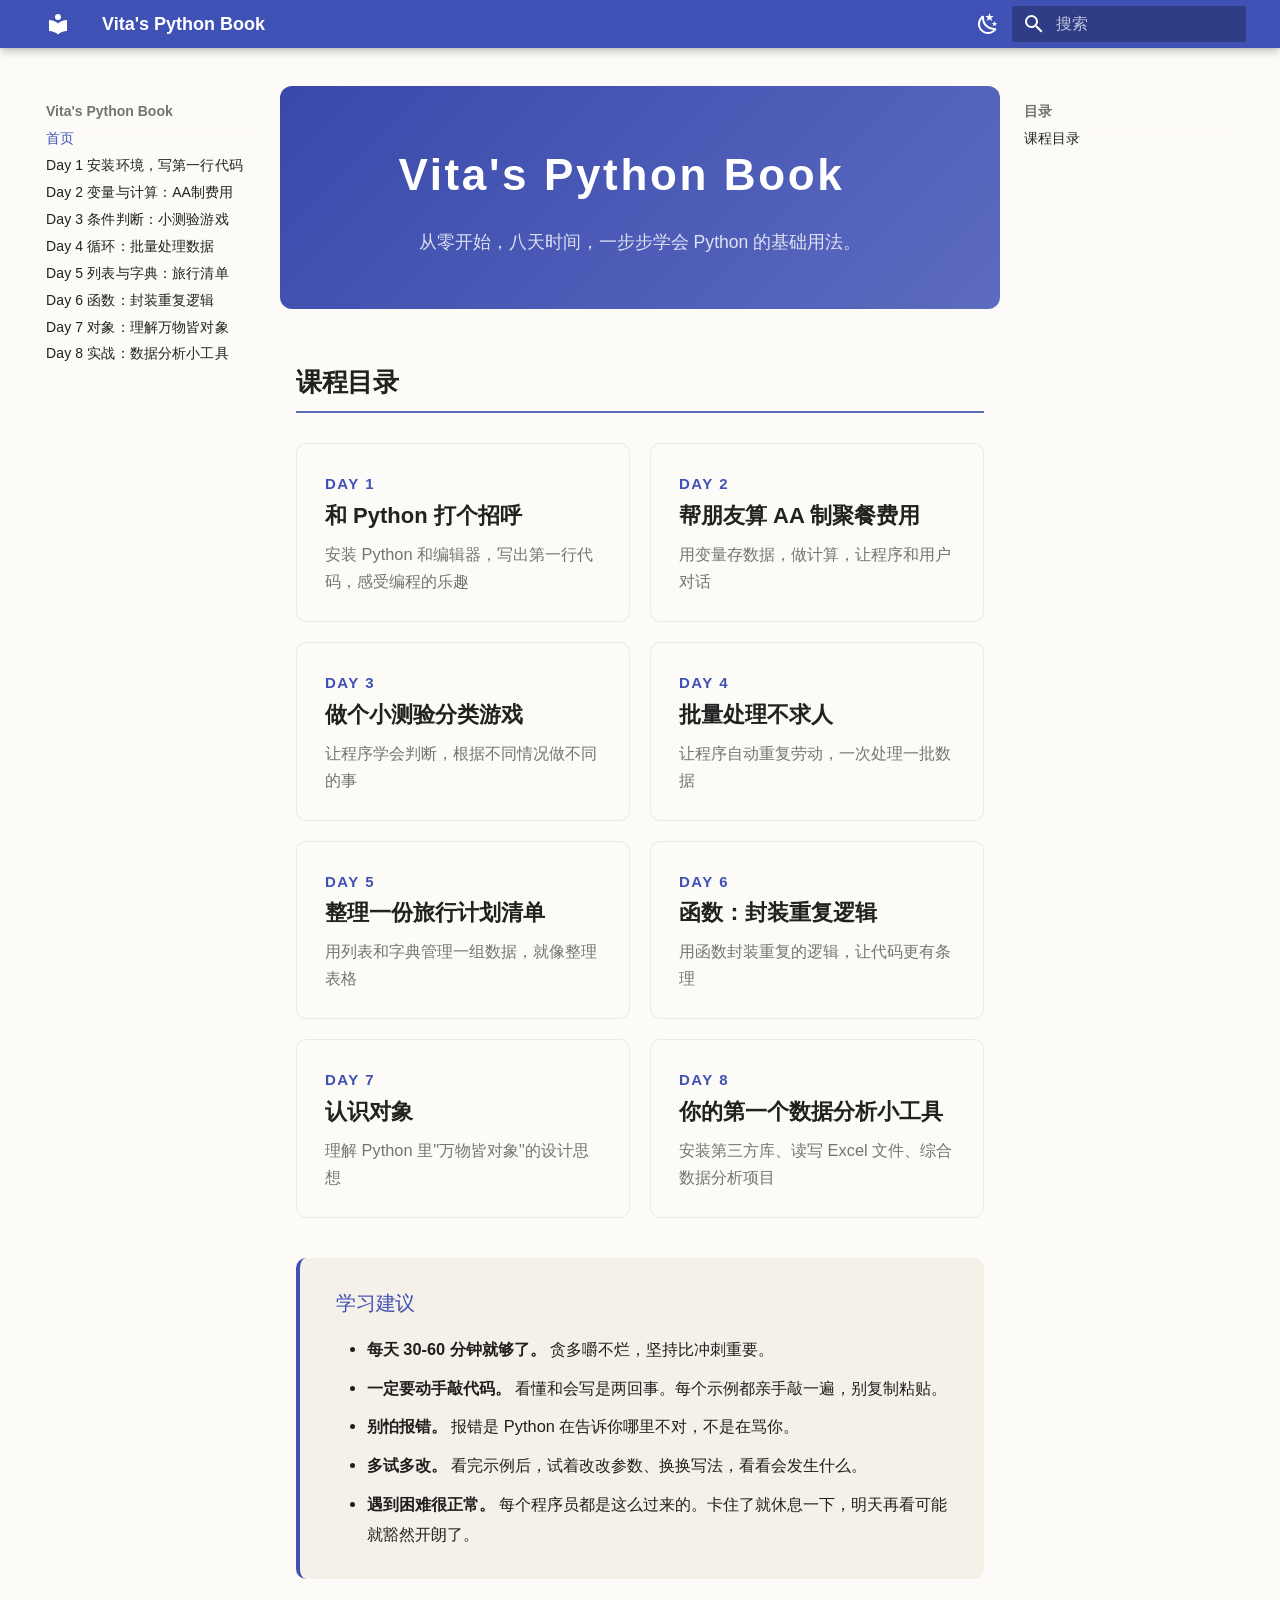
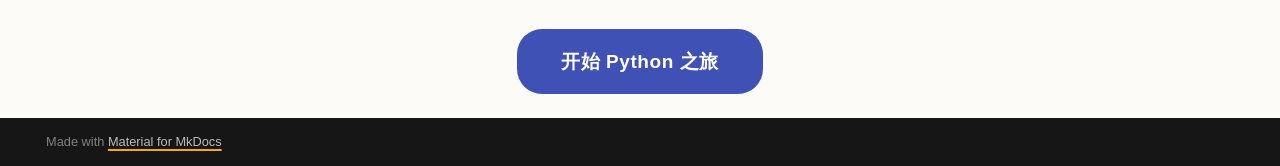
<file: index.html>
<!doctype html>
<html lang="zh" class="no-js">
  <head>
    
      <meta charset="utf-8">
      <meta name="viewport" content="width=device-width,initial-scale=1">
      
        <meta name="description" content="从零开始，八天入门 Python">
      
      
      
      
      
        <link rel="next" href="day1/">
      
      
        
      
      
      <link rel="icon" href="assets/images/favicon.png">
      <meta name="generator" content="mkdocs-1.6.1, mkdocs-material-9.7.5">
    
    
      
        <title>Vita's Python Book</title>
      
    
    
      <link rel="stylesheet" href="assets/stylesheets/main.484c7ddc.min.css">
      
        
        <link rel="stylesheet" href="assets/stylesheets/palette.ab4e12ef.min.css">
      
      


    
    
      
    
    
      
        
        
        <link rel="preconnect" href="https://fonts.gstatic.com" crossorigin>
        <link rel="stylesheet" href="https://fonts.googleapis.com/css?family=LXGW+WenKai:300,300i,400,400i,700,700i%7CJetBrains+Mono:400,400i,700,700i&display=fallback">
        <style>:root{--md-text-font:"LXGW WenKai";--md-code-font:"JetBrains Mono"}</style>
      
    
    
      <link rel="stylesheet" href="stylesheets/extra.css">
    
    <script>__md_scope=new URL(".",location),__md_hash=e=>[...e].reduce(((e,_)=>(e<<5)-e+_.charCodeAt(0)),0),__md_get=(e,_=localStorage,t=__md_scope)=>JSON.parse(_.getItem(t.pathname+"."+e)),__md_set=(e,_,t=localStorage,a=__md_scope)=>{try{t.setItem(a.pathname+"."+e,JSON.stringify(_))}catch(e){}}</script>
    
      

    
    
  </head>
  
  
    
    
      
    
    
    
    
    <body dir="ltr" data-md-color-scheme="default" data-md-color-primary="indigo" data-md-color-accent="amber">
  
    
    <input class="md-toggle" data-md-toggle="drawer" type="checkbox" id="__drawer" autocomplete="off">
    <input class="md-toggle" data-md-toggle="search" type="checkbox" id="__search" autocomplete="off">
    <label class="md-overlay" for="__drawer"></label>
    <div data-md-component="skip">
      
        
        <a href="#vitas-python-book" class="md-skip">
          跳转至
        </a>
      
    </div>
    <div data-md-component="announce">
      
    </div>
    
    
      

  

<header class="md-header md-header--shadow" data-md-component="header">
  <nav class="md-header__inner md-grid" aria-label="页眉">
    <a href="." title="Vita&#39;s Python Book" class="md-header__button md-logo" aria-label="Vita's Python Book" data-md-component="logo">
      
  
  <svg xmlns="http://www.w3.org/2000/svg" viewBox="0 0 24 24"><path d="M12 8a3 3 0 0 0 3-3 3 3 0 0 0-3-3 3 3 0 0 0-3 3 3 3 0 0 0 3 3m0 3.54C9.64 9.35 6.5 8 3 8v11c3.5 0 6.64 1.35 9 3.54 2.36-2.19 5.5-3.54 9-3.54V8c-3.5 0-6.64 1.35-9 3.54"/></svg>

    </a>
    <label class="md-header__button md-icon" for="__drawer">
      
      <svg xmlns="http://www.w3.org/2000/svg" viewBox="0 0 24 24"><path d="M3 6h18v2H3zm0 5h18v2H3zm0 5h18v2H3z"/></svg>
    </label>
    <div class="md-header__title" data-md-component="header-title">
      <div class="md-header__ellipsis">
        <div class="md-header__topic">
          <span class="md-ellipsis">
            Vita's Python Book
          </span>
        </div>
        <div class="md-header__topic" data-md-component="header-topic">
          <span class="md-ellipsis">
            
              首页
            
          </span>
        </div>
      </div>
    </div>
    
      
        <form class="md-header__option" data-md-component="palette">
  
    
    
    
    <input class="md-option" data-md-color-media="" data-md-color-scheme="default" data-md-color-primary="indigo" data-md-color-accent="amber"  aria-label="切换到深色模式"  type="radio" name="__palette" id="__palette_0">
    
      <label class="md-header__button md-icon" title="切换到深色模式" for="__palette_1" hidden>
        <svg xmlns="http://www.w3.org/2000/svg" viewBox="0 0 24 24"><path d="m17.75 4.09-2.53 1.94.91 3.06-2.63-1.81-2.63 1.81.91-3.06-2.53-1.94L12.44 4l1.06-3 1.06 3zm3.5 6.91-1.64 1.25.59 1.98-1.7-1.17-1.7 1.17.59-1.98L15.75 11l2.06-.05L18.5 9l.69 1.95zm-2.28 4.95c.83-.08 1.72 1.1 1.19 1.85-.32.45-.66.87-1.08 1.27C15.17 23 8.84 23 4.94 19.07c-3.91-3.9-3.91-10.24 0-14.14.4-.4.82-.76 1.27-1.08.75-.53 1.93.36 1.85 1.19-.27 2.86.69 5.83 2.89 8.02a9.96 9.96 0 0 0 8.02 2.89m-1.64 2.02a12.08 12.08 0 0 1-7.8-3.47c-2.17-2.19-3.33-5-3.49-7.82-2.81 3.14-2.7 7.96.31 10.98 3.02 3.01 7.84 3.12 10.98.31"/></svg>
      </label>
    
  
    
    
    
    <input class="md-option" data-md-color-media="" data-md-color-scheme="slate" data-md-color-primary="indigo" data-md-color-accent="amber"  aria-label="切换到浅色模式"  type="radio" name="__palette" id="__palette_1">
    
      <label class="md-header__button md-icon" title="切换到浅色模式" for="__palette_0" hidden>
        <svg xmlns="http://www.w3.org/2000/svg" viewBox="0 0 24 24"><path d="M12 7a5 5 0 0 1 5 5 5 5 0 0 1-5 5 5 5 0 0 1-5-5 5 5 0 0 1 5-5m0 2a3 3 0 0 0-3 3 3 3 0 0 0 3 3 3 3 0 0 0 3-3 3 3 0 0 0-3-3m0-7 2.39 3.42C13.65 5.15 12.84 5 12 5s-1.65.15-2.39.42zM3.34 7l4.16-.35A7.2 7.2 0 0 0 5.94 8.5c-.44.74-.69 1.5-.83 2.29zm.02 10 1.76-3.77a7.131 7.131 0 0 0 2.38 4.14zM20.65 7l-1.77 3.79a7.02 7.02 0 0 0-2.38-4.15zm-.01 10-4.14.36c.59-.51 1.12-1.14 1.54-1.86.42-.73.69-1.5.83-2.29zM12 22l-2.41-3.44c.74.27 1.55.44 2.41.44.82 0 1.63-.17 2.37-.44z"/></svg>
      </label>
    
  
</form>
      
    
    
      <script>var palette=__md_get("__palette");if(palette&&palette.color){if("(prefers-color-scheme)"===palette.color.media){var media=matchMedia("(prefers-color-scheme: light)"),input=document.querySelector(media.matches?"[data-md-color-media='(prefers-color-scheme: light)']":"[data-md-color-media='(prefers-color-scheme: dark)']");palette.color.media=input.getAttribute("data-md-color-media"),palette.color.scheme=input.getAttribute("data-md-color-scheme"),palette.color.primary=input.getAttribute("data-md-color-primary"),palette.color.accent=input.getAttribute("data-md-color-accent")}for(var[key,value]of Object.entries(palette.color))document.body.setAttribute("data-md-color-"+key,value)}</script>
    
    
    
      
      
        <label class="md-header__button md-icon" for="__search">
          
          <svg xmlns="http://www.w3.org/2000/svg" viewBox="0 0 24 24"><path d="M9.5 3A6.5 6.5 0 0 1 16 9.5c0 1.61-.59 3.09-1.56 4.23l.27.27h.79l5 5-1.5 1.5-5-5v-.79l-.27-.27A6.52 6.52 0 0 1 9.5 16 6.5 6.5 0 0 1 3 9.5 6.5 6.5 0 0 1 9.5 3m0 2C7 5 5 7 5 9.5S7 14 9.5 14 14 12 14 9.5 12 5 9.5 5"/></svg>
        </label>
        <div class="md-search" data-md-component="search" role="dialog">
  <label class="md-search__overlay" for="__search"></label>
  <div class="md-search__inner" role="search">
    <form class="md-search__form" name="search">
      <input type="text" class="md-search__input" name="query" aria-label="搜索" placeholder="搜索" autocapitalize="off" autocorrect="off" autocomplete="off" spellcheck="false" data-md-component="search-query" required>
      <label class="md-search__icon md-icon" for="__search">
        
        <svg xmlns="http://www.w3.org/2000/svg" viewBox="0 0 24 24"><path d="M9.5 3A6.5 6.5 0 0 1 16 9.5c0 1.61-.59 3.09-1.56 4.23l.27.27h.79l5 5-1.5 1.5-5-5v-.79l-.27-.27A6.52 6.52 0 0 1 9.5 16 6.5 6.5 0 0 1 3 9.5 6.5 6.5 0 0 1 9.5 3m0 2C7 5 5 7 5 9.5S7 14 9.5 14 14 12 14 9.5 12 5 9.5 5"/></svg>
        
        <svg xmlns="http://www.w3.org/2000/svg" viewBox="0 0 24 24"><path d="M20 11v2H8l5.5 5.5-1.42 1.42L4.16 12l7.92-7.92L13.5 5.5 8 11z"/></svg>
      </label>
      <nav class="md-search__options" aria-label="查找">
        
        <button type="reset" class="md-search__icon md-icon" title="清空当前内容" aria-label="清空当前内容" tabindex="-1">
          
          <svg xmlns="http://www.w3.org/2000/svg" viewBox="0 0 24 24"><path d="M19 6.41 17.59 5 12 10.59 6.41 5 5 6.41 10.59 12 5 17.59 6.41 19 12 13.41 17.59 19 19 17.59 13.41 12z"/></svg>
        </button>
      </nav>
      
    </form>
    <div class="md-search__output">
      <div class="md-search__scrollwrap" tabindex="0" data-md-scrollfix>
        <div class="md-search-result" data-md-component="search-result">
          <div class="md-search-result__meta">
            正在初始化搜索引擎
          </div>
          <ol class="md-search-result__list" role="presentation"></ol>
        </div>
      </div>
    </div>
  </div>
</div>
      
    
    
  </nav>
  
</header>
    
    <div class="md-container" data-md-component="container">
      
      
        
          
        
      
      <main class="md-main" data-md-component="main">
        <div class="md-main__inner md-grid">
          
            
              
              <div class="md-sidebar md-sidebar--primary" data-md-component="sidebar" data-md-type="navigation" >
                <div class="md-sidebar__scrollwrap">
                  <div class="md-sidebar__inner">
                    



<nav class="md-nav md-nav--primary" aria-label="导航栏" data-md-level="0">
  <label class="md-nav__title" for="__drawer">
    <a href="." title="Vita&#39;s Python Book" class="md-nav__button md-logo" aria-label="Vita's Python Book" data-md-component="logo">
      
  
  <svg xmlns="http://www.w3.org/2000/svg" viewBox="0 0 24 24"><path d="M12 8a3 3 0 0 0 3-3 3 3 0 0 0-3-3 3 3 0 0 0-3 3 3 3 0 0 0 3 3m0 3.54C9.64 9.35 6.5 8 3 8v11c3.5 0 6.64 1.35 9 3.54 2.36-2.19 5.5-3.54 9-3.54V8c-3.5 0-6.64 1.35-9 3.54"/></svg>

    </a>
    Vita's Python Book
  </label>
  
  <ul class="md-nav__list" data-md-scrollfix>
    
      
      
  
  
    
  
  
  
    <li class="md-nav__item md-nav__item--active">
      
      <input class="md-nav__toggle md-toggle" type="checkbox" id="__toc">
      
      
        
      
      
        <label class="md-nav__link md-nav__link--active" for="__toc">
          
  
  
  <span class="md-ellipsis">
    
  
    首页
  

    
  </span>
  
  

          <span class="md-nav__icon md-icon"></span>
        </label>
      
      <a href="." class="md-nav__link md-nav__link--active">
        
  
  
  <span class="md-ellipsis">
    
  
    首页
  

    
  </span>
  
  

      </a>
      
        

<nav class="md-nav md-nav--secondary" aria-label="目录">
  
  
  
    
  
  
    <label class="md-nav__title" for="__toc">
      <span class="md-nav__icon md-icon"></span>
      目录
    </label>
    <ul class="md-nav__list" data-md-component="toc" data-md-scrollfix>
      
        <li class="md-nav__item">
  <a href="#_1" class="md-nav__link">
    <span class="md-ellipsis">
      
        课程目录
      
    </span>
  </a>
  
</li>
      
    </ul>
  
</nav>
      
    </li>
  

    
      
      
  
  
  
  
    <li class="md-nav__item">
      <a href="day1/" class="md-nav__link">
        
  
  
  <span class="md-ellipsis">
    
  
    Day 1 安装环境，写第一行代码
  

    
  </span>
  
  

      </a>
    </li>
  

    
      
      
  
  
  
  
    <li class="md-nav__item">
      <a href="day2/" class="md-nav__link">
        
  
  
  <span class="md-ellipsis">
    
  
    Day 2 变量与计算：AA制费用
  

    
  </span>
  
  

      </a>
    </li>
  

    
      
      
  
  
  
  
    <li class="md-nav__item">
      <a href="day3/" class="md-nav__link">
        
  
  
  <span class="md-ellipsis">
    
  
    Day 3 条件判断：小测验游戏
  

    
  </span>
  
  

      </a>
    </li>
  

    
      
      
  
  
  
  
    <li class="md-nav__item">
      <a href="day4/" class="md-nav__link">
        
  
  
  <span class="md-ellipsis">
    
  
    Day 4 循环：批量处理数据
  

    
  </span>
  
  

      </a>
    </li>
  

    
      
      
  
  
  
  
    <li class="md-nav__item">
      <a href="day5/" class="md-nav__link">
        
  
  
  <span class="md-ellipsis">
    
  
    Day 5 列表与字典：旅行清单
  

    
  </span>
  
  

      </a>
    </li>
  

    
      
      
  
  
  
  
    <li class="md-nav__item">
      <a href="day6/" class="md-nav__link">
        
  
  
  <span class="md-ellipsis">
    
  
    Day 6 函数：封装重复逻辑
  

    
  </span>
  
  

      </a>
    </li>
  

    
      
      
  
  
  
  
    <li class="md-nav__item">
      <a href="day7/" class="md-nav__link">
        
  
  
  <span class="md-ellipsis">
    
  
    Day 7 对象：理解万物皆对象
  

    
  </span>
  
  

      </a>
    </li>
  

    
      
      
  
  
  
  
    <li class="md-nav__item">
      <a href="day8/" class="md-nav__link">
        
  
  
  <span class="md-ellipsis">
    
  
    Day 8 实战：数据分析小工具
  

    
  </span>
  
  

      </a>
    </li>
  

    
  </ul>
</nav>
                  </div>
                </div>
              </div>
            
            
              
              <div class="md-sidebar md-sidebar--secondary" data-md-component="sidebar" data-md-type="toc" >
                <div class="md-sidebar__scrollwrap">
                  <div class="md-sidebar__inner">
                    

<nav class="md-nav md-nav--secondary" aria-label="目录">
  
  
  
    
  
  
    <label class="md-nav__title" for="__toc">
      <span class="md-nav__icon md-icon"></span>
      目录
    </label>
    <ul class="md-nav__list" data-md-component="toc" data-md-scrollfix>
      
        <li class="md-nav__item">
  <a href="#_1" class="md-nav__link">
    <span class="md-ellipsis">
      
        课程目录
      
    </span>
  </a>
  
</li>
      
    </ul>
  
</nav>
                  </div>
                </div>
              </div>
            
          
          
            <div class="md-content" data-md-component="content">
              
              <article class="md-content__inner md-typeset">
                
                  



<div class="hero-section">
<h1 id="vitas-python-book">Vita's Python Book<a class="headerlink" href="#vitas-python-book" title="Permanent link">&para;</a></h1>
<p class="intro">
从零开始，八天时间，一步步学会 Python 的基础用法。
</p>
</div>
<h2 id="_1">课程目录<a class="headerlink" href="#_1" title="Permanent link">&para;</a></h2>
<div class="day-cards">

<a class="day-card" href="day1/">
  <span class="day-num">DAY 1</span>
  <span class="day-title">和 Python 打个招呼</span>
  <span class="day-desc">安装 Python 和编辑器，写出第一行代码，感受编程的乐趣</span>
</a>

<a class="day-card" href="day2/">
  <span class="day-num">DAY 2</span>
  <span class="day-title">帮朋友算 AA 制聚餐费用</span>
  <span class="day-desc">用变量存数据，做计算，让程序和用户对话</span>
</a>

<a class="day-card" href="day3/">
  <span class="day-num">DAY 3</span>
  <span class="day-title">做个小测验分类游戏</span>
  <span class="day-desc">让程序学会判断，根据不同情况做不同的事</span>
</a>

<a class="day-card" href="day4/">
  <span class="day-num">DAY 4</span>
  <span class="day-title">批量处理不求人</span>
  <span class="day-desc">让程序自动重复劳动，一次处理一批数据</span>
</a>

<a class="day-card" href="day5/">
  <span class="day-num">DAY 5</span>
  <span class="day-title">整理一份旅行计划清单</span>
  <span class="day-desc">用列表和字典管理一组数据，就像整理表格</span>
</a>

<a class="day-card" href="day6/">
  <span class="day-num">DAY 6</span>
  <span class="day-title">函数：封装重复逻辑</span>
  <span class="day-desc">用函数封装重复的逻辑，让代码更有条理</span>
</a>

<a class="day-card" href="day7/">
  <span class="day-num">DAY 7</span>
  <span class="day-title">认识对象</span>
  <span class="day-desc">理解 Python 里"万物皆对象"的设计思想</span>
</a>

<a class="day-card" href="day8/">
  <span class="day-num">DAY 8</span>
  <span class="day-title">你的第一个数据分析小工具</span>
  <span class="day-desc">安装第三方库、读写 Excel 文件、综合数据分析项目</span>
</a>

</div>

<div class="tips-box">
<h3 id="_2">学习建议<a class="headerlink" href="#_2" title="Permanent link">&para;</a></h3>
<ul>
<li><strong>每天 30-60 分钟就够了。</strong> 贪多嚼不烂，坚持比冲刺重要。</li>
<li><strong>一定要动手敲代码。</strong> 看懂和会写是两回事。每个示例都亲手敲一遍，别复制粘贴。</li>
<li><strong>别怕报错。</strong> 报错是 Python 在告诉你哪里不对，不是在骂你。</li>
<li><strong>多试多改。</strong> 看完示例后，试着改改参数、换换写法，看看会发生什么。</li>
<li><strong>遇到困难很正常。</strong> 每个程序员都是这么过来的。卡住了就休息一下，明天再看可能就豁然开朗了。</li>
</ul>
</div>
<div class="cta-section">
<p><a class="cta-button" href="day1/">开始 Python 之旅</a></p>
</div>












                
              </article>
            </div>
          
          
<script>var target=document.getElementById(location.hash.slice(1));target&&target.name&&(target.checked=target.name.startsWith("__tabbed_"))</script>
        </div>
        
          <button type="button" class="md-top md-icon" data-md-component="top" hidden>
  
  <svg xmlns="http://www.w3.org/2000/svg" viewBox="0 0 24 24"><path d="M13 20h-2V8l-5.5 5.5-1.42-1.42L12 4.16l7.92 7.92-1.42 1.42L13 8z"/></svg>
  回到页面顶部
</button>
        
      </main>
      
        <footer class="md-footer">
  
  <div class="md-footer-meta md-typeset">
    <div class="md-footer-meta__inner md-grid">
      <div class="md-copyright">
  
  
    Made with
    <a href="https://squidfunk.github.io/mkdocs-material/" target="_blank" rel="noopener">
      Material for MkDocs
    </a>
  
</div>
      
    </div>
  </div>
</footer>
      
    </div>
    <div class="md-dialog" data-md-component="dialog">
      <div class="md-dialog__inner md-typeset"></div>
    </div>
    
    
    
      
      
      <script id="__config" type="application/json">{"annotate": null, "base": ".", "features": ["navigation.sections", "navigation.top", "navigation.instant", "content.code.copy", "toc.follow"], "search": "assets/javascripts/workers/search.2c215733.min.js", "tags": null, "translations": {"clipboard.copied": "\u5df2\u590d\u5236", "clipboard.copy": "\u590d\u5236", "search.result.more.one": "\u5728\u8be5\u9875\u4e0a\u8fd8\u6709 1 \u4e2a\u7b26\u5408\u6761\u4ef6\u7684\u7ed3\u679c", "search.result.more.other": "\u5728\u8be5\u9875\u4e0a\u8fd8\u6709 # \u4e2a\u7b26\u5408\u6761\u4ef6\u7684\u7ed3\u679c", "search.result.none": "\u6ca1\u6709\u627e\u5230\u7b26\u5408\u6761\u4ef6\u7684\u7ed3\u679c", "search.result.one": "\u627e\u5230 1 \u4e2a\u7b26\u5408\u6761\u4ef6\u7684\u7ed3\u679c", "search.result.other": "# \u4e2a\u7b26\u5408\u6761\u4ef6\u7684\u7ed3\u679c", "search.result.placeholder": "\u952e\u5165\u4ee5\u5f00\u59cb\u641c\u7d22", "search.result.term.missing": "\u7f3a\u5c11", "select.version": "\u9009\u62e9\u5f53\u524d\u7248\u672c"}, "version": null}</script>
    
    
      <script src="assets/javascripts/bundle.79ae519e.min.js"></script>
      
    
  </body>
</html>
</file>
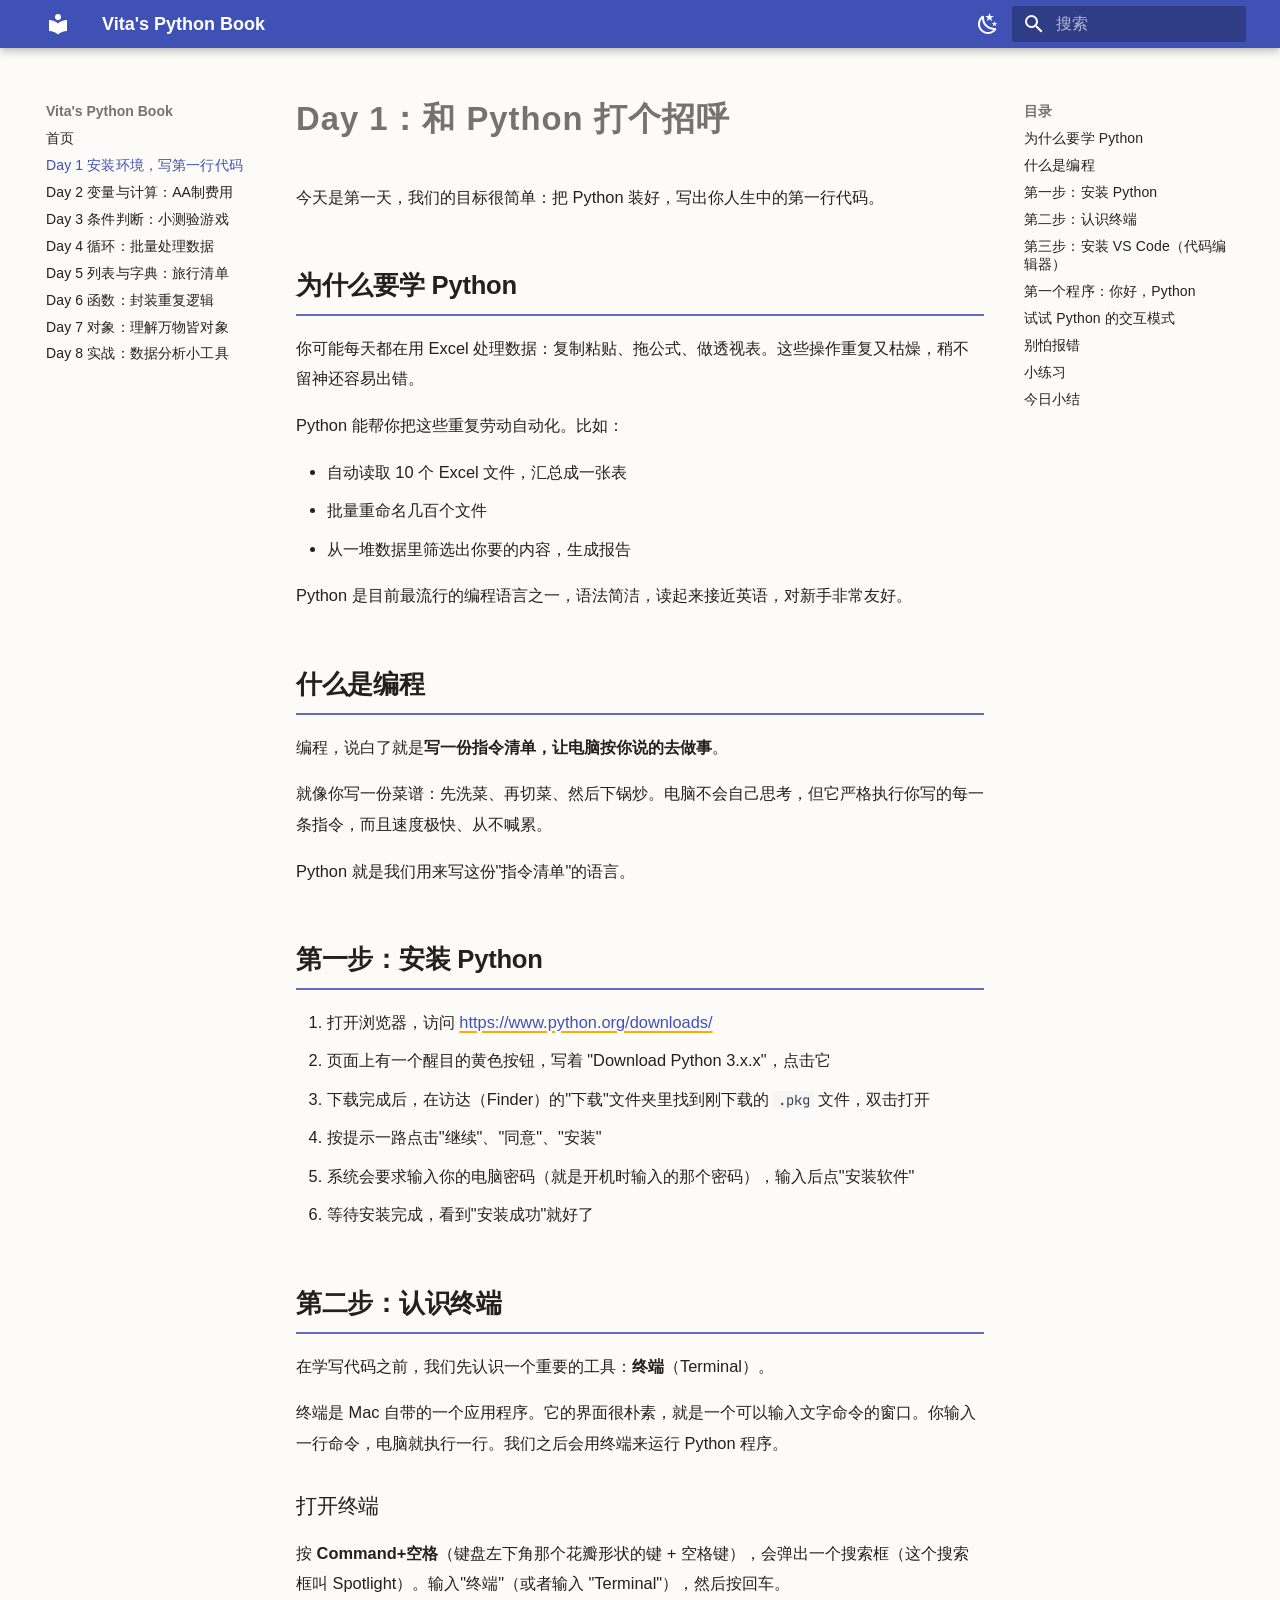
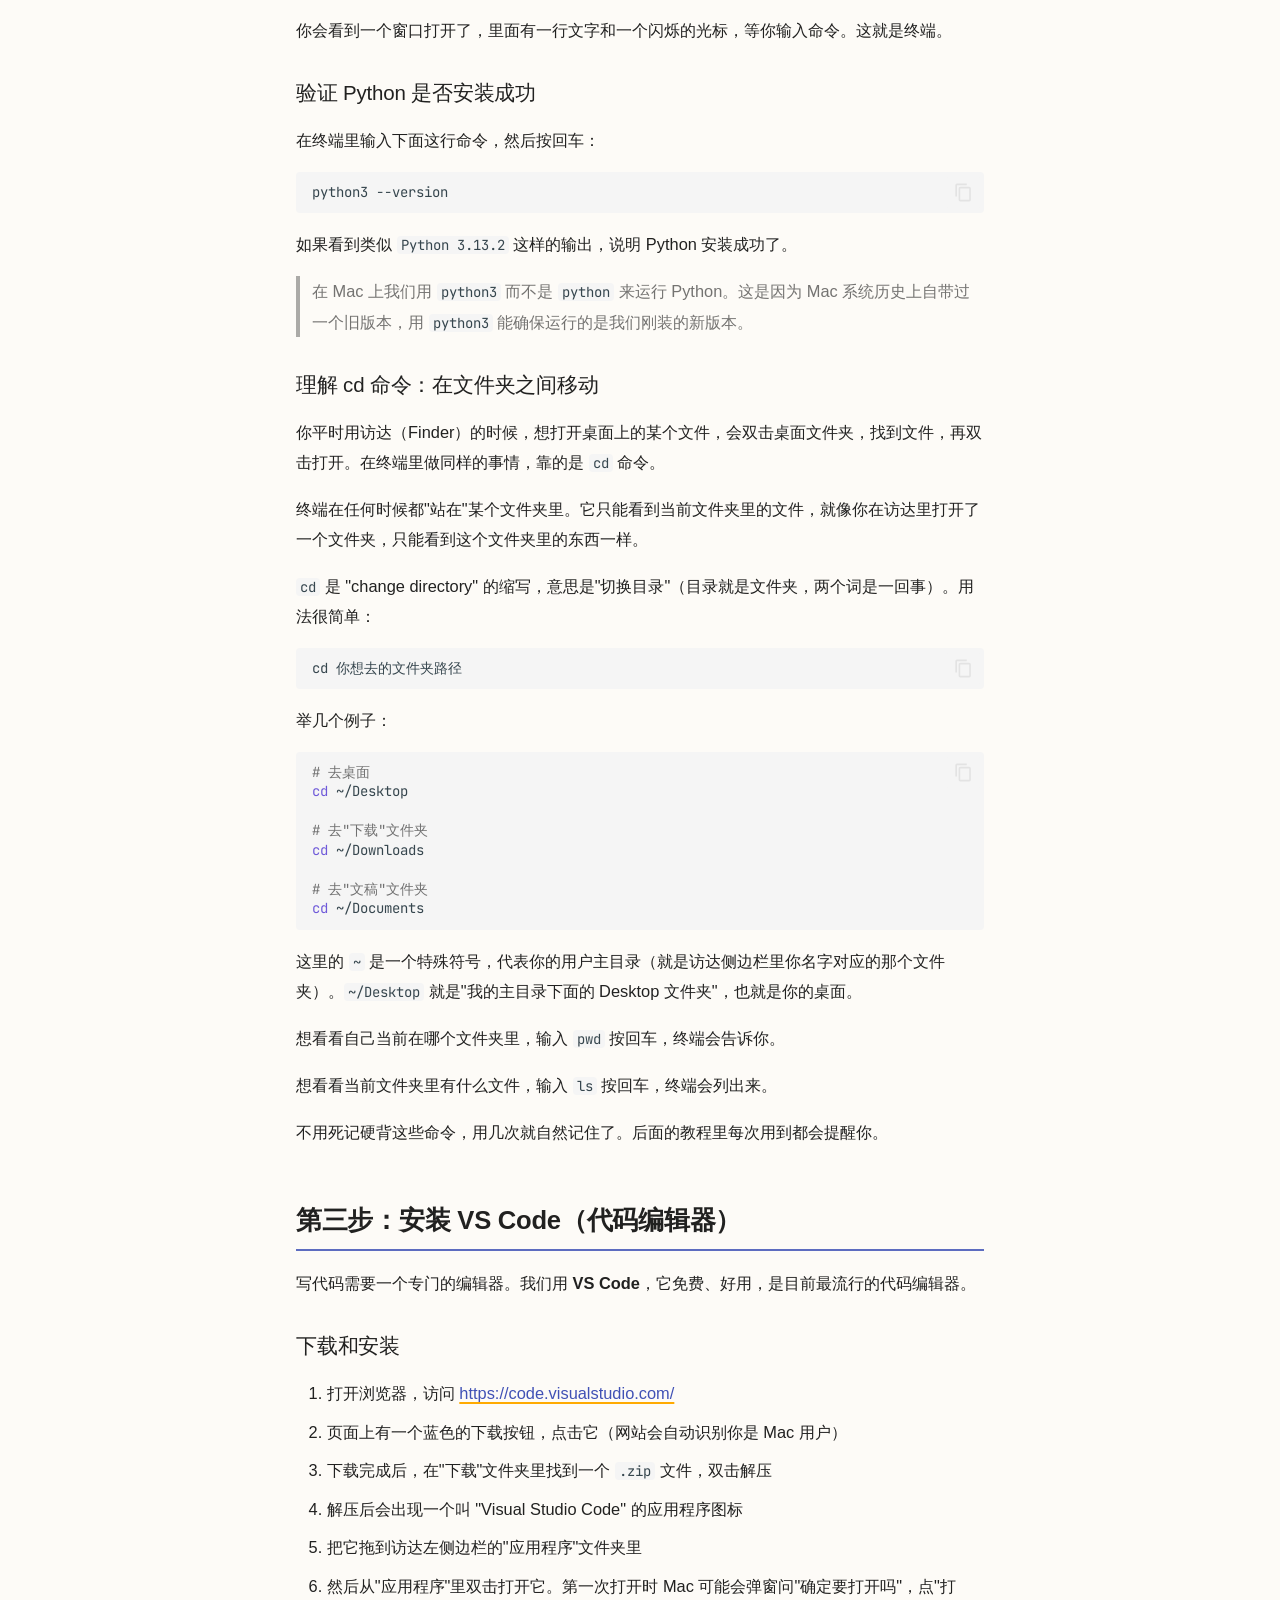
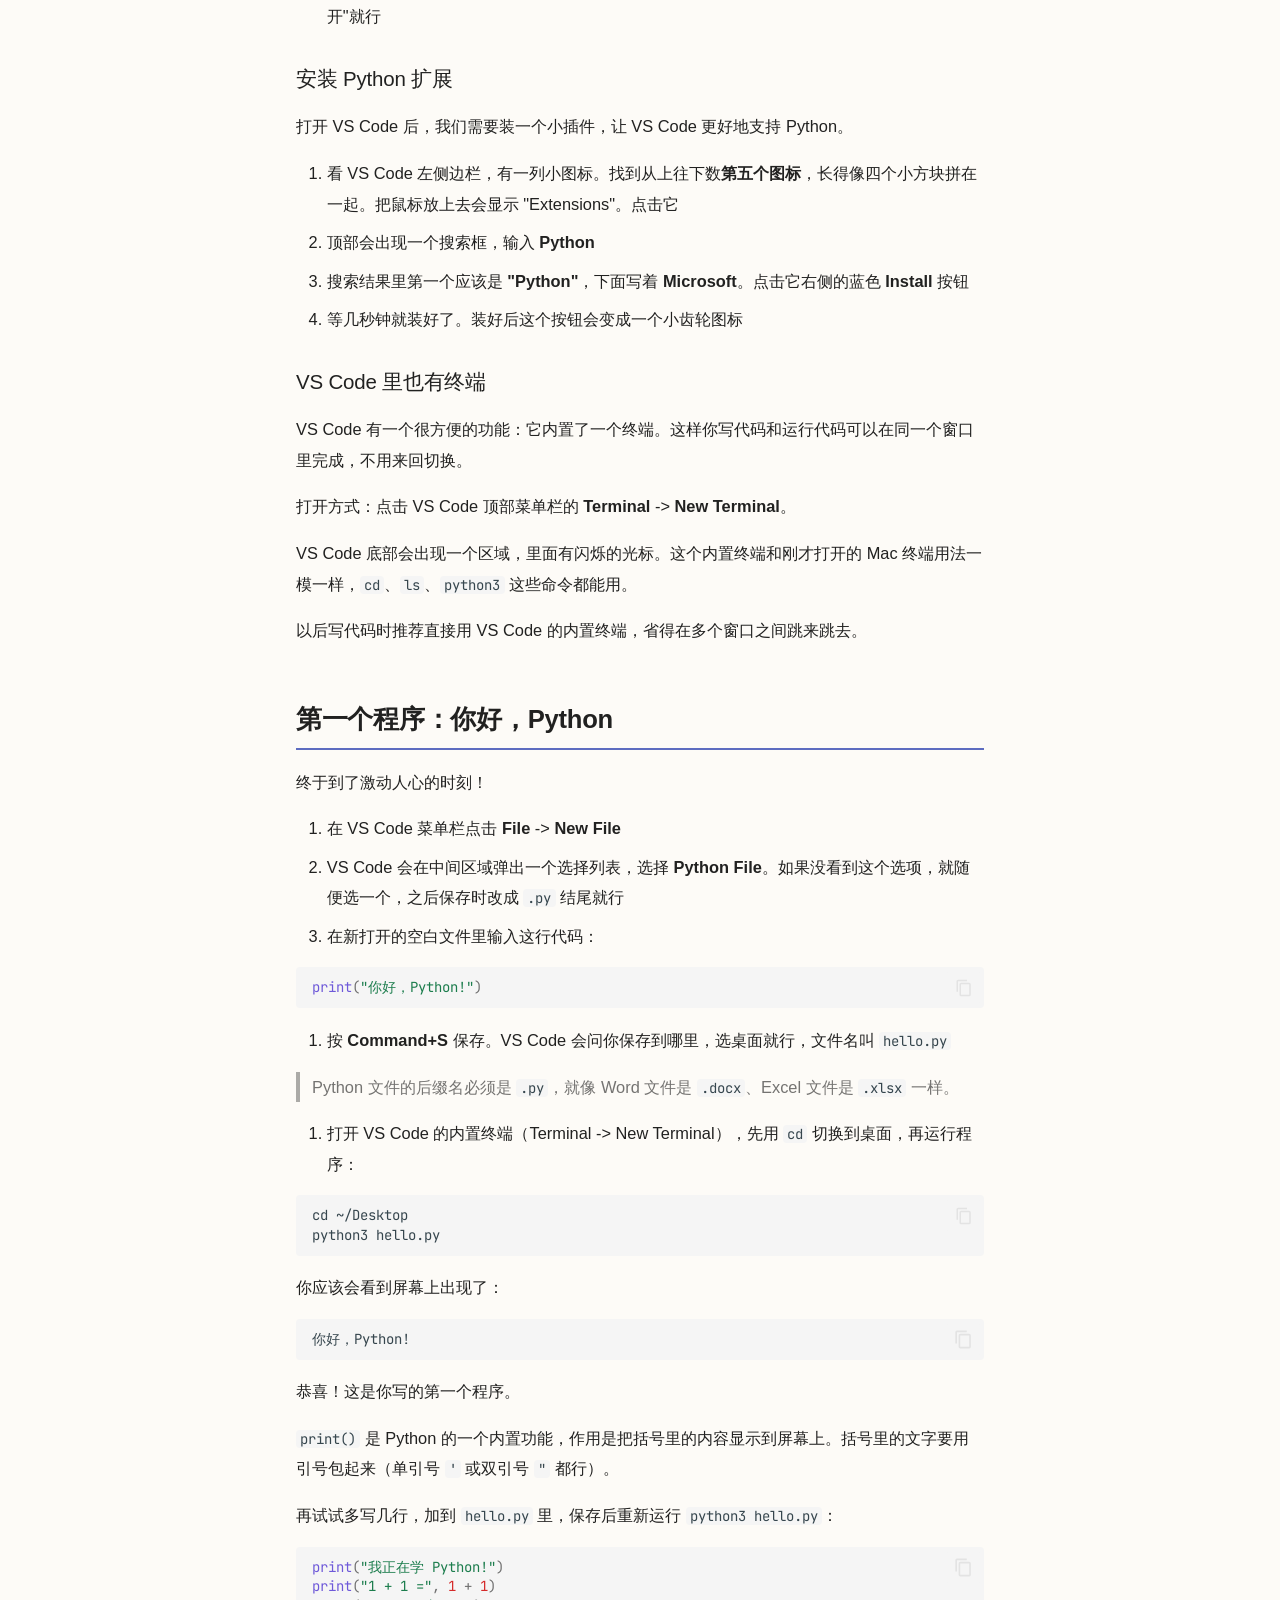
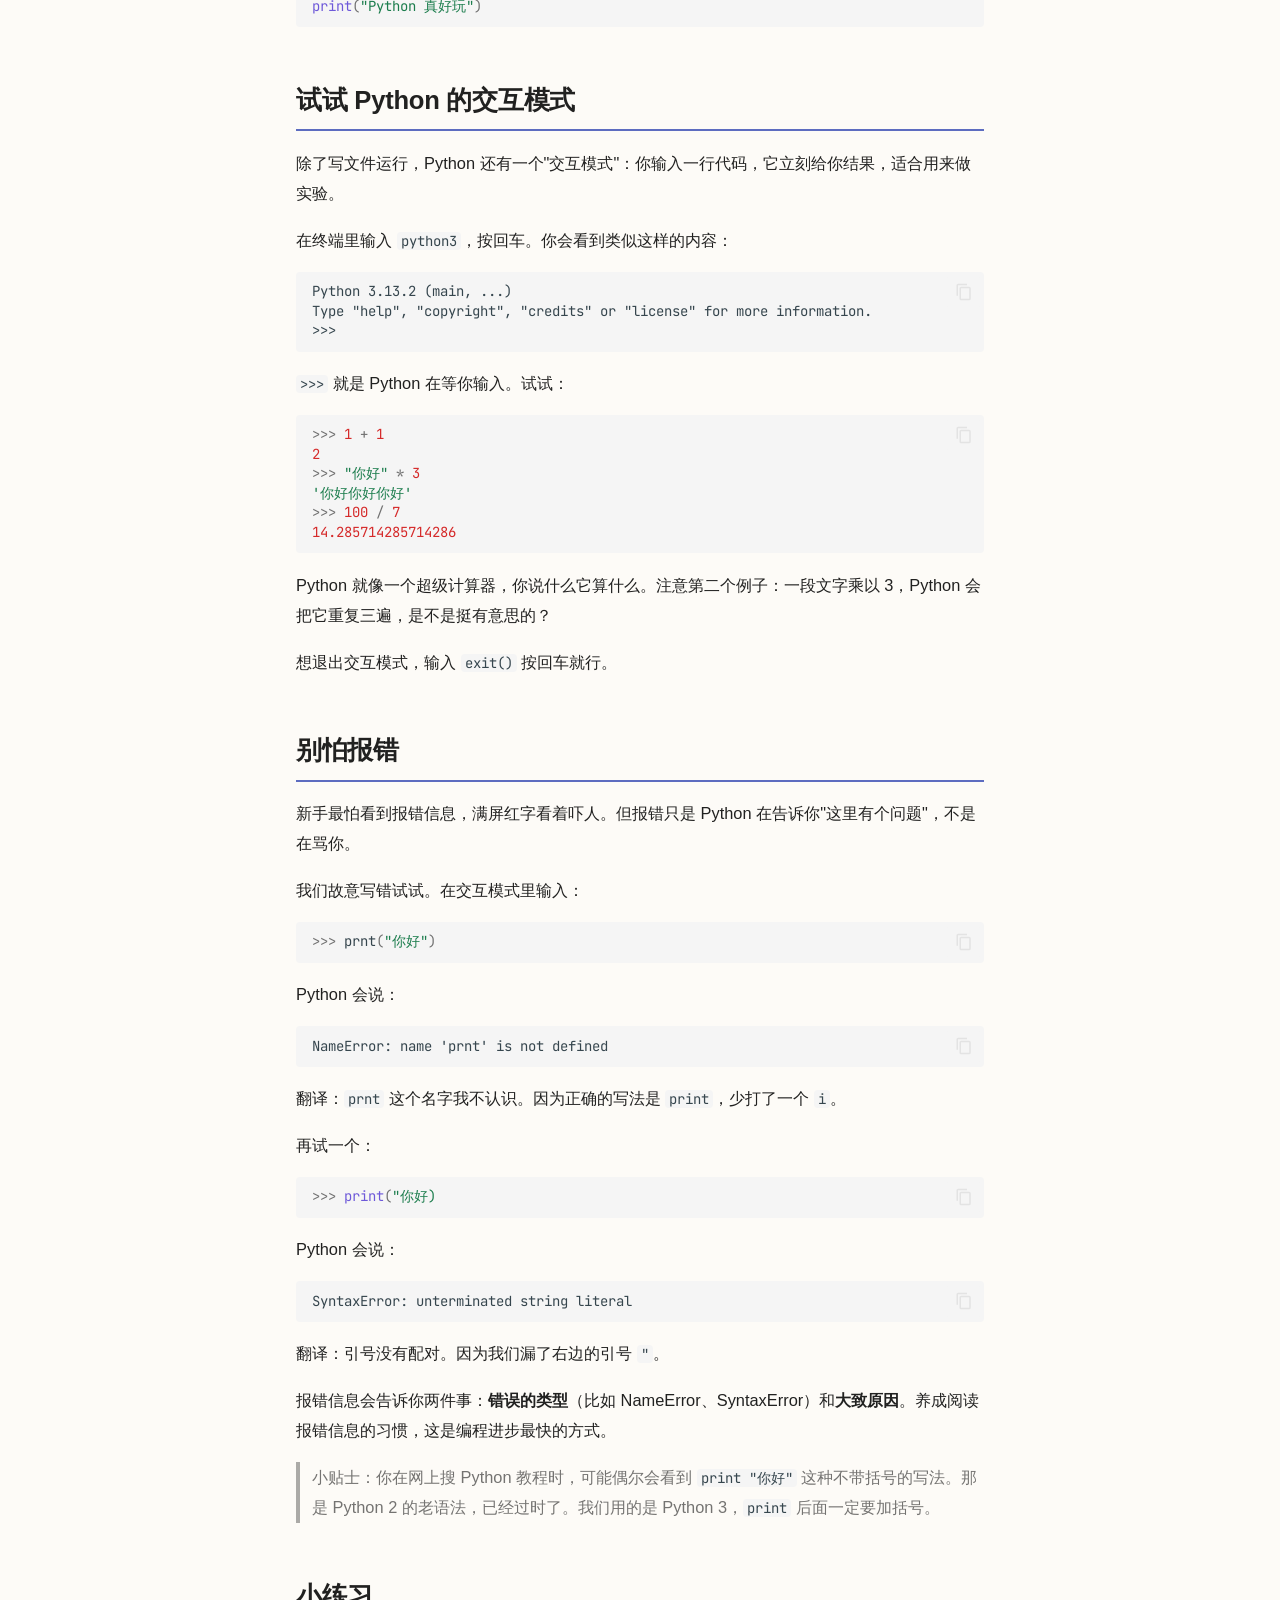
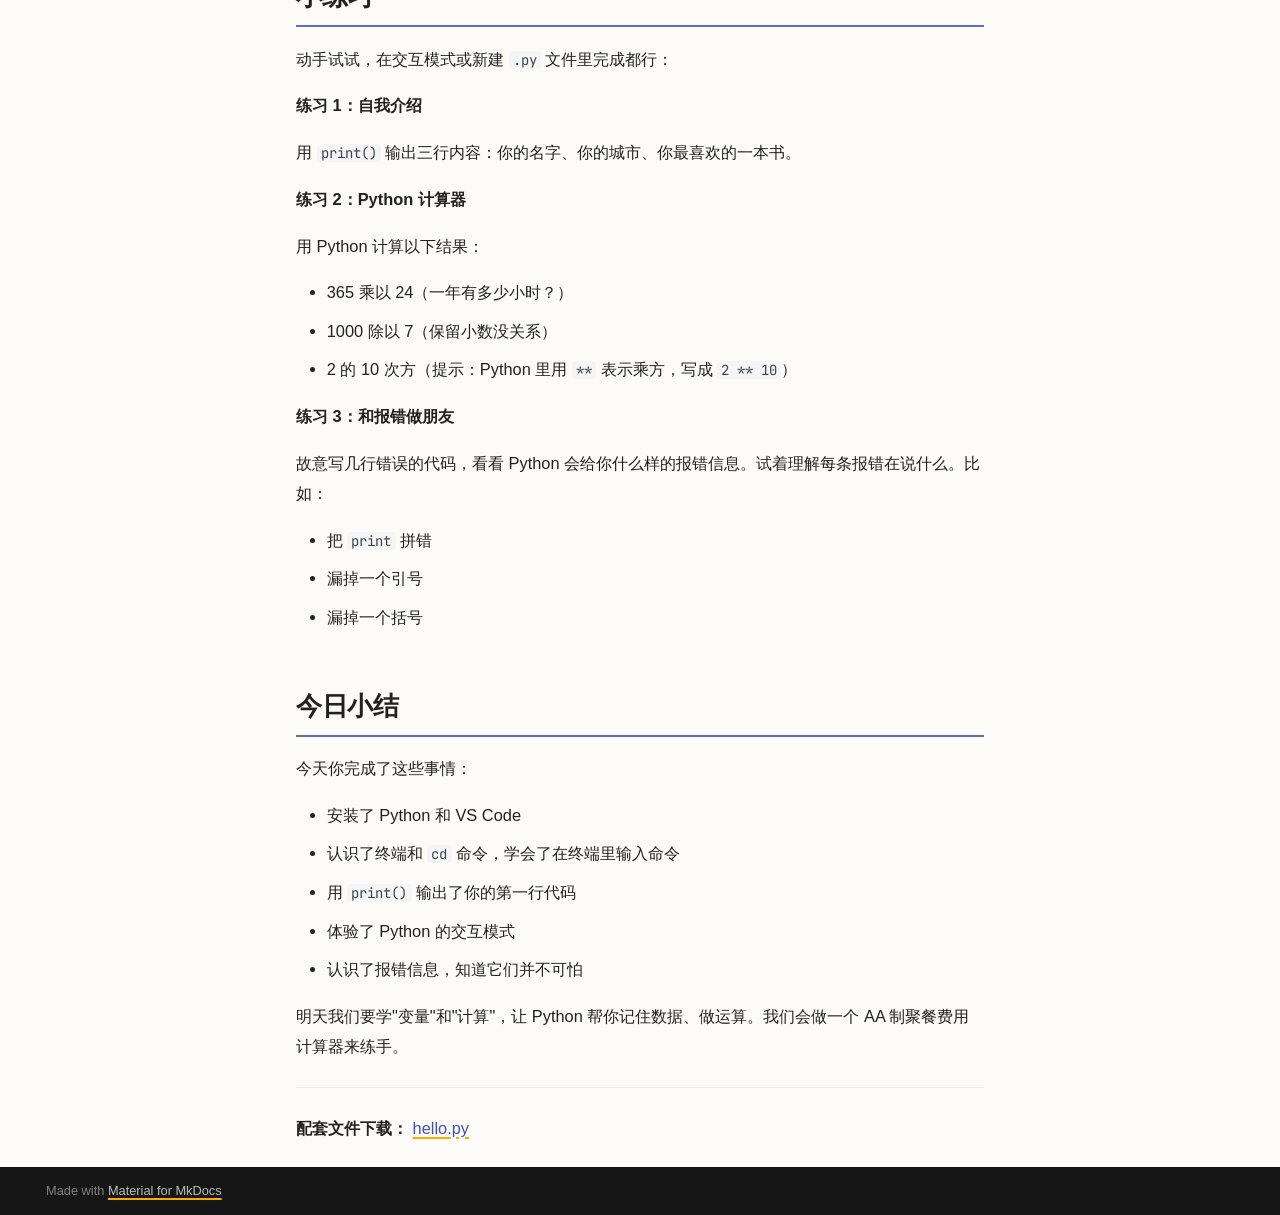
<file: day1/index.html>
<!doctype html>
<html lang="zh" class="no-js">
  <head>
    
      <meta charset="utf-8">
      <meta name="viewport" content="width=device-width,initial-scale=1">
      
        <meta name="description" content="从零开始，八天入门 Python">
      
      
      
      
        <link rel="prev" href="..">
      
      
        <link rel="next" href="../day2/">
      
      
        
      
      
      <link rel="icon" href="../assets/images/favicon.png">
      <meta name="generator" content="mkdocs-1.6.1, mkdocs-material-9.7.5">
    
    
      
        <title>Day 1 安装环境，写第一行代码 - Vita's Python Book</title>
      
    
    
      <link rel="stylesheet" href="../assets/stylesheets/main.484c7ddc.min.css">
      
        
        <link rel="stylesheet" href="../assets/stylesheets/palette.ab4e12ef.min.css">
      
      


    
    
      
    
    
      
        
        
        <link rel="preconnect" href="https://fonts.gstatic.com" crossorigin>
        <link rel="stylesheet" href="https://fonts.googleapis.com/css?family=LXGW+WenKai:300,300i,400,400i,700,700i%7CJetBrains+Mono:400,400i,700,700i&display=fallback">
        <style>:root{--md-text-font:"LXGW WenKai";--md-code-font:"JetBrains Mono"}</style>
      
    
    
      <link rel="stylesheet" href="../stylesheets/extra.css">
    
    <script>__md_scope=new URL("..",location),__md_hash=e=>[...e].reduce(((e,_)=>(e<<5)-e+_.charCodeAt(0)),0),__md_get=(e,_=localStorage,t=__md_scope)=>JSON.parse(_.getItem(t.pathname+"."+e)),__md_set=(e,_,t=localStorage,a=__md_scope)=>{try{t.setItem(a.pathname+"."+e,JSON.stringify(_))}catch(e){}}</script>
    
      

    
    
  </head>
  
  
    
    
      
    
    
    
    
    <body dir="ltr" data-md-color-scheme="default" data-md-color-primary="indigo" data-md-color-accent="amber">
  
    
    <input class="md-toggle" data-md-toggle="drawer" type="checkbox" id="__drawer" autocomplete="off">
    <input class="md-toggle" data-md-toggle="search" type="checkbox" id="__search" autocomplete="off">
    <label class="md-overlay" for="__drawer"></label>
    <div data-md-component="skip">
      
        
        <a href="#day-1-python" class="md-skip">
          跳转至
        </a>
      
    </div>
    <div data-md-component="announce">
      
    </div>
    
    
      

  

<header class="md-header md-header--shadow" data-md-component="header">
  <nav class="md-header__inner md-grid" aria-label="页眉">
    <a href=".." title="Vita&#39;s Python Book" class="md-header__button md-logo" aria-label="Vita's Python Book" data-md-component="logo">
      
  
  <svg xmlns="http://www.w3.org/2000/svg" viewBox="0 0 24 24"><path d="M12 8a3 3 0 0 0 3-3 3 3 0 0 0-3-3 3 3 0 0 0-3 3 3 3 0 0 0 3 3m0 3.54C9.64 9.35 6.5 8 3 8v11c3.5 0 6.64 1.35 9 3.54 2.36-2.19 5.5-3.54 9-3.54V8c-3.5 0-6.64 1.35-9 3.54"/></svg>

    </a>
    <label class="md-header__button md-icon" for="__drawer">
      
      <svg xmlns="http://www.w3.org/2000/svg" viewBox="0 0 24 24"><path d="M3 6h18v2H3zm0 5h18v2H3zm0 5h18v2H3z"/></svg>
    </label>
    <div class="md-header__title" data-md-component="header-title">
      <div class="md-header__ellipsis">
        <div class="md-header__topic">
          <span class="md-ellipsis">
            Vita's Python Book
          </span>
        </div>
        <div class="md-header__topic" data-md-component="header-topic">
          <span class="md-ellipsis">
            
              Day 1 安装环境，写第一行代码
            
          </span>
        </div>
      </div>
    </div>
    
      
        <form class="md-header__option" data-md-component="palette">
  
    
    
    
    <input class="md-option" data-md-color-media="" data-md-color-scheme="default" data-md-color-primary="indigo" data-md-color-accent="amber"  aria-label="切换到深色模式"  type="radio" name="__palette" id="__palette_0">
    
      <label class="md-header__button md-icon" title="切换到深色模式" for="__palette_1" hidden>
        <svg xmlns="http://www.w3.org/2000/svg" viewBox="0 0 24 24"><path d="m17.75 4.09-2.53 1.94.91 3.06-2.63-1.81-2.63 1.81.91-3.06-2.53-1.94L12.44 4l1.06-3 1.06 3zm3.5 6.91-1.64 1.25.59 1.98-1.7-1.17-1.7 1.17.59-1.98L15.75 11l2.06-.05L18.5 9l.69 1.95zm-2.28 4.95c.83-.08 1.72 1.1 1.19 1.85-.32.45-.66.87-1.08 1.27C15.17 23 8.84 23 4.94 19.07c-3.91-3.9-3.91-10.24 0-14.14.4-.4.82-.76 1.27-1.08.75-.53 1.93.36 1.85 1.19-.27 2.86.69 5.83 2.89 8.02a9.96 9.96 0 0 0 8.02 2.89m-1.64 2.02a12.08 12.08 0 0 1-7.8-3.47c-2.17-2.19-3.33-5-3.49-7.82-2.81 3.14-2.7 7.96.31 10.98 3.02 3.01 7.84 3.12 10.98.31"/></svg>
      </label>
    
  
    
    
    
    <input class="md-option" data-md-color-media="" data-md-color-scheme="slate" data-md-color-primary="indigo" data-md-color-accent="amber"  aria-label="切换到浅色模式"  type="radio" name="__palette" id="__palette_1">
    
      <label class="md-header__button md-icon" title="切换到浅色模式" for="__palette_0" hidden>
        <svg xmlns="http://www.w3.org/2000/svg" viewBox="0 0 24 24"><path d="M12 7a5 5 0 0 1 5 5 5 5 0 0 1-5 5 5 5 0 0 1-5-5 5 5 0 0 1 5-5m0 2a3 3 0 0 0-3 3 3 3 0 0 0 3 3 3 3 0 0 0 3-3 3 3 0 0 0-3-3m0-7 2.39 3.42C13.65 5.15 12.84 5 12 5s-1.65.15-2.39.42zM3.34 7l4.16-.35A7.2 7.2 0 0 0 5.94 8.5c-.44.74-.69 1.5-.83 2.29zm.02 10 1.76-3.77a7.131 7.131 0 0 0 2.38 4.14zM20.65 7l-1.77 3.79a7.02 7.02 0 0 0-2.38-4.15zm-.01 10-4.14.36c.59-.51 1.12-1.14 1.54-1.86.42-.73.69-1.5.83-2.29zM12 22l-2.41-3.44c.74.27 1.55.44 2.41.44.82 0 1.63-.17 2.37-.44z"/></svg>
      </label>
    
  
</form>
      
    
    
      <script>var palette=__md_get("__palette");if(palette&&palette.color){if("(prefers-color-scheme)"===palette.color.media){var media=matchMedia("(prefers-color-scheme: light)"),input=document.querySelector(media.matches?"[data-md-color-media='(prefers-color-scheme: light)']":"[data-md-color-media='(prefers-color-scheme: dark)']");palette.color.media=input.getAttribute("data-md-color-media"),palette.color.scheme=input.getAttribute("data-md-color-scheme"),palette.color.primary=input.getAttribute("data-md-color-primary"),palette.color.accent=input.getAttribute("data-md-color-accent")}for(var[key,value]of Object.entries(palette.color))document.body.setAttribute("data-md-color-"+key,value)}</script>
    
    
    
      
      
        <label class="md-header__button md-icon" for="__search">
          
          <svg xmlns="http://www.w3.org/2000/svg" viewBox="0 0 24 24"><path d="M9.5 3A6.5 6.5 0 0 1 16 9.5c0 1.61-.59 3.09-1.56 4.23l.27.27h.79l5 5-1.5 1.5-5-5v-.79l-.27-.27A6.52 6.52 0 0 1 9.5 16 6.5 6.5 0 0 1 3 9.5 6.5 6.5 0 0 1 9.5 3m0 2C7 5 5 7 5 9.5S7 14 9.5 14 14 12 14 9.5 12 5 9.5 5"/></svg>
        </label>
        <div class="md-search" data-md-component="search" role="dialog">
  <label class="md-search__overlay" for="__search"></label>
  <div class="md-search__inner" role="search">
    <form class="md-search__form" name="search">
      <input type="text" class="md-search__input" name="query" aria-label="搜索" placeholder="搜索" autocapitalize="off" autocorrect="off" autocomplete="off" spellcheck="false" data-md-component="search-query" required>
      <label class="md-search__icon md-icon" for="__search">
        
        <svg xmlns="http://www.w3.org/2000/svg" viewBox="0 0 24 24"><path d="M9.5 3A6.5 6.5 0 0 1 16 9.5c0 1.61-.59 3.09-1.56 4.23l.27.27h.79l5 5-1.5 1.5-5-5v-.79l-.27-.27A6.52 6.52 0 0 1 9.5 16 6.5 6.5 0 0 1 3 9.5 6.5 6.5 0 0 1 9.5 3m0 2C7 5 5 7 5 9.5S7 14 9.5 14 14 12 14 9.5 12 5 9.5 5"/></svg>
        
        <svg xmlns="http://www.w3.org/2000/svg" viewBox="0 0 24 24"><path d="M20 11v2H8l5.5 5.5-1.42 1.42L4.16 12l7.92-7.92L13.5 5.5 8 11z"/></svg>
      </label>
      <nav class="md-search__options" aria-label="查找">
        
        <button type="reset" class="md-search__icon md-icon" title="清空当前内容" aria-label="清空当前内容" tabindex="-1">
          
          <svg xmlns="http://www.w3.org/2000/svg" viewBox="0 0 24 24"><path d="M19 6.41 17.59 5 12 10.59 6.41 5 5 6.41 10.59 12 5 17.59 6.41 19 12 13.41 17.59 19 19 17.59 13.41 12z"/></svg>
        </button>
      </nav>
      
    </form>
    <div class="md-search__output">
      <div class="md-search__scrollwrap" tabindex="0" data-md-scrollfix>
        <div class="md-search-result" data-md-component="search-result">
          <div class="md-search-result__meta">
            正在初始化搜索引擎
          </div>
          <ol class="md-search-result__list" role="presentation"></ol>
        </div>
      </div>
    </div>
  </div>
</div>
      
    
    
  </nav>
  
</header>
    
    <div class="md-container" data-md-component="container">
      
      
        
          
        
      
      <main class="md-main" data-md-component="main">
        <div class="md-main__inner md-grid">
          
            
              
              <div class="md-sidebar md-sidebar--primary" data-md-component="sidebar" data-md-type="navigation" >
                <div class="md-sidebar__scrollwrap">
                  <div class="md-sidebar__inner">
                    



<nav class="md-nav md-nav--primary" aria-label="导航栏" data-md-level="0">
  <label class="md-nav__title" for="__drawer">
    <a href=".." title="Vita&#39;s Python Book" class="md-nav__button md-logo" aria-label="Vita's Python Book" data-md-component="logo">
      
  
  <svg xmlns="http://www.w3.org/2000/svg" viewBox="0 0 24 24"><path d="M12 8a3 3 0 0 0 3-3 3 3 0 0 0-3-3 3 3 0 0 0-3 3 3 3 0 0 0 3 3m0 3.54C9.64 9.35 6.5 8 3 8v11c3.5 0 6.64 1.35 9 3.54 2.36-2.19 5.5-3.54 9-3.54V8c-3.5 0-6.64 1.35-9 3.54"/></svg>

    </a>
    Vita's Python Book
  </label>
  
  <ul class="md-nav__list" data-md-scrollfix>
    
      
      
  
  
  
  
    <li class="md-nav__item">
      <a href=".." class="md-nav__link">
        
  
  
  <span class="md-ellipsis">
    
  
    首页
  

    
  </span>
  
  

      </a>
    </li>
  

    
      
      
  
  
    
  
  
  
    <li class="md-nav__item md-nav__item--active">
      
      <input class="md-nav__toggle md-toggle" type="checkbox" id="__toc">
      
      
        
      
      
        <label class="md-nav__link md-nav__link--active" for="__toc">
          
  
  
  <span class="md-ellipsis">
    
  
    Day 1 安装环境，写第一行代码
  

    
  </span>
  
  

          <span class="md-nav__icon md-icon"></span>
        </label>
      
      <a href="./" class="md-nav__link md-nav__link--active">
        
  
  
  <span class="md-ellipsis">
    
  
    Day 1 安装环境，写第一行代码
  

    
  </span>
  
  

      </a>
      
        

<nav class="md-nav md-nav--secondary" aria-label="目录">
  
  
  
    
  
  
    <label class="md-nav__title" for="__toc">
      <span class="md-nav__icon md-icon"></span>
      目录
    </label>
    <ul class="md-nav__list" data-md-component="toc" data-md-scrollfix>
      
        <li class="md-nav__item">
  <a href="#python" class="md-nav__link">
    <span class="md-ellipsis">
      
        为什么要学 Python
      
    </span>
  </a>
  
</li>
      
        <li class="md-nav__item">
  <a href="#_1" class="md-nav__link">
    <span class="md-ellipsis">
      
        什么是编程
      
    </span>
  </a>
  
</li>
      
        <li class="md-nav__item">
  <a href="#python_1" class="md-nav__link">
    <span class="md-ellipsis">
      
        第一步：安装 Python
      
    </span>
  </a>
  
</li>
      
        <li class="md-nav__item">
  <a href="#_2" class="md-nav__link">
    <span class="md-ellipsis">
      
        第二步：认识终端
      
    </span>
  </a>
  
</li>
      
        <li class="md-nav__item">
  <a href="#vs-code" class="md-nav__link">
    <span class="md-ellipsis">
      
        第三步：安装 VS Code（代码编辑器）
      
    </span>
  </a>
  
</li>
      
        <li class="md-nav__item">
  <a href="#python_4" class="md-nav__link">
    <span class="md-ellipsis">
      
        第一个程序：你好，Python
      
    </span>
  </a>
  
</li>
      
        <li class="md-nav__item">
  <a href="#python_5" class="md-nav__link">
    <span class="md-ellipsis">
      
        试试 Python 的交互模式
      
    </span>
  </a>
  
</li>
      
        <li class="md-nav__item">
  <a href="#_5" class="md-nav__link">
    <span class="md-ellipsis">
      
        别怕报错
      
    </span>
  </a>
  
</li>
      
        <li class="md-nav__item">
  <a href="#_6" class="md-nav__link">
    <span class="md-ellipsis">
      
        小练习
      
    </span>
  </a>
  
</li>
      
        <li class="md-nav__item">
  <a href="#_7" class="md-nav__link">
    <span class="md-ellipsis">
      
        今日小结
      
    </span>
  </a>
  
</li>
      
    </ul>
  
</nav>
      
    </li>
  

    
      
      
  
  
  
  
    <li class="md-nav__item">
      <a href="../day2/" class="md-nav__link">
        
  
  
  <span class="md-ellipsis">
    
  
    Day 2 变量与计算：AA制费用
  

    
  </span>
  
  

      </a>
    </li>
  

    
      
      
  
  
  
  
    <li class="md-nav__item">
      <a href="../day3/" class="md-nav__link">
        
  
  
  <span class="md-ellipsis">
    
  
    Day 3 条件判断：小测验游戏
  

    
  </span>
  
  

      </a>
    </li>
  

    
      
      
  
  
  
  
    <li class="md-nav__item">
      <a href="../day4/" class="md-nav__link">
        
  
  
  <span class="md-ellipsis">
    
  
    Day 4 循环：批量处理数据
  

    
  </span>
  
  

      </a>
    </li>
  

    
      
      
  
  
  
  
    <li class="md-nav__item">
      <a href="../day5/" class="md-nav__link">
        
  
  
  <span class="md-ellipsis">
    
  
    Day 5 列表与字典：旅行清单
  

    
  </span>
  
  

      </a>
    </li>
  

    
      
      
  
  
  
  
    <li class="md-nav__item">
      <a href="../day6/" class="md-nav__link">
        
  
  
  <span class="md-ellipsis">
    
  
    Day 6 函数：封装重复逻辑
  

    
  </span>
  
  

      </a>
    </li>
  

    
      
      
  
  
  
  
    <li class="md-nav__item">
      <a href="../day7/" class="md-nav__link">
        
  
  
  <span class="md-ellipsis">
    
  
    Day 7 对象：理解万物皆对象
  

    
  </span>
  
  

      </a>
    </li>
  

    
      
      
  
  
  
  
    <li class="md-nav__item">
      <a href="../day8/" class="md-nav__link">
        
  
  
  <span class="md-ellipsis">
    
  
    Day 8 实战：数据分析小工具
  

    
  </span>
  
  

      </a>
    </li>
  

    
  </ul>
</nav>
                  </div>
                </div>
              </div>
            
            
              
              <div class="md-sidebar md-sidebar--secondary" data-md-component="sidebar" data-md-type="toc" >
                <div class="md-sidebar__scrollwrap">
                  <div class="md-sidebar__inner">
                    

<nav class="md-nav md-nav--secondary" aria-label="目录">
  
  
  
    
  
  
    <label class="md-nav__title" for="__toc">
      <span class="md-nav__icon md-icon"></span>
      目录
    </label>
    <ul class="md-nav__list" data-md-component="toc" data-md-scrollfix>
      
        <li class="md-nav__item">
  <a href="#python" class="md-nav__link">
    <span class="md-ellipsis">
      
        为什么要学 Python
      
    </span>
  </a>
  
</li>
      
        <li class="md-nav__item">
  <a href="#_1" class="md-nav__link">
    <span class="md-ellipsis">
      
        什么是编程
      
    </span>
  </a>
  
</li>
      
        <li class="md-nav__item">
  <a href="#python_1" class="md-nav__link">
    <span class="md-ellipsis">
      
        第一步：安装 Python
      
    </span>
  </a>
  
</li>
      
        <li class="md-nav__item">
  <a href="#_2" class="md-nav__link">
    <span class="md-ellipsis">
      
        第二步：认识终端
      
    </span>
  </a>
  
</li>
      
        <li class="md-nav__item">
  <a href="#vs-code" class="md-nav__link">
    <span class="md-ellipsis">
      
        第三步：安装 VS Code（代码编辑器）
      
    </span>
  </a>
  
</li>
      
        <li class="md-nav__item">
  <a href="#python_4" class="md-nav__link">
    <span class="md-ellipsis">
      
        第一个程序：你好，Python
      
    </span>
  </a>
  
</li>
      
        <li class="md-nav__item">
  <a href="#python_5" class="md-nav__link">
    <span class="md-ellipsis">
      
        试试 Python 的交互模式
      
    </span>
  </a>
  
</li>
      
        <li class="md-nav__item">
  <a href="#_5" class="md-nav__link">
    <span class="md-ellipsis">
      
        别怕报错
      
    </span>
  </a>
  
</li>
      
        <li class="md-nav__item">
  <a href="#_6" class="md-nav__link">
    <span class="md-ellipsis">
      
        小练习
      
    </span>
  </a>
  
</li>
      
        <li class="md-nav__item">
  <a href="#_7" class="md-nav__link">
    <span class="md-ellipsis">
      
        今日小结
      
    </span>
  </a>
  
</li>
      
    </ul>
  
</nav>
                  </div>
                </div>
              </div>
            
          
          
            <div class="md-content" data-md-component="content">
              
              <article class="md-content__inner md-typeset">
                
                  



<h1 id="day-1-python">Day 1：和 Python 打个招呼<a class="headerlink" href="#day-1-python" title="Permanent link">&para;</a></h1>
<p>今天是第一天，我们的目标很简单：把 Python 装好，写出你人生中的第一行代码。</p>
<h2 id="python">为什么要学 Python<a class="headerlink" href="#python" title="Permanent link">&para;</a></h2>
<p>你可能每天都在用 Excel 处理数据：复制粘贴、拖公式、做透视表。这些操作重复又枯燥，稍不留神还容易出错。</p>
<p>Python 能帮你把这些重复劳动自动化。比如：</p>
<ul>
<li>自动读取 10 个 Excel 文件，汇总成一张表</li>
<li>批量重命名几百个文件</li>
<li>从一堆数据里筛选出你要的内容，生成报告</li>
</ul>
<p>Python 是目前最流行的编程语言之一，语法简洁，读起来接近英语，对新手非常友好。</p>
<h2 id="_1">什么是编程<a class="headerlink" href="#_1" title="Permanent link">&para;</a></h2>
<p>编程，说白了就是<strong>写一份指令清单，让电脑按你说的去做事</strong>。</p>
<p>就像你写一份菜谱：先洗菜、再切菜、然后下锅炒。电脑不会自己思考，但它严格执行你写的每一条指令，而且速度极快、从不喊累。</p>
<p>Python 就是我们用来写这份"指令清单"的语言。</p>
<h2 id="python_1">第一步：安装 Python<a class="headerlink" href="#python_1" title="Permanent link">&para;</a></h2>
<ol>
<li>打开浏览器，访问 <a href="https://www.python.org/downloads/">https://www.python.org/downloads/</a></li>
<li>页面上有一个醒目的黄色按钮，写着 "Download Python 3.x.x"，点击它</li>
<li>下载完成后，在访达（Finder）的"下载"文件夹里找到刚下载的 <code>.pkg</code> 文件，双击打开</li>
<li>按提示一路点击"继续"、"同意"、"安装"</li>
<li>系统会要求输入你的电脑密码（就是开机时输入的那个密码），输入后点"安装软件"</li>
<li>等待安装完成，看到"安装成功"就好了</li>
</ol>
<h2 id="_2">第二步：认识终端<a class="headerlink" href="#_2" title="Permanent link">&para;</a></h2>
<p>在学写代码之前，我们先认识一个重要的工具：<strong>终端</strong>（Terminal）。</p>
<p>终端是 Mac 自带的一个应用程序。它的界面很朴素，就是一个可以输入文字命令的窗口。你输入一行命令，电脑就执行一行。我们之后会用终端来运行 Python 程序。</p>
<h3 id="_3">打开终端<a class="headerlink" href="#_3" title="Permanent link">&para;</a></h3>
<p>按 <strong>Command+空格</strong>（键盘左下角那个花瓣形状的键 + 空格键），会弹出一个搜索框（这个搜索框叫 Spotlight）。输入"终端"（或者输入 "Terminal"），然后按回车。</p>
<p>你会看到一个窗口打开了，里面有一行文字和一个闪烁的光标，等你输入命令。这就是终端。</p>
<h3 id="python_2">验证 Python 是否安装成功<a class="headerlink" href="#python_2" title="Permanent link">&para;</a></h3>
<p>在终端里输入下面这行命令，然后按回车：</p>
<div class="highlight"><pre><span></span><code><a id="__codelineno-0-1" name="__codelineno-0-1" href="#__codelineno-0-1"></a>python3 --version
</code></pre></div>
<p>如果看到类似 <code>Python 3.13.2</code> 这样的输出，说明 Python 安装成功了。</p>
<blockquote>
<p>在 Mac 上我们用 <code>python3</code> 而不是 <code>python</code> 来运行 Python。这是因为 Mac 系统历史上自带过一个旧版本，用 <code>python3</code> 能确保运行的是我们刚装的新版本。</p>
</blockquote>
<h3 id="cd">理解 cd 命令：在文件夹之间移动<a class="headerlink" href="#cd" title="Permanent link">&para;</a></h3>
<p>你平时用访达（Finder）的时候，想打开桌面上的某个文件，会双击桌面文件夹，找到文件，再双击打开。在终端里做同样的事情，靠的是 <code>cd</code> 命令。</p>
<p>终端在任何时候都"站在"某个文件夹里。它只能看到当前文件夹里的文件，就像你在访达里打开了一个文件夹，只能看到这个文件夹里的东西一样。</p>
<p><code>cd</code> 是 "change directory" 的缩写，意思是"切换目录"（目录就是文件夹，两个词是一回事）。用法很简单：</p>
<div class="highlight"><pre><span></span><code><a id="__codelineno-1-1" name="__codelineno-1-1" href="#__codelineno-1-1"></a>cd 你想去的文件夹路径
</code></pre></div>
<p>举几个例子：</p>
<div class="highlight"><pre><span></span><code><a id="__codelineno-2-1" name="__codelineno-2-1" href="#__codelineno-2-1"></a><span class="c1"># 去桌面</span>
<a id="__codelineno-2-2" name="__codelineno-2-2" href="#__codelineno-2-2"></a><span class="nb">cd</span><span class="w"> </span>~/Desktop
<a id="__codelineno-2-3" name="__codelineno-2-3" href="#__codelineno-2-3"></a>
<a id="__codelineno-2-4" name="__codelineno-2-4" href="#__codelineno-2-4"></a><span class="c1"># 去&quot;下载&quot;文件夹</span>
<a id="__codelineno-2-5" name="__codelineno-2-5" href="#__codelineno-2-5"></a><span class="nb">cd</span><span class="w"> </span>~/Downloads
<a id="__codelineno-2-6" name="__codelineno-2-6" href="#__codelineno-2-6"></a>
<a id="__codelineno-2-7" name="__codelineno-2-7" href="#__codelineno-2-7"></a><span class="c1"># 去&quot;文稿&quot;文件夹</span>
<a id="__codelineno-2-8" name="__codelineno-2-8" href="#__codelineno-2-8"></a><span class="nb">cd</span><span class="w"> </span>~/Documents
</code></pre></div>
<p>这里的 <code>~</code> 是一个特殊符号，代表你的用户主目录（就是访达侧边栏里你名字对应的那个文件夹）。<code>~/Desktop</code> 就是"我的主目录下面的 Desktop 文件夹"，也就是你的桌面。</p>
<p>想看看自己当前在哪个文件夹里，输入 <code>pwd</code> 按回车，终端会告诉你。</p>
<p>想看看当前文件夹里有什么文件，输入 <code>ls</code> 按回车，终端会列出来。</p>
<p>不用死记硬背这些命令，用几次就自然记住了。后面的教程里每次用到都会提醒你。</p>
<h2 id="vs-code">第三步：安装 VS Code（代码编辑器）<a class="headerlink" href="#vs-code" title="Permanent link">&para;</a></h2>
<p>写代码需要一个专门的编辑器。我们用 <strong>VS Code</strong>，它免费、好用，是目前最流行的代码编辑器。</p>
<h3 id="_4">下载和安装<a class="headerlink" href="#_4" title="Permanent link">&para;</a></h3>
<ol>
<li>打开浏览器，访问 <a href="https://code.visualstudio.com/">https://code.visualstudio.com/</a></li>
<li>页面上有一个蓝色的下载按钮，点击它（网站会自动识别你是 Mac 用户）</li>
<li>下载完成后，在"下载"文件夹里找到一个 <code>.zip</code> 文件，双击解压</li>
<li>解压后会出现一个叫 "Visual Studio Code" 的应用程序图标</li>
<li>把它拖到访达左侧边栏的"应用程序"文件夹里</li>
<li>然后从"应用程序"里双击打开它。第一次打开时 Mac 可能会弹窗问"确定要打开吗"，点"打开"就行</li>
</ol>
<h3 id="python_3">安装 Python 扩展<a class="headerlink" href="#python_3" title="Permanent link">&para;</a></h3>
<p>打开 VS Code 后，我们需要装一个小插件，让 VS Code 更好地支持 Python。</p>
<ol>
<li>看 VS Code 左侧边栏，有一列小图标。找到从上往下数<strong>第五个图标</strong>，长得像四个小方块拼在一起。把鼠标放上去会显示 "Extensions"。点击它</li>
<li>顶部会出现一个搜索框，输入 <strong>Python</strong></li>
<li>搜索结果里第一个应该是 <strong>"Python"</strong>，下面写着 <strong>Microsoft</strong>。点击它右侧的蓝色 <strong>Install</strong> 按钮</li>
<li>等几秒钟就装好了。装好后这个按钮会变成一个小齿轮图标</li>
</ol>
<h3 id="vs-code_1">VS Code 里也有终端<a class="headerlink" href="#vs-code_1" title="Permanent link">&para;</a></h3>
<p>VS Code 有一个很方便的功能：它内置了一个终端。这样你写代码和运行代码可以在同一个窗口里完成，不用来回切换。</p>
<p>打开方式：点击 VS Code 顶部菜单栏的 <strong>Terminal</strong> -&gt; <strong>New Terminal</strong>。</p>
<p>VS Code 底部会出现一个区域，里面有闪烁的光标。这个内置终端和刚才打开的 Mac 终端用法一模一样，<code>cd</code>、<code>ls</code>、<code>python3</code> 这些命令都能用。</p>
<p>以后写代码时推荐直接用 VS Code 的内置终端，省得在多个窗口之间跳来跳去。</p>
<h2 id="python_4">第一个程序：你好，Python<a class="headerlink" href="#python_4" title="Permanent link">&para;</a></h2>
<p>终于到了激动人心的时刻！</p>
<ol>
<li>在 VS Code 菜单栏点击 <strong>File</strong> -&gt; <strong>New File</strong></li>
<li>VS Code 会在中间区域弹出一个选择列表，选择 <strong>Python File</strong>。如果没看到这个选项，就随便选一个，之后保存时改成 <code>.py</code> 结尾就行</li>
<li>在新打开的空白文件里输入这行代码：</li>
</ol>
<div class="highlight"><pre><span></span><code><a id="__codelineno-3-1" name="__codelineno-3-1" href="#__codelineno-3-1"></a><span class="nb">print</span><span class="p">(</span><span class="s2">&quot;你好，Python!&quot;</span><span class="p">)</span>
</code></pre></div>
<ol>
<li>按 <strong>Command+S</strong> 保存。VS Code 会问你保存到哪里，选桌面就行，文件名叫 <code>hello.py</code></li>
</ol>
<blockquote>
<p>Python 文件的后缀名必须是 <code>.py</code>，就像 Word 文件是 <code>.docx</code>、Excel 文件是 <code>.xlsx</code> 一样。</p>
</blockquote>
<ol>
<li>打开 VS Code 的内置终端（Terminal -&gt; New Terminal），先用 <code>cd</code> 切换到桌面，再运行程序：</li>
</ol>
<div class="highlight"><pre><span></span><code><a id="__codelineno-4-1" name="__codelineno-4-1" href="#__codelineno-4-1"></a>cd ~/Desktop
<a id="__codelineno-4-2" name="__codelineno-4-2" href="#__codelineno-4-2"></a>python3 hello.py
</code></pre></div>
<p>你应该会看到屏幕上出现了：</p>
<div class="highlight"><pre><span></span><code><a id="__codelineno-5-1" name="__codelineno-5-1" href="#__codelineno-5-1"></a>你好，Python!
</code></pre></div>
<p>恭喜！这是你写的第一个程序。</p>
<p><code>print()</code> 是 Python 的一个内置功能，作用是把括号里的内容显示到屏幕上。括号里的文字要用引号包起来（单引号 <code>'</code> 或双引号 <code>"</code> 都行）。</p>
<p>再试试多写几行，加到 <code>hello.py</code> 里，保存后重新运行 <code>python3 hello.py</code>：</p>
<div class="highlight"><pre><span></span><code><a id="__codelineno-6-1" name="__codelineno-6-1" href="#__codelineno-6-1"></a><span class="nb">print</span><span class="p">(</span><span class="s2">&quot;我正在学 Python!&quot;</span><span class="p">)</span>
<a id="__codelineno-6-2" name="__codelineno-6-2" href="#__codelineno-6-2"></a><span class="nb">print</span><span class="p">(</span><span class="s2">&quot;1 + 1 =&quot;</span><span class="p">,</span> <span class="mi">1</span> <span class="o">+</span> <span class="mi">1</span><span class="p">)</span>
<a id="__codelineno-6-3" name="__codelineno-6-3" href="#__codelineno-6-3"></a><span class="nb">print</span><span class="p">(</span><span class="s2">&quot;Python 真好玩&quot;</span><span class="p">)</span>
</code></pre></div>
<h2 id="python_5">试试 Python 的交互模式<a class="headerlink" href="#python_5" title="Permanent link">&para;</a></h2>
<p>除了写文件运行，Python 还有一个"交互模式"：你输入一行代码，它立刻给你结果，适合用来做实验。</p>
<p>在终端里输入 <code>python3</code>，按回车。你会看到类似这样的内容：</p>
<div class="highlight"><pre><span></span><code><a id="__codelineno-7-1" name="__codelineno-7-1" href="#__codelineno-7-1"></a>Python 3.13.2 (main, ...)
<a id="__codelineno-7-2" name="__codelineno-7-2" href="#__codelineno-7-2"></a>Type &quot;help&quot;, &quot;copyright&quot;, &quot;credits&quot; or &quot;license&quot; for more information.
<a id="__codelineno-7-3" name="__codelineno-7-3" href="#__codelineno-7-3"></a>&gt;&gt;&gt;
</code></pre></div>
<p><code>&gt;&gt;&gt;</code> 就是 Python 在等你输入。试试：</p>
<div class="highlight"><pre><span></span><code><a id="__codelineno-8-1" name="__codelineno-8-1" href="#__codelineno-8-1"></a><span class="o">&gt;&gt;&gt;</span> <span class="mi">1</span> <span class="o">+</span> <span class="mi">1</span>
<a id="__codelineno-8-2" name="__codelineno-8-2" href="#__codelineno-8-2"></a><span class="mi">2</span>
<a id="__codelineno-8-3" name="__codelineno-8-3" href="#__codelineno-8-3"></a><span class="o">&gt;&gt;&gt;</span> <span class="s2">&quot;你好&quot;</span> <span class="o">*</span> <span class="mi">3</span>
<a id="__codelineno-8-4" name="__codelineno-8-4" href="#__codelineno-8-4"></a><span class="s1">&#39;你好你好你好&#39;</span>
<a id="__codelineno-8-5" name="__codelineno-8-5" href="#__codelineno-8-5"></a><span class="o">&gt;&gt;&gt;</span> <span class="mi">100</span> <span class="o">/</span> <span class="mi">7</span>
<a id="__codelineno-8-6" name="__codelineno-8-6" href="#__codelineno-8-6"></a><span class="mf">14.285714285714286</span>
</code></pre></div>
<p>Python 就像一个超级计算器，你说什么它算什么。注意第二个例子：一段文字乘以 3，Python 会把它重复三遍，是不是挺有意思的？</p>
<p>想退出交互模式，输入 <code>exit()</code> 按回车就行。</p>
<h2 id="_5">别怕报错<a class="headerlink" href="#_5" title="Permanent link">&para;</a></h2>
<p>新手最怕看到报错信息，满屏红字看着吓人。但报错只是 Python 在告诉你"这里有个问题"，不是在骂你。</p>
<p>我们故意写错试试。在交互模式里输入：</p>
<div class="highlight"><pre><span></span><code><a id="__codelineno-9-1" name="__codelineno-9-1" href="#__codelineno-9-1"></a><span class="o">&gt;&gt;&gt;</span> <span class="n">prnt</span><span class="p">(</span><span class="s2">&quot;你好&quot;</span><span class="p">)</span>
</code></pre></div>
<p>Python 会说：</p>
<div class="highlight"><pre><span></span><code><a id="__codelineno-10-1" name="__codelineno-10-1" href="#__codelineno-10-1"></a>NameError: name &#39;prnt&#39; is not defined
</code></pre></div>
<p>翻译：<code>prnt</code> 这个名字我不认识。因为正确的写法是 <code>print</code>，少打了一个 <code>i</code>。</p>
<p>再试一个：</p>
<div class="highlight"><pre><span></span><code><a id="__codelineno-11-1" name="__codelineno-11-1" href="#__codelineno-11-1"></a><span class="o">&gt;&gt;&gt;</span> <span class="nb">print</span><span class="p">(</span><span class="s2">&quot;你好)</span>
</code></pre></div>
<p>Python 会说：</p>
<div class="highlight"><pre><span></span><code><a id="__codelineno-12-1" name="__codelineno-12-1" href="#__codelineno-12-1"></a>SyntaxError: unterminated string literal
</code></pre></div>
<p>翻译：引号没有配对。因为我们漏了右边的引号 <code>"</code>。</p>
<p>报错信息会告诉你两件事：<strong>错误的类型</strong>（比如 NameError、SyntaxError）和<strong>大致原因</strong>。养成阅读报错信息的习惯，这是编程进步最快的方式。</p>
<blockquote>
<p>小贴士：你在网上搜 Python 教程时，可能偶尔会看到 <code>print "你好"</code> 这种不带括号的写法。那是 Python 2 的老语法，已经过时了。我们用的是 Python 3，<code>print</code> 后面一定要加括号。</p>
</blockquote>
<h2 id="_6">小练习<a class="headerlink" href="#_6" title="Permanent link">&para;</a></h2>
<p>动手试试，在交互模式或新建 <code>.py</code> 文件里完成都行：</p>
<p><strong>练习 1：自我介绍</strong></p>
<p>用 <code>print()</code> 输出三行内容：你的名字、你的城市、你最喜欢的一本书。</p>
<p><strong>练习 2：Python 计算器</strong></p>
<p>用 Python 计算以下结果：</p>
<ul>
<li>365 乘以 24（一年有多少小时？）</li>
<li>1000 除以 7（保留小数没关系）</li>
<li>2 的 10 次方（提示：Python 里用 <code>**</code> 表示乘方，写成 <code>2 ** 10</code>）</li>
</ul>
<p><strong>练习 3：和报错做朋友</strong></p>
<p>故意写几行错误的代码，看看 Python 会给你什么样的报错信息。试着理解每条报错在说什么。比如：</p>
<ul>
<li>把 <code>print</code> 拼错</li>
<li>漏掉一个引号</li>
<li>漏掉一个括号</li>
</ul>
<h2 id="_7">今日小结<a class="headerlink" href="#_7" title="Permanent link">&para;</a></h2>
<p>今天你完成了这些事情：</p>
<ul>
<li>安装了 Python 和 VS Code</li>
<li>认识了终端和 <code>cd</code> 命令，学会了在终端里输入命令</li>
<li>用 <code>print()</code> 输出了你的第一行代码</li>
<li>体验了 Python 的交互模式</li>
<li>认识了报错信息，知道它们并不可怕</li>
</ul>
<p>明天我们要学"变量"和"计算"，让 Python 帮你记住数据、做运算。我们会做一个 AA 制聚餐费用计算器来练手。</p>
<hr />
<p><strong>配套文件下载：</strong> <a download="hello.py" href="../downloads/hello.py">hello.py</a></p>












                
              </article>
            </div>
          
          
<script>var target=document.getElementById(location.hash.slice(1));target&&target.name&&(target.checked=target.name.startsWith("__tabbed_"))</script>
        </div>
        
          <button type="button" class="md-top md-icon" data-md-component="top" hidden>
  
  <svg xmlns="http://www.w3.org/2000/svg" viewBox="0 0 24 24"><path d="M13 20h-2V8l-5.5 5.5-1.42-1.42L12 4.16l7.92 7.92-1.42 1.42L13 8z"/></svg>
  回到页面顶部
</button>
        
      </main>
      
        <footer class="md-footer">
  
  <div class="md-footer-meta md-typeset">
    <div class="md-footer-meta__inner md-grid">
      <div class="md-copyright">
  
  
    Made with
    <a href="https://squidfunk.github.io/mkdocs-material/" target="_blank" rel="noopener">
      Material for MkDocs
    </a>
  
</div>
      
    </div>
  </div>
</footer>
      
    </div>
    <div class="md-dialog" data-md-component="dialog">
      <div class="md-dialog__inner md-typeset"></div>
    </div>
    
    
    
      
      
      <script id="__config" type="application/json">{"annotate": null, "base": "..", "features": ["navigation.sections", "navigation.top", "navigation.instant", "content.code.copy", "toc.follow"], "search": "../assets/javascripts/workers/search.2c215733.min.js", "tags": null, "translations": {"clipboard.copied": "\u5df2\u590d\u5236", "clipboard.copy": "\u590d\u5236", "search.result.more.one": "\u5728\u8be5\u9875\u4e0a\u8fd8\u6709 1 \u4e2a\u7b26\u5408\u6761\u4ef6\u7684\u7ed3\u679c", "search.result.more.other": "\u5728\u8be5\u9875\u4e0a\u8fd8\u6709 # \u4e2a\u7b26\u5408\u6761\u4ef6\u7684\u7ed3\u679c", "search.result.none": "\u6ca1\u6709\u627e\u5230\u7b26\u5408\u6761\u4ef6\u7684\u7ed3\u679c", "search.result.one": "\u627e\u5230 1 \u4e2a\u7b26\u5408\u6761\u4ef6\u7684\u7ed3\u679c", "search.result.other": "# \u4e2a\u7b26\u5408\u6761\u4ef6\u7684\u7ed3\u679c", "search.result.placeholder": "\u952e\u5165\u4ee5\u5f00\u59cb\u641c\u7d22", "search.result.term.missing": "\u7f3a\u5c11", "select.version": "\u9009\u62e9\u5f53\u524d\u7248\u672c"}, "version": null}</script>
    
    
      <script src="../assets/javascripts/bundle.79ae519e.min.js"></script>
      
    
  </body>
</html>
</file>
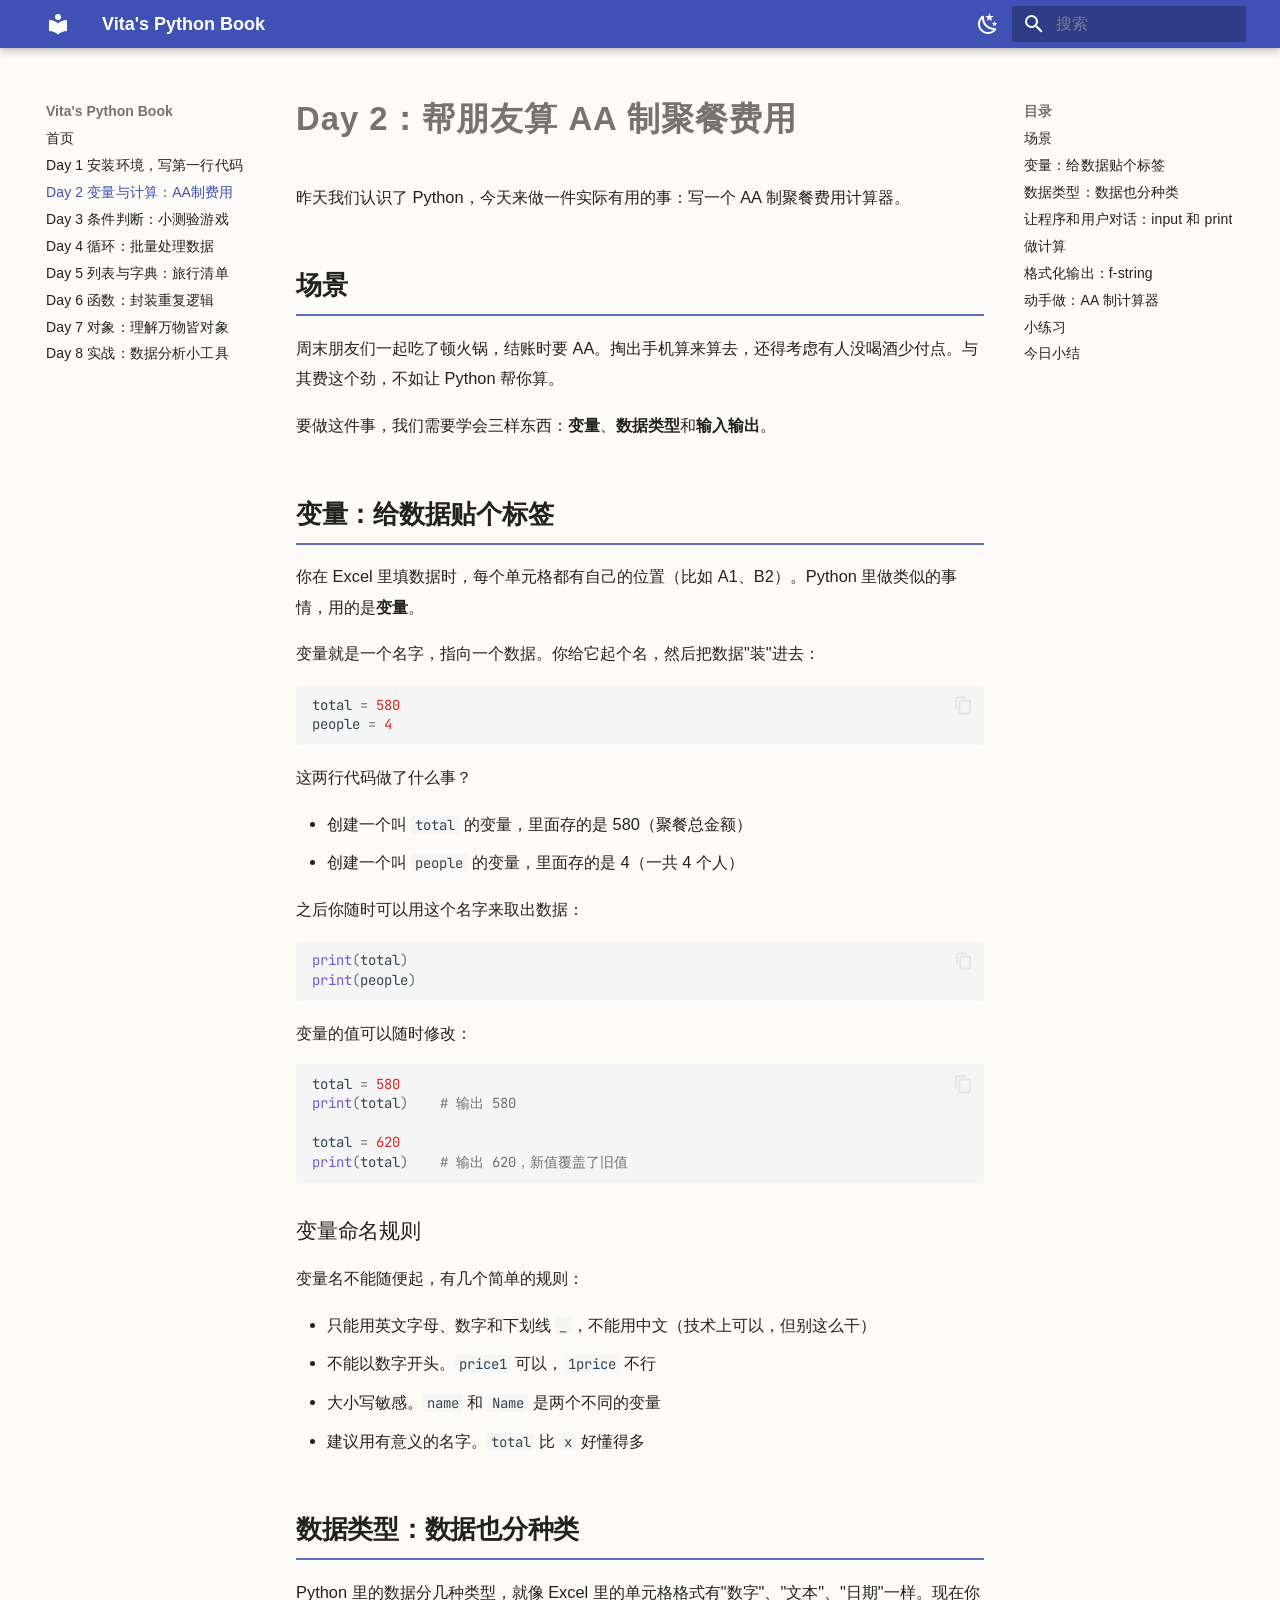
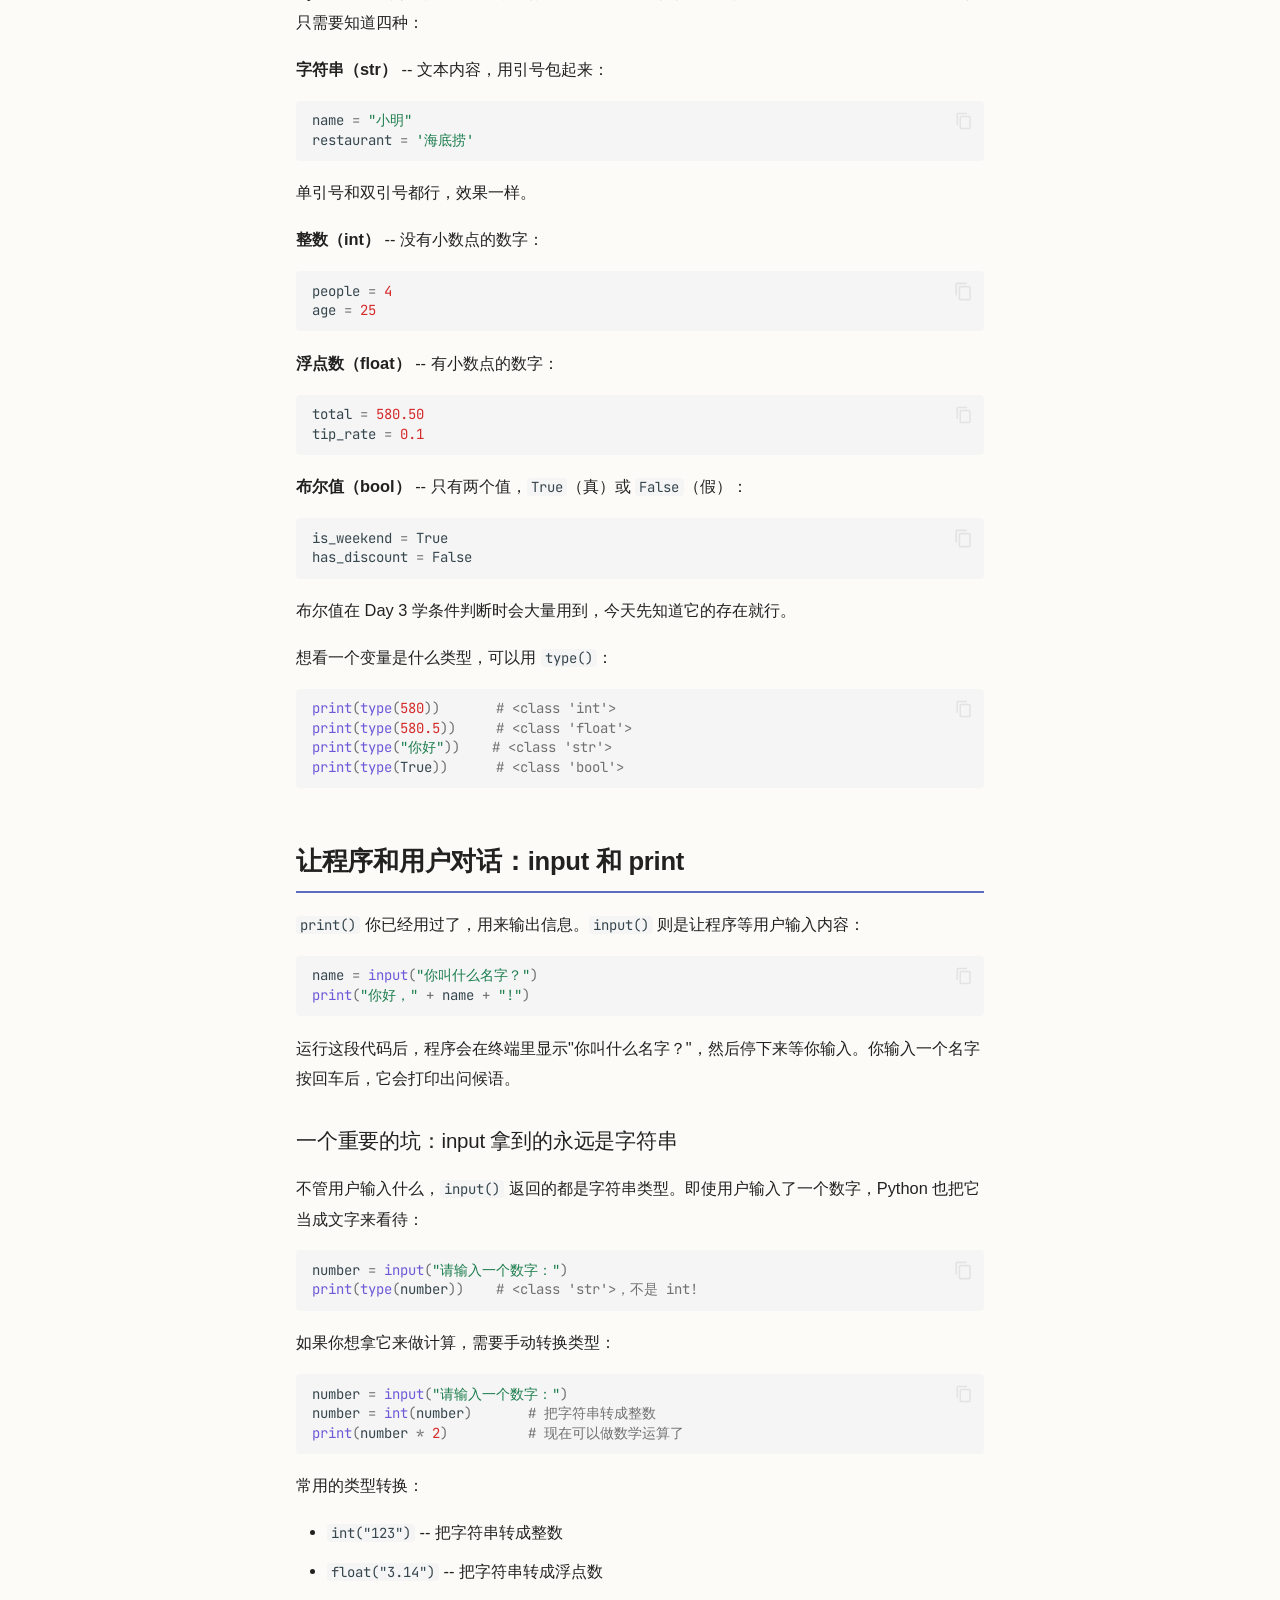
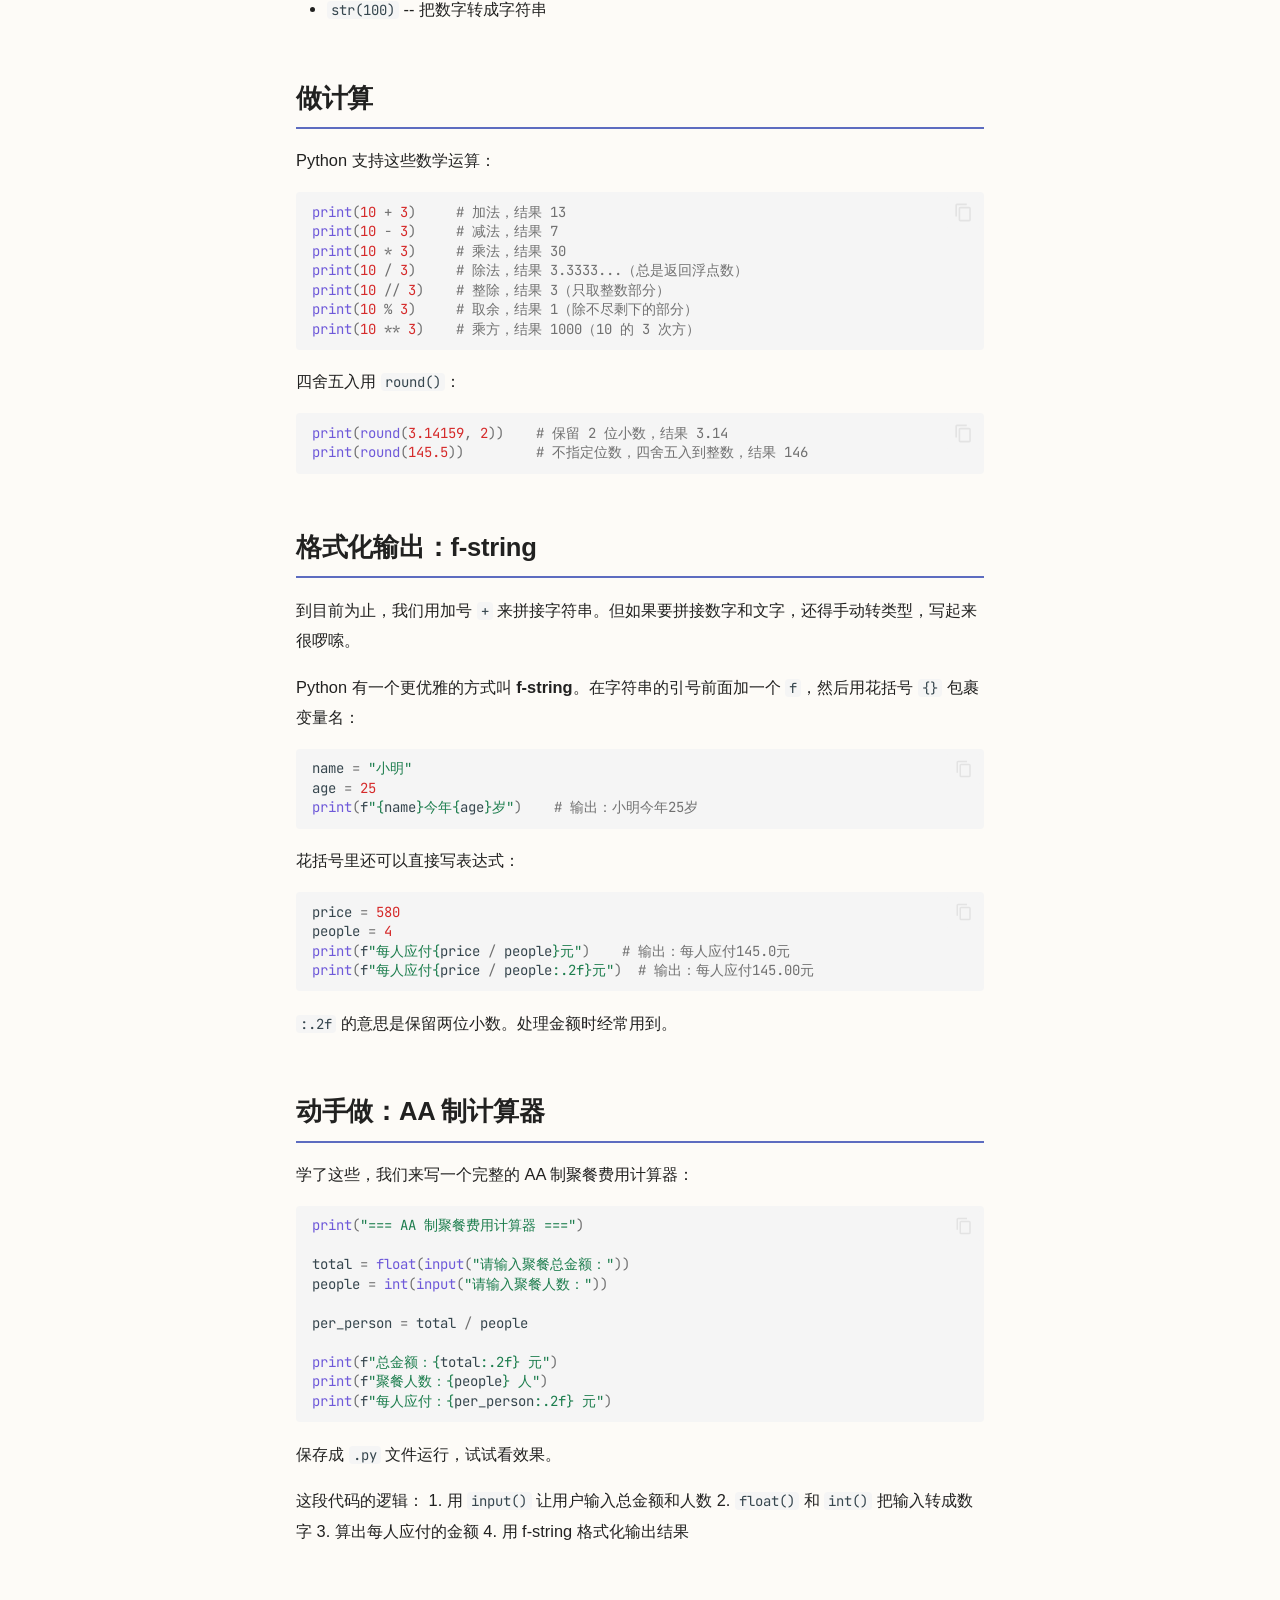
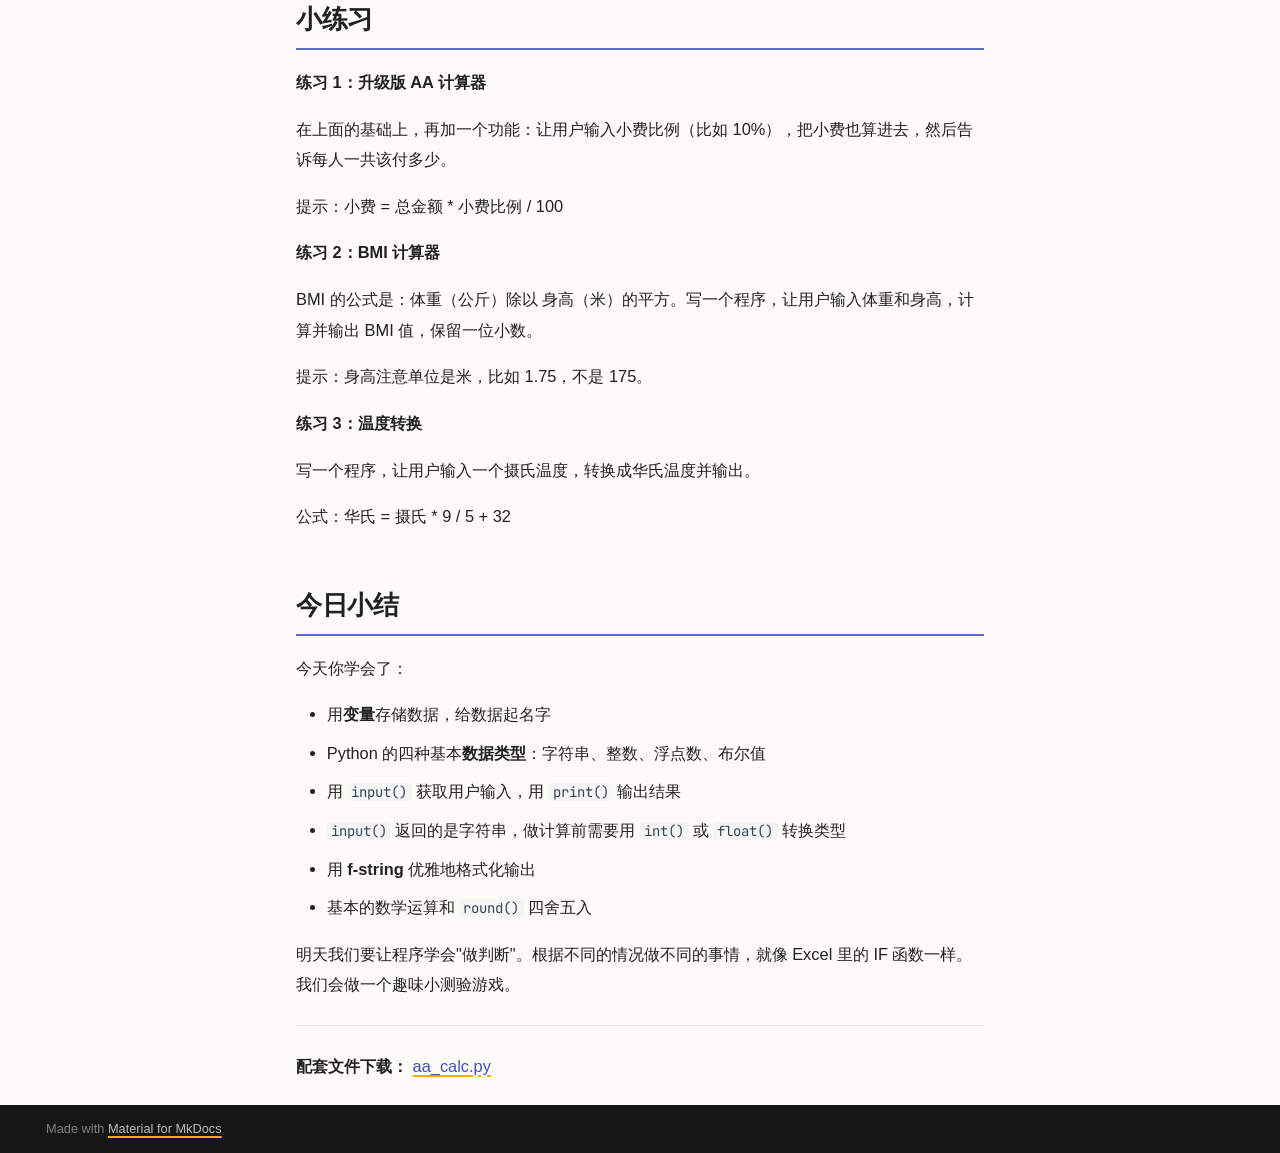
<file: day2/index.html>
<!doctype html>
<html lang="zh" class="no-js">
  <head>
    
      <meta charset="utf-8">
      <meta name="viewport" content="width=device-width,initial-scale=1">
      
        <meta name="description" content="从零开始，八天入门 Python">
      
      
      
      
        <link rel="prev" href="../day1/">
      
      
        <link rel="next" href="../day3/">
      
      
        
      
      
      <link rel="icon" href="../assets/images/favicon.png">
      <meta name="generator" content="mkdocs-1.6.1, mkdocs-material-9.7.5">
    
    
      
        <title>Day 2 变量与计算：AA制费用 - Vita's Python Book</title>
      
    
    
      <link rel="stylesheet" href="../assets/stylesheets/main.484c7ddc.min.css">
      
        
        <link rel="stylesheet" href="../assets/stylesheets/palette.ab4e12ef.min.css">
      
      


    
    
      
    
    
      
        
        
        <link rel="preconnect" href="https://fonts.gstatic.com" crossorigin>
        <link rel="stylesheet" href="https://fonts.googleapis.com/css?family=LXGW+WenKai:300,300i,400,400i,700,700i%7CJetBrains+Mono:400,400i,700,700i&display=fallback">
        <style>:root{--md-text-font:"LXGW WenKai";--md-code-font:"JetBrains Mono"}</style>
      
    
    
      <link rel="stylesheet" href="../stylesheets/extra.css">
    
    <script>__md_scope=new URL("..",location),__md_hash=e=>[...e].reduce(((e,_)=>(e<<5)-e+_.charCodeAt(0)),0),__md_get=(e,_=localStorage,t=__md_scope)=>JSON.parse(_.getItem(t.pathname+"."+e)),__md_set=(e,_,t=localStorage,a=__md_scope)=>{try{t.setItem(a.pathname+"."+e,JSON.stringify(_))}catch(e){}}</script>
    
      

    
    
  </head>
  
  
    
    
      
    
    
    
    
    <body dir="ltr" data-md-color-scheme="default" data-md-color-primary="indigo" data-md-color-accent="amber">
  
    
    <input class="md-toggle" data-md-toggle="drawer" type="checkbox" id="__drawer" autocomplete="off">
    <input class="md-toggle" data-md-toggle="search" type="checkbox" id="__search" autocomplete="off">
    <label class="md-overlay" for="__drawer"></label>
    <div data-md-component="skip">
      
        
        <a href="#day-2-aa" class="md-skip">
          跳转至
        </a>
      
    </div>
    <div data-md-component="announce">
      
    </div>
    
    
      

  

<header class="md-header md-header--shadow" data-md-component="header">
  <nav class="md-header__inner md-grid" aria-label="页眉">
    <a href=".." title="Vita&#39;s Python Book" class="md-header__button md-logo" aria-label="Vita's Python Book" data-md-component="logo">
      
  
  <svg xmlns="http://www.w3.org/2000/svg" viewBox="0 0 24 24"><path d="M12 8a3 3 0 0 0 3-3 3 3 0 0 0-3-3 3 3 0 0 0-3 3 3 3 0 0 0 3 3m0 3.54C9.64 9.35 6.5 8 3 8v11c3.5 0 6.64 1.35 9 3.54 2.36-2.19 5.5-3.54 9-3.54V8c-3.5 0-6.64 1.35-9 3.54"/></svg>

    </a>
    <label class="md-header__button md-icon" for="__drawer">
      
      <svg xmlns="http://www.w3.org/2000/svg" viewBox="0 0 24 24"><path d="M3 6h18v2H3zm0 5h18v2H3zm0 5h18v2H3z"/></svg>
    </label>
    <div class="md-header__title" data-md-component="header-title">
      <div class="md-header__ellipsis">
        <div class="md-header__topic">
          <span class="md-ellipsis">
            Vita's Python Book
          </span>
        </div>
        <div class="md-header__topic" data-md-component="header-topic">
          <span class="md-ellipsis">
            
              Day 2 变量与计算：AA制费用
            
          </span>
        </div>
      </div>
    </div>
    
      
        <form class="md-header__option" data-md-component="palette">
  
    
    
    
    <input class="md-option" data-md-color-media="" data-md-color-scheme="default" data-md-color-primary="indigo" data-md-color-accent="amber"  aria-label="切换到深色模式"  type="radio" name="__palette" id="__palette_0">
    
      <label class="md-header__button md-icon" title="切换到深色模式" for="__palette_1" hidden>
        <svg xmlns="http://www.w3.org/2000/svg" viewBox="0 0 24 24"><path d="m17.75 4.09-2.53 1.94.91 3.06-2.63-1.81-2.63 1.81.91-3.06-2.53-1.94L12.44 4l1.06-3 1.06 3zm3.5 6.91-1.64 1.25.59 1.98-1.7-1.17-1.7 1.17.59-1.98L15.75 11l2.06-.05L18.5 9l.69 1.95zm-2.28 4.95c.83-.08 1.72 1.1 1.19 1.85-.32.45-.66.87-1.08 1.27C15.17 23 8.84 23 4.94 19.07c-3.91-3.9-3.91-10.24 0-14.14.4-.4.82-.76 1.27-1.08.75-.53 1.93.36 1.85 1.19-.27 2.86.69 5.83 2.89 8.02a9.96 9.96 0 0 0 8.02 2.89m-1.64 2.02a12.08 12.08 0 0 1-7.8-3.47c-2.17-2.19-3.33-5-3.49-7.82-2.81 3.14-2.7 7.96.31 10.98 3.02 3.01 7.84 3.12 10.98.31"/></svg>
      </label>
    
  
    
    
    
    <input class="md-option" data-md-color-media="" data-md-color-scheme="slate" data-md-color-primary="indigo" data-md-color-accent="amber"  aria-label="切换到浅色模式"  type="radio" name="__palette" id="__palette_1">
    
      <label class="md-header__button md-icon" title="切换到浅色模式" for="__palette_0" hidden>
        <svg xmlns="http://www.w3.org/2000/svg" viewBox="0 0 24 24"><path d="M12 7a5 5 0 0 1 5 5 5 5 0 0 1-5 5 5 5 0 0 1-5-5 5 5 0 0 1 5-5m0 2a3 3 0 0 0-3 3 3 3 0 0 0 3 3 3 3 0 0 0 3-3 3 3 0 0 0-3-3m0-7 2.39 3.42C13.65 5.15 12.84 5 12 5s-1.65.15-2.39.42zM3.34 7l4.16-.35A7.2 7.2 0 0 0 5.94 8.5c-.44.74-.69 1.5-.83 2.29zm.02 10 1.76-3.77a7.131 7.131 0 0 0 2.38 4.14zM20.65 7l-1.77 3.79a7.02 7.02 0 0 0-2.38-4.15zm-.01 10-4.14.36c.59-.51 1.12-1.14 1.54-1.86.42-.73.69-1.5.83-2.29zM12 22l-2.41-3.44c.74.27 1.55.44 2.41.44.82 0 1.63-.17 2.37-.44z"/></svg>
      </label>
    
  
</form>
      
    
    
      <script>var palette=__md_get("__palette");if(palette&&palette.color){if("(prefers-color-scheme)"===palette.color.media){var media=matchMedia("(prefers-color-scheme: light)"),input=document.querySelector(media.matches?"[data-md-color-media='(prefers-color-scheme: light)']":"[data-md-color-media='(prefers-color-scheme: dark)']");palette.color.media=input.getAttribute("data-md-color-media"),palette.color.scheme=input.getAttribute("data-md-color-scheme"),palette.color.primary=input.getAttribute("data-md-color-primary"),palette.color.accent=input.getAttribute("data-md-color-accent")}for(var[key,value]of Object.entries(palette.color))document.body.setAttribute("data-md-color-"+key,value)}</script>
    
    
    
      
      
        <label class="md-header__button md-icon" for="__search">
          
          <svg xmlns="http://www.w3.org/2000/svg" viewBox="0 0 24 24"><path d="M9.5 3A6.5 6.5 0 0 1 16 9.5c0 1.61-.59 3.09-1.56 4.23l.27.27h.79l5 5-1.5 1.5-5-5v-.79l-.27-.27A6.52 6.52 0 0 1 9.5 16 6.5 6.5 0 0 1 3 9.5 6.5 6.5 0 0 1 9.5 3m0 2C7 5 5 7 5 9.5S7 14 9.5 14 14 12 14 9.5 12 5 9.5 5"/></svg>
        </label>
        <div class="md-search" data-md-component="search" role="dialog">
  <label class="md-search__overlay" for="__search"></label>
  <div class="md-search__inner" role="search">
    <form class="md-search__form" name="search">
      <input type="text" class="md-search__input" name="query" aria-label="搜索" placeholder="搜索" autocapitalize="off" autocorrect="off" autocomplete="off" spellcheck="false" data-md-component="search-query" required>
      <label class="md-search__icon md-icon" for="__search">
        
        <svg xmlns="http://www.w3.org/2000/svg" viewBox="0 0 24 24"><path d="M9.5 3A6.5 6.5 0 0 1 16 9.5c0 1.61-.59 3.09-1.56 4.23l.27.27h.79l5 5-1.5 1.5-5-5v-.79l-.27-.27A6.52 6.52 0 0 1 9.5 16 6.5 6.5 0 0 1 3 9.5 6.5 6.5 0 0 1 9.5 3m0 2C7 5 5 7 5 9.5S7 14 9.5 14 14 12 14 9.5 12 5 9.5 5"/></svg>
        
        <svg xmlns="http://www.w3.org/2000/svg" viewBox="0 0 24 24"><path d="M20 11v2H8l5.5 5.5-1.42 1.42L4.16 12l7.92-7.92L13.5 5.5 8 11z"/></svg>
      </label>
      <nav class="md-search__options" aria-label="查找">
        
        <button type="reset" class="md-search__icon md-icon" title="清空当前内容" aria-label="清空当前内容" tabindex="-1">
          
          <svg xmlns="http://www.w3.org/2000/svg" viewBox="0 0 24 24"><path d="M19 6.41 17.59 5 12 10.59 6.41 5 5 6.41 10.59 12 5 17.59 6.41 19 12 13.41 17.59 19 19 17.59 13.41 12z"/></svg>
        </button>
      </nav>
      
    </form>
    <div class="md-search__output">
      <div class="md-search__scrollwrap" tabindex="0" data-md-scrollfix>
        <div class="md-search-result" data-md-component="search-result">
          <div class="md-search-result__meta">
            正在初始化搜索引擎
          </div>
          <ol class="md-search-result__list" role="presentation"></ol>
        </div>
      </div>
    </div>
  </div>
</div>
      
    
    
  </nav>
  
</header>
    
    <div class="md-container" data-md-component="container">
      
      
        
          
        
      
      <main class="md-main" data-md-component="main">
        <div class="md-main__inner md-grid">
          
            
              
              <div class="md-sidebar md-sidebar--primary" data-md-component="sidebar" data-md-type="navigation" >
                <div class="md-sidebar__scrollwrap">
                  <div class="md-sidebar__inner">
                    



<nav class="md-nav md-nav--primary" aria-label="导航栏" data-md-level="0">
  <label class="md-nav__title" for="__drawer">
    <a href=".." title="Vita&#39;s Python Book" class="md-nav__button md-logo" aria-label="Vita's Python Book" data-md-component="logo">
      
  
  <svg xmlns="http://www.w3.org/2000/svg" viewBox="0 0 24 24"><path d="M12 8a3 3 0 0 0 3-3 3 3 0 0 0-3-3 3 3 0 0 0-3 3 3 3 0 0 0 3 3m0 3.54C9.64 9.35 6.5 8 3 8v11c3.5 0 6.64 1.35 9 3.54 2.36-2.19 5.5-3.54 9-3.54V8c-3.5 0-6.64 1.35-9 3.54"/></svg>

    </a>
    Vita's Python Book
  </label>
  
  <ul class="md-nav__list" data-md-scrollfix>
    
      
      
  
  
  
  
    <li class="md-nav__item">
      <a href=".." class="md-nav__link">
        
  
  
  <span class="md-ellipsis">
    
  
    首页
  

    
  </span>
  
  

      </a>
    </li>
  

    
      
      
  
  
  
  
    <li class="md-nav__item">
      <a href="../day1/" class="md-nav__link">
        
  
  
  <span class="md-ellipsis">
    
  
    Day 1 安装环境，写第一行代码
  

    
  </span>
  
  

      </a>
    </li>
  

    
      
      
  
  
    
  
  
  
    <li class="md-nav__item md-nav__item--active">
      
      <input class="md-nav__toggle md-toggle" type="checkbox" id="__toc">
      
      
        
      
      
        <label class="md-nav__link md-nav__link--active" for="__toc">
          
  
  
  <span class="md-ellipsis">
    
  
    Day 2 变量与计算：AA制费用
  

    
  </span>
  
  

          <span class="md-nav__icon md-icon"></span>
        </label>
      
      <a href="./" class="md-nav__link md-nav__link--active">
        
  
  
  <span class="md-ellipsis">
    
  
    Day 2 变量与计算：AA制费用
  

    
  </span>
  
  

      </a>
      
        

<nav class="md-nav md-nav--secondary" aria-label="目录">
  
  
  
    
  
  
    <label class="md-nav__title" for="__toc">
      <span class="md-nav__icon md-icon"></span>
      目录
    </label>
    <ul class="md-nav__list" data-md-component="toc" data-md-scrollfix>
      
        <li class="md-nav__item">
  <a href="#_1" class="md-nav__link">
    <span class="md-ellipsis">
      
        场景
      
    </span>
  </a>
  
</li>
      
        <li class="md-nav__item">
  <a href="#_2" class="md-nav__link">
    <span class="md-ellipsis">
      
        变量：给数据贴个标签
      
    </span>
  </a>
  
</li>
      
        <li class="md-nav__item">
  <a href="#_4" class="md-nav__link">
    <span class="md-ellipsis">
      
        数据类型：数据也分种类
      
    </span>
  </a>
  
</li>
      
        <li class="md-nav__item">
  <a href="#input-print" class="md-nav__link">
    <span class="md-ellipsis">
      
        让程序和用户对话：input 和 print
      
    </span>
  </a>
  
</li>
      
        <li class="md-nav__item">
  <a href="#_5" class="md-nav__link">
    <span class="md-ellipsis">
      
        做计算
      
    </span>
  </a>
  
</li>
      
        <li class="md-nav__item">
  <a href="#f-string" class="md-nav__link">
    <span class="md-ellipsis">
      
        格式化输出：f-string
      
    </span>
  </a>
  
</li>
      
        <li class="md-nav__item">
  <a href="#aa" class="md-nav__link">
    <span class="md-ellipsis">
      
        动手做：AA 制计算器
      
    </span>
  </a>
  
</li>
      
        <li class="md-nav__item">
  <a href="#_6" class="md-nav__link">
    <span class="md-ellipsis">
      
        小练习
      
    </span>
  </a>
  
</li>
      
        <li class="md-nav__item">
  <a href="#_7" class="md-nav__link">
    <span class="md-ellipsis">
      
        今日小结
      
    </span>
  </a>
  
</li>
      
    </ul>
  
</nav>
      
    </li>
  

    
      
      
  
  
  
  
    <li class="md-nav__item">
      <a href="../day3/" class="md-nav__link">
        
  
  
  <span class="md-ellipsis">
    
  
    Day 3 条件判断：小测验游戏
  

    
  </span>
  
  

      </a>
    </li>
  

    
      
      
  
  
  
  
    <li class="md-nav__item">
      <a href="../day4/" class="md-nav__link">
        
  
  
  <span class="md-ellipsis">
    
  
    Day 4 循环：批量处理数据
  

    
  </span>
  
  

      </a>
    </li>
  

    
      
      
  
  
  
  
    <li class="md-nav__item">
      <a href="../day5/" class="md-nav__link">
        
  
  
  <span class="md-ellipsis">
    
  
    Day 5 列表与字典：旅行清单
  

    
  </span>
  
  

      </a>
    </li>
  

    
      
      
  
  
  
  
    <li class="md-nav__item">
      <a href="../day6/" class="md-nav__link">
        
  
  
  <span class="md-ellipsis">
    
  
    Day 6 函数：封装重复逻辑
  

    
  </span>
  
  

      </a>
    </li>
  

    
      
      
  
  
  
  
    <li class="md-nav__item">
      <a href="../day7/" class="md-nav__link">
        
  
  
  <span class="md-ellipsis">
    
  
    Day 7 对象：理解万物皆对象
  

    
  </span>
  
  

      </a>
    </li>
  

    
      
      
  
  
  
  
    <li class="md-nav__item">
      <a href="../day8/" class="md-nav__link">
        
  
  
  <span class="md-ellipsis">
    
  
    Day 8 实战：数据分析小工具
  

    
  </span>
  
  

      </a>
    </li>
  

    
  </ul>
</nav>
                  </div>
                </div>
              </div>
            
            
              
              <div class="md-sidebar md-sidebar--secondary" data-md-component="sidebar" data-md-type="toc" >
                <div class="md-sidebar__scrollwrap">
                  <div class="md-sidebar__inner">
                    

<nav class="md-nav md-nav--secondary" aria-label="目录">
  
  
  
    
  
  
    <label class="md-nav__title" for="__toc">
      <span class="md-nav__icon md-icon"></span>
      目录
    </label>
    <ul class="md-nav__list" data-md-component="toc" data-md-scrollfix>
      
        <li class="md-nav__item">
  <a href="#_1" class="md-nav__link">
    <span class="md-ellipsis">
      
        场景
      
    </span>
  </a>
  
</li>
      
        <li class="md-nav__item">
  <a href="#_2" class="md-nav__link">
    <span class="md-ellipsis">
      
        变量：给数据贴个标签
      
    </span>
  </a>
  
</li>
      
        <li class="md-nav__item">
  <a href="#_4" class="md-nav__link">
    <span class="md-ellipsis">
      
        数据类型：数据也分种类
      
    </span>
  </a>
  
</li>
      
        <li class="md-nav__item">
  <a href="#input-print" class="md-nav__link">
    <span class="md-ellipsis">
      
        让程序和用户对话：input 和 print
      
    </span>
  </a>
  
</li>
      
        <li class="md-nav__item">
  <a href="#_5" class="md-nav__link">
    <span class="md-ellipsis">
      
        做计算
      
    </span>
  </a>
  
</li>
      
        <li class="md-nav__item">
  <a href="#f-string" class="md-nav__link">
    <span class="md-ellipsis">
      
        格式化输出：f-string
      
    </span>
  </a>
  
</li>
      
        <li class="md-nav__item">
  <a href="#aa" class="md-nav__link">
    <span class="md-ellipsis">
      
        动手做：AA 制计算器
      
    </span>
  </a>
  
</li>
      
        <li class="md-nav__item">
  <a href="#_6" class="md-nav__link">
    <span class="md-ellipsis">
      
        小练习
      
    </span>
  </a>
  
</li>
      
        <li class="md-nav__item">
  <a href="#_7" class="md-nav__link">
    <span class="md-ellipsis">
      
        今日小结
      
    </span>
  </a>
  
</li>
      
    </ul>
  
</nav>
                  </div>
                </div>
              </div>
            
          
          
            <div class="md-content" data-md-component="content">
              
              <article class="md-content__inner md-typeset">
                
                  



<h1 id="day-2-aa">Day 2：帮朋友算 AA 制聚餐费用<a class="headerlink" href="#day-2-aa" title="Permanent link">&para;</a></h1>
<p>昨天我们认识了 Python，今天来做一件实际有用的事：写一个 AA 制聚餐费用计算器。</p>
<h2 id="_1">场景<a class="headerlink" href="#_1" title="Permanent link">&para;</a></h2>
<p>周末朋友们一起吃了顿火锅，结账时要 AA。掏出手机算来算去，还得考虑有人没喝酒少付点。与其费这个劲，不如让 Python 帮你算。</p>
<p>要做这件事，我们需要学会三样东西：<strong>变量</strong>、<strong>数据类型</strong>和<strong>输入输出</strong>。</p>
<h2 id="_2">变量：给数据贴个标签<a class="headerlink" href="#_2" title="Permanent link">&para;</a></h2>
<p>你在 Excel 里填数据时，每个单元格都有自己的位置（比如 A1、B2）。Python 里做类似的事情，用的是<strong>变量</strong>。</p>
<p>变量就是一个名字，指向一个数据。你给它起个名，然后把数据"装"进去：</p>
<div class="highlight"><pre><span></span><code><a id="__codelineno-0-1" name="__codelineno-0-1" href="#__codelineno-0-1"></a><span class="n">total</span> <span class="o">=</span> <span class="mi">580</span>
<a id="__codelineno-0-2" name="__codelineno-0-2" href="#__codelineno-0-2"></a><span class="n">people</span> <span class="o">=</span> <span class="mi">4</span>
</code></pre></div>
<p>这两行代码做了什么事？</p>
<ul>
<li>创建一个叫 <code>total</code> 的变量，里面存的是 580（聚餐总金额）</li>
<li>创建一个叫 <code>people</code> 的变量，里面存的是 4（一共 4 个人）</li>
</ul>
<p>之后你随时可以用这个名字来取出数据：</p>
<div class="highlight"><pre><span></span><code><a id="__codelineno-1-1" name="__codelineno-1-1" href="#__codelineno-1-1"></a><span class="nb">print</span><span class="p">(</span><span class="n">total</span><span class="p">)</span>
<a id="__codelineno-1-2" name="__codelineno-1-2" href="#__codelineno-1-2"></a><span class="nb">print</span><span class="p">(</span><span class="n">people</span><span class="p">)</span>
</code></pre></div>
<p>变量的值可以随时修改：</p>
<div class="highlight"><pre><span></span><code><a id="__codelineno-2-1" name="__codelineno-2-1" href="#__codelineno-2-1"></a><span class="n">total</span> <span class="o">=</span> <span class="mi">580</span>
<a id="__codelineno-2-2" name="__codelineno-2-2" href="#__codelineno-2-2"></a><span class="nb">print</span><span class="p">(</span><span class="n">total</span><span class="p">)</span>    <span class="c1"># 输出 580</span>
<a id="__codelineno-2-3" name="__codelineno-2-3" href="#__codelineno-2-3"></a>
<a id="__codelineno-2-4" name="__codelineno-2-4" href="#__codelineno-2-4"></a><span class="n">total</span> <span class="o">=</span> <span class="mi">620</span>
<a id="__codelineno-2-5" name="__codelineno-2-5" href="#__codelineno-2-5"></a><span class="nb">print</span><span class="p">(</span><span class="n">total</span><span class="p">)</span>    <span class="c1"># 输出 620，新值覆盖了旧值</span>
</code></pre></div>
<h3 id="_3">变量命名规则<a class="headerlink" href="#_3" title="Permanent link">&para;</a></h3>
<p>变量名不能随便起，有几个简单的规则：</p>
<ul>
<li>只能用英文字母、数字和下划线 <code>_</code>，不能用中文（技术上可以，但别这么干）</li>
<li>不能以数字开头。<code>price1</code> 可以，<code>1price</code> 不行</li>
<li>大小写敏感。<code>name</code> 和 <code>Name</code> 是两个不同的变量</li>
<li>建议用有意义的名字。<code>total</code> 比 <code>x</code> 好懂得多</li>
</ul>
<h2 id="_4">数据类型：数据也分种类<a class="headerlink" href="#_4" title="Permanent link">&para;</a></h2>
<p>Python 里的数据分几种类型，就像 Excel 里的单元格格式有"数字"、"文本"、"日期"一样。现在你只需要知道四种：</p>
<p><strong>字符串（str）</strong> -- 文本内容，用引号包起来：</p>
<div class="highlight"><pre><span></span><code><a id="__codelineno-3-1" name="__codelineno-3-1" href="#__codelineno-3-1"></a><span class="n">name</span> <span class="o">=</span> <span class="s2">&quot;小明&quot;</span>
<a id="__codelineno-3-2" name="__codelineno-3-2" href="#__codelineno-3-2"></a><span class="n">restaurant</span> <span class="o">=</span> <span class="s1">&#39;海底捞&#39;</span>
</code></pre></div>
<p>单引号和双引号都行，效果一样。</p>
<p><strong>整数（int）</strong> -- 没有小数点的数字：</p>
<div class="highlight"><pre><span></span><code><a id="__codelineno-4-1" name="__codelineno-4-1" href="#__codelineno-4-1"></a><span class="n">people</span> <span class="o">=</span> <span class="mi">4</span>
<a id="__codelineno-4-2" name="__codelineno-4-2" href="#__codelineno-4-2"></a><span class="n">age</span> <span class="o">=</span> <span class="mi">25</span>
</code></pre></div>
<p><strong>浮点数（float）</strong> -- 有小数点的数字：</p>
<div class="highlight"><pre><span></span><code><a id="__codelineno-5-1" name="__codelineno-5-1" href="#__codelineno-5-1"></a><span class="n">total</span> <span class="o">=</span> <span class="mf">580.50</span>
<a id="__codelineno-5-2" name="__codelineno-5-2" href="#__codelineno-5-2"></a><span class="n">tip_rate</span> <span class="o">=</span> <span class="mf">0.1</span>
</code></pre></div>
<p><strong>布尔值（bool）</strong> -- 只有两个值，<code>True</code>（真）或 <code>False</code>（假）：</p>
<div class="highlight"><pre><span></span><code><a id="__codelineno-6-1" name="__codelineno-6-1" href="#__codelineno-6-1"></a><span class="n">is_weekend</span> <span class="o">=</span> <span class="kc">True</span>
<a id="__codelineno-6-2" name="__codelineno-6-2" href="#__codelineno-6-2"></a><span class="n">has_discount</span> <span class="o">=</span> <span class="kc">False</span>
</code></pre></div>
<p>布尔值在 Day 3 学条件判断时会大量用到，今天先知道它的存在就行。</p>
<p>想看一个变量是什么类型，可以用 <code>type()</code>：</p>
<div class="highlight"><pre><span></span><code><a id="__codelineno-7-1" name="__codelineno-7-1" href="#__codelineno-7-1"></a><span class="nb">print</span><span class="p">(</span><span class="nb">type</span><span class="p">(</span><span class="mi">580</span><span class="p">))</span>       <span class="c1"># &lt;class &#39;int&#39;&gt;</span>
<a id="__codelineno-7-2" name="__codelineno-7-2" href="#__codelineno-7-2"></a><span class="nb">print</span><span class="p">(</span><span class="nb">type</span><span class="p">(</span><span class="mf">580.5</span><span class="p">))</span>     <span class="c1"># &lt;class &#39;float&#39;&gt;</span>
<a id="__codelineno-7-3" name="__codelineno-7-3" href="#__codelineno-7-3"></a><span class="nb">print</span><span class="p">(</span><span class="nb">type</span><span class="p">(</span><span class="s2">&quot;你好&quot;</span><span class="p">))</span>    <span class="c1"># &lt;class &#39;str&#39;&gt;</span>
<a id="__codelineno-7-4" name="__codelineno-7-4" href="#__codelineno-7-4"></a><span class="nb">print</span><span class="p">(</span><span class="nb">type</span><span class="p">(</span><span class="kc">True</span><span class="p">))</span>      <span class="c1"># &lt;class &#39;bool&#39;&gt;</span>
</code></pre></div>
<h2 id="input-print">让程序和用户对话：input 和 print<a class="headerlink" href="#input-print" title="Permanent link">&para;</a></h2>
<p><code>print()</code> 你已经用过了，用来输出信息。<code>input()</code> 则是让程序等用户输入内容：</p>
<div class="highlight"><pre><span></span><code><a id="__codelineno-8-1" name="__codelineno-8-1" href="#__codelineno-8-1"></a><span class="n">name</span> <span class="o">=</span> <span class="nb">input</span><span class="p">(</span><span class="s2">&quot;你叫什么名字？&quot;</span><span class="p">)</span>
<a id="__codelineno-8-2" name="__codelineno-8-2" href="#__codelineno-8-2"></a><span class="nb">print</span><span class="p">(</span><span class="s2">&quot;你好，&quot;</span> <span class="o">+</span> <span class="n">name</span> <span class="o">+</span> <span class="s2">&quot;!&quot;</span><span class="p">)</span>
</code></pre></div>
<p>运行这段代码后，程序会在终端里显示"你叫什么名字？"，然后停下来等你输入。你输入一个名字按回车后，它会打印出问候语。</p>
<h3 id="input">一个重要的坑：input 拿到的永远是字符串<a class="headerlink" href="#input" title="Permanent link">&para;</a></h3>
<p>不管用户输入什么，<code>input()</code> 返回的都是字符串类型。即使用户输入了一个数字，Python 也把它当成文字来看待：</p>
<div class="highlight"><pre><span></span><code><a id="__codelineno-9-1" name="__codelineno-9-1" href="#__codelineno-9-1"></a><span class="n">number</span> <span class="o">=</span> <span class="nb">input</span><span class="p">(</span><span class="s2">&quot;请输入一个数字：&quot;</span><span class="p">)</span>
<a id="__codelineno-9-2" name="__codelineno-9-2" href="#__codelineno-9-2"></a><span class="nb">print</span><span class="p">(</span><span class="nb">type</span><span class="p">(</span><span class="n">number</span><span class="p">))</span>    <span class="c1"># &lt;class &#39;str&#39;&gt;，不是 int!</span>
</code></pre></div>
<p>如果你想拿它来做计算，需要手动转换类型：</p>
<div class="highlight"><pre><span></span><code><a id="__codelineno-10-1" name="__codelineno-10-1" href="#__codelineno-10-1"></a><span class="n">number</span> <span class="o">=</span> <span class="nb">input</span><span class="p">(</span><span class="s2">&quot;请输入一个数字：&quot;</span><span class="p">)</span>
<a id="__codelineno-10-2" name="__codelineno-10-2" href="#__codelineno-10-2"></a><span class="n">number</span> <span class="o">=</span> <span class="nb">int</span><span class="p">(</span><span class="n">number</span><span class="p">)</span>       <span class="c1"># 把字符串转成整数</span>
<a id="__codelineno-10-3" name="__codelineno-10-3" href="#__codelineno-10-3"></a><span class="nb">print</span><span class="p">(</span><span class="n">number</span> <span class="o">*</span> <span class="mi">2</span><span class="p">)</span>          <span class="c1"># 现在可以做数学运算了</span>
</code></pre></div>
<p>常用的类型转换：</p>
<ul>
<li><code>int("123")</code> -- 把字符串转成整数</li>
<li><code>float("3.14")</code> -- 把字符串转成浮点数</li>
<li><code>str(100)</code> -- 把数字转成字符串</li>
</ul>
<h2 id="_5">做计算<a class="headerlink" href="#_5" title="Permanent link">&para;</a></h2>
<p>Python 支持这些数学运算：</p>
<div class="highlight"><pre><span></span><code><a id="__codelineno-11-1" name="__codelineno-11-1" href="#__codelineno-11-1"></a><span class="nb">print</span><span class="p">(</span><span class="mi">10</span> <span class="o">+</span> <span class="mi">3</span><span class="p">)</span>     <span class="c1"># 加法，结果 13</span>
<a id="__codelineno-11-2" name="__codelineno-11-2" href="#__codelineno-11-2"></a><span class="nb">print</span><span class="p">(</span><span class="mi">10</span> <span class="o">-</span> <span class="mi">3</span><span class="p">)</span>     <span class="c1"># 减法，结果 7</span>
<a id="__codelineno-11-3" name="__codelineno-11-3" href="#__codelineno-11-3"></a><span class="nb">print</span><span class="p">(</span><span class="mi">10</span> <span class="o">*</span> <span class="mi">3</span><span class="p">)</span>     <span class="c1"># 乘法，结果 30</span>
<a id="__codelineno-11-4" name="__codelineno-11-4" href="#__codelineno-11-4"></a><span class="nb">print</span><span class="p">(</span><span class="mi">10</span> <span class="o">/</span> <span class="mi">3</span><span class="p">)</span>     <span class="c1"># 除法，结果 3.3333...（总是返回浮点数）</span>
<a id="__codelineno-11-5" name="__codelineno-11-5" href="#__codelineno-11-5"></a><span class="nb">print</span><span class="p">(</span><span class="mi">10</span> <span class="o">//</span> <span class="mi">3</span><span class="p">)</span>    <span class="c1"># 整除，结果 3（只取整数部分）</span>
<a id="__codelineno-11-6" name="__codelineno-11-6" href="#__codelineno-11-6"></a><span class="nb">print</span><span class="p">(</span><span class="mi">10</span> <span class="o">%</span> <span class="mi">3</span><span class="p">)</span>     <span class="c1"># 取余，结果 1（除不尽剩下的部分）</span>
<a id="__codelineno-11-7" name="__codelineno-11-7" href="#__codelineno-11-7"></a><span class="nb">print</span><span class="p">(</span><span class="mi">10</span> <span class="o">**</span> <span class="mi">3</span><span class="p">)</span>    <span class="c1"># 乘方，结果 1000（10 的 3 次方）</span>
</code></pre></div>
<p>四舍五入用 <code>round()</code>：</p>
<div class="highlight"><pre><span></span><code><a id="__codelineno-12-1" name="__codelineno-12-1" href="#__codelineno-12-1"></a><span class="nb">print</span><span class="p">(</span><span class="nb">round</span><span class="p">(</span><span class="mf">3.14159</span><span class="p">,</span> <span class="mi">2</span><span class="p">))</span>    <span class="c1"># 保留 2 位小数，结果 3.14</span>
<a id="__codelineno-12-2" name="__codelineno-12-2" href="#__codelineno-12-2"></a><span class="nb">print</span><span class="p">(</span><span class="nb">round</span><span class="p">(</span><span class="mf">145.5</span><span class="p">))</span>         <span class="c1"># 不指定位数，四舍五入到整数，结果 146</span>
</code></pre></div>
<h2 id="f-string">格式化输出：f-string<a class="headerlink" href="#f-string" title="Permanent link">&para;</a></h2>
<p>到目前为止，我们用加号 <code>+</code> 来拼接字符串。但如果要拼接数字和文字，还得手动转类型，写起来很啰嗦。</p>
<p>Python 有一个更优雅的方式叫 <strong>f-string</strong>。在字符串的引号前面加一个 <code>f</code>，然后用花括号 <code>{}</code> 包裹变量名：</p>
<div class="highlight"><pre><span></span><code><a id="__codelineno-13-1" name="__codelineno-13-1" href="#__codelineno-13-1"></a><span class="n">name</span> <span class="o">=</span> <span class="s2">&quot;小明&quot;</span>
<a id="__codelineno-13-2" name="__codelineno-13-2" href="#__codelineno-13-2"></a><span class="n">age</span> <span class="o">=</span> <span class="mi">25</span>
<a id="__codelineno-13-3" name="__codelineno-13-3" href="#__codelineno-13-3"></a><span class="nb">print</span><span class="p">(</span><span class="sa">f</span><span class="s2">&quot;</span><span class="si">{</span><span class="n">name</span><span class="si">}</span><span class="s2">今年</span><span class="si">{</span><span class="n">age</span><span class="si">}</span><span class="s2">岁&quot;</span><span class="p">)</span>    <span class="c1"># 输出：小明今年25岁</span>
</code></pre></div>
<p>花括号里还可以直接写表达式：</p>
<div class="highlight"><pre><span></span><code><a id="__codelineno-14-1" name="__codelineno-14-1" href="#__codelineno-14-1"></a><span class="n">price</span> <span class="o">=</span> <span class="mi">580</span>
<a id="__codelineno-14-2" name="__codelineno-14-2" href="#__codelineno-14-2"></a><span class="n">people</span> <span class="o">=</span> <span class="mi">4</span>
<a id="__codelineno-14-3" name="__codelineno-14-3" href="#__codelineno-14-3"></a><span class="nb">print</span><span class="p">(</span><span class="sa">f</span><span class="s2">&quot;每人应付</span><span class="si">{</span><span class="n">price</span><span class="w"> </span><span class="o">/</span><span class="w"> </span><span class="n">people</span><span class="si">}</span><span class="s2">元&quot;</span><span class="p">)</span>    <span class="c1"># 输出：每人应付145.0元</span>
<a id="__codelineno-14-4" name="__codelineno-14-4" href="#__codelineno-14-4"></a><span class="nb">print</span><span class="p">(</span><span class="sa">f</span><span class="s2">&quot;每人应付</span><span class="si">{</span><span class="n">price</span><span class="w"> </span><span class="o">/</span><span class="w"> </span><span class="n">people</span><span class="si">:</span><span class="s2">.2f</span><span class="si">}</span><span class="s2">元&quot;</span><span class="p">)</span>  <span class="c1"># 输出：每人应付145.00元</span>
</code></pre></div>
<p><code>:.2f</code> 的意思是保留两位小数。处理金额时经常用到。</p>
<h2 id="aa">动手做：AA 制计算器<a class="headerlink" href="#aa" title="Permanent link">&para;</a></h2>
<p>学了这些，我们来写一个完整的 AA 制聚餐费用计算器：</p>
<div class="highlight"><pre><span></span><code><a id="__codelineno-15-1" name="__codelineno-15-1" href="#__codelineno-15-1"></a><span class="nb">print</span><span class="p">(</span><span class="s2">&quot;=== AA 制聚餐费用计算器 ===&quot;</span><span class="p">)</span>
<a id="__codelineno-15-2" name="__codelineno-15-2" href="#__codelineno-15-2"></a>
<a id="__codelineno-15-3" name="__codelineno-15-3" href="#__codelineno-15-3"></a><span class="n">total</span> <span class="o">=</span> <span class="nb">float</span><span class="p">(</span><span class="nb">input</span><span class="p">(</span><span class="s2">&quot;请输入聚餐总金额：&quot;</span><span class="p">))</span>
<a id="__codelineno-15-4" name="__codelineno-15-4" href="#__codelineno-15-4"></a><span class="n">people</span> <span class="o">=</span> <span class="nb">int</span><span class="p">(</span><span class="nb">input</span><span class="p">(</span><span class="s2">&quot;请输入聚餐人数：&quot;</span><span class="p">))</span>
<a id="__codelineno-15-5" name="__codelineno-15-5" href="#__codelineno-15-5"></a>
<a id="__codelineno-15-6" name="__codelineno-15-6" href="#__codelineno-15-6"></a><span class="n">per_person</span> <span class="o">=</span> <span class="n">total</span> <span class="o">/</span> <span class="n">people</span>
<a id="__codelineno-15-7" name="__codelineno-15-7" href="#__codelineno-15-7"></a>
<a id="__codelineno-15-8" name="__codelineno-15-8" href="#__codelineno-15-8"></a><span class="nb">print</span><span class="p">(</span><span class="sa">f</span><span class="s2">&quot;总金额：</span><span class="si">{</span><span class="n">total</span><span class="si">:</span><span class="s2">.2f</span><span class="si">}</span><span class="s2"> 元&quot;</span><span class="p">)</span>
<a id="__codelineno-15-9" name="__codelineno-15-9" href="#__codelineno-15-9"></a><span class="nb">print</span><span class="p">(</span><span class="sa">f</span><span class="s2">&quot;聚餐人数：</span><span class="si">{</span><span class="n">people</span><span class="si">}</span><span class="s2"> 人&quot;</span><span class="p">)</span>
<a id="__codelineno-15-10" name="__codelineno-15-10" href="#__codelineno-15-10"></a><span class="nb">print</span><span class="p">(</span><span class="sa">f</span><span class="s2">&quot;每人应付：</span><span class="si">{</span><span class="n">per_person</span><span class="si">:</span><span class="s2">.2f</span><span class="si">}</span><span class="s2"> 元&quot;</span><span class="p">)</span>
</code></pre></div>
<p>保存成 <code>.py</code> 文件运行，试试看效果。</p>
<p>这段代码的逻辑：
1. 用 <code>input()</code> 让用户输入总金额和人数
2. <code>float()</code> 和 <code>int()</code> 把输入转成数字
3. 算出每人应付的金额
4. 用 f-string 格式化输出结果</p>
<h2 id="_6">小练习<a class="headerlink" href="#_6" title="Permanent link">&para;</a></h2>
<p><strong>练习 1：升级版 AA 计算器</strong></p>
<p>在上面的基础上，再加一个功能：让用户输入小费比例（比如 10%），把小费也算进去，然后告诉每人一共该付多少。</p>
<p>提示：小费 = 总金额 * 小费比例 / 100</p>
<p><strong>练习 2：BMI 计算器</strong></p>
<p>BMI 的公式是：体重（公斤）除以 身高（米）的平方。写一个程序，让用户输入体重和身高，计算并输出 BMI 值，保留一位小数。</p>
<p>提示：身高注意单位是米，比如 1.75，不是 175。</p>
<p><strong>练习 3：温度转换</strong></p>
<p>写一个程序，让用户输入一个摄氏温度，转换成华氏温度并输出。</p>
<p>公式：华氏 = 摄氏 * 9 / 5 + 32</p>
<h2 id="_7">今日小结<a class="headerlink" href="#_7" title="Permanent link">&para;</a></h2>
<p>今天你学会了：</p>
<ul>
<li>用<strong>变量</strong>存储数据，给数据起名字</li>
<li>Python 的四种基本<strong>数据类型</strong>：字符串、整数、浮点数、布尔值</li>
<li>用 <code>input()</code> 获取用户输入，用 <code>print()</code> 输出结果</li>
<li><code>input()</code> 返回的是字符串，做计算前需要用 <code>int()</code> 或 <code>float()</code> 转换类型</li>
<li>用 <strong>f-string</strong> 优雅地格式化输出</li>
<li>基本的数学运算和 <code>round()</code> 四舍五入</li>
</ul>
<p>明天我们要让程序学会"做判断"。根据不同的情况做不同的事情，就像 Excel 里的 IF 函数一样。我们会做一个趣味小测验游戏。</p>
<hr />
<p><strong>配套文件下载：</strong> <a download="aa_calc.py" href="../downloads/aa_calc.py">aa_calc.py</a></p>












                
              </article>
            </div>
          
          
<script>var target=document.getElementById(location.hash.slice(1));target&&target.name&&(target.checked=target.name.startsWith("__tabbed_"))</script>
        </div>
        
          <button type="button" class="md-top md-icon" data-md-component="top" hidden>
  
  <svg xmlns="http://www.w3.org/2000/svg" viewBox="0 0 24 24"><path d="M13 20h-2V8l-5.5 5.5-1.42-1.42L12 4.16l7.92 7.92-1.42 1.42L13 8z"/></svg>
  回到页面顶部
</button>
        
      </main>
      
        <footer class="md-footer">
  
  <div class="md-footer-meta md-typeset">
    <div class="md-footer-meta__inner md-grid">
      <div class="md-copyright">
  
  
    Made with
    <a href="https://squidfunk.github.io/mkdocs-material/" target="_blank" rel="noopener">
      Material for MkDocs
    </a>
  
</div>
      
    </div>
  </div>
</footer>
      
    </div>
    <div class="md-dialog" data-md-component="dialog">
      <div class="md-dialog__inner md-typeset"></div>
    </div>
    
    
    
      
      
      <script id="__config" type="application/json">{"annotate": null, "base": "..", "features": ["navigation.sections", "navigation.top", "navigation.instant", "content.code.copy", "toc.follow"], "search": "../assets/javascripts/workers/search.2c215733.min.js", "tags": null, "translations": {"clipboard.copied": "\u5df2\u590d\u5236", "clipboard.copy": "\u590d\u5236", "search.result.more.one": "\u5728\u8be5\u9875\u4e0a\u8fd8\u6709 1 \u4e2a\u7b26\u5408\u6761\u4ef6\u7684\u7ed3\u679c", "search.result.more.other": "\u5728\u8be5\u9875\u4e0a\u8fd8\u6709 # \u4e2a\u7b26\u5408\u6761\u4ef6\u7684\u7ed3\u679c", "search.result.none": "\u6ca1\u6709\u627e\u5230\u7b26\u5408\u6761\u4ef6\u7684\u7ed3\u679c", "search.result.one": "\u627e\u5230 1 \u4e2a\u7b26\u5408\u6761\u4ef6\u7684\u7ed3\u679c", "search.result.other": "# \u4e2a\u7b26\u5408\u6761\u4ef6\u7684\u7ed3\u679c", "search.result.placeholder": "\u952e\u5165\u4ee5\u5f00\u59cb\u641c\u7d22", "search.result.term.missing": "\u7f3a\u5c11", "select.version": "\u9009\u62e9\u5f53\u524d\u7248\u672c"}, "version": null}</script>
    
    
      <script src="../assets/javascripts/bundle.79ae519e.min.js"></script>
      
    
  </body>
</html>
</file>
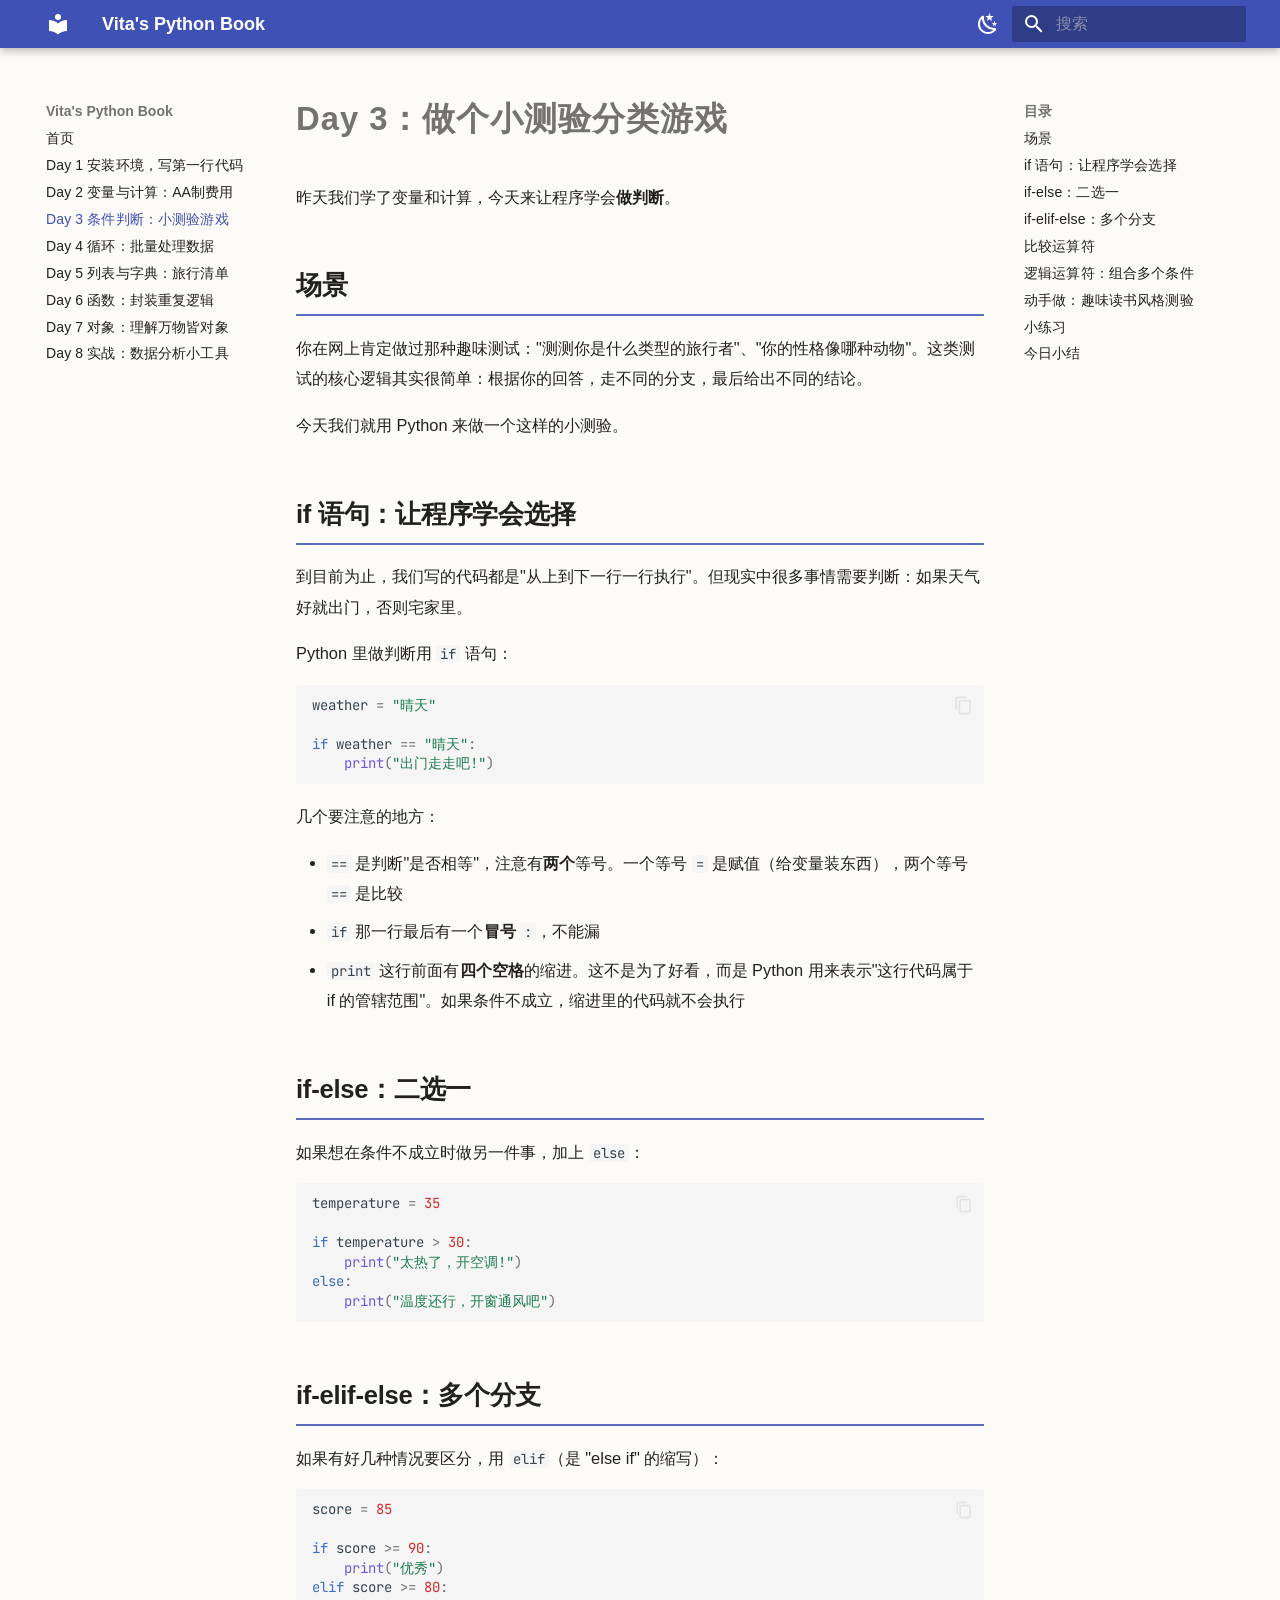
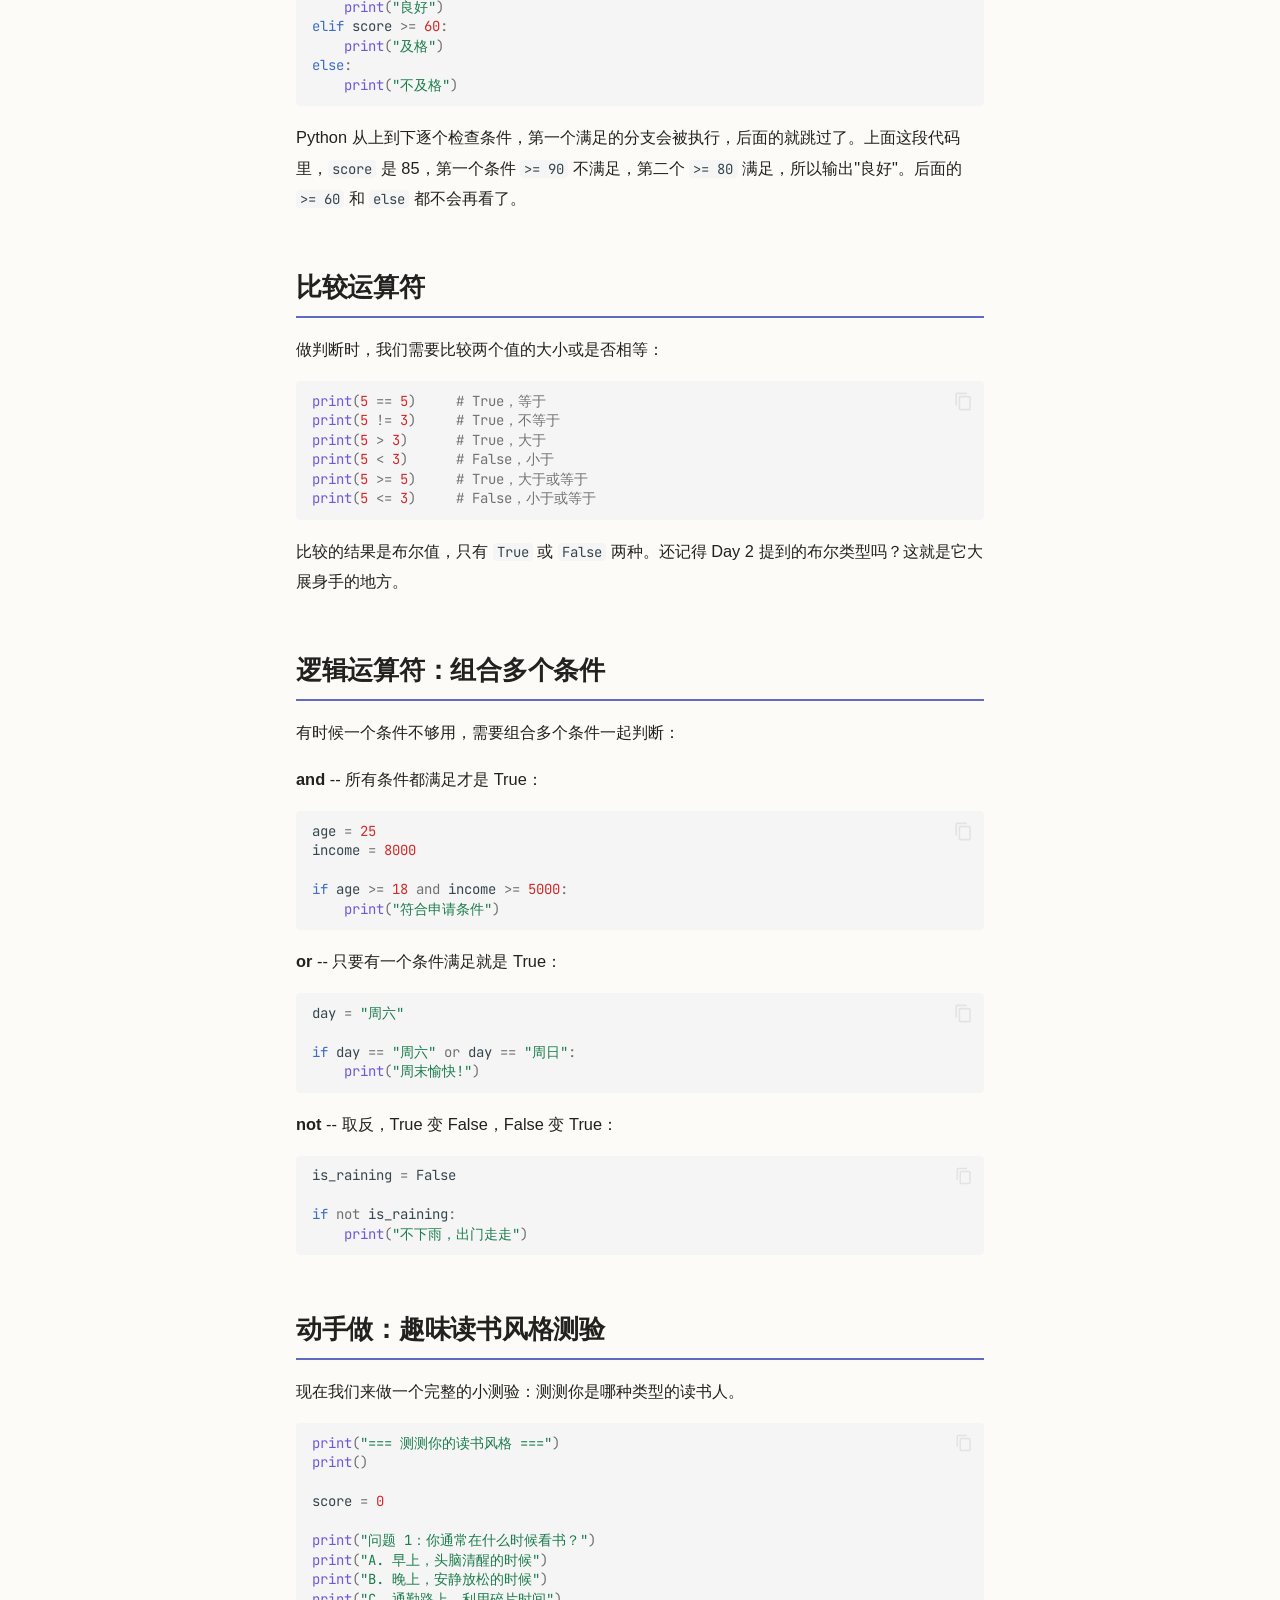
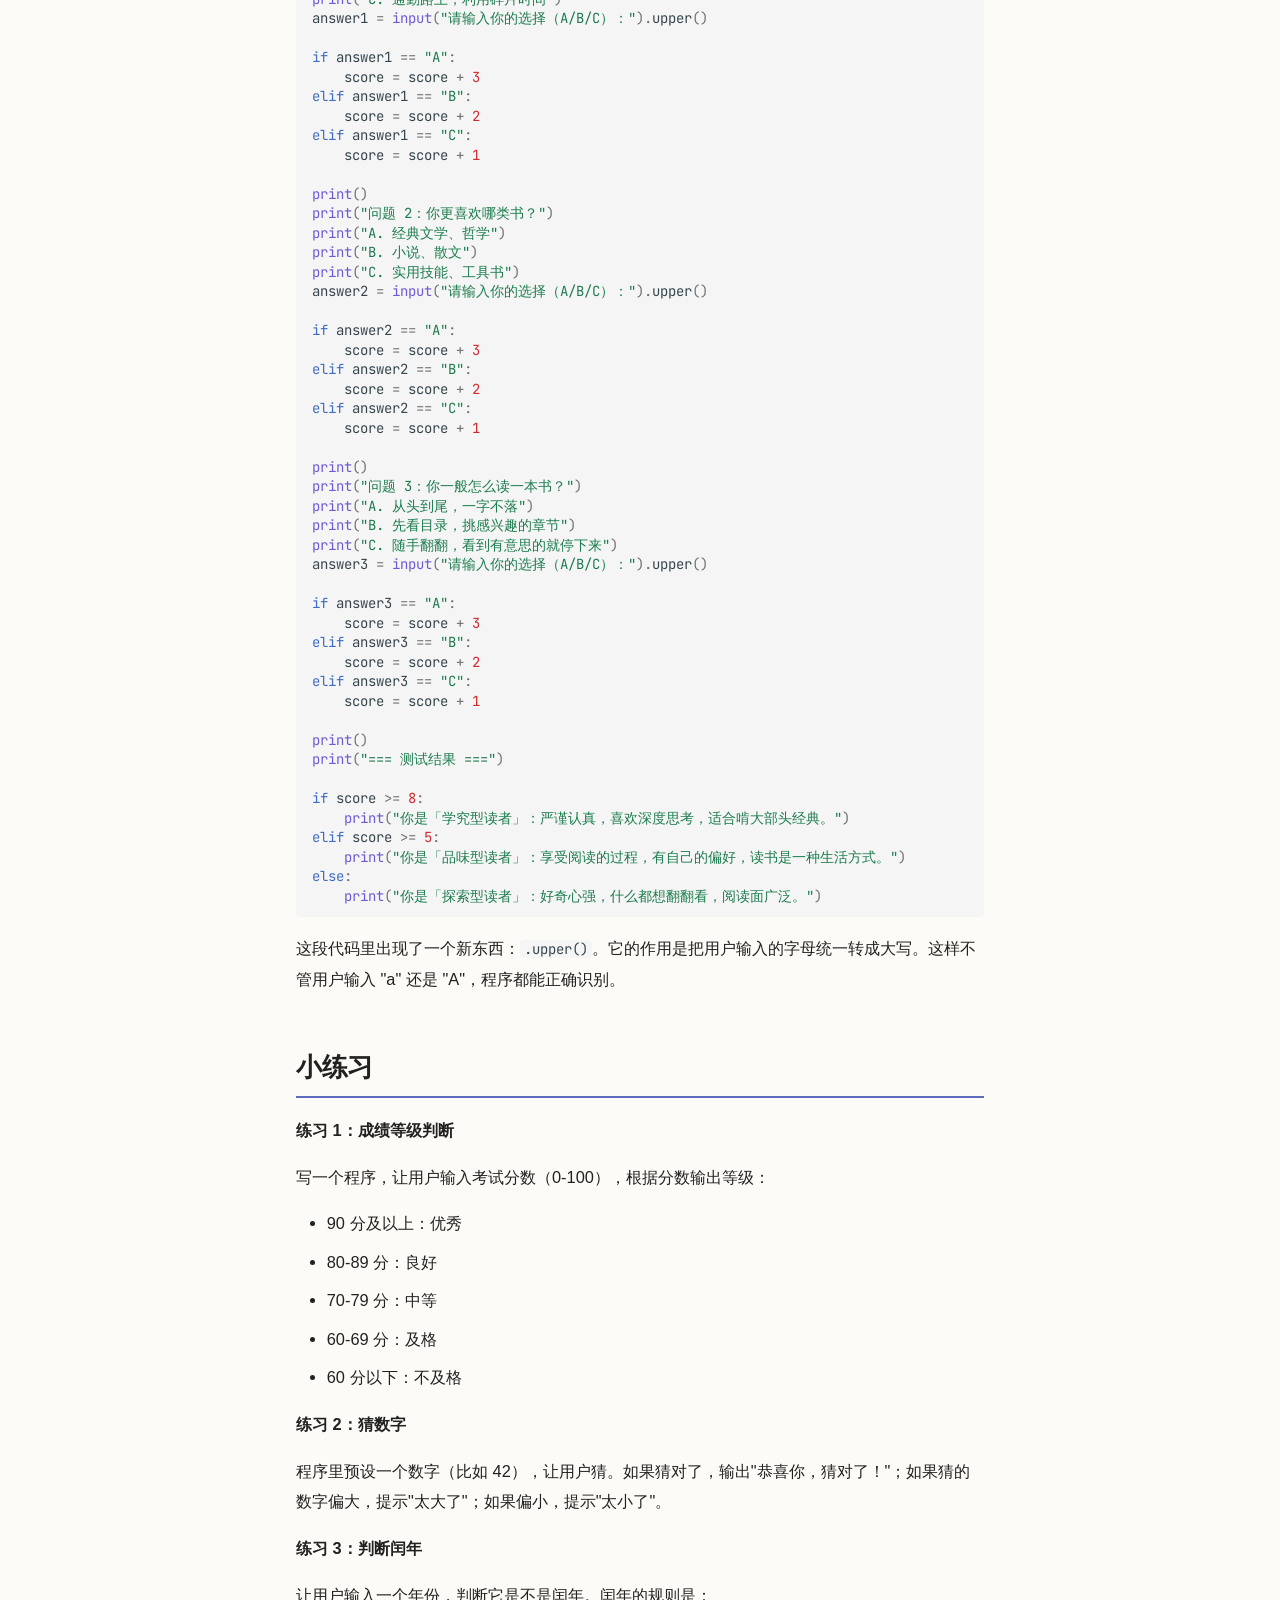
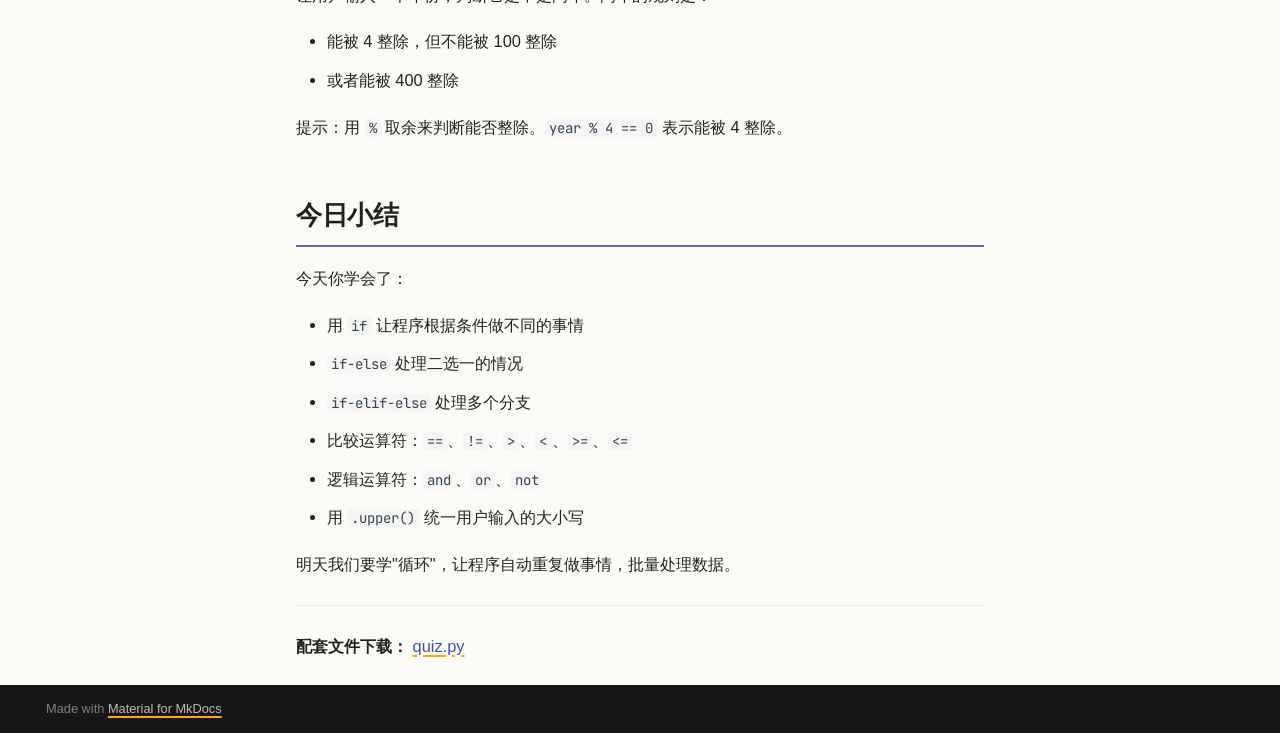
<file: day3/index.html>
<!doctype html>
<html lang="zh" class="no-js">
  <head>
    
      <meta charset="utf-8">
      <meta name="viewport" content="width=device-width,initial-scale=1">
      
        <meta name="description" content="从零开始，八天入门 Python">
      
      
      
      
        <link rel="prev" href="../day2/">
      
      
        <link rel="next" href="../day4/">
      
      
        
      
      
      <link rel="icon" href="../assets/images/favicon.png">
      <meta name="generator" content="mkdocs-1.6.1, mkdocs-material-9.7.5">
    
    
      
        <title>Day 3 条件判断：小测验游戏 - Vita's Python Book</title>
      
    
    
      <link rel="stylesheet" href="../assets/stylesheets/main.484c7ddc.min.css">
      
        
        <link rel="stylesheet" href="../assets/stylesheets/palette.ab4e12ef.min.css">
      
      


    
    
      
    
    
      
        
        
        <link rel="preconnect" href="https://fonts.gstatic.com" crossorigin>
        <link rel="stylesheet" href="https://fonts.googleapis.com/css?family=LXGW+WenKai:300,300i,400,400i,700,700i%7CJetBrains+Mono:400,400i,700,700i&display=fallback">
        <style>:root{--md-text-font:"LXGW WenKai";--md-code-font:"JetBrains Mono"}</style>
      
    
    
      <link rel="stylesheet" href="../stylesheets/extra.css">
    
    <script>__md_scope=new URL("..",location),__md_hash=e=>[...e].reduce(((e,_)=>(e<<5)-e+_.charCodeAt(0)),0),__md_get=(e,_=localStorage,t=__md_scope)=>JSON.parse(_.getItem(t.pathname+"."+e)),__md_set=(e,_,t=localStorage,a=__md_scope)=>{try{t.setItem(a.pathname+"."+e,JSON.stringify(_))}catch(e){}}</script>
    
      

    
    
  </head>
  
  
    
    
      
    
    
    
    
    <body dir="ltr" data-md-color-scheme="default" data-md-color-primary="indigo" data-md-color-accent="amber">
  
    
    <input class="md-toggle" data-md-toggle="drawer" type="checkbox" id="__drawer" autocomplete="off">
    <input class="md-toggle" data-md-toggle="search" type="checkbox" id="__search" autocomplete="off">
    <label class="md-overlay" for="__drawer"></label>
    <div data-md-component="skip">
      
        
        <a href="#day-3" class="md-skip">
          跳转至
        </a>
      
    </div>
    <div data-md-component="announce">
      
    </div>
    
    
      

  

<header class="md-header md-header--shadow" data-md-component="header">
  <nav class="md-header__inner md-grid" aria-label="页眉">
    <a href=".." title="Vita&#39;s Python Book" class="md-header__button md-logo" aria-label="Vita's Python Book" data-md-component="logo">
      
  
  <svg xmlns="http://www.w3.org/2000/svg" viewBox="0 0 24 24"><path d="M12 8a3 3 0 0 0 3-3 3 3 0 0 0-3-3 3 3 0 0 0-3 3 3 3 0 0 0 3 3m0 3.54C9.64 9.35 6.5 8 3 8v11c3.5 0 6.64 1.35 9 3.54 2.36-2.19 5.5-3.54 9-3.54V8c-3.5 0-6.64 1.35-9 3.54"/></svg>

    </a>
    <label class="md-header__button md-icon" for="__drawer">
      
      <svg xmlns="http://www.w3.org/2000/svg" viewBox="0 0 24 24"><path d="M3 6h18v2H3zm0 5h18v2H3zm0 5h18v2H3z"/></svg>
    </label>
    <div class="md-header__title" data-md-component="header-title">
      <div class="md-header__ellipsis">
        <div class="md-header__topic">
          <span class="md-ellipsis">
            Vita's Python Book
          </span>
        </div>
        <div class="md-header__topic" data-md-component="header-topic">
          <span class="md-ellipsis">
            
              Day 3 条件判断：小测验游戏
            
          </span>
        </div>
      </div>
    </div>
    
      
        <form class="md-header__option" data-md-component="palette">
  
    
    
    
    <input class="md-option" data-md-color-media="" data-md-color-scheme="default" data-md-color-primary="indigo" data-md-color-accent="amber"  aria-label="切换到深色模式"  type="radio" name="__palette" id="__palette_0">
    
      <label class="md-header__button md-icon" title="切换到深色模式" for="__palette_1" hidden>
        <svg xmlns="http://www.w3.org/2000/svg" viewBox="0 0 24 24"><path d="m17.75 4.09-2.53 1.94.91 3.06-2.63-1.81-2.63 1.81.91-3.06-2.53-1.94L12.44 4l1.06-3 1.06 3zm3.5 6.91-1.64 1.25.59 1.98-1.7-1.17-1.7 1.17.59-1.98L15.75 11l2.06-.05L18.5 9l.69 1.95zm-2.28 4.95c.83-.08 1.72 1.1 1.19 1.85-.32.45-.66.87-1.08 1.27C15.17 23 8.84 23 4.94 19.07c-3.91-3.9-3.91-10.24 0-14.14.4-.4.82-.76 1.27-1.08.75-.53 1.93.36 1.85 1.19-.27 2.86.69 5.83 2.89 8.02a9.96 9.96 0 0 0 8.02 2.89m-1.64 2.02a12.08 12.08 0 0 1-7.8-3.47c-2.17-2.19-3.33-5-3.49-7.82-2.81 3.14-2.7 7.96.31 10.98 3.02 3.01 7.84 3.12 10.98.31"/></svg>
      </label>
    
  
    
    
    
    <input class="md-option" data-md-color-media="" data-md-color-scheme="slate" data-md-color-primary="indigo" data-md-color-accent="amber"  aria-label="切换到浅色模式"  type="radio" name="__palette" id="__palette_1">
    
      <label class="md-header__button md-icon" title="切换到浅色模式" for="__palette_0" hidden>
        <svg xmlns="http://www.w3.org/2000/svg" viewBox="0 0 24 24"><path d="M12 7a5 5 0 0 1 5 5 5 5 0 0 1-5 5 5 5 0 0 1-5-5 5 5 0 0 1 5-5m0 2a3 3 0 0 0-3 3 3 3 0 0 0 3 3 3 3 0 0 0 3-3 3 3 0 0 0-3-3m0-7 2.39 3.42C13.65 5.15 12.84 5 12 5s-1.65.15-2.39.42zM3.34 7l4.16-.35A7.2 7.2 0 0 0 5.94 8.5c-.44.74-.69 1.5-.83 2.29zm.02 10 1.76-3.77a7.131 7.131 0 0 0 2.38 4.14zM20.65 7l-1.77 3.79a7.02 7.02 0 0 0-2.38-4.15zm-.01 10-4.14.36c.59-.51 1.12-1.14 1.54-1.86.42-.73.69-1.5.83-2.29zM12 22l-2.41-3.44c.74.27 1.55.44 2.41.44.82 0 1.63-.17 2.37-.44z"/></svg>
      </label>
    
  
</form>
      
    
    
      <script>var palette=__md_get("__palette");if(palette&&palette.color){if("(prefers-color-scheme)"===palette.color.media){var media=matchMedia("(prefers-color-scheme: light)"),input=document.querySelector(media.matches?"[data-md-color-media='(prefers-color-scheme: light)']":"[data-md-color-media='(prefers-color-scheme: dark)']");palette.color.media=input.getAttribute("data-md-color-media"),palette.color.scheme=input.getAttribute("data-md-color-scheme"),palette.color.primary=input.getAttribute("data-md-color-primary"),palette.color.accent=input.getAttribute("data-md-color-accent")}for(var[key,value]of Object.entries(palette.color))document.body.setAttribute("data-md-color-"+key,value)}</script>
    
    
    
      
      
        <label class="md-header__button md-icon" for="__search">
          
          <svg xmlns="http://www.w3.org/2000/svg" viewBox="0 0 24 24"><path d="M9.5 3A6.5 6.5 0 0 1 16 9.5c0 1.61-.59 3.09-1.56 4.23l.27.27h.79l5 5-1.5 1.5-5-5v-.79l-.27-.27A6.52 6.52 0 0 1 9.5 16 6.5 6.5 0 0 1 3 9.5 6.5 6.5 0 0 1 9.5 3m0 2C7 5 5 7 5 9.5S7 14 9.5 14 14 12 14 9.5 12 5 9.5 5"/></svg>
        </label>
        <div class="md-search" data-md-component="search" role="dialog">
  <label class="md-search__overlay" for="__search"></label>
  <div class="md-search__inner" role="search">
    <form class="md-search__form" name="search">
      <input type="text" class="md-search__input" name="query" aria-label="搜索" placeholder="搜索" autocapitalize="off" autocorrect="off" autocomplete="off" spellcheck="false" data-md-component="search-query" required>
      <label class="md-search__icon md-icon" for="__search">
        
        <svg xmlns="http://www.w3.org/2000/svg" viewBox="0 0 24 24"><path d="M9.5 3A6.5 6.5 0 0 1 16 9.5c0 1.61-.59 3.09-1.56 4.23l.27.27h.79l5 5-1.5 1.5-5-5v-.79l-.27-.27A6.52 6.52 0 0 1 9.5 16 6.5 6.5 0 0 1 3 9.5 6.5 6.5 0 0 1 9.5 3m0 2C7 5 5 7 5 9.5S7 14 9.5 14 14 12 14 9.5 12 5 9.5 5"/></svg>
        
        <svg xmlns="http://www.w3.org/2000/svg" viewBox="0 0 24 24"><path d="M20 11v2H8l5.5 5.5-1.42 1.42L4.16 12l7.92-7.92L13.5 5.5 8 11z"/></svg>
      </label>
      <nav class="md-search__options" aria-label="查找">
        
        <button type="reset" class="md-search__icon md-icon" title="清空当前内容" aria-label="清空当前内容" tabindex="-1">
          
          <svg xmlns="http://www.w3.org/2000/svg" viewBox="0 0 24 24"><path d="M19 6.41 17.59 5 12 10.59 6.41 5 5 6.41 10.59 12 5 17.59 6.41 19 12 13.41 17.59 19 19 17.59 13.41 12z"/></svg>
        </button>
      </nav>
      
    </form>
    <div class="md-search__output">
      <div class="md-search__scrollwrap" tabindex="0" data-md-scrollfix>
        <div class="md-search-result" data-md-component="search-result">
          <div class="md-search-result__meta">
            正在初始化搜索引擎
          </div>
          <ol class="md-search-result__list" role="presentation"></ol>
        </div>
      </div>
    </div>
  </div>
</div>
      
    
    
  </nav>
  
</header>
    
    <div class="md-container" data-md-component="container">
      
      
        
          
        
      
      <main class="md-main" data-md-component="main">
        <div class="md-main__inner md-grid">
          
            
              
              <div class="md-sidebar md-sidebar--primary" data-md-component="sidebar" data-md-type="navigation" >
                <div class="md-sidebar__scrollwrap">
                  <div class="md-sidebar__inner">
                    



<nav class="md-nav md-nav--primary" aria-label="导航栏" data-md-level="0">
  <label class="md-nav__title" for="__drawer">
    <a href=".." title="Vita&#39;s Python Book" class="md-nav__button md-logo" aria-label="Vita's Python Book" data-md-component="logo">
      
  
  <svg xmlns="http://www.w3.org/2000/svg" viewBox="0 0 24 24"><path d="M12 8a3 3 0 0 0 3-3 3 3 0 0 0-3-3 3 3 0 0 0-3 3 3 3 0 0 0 3 3m0 3.54C9.64 9.35 6.5 8 3 8v11c3.5 0 6.64 1.35 9 3.54 2.36-2.19 5.5-3.54 9-3.54V8c-3.5 0-6.64 1.35-9 3.54"/></svg>

    </a>
    Vita's Python Book
  </label>
  
  <ul class="md-nav__list" data-md-scrollfix>
    
      
      
  
  
  
  
    <li class="md-nav__item">
      <a href=".." class="md-nav__link">
        
  
  
  <span class="md-ellipsis">
    
  
    首页
  

    
  </span>
  
  

      </a>
    </li>
  

    
      
      
  
  
  
  
    <li class="md-nav__item">
      <a href="../day1/" class="md-nav__link">
        
  
  
  <span class="md-ellipsis">
    
  
    Day 1 安装环境，写第一行代码
  

    
  </span>
  
  

      </a>
    </li>
  

    
      
      
  
  
  
  
    <li class="md-nav__item">
      <a href="../day2/" class="md-nav__link">
        
  
  
  <span class="md-ellipsis">
    
  
    Day 2 变量与计算：AA制费用
  

    
  </span>
  
  

      </a>
    </li>
  

    
      
      
  
  
    
  
  
  
    <li class="md-nav__item md-nav__item--active">
      
      <input class="md-nav__toggle md-toggle" type="checkbox" id="__toc">
      
      
        
      
      
        <label class="md-nav__link md-nav__link--active" for="__toc">
          
  
  
  <span class="md-ellipsis">
    
  
    Day 3 条件判断：小测验游戏
  

    
  </span>
  
  

          <span class="md-nav__icon md-icon"></span>
        </label>
      
      <a href="./" class="md-nav__link md-nav__link--active">
        
  
  
  <span class="md-ellipsis">
    
  
    Day 3 条件判断：小测验游戏
  

    
  </span>
  
  

      </a>
      
        

<nav class="md-nav md-nav--secondary" aria-label="目录">
  
  
  
    
  
  
    <label class="md-nav__title" for="__toc">
      <span class="md-nav__icon md-icon"></span>
      目录
    </label>
    <ul class="md-nav__list" data-md-component="toc" data-md-scrollfix>
      
        <li class="md-nav__item">
  <a href="#_1" class="md-nav__link">
    <span class="md-ellipsis">
      
        场景
      
    </span>
  </a>
  
</li>
      
        <li class="md-nav__item">
  <a href="#if" class="md-nav__link">
    <span class="md-ellipsis">
      
        if 语句：让程序学会选择
      
    </span>
  </a>
  
</li>
      
        <li class="md-nav__item">
  <a href="#if-else" class="md-nav__link">
    <span class="md-ellipsis">
      
        if-else：二选一
      
    </span>
  </a>
  
</li>
      
        <li class="md-nav__item">
  <a href="#if-elif-else" class="md-nav__link">
    <span class="md-ellipsis">
      
        if-elif-else：多个分支
      
    </span>
  </a>
  
</li>
      
        <li class="md-nav__item">
  <a href="#_2" class="md-nav__link">
    <span class="md-ellipsis">
      
        比较运算符
      
    </span>
  </a>
  
</li>
      
        <li class="md-nav__item">
  <a href="#_3" class="md-nav__link">
    <span class="md-ellipsis">
      
        逻辑运算符：组合多个条件
      
    </span>
  </a>
  
</li>
      
        <li class="md-nav__item">
  <a href="#_4" class="md-nav__link">
    <span class="md-ellipsis">
      
        动手做：趣味读书风格测验
      
    </span>
  </a>
  
</li>
      
        <li class="md-nav__item">
  <a href="#_5" class="md-nav__link">
    <span class="md-ellipsis">
      
        小练习
      
    </span>
  </a>
  
</li>
      
        <li class="md-nav__item">
  <a href="#_6" class="md-nav__link">
    <span class="md-ellipsis">
      
        今日小结
      
    </span>
  </a>
  
</li>
      
    </ul>
  
</nav>
      
    </li>
  

    
      
      
  
  
  
  
    <li class="md-nav__item">
      <a href="../day4/" class="md-nav__link">
        
  
  
  <span class="md-ellipsis">
    
  
    Day 4 循环：批量处理数据
  

    
  </span>
  
  

      </a>
    </li>
  

    
      
      
  
  
  
  
    <li class="md-nav__item">
      <a href="../day5/" class="md-nav__link">
        
  
  
  <span class="md-ellipsis">
    
  
    Day 5 列表与字典：旅行清单
  

    
  </span>
  
  

      </a>
    </li>
  

    
      
      
  
  
  
  
    <li class="md-nav__item">
      <a href="../day6/" class="md-nav__link">
        
  
  
  <span class="md-ellipsis">
    
  
    Day 6 函数：封装重复逻辑
  

    
  </span>
  
  

      </a>
    </li>
  

    
      
      
  
  
  
  
    <li class="md-nav__item">
      <a href="../day7/" class="md-nav__link">
        
  
  
  <span class="md-ellipsis">
    
  
    Day 7 对象：理解万物皆对象
  

    
  </span>
  
  

      </a>
    </li>
  

    
      
      
  
  
  
  
    <li class="md-nav__item">
      <a href="../day8/" class="md-nav__link">
        
  
  
  <span class="md-ellipsis">
    
  
    Day 8 实战：数据分析小工具
  

    
  </span>
  
  

      </a>
    </li>
  

    
  </ul>
</nav>
                  </div>
                </div>
              </div>
            
            
              
              <div class="md-sidebar md-sidebar--secondary" data-md-component="sidebar" data-md-type="toc" >
                <div class="md-sidebar__scrollwrap">
                  <div class="md-sidebar__inner">
                    

<nav class="md-nav md-nav--secondary" aria-label="目录">
  
  
  
    
  
  
    <label class="md-nav__title" for="__toc">
      <span class="md-nav__icon md-icon"></span>
      目录
    </label>
    <ul class="md-nav__list" data-md-component="toc" data-md-scrollfix>
      
        <li class="md-nav__item">
  <a href="#_1" class="md-nav__link">
    <span class="md-ellipsis">
      
        场景
      
    </span>
  </a>
  
</li>
      
        <li class="md-nav__item">
  <a href="#if" class="md-nav__link">
    <span class="md-ellipsis">
      
        if 语句：让程序学会选择
      
    </span>
  </a>
  
</li>
      
        <li class="md-nav__item">
  <a href="#if-else" class="md-nav__link">
    <span class="md-ellipsis">
      
        if-else：二选一
      
    </span>
  </a>
  
</li>
      
        <li class="md-nav__item">
  <a href="#if-elif-else" class="md-nav__link">
    <span class="md-ellipsis">
      
        if-elif-else：多个分支
      
    </span>
  </a>
  
</li>
      
        <li class="md-nav__item">
  <a href="#_2" class="md-nav__link">
    <span class="md-ellipsis">
      
        比较运算符
      
    </span>
  </a>
  
</li>
      
        <li class="md-nav__item">
  <a href="#_3" class="md-nav__link">
    <span class="md-ellipsis">
      
        逻辑运算符：组合多个条件
      
    </span>
  </a>
  
</li>
      
        <li class="md-nav__item">
  <a href="#_4" class="md-nav__link">
    <span class="md-ellipsis">
      
        动手做：趣味读书风格测验
      
    </span>
  </a>
  
</li>
      
        <li class="md-nav__item">
  <a href="#_5" class="md-nav__link">
    <span class="md-ellipsis">
      
        小练习
      
    </span>
  </a>
  
</li>
      
        <li class="md-nav__item">
  <a href="#_6" class="md-nav__link">
    <span class="md-ellipsis">
      
        今日小结
      
    </span>
  </a>
  
</li>
      
    </ul>
  
</nav>
                  </div>
                </div>
              </div>
            
          
          
            <div class="md-content" data-md-component="content">
              
              <article class="md-content__inner md-typeset">
                
                  



<h1 id="day-3">Day 3：做个小测验分类游戏<a class="headerlink" href="#day-3" title="Permanent link">&para;</a></h1>
<p>昨天我们学了变量和计算，今天来让程序学会<strong>做判断</strong>。</p>
<h2 id="_1">场景<a class="headerlink" href="#_1" title="Permanent link">&para;</a></h2>
<p>你在网上肯定做过那种趣味测试："测测你是什么类型的旅行者"、"你的性格像哪种动物"。这类测试的核心逻辑其实很简单：根据你的回答，走不同的分支，最后给出不同的结论。</p>
<p>今天我们就用 Python 来做一个这样的小测验。</p>
<h2 id="if">if 语句：让程序学会选择<a class="headerlink" href="#if" title="Permanent link">&para;</a></h2>
<p>到目前为止，我们写的代码都是"从上到下一行一行执行"。但现实中很多事情需要判断：如果天气好就出门，否则宅家里。</p>
<p>Python 里做判断用 <code>if</code> 语句：</p>
<div class="highlight"><pre><span></span><code><a id="__codelineno-0-1" name="__codelineno-0-1" href="#__codelineno-0-1"></a><span class="n">weather</span> <span class="o">=</span> <span class="s2">&quot;晴天&quot;</span>
<a id="__codelineno-0-2" name="__codelineno-0-2" href="#__codelineno-0-2"></a>
<a id="__codelineno-0-3" name="__codelineno-0-3" href="#__codelineno-0-3"></a><span class="k">if</span> <span class="n">weather</span> <span class="o">==</span> <span class="s2">&quot;晴天&quot;</span><span class="p">:</span>
<a id="__codelineno-0-4" name="__codelineno-0-4" href="#__codelineno-0-4"></a>    <span class="nb">print</span><span class="p">(</span><span class="s2">&quot;出门走走吧!&quot;</span><span class="p">)</span>
</code></pre></div>
<p>几个要注意的地方：</p>
<ul>
<li><code>==</code> 是判断"是否相等"，注意有<strong>两个</strong>等号。一个等号 <code>=</code> 是赋值（给变量装东西），两个等号 <code>==</code> 是比较</li>
<li><code>if</code> 那一行最后有一个<strong>冒号</strong> <code>:</code>，不能漏</li>
<li><code>print</code> 这行前面有<strong>四个空格</strong>的缩进。这不是为了好看，而是 Python 用来表示"这行代码属于 if 的管辖范围"。如果条件不成立，缩进里的代码就不会执行</li>
</ul>
<h2 id="if-else">if-else：二选一<a class="headerlink" href="#if-else" title="Permanent link">&para;</a></h2>
<p>如果想在条件不成立时做另一件事，加上 <code>else</code>：</p>
<div class="highlight"><pre><span></span><code><a id="__codelineno-1-1" name="__codelineno-1-1" href="#__codelineno-1-1"></a><span class="n">temperature</span> <span class="o">=</span> <span class="mi">35</span>
<a id="__codelineno-1-2" name="__codelineno-1-2" href="#__codelineno-1-2"></a>
<a id="__codelineno-1-3" name="__codelineno-1-3" href="#__codelineno-1-3"></a><span class="k">if</span> <span class="n">temperature</span> <span class="o">&gt;</span> <span class="mi">30</span><span class="p">:</span>
<a id="__codelineno-1-4" name="__codelineno-1-4" href="#__codelineno-1-4"></a>    <span class="nb">print</span><span class="p">(</span><span class="s2">&quot;太热了，开空调!&quot;</span><span class="p">)</span>
<a id="__codelineno-1-5" name="__codelineno-1-5" href="#__codelineno-1-5"></a><span class="k">else</span><span class="p">:</span>
<a id="__codelineno-1-6" name="__codelineno-1-6" href="#__codelineno-1-6"></a>    <span class="nb">print</span><span class="p">(</span><span class="s2">&quot;温度还行，开窗通风吧&quot;</span><span class="p">)</span>
</code></pre></div>
<h2 id="if-elif-else">if-elif-else：多个分支<a class="headerlink" href="#if-elif-else" title="Permanent link">&para;</a></h2>
<p>如果有好几种情况要区分，用 <code>elif</code>（是 "else if" 的缩写）：</p>
<div class="highlight"><pre><span></span><code><a id="__codelineno-2-1" name="__codelineno-2-1" href="#__codelineno-2-1"></a><span class="n">score</span> <span class="o">=</span> <span class="mi">85</span>
<a id="__codelineno-2-2" name="__codelineno-2-2" href="#__codelineno-2-2"></a>
<a id="__codelineno-2-3" name="__codelineno-2-3" href="#__codelineno-2-3"></a><span class="k">if</span> <span class="n">score</span> <span class="o">&gt;=</span> <span class="mi">90</span><span class="p">:</span>
<a id="__codelineno-2-4" name="__codelineno-2-4" href="#__codelineno-2-4"></a>    <span class="nb">print</span><span class="p">(</span><span class="s2">&quot;优秀&quot;</span><span class="p">)</span>
<a id="__codelineno-2-5" name="__codelineno-2-5" href="#__codelineno-2-5"></a><span class="k">elif</span> <span class="n">score</span> <span class="o">&gt;=</span> <span class="mi">80</span><span class="p">:</span>
<a id="__codelineno-2-6" name="__codelineno-2-6" href="#__codelineno-2-6"></a>    <span class="nb">print</span><span class="p">(</span><span class="s2">&quot;良好&quot;</span><span class="p">)</span>
<a id="__codelineno-2-7" name="__codelineno-2-7" href="#__codelineno-2-7"></a><span class="k">elif</span> <span class="n">score</span> <span class="o">&gt;=</span> <span class="mi">60</span><span class="p">:</span>
<a id="__codelineno-2-8" name="__codelineno-2-8" href="#__codelineno-2-8"></a>    <span class="nb">print</span><span class="p">(</span><span class="s2">&quot;及格&quot;</span><span class="p">)</span>
<a id="__codelineno-2-9" name="__codelineno-2-9" href="#__codelineno-2-9"></a><span class="k">else</span><span class="p">:</span>
<a id="__codelineno-2-10" name="__codelineno-2-10" href="#__codelineno-2-10"></a>    <span class="nb">print</span><span class="p">(</span><span class="s2">&quot;不及格&quot;</span><span class="p">)</span>
</code></pre></div>
<p>Python 从上到下逐个检查条件，第一个满足的分支会被执行，后面的就跳过了。上面这段代码里，<code>score</code> 是 85，第一个条件 <code>&gt;= 90</code> 不满足，第二个 <code>&gt;= 80</code> 满足，所以输出"良好"。后面的 <code>&gt;= 60</code> 和 <code>else</code> 都不会再看了。</p>
<h2 id="_2">比较运算符<a class="headerlink" href="#_2" title="Permanent link">&para;</a></h2>
<p>做判断时，我们需要比较两个值的大小或是否相等：</p>
<div class="highlight"><pre><span></span><code><a id="__codelineno-3-1" name="__codelineno-3-1" href="#__codelineno-3-1"></a><span class="nb">print</span><span class="p">(</span><span class="mi">5</span> <span class="o">==</span> <span class="mi">5</span><span class="p">)</span>     <span class="c1"># True，等于</span>
<a id="__codelineno-3-2" name="__codelineno-3-2" href="#__codelineno-3-2"></a><span class="nb">print</span><span class="p">(</span><span class="mi">5</span> <span class="o">!=</span> <span class="mi">3</span><span class="p">)</span>     <span class="c1"># True，不等于</span>
<a id="__codelineno-3-3" name="__codelineno-3-3" href="#__codelineno-3-3"></a><span class="nb">print</span><span class="p">(</span><span class="mi">5</span> <span class="o">&gt;</span> <span class="mi">3</span><span class="p">)</span>      <span class="c1"># True，大于</span>
<a id="__codelineno-3-4" name="__codelineno-3-4" href="#__codelineno-3-4"></a><span class="nb">print</span><span class="p">(</span><span class="mi">5</span> <span class="o">&lt;</span> <span class="mi">3</span><span class="p">)</span>      <span class="c1"># False，小于</span>
<a id="__codelineno-3-5" name="__codelineno-3-5" href="#__codelineno-3-5"></a><span class="nb">print</span><span class="p">(</span><span class="mi">5</span> <span class="o">&gt;=</span> <span class="mi">5</span><span class="p">)</span>     <span class="c1"># True，大于或等于</span>
<a id="__codelineno-3-6" name="__codelineno-3-6" href="#__codelineno-3-6"></a><span class="nb">print</span><span class="p">(</span><span class="mi">5</span> <span class="o">&lt;=</span> <span class="mi">3</span><span class="p">)</span>     <span class="c1"># False，小于或等于</span>
</code></pre></div>
<p>比较的结果是布尔值，只有 <code>True</code> 或 <code>False</code> 两种。还记得 Day 2 提到的布尔类型吗？这就是它大展身手的地方。</p>
<h2 id="_3">逻辑运算符：组合多个条件<a class="headerlink" href="#_3" title="Permanent link">&para;</a></h2>
<p>有时候一个条件不够用，需要组合多个条件一起判断：</p>
<p><strong>and</strong> -- 所有条件都满足才是 True：</p>
<div class="highlight"><pre><span></span><code><a id="__codelineno-4-1" name="__codelineno-4-1" href="#__codelineno-4-1"></a><span class="n">age</span> <span class="o">=</span> <span class="mi">25</span>
<a id="__codelineno-4-2" name="__codelineno-4-2" href="#__codelineno-4-2"></a><span class="n">income</span> <span class="o">=</span> <span class="mi">8000</span>
<a id="__codelineno-4-3" name="__codelineno-4-3" href="#__codelineno-4-3"></a>
<a id="__codelineno-4-4" name="__codelineno-4-4" href="#__codelineno-4-4"></a><span class="k">if</span> <span class="n">age</span> <span class="o">&gt;=</span> <span class="mi">18</span> <span class="ow">and</span> <span class="n">income</span> <span class="o">&gt;=</span> <span class="mi">5000</span><span class="p">:</span>
<a id="__codelineno-4-5" name="__codelineno-4-5" href="#__codelineno-4-5"></a>    <span class="nb">print</span><span class="p">(</span><span class="s2">&quot;符合申请条件&quot;</span><span class="p">)</span>
</code></pre></div>
<p><strong>or</strong> -- 只要有一个条件满足就是 True：</p>
<div class="highlight"><pre><span></span><code><a id="__codelineno-5-1" name="__codelineno-5-1" href="#__codelineno-5-1"></a><span class="n">day</span> <span class="o">=</span> <span class="s2">&quot;周六&quot;</span>
<a id="__codelineno-5-2" name="__codelineno-5-2" href="#__codelineno-5-2"></a>
<a id="__codelineno-5-3" name="__codelineno-5-3" href="#__codelineno-5-3"></a><span class="k">if</span> <span class="n">day</span> <span class="o">==</span> <span class="s2">&quot;周六&quot;</span> <span class="ow">or</span> <span class="n">day</span> <span class="o">==</span> <span class="s2">&quot;周日&quot;</span><span class="p">:</span>
<a id="__codelineno-5-4" name="__codelineno-5-4" href="#__codelineno-5-4"></a>    <span class="nb">print</span><span class="p">(</span><span class="s2">&quot;周末愉快!&quot;</span><span class="p">)</span>
</code></pre></div>
<p><strong>not</strong> -- 取反，True 变 False，False 变 True：</p>
<div class="highlight"><pre><span></span><code><a id="__codelineno-6-1" name="__codelineno-6-1" href="#__codelineno-6-1"></a><span class="n">is_raining</span> <span class="o">=</span> <span class="kc">False</span>
<a id="__codelineno-6-2" name="__codelineno-6-2" href="#__codelineno-6-2"></a>
<a id="__codelineno-6-3" name="__codelineno-6-3" href="#__codelineno-6-3"></a><span class="k">if</span> <span class="ow">not</span> <span class="n">is_raining</span><span class="p">:</span>
<a id="__codelineno-6-4" name="__codelineno-6-4" href="#__codelineno-6-4"></a>    <span class="nb">print</span><span class="p">(</span><span class="s2">&quot;不下雨，出门走走&quot;</span><span class="p">)</span>
</code></pre></div>
<h2 id="_4">动手做：趣味读书风格测验<a class="headerlink" href="#_4" title="Permanent link">&para;</a></h2>
<p>现在我们来做一个完整的小测验：测测你是哪种类型的读书人。</p>
<div class="highlight"><pre><span></span><code><a id="__codelineno-7-1" name="__codelineno-7-1" href="#__codelineno-7-1"></a><span class="nb">print</span><span class="p">(</span><span class="s2">&quot;=== 测测你的读书风格 ===&quot;</span><span class="p">)</span>
<a id="__codelineno-7-2" name="__codelineno-7-2" href="#__codelineno-7-2"></a><span class="nb">print</span><span class="p">()</span>
<a id="__codelineno-7-3" name="__codelineno-7-3" href="#__codelineno-7-3"></a>
<a id="__codelineno-7-4" name="__codelineno-7-4" href="#__codelineno-7-4"></a><span class="n">score</span> <span class="o">=</span> <span class="mi">0</span>
<a id="__codelineno-7-5" name="__codelineno-7-5" href="#__codelineno-7-5"></a>
<a id="__codelineno-7-6" name="__codelineno-7-6" href="#__codelineno-7-6"></a><span class="nb">print</span><span class="p">(</span><span class="s2">&quot;问题 1：你通常在什么时候看书？&quot;</span><span class="p">)</span>
<a id="__codelineno-7-7" name="__codelineno-7-7" href="#__codelineno-7-7"></a><span class="nb">print</span><span class="p">(</span><span class="s2">&quot;A. 早上，头脑清醒的时候&quot;</span><span class="p">)</span>
<a id="__codelineno-7-8" name="__codelineno-7-8" href="#__codelineno-7-8"></a><span class="nb">print</span><span class="p">(</span><span class="s2">&quot;B. 晚上，安静放松的时候&quot;</span><span class="p">)</span>
<a id="__codelineno-7-9" name="__codelineno-7-9" href="#__codelineno-7-9"></a><span class="nb">print</span><span class="p">(</span><span class="s2">&quot;C. 通勤路上，利用碎片时间&quot;</span><span class="p">)</span>
<a id="__codelineno-7-10" name="__codelineno-7-10" href="#__codelineno-7-10"></a><span class="n">answer1</span> <span class="o">=</span> <span class="nb">input</span><span class="p">(</span><span class="s2">&quot;请输入你的选择（A/B/C）：&quot;</span><span class="p">)</span><span class="o">.</span><span class="n">upper</span><span class="p">()</span>
<a id="__codelineno-7-11" name="__codelineno-7-11" href="#__codelineno-7-11"></a>
<a id="__codelineno-7-12" name="__codelineno-7-12" href="#__codelineno-7-12"></a><span class="k">if</span> <span class="n">answer1</span> <span class="o">==</span> <span class="s2">&quot;A&quot;</span><span class="p">:</span>
<a id="__codelineno-7-13" name="__codelineno-7-13" href="#__codelineno-7-13"></a>    <span class="n">score</span> <span class="o">=</span> <span class="n">score</span> <span class="o">+</span> <span class="mi">3</span>
<a id="__codelineno-7-14" name="__codelineno-7-14" href="#__codelineno-7-14"></a><span class="k">elif</span> <span class="n">answer1</span> <span class="o">==</span> <span class="s2">&quot;B&quot;</span><span class="p">:</span>
<a id="__codelineno-7-15" name="__codelineno-7-15" href="#__codelineno-7-15"></a>    <span class="n">score</span> <span class="o">=</span> <span class="n">score</span> <span class="o">+</span> <span class="mi">2</span>
<a id="__codelineno-7-16" name="__codelineno-7-16" href="#__codelineno-7-16"></a><span class="k">elif</span> <span class="n">answer1</span> <span class="o">==</span> <span class="s2">&quot;C&quot;</span><span class="p">:</span>
<a id="__codelineno-7-17" name="__codelineno-7-17" href="#__codelineno-7-17"></a>    <span class="n">score</span> <span class="o">=</span> <span class="n">score</span> <span class="o">+</span> <span class="mi">1</span>
<a id="__codelineno-7-18" name="__codelineno-7-18" href="#__codelineno-7-18"></a>
<a id="__codelineno-7-19" name="__codelineno-7-19" href="#__codelineno-7-19"></a><span class="nb">print</span><span class="p">()</span>
<a id="__codelineno-7-20" name="__codelineno-7-20" href="#__codelineno-7-20"></a><span class="nb">print</span><span class="p">(</span><span class="s2">&quot;问题 2：你更喜欢哪类书？&quot;</span><span class="p">)</span>
<a id="__codelineno-7-21" name="__codelineno-7-21" href="#__codelineno-7-21"></a><span class="nb">print</span><span class="p">(</span><span class="s2">&quot;A. 经典文学、哲学&quot;</span><span class="p">)</span>
<a id="__codelineno-7-22" name="__codelineno-7-22" href="#__codelineno-7-22"></a><span class="nb">print</span><span class="p">(</span><span class="s2">&quot;B. 小说、散文&quot;</span><span class="p">)</span>
<a id="__codelineno-7-23" name="__codelineno-7-23" href="#__codelineno-7-23"></a><span class="nb">print</span><span class="p">(</span><span class="s2">&quot;C. 实用技能、工具书&quot;</span><span class="p">)</span>
<a id="__codelineno-7-24" name="__codelineno-7-24" href="#__codelineno-7-24"></a><span class="n">answer2</span> <span class="o">=</span> <span class="nb">input</span><span class="p">(</span><span class="s2">&quot;请输入你的选择（A/B/C）：&quot;</span><span class="p">)</span><span class="o">.</span><span class="n">upper</span><span class="p">()</span>
<a id="__codelineno-7-25" name="__codelineno-7-25" href="#__codelineno-7-25"></a>
<a id="__codelineno-7-26" name="__codelineno-7-26" href="#__codelineno-7-26"></a><span class="k">if</span> <span class="n">answer2</span> <span class="o">==</span> <span class="s2">&quot;A&quot;</span><span class="p">:</span>
<a id="__codelineno-7-27" name="__codelineno-7-27" href="#__codelineno-7-27"></a>    <span class="n">score</span> <span class="o">=</span> <span class="n">score</span> <span class="o">+</span> <span class="mi">3</span>
<a id="__codelineno-7-28" name="__codelineno-7-28" href="#__codelineno-7-28"></a><span class="k">elif</span> <span class="n">answer2</span> <span class="o">==</span> <span class="s2">&quot;B&quot;</span><span class="p">:</span>
<a id="__codelineno-7-29" name="__codelineno-7-29" href="#__codelineno-7-29"></a>    <span class="n">score</span> <span class="o">=</span> <span class="n">score</span> <span class="o">+</span> <span class="mi">2</span>
<a id="__codelineno-7-30" name="__codelineno-7-30" href="#__codelineno-7-30"></a><span class="k">elif</span> <span class="n">answer2</span> <span class="o">==</span> <span class="s2">&quot;C&quot;</span><span class="p">:</span>
<a id="__codelineno-7-31" name="__codelineno-7-31" href="#__codelineno-7-31"></a>    <span class="n">score</span> <span class="o">=</span> <span class="n">score</span> <span class="o">+</span> <span class="mi">1</span>
<a id="__codelineno-7-32" name="__codelineno-7-32" href="#__codelineno-7-32"></a>
<a id="__codelineno-7-33" name="__codelineno-7-33" href="#__codelineno-7-33"></a><span class="nb">print</span><span class="p">()</span>
<a id="__codelineno-7-34" name="__codelineno-7-34" href="#__codelineno-7-34"></a><span class="nb">print</span><span class="p">(</span><span class="s2">&quot;问题 3：你一般怎么读一本书？&quot;</span><span class="p">)</span>
<a id="__codelineno-7-35" name="__codelineno-7-35" href="#__codelineno-7-35"></a><span class="nb">print</span><span class="p">(</span><span class="s2">&quot;A. 从头到尾，一字不落&quot;</span><span class="p">)</span>
<a id="__codelineno-7-36" name="__codelineno-7-36" href="#__codelineno-7-36"></a><span class="nb">print</span><span class="p">(</span><span class="s2">&quot;B. 先看目录，挑感兴趣的章节&quot;</span><span class="p">)</span>
<a id="__codelineno-7-37" name="__codelineno-7-37" href="#__codelineno-7-37"></a><span class="nb">print</span><span class="p">(</span><span class="s2">&quot;C. 随手翻翻，看到有意思的就停下来&quot;</span><span class="p">)</span>
<a id="__codelineno-7-38" name="__codelineno-7-38" href="#__codelineno-7-38"></a><span class="n">answer3</span> <span class="o">=</span> <span class="nb">input</span><span class="p">(</span><span class="s2">&quot;请输入你的选择（A/B/C）：&quot;</span><span class="p">)</span><span class="o">.</span><span class="n">upper</span><span class="p">()</span>
<a id="__codelineno-7-39" name="__codelineno-7-39" href="#__codelineno-7-39"></a>
<a id="__codelineno-7-40" name="__codelineno-7-40" href="#__codelineno-7-40"></a><span class="k">if</span> <span class="n">answer3</span> <span class="o">==</span> <span class="s2">&quot;A&quot;</span><span class="p">:</span>
<a id="__codelineno-7-41" name="__codelineno-7-41" href="#__codelineno-7-41"></a>    <span class="n">score</span> <span class="o">=</span> <span class="n">score</span> <span class="o">+</span> <span class="mi">3</span>
<a id="__codelineno-7-42" name="__codelineno-7-42" href="#__codelineno-7-42"></a><span class="k">elif</span> <span class="n">answer3</span> <span class="o">==</span> <span class="s2">&quot;B&quot;</span><span class="p">:</span>
<a id="__codelineno-7-43" name="__codelineno-7-43" href="#__codelineno-7-43"></a>    <span class="n">score</span> <span class="o">=</span> <span class="n">score</span> <span class="o">+</span> <span class="mi">2</span>
<a id="__codelineno-7-44" name="__codelineno-7-44" href="#__codelineno-7-44"></a><span class="k">elif</span> <span class="n">answer3</span> <span class="o">==</span> <span class="s2">&quot;C&quot;</span><span class="p">:</span>
<a id="__codelineno-7-45" name="__codelineno-7-45" href="#__codelineno-7-45"></a>    <span class="n">score</span> <span class="o">=</span> <span class="n">score</span> <span class="o">+</span> <span class="mi">1</span>
<a id="__codelineno-7-46" name="__codelineno-7-46" href="#__codelineno-7-46"></a>
<a id="__codelineno-7-47" name="__codelineno-7-47" href="#__codelineno-7-47"></a><span class="nb">print</span><span class="p">()</span>
<a id="__codelineno-7-48" name="__codelineno-7-48" href="#__codelineno-7-48"></a><span class="nb">print</span><span class="p">(</span><span class="s2">&quot;=== 测试结果 ===&quot;</span><span class="p">)</span>
<a id="__codelineno-7-49" name="__codelineno-7-49" href="#__codelineno-7-49"></a>
<a id="__codelineno-7-50" name="__codelineno-7-50" href="#__codelineno-7-50"></a><span class="k">if</span> <span class="n">score</span> <span class="o">&gt;=</span> <span class="mi">8</span><span class="p">:</span>
<a id="__codelineno-7-51" name="__codelineno-7-51" href="#__codelineno-7-51"></a>    <span class="nb">print</span><span class="p">(</span><span class="s2">&quot;你是「学究型读者」：严谨认真，喜欢深度思考，适合啃大部头经典。&quot;</span><span class="p">)</span>
<a id="__codelineno-7-52" name="__codelineno-7-52" href="#__codelineno-7-52"></a><span class="k">elif</span> <span class="n">score</span> <span class="o">&gt;=</span> <span class="mi">5</span><span class="p">:</span>
<a id="__codelineno-7-53" name="__codelineno-7-53" href="#__codelineno-7-53"></a>    <span class="nb">print</span><span class="p">(</span><span class="s2">&quot;你是「品味型读者」：享受阅读的过程，有自己的偏好，读书是一种生活方式。&quot;</span><span class="p">)</span>
<a id="__codelineno-7-54" name="__codelineno-7-54" href="#__codelineno-7-54"></a><span class="k">else</span><span class="p">:</span>
<a id="__codelineno-7-55" name="__codelineno-7-55" href="#__codelineno-7-55"></a>    <span class="nb">print</span><span class="p">(</span><span class="s2">&quot;你是「探索型读者」：好奇心强，什么都想翻翻看，阅读面广泛。&quot;</span><span class="p">)</span>
</code></pre></div>
<p>这段代码里出现了一个新东西：<code>.upper()</code>。它的作用是把用户输入的字母统一转成大写。这样不管用户输入 "a" 还是 "A"，程序都能正确识别。</p>
<h2 id="_5">小练习<a class="headerlink" href="#_5" title="Permanent link">&para;</a></h2>
<p><strong>练习 1：成绩等级判断</strong></p>
<p>写一个程序，让用户输入考试分数（0-100），根据分数输出等级：</p>
<ul>
<li>90 分及以上：优秀</li>
<li>80-89 分：良好</li>
<li>70-79 分：中等</li>
<li>60-69 分：及格</li>
<li>60 分以下：不及格</li>
</ul>
<p><strong>练习 2：猜数字</strong></p>
<p>程序里预设一个数字（比如 42），让用户猜。如果猜对了，输出"恭喜你，猜对了！"；如果猜的数字偏大，提示"太大了"；如果偏小，提示"太小了"。</p>
<p><strong>练习 3：判断闰年</strong></p>
<p>让用户输入一个年份，判断它是不是闰年。闰年的规则是：</p>
<ul>
<li>能被 4 整除，但不能被 100 整除</li>
<li>或者能被 400 整除</li>
</ul>
<p>提示：用 <code>%</code> 取余来判断能否整除。<code>year % 4 == 0</code> 表示能被 4 整除。</p>
<h2 id="_6">今日小结<a class="headerlink" href="#_6" title="Permanent link">&para;</a></h2>
<p>今天你学会了：</p>
<ul>
<li>用 <code>if</code> 让程序根据条件做不同的事情</li>
<li><code>if-else</code> 处理二选一的情况</li>
<li><code>if-elif-else</code> 处理多个分支</li>
<li>比较运算符：<code>==</code>、<code>!=</code>、<code>&gt;</code>、<code>&lt;</code>、<code>&gt;=</code>、<code>&lt;=</code></li>
<li>逻辑运算符：<code>and</code>、<code>or</code>、<code>not</code></li>
<li>用 <code>.upper()</code> 统一用户输入的大小写</li>
</ul>
<p>明天我们要学"循环"，让程序自动重复做事情，批量处理数据。</p>
<hr />
<p><strong>配套文件下载：</strong> <a download="quiz.py" href="../downloads/quiz.py">quiz.py</a></p>












                
              </article>
            </div>
          
          
<script>var target=document.getElementById(location.hash.slice(1));target&&target.name&&(target.checked=target.name.startsWith("__tabbed_"))</script>
        </div>
        
          <button type="button" class="md-top md-icon" data-md-component="top" hidden>
  
  <svg xmlns="http://www.w3.org/2000/svg" viewBox="0 0 24 24"><path d="M13 20h-2V8l-5.5 5.5-1.42-1.42L12 4.16l7.92 7.92-1.42 1.42L13 8z"/></svg>
  回到页面顶部
</button>
        
      </main>
      
        <footer class="md-footer">
  
  <div class="md-footer-meta md-typeset">
    <div class="md-footer-meta__inner md-grid">
      <div class="md-copyright">
  
  
    Made with
    <a href="https://squidfunk.github.io/mkdocs-material/" target="_blank" rel="noopener">
      Material for MkDocs
    </a>
  
</div>
      
    </div>
  </div>
</footer>
      
    </div>
    <div class="md-dialog" data-md-component="dialog">
      <div class="md-dialog__inner md-typeset"></div>
    </div>
    
    
    
      
      
      <script id="__config" type="application/json">{"annotate": null, "base": "..", "features": ["navigation.sections", "navigation.top", "navigation.instant", "content.code.copy", "toc.follow"], "search": "../assets/javascripts/workers/search.2c215733.min.js", "tags": null, "translations": {"clipboard.copied": "\u5df2\u590d\u5236", "clipboard.copy": "\u590d\u5236", "search.result.more.one": "\u5728\u8be5\u9875\u4e0a\u8fd8\u6709 1 \u4e2a\u7b26\u5408\u6761\u4ef6\u7684\u7ed3\u679c", "search.result.more.other": "\u5728\u8be5\u9875\u4e0a\u8fd8\u6709 # \u4e2a\u7b26\u5408\u6761\u4ef6\u7684\u7ed3\u679c", "search.result.none": "\u6ca1\u6709\u627e\u5230\u7b26\u5408\u6761\u4ef6\u7684\u7ed3\u679c", "search.result.one": "\u627e\u5230 1 \u4e2a\u7b26\u5408\u6761\u4ef6\u7684\u7ed3\u679c", "search.result.other": "# \u4e2a\u7b26\u5408\u6761\u4ef6\u7684\u7ed3\u679c", "search.result.placeholder": "\u952e\u5165\u4ee5\u5f00\u59cb\u641c\u7d22", "search.result.term.missing": "\u7f3a\u5c11", "select.version": "\u9009\u62e9\u5f53\u524d\u7248\u672c"}, "version": null}</script>
    
    
      <script src="../assets/javascripts/bundle.79ae519e.min.js"></script>
      
    
  </body>
</html>
</file>
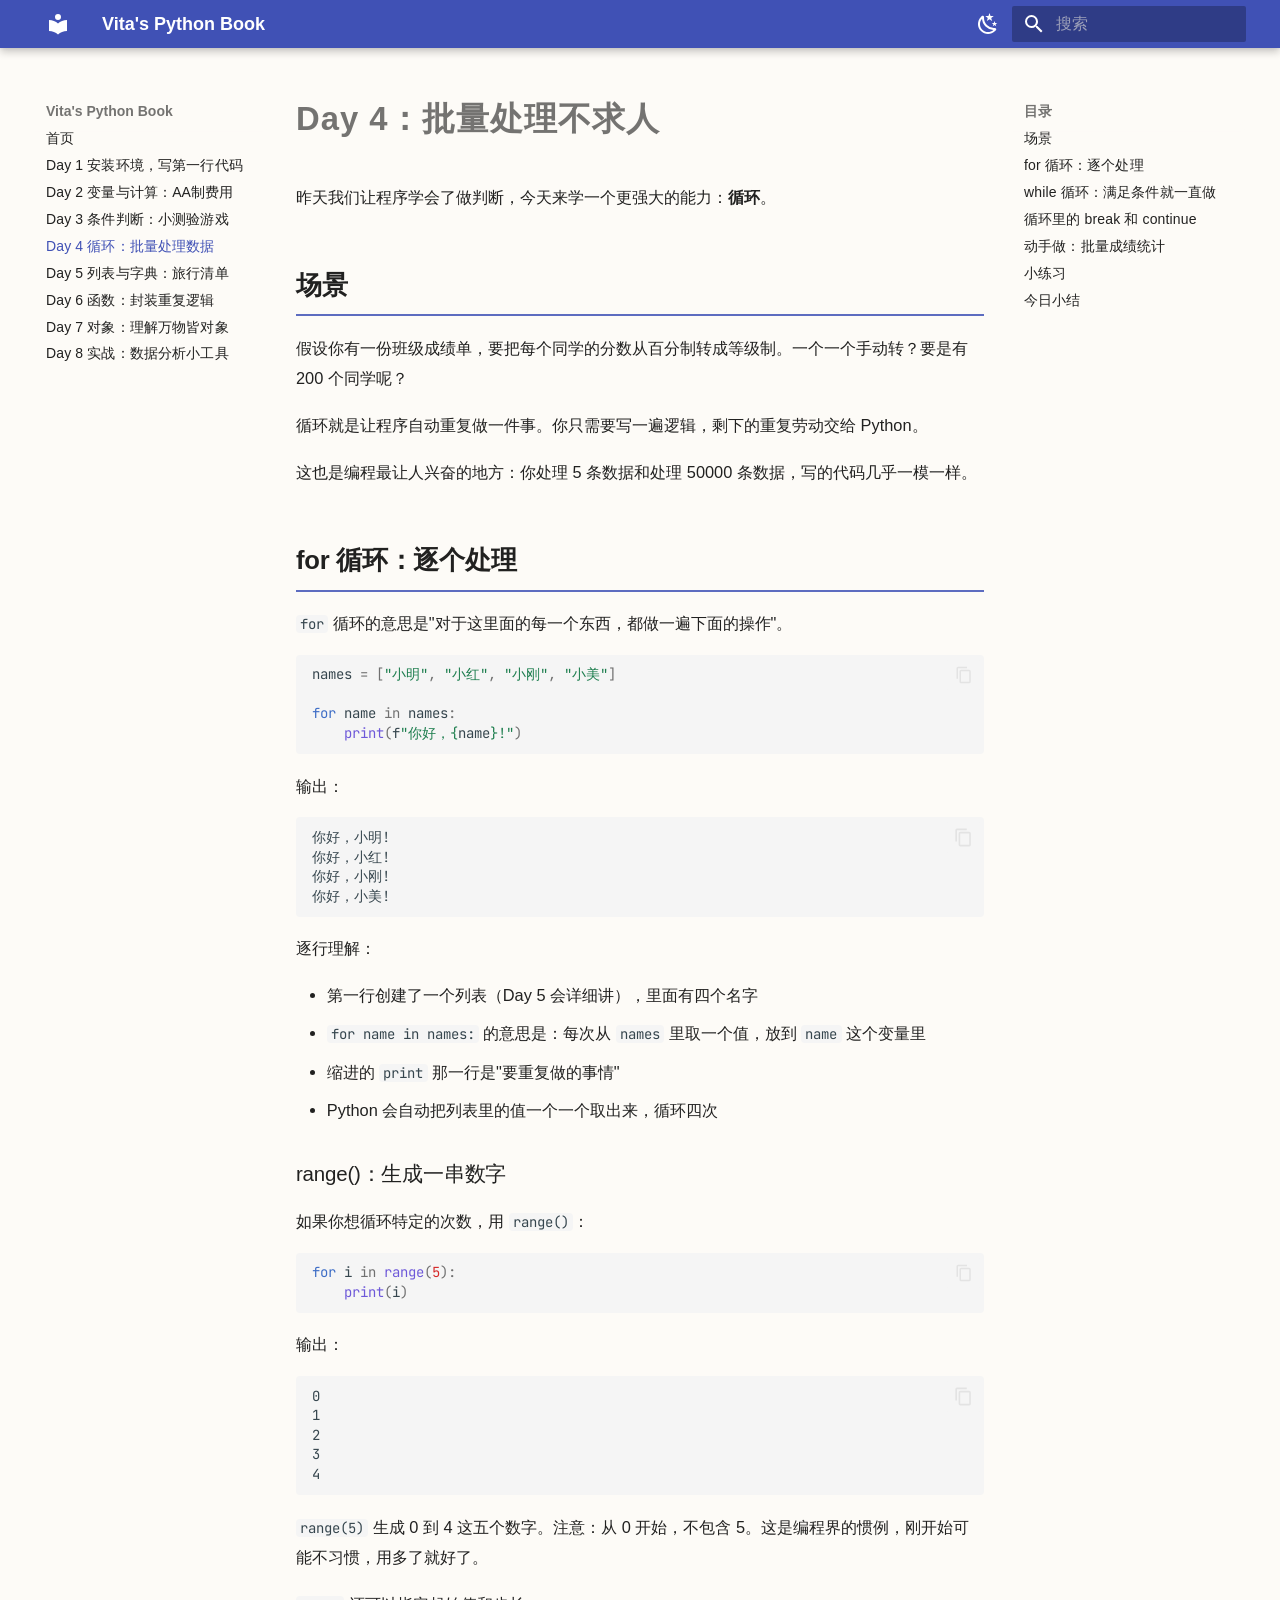
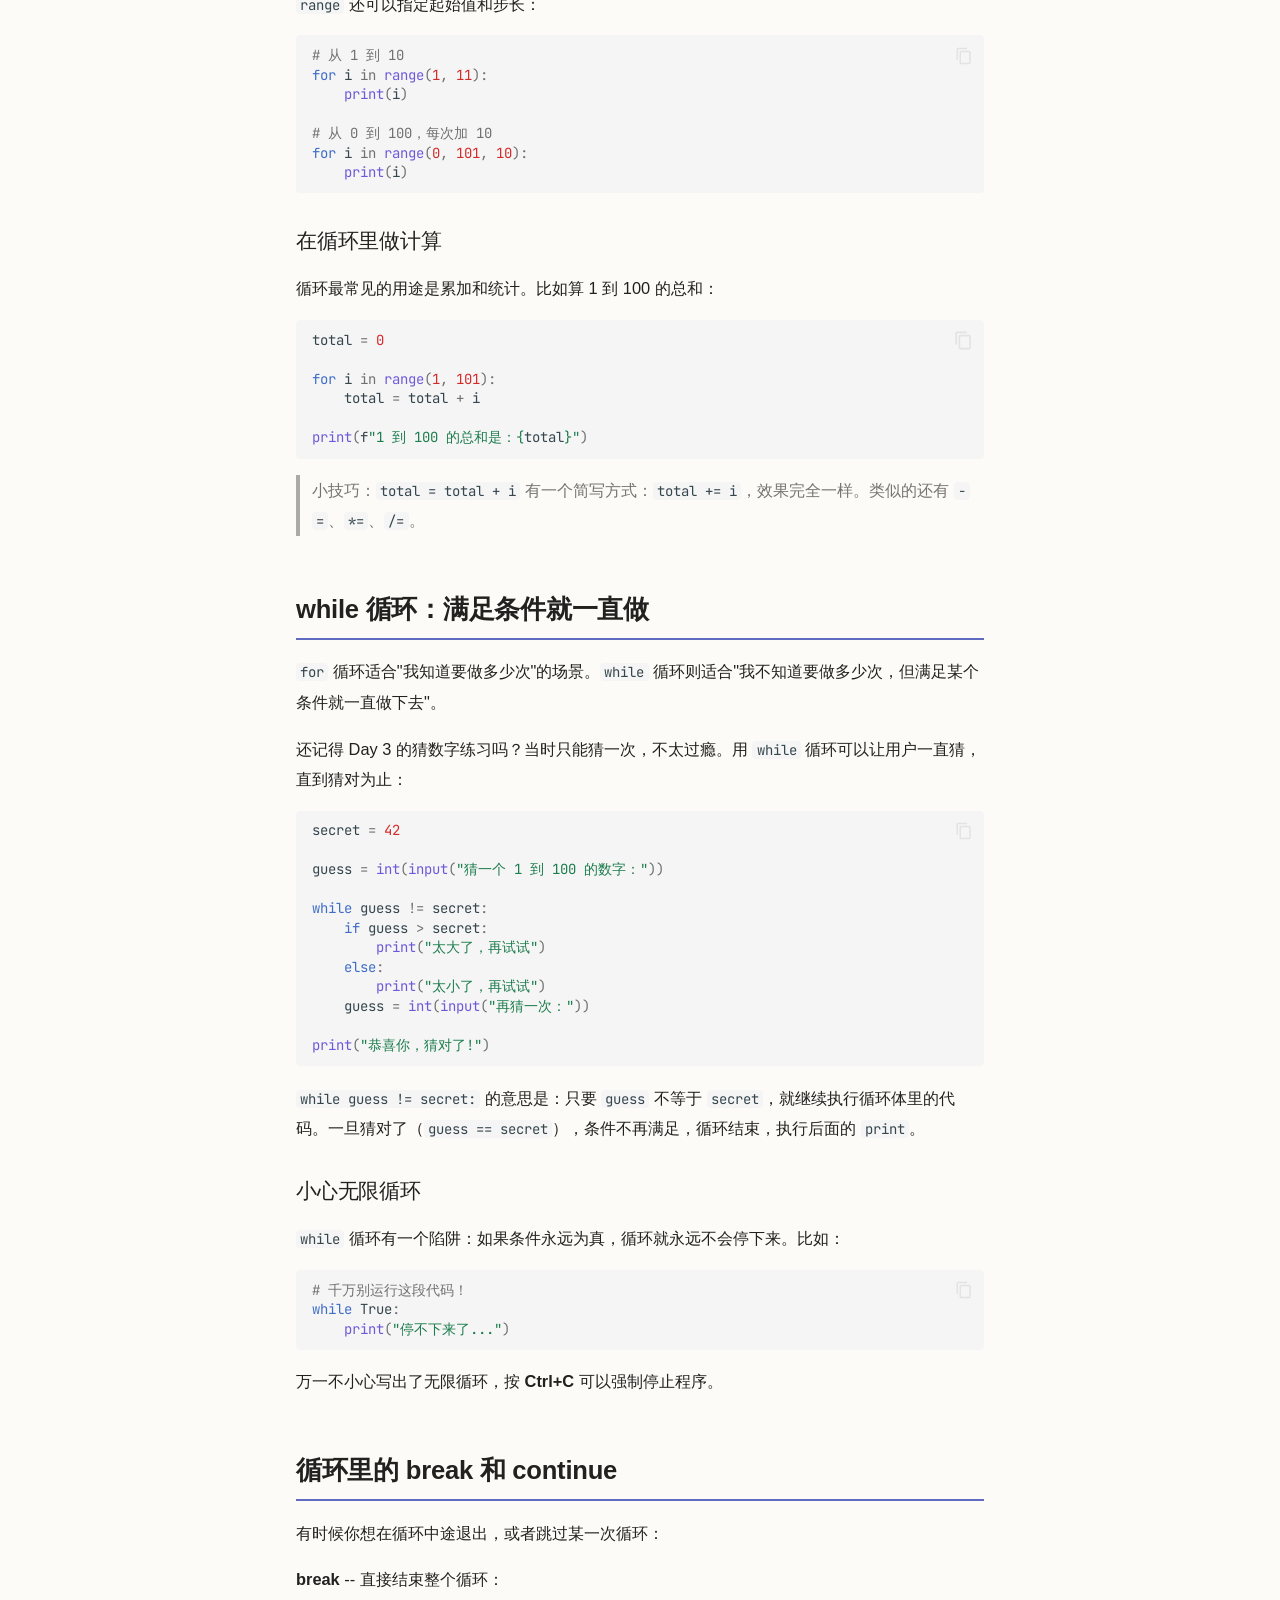
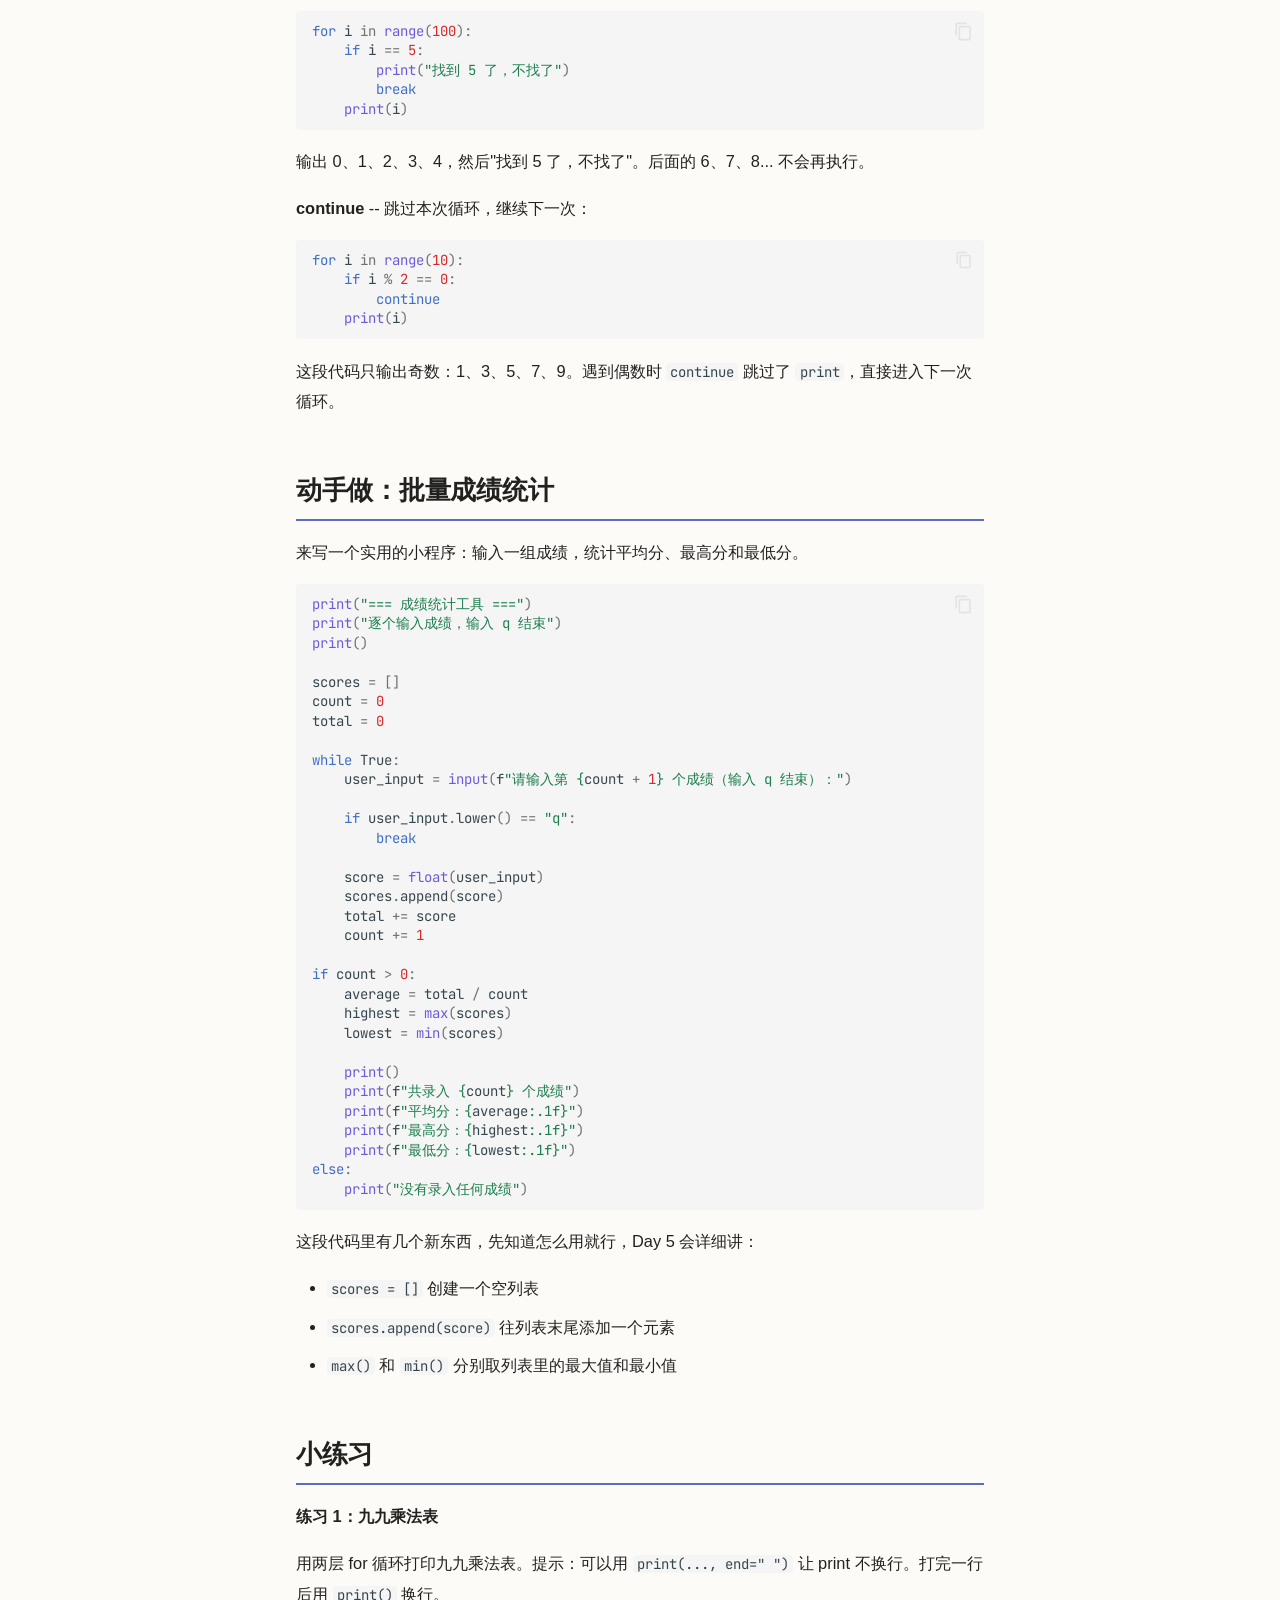
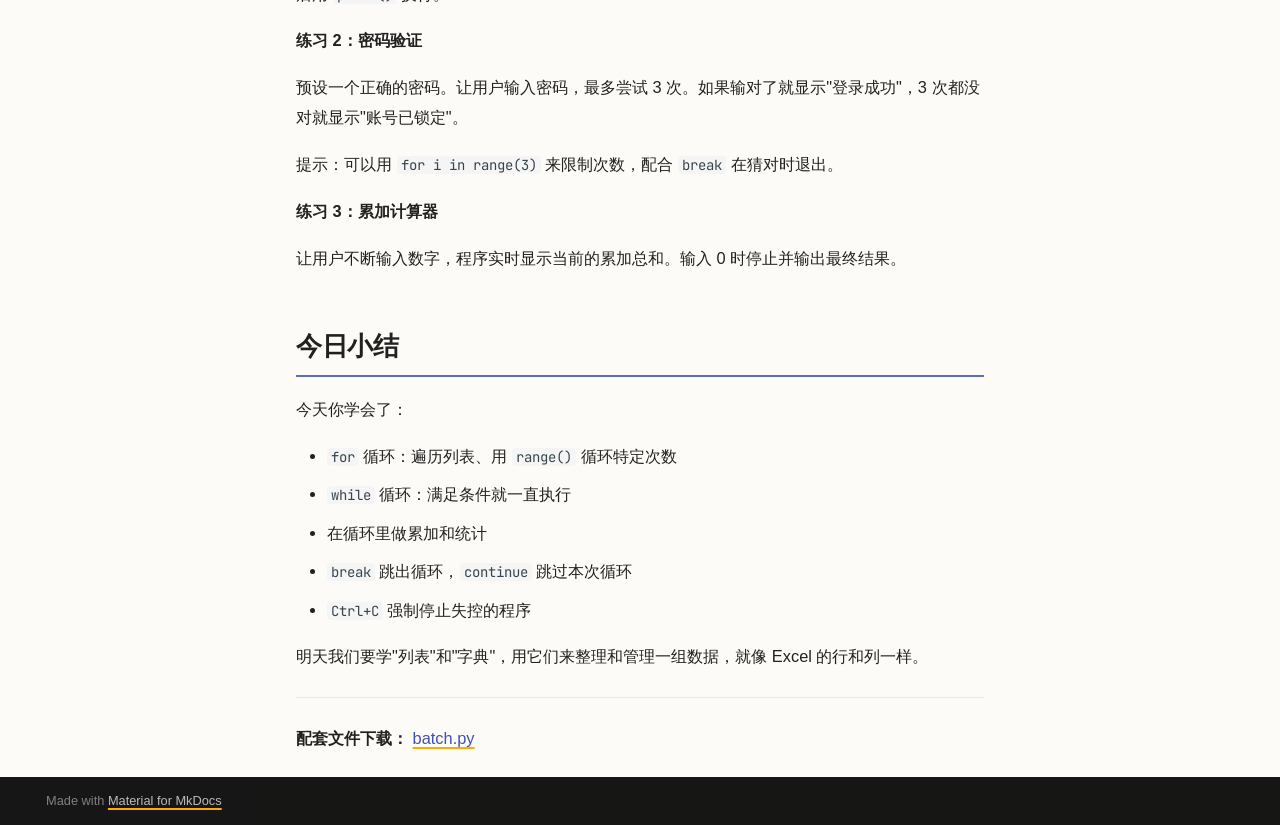
<file: day4/index.html>
<!doctype html>
<html lang="zh" class="no-js">
  <head>
    
      <meta charset="utf-8">
      <meta name="viewport" content="width=device-width,initial-scale=1">
      
        <meta name="description" content="从零开始，八天入门 Python">
      
      
      
      
        <link rel="prev" href="../day3/">
      
      
        <link rel="next" href="../day5/">
      
      
        
      
      
      <link rel="icon" href="../assets/images/favicon.png">
      <meta name="generator" content="mkdocs-1.6.1, mkdocs-material-9.7.5">
    
    
      
        <title>Day 4 循环：批量处理数据 - Vita's Python Book</title>
      
    
    
      <link rel="stylesheet" href="../assets/stylesheets/main.484c7ddc.min.css">
      
        
        <link rel="stylesheet" href="../assets/stylesheets/palette.ab4e12ef.min.css">
      
      


    
    
      
    
    
      
        
        
        <link rel="preconnect" href="https://fonts.gstatic.com" crossorigin>
        <link rel="stylesheet" href="https://fonts.googleapis.com/css?family=LXGW+WenKai:300,300i,400,400i,700,700i%7CJetBrains+Mono:400,400i,700,700i&display=fallback">
        <style>:root{--md-text-font:"LXGW WenKai";--md-code-font:"JetBrains Mono"}</style>
      
    
    
      <link rel="stylesheet" href="../stylesheets/extra.css">
    
    <script>__md_scope=new URL("..",location),__md_hash=e=>[...e].reduce(((e,_)=>(e<<5)-e+_.charCodeAt(0)),0),__md_get=(e,_=localStorage,t=__md_scope)=>JSON.parse(_.getItem(t.pathname+"."+e)),__md_set=(e,_,t=localStorage,a=__md_scope)=>{try{t.setItem(a.pathname+"."+e,JSON.stringify(_))}catch(e){}}</script>
    
      

    
    
  </head>
  
  
    
    
      
    
    
    
    
    <body dir="ltr" data-md-color-scheme="default" data-md-color-primary="indigo" data-md-color-accent="amber">
  
    
    <input class="md-toggle" data-md-toggle="drawer" type="checkbox" id="__drawer" autocomplete="off">
    <input class="md-toggle" data-md-toggle="search" type="checkbox" id="__search" autocomplete="off">
    <label class="md-overlay" for="__drawer"></label>
    <div data-md-component="skip">
      
        
        <a href="#day-4" class="md-skip">
          跳转至
        </a>
      
    </div>
    <div data-md-component="announce">
      
    </div>
    
    
      

  

<header class="md-header md-header--shadow" data-md-component="header">
  <nav class="md-header__inner md-grid" aria-label="页眉">
    <a href=".." title="Vita&#39;s Python Book" class="md-header__button md-logo" aria-label="Vita's Python Book" data-md-component="logo">
      
  
  <svg xmlns="http://www.w3.org/2000/svg" viewBox="0 0 24 24"><path d="M12 8a3 3 0 0 0 3-3 3 3 0 0 0-3-3 3 3 0 0 0-3 3 3 3 0 0 0 3 3m0 3.54C9.64 9.35 6.5 8 3 8v11c3.5 0 6.64 1.35 9 3.54 2.36-2.19 5.5-3.54 9-3.54V8c-3.5 0-6.64 1.35-9 3.54"/></svg>

    </a>
    <label class="md-header__button md-icon" for="__drawer">
      
      <svg xmlns="http://www.w3.org/2000/svg" viewBox="0 0 24 24"><path d="M3 6h18v2H3zm0 5h18v2H3zm0 5h18v2H3z"/></svg>
    </label>
    <div class="md-header__title" data-md-component="header-title">
      <div class="md-header__ellipsis">
        <div class="md-header__topic">
          <span class="md-ellipsis">
            Vita's Python Book
          </span>
        </div>
        <div class="md-header__topic" data-md-component="header-topic">
          <span class="md-ellipsis">
            
              Day 4 循环：批量处理数据
            
          </span>
        </div>
      </div>
    </div>
    
      
        <form class="md-header__option" data-md-component="palette">
  
    
    
    
    <input class="md-option" data-md-color-media="" data-md-color-scheme="default" data-md-color-primary="indigo" data-md-color-accent="amber"  aria-label="切换到深色模式"  type="radio" name="__palette" id="__palette_0">
    
      <label class="md-header__button md-icon" title="切换到深色模式" for="__palette_1" hidden>
        <svg xmlns="http://www.w3.org/2000/svg" viewBox="0 0 24 24"><path d="m17.75 4.09-2.53 1.94.91 3.06-2.63-1.81-2.63 1.81.91-3.06-2.53-1.94L12.44 4l1.06-3 1.06 3zm3.5 6.91-1.64 1.25.59 1.98-1.7-1.17-1.7 1.17.59-1.98L15.75 11l2.06-.05L18.5 9l.69 1.95zm-2.28 4.95c.83-.08 1.72 1.1 1.19 1.85-.32.45-.66.87-1.08 1.27C15.17 23 8.84 23 4.94 19.07c-3.91-3.9-3.91-10.24 0-14.14.4-.4.82-.76 1.27-1.08.75-.53 1.93.36 1.85 1.19-.27 2.86.69 5.83 2.89 8.02a9.96 9.96 0 0 0 8.02 2.89m-1.64 2.02a12.08 12.08 0 0 1-7.8-3.47c-2.17-2.19-3.33-5-3.49-7.82-2.81 3.14-2.7 7.96.31 10.98 3.02 3.01 7.84 3.12 10.98.31"/></svg>
      </label>
    
  
    
    
    
    <input class="md-option" data-md-color-media="" data-md-color-scheme="slate" data-md-color-primary="indigo" data-md-color-accent="amber"  aria-label="切换到浅色模式"  type="radio" name="__palette" id="__palette_1">
    
      <label class="md-header__button md-icon" title="切换到浅色模式" for="__palette_0" hidden>
        <svg xmlns="http://www.w3.org/2000/svg" viewBox="0 0 24 24"><path d="M12 7a5 5 0 0 1 5 5 5 5 0 0 1-5 5 5 5 0 0 1-5-5 5 5 0 0 1 5-5m0 2a3 3 0 0 0-3 3 3 3 0 0 0 3 3 3 3 0 0 0 3-3 3 3 0 0 0-3-3m0-7 2.39 3.42C13.65 5.15 12.84 5 12 5s-1.65.15-2.39.42zM3.34 7l4.16-.35A7.2 7.2 0 0 0 5.94 8.5c-.44.74-.69 1.5-.83 2.29zm.02 10 1.76-3.77a7.131 7.131 0 0 0 2.38 4.14zM20.65 7l-1.77 3.79a7.02 7.02 0 0 0-2.38-4.15zm-.01 10-4.14.36c.59-.51 1.12-1.14 1.54-1.86.42-.73.69-1.5.83-2.29zM12 22l-2.41-3.44c.74.27 1.55.44 2.41.44.82 0 1.63-.17 2.37-.44z"/></svg>
      </label>
    
  
</form>
      
    
    
      <script>var palette=__md_get("__palette");if(palette&&palette.color){if("(prefers-color-scheme)"===palette.color.media){var media=matchMedia("(prefers-color-scheme: light)"),input=document.querySelector(media.matches?"[data-md-color-media='(prefers-color-scheme: light)']":"[data-md-color-media='(prefers-color-scheme: dark)']");palette.color.media=input.getAttribute("data-md-color-media"),palette.color.scheme=input.getAttribute("data-md-color-scheme"),palette.color.primary=input.getAttribute("data-md-color-primary"),palette.color.accent=input.getAttribute("data-md-color-accent")}for(var[key,value]of Object.entries(palette.color))document.body.setAttribute("data-md-color-"+key,value)}</script>
    
    
    
      
      
        <label class="md-header__button md-icon" for="__search">
          
          <svg xmlns="http://www.w3.org/2000/svg" viewBox="0 0 24 24"><path d="M9.5 3A6.5 6.5 0 0 1 16 9.5c0 1.61-.59 3.09-1.56 4.23l.27.27h.79l5 5-1.5 1.5-5-5v-.79l-.27-.27A6.52 6.52 0 0 1 9.5 16 6.5 6.5 0 0 1 3 9.5 6.5 6.5 0 0 1 9.5 3m0 2C7 5 5 7 5 9.5S7 14 9.5 14 14 12 14 9.5 12 5 9.5 5"/></svg>
        </label>
        <div class="md-search" data-md-component="search" role="dialog">
  <label class="md-search__overlay" for="__search"></label>
  <div class="md-search__inner" role="search">
    <form class="md-search__form" name="search">
      <input type="text" class="md-search__input" name="query" aria-label="搜索" placeholder="搜索" autocapitalize="off" autocorrect="off" autocomplete="off" spellcheck="false" data-md-component="search-query" required>
      <label class="md-search__icon md-icon" for="__search">
        
        <svg xmlns="http://www.w3.org/2000/svg" viewBox="0 0 24 24"><path d="M9.5 3A6.5 6.5 0 0 1 16 9.5c0 1.61-.59 3.09-1.56 4.23l.27.27h.79l5 5-1.5 1.5-5-5v-.79l-.27-.27A6.52 6.52 0 0 1 9.5 16 6.5 6.5 0 0 1 3 9.5 6.5 6.5 0 0 1 9.5 3m0 2C7 5 5 7 5 9.5S7 14 9.5 14 14 12 14 9.5 12 5 9.5 5"/></svg>
        
        <svg xmlns="http://www.w3.org/2000/svg" viewBox="0 0 24 24"><path d="M20 11v2H8l5.5 5.5-1.42 1.42L4.16 12l7.92-7.92L13.5 5.5 8 11z"/></svg>
      </label>
      <nav class="md-search__options" aria-label="查找">
        
        <button type="reset" class="md-search__icon md-icon" title="清空当前内容" aria-label="清空当前内容" tabindex="-1">
          
          <svg xmlns="http://www.w3.org/2000/svg" viewBox="0 0 24 24"><path d="M19 6.41 17.59 5 12 10.59 6.41 5 5 6.41 10.59 12 5 17.59 6.41 19 12 13.41 17.59 19 19 17.59 13.41 12z"/></svg>
        </button>
      </nav>
      
    </form>
    <div class="md-search__output">
      <div class="md-search__scrollwrap" tabindex="0" data-md-scrollfix>
        <div class="md-search-result" data-md-component="search-result">
          <div class="md-search-result__meta">
            正在初始化搜索引擎
          </div>
          <ol class="md-search-result__list" role="presentation"></ol>
        </div>
      </div>
    </div>
  </div>
</div>
      
    
    
  </nav>
  
</header>
    
    <div class="md-container" data-md-component="container">
      
      
        
          
        
      
      <main class="md-main" data-md-component="main">
        <div class="md-main__inner md-grid">
          
            
              
              <div class="md-sidebar md-sidebar--primary" data-md-component="sidebar" data-md-type="navigation" >
                <div class="md-sidebar__scrollwrap">
                  <div class="md-sidebar__inner">
                    



<nav class="md-nav md-nav--primary" aria-label="导航栏" data-md-level="0">
  <label class="md-nav__title" for="__drawer">
    <a href=".." title="Vita&#39;s Python Book" class="md-nav__button md-logo" aria-label="Vita's Python Book" data-md-component="logo">
      
  
  <svg xmlns="http://www.w3.org/2000/svg" viewBox="0 0 24 24"><path d="M12 8a3 3 0 0 0 3-3 3 3 0 0 0-3-3 3 3 0 0 0-3 3 3 3 0 0 0 3 3m0 3.54C9.64 9.35 6.5 8 3 8v11c3.5 0 6.64 1.35 9 3.54 2.36-2.19 5.5-3.54 9-3.54V8c-3.5 0-6.64 1.35-9 3.54"/></svg>

    </a>
    Vita's Python Book
  </label>
  
  <ul class="md-nav__list" data-md-scrollfix>
    
      
      
  
  
  
  
    <li class="md-nav__item">
      <a href=".." class="md-nav__link">
        
  
  
  <span class="md-ellipsis">
    
  
    首页
  

    
  </span>
  
  

      </a>
    </li>
  

    
      
      
  
  
  
  
    <li class="md-nav__item">
      <a href="../day1/" class="md-nav__link">
        
  
  
  <span class="md-ellipsis">
    
  
    Day 1 安装环境，写第一行代码
  

    
  </span>
  
  

      </a>
    </li>
  

    
      
      
  
  
  
  
    <li class="md-nav__item">
      <a href="../day2/" class="md-nav__link">
        
  
  
  <span class="md-ellipsis">
    
  
    Day 2 变量与计算：AA制费用
  

    
  </span>
  
  

      </a>
    </li>
  

    
      
      
  
  
  
  
    <li class="md-nav__item">
      <a href="../day3/" class="md-nav__link">
        
  
  
  <span class="md-ellipsis">
    
  
    Day 3 条件判断：小测验游戏
  

    
  </span>
  
  

      </a>
    </li>
  

    
      
      
  
  
    
  
  
  
    <li class="md-nav__item md-nav__item--active">
      
      <input class="md-nav__toggle md-toggle" type="checkbox" id="__toc">
      
      
        
      
      
        <label class="md-nav__link md-nav__link--active" for="__toc">
          
  
  
  <span class="md-ellipsis">
    
  
    Day 4 循环：批量处理数据
  

    
  </span>
  
  

          <span class="md-nav__icon md-icon"></span>
        </label>
      
      <a href="./" class="md-nav__link md-nav__link--active">
        
  
  
  <span class="md-ellipsis">
    
  
    Day 4 循环：批量处理数据
  

    
  </span>
  
  

      </a>
      
        

<nav class="md-nav md-nav--secondary" aria-label="目录">
  
  
  
    
  
  
    <label class="md-nav__title" for="__toc">
      <span class="md-nav__icon md-icon"></span>
      目录
    </label>
    <ul class="md-nav__list" data-md-component="toc" data-md-scrollfix>
      
        <li class="md-nav__item">
  <a href="#_1" class="md-nav__link">
    <span class="md-ellipsis">
      
        场景
      
    </span>
  </a>
  
</li>
      
        <li class="md-nav__item">
  <a href="#for" class="md-nav__link">
    <span class="md-ellipsis">
      
        for 循环：逐个处理
      
    </span>
  </a>
  
</li>
      
        <li class="md-nav__item">
  <a href="#while" class="md-nav__link">
    <span class="md-ellipsis">
      
        while 循环：满足条件就一直做
      
    </span>
  </a>
  
</li>
      
        <li class="md-nav__item">
  <a href="#break-continue" class="md-nav__link">
    <span class="md-ellipsis">
      
        循环里的 break 和 continue
      
    </span>
  </a>
  
</li>
      
        <li class="md-nav__item">
  <a href="#_4" class="md-nav__link">
    <span class="md-ellipsis">
      
        动手做：批量成绩统计
      
    </span>
  </a>
  
</li>
      
        <li class="md-nav__item">
  <a href="#_5" class="md-nav__link">
    <span class="md-ellipsis">
      
        小练习
      
    </span>
  </a>
  
</li>
      
        <li class="md-nav__item">
  <a href="#_6" class="md-nav__link">
    <span class="md-ellipsis">
      
        今日小结
      
    </span>
  </a>
  
</li>
      
    </ul>
  
</nav>
      
    </li>
  

    
      
      
  
  
  
  
    <li class="md-nav__item">
      <a href="../day5/" class="md-nav__link">
        
  
  
  <span class="md-ellipsis">
    
  
    Day 5 列表与字典：旅行清单
  

    
  </span>
  
  

      </a>
    </li>
  

    
      
      
  
  
  
  
    <li class="md-nav__item">
      <a href="../day6/" class="md-nav__link">
        
  
  
  <span class="md-ellipsis">
    
  
    Day 6 函数：封装重复逻辑
  

    
  </span>
  
  

      </a>
    </li>
  

    
      
      
  
  
  
  
    <li class="md-nav__item">
      <a href="../day7/" class="md-nav__link">
        
  
  
  <span class="md-ellipsis">
    
  
    Day 7 对象：理解万物皆对象
  

    
  </span>
  
  

      </a>
    </li>
  

    
      
      
  
  
  
  
    <li class="md-nav__item">
      <a href="../day8/" class="md-nav__link">
        
  
  
  <span class="md-ellipsis">
    
  
    Day 8 实战：数据分析小工具
  

    
  </span>
  
  

      </a>
    </li>
  

    
  </ul>
</nav>
                  </div>
                </div>
              </div>
            
            
              
              <div class="md-sidebar md-sidebar--secondary" data-md-component="sidebar" data-md-type="toc" >
                <div class="md-sidebar__scrollwrap">
                  <div class="md-sidebar__inner">
                    

<nav class="md-nav md-nav--secondary" aria-label="目录">
  
  
  
    
  
  
    <label class="md-nav__title" for="__toc">
      <span class="md-nav__icon md-icon"></span>
      目录
    </label>
    <ul class="md-nav__list" data-md-component="toc" data-md-scrollfix>
      
        <li class="md-nav__item">
  <a href="#_1" class="md-nav__link">
    <span class="md-ellipsis">
      
        场景
      
    </span>
  </a>
  
</li>
      
        <li class="md-nav__item">
  <a href="#for" class="md-nav__link">
    <span class="md-ellipsis">
      
        for 循环：逐个处理
      
    </span>
  </a>
  
</li>
      
        <li class="md-nav__item">
  <a href="#while" class="md-nav__link">
    <span class="md-ellipsis">
      
        while 循环：满足条件就一直做
      
    </span>
  </a>
  
</li>
      
        <li class="md-nav__item">
  <a href="#break-continue" class="md-nav__link">
    <span class="md-ellipsis">
      
        循环里的 break 和 continue
      
    </span>
  </a>
  
</li>
      
        <li class="md-nav__item">
  <a href="#_4" class="md-nav__link">
    <span class="md-ellipsis">
      
        动手做：批量成绩统计
      
    </span>
  </a>
  
</li>
      
        <li class="md-nav__item">
  <a href="#_5" class="md-nav__link">
    <span class="md-ellipsis">
      
        小练习
      
    </span>
  </a>
  
</li>
      
        <li class="md-nav__item">
  <a href="#_6" class="md-nav__link">
    <span class="md-ellipsis">
      
        今日小结
      
    </span>
  </a>
  
</li>
      
    </ul>
  
</nav>
                  </div>
                </div>
              </div>
            
          
          
            <div class="md-content" data-md-component="content">
              
              <article class="md-content__inner md-typeset">
                
                  



<h1 id="day-4">Day 4：批量处理不求人<a class="headerlink" href="#day-4" title="Permanent link">&para;</a></h1>
<p>昨天我们让程序学会了做判断，今天来学一个更强大的能力：<strong>循环</strong>。</p>
<h2 id="_1">场景<a class="headerlink" href="#_1" title="Permanent link">&para;</a></h2>
<p>假设你有一份班级成绩单，要把每个同学的分数从百分制转成等级制。一个一个手动转？要是有 200 个同学呢？</p>
<p>循环就是让程序自动重复做一件事。你只需要写一遍逻辑，剩下的重复劳动交给 Python。</p>
<p>这也是编程最让人兴奋的地方：你处理 5 条数据和处理 50000 条数据，写的代码几乎一模一样。</p>
<h2 id="for">for 循环：逐个处理<a class="headerlink" href="#for" title="Permanent link">&para;</a></h2>
<p><code>for</code> 循环的意思是"对于这里面的每一个东西，都做一遍下面的操作"。</p>
<div class="highlight"><pre><span></span><code><a id="__codelineno-0-1" name="__codelineno-0-1" href="#__codelineno-0-1"></a><span class="n">names</span> <span class="o">=</span> <span class="p">[</span><span class="s2">&quot;小明&quot;</span><span class="p">,</span> <span class="s2">&quot;小红&quot;</span><span class="p">,</span> <span class="s2">&quot;小刚&quot;</span><span class="p">,</span> <span class="s2">&quot;小美&quot;</span><span class="p">]</span>
<a id="__codelineno-0-2" name="__codelineno-0-2" href="#__codelineno-0-2"></a>
<a id="__codelineno-0-3" name="__codelineno-0-3" href="#__codelineno-0-3"></a><span class="k">for</span> <span class="n">name</span> <span class="ow">in</span> <span class="n">names</span><span class="p">:</span>
<a id="__codelineno-0-4" name="__codelineno-0-4" href="#__codelineno-0-4"></a>    <span class="nb">print</span><span class="p">(</span><span class="sa">f</span><span class="s2">&quot;你好，</span><span class="si">{</span><span class="n">name</span><span class="si">}</span><span class="s2">!&quot;</span><span class="p">)</span>
</code></pre></div>
<p>输出：</p>
<div class="highlight"><pre><span></span><code><a id="__codelineno-1-1" name="__codelineno-1-1" href="#__codelineno-1-1"></a>你好，小明!
<a id="__codelineno-1-2" name="__codelineno-1-2" href="#__codelineno-1-2"></a>你好，小红!
<a id="__codelineno-1-3" name="__codelineno-1-3" href="#__codelineno-1-3"></a>你好，小刚!
<a id="__codelineno-1-4" name="__codelineno-1-4" href="#__codelineno-1-4"></a>你好，小美!
</code></pre></div>
<p>逐行理解：</p>
<ul>
<li>第一行创建了一个列表（Day 5 会详细讲），里面有四个名字</li>
<li><code>for name in names:</code> 的意思是：每次从 <code>names</code> 里取一个值，放到 <code>name</code> 这个变量里</li>
<li>缩进的 <code>print</code> 那一行是"要重复做的事情"</li>
<li>Python 会自动把列表里的值一个一个取出来，循环四次</li>
</ul>
<h3 id="range">range()：生成一串数字<a class="headerlink" href="#range" title="Permanent link">&para;</a></h3>
<p>如果你想循环特定的次数，用 <code>range()</code>：</p>
<div class="highlight"><pre><span></span><code><a id="__codelineno-2-1" name="__codelineno-2-1" href="#__codelineno-2-1"></a><span class="k">for</span> <span class="n">i</span> <span class="ow">in</span> <span class="nb">range</span><span class="p">(</span><span class="mi">5</span><span class="p">):</span>
<a id="__codelineno-2-2" name="__codelineno-2-2" href="#__codelineno-2-2"></a>    <span class="nb">print</span><span class="p">(</span><span class="n">i</span><span class="p">)</span>
</code></pre></div>
<p>输出：</p>
<div class="highlight"><pre><span></span><code><a id="__codelineno-3-1" name="__codelineno-3-1" href="#__codelineno-3-1"></a>0
<a id="__codelineno-3-2" name="__codelineno-3-2" href="#__codelineno-3-2"></a>1
<a id="__codelineno-3-3" name="__codelineno-3-3" href="#__codelineno-3-3"></a>2
<a id="__codelineno-3-4" name="__codelineno-3-4" href="#__codelineno-3-4"></a>3
<a id="__codelineno-3-5" name="__codelineno-3-5" href="#__codelineno-3-5"></a>4
</code></pre></div>
<p><code>range(5)</code> 生成 0 到 4 这五个数字。注意：从 0 开始，不包含 5。这是编程界的惯例，刚开始可能不习惯，用多了就好了。</p>
<p><code>range</code> 还可以指定起始值和步长：</p>
<div class="highlight"><pre><span></span><code><a id="__codelineno-4-1" name="__codelineno-4-1" href="#__codelineno-4-1"></a><span class="c1"># 从 1 到 10</span>
<a id="__codelineno-4-2" name="__codelineno-4-2" href="#__codelineno-4-2"></a><span class="k">for</span> <span class="n">i</span> <span class="ow">in</span> <span class="nb">range</span><span class="p">(</span><span class="mi">1</span><span class="p">,</span> <span class="mi">11</span><span class="p">):</span>
<a id="__codelineno-4-3" name="__codelineno-4-3" href="#__codelineno-4-3"></a>    <span class="nb">print</span><span class="p">(</span><span class="n">i</span><span class="p">)</span>
<a id="__codelineno-4-4" name="__codelineno-4-4" href="#__codelineno-4-4"></a>
<a id="__codelineno-4-5" name="__codelineno-4-5" href="#__codelineno-4-5"></a><span class="c1"># 从 0 到 100，每次加 10</span>
<a id="__codelineno-4-6" name="__codelineno-4-6" href="#__codelineno-4-6"></a><span class="k">for</span> <span class="n">i</span> <span class="ow">in</span> <span class="nb">range</span><span class="p">(</span><span class="mi">0</span><span class="p">,</span> <span class="mi">101</span><span class="p">,</span> <span class="mi">10</span><span class="p">):</span>
<a id="__codelineno-4-7" name="__codelineno-4-7" href="#__codelineno-4-7"></a>    <span class="nb">print</span><span class="p">(</span><span class="n">i</span><span class="p">)</span>
</code></pre></div>
<h3 id="_2">在循环里做计算<a class="headerlink" href="#_2" title="Permanent link">&para;</a></h3>
<p>循环最常见的用途是累加和统计。比如算 1 到 100 的总和：</p>
<div class="highlight"><pre><span></span><code><a id="__codelineno-5-1" name="__codelineno-5-1" href="#__codelineno-5-1"></a><span class="n">total</span> <span class="o">=</span> <span class="mi">0</span>
<a id="__codelineno-5-2" name="__codelineno-5-2" href="#__codelineno-5-2"></a>
<a id="__codelineno-5-3" name="__codelineno-5-3" href="#__codelineno-5-3"></a><span class="k">for</span> <span class="n">i</span> <span class="ow">in</span> <span class="nb">range</span><span class="p">(</span><span class="mi">1</span><span class="p">,</span> <span class="mi">101</span><span class="p">):</span>
<a id="__codelineno-5-4" name="__codelineno-5-4" href="#__codelineno-5-4"></a>    <span class="n">total</span> <span class="o">=</span> <span class="n">total</span> <span class="o">+</span> <span class="n">i</span>
<a id="__codelineno-5-5" name="__codelineno-5-5" href="#__codelineno-5-5"></a>
<a id="__codelineno-5-6" name="__codelineno-5-6" href="#__codelineno-5-6"></a><span class="nb">print</span><span class="p">(</span><span class="sa">f</span><span class="s2">&quot;1 到 100 的总和是：</span><span class="si">{</span><span class="n">total</span><span class="si">}</span><span class="s2">&quot;</span><span class="p">)</span>
</code></pre></div>
<blockquote>
<p>小技巧：<code>total = total + i</code> 有一个简写方式：<code>total += i</code>，效果完全一样。类似的还有 <code>-=</code>、<code>*=</code>、<code>/=</code>。</p>
</blockquote>
<h2 id="while">while 循环：满足条件就一直做<a class="headerlink" href="#while" title="Permanent link">&para;</a></h2>
<p><code>for</code> 循环适合"我知道要做多少次"的场景。<code>while</code> 循环则适合"我不知道要做多少次，但满足某个条件就一直做下去"。</p>
<p>还记得 Day 3 的猜数字练习吗？当时只能猜一次，不太过瘾。用 <code>while</code> 循环可以让用户一直猜，直到猜对为止：</p>
<div class="highlight"><pre><span></span><code><a id="__codelineno-6-1" name="__codelineno-6-1" href="#__codelineno-6-1"></a><span class="n">secret</span> <span class="o">=</span> <span class="mi">42</span>
<a id="__codelineno-6-2" name="__codelineno-6-2" href="#__codelineno-6-2"></a>
<a id="__codelineno-6-3" name="__codelineno-6-3" href="#__codelineno-6-3"></a><span class="n">guess</span> <span class="o">=</span> <span class="nb">int</span><span class="p">(</span><span class="nb">input</span><span class="p">(</span><span class="s2">&quot;猜一个 1 到 100 的数字：&quot;</span><span class="p">))</span>
<a id="__codelineno-6-4" name="__codelineno-6-4" href="#__codelineno-6-4"></a>
<a id="__codelineno-6-5" name="__codelineno-6-5" href="#__codelineno-6-5"></a><span class="k">while</span> <span class="n">guess</span> <span class="o">!=</span> <span class="n">secret</span><span class="p">:</span>
<a id="__codelineno-6-6" name="__codelineno-6-6" href="#__codelineno-6-6"></a>    <span class="k">if</span> <span class="n">guess</span> <span class="o">&gt;</span> <span class="n">secret</span><span class="p">:</span>
<a id="__codelineno-6-7" name="__codelineno-6-7" href="#__codelineno-6-7"></a>        <span class="nb">print</span><span class="p">(</span><span class="s2">&quot;太大了，再试试&quot;</span><span class="p">)</span>
<a id="__codelineno-6-8" name="__codelineno-6-8" href="#__codelineno-6-8"></a>    <span class="k">else</span><span class="p">:</span>
<a id="__codelineno-6-9" name="__codelineno-6-9" href="#__codelineno-6-9"></a>        <span class="nb">print</span><span class="p">(</span><span class="s2">&quot;太小了，再试试&quot;</span><span class="p">)</span>
<a id="__codelineno-6-10" name="__codelineno-6-10" href="#__codelineno-6-10"></a>    <span class="n">guess</span> <span class="o">=</span> <span class="nb">int</span><span class="p">(</span><span class="nb">input</span><span class="p">(</span><span class="s2">&quot;再猜一次：&quot;</span><span class="p">))</span>
<a id="__codelineno-6-11" name="__codelineno-6-11" href="#__codelineno-6-11"></a>
<a id="__codelineno-6-12" name="__codelineno-6-12" href="#__codelineno-6-12"></a><span class="nb">print</span><span class="p">(</span><span class="s2">&quot;恭喜你，猜对了!&quot;</span><span class="p">)</span>
</code></pre></div>
<p><code>while guess != secret:</code> 的意思是：只要 <code>guess</code> 不等于 <code>secret</code>，就继续执行循环体里的代码。一旦猜对了（<code>guess == secret</code>），条件不再满足，循环结束，执行后面的 <code>print</code>。</p>
<h3 id="_3">小心无限循环<a class="headerlink" href="#_3" title="Permanent link">&para;</a></h3>
<p><code>while</code> 循环有一个陷阱：如果条件永远为真，循环就永远不会停下来。比如：</p>
<div class="highlight"><pre><span></span><code><a id="__codelineno-7-1" name="__codelineno-7-1" href="#__codelineno-7-1"></a><span class="c1"># 千万别运行这段代码！</span>
<a id="__codelineno-7-2" name="__codelineno-7-2" href="#__codelineno-7-2"></a><span class="k">while</span> <span class="kc">True</span><span class="p">:</span>
<a id="__codelineno-7-3" name="__codelineno-7-3" href="#__codelineno-7-3"></a>    <span class="nb">print</span><span class="p">(</span><span class="s2">&quot;停不下来了...&quot;</span><span class="p">)</span>
</code></pre></div>
<p>万一不小心写出了无限循环，按 <strong>Ctrl+C</strong> 可以强制停止程序。</p>
<h2 id="break-continue">循环里的 break 和 continue<a class="headerlink" href="#break-continue" title="Permanent link">&para;</a></h2>
<p>有时候你想在循环中途退出，或者跳过某一次循环：</p>
<p><strong>break</strong> -- 直接结束整个循环：</p>
<div class="highlight"><pre><span></span><code><a id="__codelineno-8-1" name="__codelineno-8-1" href="#__codelineno-8-1"></a><span class="k">for</span> <span class="n">i</span> <span class="ow">in</span> <span class="nb">range</span><span class="p">(</span><span class="mi">100</span><span class="p">):</span>
<a id="__codelineno-8-2" name="__codelineno-8-2" href="#__codelineno-8-2"></a>    <span class="k">if</span> <span class="n">i</span> <span class="o">==</span> <span class="mi">5</span><span class="p">:</span>
<a id="__codelineno-8-3" name="__codelineno-8-3" href="#__codelineno-8-3"></a>        <span class="nb">print</span><span class="p">(</span><span class="s2">&quot;找到 5 了，不找了&quot;</span><span class="p">)</span>
<a id="__codelineno-8-4" name="__codelineno-8-4" href="#__codelineno-8-4"></a>        <span class="k">break</span>
<a id="__codelineno-8-5" name="__codelineno-8-5" href="#__codelineno-8-5"></a>    <span class="nb">print</span><span class="p">(</span><span class="n">i</span><span class="p">)</span>
</code></pre></div>
<p>输出 0、1、2、3、4，然后"找到 5 了，不找了"。后面的 6、7、8... 不会再执行。</p>
<p><strong>continue</strong> -- 跳过本次循环，继续下一次：</p>
<div class="highlight"><pre><span></span><code><a id="__codelineno-9-1" name="__codelineno-9-1" href="#__codelineno-9-1"></a><span class="k">for</span> <span class="n">i</span> <span class="ow">in</span> <span class="nb">range</span><span class="p">(</span><span class="mi">10</span><span class="p">):</span>
<a id="__codelineno-9-2" name="__codelineno-9-2" href="#__codelineno-9-2"></a>    <span class="k">if</span> <span class="n">i</span> <span class="o">%</span> <span class="mi">2</span> <span class="o">==</span> <span class="mi">0</span><span class="p">:</span>
<a id="__codelineno-9-3" name="__codelineno-9-3" href="#__codelineno-9-3"></a>        <span class="k">continue</span>
<a id="__codelineno-9-4" name="__codelineno-9-4" href="#__codelineno-9-4"></a>    <span class="nb">print</span><span class="p">(</span><span class="n">i</span><span class="p">)</span>
</code></pre></div>
<p>这段代码只输出奇数：1、3、5、7、9。遇到偶数时 <code>continue</code> 跳过了 <code>print</code>，直接进入下一次循环。</p>
<h2 id="_4">动手做：批量成绩统计<a class="headerlink" href="#_4" title="Permanent link">&para;</a></h2>
<p>来写一个实用的小程序：输入一组成绩，统计平均分、最高分和最低分。</p>
<div class="highlight"><pre><span></span><code><a id="__codelineno-10-1" name="__codelineno-10-1" href="#__codelineno-10-1"></a><span class="nb">print</span><span class="p">(</span><span class="s2">&quot;=== 成绩统计工具 ===&quot;</span><span class="p">)</span>
<a id="__codelineno-10-2" name="__codelineno-10-2" href="#__codelineno-10-2"></a><span class="nb">print</span><span class="p">(</span><span class="s2">&quot;逐个输入成绩，输入 q 结束&quot;</span><span class="p">)</span>
<a id="__codelineno-10-3" name="__codelineno-10-3" href="#__codelineno-10-3"></a><span class="nb">print</span><span class="p">()</span>
<a id="__codelineno-10-4" name="__codelineno-10-4" href="#__codelineno-10-4"></a>
<a id="__codelineno-10-5" name="__codelineno-10-5" href="#__codelineno-10-5"></a><span class="n">scores</span> <span class="o">=</span> <span class="p">[]</span>
<a id="__codelineno-10-6" name="__codelineno-10-6" href="#__codelineno-10-6"></a><span class="n">count</span> <span class="o">=</span> <span class="mi">0</span>
<a id="__codelineno-10-7" name="__codelineno-10-7" href="#__codelineno-10-7"></a><span class="n">total</span> <span class="o">=</span> <span class="mi">0</span>
<a id="__codelineno-10-8" name="__codelineno-10-8" href="#__codelineno-10-8"></a>
<a id="__codelineno-10-9" name="__codelineno-10-9" href="#__codelineno-10-9"></a><span class="k">while</span> <span class="kc">True</span><span class="p">:</span>
<a id="__codelineno-10-10" name="__codelineno-10-10" href="#__codelineno-10-10"></a>    <span class="n">user_input</span> <span class="o">=</span> <span class="nb">input</span><span class="p">(</span><span class="sa">f</span><span class="s2">&quot;请输入第 </span><span class="si">{</span><span class="n">count</span><span class="w"> </span><span class="o">+</span><span class="w"> </span><span class="mi">1</span><span class="si">}</span><span class="s2"> 个成绩（输入 q 结束）：&quot;</span><span class="p">)</span>
<a id="__codelineno-10-11" name="__codelineno-10-11" href="#__codelineno-10-11"></a>
<a id="__codelineno-10-12" name="__codelineno-10-12" href="#__codelineno-10-12"></a>    <span class="k">if</span> <span class="n">user_input</span><span class="o">.</span><span class="n">lower</span><span class="p">()</span> <span class="o">==</span> <span class="s2">&quot;q&quot;</span><span class="p">:</span>
<a id="__codelineno-10-13" name="__codelineno-10-13" href="#__codelineno-10-13"></a>        <span class="k">break</span>
<a id="__codelineno-10-14" name="__codelineno-10-14" href="#__codelineno-10-14"></a>
<a id="__codelineno-10-15" name="__codelineno-10-15" href="#__codelineno-10-15"></a>    <span class="n">score</span> <span class="o">=</span> <span class="nb">float</span><span class="p">(</span><span class="n">user_input</span><span class="p">)</span>
<a id="__codelineno-10-16" name="__codelineno-10-16" href="#__codelineno-10-16"></a>    <span class="n">scores</span><span class="o">.</span><span class="n">append</span><span class="p">(</span><span class="n">score</span><span class="p">)</span>
<a id="__codelineno-10-17" name="__codelineno-10-17" href="#__codelineno-10-17"></a>    <span class="n">total</span> <span class="o">+=</span> <span class="n">score</span>
<a id="__codelineno-10-18" name="__codelineno-10-18" href="#__codelineno-10-18"></a>    <span class="n">count</span> <span class="o">+=</span> <span class="mi">1</span>
<a id="__codelineno-10-19" name="__codelineno-10-19" href="#__codelineno-10-19"></a>
<a id="__codelineno-10-20" name="__codelineno-10-20" href="#__codelineno-10-20"></a><span class="k">if</span> <span class="n">count</span> <span class="o">&gt;</span> <span class="mi">0</span><span class="p">:</span>
<a id="__codelineno-10-21" name="__codelineno-10-21" href="#__codelineno-10-21"></a>    <span class="n">average</span> <span class="o">=</span> <span class="n">total</span> <span class="o">/</span> <span class="n">count</span>
<a id="__codelineno-10-22" name="__codelineno-10-22" href="#__codelineno-10-22"></a>    <span class="n">highest</span> <span class="o">=</span> <span class="nb">max</span><span class="p">(</span><span class="n">scores</span><span class="p">)</span>
<a id="__codelineno-10-23" name="__codelineno-10-23" href="#__codelineno-10-23"></a>    <span class="n">lowest</span> <span class="o">=</span> <span class="nb">min</span><span class="p">(</span><span class="n">scores</span><span class="p">)</span>
<a id="__codelineno-10-24" name="__codelineno-10-24" href="#__codelineno-10-24"></a>
<a id="__codelineno-10-25" name="__codelineno-10-25" href="#__codelineno-10-25"></a>    <span class="nb">print</span><span class="p">()</span>
<a id="__codelineno-10-26" name="__codelineno-10-26" href="#__codelineno-10-26"></a>    <span class="nb">print</span><span class="p">(</span><span class="sa">f</span><span class="s2">&quot;共录入 </span><span class="si">{</span><span class="n">count</span><span class="si">}</span><span class="s2"> 个成绩&quot;</span><span class="p">)</span>
<a id="__codelineno-10-27" name="__codelineno-10-27" href="#__codelineno-10-27"></a>    <span class="nb">print</span><span class="p">(</span><span class="sa">f</span><span class="s2">&quot;平均分：</span><span class="si">{</span><span class="n">average</span><span class="si">:</span><span class="s2">.1f</span><span class="si">}</span><span class="s2">&quot;</span><span class="p">)</span>
<a id="__codelineno-10-28" name="__codelineno-10-28" href="#__codelineno-10-28"></a>    <span class="nb">print</span><span class="p">(</span><span class="sa">f</span><span class="s2">&quot;最高分：</span><span class="si">{</span><span class="n">highest</span><span class="si">:</span><span class="s2">.1f</span><span class="si">}</span><span class="s2">&quot;</span><span class="p">)</span>
<a id="__codelineno-10-29" name="__codelineno-10-29" href="#__codelineno-10-29"></a>    <span class="nb">print</span><span class="p">(</span><span class="sa">f</span><span class="s2">&quot;最低分：</span><span class="si">{</span><span class="n">lowest</span><span class="si">:</span><span class="s2">.1f</span><span class="si">}</span><span class="s2">&quot;</span><span class="p">)</span>
<a id="__codelineno-10-30" name="__codelineno-10-30" href="#__codelineno-10-30"></a><span class="k">else</span><span class="p">:</span>
<a id="__codelineno-10-31" name="__codelineno-10-31" href="#__codelineno-10-31"></a>    <span class="nb">print</span><span class="p">(</span><span class="s2">&quot;没有录入任何成绩&quot;</span><span class="p">)</span>
</code></pre></div>
<p>这段代码里有几个新东西，先知道怎么用就行，Day 5 会详细讲：</p>
<ul>
<li><code>scores = []</code> 创建一个空列表</li>
<li><code>scores.append(score)</code> 往列表末尾添加一个元素</li>
<li><code>max()</code> 和 <code>min()</code> 分别取列表里的最大值和最小值</li>
</ul>
<h2 id="_5">小练习<a class="headerlink" href="#_5" title="Permanent link">&para;</a></h2>
<p><strong>练习 1：九九乘法表</strong></p>
<p>用两层 for 循环打印九九乘法表。提示：可以用 <code>print(..., end=" ")</code> 让 print 不换行。打完一行后用 <code>print()</code> 换行。</p>
<p><strong>练习 2：密码验证</strong></p>
<p>预设一个正确的密码。让用户输入密码，最多尝试 3 次。如果输对了就显示"登录成功"，3 次都没对就显示"账号已锁定"。</p>
<p>提示：可以用 <code>for i in range(3)</code> 来限制次数，配合 <code>break</code> 在猜对时退出。</p>
<p><strong>练习 3：累加计算器</strong></p>
<p>让用户不断输入数字，程序实时显示当前的累加总和。输入 0 时停止并输出最终结果。</p>
<h2 id="_6">今日小结<a class="headerlink" href="#_6" title="Permanent link">&para;</a></h2>
<p>今天你学会了：</p>
<ul>
<li><code>for</code> 循环：遍历列表、用 <code>range()</code> 循环特定次数</li>
<li><code>while</code> 循环：满足条件就一直执行</li>
<li>在循环里做累加和统计</li>
<li><code>break</code> 跳出循环，<code>continue</code> 跳过本次循环</li>
<li><code>Ctrl+C</code> 强制停止失控的程序</li>
</ul>
<p>明天我们要学"列表"和"字典"，用它们来整理和管理一组数据，就像 Excel 的行和列一样。</p>
<hr />
<p><strong>配套文件下载：</strong> <a download="batch.py" href="../downloads/batch.py">batch.py</a></p>












                
              </article>
            </div>
          
          
<script>var target=document.getElementById(location.hash.slice(1));target&&target.name&&(target.checked=target.name.startsWith("__tabbed_"))</script>
        </div>
        
          <button type="button" class="md-top md-icon" data-md-component="top" hidden>
  
  <svg xmlns="http://www.w3.org/2000/svg" viewBox="0 0 24 24"><path d="M13 20h-2V8l-5.5 5.5-1.42-1.42L12 4.16l7.92 7.92-1.42 1.42L13 8z"/></svg>
  回到页面顶部
</button>
        
      </main>
      
        <footer class="md-footer">
  
  <div class="md-footer-meta md-typeset">
    <div class="md-footer-meta__inner md-grid">
      <div class="md-copyright">
  
  
    Made with
    <a href="https://squidfunk.github.io/mkdocs-material/" target="_blank" rel="noopener">
      Material for MkDocs
    </a>
  
</div>
      
    </div>
  </div>
</footer>
      
    </div>
    <div class="md-dialog" data-md-component="dialog">
      <div class="md-dialog__inner md-typeset"></div>
    </div>
    
    
    
      
      
      <script id="__config" type="application/json">{"annotate": null, "base": "..", "features": ["navigation.sections", "navigation.top", "navigation.instant", "content.code.copy", "toc.follow"], "search": "../assets/javascripts/workers/search.2c215733.min.js", "tags": null, "translations": {"clipboard.copied": "\u5df2\u590d\u5236", "clipboard.copy": "\u590d\u5236", "search.result.more.one": "\u5728\u8be5\u9875\u4e0a\u8fd8\u6709 1 \u4e2a\u7b26\u5408\u6761\u4ef6\u7684\u7ed3\u679c", "search.result.more.other": "\u5728\u8be5\u9875\u4e0a\u8fd8\u6709 # \u4e2a\u7b26\u5408\u6761\u4ef6\u7684\u7ed3\u679c", "search.result.none": "\u6ca1\u6709\u627e\u5230\u7b26\u5408\u6761\u4ef6\u7684\u7ed3\u679c", "search.result.one": "\u627e\u5230 1 \u4e2a\u7b26\u5408\u6761\u4ef6\u7684\u7ed3\u679c", "search.result.other": "# \u4e2a\u7b26\u5408\u6761\u4ef6\u7684\u7ed3\u679c", "search.result.placeholder": "\u952e\u5165\u4ee5\u5f00\u59cb\u641c\u7d22", "search.result.term.missing": "\u7f3a\u5c11", "select.version": "\u9009\u62e9\u5f53\u524d\u7248\u672c"}, "version": null}</script>
    
    
      <script src="../assets/javascripts/bundle.79ae519e.min.js"></script>
      
    
  </body>
</html>
</file>
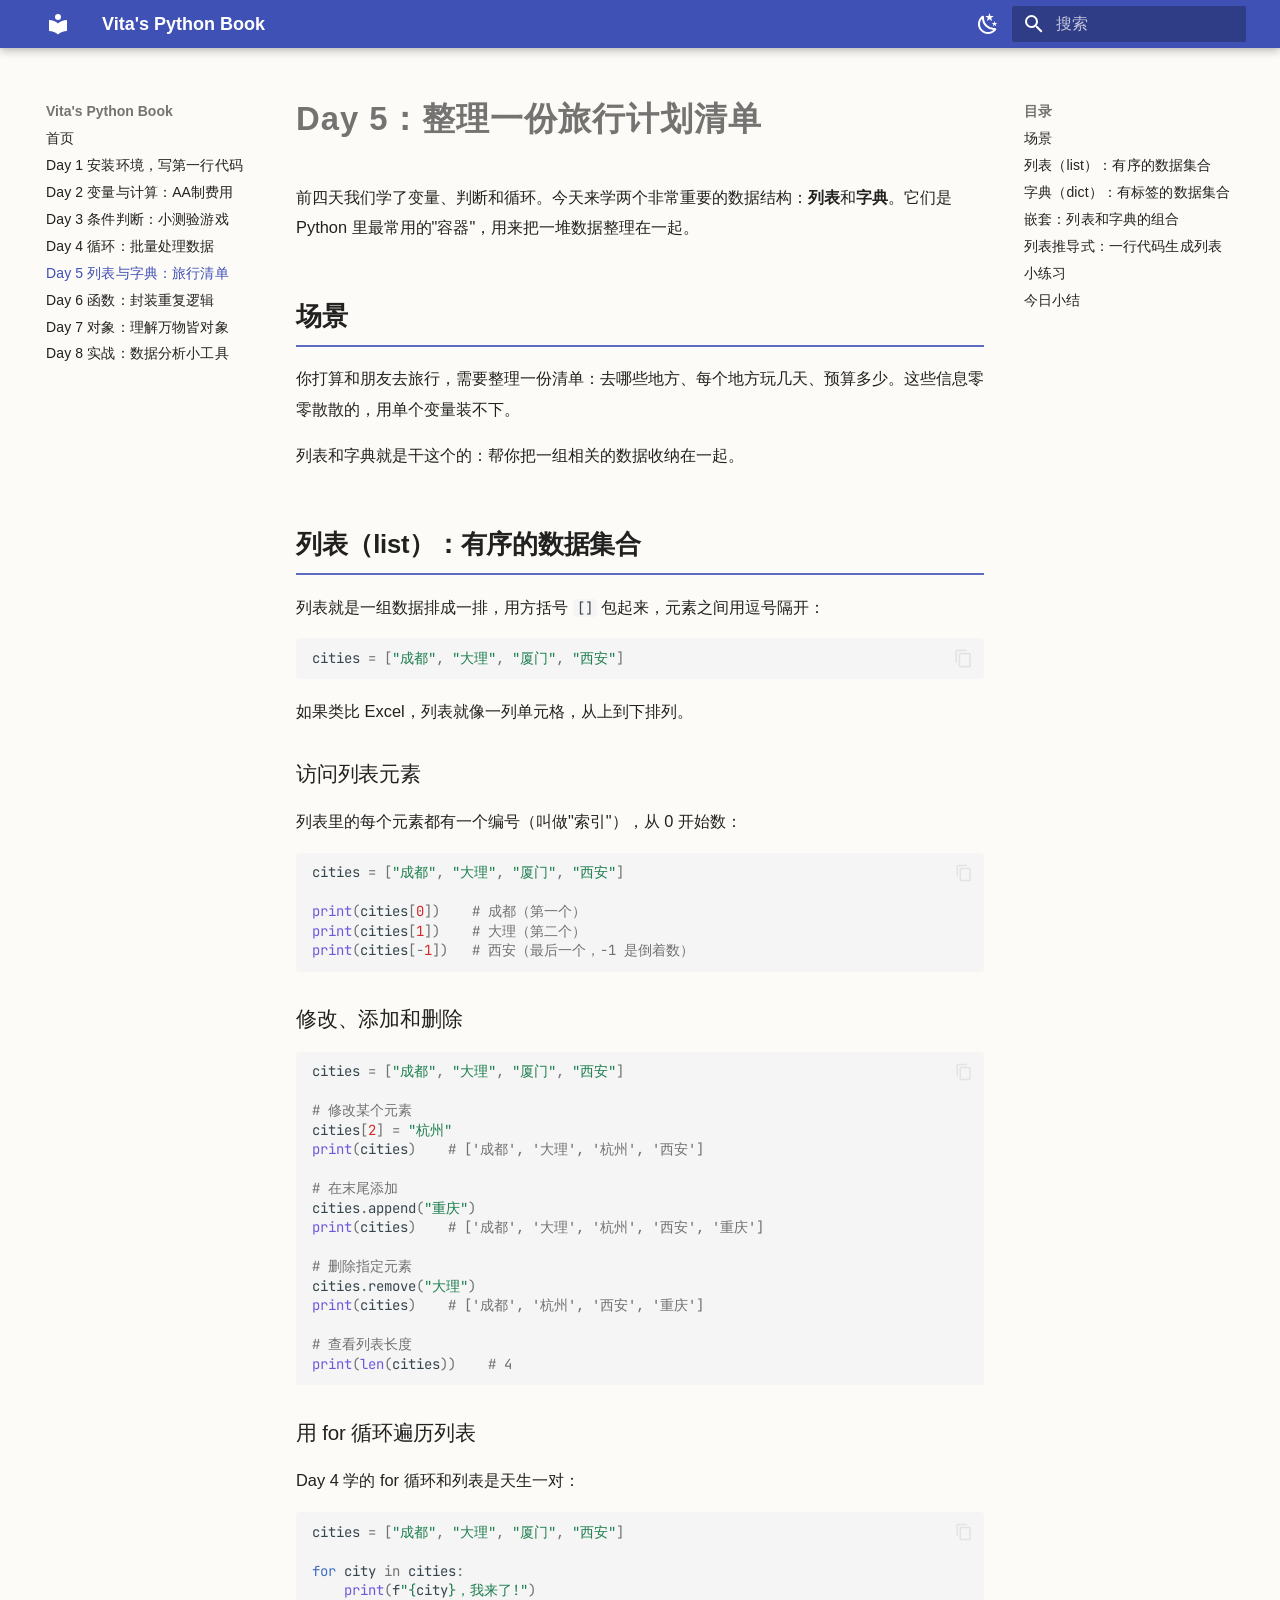
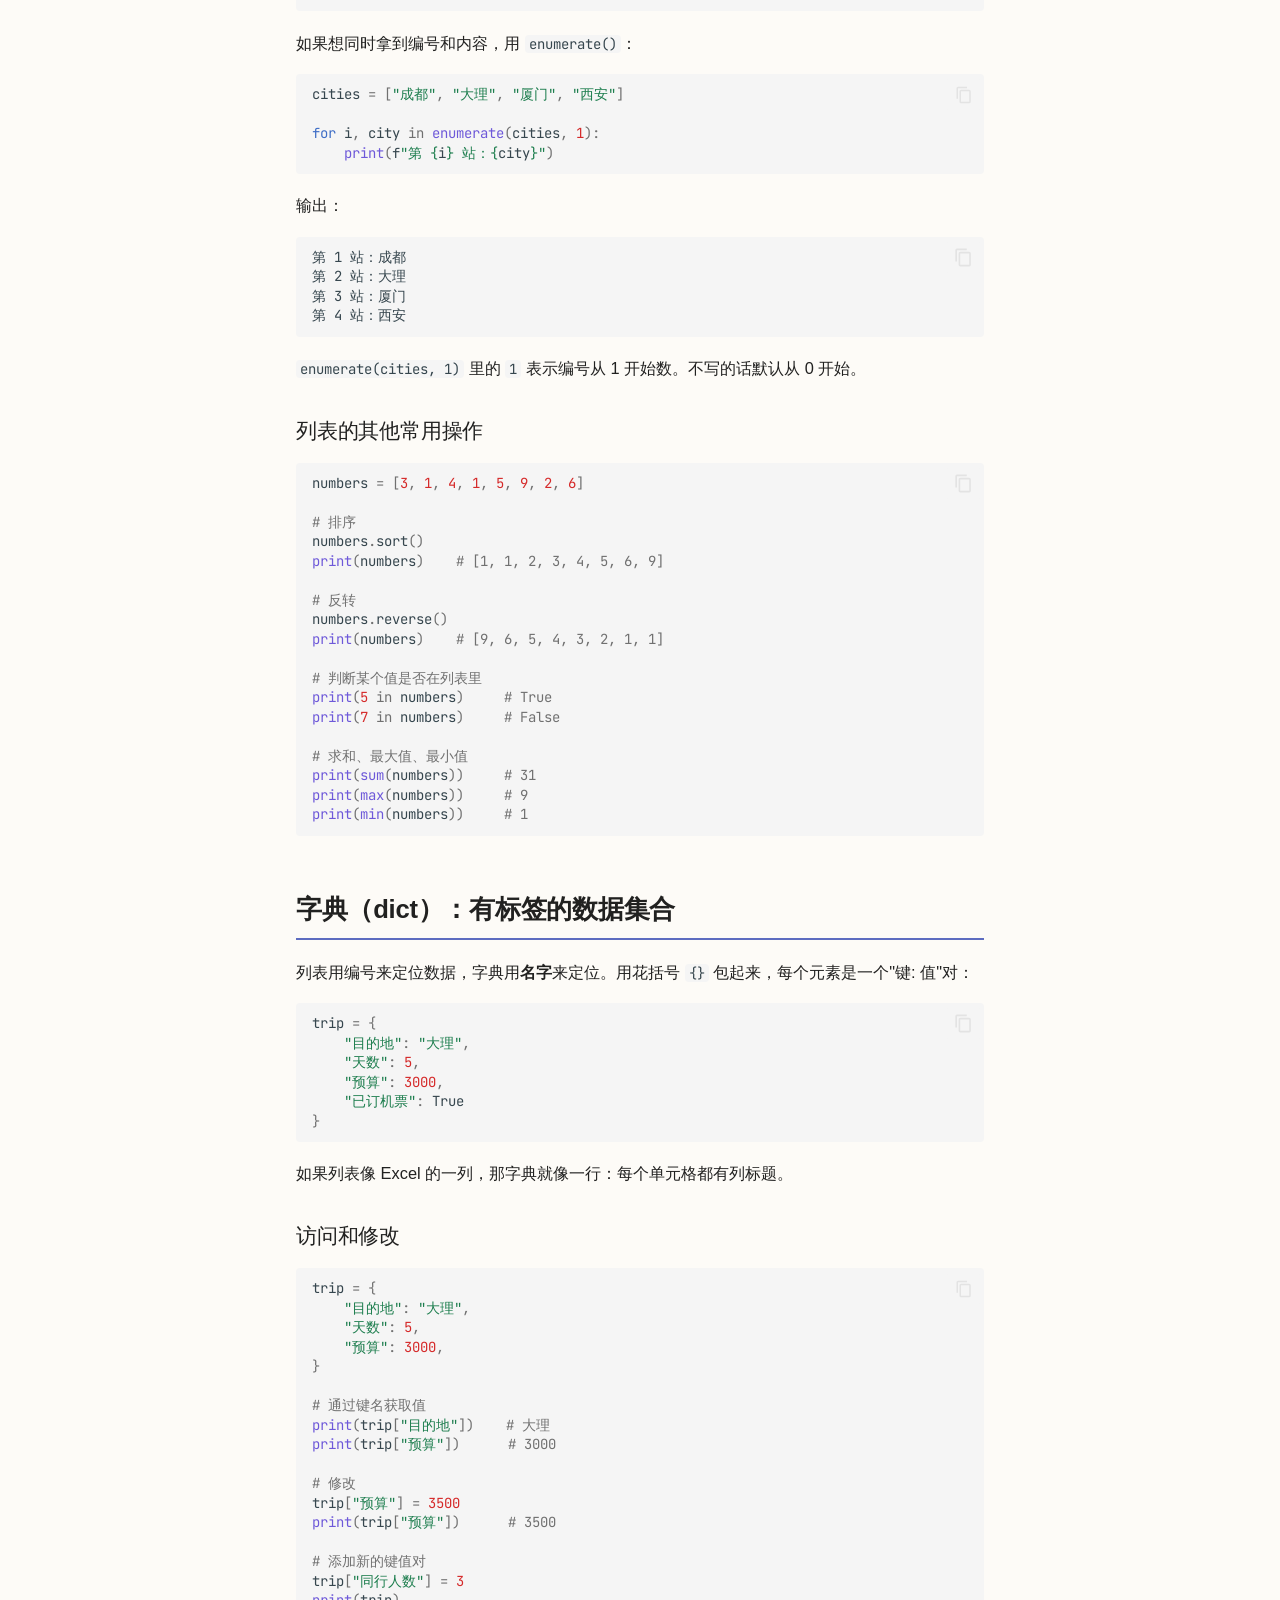
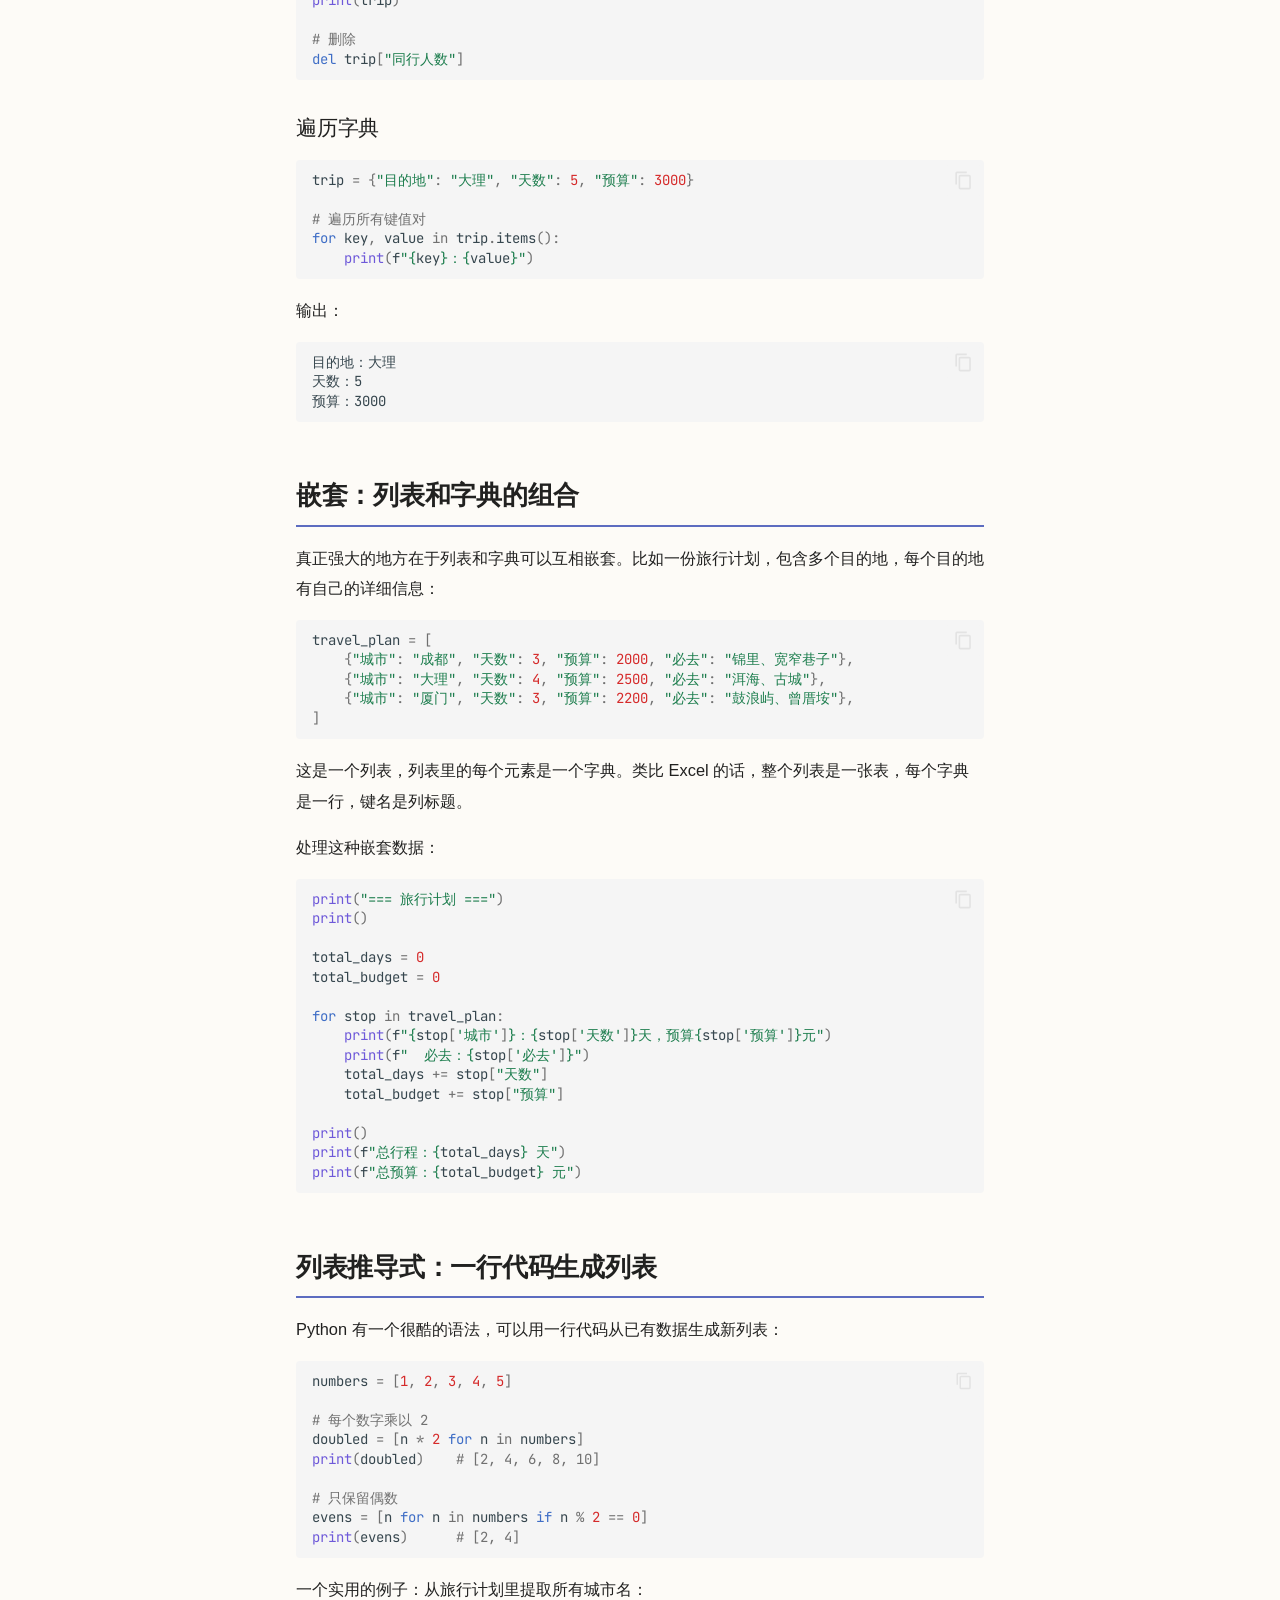
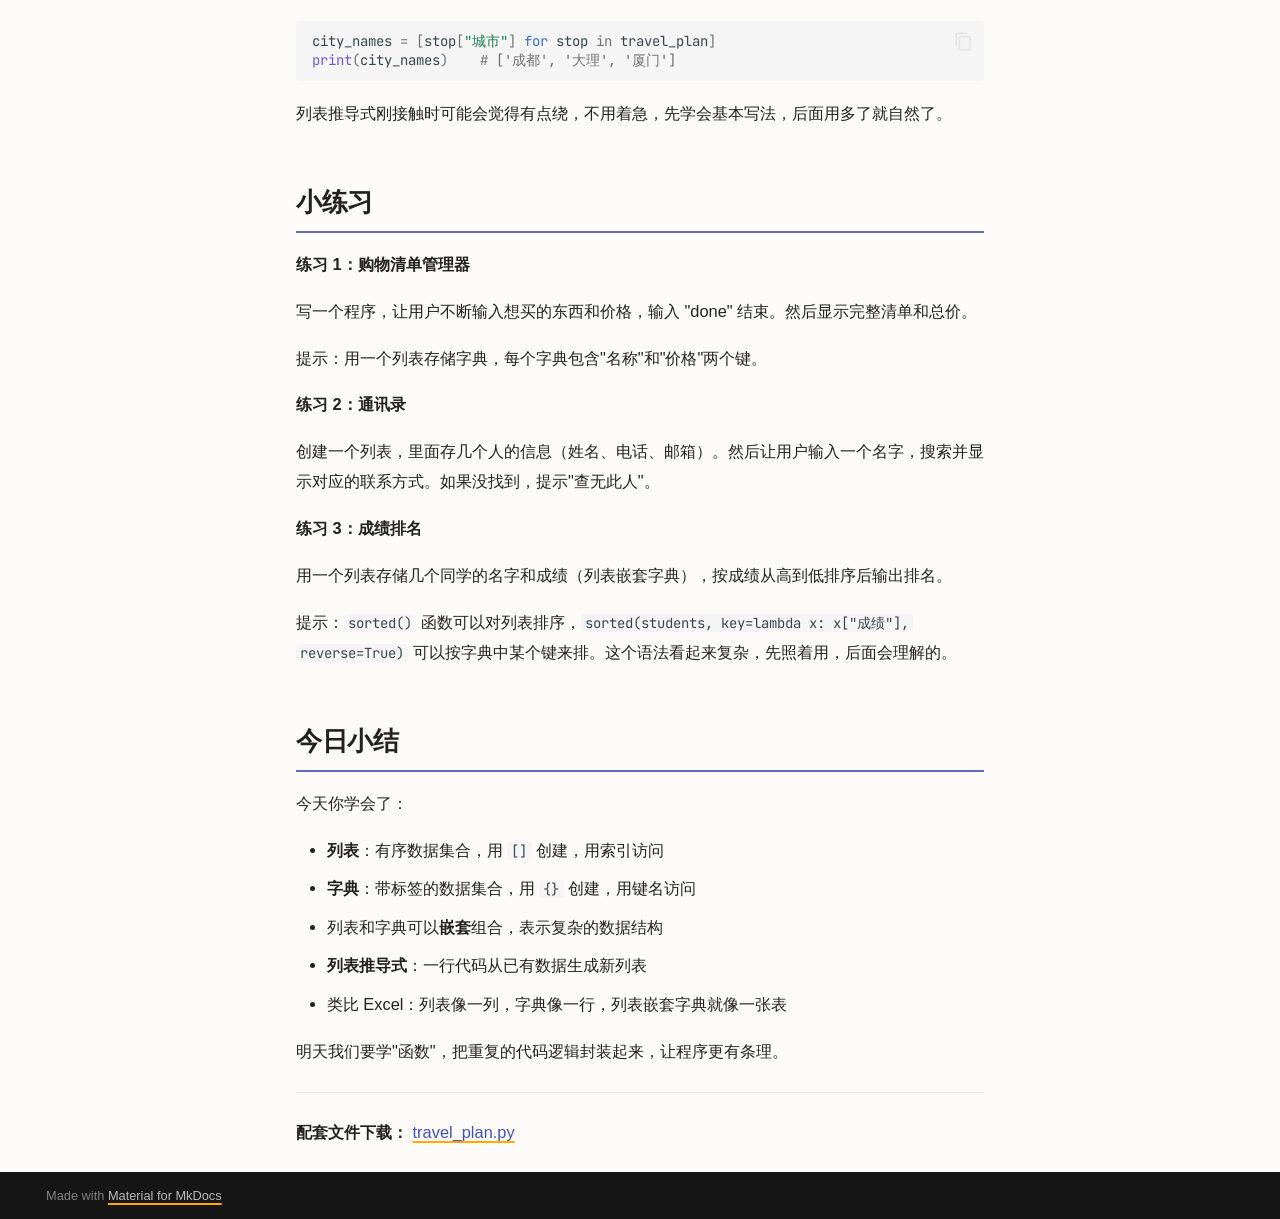
<file: day5/index.html>
<!doctype html>
<html lang="zh" class="no-js">
  <head>
    
      <meta charset="utf-8">
      <meta name="viewport" content="width=device-width,initial-scale=1">
      
        <meta name="description" content="从零开始，八天入门 Python">
      
      
      
      
        <link rel="prev" href="../day4/">
      
      
        <link rel="next" href="../day6/">
      
      
        
      
      
      <link rel="icon" href="../assets/images/favicon.png">
      <meta name="generator" content="mkdocs-1.6.1, mkdocs-material-9.7.5">
    
    
      
        <title>Day 5 列表与字典：旅行清单 - Vita's Python Book</title>
      
    
    
      <link rel="stylesheet" href="../assets/stylesheets/main.484c7ddc.min.css">
      
        
        <link rel="stylesheet" href="../assets/stylesheets/palette.ab4e12ef.min.css">
      
      


    
    
      
    
    
      
        
        
        <link rel="preconnect" href="https://fonts.gstatic.com" crossorigin>
        <link rel="stylesheet" href="https://fonts.googleapis.com/css?family=LXGW+WenKai:300,300i,400,400i,700,700i%7CJetBrains+Mono:400,400i,700,700i&display=fallback">
        <style>:root{--md-text-font:"LXGW WenKai";--md-code-font:"JetBrains Mono"}</style>
      
    
    
      <link rel="stylesheet" href="../stylesheets/extra.css">
    
    <script>__md_scope=new URL("..",location),__md_hash=e=>[...e].reduce(((e,_)=>(e<<5)-e+_.charCodeAt(0)),0),__md_get=(e,_=localStorage,t=__md_scope)=>JSON.parse(_.getItem(t.pathname+"."+e)),__md_set=(e,_,t=localStorage,a=__md_scope)=>{try{t.setItem(a.pathname+"."+e,JSON.stringify(_))}catch(e){}}</script>
    
      

    
    
  </head>
  
  
    
    
      
    
    
    
    
    <body dir="ltr" data-md-color-scheme="default" data-md-color-primary="indigo" data-md-color-accent="amber">
  
    
    <input class="md-toggle" data-md-toggle="drawer" type="checkbox" id="__drawer" autocomplete="off">
    <input class="md-toggle" data-md-toggle="search" type="checkbox" id="__search" autocomplete="off">
    <label class="md-overlay" for="__drawer"></label>
    <div data-md-component="skip">
      
        
        <a href="#day-5" class="md-skip">
          跳转至
        </a>
      
    </div>
    <div data-md-component="announce">
      
    </div>
    
    
      

  

<header class="md-header md-header--shadow" data-md-component="header">
  <nav class="md-header__inner md-grid" aria-label="页眉">
    <a href=".." title="Vita&#39;s Python Book" class="md-header__button md-logo" aria-label="Vita's Python Book" data-md-component="logo">
      
  
  <svg xmlns="http://www.w3.org/2000/svg" viewBox="0 0 24 24"><path d="M12 8a3 3 0 0 0 3-3 3 3 0 0 0-3-3 3 3 0 0 0-3 3 3 3 0 0 0 3 3m0 3.54C9.64 9.35 6.5 8 3 8v11c3.5 0 6.64 1.35 9 3.54 2.36-2.19 5.5-3.54 9-3.54V8c-3.5 0-6.64 1.35-9 3.54"/></svg>

    </a>
    <label class="md-header__button md-icon" for="__drawer">
      
      <svg xmlns="http://www.w3.org/2000/svg" viewBox="0 0 24 24"><path d="M3 6h18v2H3zm0 5h18v2H3zm0 5h18v2H3z"/></svg>
    </label>
    <div class="md-header__title" data-md-component="header-title">
      <div class="md-header__ellipsis">
        <div class="md-header__topic">
          <span class="md-ellipsis">
            Vita's Python Book
          </span>
        </div>
        <div class="md-header__topic" data-md-component="header-topic">
          <span class="md-ellipsis">
            
              Day 5 列表与字典：旅行清单
            
          </span>
        </div>
      </div>
    </div>
    
      
        <form class="md-header__option" data-md-component="palette">
  
    
    
    
    <input class="md-option" data-md-color-media="" data-md-color-scheme="default" data-md-color-primary="indigo" data-md-color-accent="amber"  aria-label="切换到深色模式"  type="radio" name="__palette" id="__palette_0">
    
      <label class="md-header__button md-icon" title="切换到深色模式" for="__palette_1" hidden>
        <svg xmlns="http://www.w3.org/2000/svg" viewBox="0 0 24 24"><path d="m17.75 4.09-2.53 1.94.91 3.06-2.63-1.81-2.63 1.81.91-3.06-2.53-1.94L12.44 4l1.06-3 1.06 3zm3.5 6.91-1.64 1.25.59 1.98-1.7-1.17-1.7 1.17.59-1.98L15.75 11l2.06-.05L18.5 9l.69 1.95zm-2.28 4.95c.83-.08 1.72 1.1 1.19 1.85-.32.45-.66.87-1.08 1.27C15.17 23 8.84 23 4.94 19.07c-3.91-3.9-3.91-10.24 0-14.14.4-.4.82-.76 1.27-1.08.75-.53 1.93.36 1.85 1.19-.27 2.86.69 5.83 2.89 8.02a9.96 9.96 0 0 0 8.02 2.89m-1.64 2.02a12.08 12.08 0 0 1-7.8-3.47c-2.17-2.19-3.33-5-3.49-7.82-2.81 3.14-2.7 7.96.31 10.98 3.02 3.01 7.84 3.12 10.98.31"/></svg>
      </label>
    
  
    
    
    
    <input class="md-option" data-md-color-media="" data-md-color-scheme="slate" data-md-color-primary="indigo" data-md-color-accent="amber"  aria-label="切换到浅色模式"  type="radio" name="__palette" id="__palette_1">
    
      <label class="md-header__button md-icon" title="切换到浅色模式" for="__palette_0" hidden>
        <svg xmlns="http://www.w3.org/2000/svg" viewBox="0 0 24 24"><path d="M12 7a5 5 0 0 1 5 5 5 5 0 0 1-5 5 5 5 0 0 1-5-5 5 5 0 0 1 5-5m0 2a3 3 0 0 0-3 3 3 3 0 0 0 3 3 3 3 0 0 0 3-3 3 3 0 0 0-3-3m0-7 2.39 3.42C13.65 5.15 12.84 5 12 5s-1.65.15-2.39.42zM3.34 7l4.16-.35A7.2 7.2 0 0 0 5.94 8.5c-.44.74-.69 1.5-.83 2.29zm.02 10 1.76-3.77a7.131 7.131 0 0 0 2.38 4.14zM20.65 7l-1.77 3.79a7.02 7.02 0 0 0-2.38-4.15zm-.01 10-4.14.36c.59-.51 1.12-1.14 1.54-1.86.42-.73.69-1.5.83-2.29zM12 22l-2.41-3.44c.74.27 1.55.44 2.41.44.82 0 1.63-.17 2.37-.44z"/></svg>
      </label>
    
  
</form>
      
    
    
      <script>var palette=__md_get("__palette");if(palette&&palette.color){if("(prefers-color-scheme)"===palette.color.media){var media=matchMedia("(prefers-color-scheme: light)"),input=document.querySelector(media.matches?"[data-md-color-media='(prefers-color-scheme: light)']":"[data-md-color-media='(prefers-color-scheme: dark)']");palette.color.media=input.getAttribute("data-md-color-media"),palette.color.scheme=input.getAttribute("data-md-color-scheme"),palette.color.primary=input.getAttribute("data-md-color-primary"),palette.color.accent=input.getAttribute("data-md-color-accent")}for(var[key,value]of Object.entries(palette.color))document.body.setAttribute("data-md-color-"+key,value)}</script>
    
    
    
      
      
        <label class="md-header__button md-icon" for="__search">
          
          <svg xmlns="http://www.w3.org/2000/svg" viewBox="0 0 24 24"><path d="M9.5 3A6.5 6.5 0 0 1 16 9.5c0 1.61-.59 3.09-1.56 4.23l.27.27h.79l5 5-1.5 1.5-5-5v-.79l-.27-.27A6.52 6.52 0 0 1 9.5 16 6.5 6.5 0 0 1 3 9.5 6.5 6.5 0 0 1 9.5 3m0 2C7 5 5 7 5 9.5S7 14 9.5 14 14 12 14 9.5 12 5 9.5 5"/></svg>
        </label>
        <div class="md-search" data-md-component="search" role="dialog">
  <label class="md-search__overlay" for="__search"></label>
  <div class="md-search__inner" role="search">
    <form class="md-search__form" name="search">
      <input type="text" class="md-search__input" name="query" aria-label="搜索" placeholder="搜索" autocapitalize="off" autocorrect="off" autocomplete="off" spellcheck="false" data-md-component="search-query" required>
      <label class="md-search__icon md-icon" for="__search">
        
        <svg xmlns="http://www.w3.org/2000/svg" viewBox="0 0 24 24"><path d="M9.5 3A6.5 6.5 0 0 1 16 9.5c0 1.61-.59 3.09-1.56 4.23l.27.27h.79l5 5-1.5 1.5-5-5v-.79l-.27-.27A6.52 6.52 0 0 1 9.5 16 6.5 6.5 0 0 1 3 9.5 6.5 6.5 0 0 1 9.5 3m0 2C7 5 5 7 5 9.5S7 14 9.5 14 14 12 14 9.5 12 5 9.5 5"/></svg>
        
        <svg xmlns="http://www.w3.org/2000/svg" viewBox="0 0 24 24"><path d="M20 11v2H8l5.5 5.5-1.42 1.42L4.16 12l7.92-7.92L13.5 5.5 8 11z"/></svg>
      </label>
      <nav class="md-search__options" aria-label="查找">
        
        <button type="reset" class="md-search__icon md-icon" title="清空当前内容" aria-label="清空当前内容" tabindex="-1">
          
          <svg xmlns="http://www.w3.org/2000/svg" viewBox="0 0 24 24"><path d="M19 6.41 17.59 5 12 10.59 6.41 5 5 6.41 10.59 12 5 17.59 6.41 19 12 13.41 17.59 19 19 17.59 13.41 12z"/></svg>
        </button>
      </nav>
      
    </form>
    <div class="md-search__output">
      <div class="md-search__scrollwrap" tabindex="0" data-md-scrollfix>
        <div class="md-search-result" data-md-component="search-result">
          <div class="md-search-result__meta">
            正在初始化搜索引擎
          </div>
          <ol class="md-search-result__list" role="presentation"></ol>
        </div>
      </div>
    </div>
  </div>
</div>
      
    
    
  </nav>
  
</header>
    
    <div class="md-container" data-md-component="container">
      
      
        
          
        
      
      <main class="md-main" data-md-component="main">
        <div class="md-main__inner md-grid">
          
            
              
              <div class="md-sidebar md-sidebar--primary" data-md-component="sidebar" data-md-type="navigation" >
                <div class="md-sidebar__scrollwrap">
                  <div class="md-sidebar__inner">
                    



<nav class="md-nav md-nav--primary" aria-label="导航栏" data-md-level="0">
  <label class="md-nav__title" for="__drawer">
    <a href=".." title="Vita&#39;s Python Book" class="md-nav__button md-logo" aria-label="Vita's Python Book" data-md-component="logo">
      
  
  <svg xmlns="http://www.w3.org/2000/svg" viewBox="0 0 24 24"><path d="M12 8a3 3 0 0 0 3-3 3 3 0 0 0-3-3 3 3 0 0 0-3 3 3 3 0 0 0 3 3m0 3.54C9.64 9.35 6.5 8 3 8v11c3.5 0 6.64 1.35 9 3.54 2.36-2.19 5.5-3.54 9-3.54V8c-3.5 0-6.64 1.35-9 3.54"/></svg>

    </a>
    Vita's Python Book
  </label>
  
  <ul class="md-nav__list" data-md-scrollfix>
    
      
      
  
  
  
  
    <li class="md-nav__item">
      <a href=".." class="md-nav__link">
        
  
  
  <span class="md-ellipsis">
    
  
    首页
  

    
  </span>
  
  

      </a>
    </li>
  

    
      
      
  
  
  
  
    <li class="md-nav__item">
      <a href="../day1/" class="md-nav__link">
        
  
  
  <span class="md-ellipsis">
    
  
    Day 1 安装环境，写第一行代码
  

    
  </span>
  
  

      </a>
    </li>
  

    
      
      
  
  
  
  
    <li class="md-nav__item">
      <a href="../day2/" class="md-nav__link">
        
  
  
  <span class="md-ellipsis">
    
  
    Day 2 变量与计算：AA制费用
  

    
  </span>
  
  

      </a>
    </li>
  

    
      
      
  
  
  
  
    <li class="md-nav__item">
      <a href="../day3/" class="md-nav__link">
        
  
  
  <span class="md-ellipsis">
    
  
    Day 3 条件判断：小测验游戏
  

    
  </span>
  
  

      </a>
    </li>
  

    
      
      
  
  
  
  
    <li class="md-nav__item">
      <a href="../day4/" class="md-nav__link">
        
  
  
  <span class="md-ellipsis">
    
  
    Day 4 循环：批量处理数据
  

    
  </span>
  
  

      </a>
    </li>
  

    
      
      
  
  
    
  
  
  
    <li class="md-nav__item md-nav__item--active">
      
      <input class="md-nav__toggle md-toggle" type="checkbox" id="__toc">
      
      
        
      
      
        <label class="md-nav__link md-nav__link--active" for="__toc">
          
  
  
  <span class="md-ellipsis">
    
  
    Day 5 列表与字典：旅行清单
  

    
  </span>
  
  

          <span class="md-nav__icon md-icon"></span>
        </label>
      
      <a href="./" class="md-nav__link md-nav__link--active">
        
  
  
  <span class="md-ellipsis">
    
  
    Day 5 列表与字典：旅行清单
  

    
  </span>
  
  

      </a>
      
        

<nav class="md-nav md-nav--secondary" aria-label="目录">
  
  
  
    
  
  
    <label class="md-nav__title" for="__toc">
      <span class="md-nav__icon md-icon"></span>
      目录
    </label>
    <ul class="md-nav__list" data-md-component="toc" data-md-scrollfix>
      
        <li class="md-nav__item">
  <a href="#_1" class="md-nav__link">
    <span class="md-ellipsis">
      
        场景
      
    </span>
  </a>
  
</li>
      
        <li class="md-nav__item">
  <a href="#list" class="md-nav__link">
    <span class="md-ellipsis">
      
        列表（list）：有序的数据集合
      
    </span>
  </a>
  
</li>
      
        <li class="md-nav__item">
  <a href="#dict" class="md-nav__link">
    <span class="md-ellipsis">
      
        字典（dict）：有标签的数据集合
      
    </span>
  </a>
  
</li>
      
        <li class="md-nav__item">
  <a href="#_7" class="md-nav__link">
    <span class="md-ellipsis">
      
        嵌套：列表和字典的组合
      
    </span>
  </a>
  
</li>
      
        <li class="md-nav__item">
  <a href="#_8" class="md-nav__link">
    <span class="md-ellipsis">
      
        列表推导式：一行代码生成列表
      
    </span>
  </a>
  
</li>
      
        <li class="md-nav__item">
  <a href="#_9" class="md-nav__link">
    <span class="md-ellipsis">
      
        小练习
      
    </span>
  </a>
  
</li>
      
        <li class="md-nav__item">
  <a href="#_10" class="md-nav__link">
    <span class="md-ellipsis">
      
        今日小结
      
    </span>
  </a>
  
</li>
      
    </ul>
  
</nav>
      
    </li>
  

    
      
      
  
  
  
  
    <li class="md-nav__item">
      <a href="../day6/" class="md-nav__link">
        
  
  
  <span class="md-ellipsis">
    
  
    Day 6 函数：封装重复逻辑
  

    
  </span>
  
  

      </a>
    </li>
  

    
      
      
  
  
  
  
    <li class="md-nav__item">
      <a href="../day7/" class="md-nav__link">
        
  
  
  <span class="md-ellipsis">
    
  
    Day 7 对象：理解万物皆对象
  

    
  </span>
  
  

      </a>
    </li>
  

    
      
      
  
  
  
  
    <li class="md-nav__item">
      <a href="../day8/" class="md-nav__link">
        
  
  
  <span class="md-ellipsis">
    
  
    Day 8 实战：数据分析小工具
  

    
  </span>
  
  

      </a>
    </li>
  

    
  </ul>
</nav>
                  </div>
                </div>
              </div>
            
            
              
              <div class="md-sidebar md-sidebar--secondary" data-md-component="sidebar" data-md-type="toc" >
                <div class="md-sidebar__scrollwrap">
                  <div class="md-sidebar__inner">
                    

<nav class="md-nav md-nav--secondary" aria-label="目录">
  
  
  
    
  
  
    <label class="md-nav__title" for="__toc">
      <span class="md-nav__icon md-icon"></span>
      目录
    </label>
    <ul class="md-nav__list" data-md-component="toc" data-md-scrollfix>
      
        <li class="md-nav__item">
  <a href="#_1" class="md-nav__link">
    <span class="md-ellipsis">
      
        场景
      
    </span>
  </a>
  
</li>
      
        <li class="md-nav__item">
  <a href="#list" class="md-nav__link">
    <span class="md-ellipsis">
      
        列表（list）：有序的数据集合
      
    </span>
  </a>
  
</li>
      
        <li class="md-nav__item">
  <a href="#dict" class="md-nav__link">
    <span class="md-ellipsis">
      
        字典（dict）：有标签的数据集合
      
    </span>
  </a>
  
</li>
      
        <li class="md-nav__item">
  <a href="#_7" class="md-nav__link">
    <span class="md-ellipsis">
      
        嵌套：列表和字典的组合
      
    </span>
  </a>
  
</li>
      
        <li class="md-nav__item">
  <a href="#_8" class="md-nav__link">
    <span class="md-ellipsis">
      
        列表推导式：一行代码生成列表
      
    </span>
  </a>
  
</li>
      
        <li class="md-nav__item">
  <a href="#_9" class="md-nav__link">
    <span class="md-ellipsis">
      
        小练习
      
    </span>
  </a>
  
</li>
      
        <li class="md-nav__item">
  <a href="#_10" class="md-nav__link">
    <span class="md-ellipsis">
      
        今日小结
      
    </span>
  </a>
  
</li>
      
    </ul>
  
</nav>
                  </div>
                </div>
              </div>
            
          
          
            <div class="md-content" data-md-component="content">
              
              <article class="md-content__inner md-typeset">
                
                  



<h1 id="day-5">Day 5：整理一份旅行计划清单<a class="headerlink" href="#day-5" title="Permanent link">&para;</a></h1>
<p>前四天我们学了变量、判断和循环。今天来学两个非常重要的数据结构：<strong>列表</strong>和<strong>字典</strong>。它们是 Python 里最常用的"容器"，用来把一堆数据整理在一起。</p>
<h2 id="_1">场景<a class="headerlink" href="#_1" title="Permanent link">&para;</a></h2>
<p>你打算和朋友去旅行，需要整理一份清单：去哪些地方、每个地方玩几天、预算多少。这些信息零零散散的，用单个变量装不下。</p>
<p>列表和字典就是干这个的：帮你把一组相关的数据收纳在一起。</p>
<h2 id="list">列表（list）：有序的数据集合<a class="headerlink" href="#list" title="Permanent link">&para;</a></h2>
<p>列表就是一组数据排成一排，用方括号 <code>[]</code> 包起来，元素之间用逗号隔开：</p>
<div class="highlight"><pre><span></span><code><a id="__codelineno-0-1" name="__codelineno-0-1" href="#__codelineno-0-1"></a><span class="n">cities</span> <span class="o">=</span> <span class="p">[</span><span class="s2">&quot;成都&quot;</span><span class="p">,</span> <span class="s2">&quot;大理&quot;</span><span class="p">,</span> <span class="s2">&quot;厦门&quot;</span><span class="p">,</span> <span class="s2">&quot;西安&quot;</span><span class="p">]</span>
</code></pre></div>
<p>如果类比 Excel，列表就像一列单元格，从上到下排列。</p>
<h3 id="_2">访问列表元素<a class="headerlink" href="#_2" title="Permanent link">&para;</a></h3>
<p>列表里的每个元素都有一个编号（叫做"索引"），从 0 开始数：</p>
<div class="highlight"><pre><span></span><code><a id="__codelineno-1-1" name="__codelineno-1-1" href="#__codelineno-1-1"></a><span class="n">cities</span> <span class="o">=</span> <span class="p">[</span><span class="s2">&quot;成都&quot;</span><span class="p">,</span> <span class="s2">&quot;大理&quot;</span><span class="p">,</span> <span class="s2">&quot;厦门&quot;</span><span class="p">,</span> <span class="s2">&quot;西安&quot;</span><span class="p">]</span>
<a id="__codelineno-1-2" name="__codelineno-1-2" href="#__codelineno-1-2"></a>
<a id="__codelineno-1-3" name="__codelineno-1-3" href="#__codelineno-1-3"></a><span class="nb">print</span><span class="p">(</span><span class="n">cities</span><span class="p">[</span><span class="mi">0</span><span class="p">])</span>    <span class="c1"># 成都（第一个）</span>
<a id="__codelineno-1-4" name="__codelineno-1-4" href="#__codelineno-1-4"></a><span class="nb">print</span><span class="p">(</span><span class="n">cities</span><span class="p">[</span><span class="mi">1</span><span class="p">])</span>    <span class="c1"># 大理（第二个）</span>
<a id="__codelineno-1-5" name="__codelineno-1-5" href="#__codelineno-1-5"></a><span class="nb">print</span><span class="p">(</span><span class="n">cities</span><span class="p">[</span><span class="o">-</span><span class="mi">1</span><span class="p">])</span>   <span class="c1"># 西安（最后一个，-1 是倒着数）</span>
</code></pre></div>
<h3 id="_3">修改、添加和删除<a class="headerlink" href="#_3" title="Permanent link">&para;</a></h3>
<div class="highlight"><pre><span></span><code><a id="__codelineno-2-1" name="__codelineno-2-1" href="#__codelineno-2-1"></a><span class="n">cities</span> <span class="o">=</span> <span class="p">[</span><span class="s2">&quot;成都&quot;</span><span class="p">,</span> <span class="s2">&quot;大理&quot;</span><span class="p">,</span> <span class="s2">&quot;厦门&quot;</span><span class="p">,</span> <span class="s2">&quot;西安&quot;</span><span class="p">]</span>
<a id="__codelineno-2-2" name="__codelineno-2-2" href="#__codelineno-2-2"></a>
<a id="__codelineno-2-3" name="__codelineno-2-3" href="#__codelineno-2-3"></a><span class="c1"># 修改某个元素</span>
<a id="__codelineno-2-4" name="__codelineno-2-4" href="#__codelineno-2-4"></a><span class="n">cities</span><span class="p">[</span><span class="mi">2</span><span class="p">]</span> <span class="o">=</span> <span class="s2">&quot;杭州&quot;</span>
<a id="__codelineno-2-5" name="__codelineno-2-5" href="#__codelineno-2-5"></a><span class="nb">print</span><span class="p">(</span><span class="n">cities</span><span class="p">)</span>    <span class="c1"># [&#39;成都&#39;, &#39;大理&#39;, &#39;杭州&#39;, &#39;西安&#39;]</span>
<a id="__codelineno-2-6" name="__codelineno-2-6" href="#__codelineno-2-6"></a>
<a id="__codelineno-2-7" name="__codelineno-2-7" href="#__codelineno-2-7"></a><span class="c1"># 在末尾添加</span>
<a id="__codelineno-2-8" name="__codelineno-2-8" href="#__codelineno-2-8"></a><span class="n">cities</span><span class="o">.</span><span class="n">append</span><span class="p">(</span><span class="s2">&quot;重庆&quot;</span><span class="p">)</span>
<a id="__codelineno-2-9" name="__codelineno-2-9" href="#__codelineno-2-9"></a><span class="nb">print</span><span class="p">(</span><span class="n">cities</span><span class="p">)</span>    <span class="c1"># [&#39;成都&#39;, &#39;大理&#39;, &#39;杭州&#39;, &#39;西安&#39;, &#39;重庆&#39;]</span>
<a id="__codelineno-2-10" name="__codelineno-2-10" href="#__codelineno-2-10"></a>
<a id="__codelineno-2-11" name="__codelineno-2-11" href="#__codelineno-2-11"></a><span class="c1"># 删除指定元素</span>
<a id="__codelineno-2-12" name="__codelineno-2-12" href="#__codelineno-2-12"></a><span class="n">cities</span><span class="o">.</span><span class="n">remove</span><span class="p">(</span><span class="s2">&quot;大理&quot;</span><span class="p">)</span>
<a id="__codelineno-2-13" name="__codelineno-2-13" href="#__codelineno-2-13"></a><span class="nb">print</span><span class="p">(</span><span class="n">cities</span><span class="p">)</span>    <span class="c1"># [&#39;成都&#39;, &#39;杭州&#39;, &#39;西安&#39;, &#39;重庆&#39;]</span>
<a id="__codelineno-2-14" name="__codelineno-2-14" href="#__codelineno-2-14"></a>
<a id="__codelineno-2-15" name="__codelineno-2-15" href="#__codelineno-2-15"></a><span class="c1"># 查看列表长度</span>
<a id="__codelineno-2-16" name="__codelineno-2-16" href="#__codelineno-2-16"></a><span class="nb">print</span><span class="p">(</span><span class="nb">len</span><span class="p">(</span><span class="n">cities</span><span class="p">))</span>    <span class="c1"># 4</span>
</code></pre></div>
<h3 id="for">用 for 循环遍历列表<a class="headerlink" href="#for" title="Permanent link">&para;</a></h3>
<p>Day 4 学的 for 循环和列表是天生一对：</p>
<div class="highlight"><pre><span></span><code><a id="__codelineno-3-1" name="__codelineno-3-1" href="#__codelineno-3-1"></a><span class="n">cities</span> <span class="o">=</span> <span class="p">[</span><span class="s2">&quot;成都&quot;</span><span class="p">,</span> <span class="s2">&quot;大理&quot;</span><span class="p">,</span> <span class="s2">&quot;厦门&quot;</span><span class="p">,</span> <span class="s2">&quot;西安&quot;</span><span class="p">]</span>
<a id="__codelineno-3-2" name="__codelineno-3-2" href="#__codelineno-3-2"></a>
<a id="__codelineno-3-3" name="__codelineno-3-3" href="#__codelineno-3-3"></a><span class="k">for</span> <span class="n">city</span> <span class="ow">in</span> <span class="n">cities</span><span class="p">:</span>
<a id="__codelineno-3-4" name="__codelineno-3-4" href="#__codelineno-3-4"></a>    <span class="nb">print</span><span class="p">(</span><span class="sa">f</span><span class="s2">&quot;</span><span class="si">{</span><span class="n">city</span><span class="si">}</span><span class="s2">，我来了!&quot;</span><span class="p">)</span>
</code></pre></div>
<p>如果想同时拿到编号和内容，用 <code>enumerate()</code>：</p>
<div class="highlight"><pre><span></span><code><a id="__codelineno-4-1" name="__codelineno-4-1" href="#__codelineno-4-1"></a><span class="n">cities</span> <span class="o">=</span> <span class="p">[</span><span class="s2">&quot;成都&quot;</span><span class="p">,</span> <span class="s2">&quot;大理&quot;</span><span class="p">,</span> <span class="s2">&quot;厦门&quot;</span><span class="p">,</span> <span class="s2">&quot;西安&quot;</span><span class="p">]</span>
<a id="__codelineno-4-2" name="__codelineno-4-2" href="#__codelineno-4-2"></a>
<a id="__codelineno-4-3" name="__codelineno-4-3" href="#__codelineno-4-3"></a><span class="k">for</span> <span class="n">i</span><span class="p">,</span> <span class="n">city</span> <span class="ow">in</span> <span class="nb">enumerate</span><span class="p">(</span><span class="n">cities</span><span class="p">,</span> <span class="mi">1</span><span class="p">):</span>
<a id="__codelineno-4-4" name="__codelineno-4-4" href="#__codelineno-4-4"></a>    <span class="nb">print</span><span class="p">(</span><span class="sa">f</span><span class="s2">&quot;第 </span><span class="si">{</span><span class="n">i</span><span class="si">}</span><span class="s2"> 站：</span><span class="si">{</span><span class="n">city</span><span class="si">}</span><span class="s2">&quot;</span><span class="p">)</span>
</code></pre></div>
<p>输出：</p>
<div class="highlight"><pre><span></span><code><a id="__codelineno-5-1" name="__codelineno-5-1" href="#__codelineno-5-1"></a>第 1 站：成都
<a id="__codelineno-5-2" name="__codelineno-5-2" href="#__codelineno-5-2"></a>第 2 站：大理
<a id="__codelineno-5-3" name="__codelineno-5-3" href="#__codelineno-5-3"></a>第 3 站：厦门
<a id="__codelineno-5-4" name="__codelineno-5-4" href="#__codelineno-5-4"></a>第 4 站：西安
</code></pre></div>
<p><code>enumerate(cities, 1)</code> 里的 <code>1</code> 表示编号从 1 开始数。不写的话默认从 0 开始。</p>
<h3 id="_4">列表的其他常用操作<a class="headerlink" href="#_4" title="Permanent link">&para;</a></h3>
<div class="highlight"><pre><span></span><code><a id="__codelineno-6-1" name="__codelineno-6-1" href="#__codelineno-6-1"></a><span class="n">numbers</span> <span class="o">=</span> <span class="p">[</span><span class="mi">3</span><span class="p">,</span> <span class="mi">1</span><span class="p">,</span> <span class="mi">4</span><span class="p">,</span> <span class="mi">1</span><span class="p">,</span> <span class="mi">5</span><span class="p">,</span> <span class="mi">9</span><span class="p">,</span> <span class="mi">2</span><span class="p">,</span> <span class="mi">6</span><span class="p">]</span>
<a id="__codelineno-6-2" name="__codelineno-6-2" href="#__codelineno-6-2"></a>
<a id="__codelineno-6-3" name="__codelineno-6-3" href="#__codelineno-6-3"></a><span class="c1"># 排序</span>
<a id="__codelineno-6-4" name="__codelineno-6-4" href="#__codelineno-6-4"></a><span class="n">numbers</span><span class="o">.</span><span class="n">sort</span><span class="p">()</span>
<a id="__codelineno-6-5" name="__codelineno-6-5" href="#__codelineno-6-5"></a><span class="nb">print</span><span class="p">(</span><span class="n">numbers</span><span class="p">)</span>    <span class="c1"># [1, 1, 2, 3, 4, 5, 6, 9]</span>
<a id="__codelineno-6-6" name="__codelineno-6-6" href="#__codelineno-6-6"></a>
<a id="__codelineno-6-7" name="__codelineno-6-7" href="#__codelineno-6-7"></a><span class="c1"># 反转</span>
<a id="__codelineno-6-8" name="__codelineno-6-8" href="#__codelineno-6-8"></a><span class="n">numbers</span><span class="o">.</span><span class="n">reverse</span><span class="p">()</span>
<a id="__codelineno-6-9" name="__codelineno-6-9" href="#__codelineno-6-9"></a><span class="nb">print</span><span class="p">(</span><span class="n">numbers</span><span class="p">)</span>    <span class="c1"># [9, 6, 5, 4, 3, 2, 1, 1]</span>
<a id="__codelineno-6-10" name="__codelineno-6-10" href="#__codelineno-6-10"></a>
<a id="__codelineno-6-11" name="__codelineno-6-11" href="#__codelineno-6-11"></a><span class="c1"># 判断某个值是否在列表里</span>
<a id="__codelineno-6-12" name="__codelineno-6-12" href="#__codelineno-6-12"></a><span class="nb">print</span><span class="p">(</span><span class="mi">5</span> <span class="ow">in</span> <span class="n">numbers</span><span class="p">)</span>     <span class="c1"># True</span>
<a id="__codelineno-6-13" name="__codelineno-6-13" href="#__codelineno-6-13"></a><span class="nb">print</span><span class="p">(</span><span class="mi">7</span> <span class="ow">in</span> <span class="n">numbers</span><span class="p">)</span>     <span class="c1"># False</span>
<a id="__codelineno-6-14" name="__codelineno-6-14" href="#__codelineno-6-14"></a>
<a id="__codelineno-6-15" name="__codelineno-6-15" href="#__codelineno-6-15"></a><span class="c1"># 求和、最大值、最小值</span>
<a id="__codelineno-6-16" name="__codelineno-6-16" href="#__codelineno-6-16"></a><span class="nb">print</span><span class="p">(</span><span class="nb">sum</span><span class="p">(</span><span class="n">numbers</span><span class="p">))</span>     <span class="c1"># 31</span>
<a id="__codelineno-6-17" name="__codelineno-6-17" href="#__codelineno-6-17"></a><span class="nb">print</span><span class="p">(</span><span class="nb">max</span><span class="p">(</span><span class="n">numbers</span><span class="p">))</span>     <span class="c1"># 9</span>
<a id="__codelineno-6-18" name="__codelineno-6-18" href="#__codelineno-6-18"></a><span class="nb">print</span><span class="p">(</span><span class="nb">min</span><span class="p">(</span><span class="n">numbers</span><span class="p">))</span>     <span class="c1"># 1</span>
</code></pre></div>
<h2 id="dict">字典（dict）：有标签的数据集合<a class="headerlink" href="#dict" title="Permanent link">&para;</a></h2>
<p>列表用编号来定位数据，字典用<strong>名字</strong>来定位。用花括号 <code>{}</code> 包起来，每个元素是一个"键: 值"对：</p>
<div class="highlight"><pre><span></span><code><a id="__codelineno-7-1" name="__codelineno-7-1" href="#__codelineno-7-1"></a><span class="n">trip</span> <span class="o">=</span> <span class="p">{</span>
<a id="__codelineno-7-2" name="__codelineno-7-2" href="#__codelineno-7-2"></a>    <span class="s2">&quot;目的地&quot;</span><span class="p">:</span> <span class="s2">&quot;大理&quot;</span><span class="p">,</span>
<a id="__codelineno-7-3" name="__codelineno-7-3" href="#__codelineno-7-3"></a>    <span class="s2">&quot;天数&quot;</span><span class="p">:</span> <span class="mi">5</span><span class="p">,</span>
<a id="__codelineno-7-4" name="__codelineno-7-4" href="#__codelineno-7-4"></a>    <span class="s2">&quot;预算&quot;</span><span class="p">:</span> <span class="mi">3000</span><span class="p">,</span>
<a id="__codelineno-7-5" name="__codelineno-7-5" href="#__codelineno-7-5"></a>    <span class="s2">&quot;已订机票&quot;</span><span class="p">:</span> <span class="kc">True</span>
<a id="__codelineno-7-6" name="__codelineno-7-6" href="#__codelineno-7-6"></a><span class="p">}</span>
</code></pre></div>
<p>如果列表像 Excel 的一列，那字典就像一行：每个单元格都有列标题。</p>
<h3 id="_5">访问和修改<a class="headerlink" href="#_5" title="Permanent link">&para;</a></h3>
<div class="highlight"><pre><span></span><code><a id="__codelineno-8-1" name="__codelineno-8-1" href="#__codelineno-8-1"></a><span class="n">trip</span> <span class="o">=</span> <span class="p">{</span>
<a id="__codelineno-8-2" name="__codelineno-8-2" href="#__codelineno-8-2"></a>    <span class="s2">&quot;目的地&quot;</span><span class="p">:</span> <span class="s2">&quot;大理&quot;</span><span class="p">,</span>
<a id="__codelineno-8-3" name="__codelineno-8-3" href="#__codelineno-8-3"></a>    <span class="s2">&quot;天数&quot;</span><span class="p">:</span> <span class="mi">5</span><span class="p">,</span>
<a id="__codelineno-8-4" name="__codelineno-8-4" href="#__codelineno-8-4"></a>    <span class="s2">&quot;预算&quot;</span><span class="p">:</span> <span class="mi">3000</span><span class="p">,</span>
<a id="__codelineno-8-5" name="__codelineno-8-5" href="#__codelineno-8-5"></a><span class="p">}</span>
<a id="__codelineno-8-6" name="__codelineno-8-6" href="#__codelineno-8-6"></a>
<a id="__codelineno-8-7" name="__codelineno-8-7" href="#__codelineno-8-7"></a><span class="c1"># 通过键名获取值</span>
<a id="__codelineno-8-8" name="__codelineno-8-8" href="#__codelineno-8-8"></a><span class="nb">print</span><span class="p">(</span><span class="n">trip</span><span class="p">[</span><span class="s2">&quot;目的地&quot;</span><span class="p">])</span>    <span class="c1"># 大理</span>
<a id="__codelineno-8-9" name="__codelineno-8-9" href="#__codelineno-8-9"></a><span class="nb">print</span><span class="p">(</span><span class="n">trip</span><span class="p">[</span><span class="s2">&quot;预算&quot;</span><span class="p">])</span>      <span class="c1"># 3000</span>
<a id="__codelineno-8-10" name="__codelineno-8-10" href="#__codelineno-8-10"></a>
<a id="__codelineno-8-11" name="__codelineno-8-11" href="#__codelineno-8-11"></a><span class="c1"># 修改</span>
<a id="__codelineno-8-12" name="__codelineno-8-12" href="#__codelineno-8-12"></a><span class="n">trip</span><span class="p">[</span><span class="s2">&quot;预算&quot;</span><span class="p">]</span> <span class="o">=</span> <span class="mi">3500</span>
<a id="__codelineno-8-13" name="__codelineno-8-13" href="#__codelineno-8-13"></a><span class="nb">print</span><span class="p">(</span><span class="n">trip</span><span class="p">[</span><span class="s2">&quot;预算&quot;</span><span class="p">])</span>      <span class="c1"># 3500</span>
<a id="__codelineno-8-14" name="__codelineno-8-14" href="#__codelineno-8-14"></a>
<a id="__codelineno-8-15" name="__codelineno-8-15" href="#__codelineno-8-15"></a><span class="c1"># 添加新的键值对</span>
<a id="__codelineno-8-16" name="__codelineno-8-16" href="#__codelineno-8-16"></a><span class="n">trip</span><span class="p">[</span><span class="s2">&quot;同行人数&quot;</span><span class="p">]</span> <span class="o">=</span> <span class="mi">3</span>
<a id="__codelineno-8-17" name="__codelineno-8-17" href="#__codelineno-8-17"></a><span class="nb">print</span><span class="p">(</span><span class="n">trip</span><span class="p">)</span>
<a id="__codelineno-8-18" name="__codelineno-8-18" href="#__codelineno-8-18"></a>
<a id="__codelineno-8-19" name="__codelineno-8-19" href="#__codelineno-8-19"></a><span class="c1"># 删除</span>
<a id="__codelineno-8-20" name="__codelineno-8-20" href="#__codelineno-8-20"></a><span class="k">del</span> <span class="n">trip</span><span class="p">[</span><span class="s2">&quot;同行人数&quot;</span><span class="p">]</span>
</code></pre></div>
<h3 id="_6">遍历字典<a class="headerlink" href="#_6" title="Permanent link">&para;</a></h3>
<div class="highlight"><pre><span></span><code><a id="__codelineno-9-1" name="__codelineno-9-1" href="#__codelineno-9-1"></a><span class="n">trip</span> <span class="o">=</span> <span class="p">{</span><span class="s2">&quot;目的地&quot;</span><span class="p">:</span> <span class="s2">&quot;大理&quot;</span><span class="p">,</span> <span class="s2">&quot;天数&quot;</span><span class="p">:</span> <span class="mi">5</span><span class="p">,</span> <span class="s2">&quot;预算&quot;</span><span class="p">:</span> <span class="mi">3000</span><span class="p">}</span>
<a id="__codelineno-9-2" name="__codelineno-9-2" href="#__codelineno-9-2"></a>
<a id="__codelineno-9-3" name="__codelineno-9-3" href="#__codelineno-9-3"></a><span class="c1"># 遍历所有键值对</span>
<a id="__codelineno-9-4" name="__codelineno-9-4" href="#__codelineno-9-4"></a><span class="k">for</span> <span class="n">key</span><span class="p">,</span> <span class="n">value</span> <span class="ow">in</span> <span class="n">trip</span><span class="o">.</span><span class="n">items</span><span class="p">():</span>
<a id="__codelineno-9-5" name="__codelineno-9-5" href="#__codelineno-9-5"></a>    <span class="nb">print</span><span class="p">(</span><span class="sa">f</span><span class="s2">&quot;</span><span class="si">{</span><span class="n">key</span><span class="si">}</span><span class="s2">：</span><span class="si">{</span><span class="n">value</span><span class="si">}</span><span class="s2">&quot;</span><span class="p">)</span>
</code></pre></div>
<p>输出：</p>
<div class="highlight"><pre><span></span><code><a id="__codelineno-10-1" name="__codelineno-10-1" href="#__codelineno-10-1"></a>目的地：大理
<a id="__codelineno-10-2" name="__codelineno-10-2" href="#__codelineno-10-2"></a>天数：5
<a id="__codelineno-10-3" name="__codelineno-10-3" href="#__codelineno-10-3"></a>预算：3000
</code></pre></div>
<h2 id="_7">嵌套：列表和字典的组合<a class="headerlink" href="#_7" title="Permanent link">&para;</a></h2>
<p>真正强大的地方在于列表和字典可以互相嵌套。比如一份旅行计划，包含多个目的地，每个目的地有自己的详细信息：</p>
<div class="highlight"><pre><span></span><code><a id="__codelineno-11-1" name="__codelineno-11-1" href="#__codelineno-11-1"></a><span class="n">travel_plan</span> <span class="o">=</span> <span class="p">[</span>
<a id="__codelineno-11-2" name="__codelineno-11-2" href="#__codelineno-11-2"></a>    <span class="p">{</span><span class="s2">&quot;城市&quot;</span><span class="p">:</span> <span class="s2">&quot;成都&quot;</span><span class="p">,</span> <span class="s2">&quot;天数&quot;</span><span class="p">:</span> <span class="mi">3</span><span class="p">,</span> <span class="s2">&quot;预算&quot;</span><span class="p">:</span> <span class="mi">2000</span><span class="p">,</span> <span class="s2">&quot;必去&quot;</span><span class="p">:</span> <span class="s2">&quot;锦里、宽窄巷子&quot;</span><span class="p">},</span>
<a id="__codelineno-11-3" name="__codelineno-11-3" href="#__codelineno-11-3"></a>    <span class="p">{</span><span class="s2">&quot;城市&quot;</span><span class="p">:</span> <span class="s2">&quot;大理&quot;</span><span class="p">,</span> <span class="s2">&quot;天数&quot;</span><span class="p">:</span> <span class="mi">4</span><span class="p">,</span> <span class="s2">&quot;预算&quot;</span><span class="p">:</span> <span class="mi">2500</span><span class="p">,</span> <span class="s2">&quot;必去&quot;</span><span class="p">:</span> <span class="s2">&quot;洱海、古城&quot;</span><span class="p">},</span>
<a id="__codelineno-11-4" name="__codelineno-11-4" href="#__codelineno-11-4"></a>    <span class="p">{</span><span class="s2">&quot;城市&quot;</span><span class="p">:</span> <span class="s2">&quot;厦门&quot;</span><span class="p">,</span> <span class="s2">&quot;天数&quot;</span><span class="p">:</span> <span class="mi">3</span><span class="p">,</span> <span class="s2">&quot;预算&quot;</span><span class="p">:</span> <span class="mi">2200</span><span class="p">,</span> <span class="s2">&quot;必去&quot;</span><span class="p">:</span> <span class="s2">&quot;鼓浪屿、曾厝垵&quot;</span><span class="p">},</span>
<a id="__codelineno-11-5" name="__codelineno-11-5" href="#__codelineno-11-5"></a><span class="p">]</span>
</code></pre></div>
<p>这是一个列表，列表里的每个元素是一个字典。类比 Excel 的话，整个列表是一张表，每个字典是一行，键名是列标题。</p>
<p>处理这种嵌套数据：</p>
<div class="highlight"><pre><span></span><code><a id="__codelineno-12-1" name="__codelineno-12-1" href="#__codelineno-12-1"></a><span class="nb">print</span><span class="p">(</span><span class="s2">&quot;=== 旅行计划 ===&quot;</span><span class="p">)</span>
<a id="__codelineno-12-2" name="__codelineno-12-2" href="#__codelineno-12-2"></a><span class="nb">print</span><span class="p">()</span>
<a id="__codelineno-12-3" name="__codelineno-12-3" href="#__codelineno-12-3"></a>
<a id="__codelineno-12-4" name="__codelineno-12-4" href="#__codelineno-12-4"></a><span class="n">total_days</span> <span class="o">=</span> <span class="mi">0</span>
<a id="__codelineno-12-5" name="__codelineno-12-5" href="#__codelineno-12-5"></a><span class="n">total_budget</span> <span class="o">=</span> <span class="mi">0</span>
<a id="__codelineno-12-6" name="__codelineno-12-6" href="#__codelineno-12-6"></a>
<a id="__codelineno-12-7" name="__codelineno-12-7" href="#__codelineno-12-7"></a><span class="k">for</span> <span class="n">stop</span> <span class="ow">in</span> <span class="n">travel_plan</span><span class="p">:</span>
<a id="__codelineno-12-8" name="__codelineno-12-8" href="#__codelineno-12-8"></a>    <span class="nb">print</span><span class="p">(</span><span class="sa">f</span><span class="s2">&quot;</span><span class="si">{</span><span class="n">stop</span><span class="p">[</span><span class="s1">&#39;城市&#39;</span><span class="p">]</span><span class="si">}</span><span class="s2">：</span><span class="si">{</span><span class="n">stop</span><span class="p">[</span><span class="s1">&#39;天数&#39;</span><span class="p">]</span><span class="si">}</span><span class="s2">天，预算</span><span class="si">{</span><span class="n">stop</span><span class="p">[</span><span class="s1">&#39;预算&#39;</span><span class="p">]</span><span class="si">}</span><span class="s2">元&quot;</span><span class="p">)</span>
<a id="__codelineno-12-9" name="__codelineno-12-9" href="#__codelineno-12-9"></a>    <span class="nb">print</span><span class="p">(</span><span class="sa">f</span><span class="s2">&quot;  必去：</span><span class="si">{</span><span class="n">stop</span><span class="p">[</span><span class="s1">&#39;必去&#39;</span><span class="p">]</span><span class="si">}</span><span class="s2">&quot;</span><span class="p">)</span>
<a id="__codelineno-12-10" name="__codelineno-12-10" href="#__codelineno-12-10"></a>    <span class="n">total_days</span> <span class="o">+=</span> <span class="n">stop</span><span class="p">[</span><span class="s2">&quot;天数&quot;</span><span class="p">]</span>
<a id="__codelineno-12-11" name="__codelineno-12-11" href="#__codelineno-12-11"></a>    <span class="n">total_budget</span> <span class="o">+=</span> <span class="n">stop</span><span class="p">[</span><span class="s2">&quot;预算&quot;</span><span class="p">]</span>
<a id="__codelineno-12-12" name="__codelineno-12-12" href="#__codelineno-12-12"></a>
<a id="__codelineno-12-13" name="__codelineno-12-13" href="#__codelineno-12-13"></a><span class="nb">print</span><span class="p">()</span>
<a id="__codelineno-12-14" name="__codelineno-12-14" href="#__codelineno-12-14"></a><span class="nb">print</span><span class="p">(</span><span class="sa">f</span><span class="s2">&quot;总行程：</span><span class="si">{</span><span class="n">total_days</span><span class="si">}</span><span class="s2"> 天&quot;</span><span class="p">)</span>
<a id="__codelineno-12-15" name="__codelineno-12-15" href="#__codelineno-12-15"></a><span class="nb">print</span><span class="p">(</span><span class="sa">f</span><span class="s2">&quot;总预算：</span><span class="si">{</span><span class="n">total_budget</span><span class="si">}</span><span class="s2"> 元&quot;</span><span class="p">)</span>
</code></pre></div>
<h2 id="_8">列表推导式：一行代码生成列表<a class="headerlink" href="#_8" title="Permanent link">&para;</a></h2>
<p>Python 有一个很酷的语法，可以用一行代码从已有数据生成新列表：</p>
<div class="highlight"><pre><span></span><code><a id="__codelineno-13-1" name="__codelineno-13-1" href="#__codelineno-13-1"></a><span class="n">numbers</span> <span class="o">=</span> <span class="p">[</span><span class="mi">1</span><span class="p">,</span> <span class="mi">2</span><span class="p">,</span> <span class="mi">3</span><span class="p">,</span> <span class="mi">4</span><span class="p">,</span> <span class="mi">5</span><span class="p">]</span>
<a id="__codelineno-13-2" name="__codelineno-13-2" href="#__codelineno-13-2"></a>
<a id="__codelineno-13-3" name="__codelineno-13-3" href="#__codelineno-13-3"></a><span class="c1"># 每个数字乘以 2</span>
<a id="__codelineno-13-4" name="__codelineno-13-4" href="#__codelineno-13-4"></a><span class="n">doubled</span> <span class="o">=</span> <span class="p">[</span><span class="n">n</span> <span class="o">*</span> <span class="mi">2</span> <span class="k">for</span> <span class="n">n</span> <span class="ow">in</span> <span class="n">numbers</span><span class="p">]</span>
<a id="__codelineno-13-5" name="__codelineno-13-5" href="#__codelineno-13-5"></a><span class="nb">print</span><span class="p">(</span><span class="n">doubled</span><span class="p">)</span>    <span class="c1"># [2, 4, 6, 8, 10]</span>
<a id="__codelineno-13-6" name="__codelineno-13-6" href="#__codelineno-13-6"></a>
<a id="__codelineno-13-7" name="__codelineno-13-7" href="#__codelineno-13-7"></a><span class="c1"># 只保留偶数</span>
<a id="__codelineno-13-8" name="__codelineno-13-8" href="#__codelineno-13-8"></a><span class="n">evens</span> <span class="o">=</span> <span class="p">[</span><span class="n">n</span> <span class="k">for</span> <span class="n">n</span> <span class="ow">in</span> <span class="n">numbers</span> <span class="k">if</span> <span class="n">n</span> <span class="o">%</span> <span class="mi">2</span> <span class="o">==</span> <span class="mi">0</span><span class="p">]</span>
<a id="__codelineno-13-9" name="__codelineno-13-9" href="#__codelineno-13-9"></a><span class="nb">print</span><span class="p">(</span><span class="n">evens</span><span class="p">)</span>      <span class="c1"># [2, 4]</span>
</code></pre></div>
<p>一个实用的例子：从旅行计划里提取所有城市名：</p>
<div class="highlight"><pre><span></span><code><a id="__codelineno-14-1" name="__codelineno-14-1" href="#__codelineno-14-1"></a><span class="n">city_names</span> <span class="o">=</span> <span class="p">[</span><span class="n">stop</span><span class="p">[</span><span class="s2">&quot;城市&quot;</span><span class="p">]</span> <span class="k">for</span> <span class="n">stop</span> <span class="ow">in</span> <span class="n">travel_plan</span><span class="p">]</span>
<a id="__codelineno-14-2" name="__codelineno-14-2" href="#__codelineno-14-2"></a><span class="nb">print</span><span class="p">(</span><span class="n">city_names</span><span class="p">)</span>    <span class="c1"># [&#39;成都&#39;, &#39;大理&#39;, &#39;厦门&#39;]</span>
</code></pre></div>
<p>列表推导式刚接触时可能会觉得有点绕，不用着急，先学会基本写法，后面用多了就自然了。</p>
<h2 id="_9">小练习<a class="headerlink" href="#_9" title="Permanent link">&para;</a></h2>
<p><strong>练习 1：购物清单管理器</strong></p>
<p>写一个程序，让用户不断输入想买的东西和价格，输入 "done" 结束。然后显示完整清单和总价。</p>
<p>提示：用一个列表存储字典，每个字典包含"名称"和"价格"两个键。</p>
<p><strong>练习 2：通讯录</strong></p>
<p>创建一个列表，里面存几个人的信息（姓名、电话、邮箱）。然后让用户输入一个名字，搜索并显示对应的联系方式。如果没找到，提示"查无此人"。</p>
<p><strong>练习 3：成绩排名</strong></p>
<p>用一个列表存储几个同学的名字和成绩（列表嵌套字典），按成绩从高到低排序后输出排名。</p>
<p>提示：<code>sorted()</code> 函数可以对列表排序，<code>sorted(students, key=lambda x: x["成绩"], reverse=True)</code> 可以按字典中某个键来排。这个语法看起来复杂，先照着用，后面会理解的。</p>
<h2 id="_10">今日小结<a class="headerlink" href="#_10" title="Permanent link">&para;</a></h2>
<p>今天你学会了：</p>
<ul>
<li><strong>列表</strong>：有序数据集合，用 <code>[]</code> 创建，用索引访问</li>
<li><strong>字典</strong>：带标签的数据集合，用 <code>{}</code> 创建，用键名访问</li>
<li>列表和字典可以<strong>嵌套</strong>组合，表示复杂的数据结构</li>
<li><strong>列表推导式</strong>：一行代码从已有数据生成新列表</li>
<li>类比 Excel：列表像一列，字典像一行，列表嵌套字典就像一张表</li>
</ul>
<p>明天我们要学"函数"，把重复的代码逻辑封装起来，让程序更有条理。</p>
<hr />
<p><strong>配套文件下载：</strong> <a download="travel_plan.py" href="../downloads/travel_plan.py">travel_plan.py</a></p>












                
              </article>
            </div>
          
          
<script>var target=document.getElementById(location.hash.slice(1));target&&target.name&&(target.checked=target.name.startsWith("__tabbed_"))</script>
        </div>
        
          <button type="button" class="md-top md-icon" data-md-component="top" hidden>
  
  <svg xmlns="http://www.w3.org/2000/svg" viewBox="0 0 24 24"><path d="M13 20h-2V8l-5.5 5.5-1.42-1.42L12 4.16l7.92 7.92-1.42 1.42L13 8z"/></svg>
  回到页面顶部
</button>
        
      </main>
      
        <footer class="md-footer">
  
  <div class="md-footer-meta md-typeset">
    <div class="md-footer-meta__inner md-grid">
      <div class="md-copyright">
  
  
    Made with
    <a href="https://squidfunk.github.io/mkdocs-material/" target="_blank" rel="noopener">
      Material for MkDocs
    </a>
  
</div>
      
    </div>
  </div>
</footer>
      
    </div>
    <div class="md-dialog" data-md-component="dialog">
      <div class="md-dialog__inner md-typeset"></div>
    </div>
    
    
    
      
      
      <script id="__config" type="application/json">{"annotate": null, "base": "..", "features": ["navigation.sections", "navigation.top", "navigation.instant", "content.code.copy", "toc.follow"], "search": "../assets/javascripts/workers/search.2c215733.min.js", "tags": null, "translations": {"clipboard.copied": "\u5df2\u590d\u5236", "clipboard.copy": "\u590d\u5236", "search.result.more.one": "\u5728\u8be5\u9875\u4e0a\u8fd8\u6709 1 \u4e2a\u7b26\u5408\u6761\u4ef6\u7684\u7ed3\u679c", "search.result.more.other": "\u5728\u8be5\u9875\u4e0a\u8fd8\u6709 # \u4e2a\u7b26\u5408\u6761\u4ef6\u7684\u7ed3\u679c", "search.result.none": "\u6ca1\u6709\u627e\u5230\u7b26\u5408\u6761\u4ef6\u7684\u7ed3\u679c", "search.result.one": "\u627e\u5230 1 \u4e2a\u7b26\u5408\u6761\u4ef6\u7684\u7ed3\u679c", "search.result.other": "# \u4e2a\u7b26\u5408\u6761\u4ef6\u7684\u7ed3\u679c", "search.result.placeholder": "\u952e\u5165\u4ee5\u5f00\u59cb\u641c\u7d22", "search.result.term.missing": "\u7f3a\u5c11", "select.version": "\u9009\u62e9\u5f53\u524d\u7248\u672c"}, "version": null}</script>
    
    
      <script src="../assets/javascripts/bundle.79ae519e.min.js"></script>
      
    
  </body>
</html>
</file>
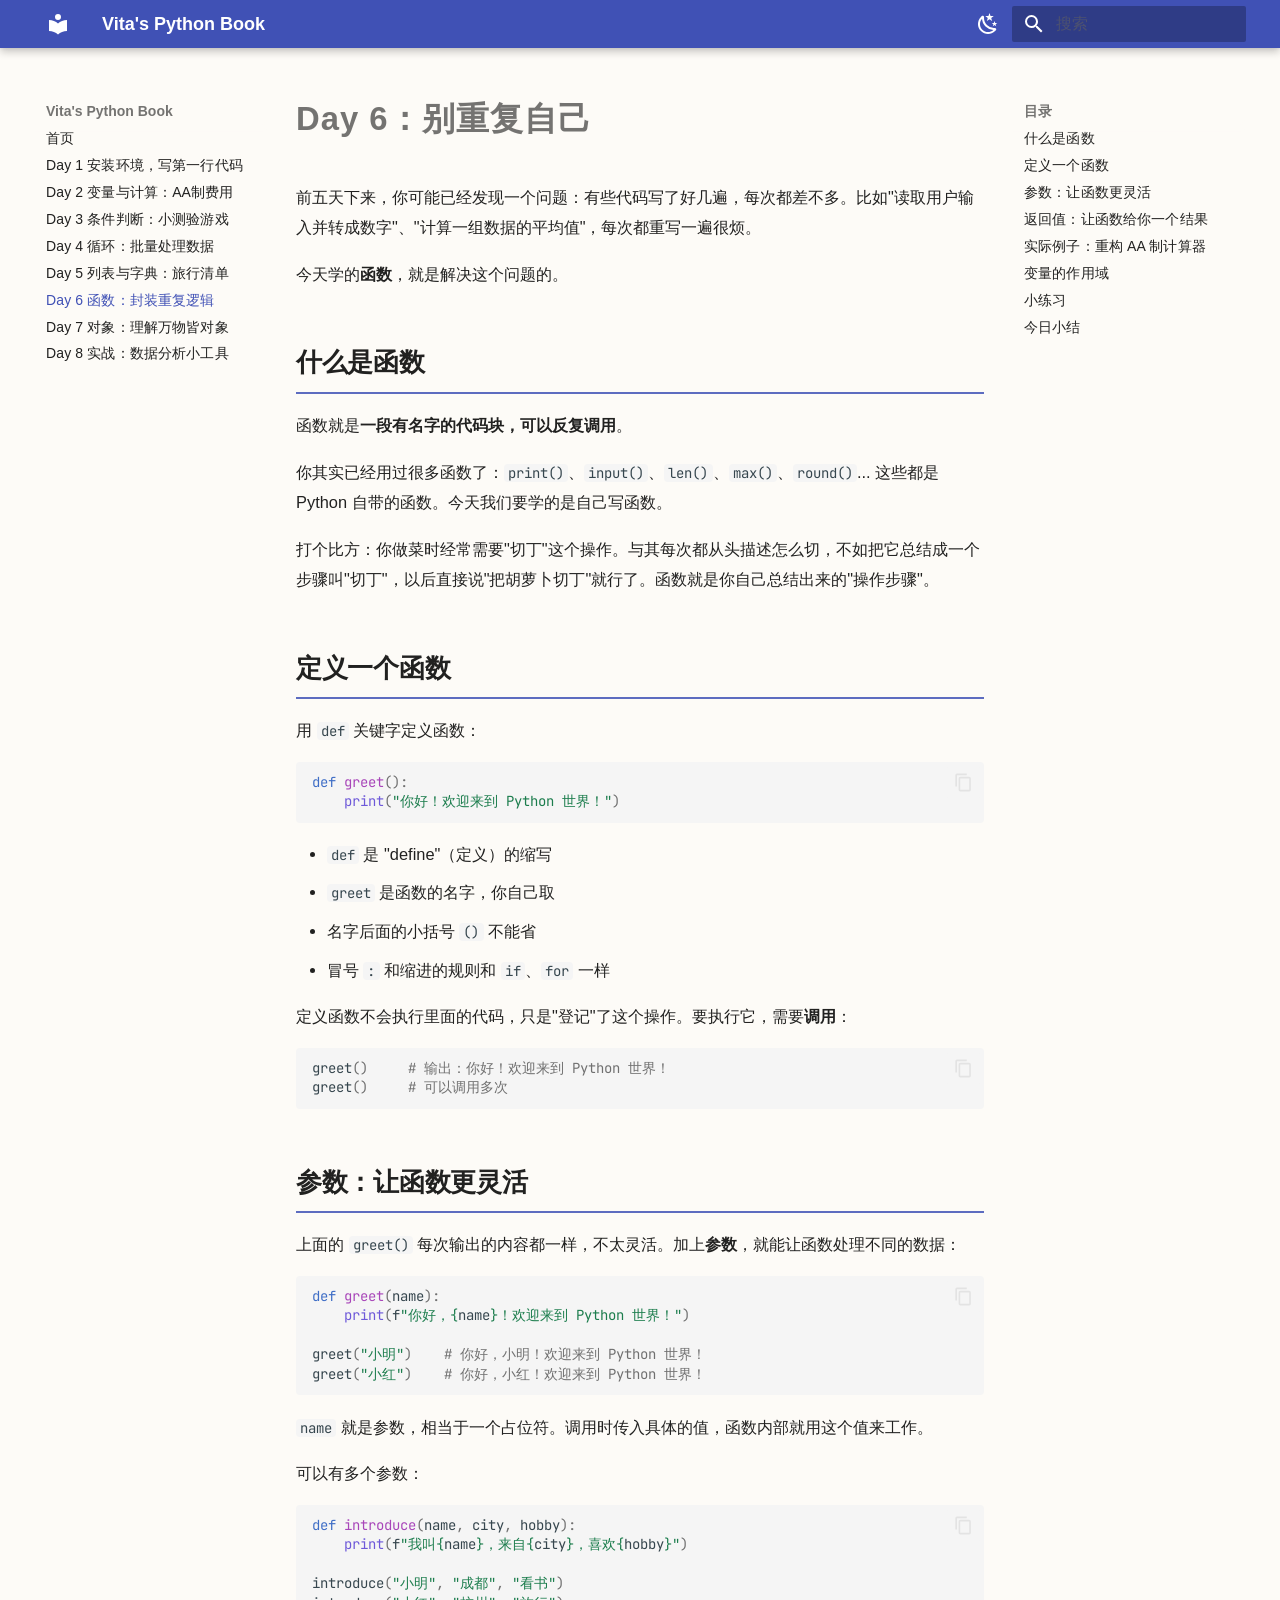
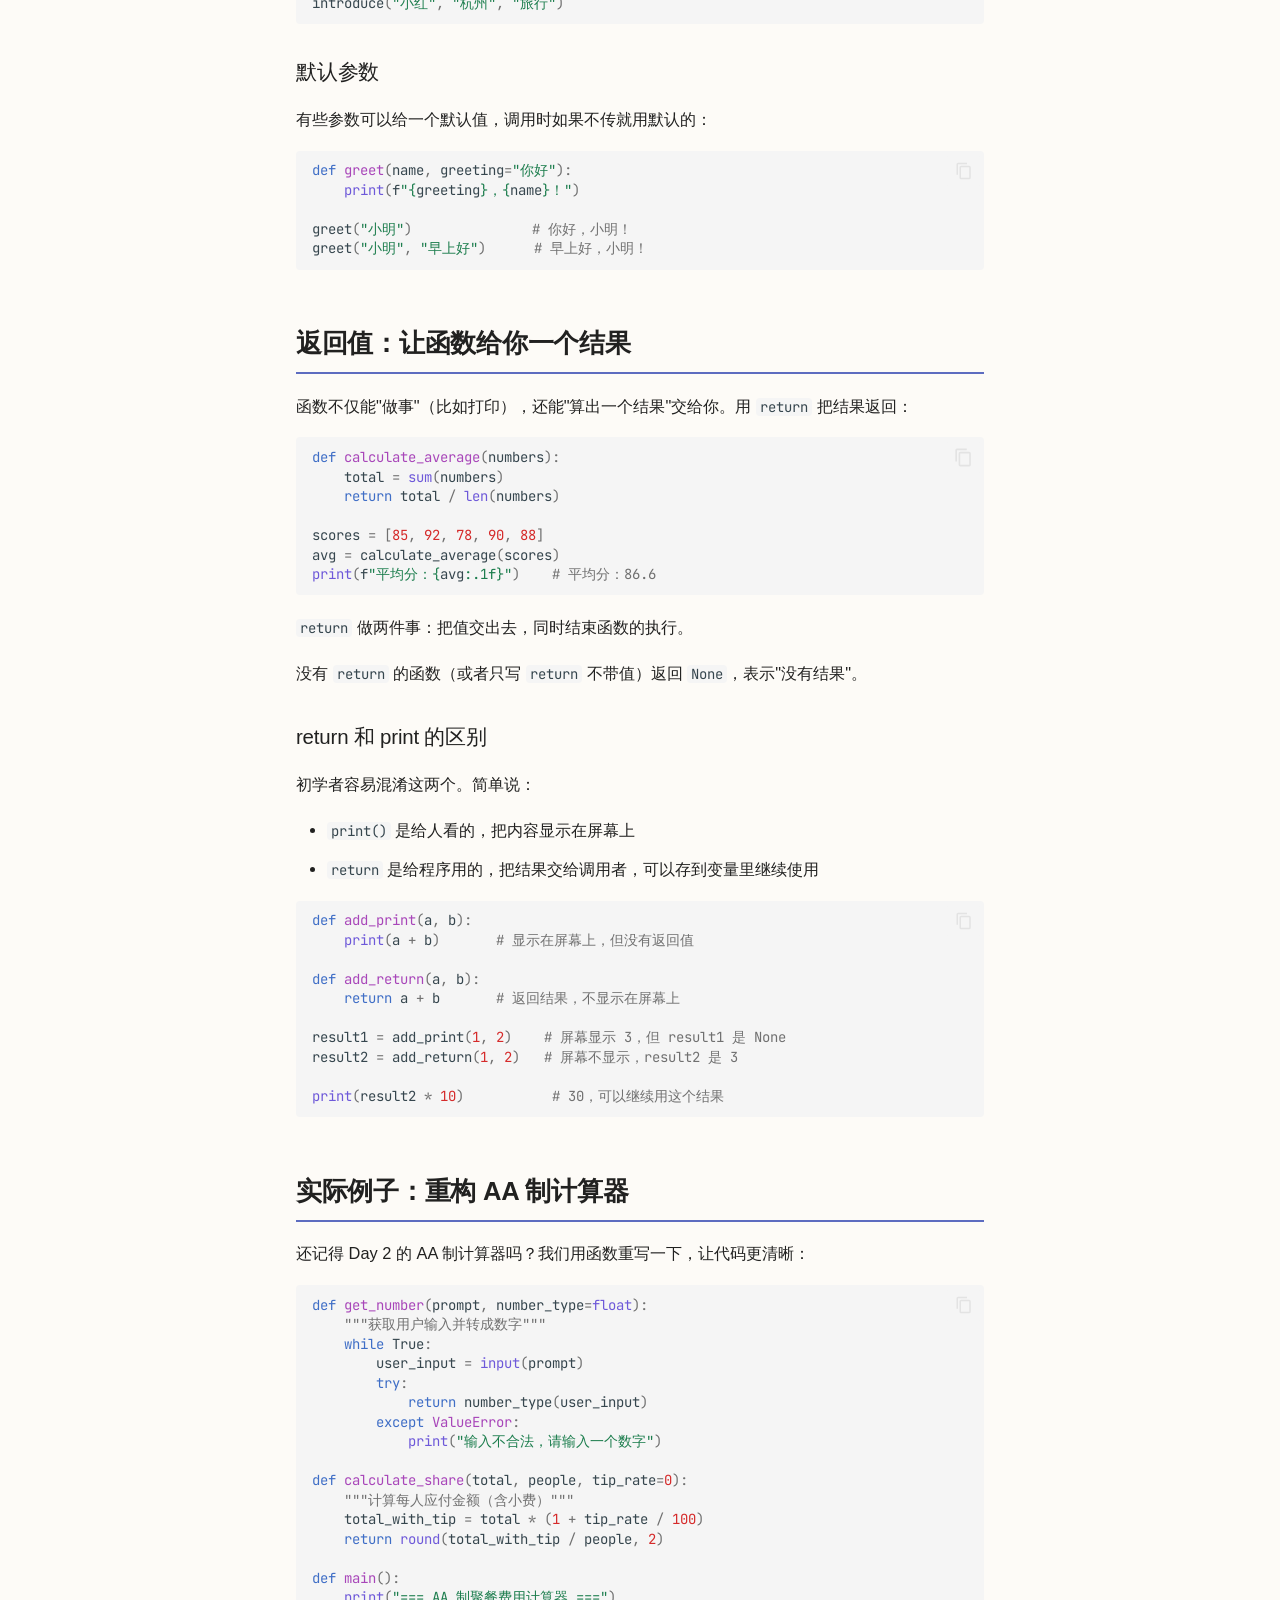
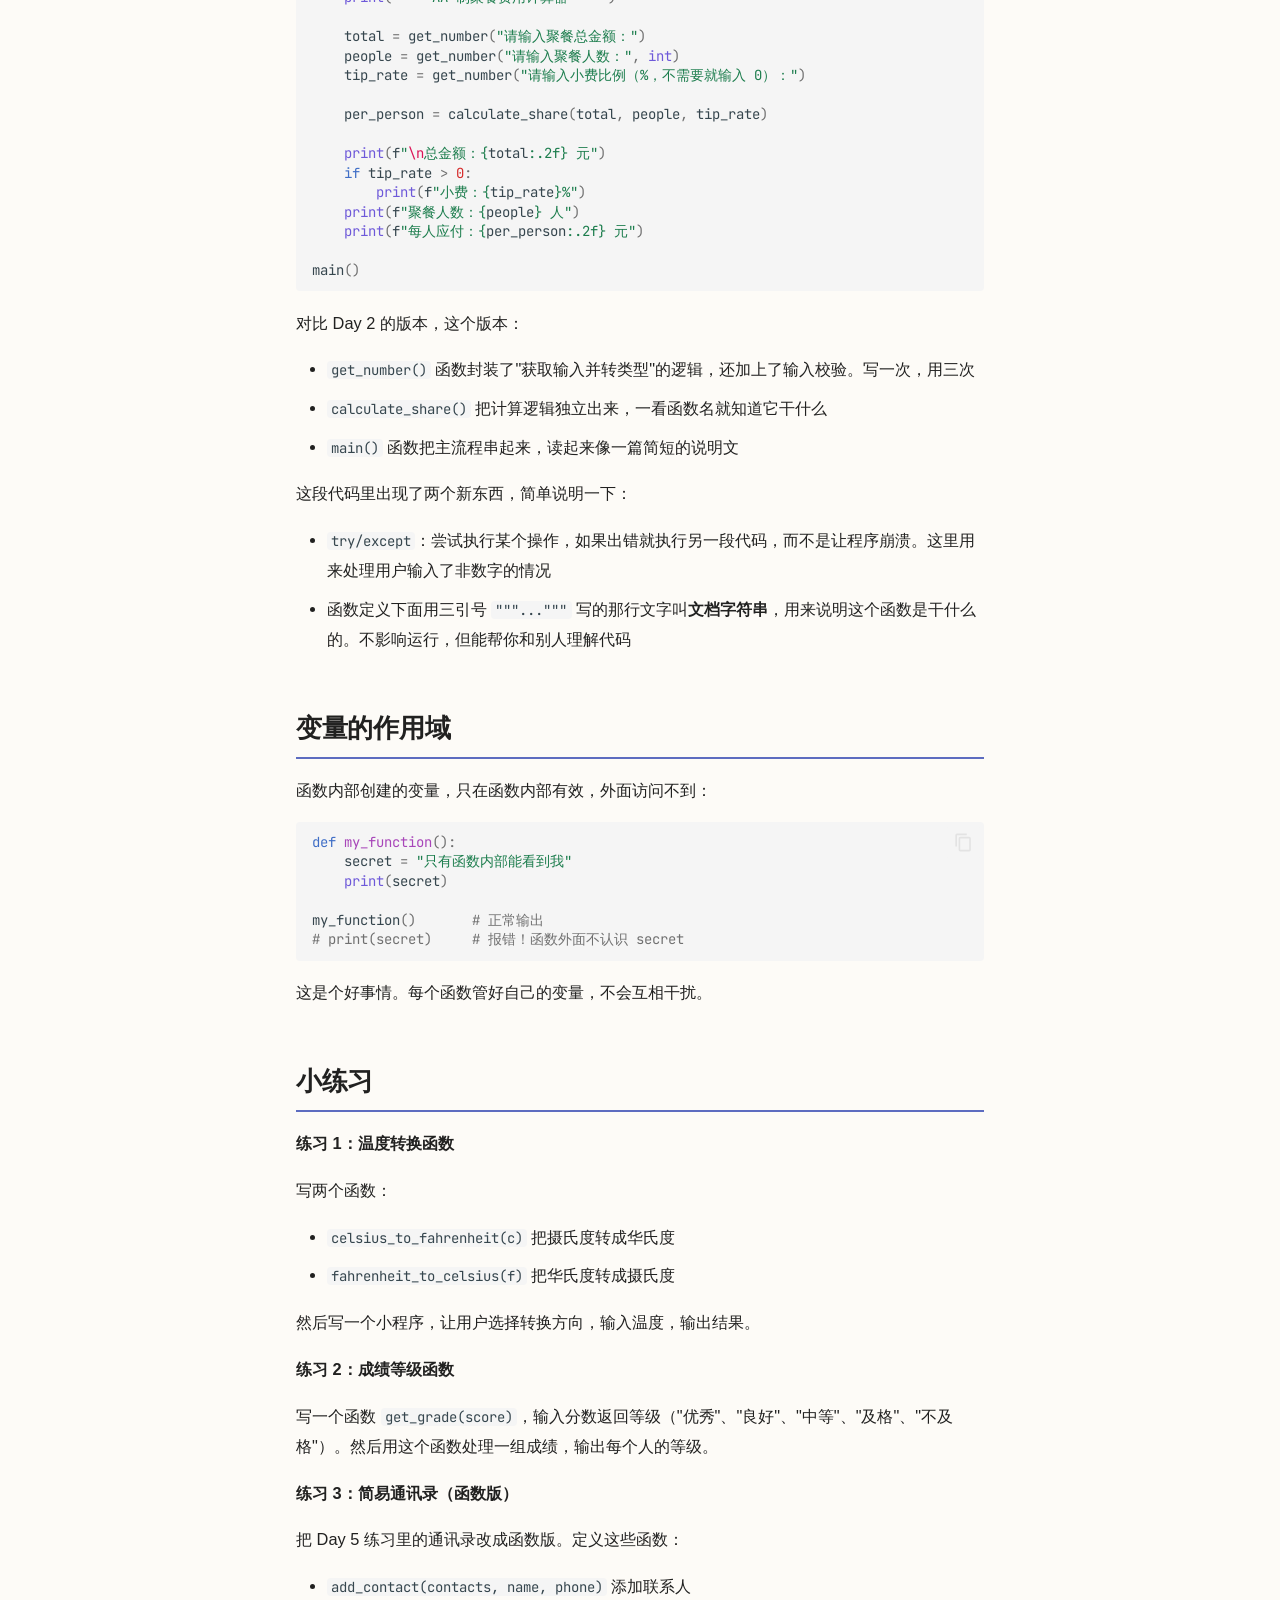
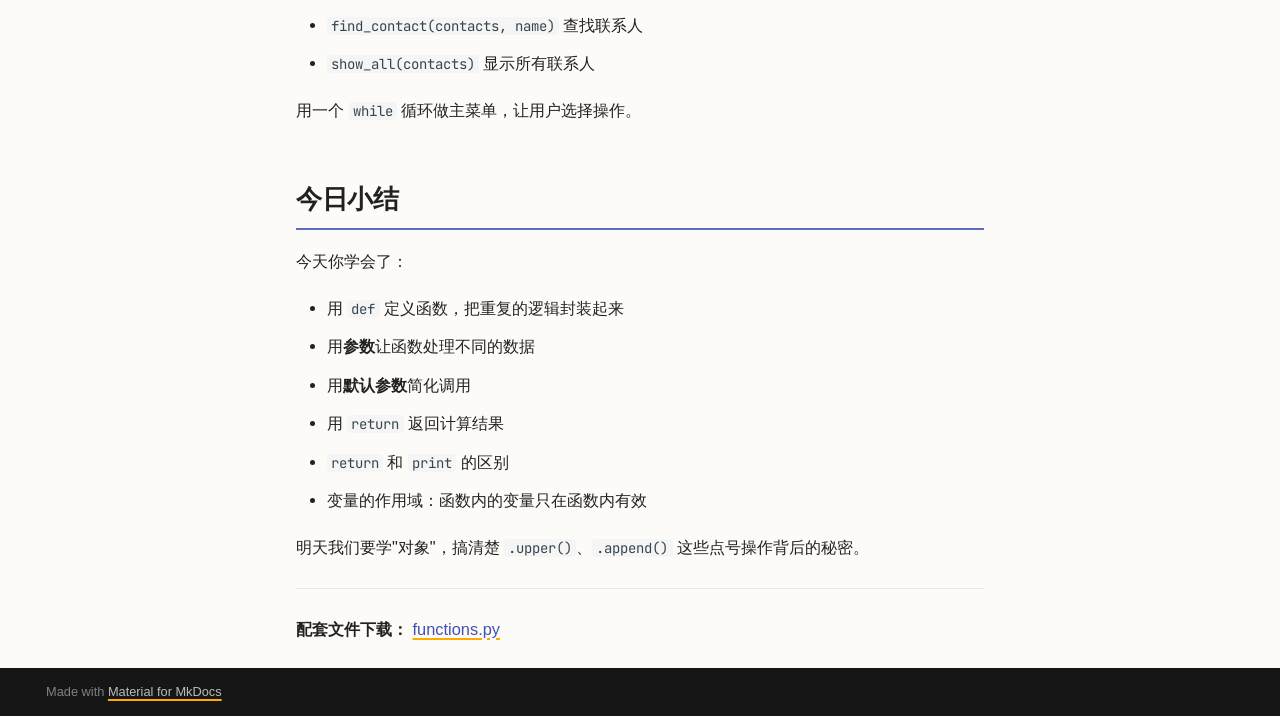
<file: day6/index.html>
<!doctype html>
<html lang="zh" class="no-js">
  <head>
    
      <meta charset="utf-8">
      <meta name="viewport" content="width=device-width,initial-scale=1">
      
        <meta name="description" content="从零开始，八天入门 Python">
      
      
      
      
        <link rel="prev" href="../day5/">
      
      
        <link rel="next" href="../day7/">
      
      
        
      
      
      <link rel="icon" href="../assets/images/favicon.png">
      <meta name="generator" content="mkdocs-1.6.1, mkdocs-material-9.7.5">
    
    
      
        <title>Day 6 函数：封装重复逻辑 - Vita's Python Book</title>
      
    
    
      <link rel="stylesheet" href="../assets/stylesheets/main.484c7ddc.min.css">
      
        
        <link rel="stylesheet" href="../assets/stylesheets/palette.ab4e12ef.min.css">
      
      


    
    
      
    
    
      
        
        
        <link rel="preconnect" href="https://fonts.gstatic.com" crossorigin>
        <link rel="stylesheet" href="https://fonts.googleapis.com/css?family=LXGW+WenKai:300,300i,400,400i,700,700i%7CJetBrains+Mono:400,400i,700,700i&display=fallback">
        <style>:root{--md-text-font:"LXGW WenKai";--md-code-font:"JetBrains Mono"}</style>
      
    
    
      <link rel="stylesheet" href="../stylesheets/extra.css">
    
    <script>__md_scope=new URL("..",location),__md_hash=e=>[...e].reduce(((e,_)=>(e<<5)-e+_.charCodeAt(0)),0),__md_get=(e,_=localStorage,t=__md_scope)=>JSON.parse(_.getItem(t.pathname+"."+e)),__md_set=(e,_,t=localStorage,a=__md_scope)=>{try{t.setItem(a.pathname+"."+e,JSON.stringify(_))}catch(e){}}</script>
    
      

    
    
  </head>
  
  
    
    
      
    
    
    
    
    <body dir="ltr" data-md-color-scheme="default" data-md-color-primary="indigo" data-md-color-accent="amber">
  
    
    <input class="md-toggle" data-md-toggle="drawer" type="checkbox" id="__drawer" autocomplete="off">
    <input class="md-toggle" data-md-toggle="search" type="checkbox" id="__search" autocomplete="off">
    <label class="md-overlay" for="__drawer"></label>
    <div data-md-component="skip">
      
        
        <a href="#day-6" class="md-skip">
          跳转至
        </a>
      
    </div>
    <div data-md-component="announce">
      
    </div>
    
    
      

  

<header class="md-header md-header--shadow" data-md-component="header">
  <nav class="md-header__inner md-grid" aria-label="页眉">
    <a href=".." title="Vita&#39;s Python Book" class="md-header__button md-logo" aria-label="Vita's Python Book" data-md-component="logo">
      
  
  <svg xmlns="http://www.w3.org/2000/svg" viewBox="0 0 24 24"><path d="M12 8a3 3 0 0 0 3-3 3 3 0 0 0-3-3 3 3 0 0 0-3 3 3 3 0 0 0 3 3m0 3.54C9.64 9.35 6.5 8 3 8v11c3.5 0 6.64 1.35 9 3.54 2.36-2.19 5.5-3.54 9-3.54V8c-3.5 0-6.64 1.35-9 3.54"/></svg>

    </a>
    <label class="md-header__button md-icon" for="__drawer">
      
      <svg xmlns="http://www.w3.org/2000/svg" viewBox="0 0 24 24"><path d="M3 6h18v2H3zm0 5h18v2H3zm0 5h18v2H3z"/></svg>
    </label>
    <div class="md-header__title" data-md-component="header-title">
      <div class="md-header__ellipsis">
        <div class="md-header__topic">
          <span class="md-ellipsis">
            Vita's Python Book
          </span>
        </div>
        <div class="md-header__topic" data-md-component="header-topic">
          <span class="md-ellipsis">
            
              Day 6 函数：封装重复逻辑
            
          </span>
        </div>
      </div>
    </div>
    
      
        <form class="md-header__option" data-md-component="palette">
  
    
    
    
    <input class="md-option" data-md-color-media="" data-md-color-scheme="default" data-md-color-primary="indigo" data-md-color-accent="amber"  aria-label="切换到深色模式"  type="radio" name="__palette" id="__palette_0">
    
      <label class="md-header__button md-icon" title="切换到深色模式" for="__palette_1" hidden>
        <svg xmlns="http://www.w3.org/2000/svg" viewBox="0 0 24 24"><path d="m17.75 4.09-2.53 1.94.91 3.06-2.63-1.81-2.63 1.81.91-3.06-2.53-1.94L12.44 4l1.06-3 1.06 3zm3.5 6.91-1.64 1.25.59 1.98-1.7-1.17-1.7 1.17.59-1.98L15.75 11l2.06-.05L18.5 9l.69 1.95zm-2.28 4.95c.83-.08 1.72 1.1 1.19 1.85-.32.45-.66.87-1.08 1.27C15.17 23 8.84 23 4.94 19.07c-3.91-3.9-3.91-10.24 0-14.14.4-.4.82-.76 1.27-1.08.75-.53 1.93.36 1.85 1.19-.27 2.86.69 5.83 2.89 8.02a9.96 9.96 0 0 0 8.02 2.89m-1.64 2.02a12.08 12.08 0 0 1-7.8-3.47c-2.17-2.19-3.33-5-3.49-7.82-2.81 3.14-2.7 7.96.31 10.98 3.02 3.01 7.84 3.12 10.98.31"/></svg>
      </label>
    
  
    
    
    
    <input class="md-option" data-md-color-media="" data-md-color-scheme="slate" data-md-color-primary="indigo" data-md-color-accent="amber"  aria-label="切换到浅色模式"  type="radio" name="__palette" id="__palette_1">
    
      <label class="md-header__button md-icon" title="切换到浅色模式" for="__palette_0" hidden>
        <svg xmlns="http://www.w3.org/2000/svg" viewBox="0 0 24 24"><path d="M12 7a5 5 0 0 1 5 5 5 5 0 0 1-5 5 5 5 0 0 1-5-5 5 5 0 0 1 5-5m0 2a3 3 0 0 0-3 3 3 3 0 0 0 3 3 3 3 0 0 0 3-3 3 3 0 0 0-3-3m0-7 2.39 3.42C13.65 5.15 12.84 5 12 5s-1.65.15-2.39.42zM3.34 7l4.16-.35A7.2 7.2 0 0 0 5.94 8.5c-.44.74-.69 1.5-.83 2.29zm.02 10 1.76-3.77a7.131 7.131 0 0 0 2.38 4.14zM20.65 7l-1.77 3.79a7.02 7.02 0 0 0-2.38-4.15zm-.01 10-4.14.36c.59-.51 1.12-1.14 1.54-1.86.42-.73.69-1.5.83-2.29zM12 22l-2.41-3.44c.74.27 1.55.44 2.41.44.82 0 1.63-.17 2.37-.44z"/></svg>
      </label>
    
  
</form>
      
    
    
      <script>var palette=__md_get("__palette");if(palette&&palette.color){if("(prefers-color-scheme)"===palette.color.media){var media=matchMedia("(prefers-color-scheme: light)"),input=document.querySelector(media.matches?"[data-md-color-media='(prefers-color-scheme: light)']":"[data-md-color-media='(prefers-color-scheme: dark)']");palette.color.media=input.getAttribute("data-md-color-media"),palette.color.scheme=input.getAttribute("data-md-color-scheme"),palette.color.primary=input.getAttribute("data-md-color-primary"),palette.color.accent=input.getAttribute("data-md-color-accent")}for(var[key,value]of Object.entries(palette.color))document.body.setAttribute("data-md-color-"+key,value)}</script>
    
    
    
      
      
        <label class="md-header__button md-icon" for="__search">
          
          <svg xmlns="http://www.w3.org/2000/svg" viewBox="0 0 24 24"><path d="M9.5 3A6.5 6.5 0 0 1 16 9.5c0 1.61-.59 3.09-1.56 4.23l.27.27h.79l5 5-1.5 1.5-5-5v-.79l-.27-.27A6.52 6.52 0 0 1 9.5 16 6.5 6.5 0 0 1 3 9.5 6.5 6.5 0 0 1 9.5 3m0 2C7 5 5 7 5 9.5S7 14 9.5 14 14 12 14 9.5 12 5 9.5 5"/></svg>
        </label>
        <div class="md-search" data-md-component="search" role="dialog">
  <label class="md-search__overlay" for="__search"></label>
  <div class="md-search__inner" role="search">
    <form class="md-search__form" name="search">
      <input type="text" class="md-search__input" name="query" aria-label="搜索" placeholder="搜索" autocapitalize="off" autocorrect="off" autocomplete="off" spellcheck="false" data-md-component="search-query" required>
      <label class="md-search__icon md-icon" for="__search">
        
        <svg xmlns="http://www.w3.org/2000/svg" viewBox="0 0 24 24"><path d="M9.5 3A6.5 6.5 0 0 1 16 9.5c0 1.61-.59 3.09-1.56 4.23l.27.27h.79l5 5-1.5 1.5-5-5v-.79l-.27-.27A6.52 6.52 0 0 1 9.5 16 6.5 6.5 0 0 1 3 9.5 6.5 6.5 0 0 1 9.5 3m0 2C7 5 5 7 5 9.5S7 14 9.5 14 14 12 14 9.5 12 5 9.5 5"/></svg>
        
        <svg xmlns="http://www.w3.org/2000/svg" viewBox="0 0 24 24"><path d="M20 11v2H8l5.5 5.5-1.42 1.42L4.16 12l7.92-7.92L13.5 5.5 8 11z"/></svg>
      </label>
      <nav class="md-search__options" aria-label="查找">
        
        <button type="reset" class="md-search__icon md-icon" title="清空当前内容" aria-label="清空当前内容" tabindex="-1">
          
          <svg xmlns="http://www.w3.org/2000/svg" viewBox="0 0 24 24"><path d="M19 6.41 17.59 5 12 10.59 6.41 5 5 6.41 10.59 12 5 17.59 6.41 19 12 13.41 17.59 19 19 17.59 13.41 12z"/></svg>
        </button>
      </nav>
      
    </form>
    <div class="md-search__output">
      <div class="md-search__scrollwrap" tabindex="0" data-md-scrollfix>
        <div class="md-search-result" data-md-component="search-result">
          <div class="md-search-result__meta">
            正在初始化搜索引擎
          </div>
          <ol class="md-search-result__list" role="presentation"></ol>
        </div>
      </div>
    </div>
  </div>
</div>
      
    
    
  </nav>
  
</header>
    
    <div class="md-container" data-md-component="container">
      
      
        
          
        
      
      <main class="md-main" data-md-component="main">
        <div class="md-main__inner md-grid">
          
            
              
              <div class="md-sidebar md-sidebar--primary" data-md-component="sidebar" data-md-type="navigation" >
                <div class="md-sidebar__scrollwrap">
                  <div class="md-sidebar__inner">
                    



<nav class="md-nav md-nav--primary" aria-label="导航栏" data-md-level="0">
  <label class="md-nav__title" for="__drawer">
    <a href=".." title="Vita&#39;s Python Book" class="md-nav__button md-logo" aria-label="Vita's Python Book" data-md-component="logo">
      
  
  <svg xmlns="http://www.w3.org/2000/svg" viewBox="0 0 24 24"><path d="M12 8a3 3 0 0 0 3-3 3 3 0 0 0-3-3 3 3 0 0 0-3 3 3 3 0 0 0 3 3m0 3.54C9.64 9.35 6.5 8 3 8v11c3.5 0 6.64 1.35 9 3.54 2.36-2.19 5.5-3.54 9-3.54V8c-3.5 0-6.64 1.35-9 3.54"/></svg>

    </a>
    Vita's Python Book
  </label>
  
  <ul class="md-nav__list" data-md-scrollfix>
    
      
      
  
  
  
  
    <li class="md-nav__item">
      <a href=".." class="md-nav__link">
        
  
  
  <span class="md-ellipsis">
    
  
    首页
  

    
  </span>
  
  

      </a>
    </li>
  

    
      
      
  
  
  
  
    <li class="md-nav__item">
      <a href="../day1/" class="md-nav__link">
        
  
  
  <span class="md-ellipsis">
    
  
    Day 1 安装环境，写第一行代码
  

    
  </span>
  
  

      </a>
    </li>
  

    
      
      
  
  
  
  
    <li class="md-nav__item">
      <a href="../day2/" class="md-nav__link">
        
  
  
  <span class="md-ellipsis">
    
  
    Day 2 变量与计算：AA制费用
  

    
  </span>
  
  

      </a>
    </li>
  

    
      
      
  
  
  
  
    <li class="md-nav__item">
      <a href="../day3/" class="md-nav__link">
        
  
  
  <span class="md-ellipsis">
    
  
    Day 3 条件判断：小测验游戏
  

    
  </span>
  
  

      </a>
    </li>
  

    
      
      
  
  
  
  
    <li class="md-nav__item">
      <a href="../day4/" class="md-nav__link">
        
  
  
  <span class="md-ellipsis">
    
  
    Day 4 循环：批量处理数据
  

    
  </span>
  
  

      </a>
    </li>
  

    
      
      
  
  
  
  
    <li class="md-nav__item">
      <a href="../day5/" class="md-nav__link">
        
  
  
  <span class="md-ellipsis">
    
  
    Day 5 列表与字典：旅行清单
  

    
  </span>
  
  

      </a>
    </li>
  

    
      
      
  
  
    
  
  
  
    <li class="md-nav__item md-nav__item--active">
      
      <input class="md-nav__toggle md-toggle" type="checkbox" id="__toc">
      
      
        
      
      
        <label class="md-nav__link md-nav__link--active" for="__toc">
          
  
  
  <span class="md-ellipsis">
    
  
    Day 6 函数：封装重复逻辑
  

    
  </span>
  
  

          <span class="md-nav__icon md-icon"></span>
        </label>
      
      <a href="./" class="md-nav__link md-nav__link--active">
        
  
  
  <span class="md-ellipsis">
    
  
    Day 6 函数：封装重复逻辑
  

    
  </span>
  
  

      </a>
      
        

<nav class="md-nav md-nav--secondary" aria-label="目录">
  
  
  
    
  
  
    <label class="md-nav__title" for="__toc">
      <span class="md-nav__icon md-icon"></span>
      目录
    </label>
    <ul class="md-nav__list" data-md-component="toc" data-md-scrollfix>
      
        <li class="md-nav__item">
  <a href="#_1" class="md-nav__link">
    <span class="md-ellipsis">
      
        什么是函数
      
    </span>
  </a>
  
</li>
      
        <li class="md-nav__item">
  <a href="#_2" class="md-nav__link">
    <span class="md-ellipsis">
      
        定义一个函数
      
    </span>
  </a>
  
</li>
      
        <li class="md-nav__item">
  <a href="#_3" class="md-nav__link">
    <span class="md-ellipsis">
      
        参数：让函数更灵活
      
    </span>
  </a>
  
</li>
      
        <li class="md-nav__item">
  <a href="#_5" class="md-nav__link">
    <span class="md-ellipsis">
      
        返回值：让函数给你一个结果
      
    </span>
  </a>
  
</li>
      
        <li class="md-nav__item">
  <a href="#aa" class="md-nav__link">
    <span class="md-ellipsis">
      
        实际例子：重构 AA 制计算器
      
    </span>
  </a>
  
</li>
      
        <li class="md-nav__item">
  <a href="#_6" class="md-nav__link">
    <span class="md-ellipsis">
      
        变量的作用域
      
    </span>
  </a>
  
</li>
      
        <li class="md-nav__item">
  <a href="#_7" class="md-nav__link">
    <span class="md-ellipsis">
      
        小练习
      
    </span>
  </a>
  
</li>
      
        <li class="md-nav__item">
  <a href="#_8" class="md-nav__link">
    <span class="md-ellipsis">
      
        今日小结
      
    </span>
  </a>
  
</li>
      
    </ul>
  
</nav>
      
    </li>
  

    
      
      
  
  
  
  
    <li class="md-nav__item">
      <a href="../day7/" class="md-nav__link">
        
  
  
  <span class="md-ellipsis">
    
  
    Day 7 对象：理解万物皆对象
  

    
  </span>
  
  

      </a>
    </li>
  

    
      
      
  
  
  
  
    <li class="md-nav__item">
      <a href="../day8/" class="md-nav__link">
        
  
  
  <span class="md-ellipsis">
    
  
    Day 8 实战：数据分析小工具
  

    
  </span>
  
  

      </a>
    </li>
  

    
  </ul>
</nav>
                  </div>
                </div>
              </div>
            
            
              
              <div class="md-sidebar md-sidebar--secondary" data-md-component="sidebar" data-md-type="toc" >
                <div class="md-sidebar__scrollwrap">
                  <div class="md-sidebar__inner">
                    

<nav class="md-nav md-nav--secondary" aria-label="目录">
  
  
  
    
  
  
    <label class="md-nav__title" for="__toc">
      <span class="md-nav__icon md-icon"></span>
      目录
    </label>
    <ul class="md-nav__list" data-md-component="toc" data-md-scrollfix>
      
        <li class="md-nav__item">
  <a href="#_1" class="md-nav__link">
    <span class="md-ellipsis">
      
        什么是函数
      
    </span>
  </a>
  
</li>
      
        <li class="md-nav__item">
  <a href="#_2" class="md-nav__link">
    <span class="md-ellipsis">
      
        定义一个函数
      
    </span>
  </a>
  
</li>
      
        <li class="md-nav__item">
  <a href="#_3" class="md-nav__link">
    <span class="md-ellipsis">
      
        参数：让函数更灵活
      
    </span>
  </a>
  
</li>
      
        <li class="md-nav__item">
  <a href="#_5" class="md-nav__link">
    <span class="md-ellipsis">
      
        返回值：让函数给你一个结果
      
    </span>
  </a>
  
</li>
      
        <li class="md-nav__item">
  <a href="#aa" class="md-nav__link">
    <span class="md-ellipsis">
      
        实际例子：重构 AA 制计算器
      
    </span>
  </a>
  
</li>
      
        <li class="md-nav__item">
  <a href="#_6" class="md-nav__link">
    <span class="md-ellipsis">
      
        变量的作用域
      
    </span>
  </a>
  
</li>
      
        <li class="md-nav__item">
  <a href="#_7" class="md-nav__link">
    <span class="md-ellipsis">
      
        小练习
      
    </span>
  </a>
  
</li>
      
        <li class="md-nav__item">
  <a href="#_8" class="md-nav__link">
    <span class="md-ellipsis">
      
        今日小结
      
    </span>
  </a>
  
</li>
      
    </ul>
  
</nav>
                  </div>
                </div>
              </div>
            
          
          
            <div class="md-content" data-md-component="content">
              
              <article class="md-content__inner md-typeset">
                
                  



<h1 id="day-6">Day 6：别重复自己<a class="headerlink" href="#day-6" title="Permanent link">&para;</a></h1>
<p>前五天下来，你可能已经发现一个问题：有些代码写了好几遍，每次都差不多。比如"读取用户输入并转成数字"、"计算一组数据的平均值"，每次都重写一遍很烦。</p>
<p>今天学的<strong>函数</strong>，就是解决这个问题的。</p>
<h2 id="_1">什么是函数<a class="headerlink" href="#_1" title="Permanent link">&para;</a></h2>
<p>函数就是<strong>一段有名字的代码块，可以反复调用</strong>。</p>
<p>你其实已经用过很多函数了：<code>print()</code>、<code>input()</code>、<code>len()</code>、<code>max()</code>、<code>round()</code>... 这些都是 Python 自带的函数。今天我们要学的是自己写函数。</p>
<p>打个比方：你做菜时经常需要"切丁"这个操作。与其每次都从头描述怎么切，不如把它总结成一个步骤叫"切丁"，以后直接说"把胡萝卜切丁"就行了。函数就是你自己总结出来的"操作步骤"。</p>
<h2 id="_2">定义一个函数<a class="headerlink" href="#_2" title="Permanent link">&para;</a></h2>
<p>用 <code>def</code> 关键字定义函数：</p>
<div class="highlight"><pre><span></span><code><a id="__codelineno-0-1" name="__codelineno-0-1" href="#__codelineno-0-1"></a><span class="k">def</span><span class="w"> </span><span class="nf">greet</span><span class="p">():</span>
<a id="__codelineno-0-2" name="__codelineno-0-2" href="#__codelineno-0-2"></a>    <span class="nb">print</span><span class="p">(</span><span class="s2">&quot;你好！欢迎来到 Python 世界！&quot;</span><span class="p">)</span>
</code></pre></div>
<ul>
<li><code>def</code> 是 "define"（定义）的缩写</li>
<li><code>greet</code> 是函数的名字，你自己取</li>
<li>名字后面的小括号 <code>()</code> 不能省</li>
<li>冒号 <code>:</code> 和缩进的规则和 <code>if</code>、<code>for</code> 一样</li>
</ul>
<p>定义函数不会执行里面的代码，只是"登记"了这个操作。要执行它，需要<strong>调用</strong>：</p>
<div class="highlight"><pre><span></span><code><a id="__codelineno-1-1" name="__codelineno-1-1" href="#__codelineno-1-1"></a><span class="n">greet</span><span class="p">()</span>     <span class="c1"># 输出：你好！欢迎来到 Python 世界！</span>
<a id="__codelineno-1-2" name="__codelineno-1-2" href="#__codelineno-1-2"></a><span class="n">greet</span><span class="p">()</span>     <span class="c1"># 可以调用多次</span>
</code></pre></div>
<h2 id="_3">参数：让函数更灵活<a class="headerlink" href="#_3" title="Permanent link">&para;</a></h2>
<p>上面的 <code>greet()</code> 每次输出的内容都一样，不太灵活。加上<strong>参数</strong>，就能让函数处理不同的数据：</p>
<div class="highlight"><pre><span></span><code><a id="__codelineno-2-1" name="__codelineno-2-1" href="#__codelineno-2-1"></a><span class="k">def</span><span class="w"> </span><span class="nf">greet</span><span class="p">(</span><span class="n">name</span><span class="p">):</span>
<a id="__codelineno-2-2" name="__codelineno-2-2" href="#__codelineno-2-2"></a>    <span class="nb">print</span><span class="p">(</span><span class="sa">f</span><span class="s2">&quot;你好，</span><span class="si">{</span><span class="n">name</span><span class="si">}</span><span class="s2">！欢迎来到 Python 世界！&quot;</span><span class="p">)</span>
<a id="__codelineno-2-3" name="__codelineno-2-3" href="#__codelineno-2-3"></a>
<a id="__codelineno-2-4" name="__codelineno-2-4" href="#__codelineno-2-4"></a><span class="n">greet</span><span class="p">(</span><span class="s2">&quot;小明&quot;</span><span class="p">)</span>    <span class="c1"># 你好，小明！欢迎来到 Python 世界！</span>
<a id="__codelineno-2-5" name="__codelineno-2-5" href="#__codelineno-2-5"></a><span class="n">greet</span><span class="p">(</span><span class="s2">&quot;小红&quot;</span><span class="p">)</span>    <span class="c1"># 你好，小红！欢迎来到 Python 世界！</span>
</code></pre></div>
<p><code>name</code> 就是参数，相当于一个占位符。调用时传入具体的值，函数内部就用这个值来工作。</p>
<p>可以有多个参数：</p>
<div class="highlight"><pre><span></span><code><a id="__codelineno-3-1" name="__codelineno-3-1" href="#__codelineno-3-1"></a><span class="k">def</span><span class="w"> </span><span class="nf">introduce</span><span class="p">(</span><span class="n">name</span><span class="p">,</span> <span class="n">city</span><span class="p">,</span> <span class="n">hobby</span><span class="p">):</span>
<a id="__codelineno-3-2" name="__codelineno-3-2" href="#__codelineno-3-2"></a>    <span class="nb">print</span><span class="p">(</span><span class="sa">f</span><span class="s2">&quot;我叫</span><span class="si">{</span><span class="n">name</span><span class="si">}</span><span class="s2">，来自</span><span class="si">{</span><span class="n">city</span><span class="si">}</span><span class="s2">，喜欢</span><span class="si">{</span><span class="n">hobby</span><span class="si">}</span><span class="s2">&quot;</span><span class="p">)</span>
<a id="__codelineno-3-3" name="__codelineno-3-3" href="#__codelineno-3-3"></a>
<a id="__codelineno-3-4" name="__codelineno-3-4" href="#__codelineno-3-4"></a><span class="n">introduce</span><span class="p">(</span><span class="s2">&quot;小明&quot;</span><span class="p">,</span> <span class="s2">&quot;成都&quot;</span><span class="p">,</span> <span class="s2">&quot;看书&quot;</span><span class="p">)</span>
<a id="__codelineno-3-5" name="__codelineno-3-5" href="#__codelineno-3-5"></a><span class="n">introduce</span><span class="p">(</span><span class="s2">&quot;小红&quot;</span><span class="p">,</span> <span class="s2">&quot;杭州&quot;</span><span class="p">,</span> <span class="s2">&quot;旅行&quot;</span><span class="p">)</span>
</code></pre></div>
<h3 id="_4">默认参数<a class="headerlink" href="#_4" title="Permanent link">&para;</a></h3>
<p>有些参数可以给一个默认值，调用时如果不传就用默认的：</p>
<div class="highlight"><pre><span></span><code><a id="__codelineno-4-1" name="__codelineno-4-1" href="#__codelineno-4-1"></a><span class="k">def</span><span class="w"> </span><span class="nf">greet</span><span class="p">(</span><span class="n">name</span><span class="p">,</span> <span class="n">greeting</span><span class="o">=</span><span class="s2">&quot;你好&quot;</span><span class="p">):</span>
<a id="__codelineno-4-2" name="__codelineno-4-2" href="#__codelineno-4-2"></a>    <span class="nb">print</span><span class="p">(</span><span class="sa">f</span><span class="s2">&quot;</span><span class="si">{</span><span class="n">greeting</span><span class="si">}</span><span class="s2">，</span><span class="si">{</span><span class="n">name</span><span class="si">}</span><span class="s2">！&quot;</span><span class="p">)</span>
<a id="__codelineno-4-3" name="__codelineno-4-3" href="#__codelineno-4-3"></a>
<a id="__codelineno-4-4" name="__codelineno-4-4" href="#__codelineno-4-4"></a><span class="n">greet</span><span class="p">(</span><span class="s2">&quot;小明&quot;</span><span class="p">)</span>               <span class="c1"># 你好，小明！</span>
<a id="__codelineno-4-5" name="__codelineno-4-5" href="#__codelineno-4-5"></a><span class="n">greet</span><span class="p">(</span><span class="s2">&quot;小明&quot;</span><span class="p">,</span> <span class="s2">&quot;早上好&quot;</span><span class="p">)</span>      <span class="c1"># 早上好，小明！</span>
</code></pre></div>
<h2 id="_5">返回值：让函数给你一个结果<a class="headerlink" href="#_5" title="Permanent link">&para;</a></h2>
<p>函数不仅能"做事"（比如打印），还能"算出一个结果"交给你。用 <code>return</code> 把结果返回：</p>
<div class="highlight"><pre><span></span><code><a id="__codelineno-5-1" name="__codelineno-5-1" href="#__codelineno-5-1"></a><span class="k">def</span><span class="w"> </span><span class="nf">calculate_average</span><span class="p">(</span><span class="n">numbers</span><span class="p">):</span>
<a id="__codelineno-5-2" name="__codelineno-5-2" href="#__codelineno-5-2"></a>    <span class="n">total</span> <span class="o">=</span> <span class="nb">sum</span><span class="p">(</span><span class="n">numbers</span><span class="p">)</span>
<a id="__codelineno-5-3" name="__codelineno-5-3" href="#__codelineno-5-3"></a>    <span class="k">return</span> <span class="n">total</span> <span class="o">/</span> <span class="nb">len</span><span class="p">(</span><span class="n">numbers</span><span class="p">)</span>
<a id="__codelineno-5-4" name="__codelineno-5-4" href="#__codelineno-5-4"></a>
<a id="__codelineno-5-5" name="__codelineno-5-5" href="#__codelineno-5-5"></a><span class="n">scores</span> <span class="o">=</span> <span class="p">[</span><span class="mi">85</span><span class="p">,</span> <span class="mi">92</span><span class="p">,</span> <span class="mi">78</span><span class="p">,</span> <span class="mi">90</span><span class="p">,</span> <span class="mi">88</span><span class="p">]</span>
<a id="__codelineno-5-6" name="__codelineno-5-6" href="#__codelineno-5-6"></a><span class="n">avg</span> <span class="o">=</span> <span class="n">calculate_average</span><span class="p">(</span><span class="n">scores</span><span class="p">)</span>
<a id="__codelineno-5-7" name="__codelineno-5-7" href="#__codelineno-5-7"></a><span class="nb">print</span><span class="p">(</span><span class="sa">f</span><span class="s2">&quot;平均分：</span><span class="si">{</span><span class="n">avg</span><span class="si">:</span><span class="s2">.1f</span><span class="si">}</span><span class="s2">&quot;</span><span class="p">)</span>    <span class="c1"># 平均分：86.6</span>
</code></pre></div>
<p><code>return</code> 做两件事：把值交出去，同时结束函数的执行。</p>
<p>没有 <code>return</code> 的函数（或者只写 <code>return</code> 不带值）返回 <code>None</code>，表示"没有结果"。</p>
<h3 id="return-print">return 和 print 的区别<a class="headerlink" href="#return-print" title="Permanent link">&para;</a></h3>
<p>初学者容易混淆这两个。简单说：</p>
<ul>
<li><code>print()</code> 是给人看的，把内容显示在屏幕上</li>
<li><code>return</code> 是给程序用的，把结果交给调用者，可以存到变量里继续使用</li>
</ul>
<div class="highlight"><pre><span></span><code><a id="__codelineno-6-1" name="__codelineno-6-1" href="#__codelineno-6-1"></a><span class="k">def</span><span class="w"> </span><span class="nf">add_print</span><span class="p">(</span><span class="n">a</span><span class="p">,</span> <span class="n">b</span><span class="p">):</span>
<a id="__codelineno-6-2" name="__codelineno-6-2" href="#__codelineno-6-2"></a>    <span class="nb">print</span><span class="p">(</span><span class="n">a</span> <span class="o">+</span> <span class="n">b</span><span class="p">)</span>       <span class="c1"># 显示在屏幕上，但没有返回值</span>
<a id="__codelineno-6-3" name="__codelineno-6-3" href="#__codelineno-6-3"></a>
<a id="__codelineno-6-4" name="__codelineno-6-4" href="#__codelineno-6-4"></a><span class="k">def</span><span class="w"> </span><span class="nf">add_return</span><span class="p">(</span><span class="n">a</span><span class="p">,</span> <span class="n">b</span><span class="p">):</span>
<a id="__codelineno-6-5" name="__codelineno-6-5" href="#__codelineno-6-5"></a>    <span class="k">return</span> <span class="n">a</span> <span class="o">+</span> <span class="n">b</span>       <span class="c1"># 返回结果，不显示在屏幕上</span>
<a id="__codelineno-6-6" name="__codelineno-6-6" href="#__codelineno-6-6"></a>
<a id="__codelineno-6-7" name="__codelineno-6-7" href="#__codelineno-6-7"></a><span class="n">result1</span> <span class="o">=</span> <span class="n">add_print</span><span class="p">(</span><span class="mi">1</span><span class="p">,</span> <span class="mi">2</span><span class="p">)</span>    <span class="c1"># 屏幕显示 3，但 result1 是 None</span>
<a id="__codelineno-6-8" name="__codelineno-6-8" href="#__codelineno-6-8"></a><span class="n">result2</span> <span class="o">=</span> <span class="n">add_return</span><span class="p">(</span><span class="mi">1</span><span class="p">,</span> <span class="mi">2</span><span class="p">)</span>   <span class="c1"># 屏幕不显示，result2 是 3</span>
<a id="__codelineno-6-9" name="__codelineno-6-9" href="#__codelineno-6-9"></a>
<a id="__codelineno-6-10" name="__codelineno-6-10" href="#__codelineno-6-10"></a><span class="nb">print</span><span class="p">(</span><span class="n">result2</span> <span class="o">*</span> <span class="mi">10</span><span class="p">)</span>           <span class="c1"># 30，可以继续用这个结果</span>
</code></pre></div>
<h2 id="aa">实际例子：重构 AA 制计算器<a class="headerlink" href="#aa" title="Permanent link">&para;</a></h2>
<p>还记得 Day 2 的 AA 制计算器吗？我们用函数重写一下，让代码更清晰：</p>
<div class="highlight"><pre><span></span><code><a id="__codelineno-7-1" name="__codelineno-7-1" href="#__codelineno-7-1"></a><span class="k">def</span><span class="w"> </span><span class="nf">get_number</span><span class="p">(</span><span class="n">prompt</span><span class="p">,</span> <span class="n">number_type</span><span class="o">=</span><span class="nb">float</span><span class="p">):</span>
<a id="__codelineno-7-2" name="__codelineno-7-2" href="#__codelineno-7-2"></a><span class="w">    </span><span class="sd">&quot;&quot;&quot;获取用户输入并转成数字&quot;&quot;&quot;</span>
<a id="__codelineno-7-3" name="__codelineno-7-3" href="#__codelineno-7-3"></a>    <span class="k">while</span> <span class="kc">True</span><span class="p">:</span>
<a id="__codelineno-7-4" name="__codelineno-7-4" href="#__codelineno-7-4"></a>        <span class="n">user_input</span> <span class="o">=</span> <span class="nb">input</span><span class="p">(</span><span class="n">prompt</span><span class="p">)</span>
<a id="__codelineno-7-5" name="__codelineno-7-5" href="#__codelineno-7-5"></a>        <span class="k">try</span><span class="p">:</span>
<a id="__codelineno-7-6" name="__codelineno-7-6" href="#__codelineno-7-6"></a>            <span class="k">return</span> <span class="n">number_type</span><span class="p">(</span><span class="n">user_input</span><span class="p">)</span>
<a id="__codelineno-7-7" name="__codelineno-7-7" href="#__codelineno-7-7"></a>        <span class="k">except</span> <span class="ne">ValueError</span><span class="p">:</span>
<a id="__codelineno-7-8" name="__codelineno-7-8" href="#__codelineno-7-8"></a>            <span class="nb">print</span><span class="p">(</span><span class="s2">&quot;输入不合法，请输入一个数字&quot;</span><span class="p">)</span>
<a id="__codelineno-7-9" name="__codelineno-7-9" href="#__codelineno-7-9"></a>
<a id="__codelineno-7-10" name="__codelineno-7-10" href="#__codelineno-7-10"></a><span class="k">def</span><span class="w"> </span><span class="nf">calculate_share</span><span class="p">(</span><span class="n">total</span><span class="p">,</span> <span class="n">people</span><span class="p">,</span> <span class="n">tip_rate</span><span class="o">=</span><span class="mi">0</span><span class="p">):</span>
<a id="__codelineno-7-11" name="__codelineno-7-11" href="#__codelineno-7-11"></a><span class="w">    </span><span class="sd">&quot;&quot;&quot;计算每人应付金额（含小费）&quot;&quot;&quot;</span>
<a id="__codelineno-7-12" name="__codelineno-7-12" href="#__codelineno-7-12"></a>    <span class="n">total_with_tip</span> <span class="o">=</span> <span class="n">total</span> <span class="o">*</span> <span class="p">(</span><span class="mi">1</span> <span class="o">+</span> <span class="n">tip_rate</span> <span class="o">/</span> <span class="mi">100</span><span class="p">)</span>
<a id="__codelineno-7-13" name="__codelineno-7-13" href="#__codelineno-7-13"></a>    <span class="k">return</span> <span class="nb">round</span><span class="p">(</span><span class="n">total_with_tip</span> <span class="o">/</span> <span class="n">people</span><span class="p">,</span> <span class="mi">2</span><span class="p">)</span>
<a id="__codelineno-7-14" name="__codelineno-7-14" href="#__codelineno-7-14"></a>
<a id="__codelineno-7-15" name="__codelineno-7-15" href="#__codelineno-7-15"></a><span class="k">def</span><span class="w"> </span><span class="nf">main</span><span class="p">():</span>
<a id="__codelineno-7-16" name="__codelineno-7-16" href="#__codelineno-7-16"></a>    <span class="nb">print</span><span class="p">(</span><span class="s2">&quot;=== AA 制聚餐费用计算器 ===&quot;</span><span class="p">)</span>
<a id="__codelineno-7-17" name="__codelineno-7-17" href="#__codelineno-7-17"></a>
<a id="__codelineno-7-18" name="__codelineno-7-18" href="#__codelineno-7-18"></a>    <span class="n">total</span> <span class="o">=</span> <span class="n">get_number</span><span class="p">(</span><span class="s2">&quot;请输入聚餐总金额：&quot;</span><span class="p">)</span>
<a id="__codelineno-7-19" name="__codelineno-7-19" href="#__codelineno-7-19"></a>    <span class="n">people</span> <span class="o">=</span> <span class="n">get_number</span><span class="p">(</span><span class="s2">&quot;请输入聚餐人数：&quot;</span><span class="p">,</span> <span class="nb">int</span><span class="p">)</span>
<a id="__codelineno-7-20" name="__codelineno-7-20" href="#__codelineno-7-20"></a>    <span class="n">tip_rate</span> <span class="o">=</span> <span class="n">get_number</span><span class="p">(</span><span class="s2">&quot;请输入小费比例（%，不需要就输入 0）：&quot;</span><span class="p">)</span>
<a id="__codelineno-7-21" name="__codelineno-7-21" href="#__codelineno-7-21"></a>
<a id="__codelineno-7-22" name="__codelineno-7-22" href="#__codelineno-7-22"></a>    <span class="n">per_person</span> <span class="o">=</span> <span class="n">calculate_share</span><span class="p">(</span><span class="n">total</span><span class="p">,</span> <span class="n">people</span><span class="p">,</span> <span class="n">tip_rate</span><span class="p">)</span>
<a id="__codelineno-7-23" name="__codelineno-7-23" href="#__codelineno-7-23"></a>
<a id="__codelineno-7-24" name="__codelineno-7-24" href="#__codelineno-7-24"></a>    <span class="nb">print</span><span class="p">(</span><span class="sa">f</span><span class="s2">&quot;</span><span class="se">\n</span><span class="s2">总金额：</span><span class="si">{</span><span class="n">total</span><span class="si">:</span><span class="s2">.2f</span><span class="si">}</span><span class="s2"> 元&quot;</span><span class="p">)</span>
<a id="__codelineno-7-25" name="__codelineno-7-25" href="#__codelineno-7-25"></a>    <span class="k">if</span> <span class="n">tip_rate</span> <span class="o">&gt;</span> <span class="mi">0</span><span class="p">:</span>
<a id="__codelineno-7-26" name="__codelineno-7-26" href="#__codelineno-7-26"></a>        <span class="nb">print</span><span class="p">(</span><span class="sa">f</span><span class="s2">&quot;小费：</span><span class="si">{</span><span class="n">tip_rate</span><span class="si">}</span><span class="s2">%&quot;</span><span class="p">)</span>
<a id="__codelineno-7-27" name="__codelineno-7-27" href="#__codelineno-7-27"></a>    <span class="nb">print</span><span class="p">(</span><span class="sa">f</span><span class="s2">&quot;聚餐人数：</span><span class="si">{</span><span class="n">people</span><span class="si">}</span><span class="s2"> 人&quot;</span><span class="p">)</span>
<a id="__codelineno-7-28" name="__codelineno-7-28" href="#__codelineno-7-28"></a>    <span class="nb">print</span><span class="p">(</span><span class="sa">f</span><span class="s2">&quot;每人应付：</span><span class="si">{</span><span class="n">per_person</span><span class="si">:</span><span class="s2">.2f</span><span class="si">}</span><span class="s2"> 元&quot;</span><span class="p">)</span>
<a id="__codelineno-7-29" name="__codelineno-7-29" href="#__codelineno-7-29"></a>
<a id="__codelineno-7-30" name="__codelineno-7-30" href="#__codelineno-7-30"></a><span class="n">main</span><span class="p">()</span>
</code></pre></div>
<p>对比 Day 2 的版本，这个版本：</p>
<ul>
<li><code>get_number()</code> 函数封装了"获取输入并转类型"的逻辑，还加上了输入校验。写一次，用三次</li>
<li><code>calculate_share()</code> 把计算逻辑独立出来，一看函数名就知道它干什么</li>
<li><code>main()</code> 函数把主流程串起来，读起来像一篇简短的说明文</li>
</ul>
<p>这段代码里出现了两个新东西，简单说明一下：</p>
<ul>
<li><code>try/except</code>：尝试执行某个操作，如果出错就执行另一段代码，而不是让程序崩溃。这里用来处理用户输入了非数字的情况</li>
<li>函数定义下面用三引号 <code>"""..."""</code> 写的那行文字叫<strong>文档字符串</strong>，用来说明这个函数是干什么的。不影响运行，但能帮你和别人理解代码</li>
</ul>
<h2 id="_6">变量的作用域<a class="headerlink" href="#_6" title="Permanent link">&para;</a></h2>
<p>函数内部创建的变量，只在函数内部有效，外面访问不到：</p>
<div class="highlight"><pre><span></span><code><a id="__codelineno-8-1" name="__codelineno-8-1" href="#__codelineno-8-1"></a><span class="k">def</span><span class="w"> </span><span class="nf">my_function</span><span class="p">():</span>
<a id="__codelineno-8-2" name="__codelineno-8-2" href="#__codelineno-8-2"></a>    <span class="n">secret</span> <span class="o">=</span> <span class="s2">&quot;只有函数内部能看到我&quot;</span>
<a id="__codelineno-8-3" name="__codelineno-8-3" href="#__codelineno-8-3"></a>    <span class="nb">print</span><span class="p">(</span><span class="n">secret</span><span class="p">)</span>
<a id="__codelineno-8-4" name="__codelineno-8-4" href="#__codelineno-8-4"></a>
<a id="__codelineno-8-5" name="__codelineno-8-5" href="#__codelineno-8-5"></a><span class="n">my_function</span><span class="p">()</span>       <span class="c1"># 正常输出</span>
<a id="__codelineno-8-6" name="__codelineno-8-6" href="#__codelineno-8-6"></a><span class="c1"># print(secret)     # 报错！函数外面不认识 secret</span>
</code></pre></div>
<p>这是个好事情。每个函数管好自己的变量，不会互相干扰。</p>
<h2 id="_7">小练习<a class="headerlink" href="#_7" title="Permanent link">&para;</a></h2>
<p><strong>练习 1：温度转换函数</strong></p>
<p>写两个函数：</p>
<ul>
<li><code>celsius_to_fahrenheit(c)</code> 把摄氏度转成华氏度</li>
<li><code>fahrenheit_to_celsius(f)</code> 把华氏度转成摄氏度</li>
</ul>
<p>然后写一个小程序，让用户选择转换方向，输入温度，输出结果。</p>
<p><strong>练习 2：成绩等级函数</strong></p>
<p>写一个函数 <code>get_grade(score)</code>，输入分数返回等级（"优秀"、"良好"、"中等"、"及格"、"不及格"）。然后用这个函数处理一组成绩，输出每个人的等级。</p>
<p><strong>练习 3：简易通讯录（函数版）</strong></p>
<p>把 Day 5 练习里的通讯录改成函数版。定义这些函数：</p>
<ul>
<li><code>add_contact(contacts, name, phone)</code> 添加联系人</li>
<li><code>find_contact(contacts, name)</code> 查找联系人</li>
<li><code>show_all(contacts)</code> 显示所有联系人</li>
</ul>
<p>用一个 <code>while</code> 循环做主菜单，让用户选择操作。</p>
<h2 id="_8">今日小结<a class="headerlink" href="#_8" title="Permanent link">&para;</a></h2>
<p>今天你学会了：</p>
<ul>
<li>用 <code>def</code> 定义函数，把重复的逻辑封装起来</li>
<li>用<strong>参数</strong>让函数处理不同的数据</li>
<li>用<strong>默认参数</strong>简化调用</li>
<li>用 <code>return</code> 返回计算结果</li>
<li><code>return</code> 和 <code>print</code> 的区别</li>
<li>变量的作用域：函数内的变量只在函数内有效</li>
</ul>
<p>明天我们要学"对象"，搞清楚 <code>.upper()</code>、<code>.append()</code> 这些点号操作背后的秘密。</p>
<hr />
<p><strong>配套文件下载：</strong> <a download="functions.py" href="../downloads/functions.py">functions.py</a></p>












                
              </article>
            </div>
          
          
<script>var target=document.getElementById(location.hash.slice(1));target&&target.name&&(target.checked=target.name.startsWith("__tabbed_"))</script>
        </div>
        
          <button type="button" class="md-top md-icon" data-md-component="top" hidden>
  
  <svg xmlns="http://www.w3.org/2000/svg" viewBox="0 0 24 24"><path d="M13 20h-2V8l-5.5 5.5-1.42-1.42L12 4.16l7.92 7.92-1.42 1.42L13 8z"/></svg>
  回到页面顶部
</button>
        
      </main>
      
        <footer class="md-footer">
  
  <div class="md-footer-meta md-typeset">
    <div class="md-footer-meta__inner md-grid">
      <div class="md-copyright">
  
  
    Made with
    <a href="https://squidfunk.github.io/mkdocs-material/" target="_blank" rel="noopener">
      Material for MkDocs
    </a>
  
</div>
      
    </div>
  </div>
</footer>
      
    </div>
    <div class="md-dialog" data-md-component="dialog">
      <div class="md-dialog__inner md-typeset"></div>
    </div>
    
    
    
      
      
      <script id="__config" type="application/json">{"annotate": null, "base": "..", "features": ["navigation.sections", "navigation.top", "navigation.instant", "content.code.copy", "toc.follow"], "search": "../assets/javascripts/workers/search.2c215733.min.js", "tags": null, "translations": {"clipboard.copied": "\u5df2\u590d\u5236", "clipboard.copy": "\u590d\u5236", "search.result.more.one": "\u5728\u8be5\u9875\u4e0a\u8fd8\u6709 1 \u4e2a\u7b26\u5408\u6761\u4ef6\u7684\u7ed3\u679c", "search.result.more.other": "\u5728\u8be5\u9875\u4e0a\u8fd8\u6709 # \u4e2a\u7b26\u5408\u6761\u4ef6\u7684\u7ed3\u679c", "search.result.none": "\u6ca1\u6709\u627e\u5230\u7b26\u5408\u6761\u4ef6\u7684\u7ed3\u679c", "search.result.one": "\u627e\u5230 1 \u4e2a\u7b26\u5408\u6761\u4ef6\u7684\u7ed3\u679c", "search.result.other": "# \u4e2a\u7b26\u5408\u6761\u4ef6\u7684\u7ed3\u679c", "search.result.placeholder": "\u952e\u5165\u4ee5\u5f00\u59cb\u641c\u7d22", "search.result.term.missing": "\u7f3a\u5c11", "select.version": "\u9009\u62e9\u5f53\u524d\u7248\u672c"}, "version": null}</script>
    
    
      <script src="../assets/javascripts/bundle.79ae519e.min.js"></script>
      
    
  </body>
</html>
</file>
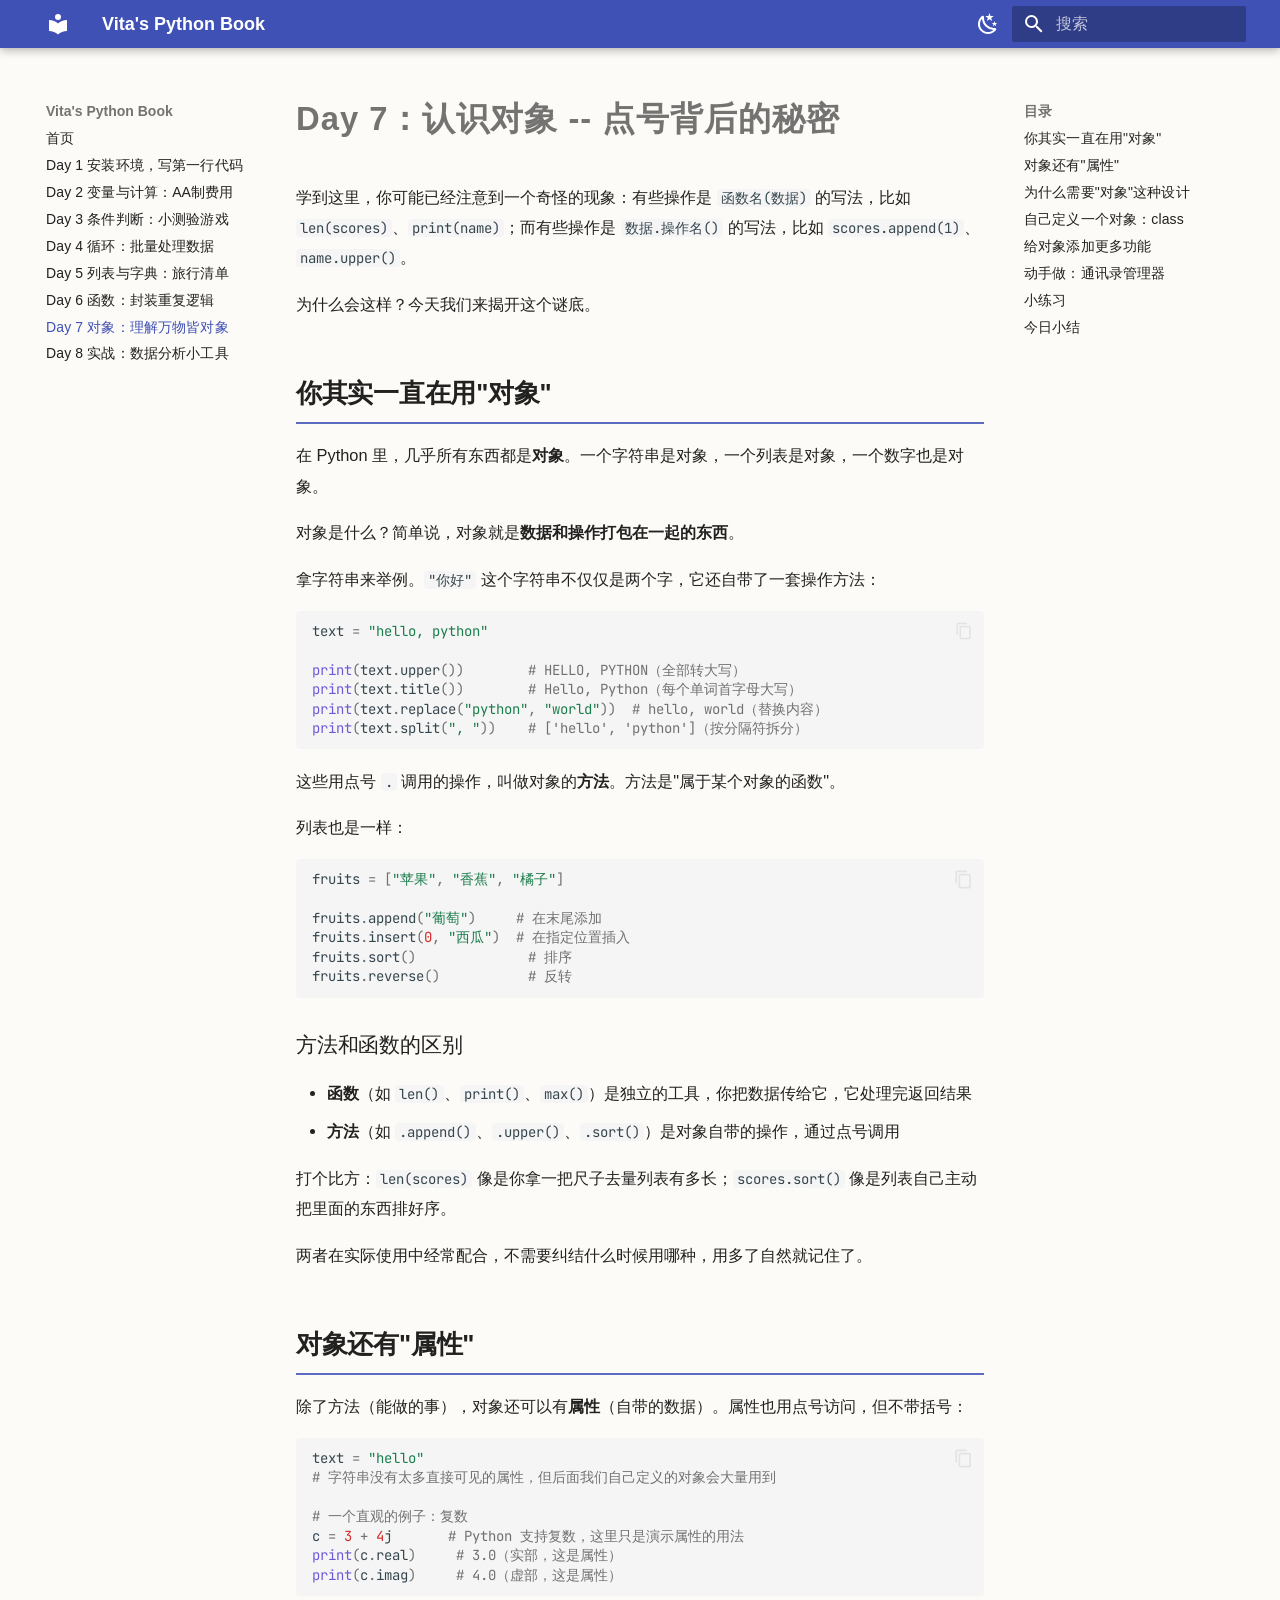
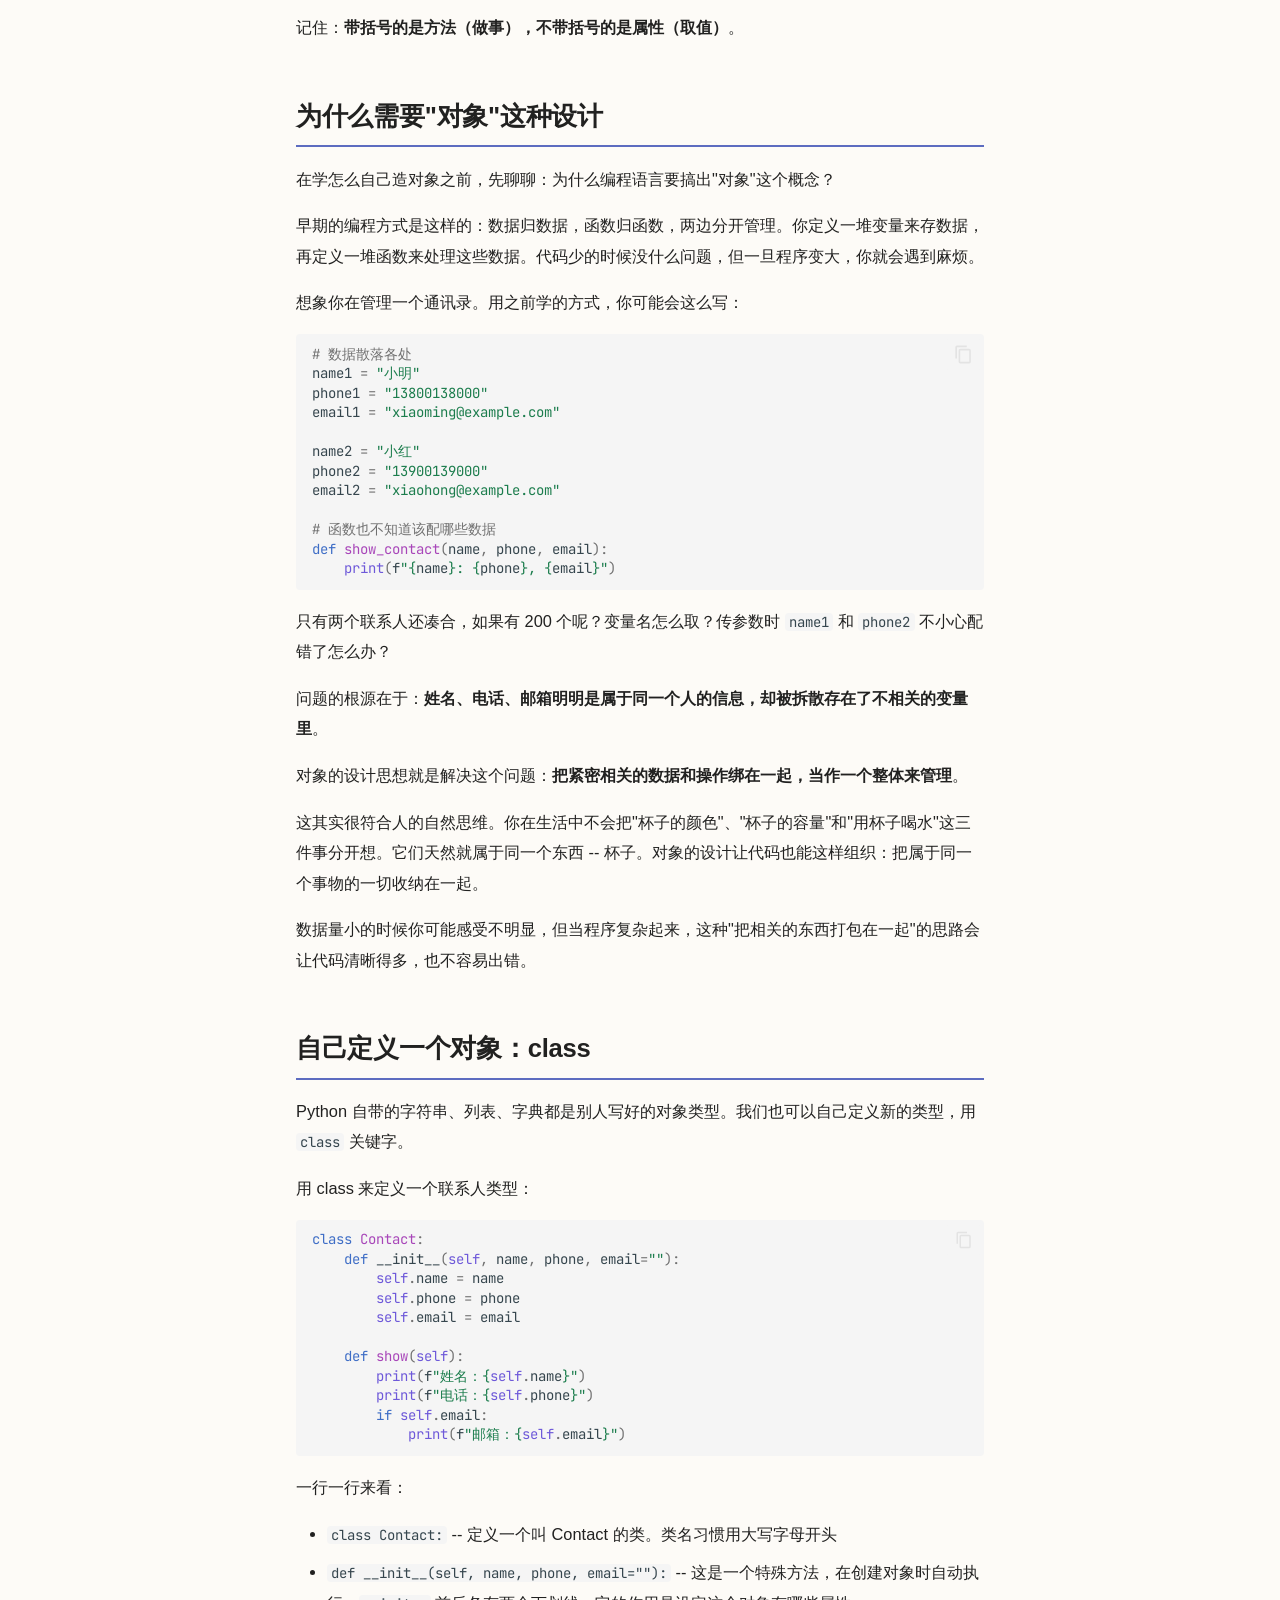
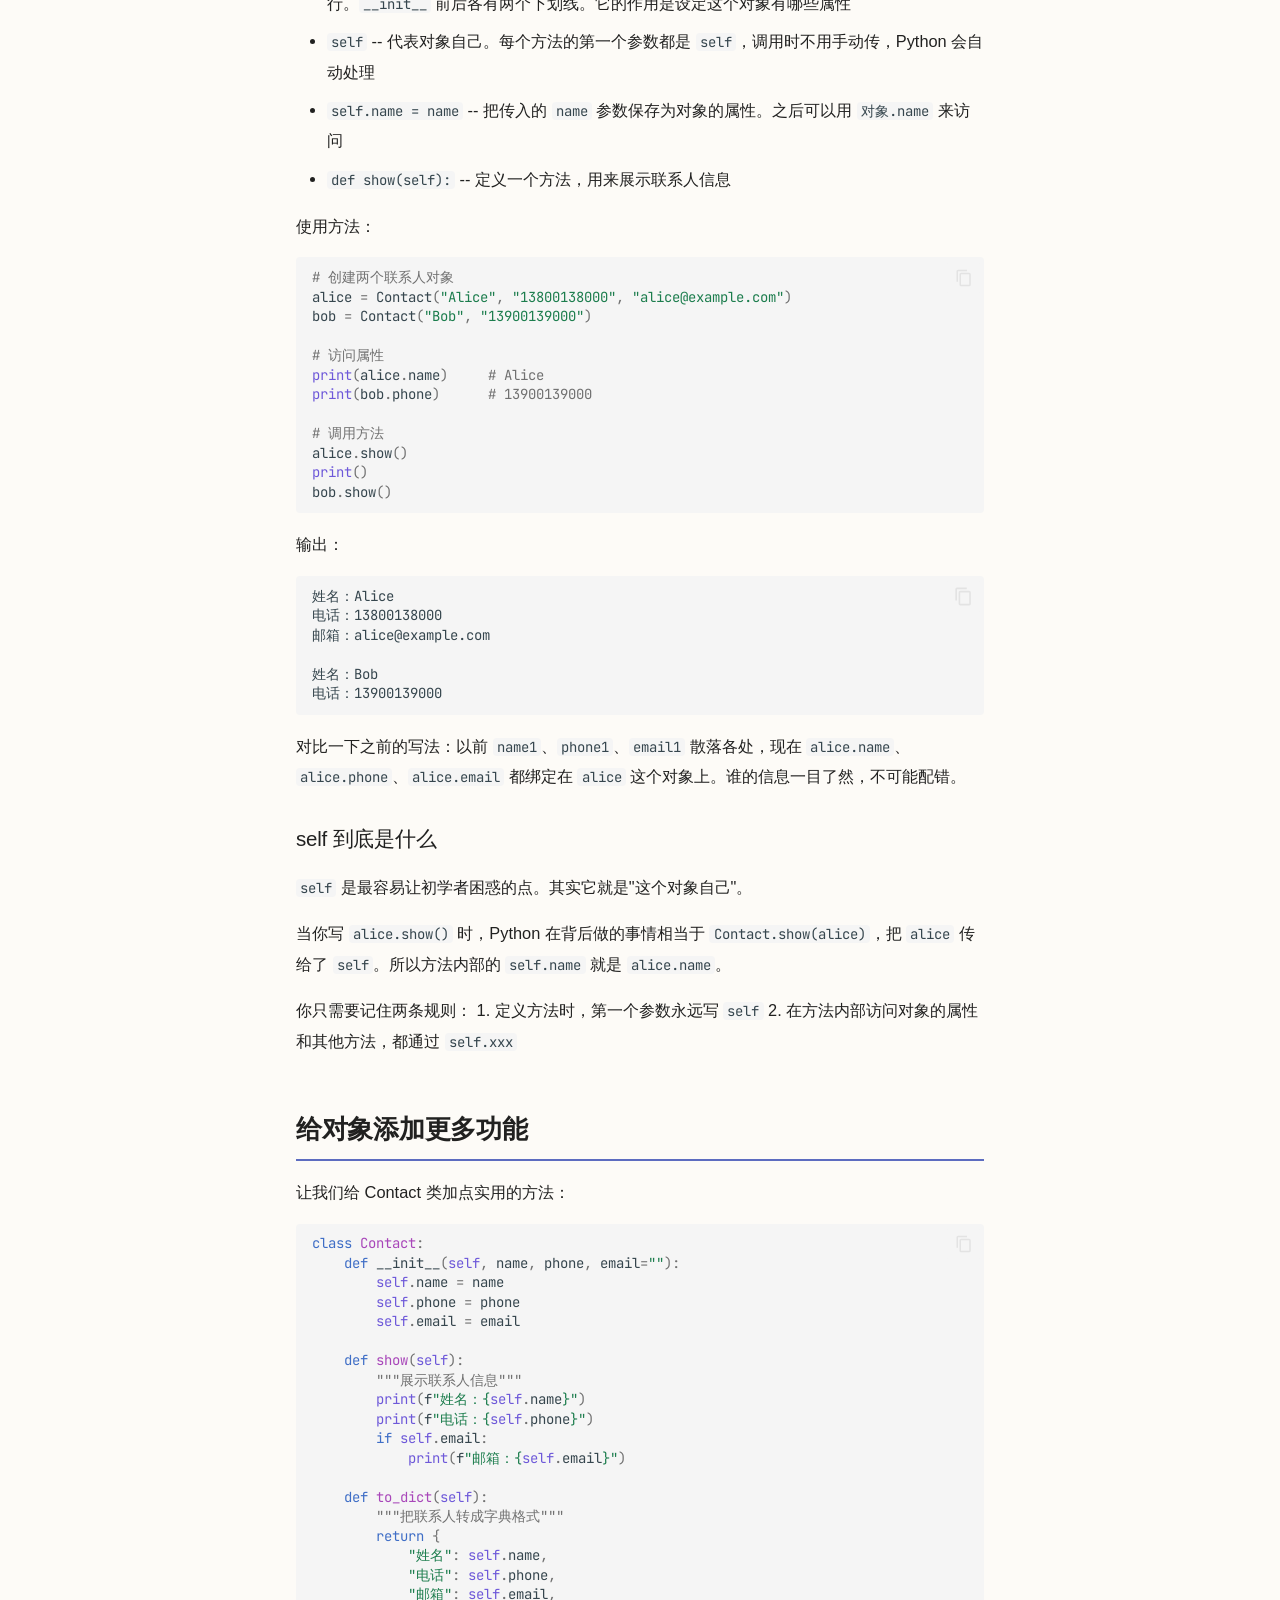
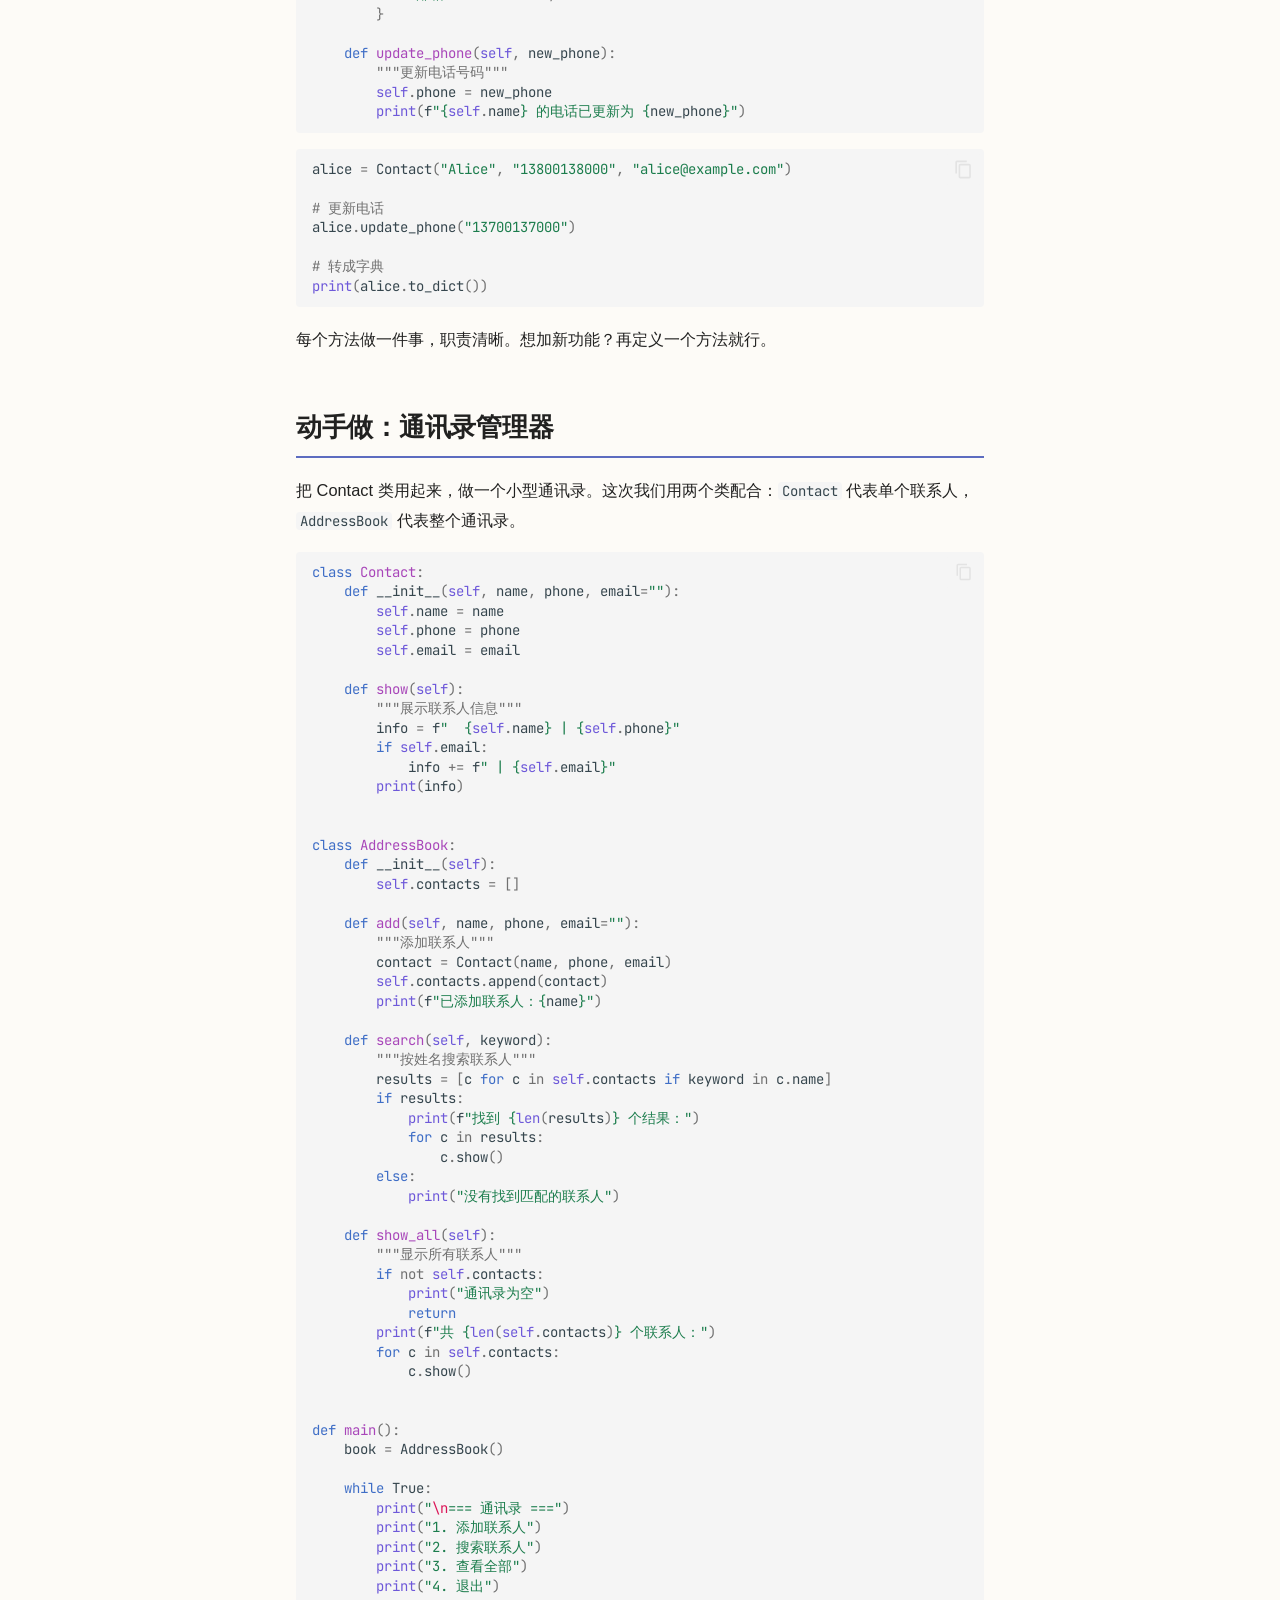
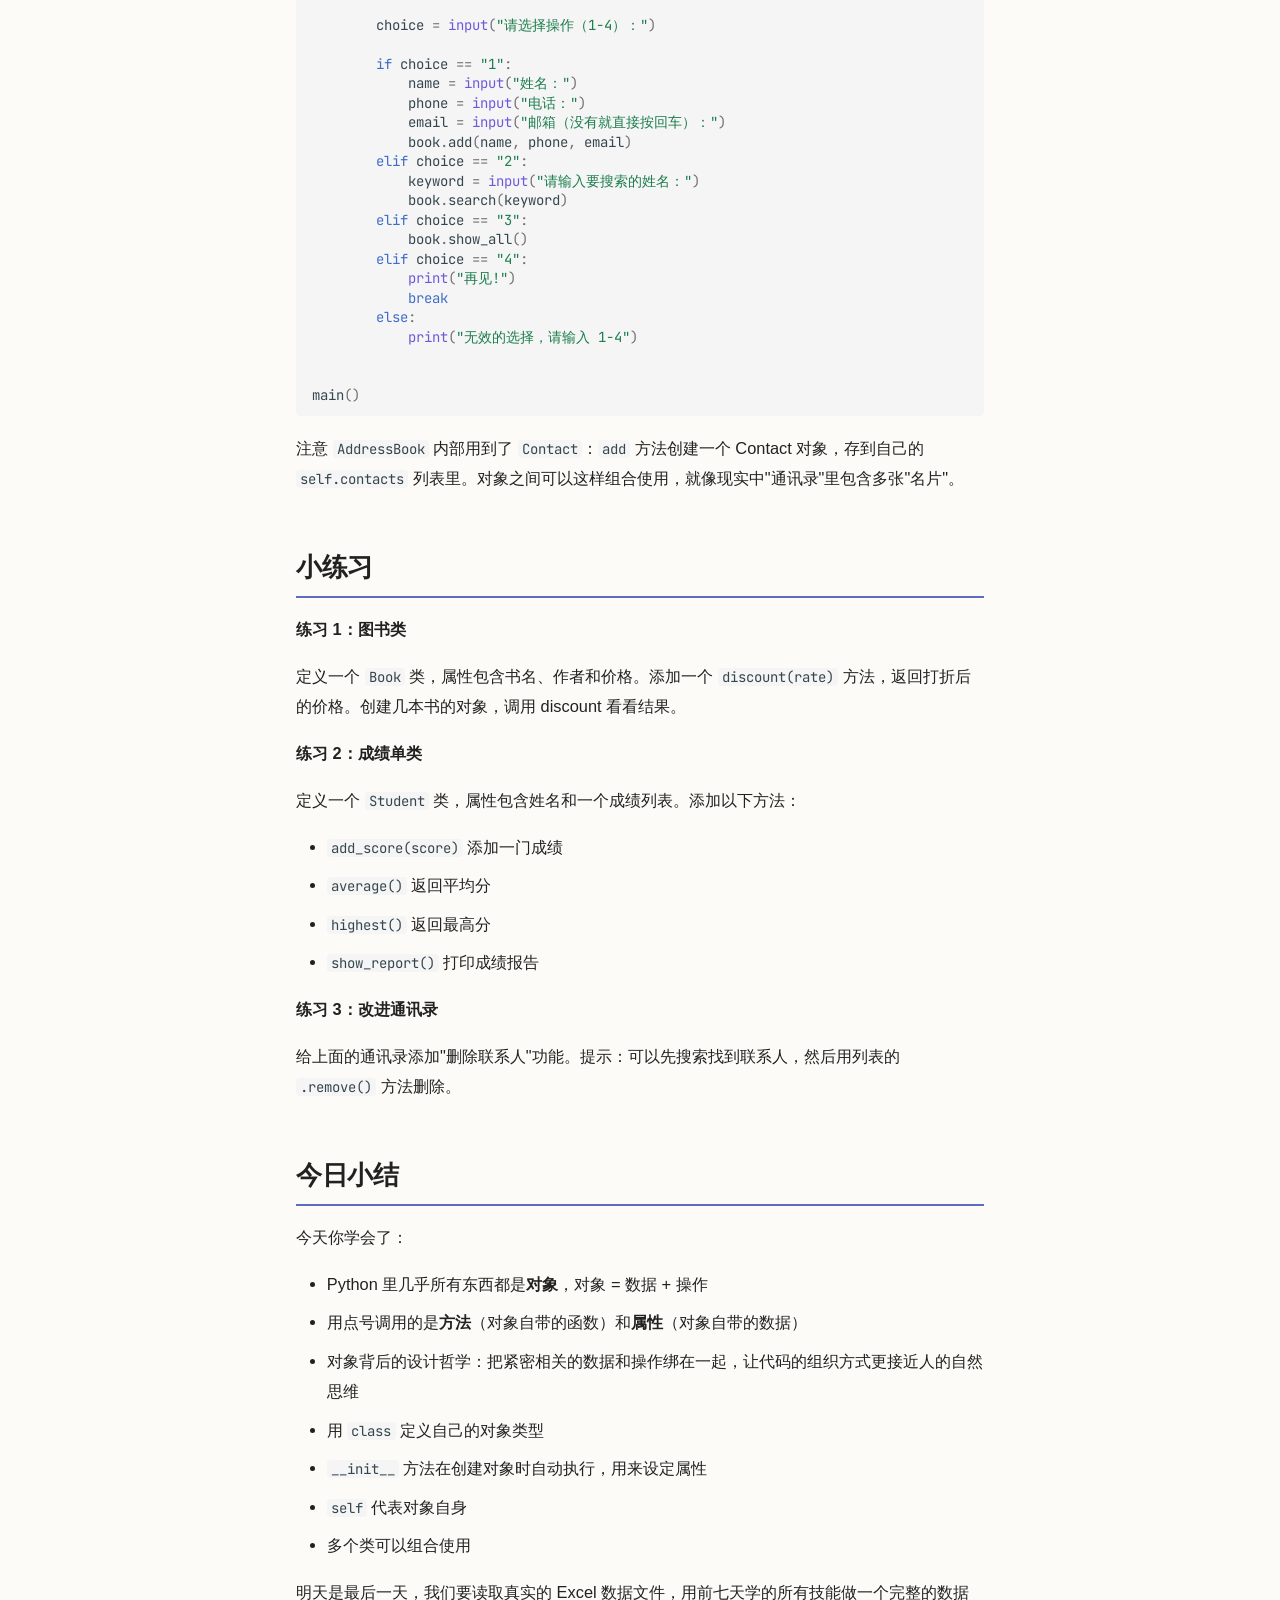
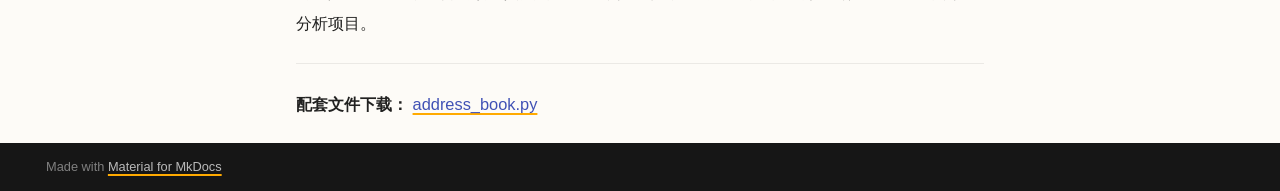
<file: day7/index.html>
<!doctype html>
<html lang="zh" class="no-js">
  <head>
    
      <meta charset="utf-8">
      <meta name="viewport" content="width=device-width,initial-scale=1">
      
        <meta name="description" content="从零开始，八天入门 Python">
      
      
      
      
        <link rel="prev" href="../day6/">
      
      
        <link rel="next" href="../day8/">
      
      
        
      
      
      <link rel="icon" href="../assets/images/favicon.png">
      <meta name="generator" content="mkdocs-1.6.1, mkdocs-material-9.7.5">
    
    
      
        <title>Day 7 对象：理解万物皆对象 - Vita's Python Book</title>
      
    
    
      <link rel="stylesheet" href="../assets/stylesheets/main.484c7ddc.min.css">
      
        
        <link rel="stylesheet" href="../assets/stylesheets/palette.ab4e12ef.min.css">
      
      


    
    
      
    
    
      
        
        
        <link rel="preconnect" href="https://fonts.gstatic.com" crossorigin>
        <link rel="stylesheet" href="https://fonts.googleapis.com/css?family=LXGW+WenKai:300,300i,400,400i,700,700i%7CJetBrains+Mono:400,400i,700,700i&display=fallback">
        <style>:root{--md-text-font:"LXGW WenKai";--md-code-font:"JetBrains Mono"}</style>
      
    
    
      <link rel="stylesheet" href="../stylesheets/extra.css">
    
    <script>__md_scope=new URL("..",location),__md_hash=e=>[...e].reduce(((e,_)=>(e<<5)-e+_.charCodeAt(0)),0),__md_get=(e,_=localStorage,t=__md_scope)=>JSON.parse(_.getItem(t.pathname+"."+e)),__md_set=(e,_,t=localStorage,a=__md_scope)=>{try{t.setItem(a.pathname+"."+e,JSON.stringify(_))}catch(e){}}</script>
    
      

    
    
  </head>
  
  
    
    
      
    
    
    
    
    <body dir="ltr" data-md-color-scheme="default" data-md-color-primary="indigo" data-md-color-accent="amber">
  
    
    <input class="md-toggle" data-md-toggle="drawer" type="checkbox" id="__drawer" autocomplete="off">
    <input class="md-toggle" data-md-toggle="search" type="checkbox" id="__search" autocomplete="off">
    <label class="md-overlay" for="__drawer"></label>
    <div data-md-component="skip">
      
        
        <a href="#day-7-" class="md-skip">
          跳转至
        </a>
      
    </div>
    <div data-md-component="announce">
      
    </div>
    
    
      

  

<header class="md-header md-header--shadow" data-md-component="header">
  <nav class="md-header__inner md-grid" aria-label="页眉">
    <a href=".." title="Vita&#39;s Python Book" class="md-header__button md-logo" aria-label="Vita's Python Book" data-md-component="logo">
      
  
  <svg xmlns="http://www.w3.org/2000/svg" viewBox="0 0 24 24"><path d="M12 8a3 3 0 0 0 3-3 3 3 0 0 0-3-3 3 3 0 0 0-3 3 3 3 0 0 0 3 3m0 3.54C9.64 9.35 6.5 8 3 8v11c3.5 0 6.64 1.35 9 3.54 2.36-2.19 5.5-3.54 9-3.54V8c-3.5 0-6.64 1.35-9 3.54"/></svg>

    </a>
    <label class="md-header__button md-icon" for="__drawer">
      
      <svg xmlns="http://www.w3.org/2000/svg" viewBox="0 0 24 24"><path d="M3 6h18v2H3zm0 5h18v2H3zm0 5h18v2H3z"/></svg>
    </label>
    <div class="md-header__title" data-md-component="header-title">
      <div class="md-header__ellipsis">
        <div class="md-header__topic">
          <span class="md-ellipsis">
            Vita's Python Book
          </span>
        </div>
        <div class="md-header__topic" data-md-component="header-topic">
          <span class="md-ellipsis">
            
              Day 7 对象：理解万物皆对象
            
          </span>
        </div>
      </div>
    </div>
    
      
        <form class="md-header__option" data-md-component="palette">
  
    
    
    
    <input class="md-option" data-md-color-media="" data-md-color-scheme="default" data-md-color-primary="indigo" data-md-color-accent="amber"  aria-label="切换到深色模式"  type="radio" name="__palette" id="__palette_0">
    
      <label class="md-header__button md-icon" title="切换到深色模式" for="__palette_1" hidden>
        <svg xmlns="http://www.w3.org/2000/svg" viewBox="0 0 24 24"><path d="m17.75 4.09-2.53 1.94.91 3.06-2.63-1.81-2.63 1.81.91-3.06-2.53-1.94L12.44 4l1.06-3 1.06 3zm3.5 6.91-1.64 1.25.59 1.98-1.7-1.17-1.7 1.17.59-1.98L15.75 11l2.06-.05L18.5 9l.69 1.95zm-2.28 4.95c.83-.08 1.72 1.1 1.19 1.85-.32.45-.66.87-1.08 1.27C15.17 23 8.84 23 4.94 19.07c-3.91-3.9-3.91-10.24 0-14.14.4-.4.82-.76 1.27-1.08.75-.53 1.93.36 1.85 1.19-.27 2.86.69 5.83 2.89 8.02a9.96 9.96 0 0 0 8.02 2.89m-1.64 2.02a12.08 12.08 0 0 1-7.8-3.47c-2.17-2.19-3.33-5-3.49-7.82-2.81 3.14-2.7 7.96.31 10.98 3.02 3.01 7.84 3.12 10.98.31"/></svg>
      </label>
    
  
    
    
    
    <input class="md-option" data-md-color-media="" data-md-color-scheme="slate" data-md-color-primary="indigo" data-md-color-accent="amber"  aria-label="切换到浅色模式"  type="radio" name="__palette" id="__palette_1">
    
      <label class="md-header__button md-icon" title="切换到浅色模式" for="__palette_0" hidden>
        <svg xmlns="http://www.w3.org/2000/svg" viewBox="0 0 24 24"><path d="M12 7a5 5 0 0 1 5 5 5 5 0 0 1-5 5 5 5 0 0 1-5-5 5 5 0 0 1 5-5m0 2a3 3 0 0 0-3 3 3 3 0 0 0 3 3 3 3 0 0 0 3-3 3 3 0 0 0-3-3m0-7 2.39 3.42C13.65 5.15 12.84 5 12 5s-1.65.15-2.39.42zM3.34 7l4.16-.35A7.2 7.2 0 0 0 5.94 8.5c-.44.74-.69 1.5-.83 2.29zm.02 10 1.76-3.77a7.131 7.131 0 0 0 2.38 4.14zM20.65 7l-1.77 3.79a7.02 7.02 0 0 0-2.38-4.15zm-.01 10-4.14.36c.59-.51 1.12-1.14 1.54-1.86.42-.73.69-1.5.83-2.29zM12 22l-2.41-3.44c.74.27 1.55.44 2.41.44.82 0 1.63-.17 2.37-.44z"/></svg>
      </label>
    
  
</form>
      
    
    
      <script>var palette=__md_get("__palette");if(palette&&palette.color){if("(prefers-color-scheme)"===palette.color.media){var media=matchMedia("(prefers-color-scheme: light)"),input=document.querySelector(media.matches?"[data-md-color-media='(prefers-color-scheme: light)']":"[data-md-color-media='(prefers-color-scheme: dark)']");palette.color.media=input.getAttribute("data-md-color-media"),palette.color.scheme=input.getAttribute("data-md-color-scheme"),palette.color.primary=input.getAttribute("data-md-color-primary"),palette.color.accent=input.getAttribute("data-md-color-accent")}for(var[key,value]of Object.entries(palette.color))document.body.setAttribute("data-md-color-"+key,value)}</script>
    
    
    
      
      
        <label class="md-header__button md-icon" for="__search">
          
          <svg xmlns="http://www.w3.org/2000/svg" viewBox="0 0 24 24"><path d="M9.5 3A6.5 6.5 0 0 1 16 9.5c0 1.61-.59 3.09-1.56 4.23l.27.27h.79l5 5-1.5 1.5-5-5v-.79l-.27-.27A6.52 6.52 0 0 1 9.5 16 6.5 6.5 0 0 1 3 9.5 6.5 6.5 0 0 1 9.5 3m0 2C7 5 5 7 5 9.5S7 14 9.5 14 14 12 14 9.5 12 5 9.5 5"/></svg>
        </label>
        <div class="md-search" data-md-component="search" role="dialog">
  <label class="md-search__overlay" for="__search"></label>
  <div class="md-search__inner" role="search">
    <form class="md-search__form" name="search">
      <input type="text" class="md-search__input" name="query" aria-label="搜索" placeholder="搜索" autocapitalize="off" autocorrect="off" autocomplete="off" spellcheck="false" data-md-component="search-query" required>
      <label class="md-search__icon md-icon" for="__search">
        
        <svg xmlns="http://www.w3.org/2000/svg" viewBox="0 0 24 24"><path d="M9.5 3A6.5 6.5 0 0 1 16 9.5c0 1.61-.59 3.09-1.56 4.23l.27.27h.79l5 5-1.5 1.5-5-5v-.79l-.27-.27A6.52 6.52 0 0 1 9.5 16 6.5 6.5 0 0 1 3 9.5 6.5 6.5 0 0 1 9.5 3m0 2C7 5 5 7 5 9.5S7 14 9.5 14 14 12 14 9.5 12 5 9.5 5"/></svg>
        
        <svg xmlns="http://www.w3.org/2000/svg" viewBox="0 0 24 24"><path d="M20 11v2H8l5.5 5.5-1.42 1.42L4.16 12l7.92-7.92L13.5 5.5 8 11z"/></svg>
      </label>
      <nav class="md-search__options" aria-label="查找">
        
        <button type="reset" class="md-search__icon md-icon" title="清空当前内容" aria-label="清空当前内容" tabindex="-1">
          
          <svg xmlns="http://www.w3.org/2000/svg" viewBox="0 0 24 24"><path d="M19 6.41 17.59 5 12 10.59 6.41 5 5 6.41 10.59 12 5 17.59 6.41 19 12 13.41 17.59 19 19 17.59 13.41 12z"/></svg>
        </button>
      </nav>
      
    </form>
    <div class="md-search__output">
      <div class="md-search__scrollwrap" tabindex="0" data-md-scrollfix>
        <div class="md-search-result" data-md-component="search-result">
          <div class="md-search-result__meta">
            正在初始化搜索引擎
          </div>
          <ol class="md-search-result__list" role="presentation"></ol>
        </div>
      </div>
    </div>
  </div>
</div>
      
    
    
  </nav>
  
</header>
    
    <div class="md-container" data-md-component="container">
      
      
        
          
        
      
      <main class="md-main" data-md-component="main">
        <div class="md-main__inner md-grid">
          
            
              
              <div class="md-sidebar md-sidebar--primary" data-md-component="sidebar" data-md-type="navigation" >
                <div class="md-sidebar__scrollwrap">
                  <div class="md-sidebar__inner">
                    



<nav class="md-nav md-nav--primary" aria-label="导航栏" data-md-level="0">
  <label class="md-nav__title" for="__drawer">
    <a href=".." title="Vita&#39;s Python Book" class="md-nav__button md-logo" aria-label="Vita's Python Book" data-md-component="logo">
      
  
  <svg xmlns="http://www.w3.org/2000/svg" viewBox="0 0 24 24"><path d="M12 8a3 3 0 0 0 3-3 3 3 0 0 0-3-3 3 3 0 0 0-3 3 3 3 0 0 0 3 3m0 3.54C9.64 9.35 6.5 8 3 8v11c3.5 0 6.64 1.35 9 3.54 2.36-2.19 5.5-3.54 9-3.54V8c-3.5 0-6.64 1.35-9 3.54"/></svg>

    </a>
    Vita's Python Book
  </label>
  
  <ul class="md-nav__list" data-md-scrollfix>
    
      
      
  
  
  
  
    <li class="md-nav__item">
      <a href=".." class="md-nav__link">
        
  
  
  <span class="md-ellipsis">
    
  
    首页
  

    
  </span>
  
  

      </a>
    </li>
  

    
      
      
  
  
  
  
    <li class="md-nav__item">
      <a href="../day1/" class="md-nav__link">
        
  
  
  <span class="md-ellipsis">
    
  
    Day 1 安装环境，写第一行代码
  

    
  </span>
  
  

      </a>
    </li>
  

    
      
      
  
  
  
  
    <li class="md-nav__item">
      <a href="../day2/" class="md-nav__link">
        
  
  
  <span class="md-ellipsis">
    
  
    Day 2 变量与计算：AA制费用
  

    
  </span>
  
  

      </a>
    </li>
  

    
      
      
  
  
  
  
    <li class="md-nav__item">
      <a href="../day3/" class="md-nav__link">
        
  
  
  <span class="md-ellipsis">
    
  
    Day 3 条件判断：小测验游戏
  

    
  </span>
  
  

      </a>
    </li>
  

    
      
      
  
  
  
  
    <li class="md-nav__item">
      <a href="../day4/" class="md-nav__link">
        
  
  
  <span class="md-ellipsis">
    
  
    Day 4 循环：批量处理数据
  

    
  </span>
  
  

      </a>
    </li>
  

    
      
      
  
  
  
  
    <li class="md-nav__item">
      <a href="../day5/" class="md-nav__link">
        
  
  
  <span class="md-ellipsis">
    
  
    Day 5 列表与字典：旅行清单
  

    
  </span>
  
  

      </a>
    </li>
  

    
      
      
  
  
  
  
    <li class="md-nav__item">
      <a href="../day6/" class="md-nav__link">
        
  
  
  <span class="md-ellipsis">
    
  
    Day 6 函数：封装重复逻辑
  

    
  </span>
  
  

      </a>
    </li>
  

    
      
      
  
  
    
  
  
  
    <li class="md-nav__item md-nav__item--active">
      
      <input class="md-nav__toggle md-toggle" type="checkbox" id="__toc">
      
      
        
      
      
        <label class="md-nav__link md-nav__link--active" for="__toc">
          
  
  
  <span class="md-ellipsis">
    
  
    Day 7 对象：理解万物皆对象
  

    
  </span>
  
  

          <span class="md-nav__icon md-icon"></span>
        </label>
      
      <a href="./" class="md-nav__link md-nav__link--active">
        
  
  
  <span class="md-ellipsis">
    
  
    Day 7 对象：理解万物皆对象
  

    
  </span>
  
  

      </a>
      
        

<nav class="md-nav md-nav--secondary" aria-label="目录">
  
  
  
    
  
  
    <label class="md-nav__title" for="__toc">
      <span class="md-nav__icon md-icon"></span>
      目录
    </label>
    <ul class="md-nav__list" data-md-component="toc" data-md-scrollfix>
      
        <li class="md-nav__item">
  <a href="#_1" class="md-nav__link">
    <span class="md-ellipsis">
      
        你其实一直在用"对象"
      
    </span>
  </a>
  
</li>
      
        <li class="md-nav__item">
  <a href="#_3" class="md-nav__link">
    <span class="md-ellipsis">
      
        对象还有"属性"
      
    </span>
  </a>
  
</li>
      
        <li class="md-nav__item">
  <a href="#_4" class="md-nav__link">
    <span class="md-ellipsis">
      
        为什么需要"对象"这种设计
      
    </span>
  </a>
  
</li>
      
        <li class="md-nav__item">
  <a href="#class" class="md-nav__link">
    <span class="md-ellipsis">
      
        自己定义一个对象：class
      
    </span>
  </a>
  
</li>
      
        <li class="md-nav__item">
  <a href="#_5" class="md-nav__link">
    <span class="md-ellipsis">
      
        给对象添加更多功能
      
    </span>
  </a>
  
</li>
      
        <li class="md-nav__item">
  <a href="#_6" class="md-nav__link">
    <span class="md-ellipsis">
      
        动手做：通讯录管理器
      
    </span>
  </a>
  
</li>
      
        <li class="md-nav__item">
  <a href="#_7" class="md-nav__link">
    <span class="md-ellipsis">
      
        小练习
      
    </span>
  </a>
  
</li>
      
        <li class="md-nav__item">
  <a href="#_8" class="md-nav__link">
    <span class="md-ellipsis">
      
        今日小结
      
    </span>
  </a>
  
</li>
      
    </ul>
  
</nav>
      
    </li>
  

    
      
      
  
  
  
  
    <li class="md-nav__item">
      <a href="../day8/" class="md-nav__link">
        
  
  
  <span class="md-ellipsis">
    
  
    Day 8 实战：数据分析小工具
  

    
  </span>
  
  

      </a>
    </li>
  

    
  </ul>
</nav>
                  </div>
                </div>
              </div>
            
            
              
              <div class="md-sidebar md-sidebar--secondary" data-md-component="sidebar" data-md-type="toc" >
                <div class="md-sidebar__scrollwrap">
                  <div class="md-sidebar__inner">
                    

<nav class="md-nav md-nav--secondary" aria-label="目录">
  
  
  
    
  
  
    <label class="md-nav__title" for="__toc">
      <span class="md-nav__icon md-icon"></span>
      目录
    </label>
    <ul class="md-nav__list" data-md-component="toc" data-md-scrollfix>
      
        <li class="md-nav__item">
  <a href="#_1" class="md-nav__link">
    <span class="md-ellipsis">
      
        你其实一直在用"对象"
      
    </span>
  </a>
  
</li>
      
        <li class="md-nav__item">
  <a href="#_3" class="md-nav__link">
    <span class="md-ellipsis">
      
        对象还有"属性"
      
    </span>
  </a>
  
</li>
      
        <li class="md-nav__item">
  <a href="#_4" class="md-nav__link">
    <span class="md-ellipsis">
      
        为什么需要"对象"这种设计
      
    </span>
  </a>
  
</li>
      
        <li class="md-nav__item">
  <a href="#class" class="md-nav__link">
    <span class="md-ellipsis">
      
        自己定义一个对象：class
      
    </span>
  </a>
  
</li>
      
        <li class="md-nav__item">
  <a href="#_5" class="md-nav__link">
    <span class="md-ellipsis">
      
        给对象添加更多功能
      
    </span>
  </a>
  
</li>
      
        <li class="md-nav__item">
  <a href="#_6" class="md-nav__link">
    <span class="md-ellipsis">
      
        动手做：通讯录管理器
      
    </span>
  </a>
  
</li>
      
        <li class="md-nav__item">
  <a href="#_7" class="md-nav__link">
    <span class="md-ellipsis">
      
        小练习
      
    </span>
  </a>
  
</li>
      
        <li class="md-nav__item">
  <a href="#_8" class="md-nav__link">
    <span class="md-ellipsis">
      
        今日小结
      
    </span>
  </a>
  
</li>
      
    </ul>
  
</nav>
                  </div>
                </div>
              </div>
            
          
          
            <div class="md-content" data-md-component="content">
              
              <article class="md-content__inner md-typeset">
                
                  



<h1 id="day-7-">Day 7：认识对象 -- 点号背后的秘密<a class="headerlink" href="#day-7-" title="Permanent link">&para;</a></h1>
<p>学到这里，你可能已经注意到一个奇怪的现象：有些操作是 <code>函数名(数据)</code> 的写法，比如 <code>len(scores)</code>、<code>print(name)</code>；而有些操作是 <code>数据.操作名()</code> 的写法，比如 <code>scores.append(1)</code>、<code>name.upper()</code>。</p>
<p>为什么会这样？今天我们来揭开这个谜底。</p>
<h2 id="_1">你其实一直在用"对象"<a class="headerlink" href="#_1" title="Permanent link">&para;</a></h2>
<p>在 Python 里，几乎所有东西都是<strong>对象</strong>。一个字符串是对象，一个列表是对象，一个数字也是对象。</p>
<p>对象是什么？简单说，对象就是<strong>数据和操作打包在一起的东西</strong>。</p>
<p>拿字符串来举例。<code>"你好"</code> 这个字符串不仅仅是两个字，它还自带了一套操作方法：</p>
<div class="highlight"><pre><span></span><code><a id="__codelineno-0-1" name="__codelineno-0-1" href="#__codelineno-0-1"></a><span class="n">text</span> <span class="o">=</span> <span class="s2">&quot;hello, python&quot;</span>
<a id="__codelineno-0-2" name="__codelineno-0-2" href="#__codelineno-0-2"></a>
<a id="__codelineno-0-3" name="__codelineno-0-3" href="#__codelineno-0-3"></a><span class="nb">print</span><span class="p">(</span><span class="n">text</span><span class="o">.</span><span class="n">upper</span><span class="p">())</span>        <span class="c1"># HELLO, PYTHON（全部转大写）</span>
<a id="__codelineno-0-4" name="__codelineno-0-4" href="#__codelineno-0-4"></a><span class="nb">print</span><span class="p">(</span><span class="n">text</span><span class="o">.</span><span class="n">title</span><span class="p">())</span>        <span class="c1"># Hello, Python（每个单词首字母大写）</span>
<a id="__codelineno-0-5" name="__codelineno-0-5" href="#__codelineno-0-5"></a><span class="nb">print</span><span class="p">(</span><span class="n">text</span><span class="o">.</span><span class="n">replace</span><span class="p">(</span><span class="s2">&quot;python&quot;</span><span class="p">,</span> <span class="s2">&quot;world&quot;</span><span class="p">))</span>  <span class="c1"># hello, world（替换内容）</span>
<a id="__codelineno-0-6" name="__codelineno-0-6" href="#__codelineno-0-6"></a><span class="nb">print</span><span class="p">(</span><span class="n">text</span><span class="o">.</span><span class="n">split</span><span class="p">(</span><span class="s2">&quot;, &quot;</span><span class="p">))</span>    <span class="c1"># [&#39;hello&#39;, &#39;python&#39;]（按分隔符拆分）</span>
</code></pre></div>
<p>这些用点号 <code>.</code> 调用的操作，叫做对象的<strong>方法</strong>。方法是"属于某个对象的函数"。</p>
<p>列表也是一样：</p>
<div class="highlight"><pre><span></span><code><a id="__codelineno-1-1" name="__codelineno-1-1" href="#__codelineno-1-1"></a><span class="n">fruits</span> <span class="o">=</span> <span class="p">[</span><span class="s2">&quot;苹果&quot;</span><span class="p">,</span> <span class="s2">&quot;香蕉&quot;</span><span class="p">,</span> <span class="s2">&quot;橘子&quot;</span><span class="p">]</span>
<a id="__codelineno-1-2" name="__codelineno-1-2" href="#__codelineno-1-2"></a>
<a id="__codelineno-1-3" name="__codelineno-1-3" href="#__codelineno-1-3"></a><span class="n">fruits</span><span class="o">.</span><span class="n">append</span><span class="p">(</span><span class="s2">&quot;葡萄&quot;</span><span class="p">)</span>     <span class="c1"># 在末尾添加</span>
<a id="__codelineno-1-4" name="__codelineno-1-4" href="#__codelineno-1-4"></a><span class="n">fruits</span><span class="o">.</span><span class="n">insert</span><span class="p">(</span><span class="mi">0</span><span class="p">,</span> <span class="s2">&quot;西瓜&quot;</span><span class="p">)</span>  <span class="c1"># 在指定位置插入</span>
<a id="__codelineno-1-5" name="__codelineno-1-5" href="#__codelineno-1-5"></a><span class="n">fruits</span><span class="o">.</span><span class="n">sort</span><span class="p">()</span>              <span class="c1"># 排序</span>
<a id="__codelineno-1-6" name="__codelineno-1-6" href="#__codelineno-1-6"></a><span class="n">fruits</span><span class="o">.</span><span class="n">reverse</span><span class="p">()</span>           <span class="c1"># 反转</span>
</code></pre></div>
<h3 id="_2">方法和函数的区别<a class="headerlink" href="#_2" title="Permanent link">&para;</a></h3>
<ul>
<li><strong>函数</strong>（如 <code>len()</code>、<code>print()</code>、<code>max()</code>）是独立的工具，你把数据传给它，它处理完返回结果</li>
<li><strong>方法</strong>（如 <code>.append()</code>、<code>.upper()</code>、<code>.sort()</code>）是对象自带的操作，通过点号调用</li>
</ul>
<p>打个比方：<code>len(scores)</code> 像是你拿一把尺子去量列表有多长；<code>scores.sort()</code> 像是列表自己主动把里面的东西排好序。</p>
<p>两者在实际使用中经常配合，不需要纠结什么时候用哪种，用多了自然就记住了。</p>
<h2 id="_3">对象还有"属性"<a class="headerlink" href="#_3" title="Permanent link">&para;</a></h2>
<p>除了方法（能做的事），对象还可以有<strong>属性</strong>（自带的数据）。属性也用点号访问，但不带括号：</p>
<div class="highlight"><pre><span></span><code><a id="__codelineno-2-1" name="__codelineno-2-1" href="#__codelineno-2-1"></a><span class="n">text</span> <span class="o">=</span> <span class="s2">&quot;hello&quot;</span>
<a id="__codelineno-2-2" name="__codelineno-2-2" href="#__codelineno-2-2"></a><span class="c1"># 字符串没有太多直接可见的属性，但后面我们自己定义的对象会大量用到</span>
<a id="__codelineno-2-3" name="__codelineno-2-3" href="#__codelineno-2-3"></a>
<a id="__codelineno-2-4" name="__codelineno-2-4" href="#__codelineno-2-4"></a><span class="c1"># 一个直观的例子：复数</span>
<a id="__codelineno-2-5" name="__codelineno-2-5" href="#__codelineno-2-5"></a><span class="n">c</span> <span class="o">=</span> <span class="mi">3</span> <span class="o">+</span> <span class="mi">4</span><span class="n">j</span>       <span class="c1"># Python 支持复数，这里只是演示属性的用法</span>
<a id="__codelineno-2-6" name="__codelineno-2-6" href="#__codelineno-2-6"></a><span class="nb">print</span><span class="p">(</span><span class="n">c</span><span class="o">.</span><span class="n">real</span><span class="p">)</span>     <span class="c1"># 3.0（实部，这是属性）</span>
<a id="__codelineno-2-7" name="__codelineno-2-7" href="#__codelineno-2-7"></a><span class="nb">print</span><span class="p">(</span><span class="n">c</span><span class="o">.</span><span class="n">imag</span><span class="p">)</span>     <span class="c1"># 4.0（虚部，这是属性）</span>
</code></pre></div>
<p>记住：<strong>带括号的是方法（做事），不带括号的是属性（取值）</strong>。</p>
<h2 id="_4">为什么需要"对象"这种设计<a class="headerlink" href="#_4" title="Permanent link">&para;</a></h2>
<p>在学怎么自己造对象之前，先聊聊：为什么编程语言要搞出"对象"这个概念？</p>
<p>早期的编程方式是这样的：数据归数据，函数归函数，两边分开管理。你定义一堆变量来存数据，再定义一堆函数来处理这些数据。代码少的时候没什么问题，但一旦程序变大，你就会遇到麻烦。</p>
<p>想象你在管理一个通讯录。用之前学的方式，你可能会这么写：</p>
<div class="highlight"><pre><span></span><code><a id="__codelineno-3-1" name="__codelineno-3-1" href="#__codelineno-3-1"></a><span class="c1"># 数据散落各处</span>
<a id="__codelineno-3-2" name="__codelineno-3-2" href="#__codelineno-3-2"></a><span class="n">name1</span> <span class="o">=</span> <span class="s2">&quot;小明&quot;</span>
<a id="__codelineno-3-3" name="__codelineno-3-3" href="#__codelineno-3-3"></a><span class="n">phone1</span> <span class="o">=</span> <span class="s2">&quot;13800138000&quot;</span>
<a id="__codelineno-3-4" name="__codelineno-3-4" href="#__codelineno-3-4"></a><span class="n">email1</span> <span class="o">=</span> <span class="s2">&quot;xiaoming@example.com&quot;</span>
<a id="__codelineno-3-5" name="__codelineno-3-5" href="#__codelineno-3-5"></a>
<a id="__codelineno-3-6" name="__codelineno-3-6" href="#__codelineno-3-6"></a><span class="n">name2</span> <span class="o">=</span> <span class="s2">&quot;小红&quot;</span>
<a id="__codelineno-3-7" name="__codelineno-3-7" href="#__codelineno-3-7"></a><span class="n">phone2</span> <span class="o">=</span> <span class="s2">&quot;13900139000&quot;</span>
<a id="__codelineno-3-8" name="__codelineno-3-8" href="#__codelineno-3-8"></a><span class="n">email2</span> <span class="o">=</span> <span class="s2">&quot;xiaohong@example.com&quot;</span>
<a id="__codelineno-3-9" name="__codelineno-3-9" href="#__codelineno-3-9"></a>
<a id="__codelineno-3-10" name="__codelineno-3-10" href="#__codelineno-3-10"></a><span class="c1"># 函数也不知道该配哪些数据</span>
<a id="__codelineno-3-11" name="__codelineno-3-11" href="#__codelineno-3-11"></a><span class="k">def</span><span class="w"> </span><span class="nf">show_contact</span><span class="p">(</span><span class="n">name</span><span class="p">,</span> <span class="n">phone</span><span class="p">,</span> <span class="n">email</span><span class="p">):</span>
<a id="__codelineno-3-12" name="__codelineno-3-12" href="#__codelineno-3-12"></a>    <span class="nb">print</span><span class="p">(</span><span class="sa">f</span><span class="s2">&quot;</span><span class="si">{</span><span class="n">name</span><span class="si">}</span><span class="s2">: </span><span class="si">{</span><span class="n">phone</span><span class="si">}</span><span class="s2">, </span><span class="si">{</span><span class="n">email</span><span class="si">}</span><span class="s2">&quot;</span><span class="p">)</span>
</code></pre></div>
<p>只有两个联系人还凑合，如果有 200 个呢？变量名怎么取？传参数时 <code>name1</code> 和 <code>phone2</code> 不小心配错了怎么办？</p>
<p>问题的根源在于：<strong>姓名、电话、邮箱明明是属于同一个人的信息，却被拆散存在了不相关的变量里</strong>。</p>
<p>对象的设计思想就是解决这个问题：<strong>把紧密相关的数据和操作绑在一起，当作一个整体来管理</strong>。</p>
<p>这其实很符合人的自然思维。你在生活中不会把"杯子的颜色"、"杯子的容量"和"用杯子喝水"这三件事分开想。它们天然就属于同一个东西 -- 杯子。对象的设计让代码也能这样组织：把属于同一个事物的一切收纳在一起。</p>
<p>数据量小的时候你可能感受不明显，但当程序复杂起来，这种"把相关的东西打包在一起"的思路会让代码清晰得多，也不容易出错。</p>
<h2 id="class">自己定义一个对象：class<a class="headerlink" href="#class" title="Permanent link">&para;</a></h2>
<p>Python 自带的字符串、列表、字典都是别人写好的对象类型。我们也可以自己定义新的类型，用 <code>class</code> 关键字。</p>
<p>用 class 来定义一个联系人类型：</p>
<div class="highlight"><pre><span></span><code><a id="__codelineno-4-1" name="__codelineno-4-1" href="#__codelineno-4-1"></a><span class="k">class</span><span class="w"> </span><span class="nc">Contact</span><span class="p">:</span>
<a id="__codelineno-4-2" name="__codelineno-4-2" href="#__codelineno-4-2"></a>    <span class="k">def</span><span class="w"> </span><span class="fm">__init__</span><span class="p">(</span><span class="bp">self</span><span class="p">,</span> <span class="n">name</span><span class="p">,</span> <span class="n">phone</span><span class="p">,</span> <span class="n">email</span><span class="o">=</span><span class="s2">&quot;&quot;</span><span class="p">):</span>
<a id="__codelineno-4-3" name="__codelineno-4-3" href="#__codelineno-4-3"></a>        <span class="bp">self</span><span class="o">.</span><span class="n">name</span> <span class="o">=</span> <span class="n">name</span>
<a id="__codelineno-4-4" name="__codelineno-4-4" href="#__codelineno-4-4"></a>        <span class="bp">self</span><span class="o">.</span><span class="n">phone</span> <span class="o">=</span> <span class="n">phone</span>
<a id="__codelineno-4-5" name="__codelineno-4-5" href="#__codelineno-4-5"></a>        <span class="bp">self</span><span class="o">.</span><span class="n">email</span> <span class="o">=</span> <span class="n">email</span>
<a id="__codelineno-4-6" name="__codelineno-4-6" href="#__codelineno-4-6"></a>
<a id="__codelineno-4-7" name="__codelineno-4-7" href="#__codelineno-4-7"></a>    <span class="k">def</span><span class="w"> </span><span class="nf">show</span><span class="p">(</span><span class="bp">self</span><span class="p">):</span>
<a id="__codelineno-4-8" name="__codelineno-4-8" href="#__codelineno-4-8"></a>        <span class="nb">print</span><span class="p">(</span><span class="sa">f</span><span class="s2">&quot;姓名：</span><span class="si">{</span><span class="bp">self</span><span class="o">.</span><span class="n">name</span><span class="si">}</span><span class="s2">&quot;</span><span class="p">)</span>
<a id="__codelineno-4-9" name="__codelineno-4-9" href="#__codelineno-4-9"></a>        <span class="nb">print</span><span class="p">(</span><span class="sa">f</span><span class="s2">&quot;电话：</span><span class="si">{</span><span class="bp">self</span><span class="o">.</span><span class="n">phone</span><span class="si">}</span><span class="s2">&quot;</span><span class="p">)</span>
<a id="__codelineno-4-10" name="__codelineno-4-10" href="#__codelineno-4-10"></a>        <span class="k">if</span> <span class="bp">self</span><span class="o">.</span><span class="n">email</span><span class="p">:</span>
<a id="__codelineno-4-11" name="__codelineno-4-11" href="#__codelineno-4-11"></a>            <span class="nb">print</span><span class="p">(</span><span class="sa">f</span><span class="s2">&quot;邮箱：</span><span class="si">{</span><span class="bp">self</span><span class="o">.</span><span class="n">email</span><span class="si">}</span><span class="s2">&quot;</span><span class="p">)</span>
</code></pre></div>
<p>一行一行来看：</p>
<ul>
<li><code>class Contact:</code> -- 定义一个叫 Contact 的类。类名习惯用大写字母开头</li>
<li><code>def __init__(self, name, phone, email=""):</code> -- 这是一个特殊方法，在创建对象时自动执行。<code>__init__</code> 前后各有两个下划线。它的作用是设定这个对象有哪些属性</li>
<li><code>self</code> -- 代表对象自己。每个方法的第一个参数都是 <code>self</code>，调用时不用手动传，Python 会自动处理</li>
<li><code>self.name = name</code> -- 把传入的 <code>name</code> 参数保存为对象的属性。之后可以用 <code>对象.name</code> 来访问</li>
<li><code>def show(self):</code> -- 定义一个方法，用来展示联系人信息</li>
</ul>
<p>使用方法：</p>
<div class="highlight"><pre><span></span><code><a id="__codelineno-5-1" name="__codelineno-5-1" href="#__codelineno-5-1"></a><span class="c1"># 创建两个联系人对象</span>
<a id="__codelineno-5-2" name="__codelineno-5-2" href="#__codelineno-5-2"></a><span class="n">alice</span> <span class="o">=</span> <span class="n">Contact</span><span class="p">(</span><span class="s2">&quot;Alice&quot;</span><span class="p">,</span> <span class="s2">&quot;13800138000&quot;</span><span class="p">,</span> <span class="s2">&quot;alice@example.com&quot;</span><span class="p">)</span>
<a id="__codelineno-5-3" name="__codelineno-5-3" href="#__codelineno-5-3"></a><span class="n">bob</span> <span class="o">=</span> <span class="n">Contact</span><span class="p">(</span><span class="s2">&quot;Bob&quot;</span><span class="p">,</span> <span class="s2">&quot;13900139000&quot;</span><span class="p">)</span>
<a id="__codelineno-5-4" name="__codelineno-5-4" href="#__codelineno-5-4"></a>
<a id="__codelineno-5-5" name="__codelineno-5-5" href="#__codelineno-5-5"></a><span class="c1"># 访问属性</span>
<a id="__codelineno-5-6" name="__codelineno-5-6" href="#__codelineno-5-6"></a><span class="nb">print</span><span class="p">(</span><span class="n">alice</span><span class="o">.</span><span class="n">name</span><span class="p">)</span>     <span class="c1"># Alice</span>
<a id="__codelineno-5-7" name="__codelineno-5-7" href="#__codelineno-5-7"></a><span class="nb">print</span><span class="p">(</span><span class="n">bob</span><span class="o">.</span><span class="n">phone</span><span class="p">)</span>      <span class="c1"># 13900139000</span>
<a id="__codelineno-5-8" name="__codelineno-5-8" href="#__codelineno-5-8"></a>
<a id="__codelineno-5-9" name="__codelineno-5-9" href="#__codelineno-5-9"></a><span class="c1"># 调用方法</span>
<a id="__codelineno-5-10" name="__codelineno-5-10" href="#__codelineno-5-10"></a><span class="n">alice</span><span class="o">.</span><span class="n">show</span><span class="p">()</span>
<a id="__codelineno-5-11" name="__codelineno-5-11" href="#__codelineno-5-11"></a><span class="nb">print</span><span class="p">()</span>
<a id="__codelineno-5-12" name="__codelineno-5-12" href="#__codelineno-5-12"></a><span class="n">bob</span><span class="o">.</span><span class="n">show</span><span class="p">()</span>
</code></pre></div>
<p>输出：</p>
<div class="highlight"><pre><span></span><code><a id="__codelineno-6-1" name="__codelineno-6-1" href="#__codelineno-6-1"></a>姓名：Alice
<a id="__codelineno-6-2" name="__codelineno-6-2" href="#__codelineno-6-2"></a>电话：13800138000
<a id="__codelineno-6-3" name="__codelineno-6-3" href="#__codelineno-6-3"></a>邮箱：alice@example.com
<a id="__codelineno-6-4" name="__codelineno-6-4" href="#__codelineno-6-4"></a>
<a id="__codelineno-6-5" name="__codelineno-6-5" href="#__codelineno-6-5"></a>姓名：Bob
<a id="__codelineno-6-6" name="__codelineno-6-6" href="#__codelineno-6-6"></a>电话：13900139000
</code></pre></div>
<p>对比一下之前的写法：以前 <code>name1</code>、<code>phone1</code>、<code>email1</code> 散落各处，现在 <code>alice.name</code>、<code>alice.phone</code>、<code>alice.email</code> 都绑定在 <code>alice</code> 这个对象上。谁的信息一目了然，不可能配错。</p>
<h3 id="self">self 到底是什么<a class="headerlink" href="#self" title="Permanent link">&para;</a></h3>
<p><code>self</code> 是最容易让初学者困惑的点。其实它就是"这个对象自己"。</p>
<p>当你写 <code>alice.show()</code> 时，Python 在背后做的事情相当于 <code>Contact.show(alice)</code>，把 <code>alice</code> 传给了 <code>self</code>。所以方法内部的 <code>self.name</code> 就是 <code>alice.name</code>。</p>
<p>你只需要记住两条规则：
1. 定义方法时，第一个参数永远写 <code>self</code>
2. 在方法内部访问对象的属性和其他方法，都通过 <code>self.xxx</code></p>
<h2 id="_5">给对象添加更多功能<a class="headerlink" href="#_5" title="Permanent link">&para;</a></h2>
<p>让我们给 Contact 类加点实用的方法：</p>
<div class="highlight"><pre><span></span><code><a id="__codelineno-7-1" name="__codelineno-7-1" href="#__codelineno-7-1"></a><span class="k">class</span><span class="w"> </span><span class="nc">Contact</span><span class="p">:</span>
<a id="__codelineno-7-2" name="__codelineno-7-2" href="#__codelineno-7-2"></a>    <span class="k">def</span><span class="w"> </span><span class="fm">__init__</span><span class="p">(</span><span class="bp">self</span><span class="p">,</span> <span class="n">name</span><span class="p">,</span> <span class="n">phone</span><span class="p">,</span> <span class="n">email</span><span class="o">=</span><span class="s2">&quot;&quot;</span><span class="p">):</span>
<a id="__codelineno-7-3" name="__codelineno-7-3" href="#__codelineno-7-3"></a>        <span class="bp">self</span><span class="o">.</span><span class="n">name</span> <span class="o">=</span> <span class="n">name</span>
<a id="__codelineno-7-4" name="__codelineno-7-4" href="#__codelineno-7-4"></a>        <span class="bp">self</span><span class="o">.</span><span class="n">phone</span> <span class="o">=</span> <span class="n">phone</span>
<a id="__codelineno-7-5" name="__codelineno-7-5" href="#__codelineno-7-5"></a>        <span class="bp">self</span><span class="o">.</span><span class="n">email</span> <span class="o">=</span> <span class="n">email</span>
<a id="__codelineno-7-6" name="__codelineno-7-6" href="#__codelineno-7-6"></a>
<a id="__codelineno-7-7" name="__codelineno-7-7" href="#__codelineno-7-7"></a>    <span class="k">def</span><span class="w"> </span><span class="nf">show</span><span class="p">(</span><span class="bp">self</span><span class="p">):</span>
<a id="__codelineno-7-8" name="__codelineno-7-8" href="#__codelineno-7-8"></a><span class="w">        </span><span class="sd">&quot;&quot;&quot;展示联系人信息&quot;&quot;&quot;</span>
<a id="__codelineno-7-9" name="__codelineno-7-9" href="#__codelineno-7-9"></a>        <span class="nb">print</span><span class="p">(</span><span class="sa">f</span><span class="s2">&quot;姓名：</span><span class="si">{</span><span class="bp">self</span><span class="o">.</span><span class="n">name</span><span class="si">}</span><span class="s2">&quot;</span><span class="p">)</span>
<a id="__codelineno-7-10" name="__codelineno-7-10" href="#__codelineno-7-10"></a>        <span class="nb">print</span><span class="p">(</span><span class="sa">f</span><span class="s2">&quot;电话：</span><span class="si">{</span><span class="bp">self</span><span class="o">.</span><span class="n">phone</span><span class="si">}</span><span class="s2">&quot;</span><span class="p">)</span>
<a id="__codelineno-7-11" name="__codelineno-7-11" href="#__codelineno-7-11"></a>        <span class="k">if</span> <span class="bp">self</span><span class="o">.</span><span class="n">email</span><span class="p">:</span>
<a id="__codelineno-7-12" name="__codelineno-7-12" href="#__codelineno-7-12"></a>            <span class="nb">print</span><span class="p">(</span><span class="sa">f</span><span class="s2">&quot;邮箱：</span><span class="si">{</span><span class="bp">self</span><span class="o">.</span><span class="n">email</span><span class="si">}</span><span class="s2">&quot;</span><span class="p">)</span>
<a id="__codelineno-7-13" name="__codelineno-7-13" href="#__codelineno-7-13"></a>
<a id="__codelineno-7-14" name="__codelineno-7-14" href="#__codelineno-7-14"></a>    <span class="k">def</span><span class="w"> </span><span class="nf">to_dict</span><span class="p">(</span><span class="bp">self</span><span class="p">):</span>
<a id="__codelineno-7-15" name="__codelineno-7-15" href="#__codelineno-7-15"></a><span class="w">        </span><span class="sd">&quot;&quot;&quot;把联系人转成字典格式&quot;&quot;&quot;</span>
<a id="__codelineno-7-16" name="__codelineno-7-16" href="#__codelineno-7-16"></a>        <span class="k">return</span> <span class="p">{</span>
<a id="__codelineno-7-17" name="__codelineno-7-17" href="#__codelineno-7-17"></a>            <span class="s2">&quot;姓名&quot;</span><span class="p">:</span> <span class="bp">self</span><span class="o">.</span><span class="n">name</span><span class="p">,</span>
<a id="__codelineno-7-18" name="__codelineno-7-18" href="#__codelineno-7-18"></a>            <span class="s2">&quot;电话&quot;</span><span class="p">:</span> <span class="bp">self</span><span class="o">.</span><span class="n">phone</span><span class="p">,</span>
<a id="__codelineno-7-19" name="__codelineno-7-19" href="#__codelineno-7-19"></a>            <span class="s2">&quot;邮箱&quot;</span><span class="p">:</span> <span class="bp">self</span><span class="o">.</span><span class="n">email</span><span class="p">,</span>
<a id="__codelineno-7-20" name="__codelineno-7-20" href="#__codelineno-7-20"></a>        <span class="p">}</span>
<a id="__codelineno-7-21" name="__codelineno-7-21" href="#__codelineno-7-21"></a>
<a id="__codelineno-7-22" name="__codelineno-7-22" href="#__codelineno-7-22"></a>    <span class="k">def</span><span class="w"> </span><span class="nf">update_phone</span><span class="p">(</span><span class="bp">self</span><span class="p">,</span> <span class="n">new_phone</span><span class="p">):</span>
<a id="__codelineno-7-23" name="__codelineno-7-23" href="#__codelineno-7-23"></a><span class="w">        </span><span class="sd">&quot;&quot;&quot;更新电话号码&quot;&quot;&quot;</span>
<a id="__codelineno-7-24" name="__codelineno-7-24" href="#__codelineno-7-24"></a>        <span class="bp">self</span><span class="o">.</span><span class="n">phone</span> <span class="o">=</span> <span class="n">new_phone</span>
<a id="__codelineno-7-25" name="__codelineno-7-25" href="#__codelineno-7-25"></a>        <span class="nb">print</span><span class="p">(</span><span class="sa">f</span><span class="s2">&quot;</span><span class="si">{</span><span class="bp">self</span><span class="o">.</span><span class="n">name</span><span class="si">}</span><span class="s2"> 的电话已更新为 </span><span class="si">{</span><span class="n">new_phone</span><span class="si">}</span><span class="s2">&quot;</span><span class="p">)</span>
</code></pre></div>
<div class="highlight"><pre><span></span><code><a id="__codelineno-8-1" name="__codelineno-8-1" href="#__codelineno-8-1"></a><span class="n">alice</span> <span class="o">=</span> <span class="n">Contact</span><span class="p">(</span><span class="s2">&quot;Alice&quot;</span><span class="p">,</span> <span class="s2">&quot;13800138000&quot;</span><span class="p">,</span> <span class="s2">&quot;alice@example.com&quot;</span><span class="p">)</span>
<a id="__codelineno-8-2" name="__codelineno-8-2" href="#__codelineno-8-2"></a>
<a id="__codelineno-8-3" name="__codelineno-8-3" href="#__codelineno-8-3"></a><span class="c1"># 更新电话</span>
<a id="__codelineno-8-4" name="__codelineno-8-4" href="#__codelineno-8-4"></a><span class="n">alice</span><span class="o">.</span><span class="n">update_phone</span><span class="p">(</span><span class="s2">&quot;13700137000&quot;</span><span class="p">)</span>
<a id="__codelineno-8-5" name="__codelineno-8-5" href="#__codelineno-8-5"></a>
<a id="__codelineno-8-6" name="__codelineno-8-6" href="#__codelineno-8-6"></a><span class="c1"># 转成字典</span>
<a id="__codelineno-8-7" name="__codelineno-8-7" href="#__codelineno-8-7"></a><span class="nb">print</span><span class="p">(</span><span class="n">alice</span><span class="o">.</span><span class="n">to_dict</span><span class="p">())</span>
</code></pre></div>
<p>每个方法做一件事，职责清晰。想加新功能？再定义一个方法就行。</p>
<h2 id="_6">动手做：通讯录管理器<a class="headerlink" href="#_6" title="Permanent link">&para;</a></h2>
<p>把 Contact 类用起来，做一个小型通讯录。这次我们用两个类配合：<code>Contact</code> 代表单个联系人，<code>AddressBook</code> 代表整个通讯录。</p>
<div class="highlight"><pre><span></span><code><a id="__codelineno-9-1" name="__codelineno-9-1" href="#__codelineno-9-1"></a><span class="k">class</span><span class="w"> </span><span class="nc">Contact</span><span class="p">:</span>
<a id="__codelineno-9-2" name="__codelineno-9-2" href="#__codelineno-9-2"></a>    <span class="k">def</span><span class="w"> </span><span class="fm">__init__</span><span class="p">(</span><span class="bp">self</span><span class="p">,</span> <span class="n">name</span><span class="p">,</span> <span class="n">phone</span><span class="p">,</span> <span class="n">email</span><span class="o">=</span><span class="s2">&quot;&quot;</span><span class="p">):</span>
<a id="__codelineno-9-3" name="__codelineno-9-3" href="#__codelineno-9-3"></a>        <span class="bp">self</span><span class="o">.</span><span class="n">name</span> <span class="o">=</span> <span class="n">name</span>
<a id="__codelineno-9-4" name="__codelineno-9-4" href="#__codelineno-9-4"></a>        <span class="bp">self</span><span class="o">.</span><span class="n">phone</span> <span class="o">=</span> <span class="n">phone</span>
<a id="__codelineno-9-5" name="__codelineno-9-5" href="#__codelineno-9-5"></a>        <span class="bp">self</span><span class="o">.</span><span class="n">email</span> <span class="o">=</span> <span class="n">email</span>
<a id="__codelineno-9-6" name="__codelineno-9-6" href="#__codelineno-9-6"></a>
<a id="__codelineno-9-7" name="__codelineno-9-7" href="#__codelineno-9-7"></a>    <span class="k">def</span><span class="w"> </span><span class="nf">show</span><span class="p">(</span><span class="bp">self</span><span class="p">):</span>
<a id="__codelineno-9-8" name="__codelineno-9-8" href="#__codelineno-9-8"></a><span class="w">        </span><span class="sd">&quot;&quot;&quot;展示联系人信息&quot;&quot;&quot;</span>
<a id="__codelineno-9-9" name="__codelineno-9-9" href="#__codelineno-9-9"></a>        <span class="n">info</span> <span class="o">=</span> <span class="sa">f</span><span class="s2">&quot;  </span><span class="si">{</span><span class="bp">self</span><span class="o">.</span><span class="n">name</span><span class="si">}</span><span class="s2"> | </span><span class="si">{</span><span class="bp">self</span><span class="o">.</span><span class="n">phone</span><span class="si">}</span><span class="s2">&quot;</span>
<a id="__codelineno-9-10" name="__codelineno-9-10" href="#__codelineno-9-10"></a>        <span class="k">if</span> <span class="bp">self</span><span class="o">.</span><span class="n">email</span><span class="p">:</span>
<a id="__codelineno-9-11" name="__codelineno-9-11" href="#__codelineno-9-11"></a>            <span class="n">info</span> <span class="o">+=</span> <span class="sa">f</span><span class="s2">&quot; | </span><span class="si">{</span><span class="bp">self</span><span class="o">.</span><span class="n">email</span><span class="si">}</span><span class="s2">&quot;</span>
<a id="__codelineno-9-12" name="__codelineno-9-12" href="#__codelineno-9-12"></a>        <span class="nb">print</span><span class="p">(</span><span class="n">info</span><span class="p">)</span>
<a id="__codelineno-9-13" name="__codelineno-9-13" href="#__codelineno-9-13"></a>
<a id="__codelineno-9-14" name="__codelineno-9-14" href="#__codelineno-9-14"></a>
<a id="__codelineno-9-15" name="__codelineno-9-15" href="#__codelineno-9-15"></a><span class="k">class</span><span class="w"> </span><span class="nc">AddressBook</span><span class="p">:</span>
<a id="__codelineno-9-16" name="__codelineno-9-16" href="#__codelineno-9-16"></a>    <span class="k">def</span><span class="w"> </span><span class="fm">__init__</span><span class="p">(</span><span class="bp">self</span><span class="p">):</span>
<a id="__codelineno-9-17" name="__codelineno-9-17" href="#__codelineno-9-17"></a>        <span class="bp">self</span><span class="o">.</span><span class="n">contacts</span> <span class="o">=</span> <span class="p">[]</span>
<a id="__codelineno-9-18" name="__codelineno-9-18" href="#__codelineno-9-18"></a>
<a id="__codelineno-9-19" name="__codelineno-9-19" href="#__codelineno-9-19"></a>    <span class="k">def</span><span class="w"> </span><span class="nf">add</span><span class="p">(</span><span class="bp">self</span><span class="p">,</span> <span class="n">name</span><span class="p">,</span> <span class="n">phone</span><span class="p">,</span> <span class="n">email</span><span class="o">=</span><span class="s2">&quot;&quot;</span><span class="p">):</span>
<a id="__codelineno-9-20" name="__codelineno-9-20" href="#__codelineno-9-20"></a><span class="w">        </span><span class="sd">&quot;&quot;&quot;添加联系人&quot;&quot;&quot;</span>
<a id="__codelineno-9-21" name="__codelineno-9-21" href="#__codelineno-9-21"></a>        <span class="n">contact</span> <span class="o">=</span> <span class="n">Contact</span><span class="p">(</span><span class="n">name</span><span class="p">,</span> <span class="n">phone</span><span class="p">,</span> <span class="n">email</span><span class="p">)</span>
<a id="__codelineno-9-22" name="__codelineno-9-22" href="#__codelineno-9-22"></a>        <span class="bp">self</span><span class="o">.</span><span class="n">contacts</span><span class="o">.</span><span class="n">append</span><span class="p">(</span><span class="n">contact</span><span class="p">)</span>
<a id="__codelineno-9-23" name="__codelineno-9-23" href="#__codelineno-9-23"></a>        <span class="nb">print</span><span class="p">(</span><span class="sa">f</span><span class="s2">&quot;已添加联系人：</span><span class="si">{</span><span class="n">name</span><span class="si">}</span><span class="s2">&quot;</span><span class="p">)</span>
<a id="__codelineno-9-24" name="__codelineno-9-24" href="#__codelineno-9-24"></a>
<a id="__codelineno-9-25" name="__codelineno-9-25" href="#__codelineno-9-25"></a>    <span class="k">def</span><span class="w"> </span><span class="nf">search</span><span class="p">(</span><span class="bp">self</span><span class="p">,</span> <span class="n">keyword</span><span class="p">):</span>
<a id="__codelineno-9-26" name="__codelineno-9-26" href="#__codelineno-9-26"></a><span class="w">        </span><span class="sd">&quot;&quot;&quot;按姓名搜索联系人&quot;&quot;&quot;</span>
<a id="__codelineno-9-27" name="__codelineno-9-27" href="#__codelineno-9-27"></a>        <span class="n">results</span> <span class="o">=</span> <span class="p">[</span><span class="n">c</span> <span class="k">for</span> <span class="n">c</span> <span class="ow">in</span> <span class="bp">self</span><span class="o">.</span><span class="n">contacts</span> <span class="k">if</span> <span class="n">keyword</span> <span class="ow">in</span> <span class="n">c</span><span class="o">.</span><span class="n">name</span><span class="p">]</span>
<a id="__codelineno-9-28" name="__codelineno-9-28" href="#__codelineno-9-28"></a>        <span class="k">if</span> <span class="n">results</span><span class="p">:</span>
<a id="__codelineno-9-29" name="__codelineno-9-29" href="#__codelineno-9-29"></a>            <span class="nb">print</span><span class="p">(</span><span class="sa">f</span><span class="s2">&quot;找到 </span><span class="si">{</span><span class="nb">len</span><span class="p">(</span><span class="n">results</span><span class="p">)</span><span class="si">}</span><span class="s2"> 个结果：&quot;</span><span class="p">)</span>
<a id="__codelineno-9-30" name="__codelineno-9-30" href="#__codelineno-9-30"></a>            <span class="k">for</span> <span class="n">c</span> <span class="ow">in</span> <span class="n">results</span><span class="p">:</span>
<a id="__codelineno-9-31" name="__codelineno-9-31" href="#__codelineno-9-31"></a>                <span class="n">c</span><span class="o">.</span><span class="n">show</span><span class="p">()</span>
<a id="__codelineno-9-32" name="__codelineno-9-32" href="#__codelineno-9-32"></a>        <span class="k">else</span><span class="p">:</span>
<a id="__codelineno-9-33" name="__codelineno-9-33" href="#__codelineno-9-33"></a>            <span class="nb">print</span><span class="p">(</span><span class="s2">&quot;没有找到匹配的联系人&quot;</span><span class="p">)</span>
<a id="__codelineno-9-34" name="__codelineno-9-34" href="#__codelineno-9-34"></a>
<a id="__codelineno-9-35" name="__codelineno-9-35" href="#__codelineno-9-35"></a>    <span class="k">def</span><span class="w"> </span><span class="nf">show_all</span><span class="p">(</span><span class="bp">self</span><span class="p">):</span>
<a id="__codelineno-9-36" name="__codelineno-9-36" href="#__codelineno-9-36"></a><span class="w">        </span><span class="sd">&quot;&quot;&quot;显示所有联系人&quot;&quot;&quot;</span>
<a id="__codelineno-9-37" name="__codelineno-9-37" href="#__codelineno-9-37"></a>        <span class="k">if</span> <span class="ow">not</span> <span class="bp">self</span><span class="o">.</span><span class="n">contacts</span><span class="p">:</span>
<a id="__codelineno-9-38" name="__codelineno-9-38" href="#__codelineno-9-38"></a>            <span class="nb">print</span><span class="p">(</span><span class="s2">&quot;通讯录为空&quot;</span><span class="p">)</span>
<a id="__codelineno-9-39" name="__codelineno-9-39" href="#__codelineno-9-39"></a>            <span class="k">return</span>
<a id="__codelineno-9-40" name="__codelineno-9-40" href="#__codelineno-9-40"></a>        <span class="nb">print</span><span class="p">(</span><span class="sa">f</span><span class="s2">&quot;共 </span><span class="si">{</span><span class="nb">len</span><span class="p">(</span><span class="bp">self</span><span class="o">.</span><span class="n">contacts</span><span class="p">)</span><span class="si">}</span><span class="s2"> 个联系人：&quot;</span><span class="p">)</span>
<a id="__codelineno-9-41" name="__codelineno-9-41" href="#__codelineno-9-41"></a>        <span class="k">for</span> <span class="n">c</span> <span class="ow">in</span> <span class="bp">self</span><span class="o">.</span><span class="n">contacts</span><span class="p">:</span>
<a id="__codelineno-9-42" name="__codelineno-9-42" href="#__codelineno-9-42"></a>            <span class="n">c</span><span class="o">.</span><span class="n">show</span><span class="p">()</span>
<a id="__codelineno-9-43" name="__codelineno-9-43" href="#__codelineno-9-43"></a>
<a id="__codelineno-9-44" name="__codelineno-9-44" href="#__codelineno-9-44"></a>
<a id="__codelineno-9-45" name="__codelineno-9-45" href="#__codelineno-9-45"></a><span class="k">def</span><span class="w"> </span><span class="nf">main</span><span class="p">():</span>
<a id="__codelineno-9-46" name="__codelineno-9-46" href="#__codelineno-9-46"></a>    <span class="n">book</span> <span class="o">=</span> <span class="n">AddressBook</span><span class="p">()</span>
<a id="__codelineno-9-47" name="__codelineno-9-47" href="#__codelineno-9-47"></a>
<a id="__codelineno-9-48" name="__codelineno-9-48" href="#__codelineno-9-48"></a>    <span class="k">while</span> <span class="kc">True</span><span class="p">:</span>
<a id="__codelineno-9-49" name="__codelineno-9-49" href="#__codelineno-9-49"></a>        <span class="nb">print</span><span class="p">(</span><span class="s2">&quot;</span><span class="se">\n</span><span class="s2">=== 通讯录 ===&quot;</span><span class="p">)</span>
<a id="__codelineno-9-50" name="__codelineno-9-50" href="#__codelineno-9-50"></a>        <span class="nb">print</span><span class="p">(</span><span class="s2">&quot;1. 添加联系人&quot;</span><span class="p">)</span>
<a id="__codelineno-9-51" name="__codelineno-9-51" href="#__codelineno-9-51"></a>        <span class="nb">print</span><span class="p">(</span><span class="s2">&quot;2. 搜索联系人&quot;</span><span class="p">)</span>
<a id="__codelineno-9-52" name="__codelineno-9-52" href="#__codelineno-9-52"></a>        <span class="nb">print</span><span class="p">(</span><span class="s2">&quot;3. 查看全部&quot;</span><span class="p">)</span>
<a id="__codelineno-9-53" name="__codelineno-9-53" href="#__codelineno-9-53"></a>        <span class="nb">print</span><span class="p">(</span><span class="s2">&quot;4. 退出&quot;</span><span class="p">)</span>
<a id="__codelineno-9-54" name="__codelineno-9-54" href="#__codelineno-9-54"></a>
<a id="__codelineno-9-55" name="__codelineno-9-55" href="#__codelineno-9-55"></a>        <span class="n">choice</span> <span class="o">=</span> <span class="nb">input</span><span class="p">(</span><span class="s2">&quot;请选择操作（1-4）：&quot;</span><span class="p">)</span>
<a id="__codelineno-9-56" name="__codelineno-9-56" href="#__codelineno-9-56"></a>
<a id="__codelineno-9-57" name="__codelineno-9-57" href="#__codelineno-9-57"></a>        <span class="k">if</span> <span class="n">choice</span> <span class="o">==</span> <span class="s2">&quot;1&quot;</span><span class="p">:</span>
<a id="__codelineno-9-58" name="__codelineno-9-58" href="#__codelineno-9-58"></a>            <span class="n">name</span> <span class="o">=</span> <span class="nb">input</span><span class="p">(</span><span class="s2">&quot;姓名：&quot;</span><span class="p">)</span>
<a id="__codelineno-9-59" name="__codelineno-9-59" href="#__codelineno-9-59"></a>            <span class="n">phone</span> <span class="o">=</span> <span class="nb">input</span><span class="p">(</span><span class="s2">&quot;电话：&quot;</span><span class="p">)</span>
<a id="__codelineno-9-60" name="__codelineno-9-60" href="#__codelineno-9-60"></a>            <span class="n">email</span> <span class="o">=</span> <span class="nb">input</span><span class="p">(</span><span class="s2">&quot;邮箱（没有就直接按回车）：&quot;</span><span class="p">)</span>
<a id="__codelineno-9-61" name="__codelineno-9-61" href="#__codelineno-9-61"></a>            <span class="n">book</span><span class="o">.</span><span class="n">add</span><span class="p">(</span><span class="n">name</span><span class="p">,</span> <span class="n">phone</span><span class="p">,</span> <span class="n">email</span><span class="p">)</span>
<a id="__codelineno-9-62" name="__codelineno-9-62" href="#__codelineno-9-62"></a>        <span class="k">elif</span> <span class="n">choice</span> <span class="o">==</span> <span class="s2">&quot;2&quot;</span><span class="p">:</span>
<a id="__codelineno-9-63" name="__codelineno-9-63" href="#__codelineno-9-63"></a>            <span class="n">keyword</span> <span class="o">=</span> <span class="nb">input</span><span class="p">(</span><span class="s2">&quot;请输入要搜索的姓名：&quot;</span><span class="p">)</span>
<a id="__codelineno-9-64" name="__codelineno-9-64" href="#__codelineno-9-64"></a>            <span class="n">book</span><span class="o">.</span><span class="n">search</span><span class="p">(</span><span class="n">keyword</span><span class="p">)</span>
<a id="__codelineno-9-65" name="__codelineno-9-65" href="#__codelineno-9-65"></a>        <span class="k">elif</span> <span class="n">choice</span> <span class="o">==</span> <span class="s2">&quot;3&quot;</span><span class="p">:</span>
<a id="__codelineno-9-66" name="__codelineno-9-66" href="#__codelineno-9-66"></a>            <span class="n">book</span><span class="o">.</span><span class="n">show_all</span><span class="p">()</span>
<a id="__codelineno-9-67" name="__codelineno-9-67" href="#__codelineno-9-67"></a>        <span class="k">elif</span> <span class="n">choice</span> <span class="o">==</span> <span class="s2">&quot;4&quot;</span><span class="p">:</span>
<a id="__codelineno-9-68" name="__codelineno-9-68" href="#__codelineno-9-68"></a>            <span class="nb">print</span><span class="p">(</span><span class="s2">&quot;再见!&quot;</span><span class="p">)</span>
<a id="__codelineno-9-69" name="__codelineno-9-69" href="#__codelineno-9-69"></a>            <span class="k">break</span>
<a id="__codelineno-9-70" name="__codelineno-9-70" href="#__codelineno-9-70"></a>        <span class="k">else</span><span class="p">:</span>
<a id="__codelineno-9-71" name="__codelineno-9-71" href="#__codelineno-9-71"></a>            <span class="nb">print</span><span class="p">(</span><span class="s2">&quot;无效的选择，请输入 1-4&quot;</span><span class="p">)</span>
<a id="__codelineno-9-72" name="__codelineno-9-72" href="#__codelineno-9-72"></a>
<a id="__codelineno-9-73" name="__codelineno-9-73" href="#__codelineno-9-73"></a>
<a id="__codelineno-9-74" name="__codelineno-9-74" href="#__codelineno-9-74"></a><span class="n">main</span><span class="p">()</span>
</code></pre></div>
<p>注意 <code>AddressBook</code> 内部用到了 <code>Contact</code>：<code>add</code> 方法创建一个 Contact 对象，存到自己的 <code>self.contacts</code> 列表里。对象之间可以这样组合使用，就像现实中"通讯录"里包含多张"名片"。</p>
<h2 id="_7">小练习<a class="headerlink" href="#_7" title="Permanent link">&para;</a></h2>
<p><strong>练习 1：图书类</strong></p>
<p>定义一个 <code>Book</code> 类，属性包含书名、作者和价格。添加一个 <code>discount(rate)</code> 方法，返回打折后的价格。创建几本书的对象，调用 discount 看看结果。</p>
<p><strong>练习 2：成绩单类</strong></p>
<p>定义一个 <code>Student</code> 类，属性包含姓名和一个成绩列表。添加以下方法：</p>
<ul>
<li><code>add_score(score)</code> 添加一门成绩</li>
<li><code>average()</code> 返回平均分</li>
<li><code>highest()</code> 返回最高分</li>
<li><code>show_report()</code> 打印成绩报告</li>
</ul>
<p><strong>练习 3：改进通讯录</strong></p>
<p>给上面的通讯录添加"删除联系人"功能。提示：可以先搜索找到联系人，然后用列表的 <code>.remove()</code> 方法删除。</p>
<h2 id="_8">今日小结<a class="headerlink" href="#_8" title="Permanent link">&para;</a></h2>
<p>今天你学会了：</p>
<ul>
<li>Python 里几乎所有东西都是<strong>对象</strong>，对象 = 数据 + 操作</li>
<li>用点号调用的是<strong>方法</strong>（对象自带的函数）和<strong>属性</strong>（对象自带的数据）</li>
<li>对象背后的设计哲学：把紧密相关的数据和操作绑在一起，让代码的组织方式更接近人的自然思维</li>
<li>用 <code>class</code> 定义自己的对象类型</li>
<li><code>__init__</code> 方法在创建对象时自动执行，用来设定属性</li>
<li><code>self</code> 代表对象自身</li>
<li>多个类可以组合使用</li>
</ul>
<p>明天是最后一天，我们要读取真实的 Excel 数据文件，用前七天学的所有技能做一个完整的数据分析项目。</p>
<hr />
<p><strong>配套文件下载：</strong> <a download="address_book.py" href="../downloads/address_book.py">address_book.py</a></p>












                
              </article>
            </div>
          
          
<script>var target=document.getElementById(location.hash.slice(1));target&&target.name&&(target.checked=target.name.startsWith("__tabbed_"))</script>
        </div>
        
          <button type="button" class="md-top md-icon" data-md-component="top" hidden>
  
  <svg xmlns="http://www.w3.org/2000/svg" viewBox="0 0 24 24"><path d="M13 20h-2V8l-5.5 5.5-1.42-1.42L12 4.16l7.92 7.92-1.42 1.42L13 8z"/></svg>
  回到页面顶部
</button>
        
      </main>
      
        <footer class="md-footer">
  
  <div class="md-footer-meta md-typeset">
    <div class="md-footer-meta__inner md-grid">
      <div class="md-copyright">
  
  
    Made with
    <a href="https://squidfunk.github.io/mkdocs-material/" target="_blank" rel="noopener">
      Material for MkDocs
    </a>
  
</div>
      
    </div>
  </div>
</footer>
      
    </div>
    <div class="md-dialog" data-md-component="dialog">
      <div class="md-dialog__inner md-typeset"></div>
    </div>
    
    
    
      
      
      <script id="__config" type="application/json">{"annotate": null, "base": "..", "features": ["navigation.sections", "navigation.top", "navigation.instant", "content.code.copy", "toc.follow"], "search": "../assets/javascripts/workers/search.2c215733.min.js", "tags": null, "translations": {"clipboard.copied": "\u5df2\u590d\u5236", "clipboard.copy": "\u590d\u5236", "search.result.more.one": "\u5728\u8be5\u9875\u4e0a\u8fd8\u6709 1 \u4e2a\u7b26\u5408\u6761\u4ef6\u7684\u7ed3\u679c", "search.result.more.other": "\u5728\u8be5\u9875\u4e0a\u8fd8\u6709 # \u4e2a\u7b26\u5408\u6761\u4ef6\u7684\u7ed3\u679c", "search.result.none": "\u6ca1\u6709\u627e\u5230\u7b26\u5408\u6761\u4ef6\u7684\u7ed3\u679c", "search.result.one": "\u627e\u5230 1 \u4e2a\u7b26\u5408\u6761\u4ef6\u7684\u7ed3\u679c", "search.result.other": "# \u4e2a\u7b26\u5408\u6761\u4ef6\u7684\u7ed3\u679c", "search.result.placeholder": "\u952e\u5165\u4ee5\u5f00\u59cb\u641c\u7d22", "search.result.term.missing": "\u7f3a\u5c11", "select.version": "\u9009\u62e9\u5f53\u524d\u7248\u672c"}, "version": null}</script>
    
    
      <script src="../assets/javascripts/bundle.79ae519e.min.js"></script>
      
    
  </body>
</html>
</file>
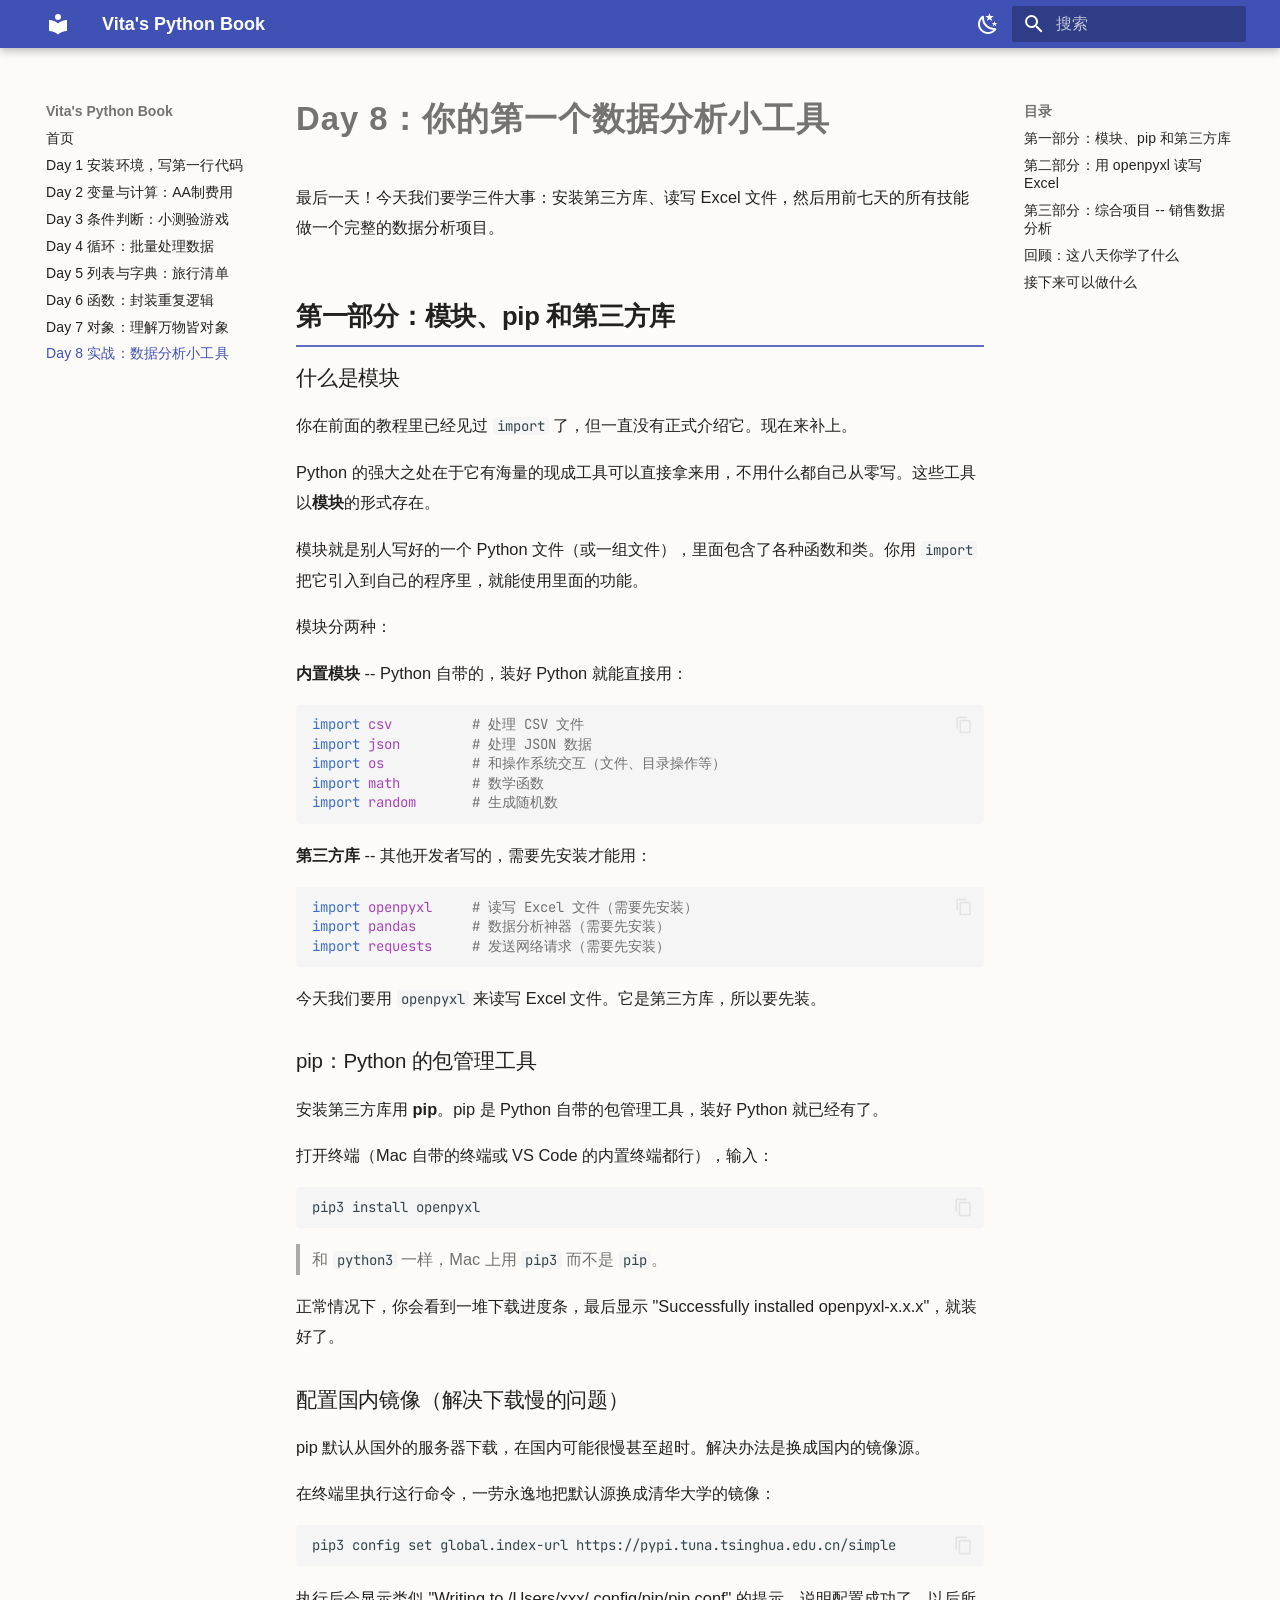
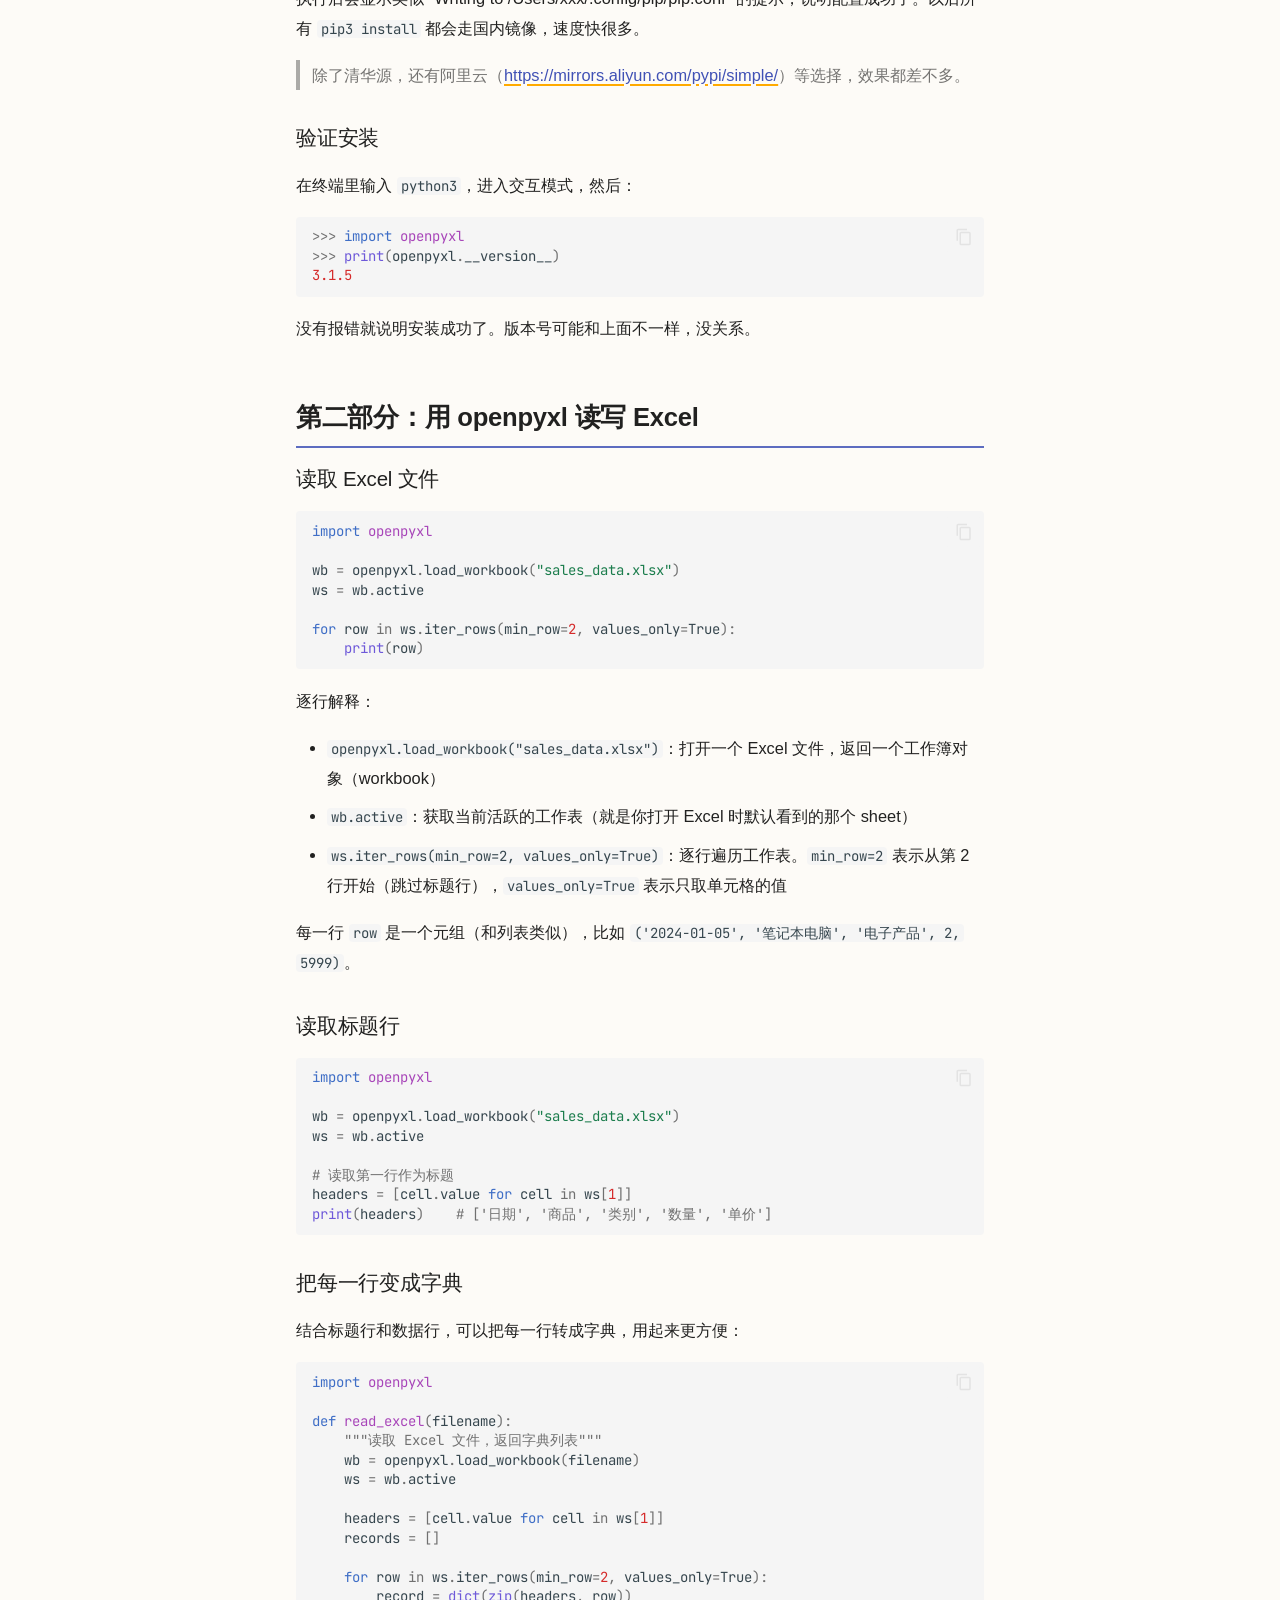
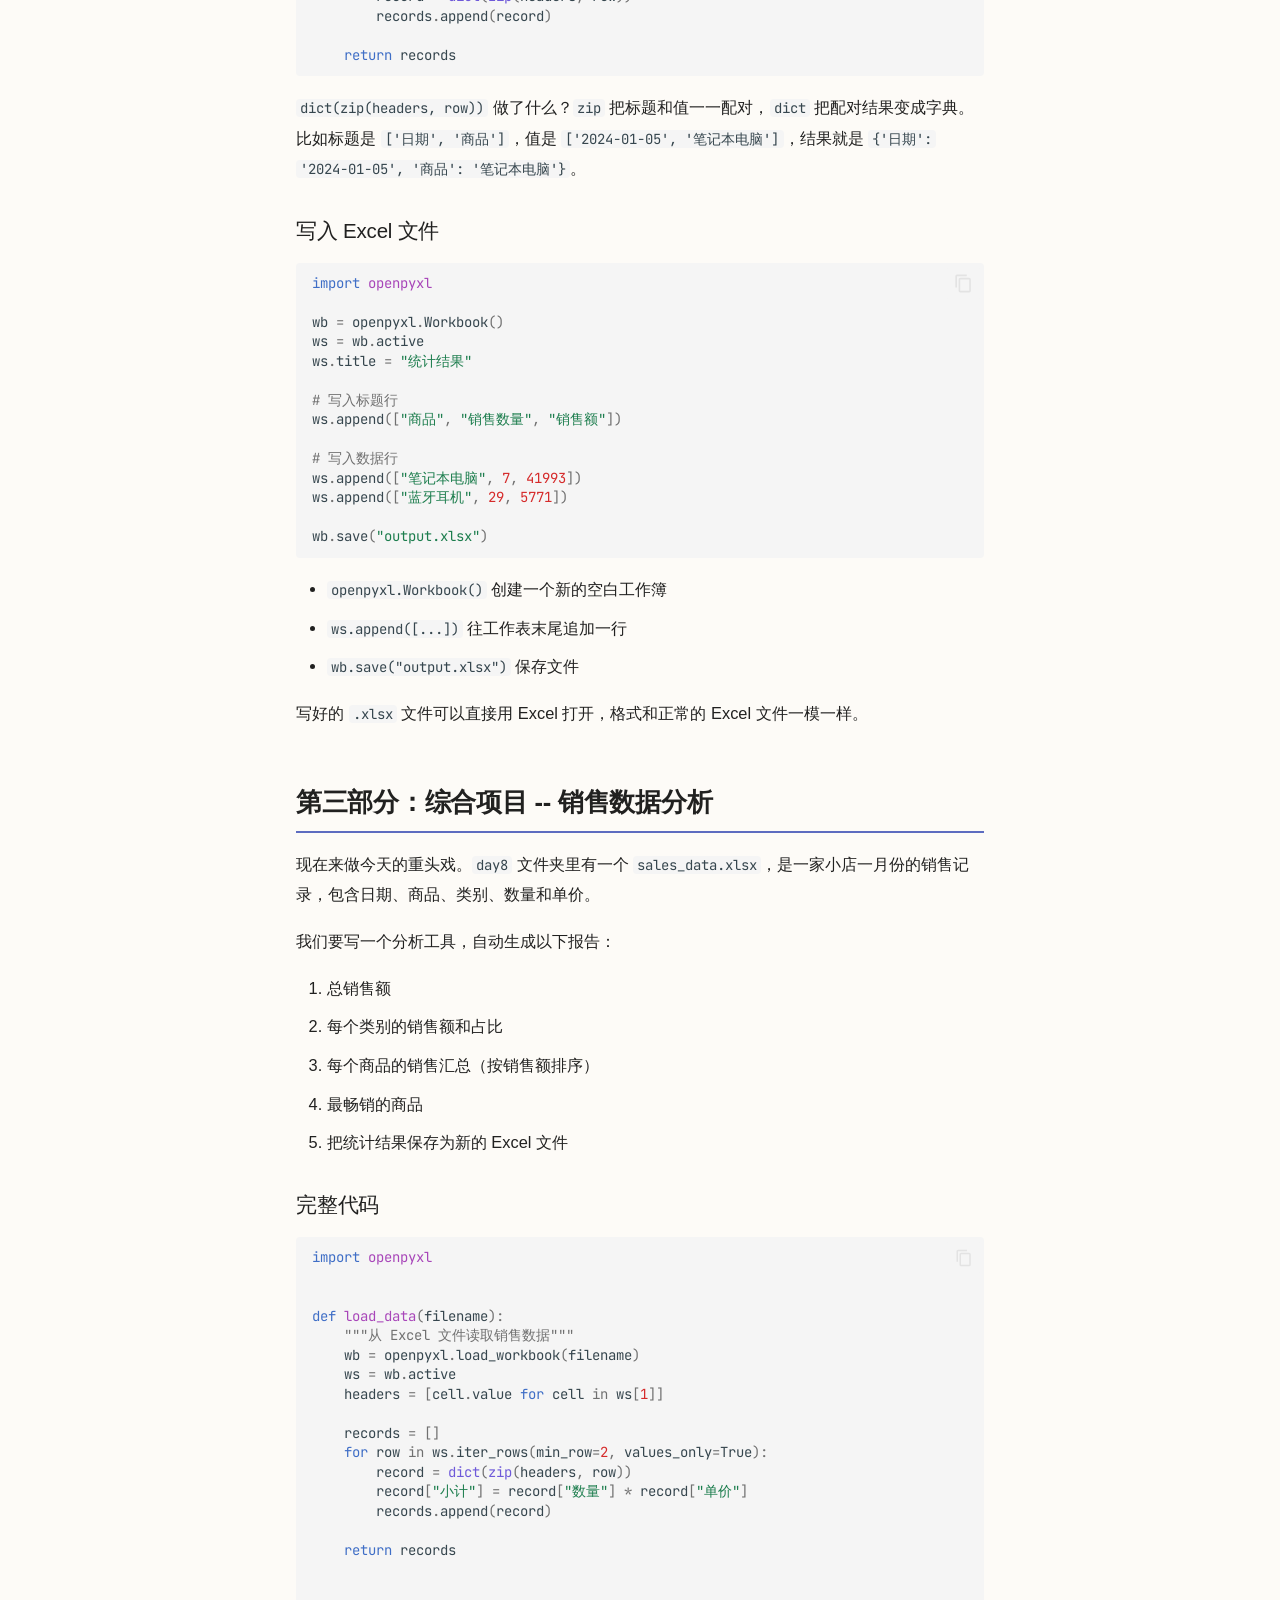
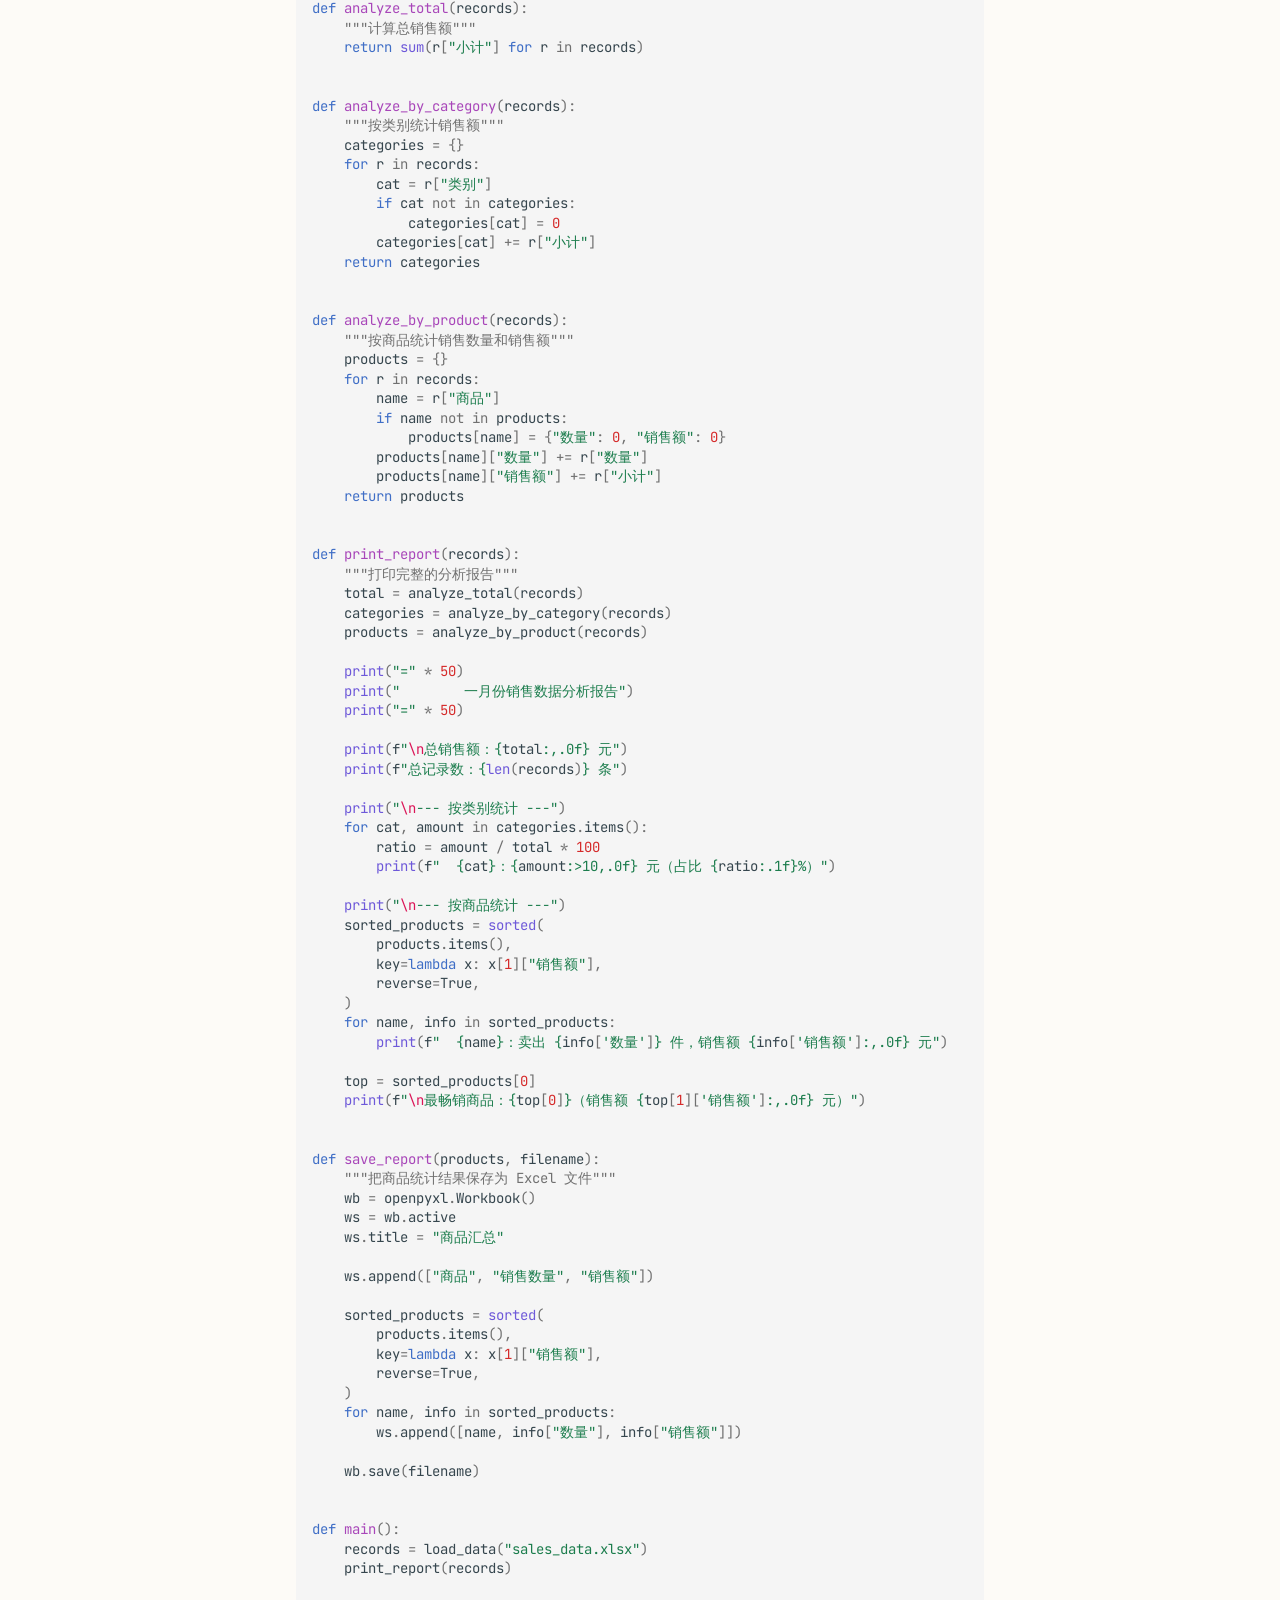
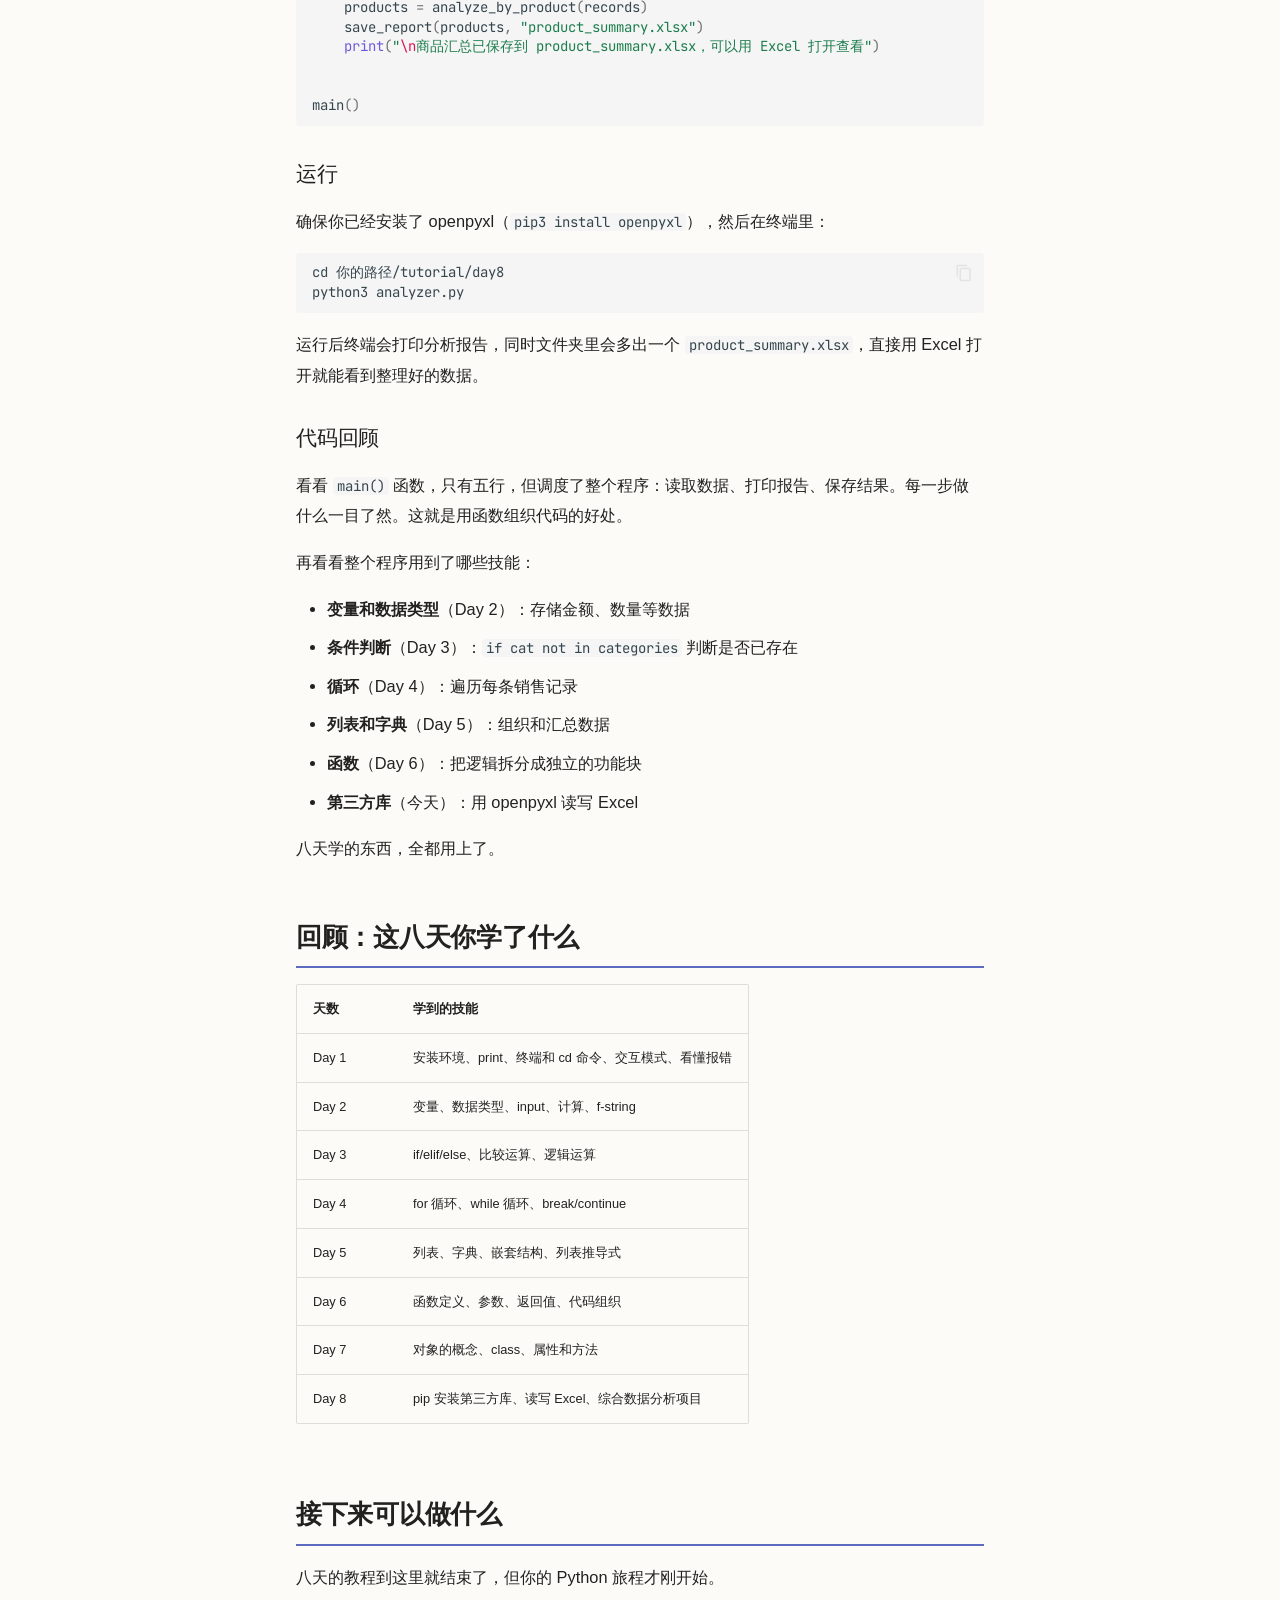
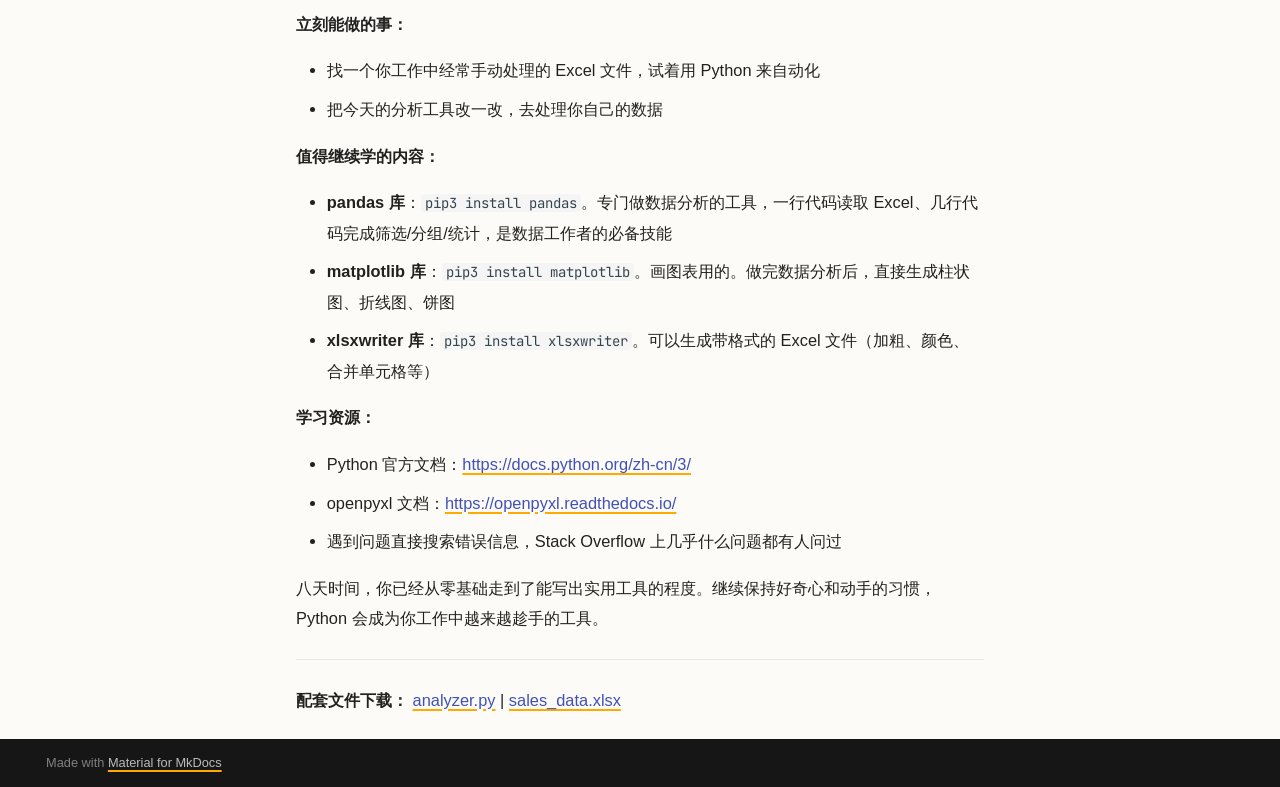
<file: day8/index.html>
<!doctype html>
<html lang="zh" class="no-js">
  <head>
    
      <meta charset="utf-8">
      <meta name="viewport" content="width=device-width,initial-scale=1">
      
        <meta name="description" content="从零开始，八天入门 Python">
      
      
      
      
        <link rel="prev" href="../day7/">
      
      
      
        
      
      
      <link rel="icon" href="../assets/images/favicon.png">
      <meta name="generator" content="mkdocs-1.6.1, mkdocs-material-9.7.5">
    
    
      
        <title>Day 8 实战：数据分析小工具 - Vita's Python Book</title>
      
    
    
      <link rel="stylesheet" href="../assets/stylesheets/main.484c7ddc.min.css">
      
        
        <link rel="stylesheet" href="../assets/stylesheets/palette.ab4e12ef.min.css">
      
      


    
    
      
    
    
      
        
        
        <link rel="preconnect" href="https://fonts.gstatic.com" crossorigin>
        <link rel="stylesheet" href="https://fonts.googleapis.com/css?family=LXGW+WenKai:300,300i,400,400i,700,700i%7CJetBrains+Mono:400,400i,700,700i&display=fallback">
        <style>:root{--md-text-font:"LXGW WenKai";--md-code-font:"JetBrains Mono"}</style>
      
    
    
      <link rel="stylesheet" href="../stylesheets/extra.css">
    
    <script>__md_scope=new URL("..",location),__md_hash=e=>[...e].reduce(((e,_)=>(e<<5)-e+_.charCodeAt(0)),0),__md_get=(e,_=localStorage,t=__md_scope)=>JSON.parse(_.getItem(t.pathname+"."+e)),__md_set=(e,_,t=localStorage,a=__md_scope)=>{try{t.setItem(a.pathname+"."+e,JSON.stringify(_))}catch(e){}}</script>
    
      

    
    
  </head>
  
  
    
    
      
    
    
    
    
    <body dir="ltr" data-md-color-scheme="default" data-md-color-primary="indigo" data-md-color-accent="amber">
  
    
    <input class="md-toggle" data-md-toggle="drawer" type="checkbox" id="__drawer" autocomplete="off">
    <input class="md-toggle" data-md-toggle="search" type="checkbox" id="__search" autocomplete="off">
    <label class="md-overlay" for="__drawer"></label>
    <div data-md-component="skip">
      
        
        <a href="#day-8" class="md-skip">
          跳转至
        </a>
      
    </div>
    <div data-md-component="announce">
      
    </div>
    
    
      

  

<header class="md-header md-header--shadow" data-md-component="header">
  <nav class="md-header__inner md-grid" aria-label="页眉">
    <a href=".." title="Vita&#39;s Python Book" class="md-header__button md-logo" aria-label="Vita's Python Book" data-md-component="logo">
      
  
  <svg xmlns="http://www.w3.org/2000/svg" viewBox="0 0 24 24"><path d="M12 8a3 3 0 0 0 3-3 3 3 0 0 0-3-3 3 3 0 0 0-3 3 3 3 0 0 0 3 3m0 3.54C9.64 9.35 6.5 8 3 8v11c3.5 0 6.64 1.35 9 3.54 2.36-2.19 5.5-3.54 9-3.54V8c-3.5 0-6.64 1.35-9 3.54"/></svg>

    </a>
    <label class="md-header__button md-icon" for="__drawer">
      
      <svg xmlns="http://www.w3.org/2000/svg" viewBox="0 0 24 24"><path d="M3 6h18v2H3zm0 5h18v2H3zm0 5h18v2H3z"/></svg>
    </label>
    <div class="md-header__title" data-md-component="header-title">
      <div class="md-header__ellipsis">
        <div class="md-header__topic">
          <span class="md-ellipsis">
            Vita's Python Book
          </span>
        </div>
        <div class="md-header__topic" data-md-component="header-topic">
          <span class="md-ellipsis">
            
              Day 8 实战：数据分析小工具
            
          </span>
        </div>
      </div>
    </div>
    
      
        <form class="md-header__option" data-md-component="palette">
  
    
    
    
    <input class="md-option" data-md-color-media="" data-md-color-scheme="default" data-md-color-primary="indigo" data-md-color-accent="amber"  aria-label="切换到深色模式"  type="radio" name="__palette" id="__palette_0">
    
      <label class="md-header__button md-icon" title="切换到深色模式" for="__palette_1" hidden>
        <svg xmlns="http://www.w3.org/2000/svg" viewBox="0 0 24 24"><path d="m17.75 4.09-2.53 1.94.91 3.06-2.63-1.81-2.63 1.81.91-3.06-2.53-1.94L12.44 4l1.06-3 1.06 3zm3.5 6.91-1.64 1.25.59 1.98-1.7-1.17-1.7 1.17.59-1.98L15.75 11l2.06-.05L18.5 9l.69 1.95zm-2.28 4.95c.83-.08 1.72 1.1 1.19 1.85-.32.45-.66.87-1.08 1.27C15.17 23 8.84 23 4.94 19.07c-3.91-3.9-3.91-10.24 0-14.14.4-.4.82-.76 1.27-1.08.75-.53 1.93.36 1.85 1.19-.27 2.86.69 5.83 2.89 8.02a9.96 9.96 0 0 0 8.02 2.89m-1.64 2.02a12.08 12.08 0 0 1-7.8-3.47c-2.17-2.19-3.33-5-3.49-7.82-2.81 3.14-2.7 7.96.31 10.98 3.02 3.01 7.84 3.12 10.98.31"/></svg>
      </label>
    
  
    
    
    
    <input class="md-option" data-md-color-media="" data-md-color-scheme="slate" data-md-color-primary="indigo" data-md-color-accent="amber"  aria-label="切换到浅色模式"  type="radio" name="__palette" id="__palette_1">
    
      <label class="md-header__button md-icon" title="切换到浅色模式" for="__palette_0" hidden>
        <svg xmlns="http://www.w3.org/2000/svg" viewBox="0 0 24 24"><path d="M12 7a5 5 0 0 1 5 5 5 5 0 0 1-5 5 5 5 0 0 1-5-5 5 5 0 0 1 5-5m0 2a3 3 0 0 0-3 3 3 3 0 0 0 3 3 3 3 0 0 0 3-3 3 3 0 0 0-3-3m0-7 2.39 3.42C13.65 5.15 12.84 5 12 5s-1.65.15-2.39.42zM3.34 7l4.16-.35A7.2 7.2 0 0 0 5.94 8.5c-.44.74-.69 1.5-.83 2.29zm.02 10 1.76-3.77a7.131 7.131 0 0 0 2.38 4.14zM20.65 7l-1.77 3.79a7.02 7.02 0 0 0-2.38-4.15zm-.01 10-4.14.36c.59-.51 1.12-1.14 1.54-1.86.42-.73.69-1.5.83-2.29zM12 22l-2.41-3.44c.74.27 1.55.44 2.41.44.82 0 1.63-.17 2.37-.44z"/></svg>
      </label>
    
  
</form>
      
    
    
      <script>var palette=__md_get("__palette");if(palette&&palette.color){if("(prefers-color-scheme)"===palette.color.media){var media=matchMedia("(prefers-color-scheme: light)"),input=document.querySelector(media.matches?"[data-md-color-media='(prefers-color-scheme: light)']":"[data-md-color-media='(prefers-color-scheme: dark)']");palette.color.media=input.getAttribute("data-md-color-media"),palette.color.scheme=input.getAttribute("data-md-color-scheme"),palette.color.primary=input.getAttribute("data-md-color-primary"),palette.color.accent=input.getAttribute("data-md-color-accent")}for(var[key,value]of Object.entries(palette.color))document.body.setAttribute("data-md-color-"+key,value)}</script>
    
    
    
      
      
        <label class="md-header__button md-icon" for="__search">
          
          <svg xmlns="http://www.w3.org/2000/svg" viewBox="0 0 24 24"><path d="M9.5 3A6.5 6.5 0 0 1 16 9.5c0 1.61-.59 3.09-1.56 4.23l.27.27h.79l5 5-1.5 1.5-5-5v-.79l-.27-.27A6.52 6.52 0 0 1 9.5 16 6.5 6.5 0 0 1 3 9.5 6.5 6.5 0 0 1 9.5 3m0 2C7 5 5 7 5 9.5S7 14 9.5 14 14 12 14 9.5 12 5 9.5 5"/></svg>
        </label>
        <div class="md-search" data-md-component="search" role="dialog">
  <label class="md-search__overlay" for="__search"></label>
  <div class="md-search__inner" role="search">
    <form class="md-search__form" name="search">
      <input type="text" class="md-search__input" name="query" aria-label="搜索" placeholder="搜索" autocapitalize="off" autocorrect="off" autocomplete="off" spellcheck="false" data-md-component="search-query" required>
      <label class="md-search__icon md-icon" for="__search">
        
        <svg xmlns="http://www.w3.org/2000/svg" viewBox="0 0 24 24"><path d="M9.5 3A6.5 6.5 0 0 1 16 9.5c0 1.61-.59 3.09-1.56 4.23l.27.27h.79l5 5-1.5 1.5-5-5v-.79l-.27-.27A6.52 6.52 0 0 1 9.5 16 6.5 6.5 0 0 1 3 9.5 6.5 6.5 0 0 1 9.5 3m0 2C7 5 5 7 5 9.5S7 14 9.5 14 14 12 14 9.5 12 5 9.5 5"/></svg>
        
        <svg xmlns="http://www.w3.org/2000/svg" viewBox="0 0 24 24"><path d="M20 11v2H8l5.5 5.5-1.42 1.42L4.16 12l7.92-7.92L13.5 5.5 8 11z"/></svg>
      </label>
      <nav class="md-search__options" aria-label="查找">
        
        <button type="reset" class="md-search__icon md-icon" title="清空当前内容" aria-label="清空当前内容" tabindex="-1">
          
          <svg xmlns="http://www.w3.org/2000/svg" viewBox="0 0 24 24"><path d="M19 6.41 17.59 5 12 10.59 6.41 5 5 6.41 10.59 12 5 17.59 6.41 19 12 13.41 17.59 19 19 17.59 13.41 12z"/></svg>
        </button>
      </nav>
      
    </form>
    <div class="md-search__output">
      <div class="md-search__scrollwrap" tabindex="0" data-md-scrollfix>
        <div class="md-search-result" data-md-component="search-result">
          <div class="md-search-result__meta">
            正在初始化搜索引擎
          </div>
          <ol class="md-search-result__list" role="presentation"></ol>
        </div>
      </div>
    </div>
  </div>
</div>
      
    
    
  </nav>
  
</header>
    
    <div class="md-container" data-md-component="container">
      
      
        
          
        
      
      <main class="md-main" data-md-component="main">
        <div class="md-main__inner md-grid">
          
            
              
              <div class="md-sidebar md-sidebar--primary" data-md-component="sidebar" data-md-type="navigation" >
                <div class="md-sidebar__scrollwrap">
                  <div class="md-sidebar__inner">
                    



<nav class="md-nav md-nav--primary" aria-label="导航栏" data-md-level="0">
  <label class="md-nav__title" for="__drawer">
    <a href=".." title="Vita&#39;s Python Book" class="md-nav__button md-logo" aria-label="Vita's Python Book" data-md-component="logo">
      
  
  <svg xmlns="http://www.w3.org/2000/svg" viewBox="0 0 24 24"><path d="M12 8a3 3 0 0 0 3-3 3 3 0 0 0-3-3 3 3 0 0 0-3 3 3 3 0 0 0 3 3m0 3.54C9.64 9.35 6.5 8 3 8v11c3.5 0 6.64 1.35 9 3.54 2.36-2.19 5.5-3.54 9-3.54V8c-3.5 0-6.64 1.35-9 3.54"/></svg>

    </a>
    Vita's Python Book
  </label>
  
  <ul class="md-nav__list" data-md-scrollfix>
    
      
      
  
  
  
  
    <li class="md-nav__item">
      <a href=".." class="md-nav__link">
        
  
  
  <span class="md-ellipsis">
    
  
    首页
  

    
  </span>
  
  

      </a>
    </li>
  

    
      
      
  
  
  
  
    <li class="md-nav__item">
      <a href="../day1/" class="md-nav__link">
        
  
  
  <span class="md-ellipsis">
    
  
    Day 1 安装环境，写第一行代码
  

    
  </span>
  
  

      </a>
    </li>
  

    
      
      
  
  
  
  
    <li class="md-nav__item">
      <a href="../day2/" class="md-nav__link">
        
  
  
  <span class="md-ellipsis">
    
  
    Day 2 变量与计算：AA制费用
  

    
  </span>
  
  

      </a>
    </li>
  

    
      
      
  
  
  
  
    <li class="md-nav__item">
      <a href="../day3/" class="md-nav__link">
        
  
  
  <span class="md-ellipsis">
    
  
    Day 3 条件判断：小测验游戏
  

    
  </span>
  
  

      </a>
    </li>
  

    
      
      
  
  
  
  
    <li class="md-nav__item">
      <a href="../day4/" class="md-nav__link">
        
  
  
  <span class="md-ellipsis">
    
  
    Day 4 循环：批量处理数据
  

    
  </span>
  
  

      </a>
    </li>
  

    
      
      
  
  
  
  
    <li class="md-nav__item">
      <a href="../day5/" class="md-nav__link">
        
  
  
  <span class="md-ellipsis">
    
  
    Day 5 列表与字典：旅行清单
  

    
  </span>
  
  

      </a>
    </li>
  

    
      
      
  
  
  
  
    <li class="md-nav__item">
      <a href="../day6/" class="md-nav__link">
        
  
  
  <span class="md-ellipsis">
    
  
    Day 6 函数：封装重复逻辑
  

    
  </span>
  
  

      </a>
    </li>
  

    
      
      
  
  
  
  
    <li class="md-nav__item">
      <a href="../day7/" class="md-nav__link">
        
  
  
  <span class="md-ellipsis">
    
  
    Day 7 对象：理解万物皆对象
  

    
  </span>
  
  

      </a>
    </li>
  

    
      
      
  
  
    
  
  
  
    <li class="md-nav__item md-nav__item--active">
      
      <input class="md-nav__toggle md-toggle" type="checkbox" id="__toc">
      
      
        
      
      
        <label class="md-nav__link md-nav__link--active" for="__toc">
          
  
  
  <span class="md-ellipsis">
    
  
    Day 8 实战：数据分析小工具
  

    
  </span>
  
  

          <span class="md-nav__icon md-icon"></span>
        </label>
      
      <a href="./" class="md-nav__link md-nav__link--active">
        
  
  
  <span class="md-ellipsis">
    
  
    Day 8 实战：数据分析小工具
  

    
  </span>
  
  

      </a>
      
        

<nav class="md-nav md-nav--secondary" aria-label="目录">
  
  
  
    
  
  
    <label class="md-nav__title" for="__toc">
      <span class="md-nav__icon md-icon"></span>
      目录
    </label>
    <ul class="md-nav__list" data-md-component="toc" data-md-scrollfix>
      
        <li class="md-nav__item">
  <a href="#pip" class="md-nav__link">
    <span class="md-ellipsis">
      
        第一部分：模块、pip 和第三方库
      
    </span>
  </a>
  
</li>
      
        <li class="md-nav__item">
  <a href="#openpyxl-excel" class="md-nav__link">
    <span class="md-ellipsis">
      
        第二部分：用 openpyxl 读写 Excel
      
    </span>
  </a>
  
</li>
      
        <li class="md-nav__item">
  <a href="#-" class="md-nav__link">
    <span class="md-ellipsis">
      
        第三部分：综合项目 -- 销售数据分析
      
    </span>
  </a>
  
</li>
      
        <li class="md-nav__item">
  <a href="#_9" class="md-nav__link">
    <span class="md-ellipsis">
      
        回顾：这八天你学了什么
      
    </span>
  </a>
  
</li>
      
        <li class="md-nav__item">
  <a href="#_10" class="md-nav__link">
    <span class="md-ellipsis">
      
        接下来可以做什么
      
    </span>
  </a>
  
</li>
      
    </ul>
  
</nav>
      
    </li>
  

    
  </ul>
</nav>
                  </div>
                </div>
              </div>
            
            
              
              <div class="md-sidebar md-sidebar--secondary" data-md-component="sidebar" data-md-type="toc" >
                <div class="md-sidebar__scrollwrap">
                  <div class="md-sidebar__inner">
                    

<nav class="md-nav md-nav--secondary" aria-label="目录">
  
  
  
    
  
  
    <label class="md-nav__title" for="__toc">
      <span class="md-nav__icon md-icon"></span>
      目录
    </label>
    <ul class="md-nav__list" data-md-component="toc" data-md-scrollfix>
      
        <li class="md-nav__item">
  <a href="#pip" class="md-nav__link">
    <span class="md-ellipsis">
      
        第一部分：模块、pip 和第三方库
      
    </span>
  </a>
  
</li>
      
        <li class="md-nav__item">
  <a href="#openpyxl-excel" class="md-nav__link">
    <span class="md-ellipsis">
      
        第二部分：用 openpyxl 读写 Excel
      
    </span>
  </a>
  
</li>
      
        <li class="md-nav__item">
  <a href="#-" class="md-nav__link">
    <span class="md-ellipsis">
      
        第三部分：综合项目 -- 销售数据分析
      
    </span>
  </a>
  
</li>
      
        <li class="md-nav__item">
  <a href="#_9" class="md-nav__link">
    <span class="md-ellipsis">
      
        回顾：这八天你学了什么
      
    </span>
  </a>
  
</li>
      
        <li class="md-nav__item">
  <a href="#_10" class="md-nav__link">
    <span class="md-ellipsis">
      
        接下来可以做什么
      
    </span>
  </a>
  
</li>
      
    </ul>
  
</nav>
                  </div>
                </div>
              </div>
            
          
          
            <div class="md-content" data-md-component="content">
              
              <article class="md-content__inner md-typeset">
                
                  



<h1 id="day-8">Day 8：你的第一个数据分析小工具<a class="headerlink" href="#day-8" title="Permanent link">&para;</a></h1>
<p>最后一天！今天我们要学三件大事：安装第三方库、读写 Excel 文件，然后用前七天的所有技能做一个完整的数据分析项目。</p>
<h2 id="pip">第一部分：模块、pip 和第三方库<a class="headerlink" href="#pip" title="Permanent link">&para;</a></h2>
<h3 id="_1">什么是模块<a class="headerlink" href="#_1" title="Permanent link">&para;</a></h3>
<p>你在前面的教程里已经见过 <code>import</code> 了，但一直没有正式介绍它。现在来补上。</p>
<p>Python 的强大之处在于它有海量的现成工具可以直接拿来用，不用什么都自己从零写。这些工具以<strong>模块</strong>的形式存在。</p>
<p>模块就是别人写好的一个 Python 文件（或一组文件），里面包含了各种函数和类。你用 <code>import</code> 把它引入到自己的程序里，就能使用里面的功能。</p>
<p>模块分两种：</p>
<p><strong>内置模块</strong> -- Python 自带的，装好 Python 就能直接用：</p>
<div class="highlight"><pre><span></span><code><a id="__codelineno-0-1" name="__codelineno-0-1" href="#__codelineno-0-1"></a><span class="kn">import</span><span class="w"> </span><span class="nn">csv</span>          <span class="c1"># 处理 CSV 文件</span>
<a id="__codelineno-0-2" name="__codelineno-0-2" href="#__codelineno-0-2"></a><span class="kn">import</span><span class="w"> </span><span class="nn">json</span>         <span class="c1"># 处理 JSON 数据</span>
<a id="__codelineno-0-3" name="__codelineno-0-3" href="#__codelineno-0-3"></a><span class="kn">import</span><span class="w"> </span><span class="nn">os</span>           <span class="c1"># 和操作系统交互（文件、目录操作等）</span>
<a id="__codelineno-0-4" name="__codelineno-0-4" href="#__codelineno-0-4"></a><span class="kn">import</span><span class="w"> </span><span class="nn">math</span>         <span class="c1"># 数学函数</span>
<a id="__codelineno-0-5" name="__codelineno-0-5" href="#__codelineno-0-5"></a><span class="kn">import</span><span class="w"> </span><span class="nn">random</span>       <span class="c1"># 生成随机数</span>
</code></pre></div>
<p><strong>第三方库</strong> -- 其他开发者写的，需要先安装才能用：</p>
<div class="highlight"><pre><span></span><code><a id="__codelineno-1-1" name="__codelineno-1-1" href="#__codelineno-1-1"></a><span class="kn">import</span><span class="w"> </span><span class="nn">openpyxl</span>     <span class="c1"># 读写 Excel 文件（需要先安装）</span>
<a id="__codelineno-1-2" name="__codelineno-1-2" href="#__codelineno-1-2"></a><span class="kn">import</span><span class="w"> </span><span class="nn">pandas</span>       <span class="c1"># 数据分析神器（需要先安装）</span>
<a id="__codelineno-1-3" name="__codelineno-1-3" href="#__codelineno-1-3"></a><span class="kn">import</span><span class="w"> </span><span class="nn">requests</span>     <span class="c1"># 发送网络请求（需要先安装）</span>
</code></pre></div>
<p>今天我们要用 <code>openpyxl</code> 来读写 Excel 文件。它是第三方库，所以要先装。</p>
<h3 id="pippython">pip：Python 的包管理工具<a class="headerlink" href="#pippython" title="Permanent link">&para;</a></h3>
<p>安装第三方库用 <strong>pip</strong>。pip 是 Python 自带的包管理工具，装好 Python 就已经有了。</p>
<p>打开终端（Mac 自带的终端或 VS Code 的内置终端都行），输入：</p>
<div class="highlight"><pre><span></span><code><a id="__codelineno-2-1" name="__codelineno-2-1" href="#__codelineno-2-1"></a>pip3 install openpyxl
</code></pre></div>
<blockquote>
<p>和 <code>python3</code> 一样，Mac 上用 <code>pip3</code> 而不是 <code>pip</code>。</p>
</blockquote>
<p>正常情况下，你会看到一堆下载进度条，最后显示 "Successfully installed openpyxl-x.x.x"，就装好了。</p>
<h3 id="_2">配置国内镜像（解决下载慢的问题）<a class="headerlink" href="#_2" title="Permanent link">&para;</a></h3>
<p>pip 默认从国外的服务器下载，在国内可能很慢甚至超时。解决办法是换成国内的镜像源。</p>
<p>在终端里执行这行命令，一劳永逸地把默认源换成清华大学的镜像：</p>
<div class="highlight"><pre><span></span><code><a id="__codelineno-3-1" name="__codelineno-3-1" href="#__codelineno-3-1"></a>pip3 config set global.index-url https://pypi.tuna.tsinghua.edu.cn/simple
</code></pre></div>
<p>执行后会显示类似 "Writing to /Users/xxx/.config/pip/pip.conf" 的提示，说明配置成功了。以后所有 <code>pip3 install</code> 都会走国内镜像，速度快很多。</p>
<blockquote>
<p>除了清华源，还有阿里云（<a href="https://mirrors.aliyun.com/pypi/simple/">https://mirrors.aliyun.com/pypi/simple/</a>）等选择，效果都差不多。</p>
</blockquote>
<h3 id="_3">验证安装<a class="headerlink" href="#_3" title="Permanent link">&para;</a></h3>
<p>在终端里输入 <code>python3</code>，进入交互模式，然后：</p>
<div class="highlight"><pre><span></span><code><a id="__codelineno-4-1" name="__codelineno-4-1" href="#__codelineno-4-1"></a><span class="o">&gt;&gt;&gt;</span> <span class="kn">import</span><span class="w"> </span><span class="nn">openpyxl</span>
<a id="__codelineno-4-2" name="__codelineno-4-2" href="#__codelineno-4-2"></a><span class="o">&gt;&gt;&gt;</span> <span class="nb">print</span><span class="p">(</span><span class="n">openpyxl</span><span class="o">.</span><span class="n">__version__</span><span class="p">)</span>
<a id="__codelineno-4-3" name="__codelineno-4-3" href="#__codelineno-4-3"></a><span class="mf">3.1.5</span>
</code></pre></div>
<p>没有报错就说明安装成功了。版本号可能和上面不一样，没关系。</p>
<h2 id="openpyxl-excel">第二部分：用 openpyxl 读写 Excel<a class="headerlink" href="#openpyxl-excel" title="Permanent link">&para;</a></h2>
<h3 id="excel">读取 Excel 文件<a class="headerlink" href="#excel" title="Permanent link">&para;</a></h3>
<div class="highlight"><pre><span></span><code><a id="__codelineno-5-1" name="__codelineno-5-1" href="#__codelineno-5-1"></a><span class="kn">import</span><span class="w"> </span><span class="nn">openpyxl</span>
<a id="__codelineno-5-2" name="__codelineno-5-2" href="#__codelineno-5-2"></a>
<a id="__codelineno-5-3" name="__codelineno-5-3" href="#__codelineno-5-3"></a><span class="n">wb</span> <span class="o">=</span> <span class="n">openpyxl</span><span class="o">.</span><span class="n">load_workbook</span><span class="p">(</span><span class="s2">&quot;sales_data.xlsx&quot;</span><span class="p">)</span>
<a id="__codelineno-5-4" name="__codelineno-5-4" href="#__codelineno-5-4"></a><span class="n">ws</span> <span class="o">=</span> <span class="n">wb</span><span class="o">.</span><span class="n">active</span>
<a id="__codelineno-5-5" name="__codelineno-5-5" href="#__codelineno-5-5"></a>
<a id="__codelineno-5-6" name="__codelineno-5-6" href="#__codelineno-5-6"></a><span class="k">for</span> <span class="n">row</span> <span class="ow">in</span> <span class="n">ws</span><span class="o">.</span><span class="n">iter_rows</span><span class="p">(</span><span class="n">min_row</span><span class="o">=</span><span class="mi">2</span><span class="p">,</span> <span class="n">values_only</span><span class="o">=</span><span class="kc">True</span><span class="p">):</span>
<a id="__codelineno-5-7" name="__codelineno-5-7" href="#__codelineno-5-7"></a>    <span class="nb">print</span><span class="p">(</span><span class="n">row</span><span class="p">)</span>
</code></pre></div>
<p>逐行解释：</p>
<ul>
<li><code>openpyxl.load_workbook("sales_data.xlsx")</code>：打开一个 Excel 文件，返回一个工作簿对象（workbook）</li>
<li><code>wb.active</code>：获取当前活跃的工作表（就是你打开 Excel 时默认看到的那个 sheet）</li>
<li><code>ws.iter_rows(min_row=2, values_only=True)</code>：逐行遍历工作表。<code>min_row=2</code> 表示从第 2 行开始（跳过标题行），<code>values_only=True</code> 表示只取单元格的值</li>
</ul>
<p>每一行 <code>row</code> 是一个元组（和列表类似），比如 <code>('2024-01-05', '笔记本电脑', '电子产品', 2, 5999)</code>。</p>
<h3 id="_4">读取标题行<a class="headerlink" href="#_4" title="Permanent link">&para;</a></h3>
<div class="highlight"><pre><span></span><code><a id="__codelineno-6-1" name="__codelineno-6-1" href="#__codelineno-6-1"></a><span class="kn">import</span><span class="w"> </span><span class="nn">openpyxl</span>
<a id="__codelineno-6-2" name="__codelineno-6-2" href="#__codelineno-6-2"></a>
<a id="__codelineno-6-3" name="__codelineno-6-3" href="#__codelineno-6-3"></a><span class="n">wb</span> <span class="o">=</span> <span class="n">openpyxl</span><span class="o">.</span><span class="n">load_workbook</span><span class="p">(</span><span class="s2">&quot;sales_data.xlsx&quot;</span><span class="p">)</span>
<a id="__codelineno-6-4" name="__codelineno-6-4" href="#__codelineno-6-4"></a><span class="n">ws</span> <span class="o">=</span> <span class="n">wb</span><span class="o">.</span><span class="n">active</span>
<a id="__codelineno-6-5" name="__codelineno-6-5" href="#__codelineno-6-5"></a>
<a id="__codelineno-6-6" name="__codelineno-6-6" href="#__codelineno-6-6"></a><span class="c1"># 读取第一行作为标题</span>
<a id="__codelineno-6-7" name="__codelineno-6-7" href="#__codelineno-6-7"></a><span class="n">headers</span> <span class="o">=</span> <span class="p">[</span><span class="n">cell</span><span class="o">.</span><span class="n">value</span> <span class="k">for</span> <span class="n">cell</span> <span class="ow">in</span> <span class="n">ws</span><span class="p">[</span><span class="mi">1</span><span class="p">]]</span>
<a id="__codelineno-6-8" name="__codelineno-6-8" href="#__codelineno-6-8"></a><span class="nb">print</span><span class="p">(</span><span class="n">headers</span><span class="p">)</span>    <span class="c1"># [&#39;日期&#39;, &#39;商品&#39;, &#39;类别&#39;, &#39;数量&#39;, &#39;单价&#39;]</span>
</code></pre></div>
<h3 id="_5">把每一行变成字典<a class="headerlink" href="#_5" title="Permanent link">&para;</a></h3>
<p>结合标题行和数据行，可以把每一行转成字典，用起来更方便：</p>
<div class="highlight"><pre><span></span><code><a id="__codelineno-7-1" name="__codelineno-7-1" href="#__codelineno-7-1"></a><span class="kn">import</span><span class="w"> </span><span class="nn">openpyxl</span>
<a id="__codelineno-7-2" name="__codelineno-7-2" href="#__codelineno-7-2"></a>
<a id="__codelineno-7-3" name="__codelineno-7-3" href="#__codelineno-7-3"></a><span class="k">def</span><span class="w"> </span><span class="nf">read_excel</span><span class="p">(</span><span class="n">filename</span><span class="p">):</span>
<a id="__codelineno-7-4" name="__codelineno-7-4" href="#__codelineno-7-4"></a><span class="w">    </span><span class="sd">&quot;&quot;&quot;读取 Excel 文件，返回字典列表&quot;&quot;&quot;</span>
<a id="__codelineno-7-5" name="__codelineno-7-5" href="#__codelineno-7-5"></a>    <span class="n">wb</span> <span class="o">=</span> <span class="n">openpyxl</span><span class="o">.</span><span class="n">load_workbook</span><span class="p">(</span><span class="n">filename</span><span class="p">)</span>
<a id="__codelineno-7-6" name="__codelineno-7-6" href="#__codelineno-7-6"></a>    <span class="n">ws</span> <span class="o">=</span> <span class="n">wb</span><span class="o">.</span><span class="n">active</span>
<a id="__codelineno-7-7" name="__codelineno-7-7" href="#__codelineno-7-7"></a>
<a id="__codelineno-7-8" name="__codelineno-7-8" href="#__codelineno-7-8"></a>    <span class="n">headers</span> <span class="o">=</span> <span class="p">[</span><span class="n">cell</span><span class="o">.</span><span class="n">value</span> <span class="k">for</span> <span class="n">cell</span> <span class="ow">in</span> <span class="n">ws</span><span class="p">[</span><span class="mi">1</span><span class="p">]]</span>
<a id="__codelineno-7-9" name="__codelineno-7-9" href="#__codelineno-7-9"></a>    <span class="n">records</span> <span class="o">=</span> <span class="p">[]</span>
<a id="__codelineno-7-10" name="__codelineno-7-10" href="#__codelineno-7-10"></a>
<a id="__codelineno-7-11" name="__codelineno-7-11" href="#__codelineno-7-11"></a>    <span class="k">for</span> <span class="n">row</span> <span class="ow">in</span> <span class="n">ws</span><span class="o">.</span><span class="n">iter_rows</span><span class="p">(</span><span class="n">min_row</span><span class="o">=</span><span class="mi">2</span><span class="p">,</span> <span class="n">values_only</span><span class="o">=</span><span class="kc">True</span><span class="p">):</span>
<a id="__codelineno-7-12" name="__codelineno-7-12" href="#__codelineno-7-12"></a>        <span class="n">record</span> <span class="o">=</span> <span class="nb">dict</span><span class="p">(</span><span class="nb">zip</span><span class="p">(</span><span class="n">headers</span><span class="p">,</span> <span class="n">row</span><span class="p">))</span>
<a id="__codelineno-7-13" name="__codelineno-7-13" href="#__codelineno-7-13"></a>        <span class="n">records</span><span class="o">.</span><span class="n">append</span><span class="p">(</span><span class="n">record</span><span class="p">)</span>
<a id="__codelineno-7-14" name="__codelineno-7-14" href="#__codelineno-7-14"></a>
<a id="__codelineno-7-15" name="__codelineno-7-15" href="#__codelineno-7-15"></a>    <span class="k">return</span> <span class="n">records</span>
</code></pre></div>
<p><code>dict(zip(headers, row))</code> 做了什么？<code>zip</code> 把标题和值一一配对，<code>dict</code> 把配对结果变成字典。比如标题是 <code>['日期', '商品']</code>，值是 <code>['2024-01-05', '笔记本电脑']</code>，结果就是 <code>{'日期': '2024-01-05', '商品': '笔记本电脑'}</code>。</p>
<h3 id="excel_1">写入 Excel 文件<a class="headerlink" href="#excel_1" title="Permanent link">&para;</a></h3>
<div class="highlight"><pre><span></span><code><a id="__codelineno-8-1" name="__codelineno-8-1" href="#__codelineno-8-1"></a><span class="kn">import</span><span class="w"> </span><span class="nn">openpyxl</span>
<a id="__codelineno-8-2" name="__codelineno-8-2" href="#__codelineno-8-2"></a>
<a id="__codelineno-8-3" name="__codelineno-8-3" href="#__codelineno-8-3"></a><span class="n">wb</span> <span class="o">=</span> <span class="n">openpyxl</span><span class="o">.</span><span class="n">Workbook</span><span class="p">()</span>
<a id="__codelineno-8-4" name="__codelineno-8-4" href="#__codelineno-8-4"></a><span class="n">ws</span> <span class="o">=</span> <span class="n">wb</span><span class="o">.</span><span class="n">active</span>
<a id="__codelineno-8-5" name="__codelineno-8-5" href="#__codelineno-8-5"></a><span class="n">ws</span><span class="o">.</span><span class="n">title</span> <span class="o">=</span> <span class="s2">&quot;统计结果&quot;</span>
<a id="__codelineno-8-6" name="__codelineno-8-6" href="#__codelineno-8-6"></a>
<a id="__codelineno-8-7" name="__codelineno-8-7" href="#__codelineno-8-7"></a><span class="c1"># 写入标题行</span>
<a id="__codelineno-8-8" name="__codelineno-8-8" href="#__codelineno-8-8"></a><span class="n">ws</span><span class="o">.</span><span class="n">append</span><span class="p">([</span><span class="s2">&quot;商品&quot;</span><span class="p">,</span> <span class="s2">&quot;销售数量&quot;</span><span class="p">,</span> <span class="s2">&quot;销售额&quot;</span><span class="p">])</span>
<a id="__codelineno-8-9" name="__codelineno-8-9" href="#__codelineno-8-9"></a>
<a id="__codelineno-8-10" name="__codelineno-8-10" href="#__codelineno-8-10"></a><span class="c1"># 写入数据行</span>
<a id="__codelineno-8-11" name="__codelineno-8-11" href="#__codelineno-8-11"></a><span class="n">ws</span><span class="o">.</span><span class="n">append</span><span class="p">([</span><span class="s2">&quot;笔记本电脑&quot;</span><span class="p">,</span> <span class="mi">7</span><span class="p">,</span> <span class="mi">41993</span><span class="p">])</span>
<a id="__codelineno-8-12" name="__codelineno-8-12" href="#__codelineno-8-12"></a><span class="n">ws</span><span class="o">.</span><span class="n">append</span><span class="p">([</span><span class="s2">&quot;蓝牙耳机&quot;</span><span class="p">,</span> <span class="mi">29</span><span class="p">,</span> <span class="mi">5771</span><span class="p">])</span>
<a id="__codelineno-8-13" name="__codelineno-8-13" href="#__codelineno-8-13"></a>
<a id="__codelineno-8-14" name="__codelineno-8-14" href="#__codelineno-8-14"></a><span class="n">wb</span><span class="o">.</span><span class="n">save</span><span class="p">(</span><span class="s2">&quot;output.xlsx&quot;</span><span class="p">)</span>
</code></pre></div>
<ul>
<li><code>openpyxl.Workbook()</code> 创建一个新的空白工作簿</li>
<li><code>ws.append([...])</code> 往工作表末尾追加一行</li>
<li><code>wb.save("output.xlsx")</code> 保存文件</li>
</ul>
<p>写好的 <code>.xlsx</code> 文件可以直接用 Excel 打开，格式和正常的 Excel 文件一模一样。</p>
<h2 id="-">第三部分：综合项目 -- 销售数据分析<a class="headerlink" href="#-" title="Permanent link">&para;</a></h2>
<p>现在来做今天的重头戏。<code>day8</code> 文件夹里有一个 <code>sales_data.xlsx</code>，是一家小店一月份的销售记录，包含日期、商品、类别、数量和单价。</p>
<p>我们要写一个分析工具，自动生成以下报告：</p>
<ol>
<li>总销售额</li>
<li>每个类别的销售额和占比</li>
<li>每个商品的销售汇总（按销售额排序）</li>
<li>最畅销的商品</li>
<li>把统计结果保存为新的 Excel 文件</li>
</ol>
<h3 id="_6">完整代码<a class="headerlink" href="#_6" title="Permanent link">&para;</a></h3>
<div class="highlight"><pre><span></span><code><a id="__codelineno-9-1" name="__codelineno-9-1" href="#__codelineno-9-1"></a><span class="kn">import</span><span class="w"> </span><span class="nn">openpyxl</span>
<a id="__codelineno-9-2" name="__codelineno-9-2" href="#__codelineno-9-2"></a>
<a id="__codelineno-9-3" name="__codelineno-9-3" href="#__codelineno-9-3"></a>
<a id="__codelineno-9-4" name="__codelineno-9-4" href="#__codelineno-9-4"></a><span class="k">def</span><span class="w"> </span><span class="nf">load_data</span><span class="p">(</span><span class="n">filename</span><span class="p">):</span>
<a id="__codelineno-9-5" name="__codelineno-9-5" href="#__codelineno-9-5"></a><span class="w">    </span><span class="sd">&quot;&quot;&quot;从 Excel 文件读取销售数据&quot;&quot;&quot;</span>
<a id="__codelineno-9-6" name="__codelineno-9-6" href="#__codelineno-9-6"></a>    <span class="n">wb</span> <span class="o">=</span> <span class="n">openpyxl</span><span class="o">.</span><span class="n">load_workbook</span><span class="p">(</span><span class="n">filename</span><span class="p">)</span>
<a id="__codelineno-9-7" name="__codelineno-9-7" href="#__codelineno-9-7"></a>    <span class="n">ws</span> <span class="o">=</span> <span class="n">wb</span><span class="o">.</span><span class="n">active</span>
<a id="__codelineno-9-8" name="__codelineno-9-8" href="#__codelineno-9-8"></a>    <span class="n">headers</span> <span class="o">=</span> <span class="p">[</span><span class="n">cell</span><span class="o">.</span><span class="n">value</span> <span class="k">for</span> <span class="n">cell</span> <span class="ow">in</span> <span class="n">ws</span><span class="p">[</span><span class="mi">1</span><span class="p">]]</span>
<a id="__codelineno-9-9" name="__codelineno-9-9" href="#__codelineno-9-9"></a>
<a id="__codelineno-9-10" name="__codelineno-9-10" href="#__codelineno-9-10"></a>    <span class="n">records</span> <span class="o">=</span> <span class="p">[]</span>
<a id="__codelineno-9-11" name="__codelineno-9-11" href="#__codelineno-9-11"></a>    <span class="k">for</span> <span class="n">row</span> <span class="ow">in</span> <span class="n">ws</span><span class="o">.</span><span class="n">iter_rows</span><span class="p">(</span><span class="n">min_row</span><span class="o">=</span><span class="mi">2</span><span class="p">,</span> <span class="n">values_only</span><span class="o">=</span><span class="kc">True</span><span class="p">):</span>
<a id="__codelineno-9-12" name="__codelineno-9-12" href="#__codelineno-9-12"></a>        <span class="n">record</span> <span class="o">=</span> <span class="nb">dict</span><span class="p">(</span><span class="nb">zip</span><span class="p">(</span><span class="n">headers</span><span class="p">,</span> <span class="n">row</span><span class="p">))</span>
<a id="__codelineno-9-13" name="__codelineno-9-13" href="#__codelineno-9-13"></a>        <span class="n">record</span><span class="p">[</span><span class="s2">&quot;小计&quot;</span><span class="p">]</span> <span class="o">=</span> <span class="n">record</span><span class="p">[</span><span class="s2">&quot;数量&quot;</span><span class="p">]</span> <span class="o">*</span> <span class="n">record</span><span class="p">[</span><span class="s2">&quot;单价&quot;</span><span class="p">]</span>
<a id="__codelineno-9-14" name="__codelineno-9-14" href="#__codelineno-9-14"></a>        <span class="n">records</span><span class="o">.</span><span class="n">append</span><span class="p">(</span><span class="n">record</span><span class="p">)</span>
<a id="__codelineno-9-15" name="__codelineno-9-15" href="#__codelineno-9-15"></a>
<a id="__codelineno-9-16" name="__codelineno-9-16" href="#__codelineno-9-16"></a>    <span class="k">return</span> <span class="n">records</span>
<a id="__codelineno-9-17" name="__codelineno-9-17" href="#__codelineno-9-17"></a>
<a id="__codelineno-9-18" name="__codelineno-9-18" href="#__codelineno-9-18"></a>
<a id="__codelineno-9-19" name="__codelineno-9-19" href="#__codelineno-9-19"></a><span class="k">def</span><span class="w"> </span><span class="nf">analyze_total</span><span class="p">(</span><span class="n">records</span><span class="p">):</span>
<a id="__codelineno-9-20" name="__codelineno-9-20" href="#__codelineno-9-20"></a><span class="w">    </span><span class="sd">&quot;&quot;&quot;计算总销售额&quot;&quot;&quot;</span>
<a id="__codelineno-9-21" name="__codelineno-9-21" href="#__codelineno-9-21"></a>    <span class="k">return</span> <span class="nb">sum</span><span class="p">(</span><span class="n">r</span><span class="p">[</span><span class="s2">&quot;小计&quot;</span><span class="p">]</span> <span class="k">for</span> <span class="n">r</span> <span class="ow">in</span> <span class="n">records</span><span class="p">)</span>
<a id="__codelineno-9-22" name="__codelineno-9-22" href="#__codelineno-9-22"></a>
<a id="__codelineno-9-23" name="__codelineno-9-23" href="#__codelineno-9-23"></a>
<a id="__codelineno-9-24" name="__codelineno-9-24" href="#__codelineno-9-24"></a><span class="k">def</span><span class="w"> </span><span class="nf">analyze_by_category</span><span class="p">(</span><span class="n">records</span><span class="p">):</span>
<a id="__codelineno-9-25" name="__codelineno-9-25" href="#__codelineno-9-25"></a><span class="w">    </span><span class="sd">&quot;&quot;&quot;按类别统计销售额&quot;&quot;&quot;</span>
<a id="__codelineno-9-26" name="__codelineno-9-26" href="#__codelineno-9-26"></a>    <span class="n">categories</span> <span class="o">=</span> <span class="p">{}</span>
<a id="__codelineno-9-27" name="__codelineno-9-27" href="#__codelineno-9-27"></a>    <span class="k">for</span> <span class="n">r</span> <span class="ow">in</span> <span class="n">records</span><span class="p">:</span>
<a id="__codelineno-9-28" name="__codelineno-9-28" href="#__codelineno-9-28"></a>        <span class="n">cat</span> <span class="o">=</span> <span class="n">r</span><span class="p">[</span><span class="s2">&quot;类别&quot;</span><span class="p">]</span>
<a id="__codelineno-9-29" name="__codelineno-9-29" href="#__codelineno-9-29"></a>        <span class="k">if</span> <span class="n">cat</span> <span class="ow">not</span> <span class="ow">in</span> <span class="n">categories</span><span class="p">:</span>
<a id="__codelineno-9-30" name="__codelineno-9-30" href="#__codelineno-9-30"></a>            <span class="n">categories</span><span class="p">[</span><span class="n">cat</span><span class="p">]</span> <span class="o">=</span> <span class="mi">0</span>
<a id="__codelineno-9-31" name="__codelineno-9-31" href="#__codelineno-9-31"></a>        <span class="n">categories</span><span class="p">[</span><span class="n">cat</span><span class="p">]</span> <span class="o">+=</span> <span class="n">r</span><span class="p">[</span><span class="s2">&quot;小计&quot;</span><span class="p">]</span>
<a id="__codelineno-9-32" name="__codelineno-9-32" href="#__codelineno-9-32"></a>    <span class="k">return</span> <span class="n">categories</span>
<a id="__codelineno-9-33" name="__codelineno-9-33" href="#__codelineno-9-33"></a>
<a id="__codelineno-9-34" name="__codelineno-9-34" href="#__codelineno-9-34"></a>
<a id="__codelineno-9-35" name="__codelineno-9-35" href="#__codelineno-9-35"></a><span class="k">def</span><span class="w"> </span><span class="nf">analyze_by_product</span><span class="p">(</span><span class="n">records</span><span class="p">):</span>
<a id="__codelineno-9-36" name="__codelineno-9-36" href="#__codelineno-9-36"></a><span class="w">    </span><span class="sd">&quot;&quot;&quot;按商品统计销售数量和销售额&quot;&quot;&quot;</span>
<a id="__codelineno-9-37" name="__codelineno-9-37" href="#__codelineno-9-37"></a>    <span class="n">products</span> <span class="o">=</span> <span class="p">{}</span>
<a id="__codelineno-9-38" name="__codelineno-9-38" href="#__codelineno-9-38"></a>    <span class="k">for</span> <span class="n">r</span> <span class="ow">in</span> <span class="n">records</span><span class="p">:</span>
<a id="__codelineno-9-39" name="__codelineno-9-39" href="#__codelineno-9-39"></a>        <span class="n">name</span> <span class="o">=</span> <span class="n">r</span><span class="p">[</span><span class="s2">&quot;商品&quot;</span><span class="p">]</span>
<a id="__codelineno-9-40" name="__codelineno-9-40" href="#__codelineno-9-40"></a>        <span class="k">if</span> <span class="n">name</span> <span class="ow">not</span> <span class="ow">in</span> <span class="n">products</span><span class="p">:</span>
<a id="__codelineno-9-41" name="__codelineno-9-41" href="#__codelineno-9-41"></a>            <span class="n">products</span><span class="p">[</span><span class="n">name</span><span class="p">]</span> <span class="o">=</span> <span class="p">{</span><span class="s2">&quot;数量&quot;</span><span class="p">:</span> <span class="mi">0</span><span class="p">,</span> <span class="s2">&quot;销售额&quot;</span><span class="p">:</span> <span class="mi">0</span><span class="p">}</span>
<a id="__codelineno-9-42" name="__codelineno-9-42" href="#__codelineno-9-42"></a>        <span class="n">products</span><span class="p">[</span><span class="n">name</span><span class="p">][</span><span class="s2">&quot;数量&quot;</span><span class="p">]</span> <span class="o">+=</span> <span class="n">r</span><span class="p">[</span><span class="s2">&quot;数量&quot;</span><span class="p">]</span>
<a id="__codelineno-9-43" name="__codelineno-9-43" href="#__codelineno-9-43"></a>        <span class="n">products</span><span class="p">[</span><span class="n">name</span><span class="p">][</span><span class="s2">&quot;销售额&quot;</span><span class="p">]</span> <span class="o">+=</span> <span class="n">r</span><span class="p">[</span><span class="s2">&quot;小计&quot;</span><span class="p">]</span>
<a id="__codelineno-9-44" name="__codelineno-9-44" href="#__codelineno-9-44"></a>    <span class="k">return</span> <span class="n">products</span>
<a id="__codelineno-9-45" name="__codelineno-9-45" href="#__codelineno-9-45"></a>
<a id="__codelineno-9-46" name="__codelineno-9-46" href="#__codelineno-9-46"></a>
<a id="__codelineno-9-47" name="__codelineno-9-47" href="#__codelineno-9-47"></a><span class="k">def</span><span class="w"> </span><span class="nf">print_report</span><span class="p">(</span><span class="n">records</span><span class="p">):</span>
<a id="__codelineno-9-48" name="__codelineno-9-48" href="#__codelineno-9-48"></a><span class="w">    </span><span class="sd">&quot;&quot;&quot;打印完整的分析报告&quot;&quot;&quot;</span>
<a id="__codelineno-9-49" name="__codelineno-9-49" href="#__codelineno-9-49"></a>    <span class="n">total</span> <span class="o">=</span> <span class="n">analyze_total</span><span class="p">(</span><span class="n">records</span><span class="p">)</span>
<a id="__codelineno-9-50" name="__codelineno-9-50" href="#__codelineno-9-50"></a>    <span class="n">categories</span> <span class="o">=</span> <span class="n">analyze_by_category</span><span class="p">(</span><span class="n">records</span><span class="p">)</span>
<a id="__codelineno-9-51" name="__codelineno-9-51" href="#__codelineno-9-51"></a>    <span class="n">products</span> <span class="o">=</span> <span class="n">analyze_by_product</span><span class="p">(</span><span class="n">records</span><span class="p">)</span>
<a id="__codelineno-9-52" name="__codelineno-9-52" href="#__codelineno-9-52"></a>
<a id="__codelineno-9-53" name="__codelineno-9-53" href="#__codelineno-9-53"></a>    <span class="nb">print</span><span class="p">(</span><span class="s2">&quot;=&quot;</span> <span class="o">*</span> <span class="mi">50</span><span class="p">)</span>
<a id="__codelineno-9-54" name="__codelineno-9-54" href="#__codelineno-9-54"></a>    <span class="nb">print</span><span class="p">(</span><span class="s2">&quot;        一月份销售数据分析报告&quot;</span><span class="p">)</span>
<a id="__codelineno-9-55" name="__codelineno-9-55" href="#__codelineno-9-55"></a>    <span class="nb">print</span><span class="p">(</span><span class="s2">&quot;=&quot;</span> <span class="o">*</span> <span class="mi">50</span><span class="p">)</span>
<a id="__codelineno-9-56" name="__codelineno-9-56" href="#__codelineno-9-56"></a>
<a id="__codelineno-9-57" name="__codelineno-9-57" href="#__codelineno-9-57"></a>    <span class="nb">print</span><span class="p">(</span><span class="sa">f</span><span class="s2">&quot;</span><span class="se">\n</span><span class="s2">总销售额：</span><span class="si">{</span><span class="n">total</span><span class="si">:</span><span class="s2">,.0f</span><span class="si">}</span><span class="s2"> 元&quot;</span><span class="p">)</span>
<a id="__codelineno-9-58" name="__codelineno-9-58" href="#__codelineno-9-58"></a>    <span class="nb">print</span><span class="p">(</span><span class="sa">f</span><span class="s2">&quot;总记录数：</span><span class="si">{</span><span class="nb">len</span><span class="p">(</span><span class="n">records</span><span class="p">)</span><span class="si">}</span><span class="s2"> 条&quot;</span><span class="p">)</span>
<a id="__codelineno-9-59" name="__codelineno-9-59" href="#__codelineno-9-59"></a>
<a id="__codelineno-9-60" name="__codelineno-9-60" href="#__codelineno-9-60"></a>    <span class="nb">print</span><span class="p">(</span><span class="s2">&quot;</span><span class="se">\n</span><span class="s2">--- 按类别统计 ---&quot;</span><span class="p">)</span>
<a id="__codelineno-9-61" name="__codelineno-9-61" href="#__codelineno-9-61"></a>    <span class="k">for</span> <span class="n">cat</span><span class="p">,</span> <span class="n">amount</span> <span class="ow">in</span> <span class="n">categories</span><span class="o">.</span><span class="n">items</span><span class="p">():</span>
<a id="__codelineno-9-62" name="__codelineno-9-62" href="#__codelineno-9-62"></a>        <span class="n">ratio</span> <span class="o">=</span> <span class="n">amount</span> <span class="o">/</span> <span class="n">total</span> <span class="o">*</span> <span class="mi">100</span>
<a id="__codelineno-9-63" name="__codelineno-9-63" href="#__codelineno-9-63"></a>        <span class="nb">print</span><span class="p">(</span><span class="sa">f</span><span class="s2">&quot;  </span><span class="si">{</span><span class="n">cat</span><span class="si">}</span><span class="s2">：</span><span class="si">{</span><span class="n">amount</span><span class="si">:</span><span class="s2">&gt;10,.0f</span><span class="si">}</span><span class="s2"> 元（占比 </span><span class="si">{</span><span class="n">ratio</span><span class="si">:</span><span class="s2">.1f</span><span class="si">}</span><span class="s2">%）&quot;</span><span class="p">)</span>
<a id="__codelineno-9-64" name="__codelineno-9-64" href="#__codelineno-9-64"></a>
<a id="__codelineno-9-65" name="__codelineno-9-65" href="#__codelineno-9-65"></a>    <span class="nb">print</span><span class="p">(</span><span class="s2">&quot;</span><span class="se">\n</span><span class="s2">--- 按商品统计 ---&quot;</span><span class="p">)</span>
<a id="__codelineno-9-66" name="__codelineno-9-66" href="#__codelineno-9-66"></a>    <span class="n">sorted_products</span> <span class="o">=</span> <span class="nb">sorted</span><span class="p">(</span>
<a id="__codelineno-9-67" name="__codelineno-9-67" href="#__codelineno-9-67"></a>        <span class="n">products</span><span class="o">.</span><span class="n">items</span><span class="p">(),</span>
<a id="__codelineno-9-68" name="__codelineno-9-68" href="#__codelineno-9-68"></a>        <span class="n">key</span><span class="o">=</span><span class="k">lambda</span> <span class="n">x</span><span class="p">:</span> <span class="n">x</span><span class="p">[</span><span class="mi">1</span><span class="p">][</span><span class="s2">&quot;销售额&quot;</span><span class="p">],</span>
<a id="__codelineno-9-69" name="__codelineno-9-69" href="#__codelineno-9-69"></a>        <span class="n">reverse</span><span class="o">=</span><span class="kc">True</span><span class="p">,</span>
<a id="__codelineno-9-70" name="__codelineno-9-70" href="#__codelineno-9-70"></a>    <span class="p">)</span>
<a id="__codelineno-9-71" name="__codelineno-9-71" href="#__codelineno-9-71"></a>    <span class="k">for</span> <span class="n">name</span><span class="p">,</span> <span class="n">info</span> <span class="ow">in</span> <span class="n">sorted_products</span><span class="p">:</span>
<a id="__codelineno-9-72" name="__codelineno-9-72" href="#__codelineno-9-72"></a>        <span class="nb">print</span><span class="p">(</span><span class="sa">f</span><span class="s2">&quot;  </span><span class="si">{</span><span class="n">name</span><span class="si">}</span><span class="s2">：卖出 </span><span class="si">{</span><span class="n">info</span><span class="p">[</span><span class="s1">&#39;数量&#39;</span><span class="p">]</span><span class="si">}</span><span class="s2"> 件，销售额 </span><span class="si">{</span><span class="n">info</span><span class="p">[</span><span class="s1">&#39;销售额&#39;</span><span class="p">]</span><span class="si">:</span><span class="s2">,.0f</span><span class="si">}</span><span class="s2"> 元&quot;</span><span class="p">)</span>
<a id="__codelineno-9-73" name="__codelineno-9-73" href="#__codelineno-9-73"></a>
<a id="__codelineno-9-74" name="__codelineno-9-74" href="#__codelineno-9-74"></a>    <span class="n">top</span> <span class="o">=</span> <span class="n">sorted_products</span><span class="p">[</span><span class="mi">0</span><span class="p">]</span>
<a id="__codelineno-9-75" name="__codelineno-9-75" href="#__codelineno-9-75"></a>    <span class="nb">print</span><span class="p">(</span><span class="sa">f</span><span class="s2">&quot;</span><span class="se">\n</span><span class="s2">最畅销商品：</span><span class="si">{</span><span class="n">top</span><span class="p">[</span><span class="mi">0</span><span class="p">]</span><span class="si">}</span><span class="s2">（销售额 </span><span class="si">{</span><span class="n">top</span><span class="p">[</span><span class="mi">1</span><span class="p">][</span><span class="s1">&#39;销售额&#39;</span><span class="p">]</span><span class="si">:</span><span class="s2">,.0f</span><span class="si">}</span><span class="s2"> 元）&quot;</span><span class="p">)</span>
<a id="__codelineno-9-76" name="__codelineno-9-76" href="#__codelineno-9-76"></a>
<a id="__codelineno-9-77" name="__codelineno-9-77" href="#__codelineno-9-77"></a>
<a id="__codelineno-9-78" name="__codelineno-9-78" href="#__codelineno-9-78"></a><span class="k">def</span><span class="w"> </span><span class="nf">save_report</span><span class="p">(</span><span class="n">products</span><span class="p">,</span> <span class="n">filename</span><span class="p">):</span>
<a id="__codelineno-9-79" name="__codelineno-9-79" href="#__codelineno-9-79"></a><span class="w">    </span><span class="sd">&quot;&quot;&quot;把商品统计结果保存为 Excel 文件&quot;&quot;&quot;</span>
<a id="__codelineno-9-80" name="__codelineno-9-80" href="#__codelineno-9-80"></a>    <span class="n">wb</span> <span class="o">=</span> <span class="n">openpyxl</span><span class="o">.</span><span class="n">Workbook</span><span class="p">()</span>
<a id="__codelineno-9-81" name="__codelineno-9-81" href="#__codelineno-9-81"></a>    <span class="n">ws</span> <span class="o">=</span> <span class="n">wb</span><span class="o">.</span><span class="n">active</span>
<a id="__codelineno-9-82" name="__codelineno-9-82" href="#__codelineno-9-82"></a>    <span class="n">ws</span><span class="o">.</span><span class="n">title</span> <span class="o">=</span> <span class="s2">&quot;商品汇总&quot;</span>
<a id="__codelineno-9-83" name="__codelineno-9-83" href="#__codelineno-9-83"></a>
<a id="__codelineno-9-84" name="__codelineno-9-84" href="#__codelineno-9-84"></a>    <span class="n">ws</span><span class="o">.</span><span class="n">append</span><span class="p">([</span><span class="s2">&quot;商品&quot;</span><span class="p">,</span> <span class="s2">&quot;销售数量&quot;</span><span class="p">,</span> <span class="s2">&quot;销售额&quot;</span><span class="p">])</span>
<a id="__codelineno-9-85" name="__codelineno-9-85" href="#__codelineno-9-85"></a>
<a id="__codelineno-9-86" name="__codelineno-9-86" href="#__codelineno-9-86"></a>    <span class="n">sorted_products</span> <span class="o">=</span> <span class="nb">sorted</span><span class="p">(</span>
<a id="__codelineno-9-87" name="__codelineno-9-87" href="#__codelineno-9-87"></a>        <span class="n">products</span><span class="o">.</span><span class="n">items</span><span class="p">(),</span>
<a id="__codelineno-9-88" name="__codelineno-9-88" href="#__codelineno-9-88"></a>        <span class="n">key</span><span class="o">=</span><span class="k">lambda</span> <span class="n">x</span><span class="p">:</span> <span class="n">x</span><span class="p">[</span><span class="mi">1</span><span class="p">][</span><span class="s2">&quot;销售额&quot;</span><span class="p">],</span>
<a id="__codelineno-9-89" name="__codelineno-9-89" href="#__codelineno-9-89"></a>        <span class="n">reverse</span><span class="o">=</span><span class="kc">True</span><span class="p">,</span>
<a id="__codelineno-9-90" name="__codelineno-9-90" href="#__codelineno-9-90"></a>    <span class="p">)</span>
<a id="__codelineno-9-91" name="__codelineno-9-91" href="#__codelineno-9-91"></a>    <span class="k">for</span> <span class="n">name</span><span class="p">,</span> <span class="n">info</span> <span class="ow">in</span> <span class="n">sorted_products</span><span class="p">:</span>
<a id="__codelineno-9-92" name="__codelineno-9-92" href="#__codelineno-9-92"></a>        <span class="n">ws</span><span class="o">.</span><span class="n">append</span><span class="p">([</span><span class="n">name</span><span class="p">,</span> <span class="n">info</span><span class="p">[</span><span class="s2">&quot;数量&quot;</span><span class="p">],</span> <span class="n">info</span><span class="p">[</span><span class="s2">&quot;销售额&quot;</span><span class="p">]])</span>
<a id="__codelineno-9-93" name="__codelineno-9-93" href="#__codelineno-9-93"></a>
<a id="__codelineno-9-94" name="__codelineno-9-94" href="#__codelineno-9-94"></a>    <span class="n">wb</span><span class="o">.</span><span class="n">save</span><span class="p">(</span><span class="n">filename</span><span class="p">)</span>
<a id="__codelineno-9-95" name="__codelineno-9-95" href="#__codelineno-9-95"></a>
<a id="__codelineno-9-96" name="__codelineno-9-96" href="#__codelineno-9-96"></a>
<a id="__codelineno-9-97" name="__codelineno-9-97" href="#__codelineno-9-97"></a><span class="k">def</span><span class="w"> </span><span class="nf">main</span><span class="p">():</span>
<a id="__codelineno-9-98" name="__codelineno-9-98" href="#__codelineno-9-98"></a>    <span class="n">records</span> <span class="o">=</span> <span class="n">load_data</span><span class="p">(</span><span class="s2">&quot;sales_data.xlsx&quot;</span><span class="p">)</span>
<a id="__codelineno-9-99" name="__codelineno-9-99" href="#__codelineno-9-99"></a>    <span class="n">print_report</span><span class="p">(</span><span class="n">records</span><span class="p">)</span>
<a id="__codelineno-9-100" name="__codelineno-9-100" href="#__codelineno-9-100"></a>
<a id="__codelineno-9-101" name="__codelineno-9-101" href="#__codelineno-9-101"></a>    <span class="n">products</span> <span class="o">=</span> <span class="n">analyze_by_product</span><span class="p">(</span><span class="n">records</span><span class="p">)</span>
<a id="__codelineno-9-102" name="__codelineno-9-102" href="#__codelineno-9-102"></a>    <span class="n">save_report</span><span class="p">(</span><span class="n">products</span><span class="p">,</span> <span class="s2">&quot;product_summary.xlsx&quot;</span><span class="p">)</span>
<a id="__codelineno-9-103" name="__codelineno-9-103" href="#__codelineno-9-103"></a>    <span class="nb">print</span><span class="p">(</span><span class="s2">&quot;</span><span class="se">\n</span><span class="s2">商品汇总已保存到 product_summary.xlsx，可以用 Excel 打开查看&quot;</span><span class="p">)</span>
<a id="__codelineno-9-104" name="__codelineno-9-104" href="#__codelineno-9-104"></a>
<a id="__codelineno-9-105" name="__codelineno-9-105" href="#__codelineno-9-105"></a>
<a id="__codelineno-9-106" name="__codelineno-9-106" href="#__codelineno-9-106"></a><span class="n">main</span><span class="p">()</span>
</code></pre></div>
<h3 id="_7">运行<a class="headerlink" href="#_7" title="Permanent link">&para;</a></h3>
<p>确保你已经安装了 openpyxl（<code>pip3 install openpyxl</code>），然后在终端里：</p>
<div class="highlight"><pre><span></span><code><a id="__codelineno-10-1" name="__codelineno-10-1" href="#__codelineno-10-1"></a>cd 你的路径/tutorial/day8
<a id="__codelineno-10-2" name="__codelineno-10-2" href="#__codelineno-10-2"></a>python3 analyzer.py
</code></pre></div>
<p>运行后终端会打印分析报告，同时文件夹里会多出一个 <code>product_summary.xlsx</code>，直接用 Excel 打开就能看到整理好的数据。</p>
<h3 id="_8">代码回顾<a class="headerlink" href="#_8" title="Permanent link">&para;</a></h3>
<p>看看 <code>main()</code> 函数，只有五行，但调度了整个程序：读取数据、打印报告、保存结果。每一步做什么一目了然。这就是用函数组织代码的好处。</p>
<p>再看看整个程序用到了哪些技能：</p>
<ul>
<li><strong>变量和数据类型</strong>（Day 2）：存储金额、数量等数据</li>
<li><strong>条件判断</strong>（Day 3）：<code>if cat not in categories</code> 判断是否已存在</li>
<li><strong>循环</strong>（Day 4）：遍历每条销售记录</li>
<li><strong>列表和字典</strong>（Day 5）：组织和汇总数据</li>
<li><strong>函数</strong>（Day 6）：把逻辑拆分成独立的功能块</li>
<li><strong>第三方库</strong>（今天）：用 openpyxl 读写 Excel</li>
</ul>
<p>八天学的东西，全都用上了。</p>
<h2 id="_9">回顾：这八天你学了什么<a class="headerlink" href="#_9" title="Permanent link">&para;</a></h2>
<table>
<thead>
<tr>
<th>天数</th>
<th>学到的技能</th>
</tr>
</thead>
<tbody>
<tr>
<td>Day 1</td>
<td>安装环境、print、终端和 cd 命令、交互模式、看懂报错</td>
</tr>
<tr>
<td>Day 2</td>
<td>变量、数据类型、input、计算、f-string</td>
</tr>
<tr>
<td>Day 3</td>
<td>if/elif/else、比较运算、逻辑运算</td>
</tr>
<tr>
<td>Day 4</td>
<td>for 循环、while 循环、break/continue</td>
</tr>
<tr>
<td>Day 5</td>
<td>列表、字典、嵌套结构、列表推导式</td>
</tr>
<tr>
<td>Day 6</td>
<td>函数定义、参数、返回值、代码组织</td>
</tr>
<tr>
<td>Day 7</td>
<td>对象的概念、class、属性和方法</td>
</tr>
<tr>
<td>Day 8</td>
<td>pip 安装第三方库、读写 Excel、综合数据分析项目</td>
</tr>
</tbody>
</table>
<h2 id="_10">接下来可以做什么<a class="headerlink" href="#_10" title="Permanent link">&para;</a></h2>
<p>八天的教程到这里就结束了，但你的 Python 旅程才刚开始。</p>
<p><strong>立刻能做的事：</strong></p>
<ul>
<li>找一个你工作中经常手动处理的 Excel 文件，试着用 Python 来自动化</li>
<li>把今天的分析工具改一改，去处理你自己的数据</li>
</ul>
<p><strong>值得继续学的内容：</strong></p>
<ul>
<li><strong>pandas 库</strong>：<code>pip3 install pandas</code>。专门做数据分析的工具，一行代码读取 Excel、几行代码完成筛选/分组/统计，是数据工作者的必备技能</li>
<li><strong>matplotlib 库</strong>：<code>pip3 install matplotlib</code>。画图表用的。做完数据分析后，直接生成柱状图、折线图、饼图</li>
<li><strong>xlsxwriter 库</strong>：<code>pip3 install xlsxwriter</code>。可以生成带格式的 Excel 文件（加粗、颜色、合并单元格等）</li>
</ul>
<p><strong>学习资源：</strong></p>
<ul>
<li>Python 官方文档：<a href="https://docs.python.org/zh-cn/3/">https://docs.python.org/zh-cn/3/</a></li>
<li>openpyxl 文档：<a href="https://openpyxl.readthedocs.io/">https://openpyxl.readthedocs.io/</a></li>
<li>遇到问题直接搜索错误信息，Stack Overflow 上几乎什么问题都有人问过</li>
</ul>
<p>八天时间，你已经从零基础走到了能写出实用工具的程度。继续保持好奇心和动手的习惯，Python 会成为你工作中越来越趁手的工具。</p>
<hr />
<p><strong>配套文件下载：</strong> <a download="analyzer.py" href="../downloads/analyzer.py">analyzer.py</a> | <a download="sales_data.xlsx" href="../downloads/sales_data.xlsx">sales_data.xlsx</a></p>












                
              </article>
            </div>
          
          
<script>var target=document.getElementById(location.hash.slice(1));target&&target.name&&(target.checked=target.name.startsWith("__tabbed_"))</script>
        </div>
        
          <button type="button" class="md-top md-icon" data-md-component="top" hidden>
  
  <svg xmlns="http://www.w3.org/2000/svg" viewBox="0 0 24 24"><path d="M13 20h-2V8l-5.5 5.5-1.42-1.42L12 4.16l7.92 7.92-1.42 1.42L13 8z"/></svg>
  回到页面顶部
</button>
        
      </main>
      
        <footer class="md-footer">
  
  <div class="md-footer-meta md-typeset">
    <div class="md-footer-meta__inner md-grid">
      <div class="md-copyright">
  
  
    Made with
    <a href="https://squidfunk.github.io/mkdocs-material/" target="_blank" rel="noopener">
      Material for MkDocs
    </a>
  
</div>
      
    </div>
  </div>
</footer>
      
    </div>
    <div class="md-dialog" data-md-component="dialog">
      <div class="md-dialog__inner md-typeset"></div>
    </div>
    
    
    
      
      
      <script id="__config" type="application/json">{"annotate": null, "base": "..", "features": ["navigation.sections", "navigation.top", "navigation.instant", "content.code.copy", "toc.follow"], "search": "../assets/javascripts/workers/search.2c215733.min.js", "tags": null, "translations": {"clipboard.copied": "\u5df2\u590d\u5236", "clipboard.copy": "\u590d\u5236", "search.result.more.one": "\u5728\u8be5\u9875\u4e0a\u8fd8\u6709 1 \u4e2a\u7b26\u5408\u6761\u4ef6\u7684\u7ed3\u679c", "search.result.more.other": "\u5728\u8be5\u9875\u4e0a\u8fd8\u6709 # \u4e2a\u7b26\u5408\u6761\u4ef6\u7684\u7ed3\u679c", "search.result.none": "\u6ca1\u6709\u627e\u5230\u7b26\u5408\u6761\u4ef6\u7684\u7ed3\u679c", "search.result.one": "\u627e\u5230 1 \u4e2a\u7b26\u5408\u6761\u4ef6\u7684\u7ed3\u679c", "search.result.other": "# \u4e2a\u7b26\u5408\u6761\u4ef6\u7684\u7ed3\u679c", "search.result.placeholder": "\u952e\u5165\u4ee5\u5f00\u59cb\u641c\u7d22", "search.result.term.missing": "\u7f3a\u5c11", "select.version": "\u9009\u62e9\u5f53\u524d\u7248\u672c"}, "version": null}</script>
    
    
      <script src="../assets/javascripts/bundle.79ae519e.min.js"></script>
      
    
  </body>
</html>
</file>
<file: stylesheets/extra.css>
/* === Light mode: warm literary background === */
[data-md-color-scheme="default"] {
  --md-default-bg-color: #fdfbf7;
  --md-default-bg-color--light: #f5f0e8;
}

/* === Typography === */
.md-typeset {
  font-size: 0.82rem;
  line-height: 1.85;
}

.md-typeset h1 {
  font-weight: 700;
  letter-spacing: 0.03em;
}

.md-typeset h2 {
  font-weight: 600;
  padding-bottom: 0.4em;
  margin-top: 2.2em;
  border-bottom: 2px solid var(--md-primary-fg-color--light);
}

/* === Links: clearly visible with warm underline === */
.md-typeset a:not(.md-nav__link):not(.md-header__button):not(.day-card):not(.cta-button):not(.md-footer__link):not(.headerlink) {
  text-decoration: underline;
  text-decoration-color: var(--md-accent-fg-color);
  text-underline-offset: 3px;
  text-decoration-thickness: 1.5px;
}

.md-typeset a:not(.md-nav__link):not(.md-header__button):not(.day-card):not(.cta-button):not(.md-footer__link):not(.headerlink):hover {
  color: var(--md-accent-fg-color);
}

/* === Hero section === */
.hero-section {
  text-align: center;
  padding: 3rem 1.5rem 2.5rem;
  margin: -0.6rem -0.8rem 2.5rem;
  background: linear-gradient(135deg, #3949ab 0%, #5c6bc0 100%);
  border-radius: 12px;
  color: #fff;
}

[data-md-color-scheme="slate"] .hero-section {
  background: linear-gradient(135deg, #1a237e 0%, #303f9f 100%);
}

.hero-section h1 {
  color: #fff !important;
  font-size: 2.2rem;
  margin: 0 0 0.2rem;
  border: none !important;
  letter-spacing: 0.06em;
}

.hero-section .subtitle {
  font-size: 1.05rem;
  opacity: 0.9;
  margin: 0;
}

.hero-section .intro {
  max-width: 520px;
  margin: 1.2rem auto 0;
  opacity: 0.82;
  font-size: 0.88rem;
  line-height: 1.8;
}

/* === Day cards grid === */
.day-cards {
  display: grid;
  grid-template-columns: repeat(auto-fill, minmax(260px, 1fr));
  gap: 1rem;
  margin: 1.5rem 0 2rem;
}

.day-card {
  display: block;
  border: 1px solid var(--md-default-fg-color--lightest);
  border-radius: 10px;
  padding: 1.3rem 1.4rem;
  text-decoration: none !important;
  color: var(--md-default-fg-color) !important;
  background: var(--md-default-bg-color);
  transition: all 0.25s ease;
  position: relative;
  overflow: hidden;
  cursor: pointer;
}

.day-card::before {
  content: "";
  position: absolute;
  top: 0;
  left: 0;
  right: 0;
  height: 3px;
  background: linear-gradient(90deg, var(--md-primary-fg-color), var(--md-accent-fg-color));
  opacity: 0;
  transition: opacity 0.25s ease;
}

.day-card:hover {
  transform: translateY(-3px);
  box-shadow: 0 8px 25px rgba(0, 0, 0, 0.08);
  border-color: var(--md-primary-fg-color--light);
}

[data-md-color-scheme="slate"] .day-card:hover {
  box-shadow: 0 8px 25px rgba(0, 0, 0, 0.25);
}

.day-card:hover::before {
  opacity: 1;
}

.day-num {
  display: block;
  font-size: 0.75rem;
  color: var(--md-primary-fg-color);
  font-weight: 700;
  letter-spacing: 0.1em;
  margin-bottom: 0.15rem;
}

.day-title {
  display: block;
  font-size: 1.1rem;
  font-weight: 600;
  margin-bottom: 0.45rem;
  line-height: 1.4;
}

.day-desc {
  display: block;
  font-size: 0.82rem;
  color: var(--md-default-fg-color--light);
  line-height: 1.65;
}

/* === Tips box === */
.tips-box {
  margin: 2rem 0;
  padding: 1.5rem 1.8rem;
  border-radius: 10px;
  background: var(--md-default-bg-color--light);
  border-left: 4px solid var(--md-primary-fg-color);
}

[data-md-color-scheme="slate"] .tips-box {
  background: hsla(var(--md-hue), 15%, 16%, 1);
}

.tips-box h3 {
  margin-top: 0 !important;
  font-size: 1rem;
  color: var(--md-primary-fg-color);
}

.tips-box ul {
  margin-bottom: 0;
}

.tips-box li {
  margin-bottom: 0.4rem;
}

/* === CTA button === */
.cta-section {
  text-align: center;
  margin: 2.5rem 0 1rem;
}

.cta-button {
  display: inline-block;
  padding: 0.75rem 2.2rem;
  background: var(--md-primary-fg-color);
  color: #fff !important;
  border-radius: 25px;
  text-decoration: none !important;
  font-weight: 600;
  font-size: 0.95rem;
  letter-spacing: 0.03em;
  transition: all 0.25s ease;
}

.cta-button:hover {
  transform: translateY(-2px);
  box-shadow: 0 6px 16px rgba(0, 0, 0, 0.15);
  opacity: 0.92;
}

/* === Admonition refinement === */
.md-typeset .admonition {
  border-radius: 8px;
}

/* === Code block refinement === */
.md-typeset code {
  border-radius: 4px;
}

/* === Download link at page bottom === */
.download-section {
  margin-top: 2rem;
  padding-top: 1rem;
  border-top: 1px solid var(--md-default-fg-color--lightest);
  text-align: center;
}

/* === Permalink style === */
.md-typeset .headerlink {
  opacity: 0;
  transition: opacity 0.2s;
}

.md-typeset :hover > .headerlink {
  opacity: 0.5;
}

/* === Sidebar nav refinement === */
.md-nav__link {
  letter-spacing: 0.01em;
}
</file>
<file: assets/stylesheets/main.484c7ddc.min.css>
@charset "UTF-8";html{-webkit-text-size-adjust:none;-moz-text-size-adjust:none;text-size-adjust:none;box-sizing:border-box}*,:after,:before{box-sizing:inherit}@media (prefers-reduced-motion){*,:after,:before{transition:none!important}}body{margin:0}a,button,input,label{-webkit-tap-highlight-color:transparent}a{color:inherit;text-decoration:none}hr{border:0;box-sizing:initial;display:block;height:.05rem;overflow:visible;padding:0}small{font-size:80%}sub,sup{line-height:1em}img{border-style:none}table{border-collapse:initial;border-spacing:0}td,th{font-weight:400;vertical-align:top}button{background:#0000;border:0;font-family:inherit;font-size:inherit;margin:0;padding:0}input{border:0;outline:none}:root{--md-primary-fg-color:#4051b5;--md-primary-fg-color--light:#5d6cc0;--md-primary-fg-color--dark:#303fa1;--md-primary-bg-color:#fff;--md-primary-bg-color--light:#ffffffb3;--md-accent-fg-color:#526cfe;--md-accent-fg-color--transparent:#526cfe1a;--md-accent-bg-color:#fff;--md-accent-bg-color--light:#ffffffb3}[data-md-color-scheme=default]{color-scheme:light}[data-md-color-scheme=default] img[src$="#gh-dark-mode-only"],[data-md-color-scheme=default] img[src$="#only-dark"]{display:none}:root,[data-md-color-scheme=default]{--md-hue:225deg;--md-default-fg-color:#000000de;--md-default-fg-color--light:#0000008a;--md-default-fg-color--lighter:#00000052;--md-default-fg-color--lightest:#00000012;--md-default-bg-color:#fff;--md-default-bg-color--light:#ffffffb3;--md-default-bg-color--lighter:#ffffff4d;--md-default-bg-color--lightest:#ffffff1f;--md-code-fg-color:#36464e;--md-code-bg-color:#f5f5f5;--md-code-bg-color--light:#f5f5f5b3;--md-code-bg-color--lighter:#f5f5f54d;--md-code-hl-color:#4287ff;--md-code-hl-color--light:#4287ff1a;--md-code-hl-number-color:#d52a2a;--md-code-hl-special-color:#db1457;--md-code-hl-function-color:#a846b9;--md-code-hl-constant-color:#6e59d9;--md-code-hl-keyword-color:#3f6ec6;--md-code-hl-string-color:#1c7d4d;--md-code-hl-name-color:var(--md-code-fg-color);--md-code-hl-operator-color:var(--md-default-fg-color--light);--md-code-hl-punctuation-color:var(--md-default-fg-color--light);--md-code-hl-comment-color:var(--md-default-fg-color--light);--md-code-hl-generic-color:var(--md-default-fg-color--light);--md-code-hl-variable-color:var(--md-default-fg-color--light);--md-typeset-color:var(--md-default-fg-color);--md-typeset-a-color:var(--md-primary-fg-color);--md-typeset-del-color:#f5503d26;--md-typeset-ins-color:#0bd57026;--md-typeset-kbd-color:#fafafa;--md-typeset-kbd-accent-color:#fff;--md-typeset-kbd-border-color:#b8b8b8;--md-typeset-mark-color:#ffff0080;--md-typeset-table-color:#0000001f;--md-typeset-table-color--light:rgba(0,0,0,.035);--md-admonition-fg-color:var(--md-default-fg-color);--md-admonition-bg-color:var(--md-default-bg-color);--md-warning-fg-color:#000000de;--md-warning-bg-color:#ff9;--md-footer-fg-color:#fff;--md-footer-fg-color--light:#ffffffb3;--md-footer-fg-color--lighter:#ffffff73;--md-footer-bg-color:#000000de;--md-footer-bg-color--dark:#00000052;--md-shadow-z1:0 0.2rem 0.5rem #0000000d,0 0 0.05rem #0000001a;--md-shadow-z2:0 0.2rem 0.5rem #0000001a,0 0 0.05rem #00000040;--md-shadow-z3:0 0.2rem 0.5rem #0003,0 0 0.05rem #00000059}.md-icon svg{fill:currentcolor;display:block;height:1.2rem;width:1.2rem}body{-webkit-font-smoothing:antialiased;-moz-osx-font-smoothing:grayscale;--md-text-font-family:var(--md-text-font,_),-apple-system,BlinkMacSystemFont,Helvetica,Arial,sans-serif;--md-code-font-family:var(--md-code-font,_),SFMono-Regular,Consolas,Menlo,monospace}aside,body,input{font-feature-settings:"kern","liga";color:var(--md-typeset-color);font-family:var(--md-text-font-family)}code,kbd,pre{font-feature-settings:"kern";font-family:var(--md-code-font-family)}:root{--md-typeset-table-sort-icon:url('data:image/svg+xml;charset=utf-8,<svg xmlns="http://www.w3.org/2000/svg" viewBox="0 0 24 24"><path d="m18 21-4-4h3V7h-3l4-4 4 4h-3v10h3M2 19v-2h10v2M2 13v-2h7v2M2 7V5h4v2z"/></svg>');--md-typeset-table-sort-icon--asc:url('data:image/svg+xml;charset=utf-8,<svg xmlns="http://www.w3.org/2000/svg" viewBox="0 0 24 24"><path d="M19 17h3l-4 4-4-4h3V3h2M2 17h10v2H2M6 5v2H2V5m0 6h7v2H2z"/></svg>');--md-typeset-table-sort-icon--desc:url('data:image/svg+xml;charset=utf-8,<svg xmlns="http://www.w3.org/2000/svg" viewBox="0 0 24 24"><path d="M19 7h3l-4-4-4 4h3v14h2M2 17h10v2H2M6 5v2H2V5m0 6h7v2H2z"/></svg>')}.md-typeset{-webkit-print-color-adjust:exact;color-adjust:exact;font-size:.8rem;line-height:1.6;overflow-wrap:break-word}@media print{.md-typeset{font-size:.68rem}}.md-typeset blockquote,.md-typeset dl,.md-typeset figure,.md-typeset ol,.md-typeset pre,.md-typeset ul{margin-bottom:1em;margin-top:1em}.md-typeset h1{color:var(--md-default-fg-color--light);font-size:2em;line-height:1.3;margin:0 0 1.25em}.md-typeset h1,.md-typeset h2{font-weight:300;letter-spacing:-.01em}.md-typeset h2{font-size:1.5625em;line-height:1.4;margin:1.6em 0 .64em}.md-typeset h3{font-size:1.25em;font-weight:400;letter-spacing:-.01em;line-height:1.5;margin:1.6em 0 .8em}.md-typeset h2+h3{margin-top:.8em}.md-typeset h4{font-weight:700;letter-spacing:-.01em;margin:1em 0}.md-typeset h5,.md-typeset h6{color:var(--md-default-fg-color--light);font-size:.8em;font-weight:700;letter-spacing:-.01em;margin:1.25em 0}.md-typeset h5{text-transform:uppercase}.md-typeset h5 code{text-transform:none}.md-typeset hr{border-bottom:.05rem solid var(--md-default-fg-color--lightest);display:flow-root;margin:1.5em 0}.md-typeset a{color:var(--md-typeset-a-color);word-break:break-word}.md-typeset a,.md-typeset a:before{transition:color 125ms}.md-typeset a:focus,.md-typeset a:hover{color:var(--md-accent-fg-color)}.md-typeset a:focus code,.md-typeset a:hover code{background-color:var(--md-accent-fg-color--transparent);color:var(--md-accent-fg-color)}.md-typeset a code{color:var(--md-typeset-a-color)}.md-typeset a.focus-visible{outline-color:var(--md-accent-fg-color);outline-offset:.2rem}.md-typeset code,.md-typeset kbd,.md-typeset pre{color:var(--md-code-fg-color);direction:ltr;font-variant-ligatures:none;transition:background-color 125ms}@media print{.md-typeset code,.md-typeset kbd,.md-typeset pre{white-space:pre-wrap}}.md-typeset code{background-color:var(--md-code-bg-color);border-radius:.1rem;-webkit-box-decoration-break:clone;box-decoration-break:clone;font-size:.85em;padding:0 .2941176471em;transition:color 125ms,background-color 125ms;word-break:break-word}.md-typeset code:not(.focus-visible){-webkit-tap-highlight-color:transparent;outline:none}.md-typeset pre{display:flow-root;line-height:1.4;position:relative}.md-typeset pre>code{-webkit-box-decoration-break:slice;box-decoration-break:slice;box-shadow:none;display:block;margin:0;outline-color:var(--md-accent-fg-color);overflow:auto;padding:.7720588235em 1.1764705882em;scrollbar-color:var(--md-default-fg-color--lighter) #0000;scrollbar-width:thin;touch-action:auto;word-break:normal}.md-typeset pre>code:hover{scrollbar-color:var(--md-accent-fg-color) #0000}.md-typeset pre>code::-webkit-scrollbar{height:.2rem;width:.2rem}.md-typeset pre>code::-webkit-scrollbar-thumb{background-color:var(--md-default-fg-color--lighter)}.md-typeset pre>code::-webkit-scrollbar-thumb:hover{background-color:var(--md-accent-fg-color)}.md-typeset kbd{background-color:var(--md-typeset-kbd-color);border-radius:.1rem;box-shadow:0 .1rem 0 .05rem var(--md-typeset-kbd-border-color),0 .1rem 0 var(--md-typeset-kbd-border-color),0 -.1rem .2rem var(--md-typeset-kbd-accent-color) inset;color:var(--md-default-fg-color);display:inline-block;font-size:.75em;padding:0 .6666666667em;vertical-align:text-top;word-break:break-word}.md-typeset mark{background-color:var(--md-typeset-mark-color);-webkit-box-decoration-break:clone;box-decoration-break:clone;color:inherit;word-break:break-word}.md-typeset abbr{cursor:help;text-decoration:none}.md-typeset [data-preview],.md-typeset abbr{border-bottom:.05rem dotted var(--md-default-fg-color--light)}.md-typeset small{opacity:.75}[dir=ltr] .md-typeset sub,[dir=ltr] .md-typeset sup{margin-left:.078125em}[dir=rtl] .md-typeset sub,[dir=rtl] .md-typeset sup{margin-right:.078125em}[dir=ltr] .md-typeset blockquote{padding-left:.6rem}[dir=rtl] .md-typeset blockquote{padding-right:.6rem}[dir=ltr] .md-typeset blockquote{border-left:.2rem solid var(--md-default-fg-color--lighter)}[dir=rtl] .md-typeset blockquote{border-right:.2rem solid var(--md-default-fg-color--lighter)}.md-typeset blockquote{color:var(--md-default-fg-color--light);margin-left:0;margin-right:0}.md-typeset ul{list-style-type:disc}.md-typeset ul[type]{list-style-type:revert-layer}[dir=ltr] .md-typeset ol,[dir=ltr] .md-typeset ul{margin-left:.625em}[dir=rtl] .md-typeset ol,[dir=rtl] .md-typeset ul{margin-right:.625em}.md-typeset ol,.md-typeset ul{padding:0}.md-typeset ol:not([hidden]),.md-typeset ul:not([hidden]){display:flow-root}.md-typeset ol ol,.md-typeset ul ol{list-style-type:lower-alpha}.md-typeset ol ol ol,.md-typeset ul ol ol{list-style-type:lower-roman}.md-typeset ol ol ol ol,.md-typeset ul ol ol ol{list-style-type:upper-alpha}.md-typeset ol ol ol ol ol,.md-typeset ul ol ol ol ol{list-style-type:upper-roman}.md-typeset ol[type],.md-typeset ul[type]{list-style-type:revert-layer}[dir=ltr] .md-typeset ol li,[dir=ltr] .md-typeset ul li{margin-left:1.25em}[dir=rtl] .md-typeset ol li,[dir=rtl] .md-typeset ul li{margin-right:1.25em}.md-typeset ol li,.md-typeset ul li{margin-bottom:.5em}.md-typeset ol li blockquote,.md-typeset ol li p,.md-typeset ul li blockquote,.md-typeset ul li p{margin:.5em 0}.md-typeset ol li:last-child,.md-typeset ul li:last-child{margin-bottom:0}[dir=ltr] .md-typeset ol li ol,[dir=ltr] .md-typeset ol li ul,[dir=ltr] .md-typeset ul li ol,[dir=ltr] .md-typeset ul li ul{margin-left:.625em}[dir=rtl] .md-typeset ol li ol,[dir=rtl] .md-typeset ol li ul,[dir=rtl] .md-typeset ul li ol,[dir=rtl] .md-typeset ul li ul{margin-right:.625em}.md-typeset ol li ol,.md-typeset ol li ul,.md-typeset ul li ol,.md-typeset ul li ul{margin-bottom:.5em;margin-top:.5em}[dir=ltr] .md-typeset dd{margin-left:1.875em}[dir=rtl] .md-typeset dd{margin-right:1.875em}.md-typeset dd{margin-bottom:1.5em;margin-top:1em}.md-typeset img,.md-typeset svg,.md-typeset video{height:auto;max-width:100%}.md-typeset img[align=left]{margin:1em 1em 1em 0}.md-typeset img[align=right]{margin:1em 0 1em 1em}.md-typeset img[align]:only-child{margin-top:0}.md-typeset figure{display:flow-root;margin:1em auto;max-width:100%;text-align:center;width:fit-content}.md-typeset figure img{display:block;margin:0 auto}.md-typeset figcaption{font-style:italic;margin:1em auto;max-width:24rem}.md-typeset iframe{max-width:100%}.md-typeset table:not([class]){background-color:var(--md-default-bg-color);border:.05rem solid var(--md-typeset-table-color);border-radius:.1rem;display:inline-block;font-size:.64rem;max-width:100%;overflow:auto;touch-action:auto}@media print{.md-typeset table:not([class]){display:table}}.md-typeset table:not([class])+*{margin-top:1.5em}.md-typeset table:not([class]) td>:first-child,.md-typeset table:not([class]) th>:first-child{margin-top:0}.md-typeset table:not([class]) td>:last-child,.md-typeset table:not([class]) th>:last-child{margin-bottom:0}.md-typeset table:not([class]) td:not([align]),.md-typeset table:not([class]) th:not([align]){text-align:left}[dir=rtl] .md-typeset table:not([class]) td:not([align]),[dir=rtl] .md-typeset table:not([class]) th:not([align]){text-align:right}.md-typeset table:not([class]) th{font-weight:700;min-width:5rem;padding:.9375em 1.25em;vertical-align:top}.md-typeset table:not([class]) td{border-top:.05rem solid var(--md-typeset-table-color);padding:.9375em 1.25em;vertical-align:top}.md-typeset table:not([class]) tbody tr{transition:background-color 125ms}.md-typeset table:not([class]) tbody tr:hover{background-color:var(--md-typeset-table-color--light);box-shadow:0 .05rem 0 var(--md-default-bg-color) inset}.md-typeset table:not([class]) a{word-break:normal}.md-typeset table th[role=columnheader]{cursor:pointer}[dir=ltr] .md-typeset table th[role=columnheader]:after{margin-left:.5em}[dir=rtl] .md-typeset table th[role=columnheader]:after{margin-right:.5em}.md-typeset table th[role=columnheader]:after{content:"";display:inline-block;height:1.2em;-webkit-mask-image:var(--md-typeset-table-sort-icon);mask-image:var(--md-typeset-table-sort-icon);-webkit-mask-repeat:no-repeat;mask-repeat:no-repeat;-webkit-mask-size:contain;mask-size:contain;transition:background-color 125ms;vertical-align:text-bottom;width:1.2em}.md-typeset table th[role=columnheader]:hover:after{background-color:var(--md-default-fg-color--lighter)}.md-typeset table th[role=columnheader][aria-sort=ascending]:after{background-color:var(--md-default-fg-color--light);-webkit-mask-image:var(--md-typeset-table-sort-icon--asc);mask-image:var(--md-typeset-table-sort-icon--asc)}.md-typeset table th[role=columnheader][aria-sort=descending]:after{background-color:var(--md-default-fg-color--light);-webkit-mask-image:var(--md-typeset-table-sort-icon--desc);mask-image:var(--md-typeset-table-sort-icon--desc)}.md-typeset__scrollwrap{margin:1em -.8rem;overflow-x:auto;touch-action:auto}.md-typeset__table{display:inline-block;margin-bottom:.5em;padding:0 .8rem}@media print{.md-typeset__table{display:block}}html .md-typeset__table table{display:table;margin:0;overflow:hidden;width:100%}@media screen and (max-width:44.984375em){.md-content__inner>pre{margin:1em -.8rem}.md-content__inner>pre code{border-radius:0}}.md-typeset .md-author{border-radius:100%;display:block;flex-shrink:0;height:1.6rem;overflow:hidden;position:relative;transition:color 125ms,transform 125ms;width:1.6rem}.md-typeset .md-author img{display:block}.md-typeset .md-author--more{background:var(--md-default-fg-color--lightest);color:var(--md-default-fg-color--lighter);font-size:.6rem;font-weight:700;line-height:1.6rem;text-align:center}.md-typeset .md-author--long{height:2.4rem;width:2.4rem}.md-typeset a.md-author{transform:scale(1)}.md-typeset a.md-author img{border-radius:100%;filter:grayscale(100%) opacity(75%);transition:filter 125ms}.md-typeset a.md-author:focus,.md-typeset a.md-author:hover{transform:scale(1.1);z-index:1}.md-typeset a.md-author:focus img,.md-typeset a.md-author:hover img{filter:grayscale(0)}.md-banner{background-color:var(--md-footer-bg-color);color:var(--md-footer-fg-color);overflow:auto}@media print{.md-banner{display:none}}.md-banner--warning{background-color:var(--md-warning-bg-color);color:var(--md-warning-fg-color)}.md-banner__inner{font-size:.7rem;margin:.6rem auto;padding:0 .8rem}[dir=ltr] .md-banner__button{float:right}[dir=rtl] .md-banner__button{float:left}.md-banner__button{color:inherit;cursor:pointer;transition:opacity .25s}.no-js .md-banner__button{display:none}.md-banner__button:hover{opacity:.7}html{font-size:125%;height:100%;overflow-x:hidden}@media screen and (min-width:100em){html{font-size:137.5%}}@media screen and (min-width:125em){html{font-size:150%}}body{background-color:var(--md-default-bg-color);display:flex;flex-direction:column;font-size:.5rem;min-height:100%;position:relative;width:100%}@media print{body{display:block}}@media screen and (max-width:59.984375em){body[data-md-scrolllock]{position:fixed}}.md-grid{margin-left:auto;margin-right:auto;max-width:61rem}.md-container{display:flex;flex-direction:column;flex-grow:1}@media print{.md-container{display:block}}.md-main{flex-grow:1}.md-main__inner{display:flex;height:100%;margin-top:1.5rem}.md-ellipsis{overflow:hidden;text-overflow:ellipsis}.md-toggle{display:none}.md-option{height:0;opacity:0;position:absolute;width:0}.md-option:checked+label:not([hidden]){display:block}.md-option.focus-visible+label{outline-color:var(--md-accent-fg-color);outline-style:auto}.md-skip{background-color:var(--md-default-fg-color);border-radius:.1rem;color:var(--md-default-bg-color);font-size:.64rem;margin:.5rem;opacity:0;outline-color:var(--md-accent-fg-color);padding:.3rem .5rem;position:fixed;transform:translateY(.4rem);z-index:-1}.md-skip:focus{opacity:1;transform:translateY(0);transition:transform .25s cubic-bezier(.4,0,.2,1),opacity 175ms 75ms;z-index:10}@page{margin:25mm}:root{--md-clipboard-icon:url('data:image/svg+xml;charset=utf-8,<svg xmlns="http://www.w3.org/2000/svg" viewBox="0 0 24 24"><path d="M19 21H8V7h11m0-2H8a2 2 0 0 0-2 2v14a2 2 0 0 0 2 2h11a2 2 0 0 0 2-2V7a2 2 0 0 0-2-2m-3-4H4a2 2 0 0 0-2 2v14h2V3h12z"/></svg>')}.md-clipboard{border-radius:.1rem;color:var(--md-default-fg-color--lightest);cursor:pointer;height:1.5em;outline-color:var(--md-accent-fg-color);outline-offset:.1rem;transition:color .25s;width:1.5em;z-index:1}@media print{.md-clipboard{display:none}}.md-clipboard:not(.focus-visible){-webkit-tap-highlight-color:transparent;outline:none}:hover>.md-clipboard{color:var(--md-default-fg-color--light)}.md-clipboard:focus,.md-clipboard:hover{color:var(--md-accent-fg-color)}.md-clipboard:after{background-color:currentcolor;content:"";display:block;height:1.125em;margin:0 auto;-webkit-mask-image:var(--md-clipboard-icon);mask-image:var(--md-clipboard-icon);-webkit-mask-position:center;mask-position:center;-webkit-mask-repeat:no-repeat;mask-repeat:no-repeat;-webkit-mask-size:contain;mask-size:contain;width:1.125em}.md-clipboard--inline{cursor:pointer}.md-clipboard--inline code{transition:color .25s,background-color .25s}.md-clipboard--inline:focus code,.md-clipboard--inline:hover code{background-color:var(--md-accent-fg-color--transparent);color:var(--md-accent-fg-color)}:root{--md-code-select-icon:url('data:image/svg+xml;charset=utf-8,<svg xmlns="http://www.w3.org/2000/svg" viewBox="0 0 24 24"><path d="M19 19h-4v2h4c1.1 0 2-.9 2-2v-4h-2m0-12h-4v2h4v4h2V5c0-1.1-.9-2-2-2M5 5h4V3H5c-1.1 0-2 .9-2 2v4h2m0 6H3v4c0 1.1.9 2 2 2h4v-2H5zm2-4h2v2H7zm4 0h2v2h-2zm4 0h2v2h-2zM7 7h2v2H7zm4 0h2v2h-2zm4 0h2v2h-2zm-8 8h2v2H7zm4 0h2v2h-2zm4 0h2v2h-2z"/></svg>');--md-code-copy-icon:url('data:image/svg+xml;charset=utf-8,<svg xmlns="http://www.w3.org/2000/svg" viewBox="0 0 24 24"><path d="M19 21H8V7h11m0-2H8a2 2 0 0 0-2 2v14a2 2 0 0 0 2 2h11a2 2 0 0 0 2-2V7a2 2 0 0 0-2-2m-3-4H4a2 2 0 0 0-2 2v14h2V3h12z"/></svg>')}.md-typeset .md-code__content{display:grid}.md-code__nav{background-color:var(--md-code-bg-color--lighter);border-radius:.1rem;display:flex;gap:.2rem;padding:.2rem;position:absolute;right:.25em;top:.25em;transition:background-color .25s;z-index:1}:hover>.md-code__nav{background-color:var(--md-code-bg-color--light)}.md-code__button{color:var(--md-default-fg-color--lightest);cursor:pointer;display:block;height:1.5em;outline-color:var(--md-accent-fg-color);outline-offset:.1rem;transition:color .25s;width:1.5em}:hover>*>.md-code__button{color:var(--md-default-fg-color--light)}.md-code__button.focus-visible,.md-code__button:hover{color:var(--md-accent-fg-color)}.md-code__button--active{color:var(--md-default-fg-color)!important}.md-code__button:after{background-color:currentcolor;content:"";display:block;height:1.125em;margin:0 auto;-webkit-mask-position:center;mask-position:center;-webkit-mask-repeat:no-repeat;mask-repeat:no-repeat;-webkit-mask-size:contain;mask-size:contain;width:1.125em}.md-code__button[data-md-type=select]:after{-webkit-mask-image:var(--md-code-select-icon);mask-image:var(--md-code-select-icon)}.md-code__button[data-md-type=copy]:after{-webkit-mask-image:var(--md-code-copy-icon);mask-image:var(--md-code-copy-icon)}@keyframes consent{0%{opacity:0;transform:translateY(100%)}to{opacity:1;transform:translateY(0)}}@keyframes overlay{0%{opacity:0}to{opacity:1}}.md-consent__overlay{animation:overlay .25s both;-webkit-backdrop-filter:blur(.1rem);backdrop-filter:blur(.1rem);background-color:#0000008a;height:100%;opacity:1;position:fixed;top:0;width:100%;z-index:5}.md-consent__inner{animation:consent .5s cubic-bezier(.1,.7,.1,1) both;background-color:var(--md-default-bg-color);border:0;border-radius:.1rem;bottom:0;box-shadow:0 0 .2rem #0000001a,0 .2rem .4rem #0003;max-height:100%;overflow:auto;padding:0;position:fixed;width:100%;z-index:5}.md-consent__form{padding:.8rem}.md-consent__settings{display:none;margin:1em 0}input:checked+.md-consent__settings{display:block}.md-consent__controls{margin-bottom:.8rem}.md-typeset .md-consent__controls .md-button{display:inline}@media screen and (max-width:44.984375em){.md-typeset .md-consent__controls .md-button{display:block;margin-top:.4rem;text-align:center;width:100%}}.md-consent label{cursor:pointer}.md-content{flex-grow:1;min-width:0}.md-content__inner{margin:0 .8rem 1.2rem;padding-top:.6rem}@media screen and (min-width:76.25em){[dir=ltr] .md-sidebar--primary:not([hidden])~.md-content>.md-content__inner{margin-left:1.2rem}[dir=ltr] .md-sidebar--secondary:not([hidden])~.md-content>.md-content__inner,[dir=rtl] .md-sidebar--primary:not([hidden])~.md-content>.md-content__inner{margin-right:1.2rem}[dir=rtl] .md-sidebar--secondary:not([hidden])~.md-content>.md-content__inner{margin-left:1.2rem}}.md-content__inner:before{content:"";display:block;height:.4rem}.md-content__inner>:last-child{margin-bottom:0}[dir=ltr] .md-content__button{float:right}[dir=rtl] .md-content__button{float:left}[dir=ltr] .md-content__button{margin-left:.4rem}[dir=rtl] .md-content__button{margin-right:.4rem}.md-content__button{margin:.4rem 0;padding:0}@media print{.md-content__button{display:none}}.md-typeset .md-content__button{color:var(--md-default-fg-color--lighter)}.md-content__button svg{display:inline;vertical-align:top}[dir=rtl] .md-content__button svg{transform:scaleX(-1)}[dir=ltr] .md-dialog{right:.8rem}[dir=rtl] .md-dialog{left:.8rem}.md-dialog{background-color:var(--md-default-fg-color);border-radius:.1rem;bottom:.8rem;box-shadow:var(--md-shadow-z3);min-width:11.1rem;opacity:0;padding:.4rem .6rem;pointer-events:none;position:fixed;transform:translateY(100%);transition:transform 0ms .4s,opacity .4s;z-index:4}@media print{.md-dialog{display:none}}.md-dialog--active{opacity:1;pointer-events:auto;transform:translateY(0);transition:transform .4s cubic-bezier(.075,.85,.175,1),opacity .4s}.md-dialog__inner{color:var(--md-default-bg-color);font-size:.7rem}.md-feedback{margin:2em 0 1em;text-align:center}.md-feedback fieldset{border:none;margin:0;padding:0}.md-feedback__title{font-weight:700;margin:1em auto}.md-feedback__inner{position:relative}.md-feedback__list{display:flex;flex-wrap:wrap;place-content:baseline center;position:relative}.md-feedback__list:hover .md-icon:not(:disabled){color:var(--md-default-fg-color--lighter)}:disabled .md-feedback__list{min-height:1.8rem}.md-feedback__icon{color:var(--md-default-fg-color--light);cursor:pointer;flex-shrink:0;margin:0 .1rem;transition:color 125ms}.md-feedback__icon:not(:disabled).md-icon:hover{color:var(--md-accent-fg-color)}.md-feedback__icon:disabled{color:var(--md-default-fg-color--lightest);pointer-events:none}.md-feedback__note{opacity:0;position:relative;transform:translateY(.4rem);transition:transform .4s cubic-bezier(.1,.7,.1,1),opacity .15s}.md-feedback__note>*{margin:0 auto;max-width:16rem}:disabled .md-feedback__note{opacity:1;transform:translateY(0)}@media print{.md-feedback{display:none}}.md-footer{background-color:var(--md-footer-bg-color);color:var(--md-footer-fg-color)}@media print{.md-footer{display:none}}.md-footer__inner{justify-content:space-between;overflow:auto;padding:.2rem}.md-footer__inner:not([hidden]){display:flex}.md-footer__link{align-items:end;display:flex;flex-grow:0.01;margin-bottom:.4rem;margin-top:1rem;max-width:100%;outline-color:var(--md-accent-fg-color);overflow:hidden;transition:opacity .25s}.md-footer__link:focus,.md-footer__link:hover{opacity:.7}[dir=rtl] .md-footer__link svg{transform:scaleX(-1)}@media screen and (max-width:44.984375em){.md-footer__link--prev{flex-shrink:0}.md-footer__link--prev .md-footer__title{display:none}}[dir=ltr] .md-footer__link--next{margin-left:auto}[dir=rtl] .md-footer__link--next{margin-right:auto}.md-footer__link--next{text-align:right}[dir=rtl] .md-footer__link--next{text-align:left}.md-footer__title{flex-grow:1;font-size:.9rem;margin-bottom:.7rem;max-width:calc(100% - 2.4rem);padding:0 1rem;white-space:nowrap}.md-footer__button{margin:.2rem;padding:.4rem}.md-footer__direction{font-size:.64rem;opacity:.7}.md-footer-meta{background-color:var(--md-footer-bg-color--dark)}.md-footer-meta__inner{display:flex;flex-wrap:wrap;justify-content:space-between;padding:.2rem}html .md-footer-meta.md-typeset a{color:var(--md-footer-fg-color--light)}html .md-footer-meta.md-typeset a:focus,html .md-footer-meta.md-typeset a:hover{color:var(--md-footer-fg-color)}.md-copyright{color:var(--md-footer-fg-color--lighter);font-size:.64rem;margin:auto .6rem;padding:.4rem 0;width:100%}@media screen and (min-width:45em){.md-copyright{width:auto}}.md-copyright__highlight{color:var(--md-footer-fg-color--light)}.md-social{display:inline-flex;gap:.2rem;margin:0 .4rem;padding:.2rem 0 .6rem}@media screen and (min-width:45em){.md-social{padding:.6rem 0}}.md-social__link{display:inline-block;height:1.6rem;text-align:center;width:1.6rem}.md-social__link:before{line-height:1.9}.md-social__link svg{fill:currentcolor;max-height:.8rem;vertical-align:-25%}.md-typeset .md-button{border:.1rem solid;border-radius:.1rem;color:var(--md-primary-fg-color);cursor:pointer;display:inline-block;font-weight:700;padding:.625em 2em;transition:color 125ms,background-color 125ms,border-color 125ms}.md-typeset .md-button--primary{background-color:var(--md-primary-fg-color);border-color:var(--md-primary-fg-color);color:var(--md-primary-bg-color)}.md-typeset .md-button:focus,.md-typeset .md-button:hover{background-color:var(--md-accent-fg-color);border-color:var(--md-accent-fg-color);color:var(--md-accent-bg-color)}[dir=ltr] .md-typeset .md-input{border-top-left-radius:.1rem}[dir=ltr] .md-typeset .md-input,[dir=rtl] .md-typeset .md-input{border-top-right-radius:.1rem}[dir=rtl] .md-typeset .md-input{border-top-left-radius:.1rem}.md-typeset .md-input{border-bottom:.1rem solid var(--md-default-fg-color--lighter);box-shadow:var(--md-shadow-z1);font-size:.8rem;height:1.8rem;padding:0 .6rem;transition:border .25s,box-shadow .25s}.md-typeset .md-input:focus,.md-typeset .md-input:hover{border-bottom-color:var(--md-accent-fg-color);box-shadow:var(--md-shadow-z2)}.md-typeset .md-input--stretch{width:100%}.md-header{background-color:var(--md-primary-fg-color);box-shadow:0 0 .2rem #0000,0 .2rem .4rem #0000;color:var(--md-primary-bg-color);display:block;left:0;position:sticky;right:0;top:0;z-index:4}@media print{.md-header{display:none}}.md-header[hidden]{transform:translateY(-100%);transition:transform .25s cubic-bezier(.8,0,.6,1),box-shadow .25s}.md-header--shadow{box-shadow:0 0 .2rem #0000001a,0 .2rem .4rem #0003;transition:transform .25s cubic-bezier(.1,.7,.1,1),box-shadow .25s}.md-header__inner{align-items:center;display:flex;padding:0 .2rem}.md-header__button{color:currentcolor;cursor:pointer;margin:.2rem;outline-color:var(--md-accent-fg-color);padding:.4rem;position:relative;transition:opacity .25s;vertical-align:middle;z-index:1}.md-header__button:hover{opacity:.7}.md-header__button:not([hidden]){display:inline-block}.md-header__button:not(.focus-visible){-webkit-tap-highlight-color:transparent;outline:none}.md-header__button.md-logo{margin:.2rem;padding:.4rem}@media screen and (max-width:76.234375em){.md-header__button.md-logo{display:none}}.md-header__button.md-logo img,.md-header__button.md-logo svg{fill:currentcolor;display:block;height:1.2rem;width:auto}@media screen and (min-width:60em){.md-header__button[for=__search]{display:none}}.no-js .md-header__button[for=__search]{display:none}[dir=rtl] .md-header__button[for=__search] svg{transform:scaleX(-1)}@media screen and (min-width:76.25em){.md-header__button[for=__drawer]{display:none}}.md-header__topic{display:flex;max-width:100%;position:absolute;transition:transform .4s cubic-bezier(.1,.7,.1,1),opacity .15s;white-space:nowrap}.md-header__topic+.md-header__topic{opacity:0;pointer-events:none;transform:translateX(1.25rem);transition:transform .4s cubic-bezier(1,.7,.1,.1),opacity .15s;z-index:-1}[dir=rtl] .md-header__topic+.md-header__topic{transform:translateX(-1.25rem)}.md-header__topic:first-child{font-weight:700}[dir=ltr] .md-header__title{margin-left:1rem;margin-right:.4rem}[dir=rtl] .md-header__title{margin-left:.4rem;margin-right:1rem}.md-header__title{flex-grow:1;font-size:.9rem;height:2.4rem;line-height:2.4rem}.md-header__title--active .md-header__topic{opacity:0;pointer-events:none;transform:translateX(-1.25rem);transition:transform .4s cubic-bezier(1,.7,.1,.1),opacity .15s;z-index:-1}[dir=rtl] .md-header__title--active .md-header__topic{transform:translateX(1.25rem)}.md-header__title--active .md-header__topic+.md-header__topic{opacity:1;pointer-events:auto;transform:translateX(0);transition:transform .4s cubic-bezier(.1,.7,.1,1),opacity .15s;z-index:0}.md-header__title>.md-header__ellipsis{height:100%;position:relative;width:100%}.md-header__option{display:flex;flex-shrink:0;max-width:100%;transition:max-width 0ms .25s,opacity .25s .25s;white-space:nowrap}[data-md-toggle=search]:checked~.md-header .md-header__option{max-width:0;opacity:0;transition:max-width 0ms,opacity 0ms}.md-header__option>input{bottom:0}.md-header__source{display:none}@media screen and (min-width:60em){[dir=ltr] .md-header__source{margin-left:1rem}[dir=rtl] .md-header__source{margin-right:1rem}.md-header__source{display:block;max-width:11.7rem;width:11.7rem}}@media screen and (min-width:76.25em){[dir=ltr] .md-header__source{margin-left:1.4rem}[dir=rtl] .md-header__source{margin-right:1.4rem}}.md-meta{color:var(--md-default-fg-color--light);font-size:.7rem;line-height:1.3}.md-meta__list{display:inline-flex;flex-wrap:wrap;list-style:none;margin:0;padding:0}.md-meta__item:not(:last-child):after{content:"·";margin-left:.2rem;margin-right:.2rem}.md-meta__link{color:var(--md-typeset-a-color)}.md-meta__link:focus,.md-meta__link:hover{color:var(--md-accent-fg-color)}.md-draft{background-color:#ff1744;border-radius:.125em;color:#fff;display:inline-block;font-weight:700;padding-left:.5714285714em;padding-right:.5714285714em}:root{--md-nav-icon--prev:url('data:image/svg+xml;charset=utf-8,<svg xmlns="http://www.w3.org/2000/svg" viewBox="0 0 24 24"><path d="M20 11v2H8l5.5 5.5-1.42 1.42L4.16 12l7.92-7.92L13.5 5.5 8 11z"/></svg>');--md-nav-icon--next:url('data:image/svg+xml;charset=utf-8,<svg xmlns="http://www.w3.org/2000/svg" viewBox="0 0 24 24"><path d="M8.59 16.58 13.17 12 8.59 7.41 10 6l6 6-6 6z"/></svg>');--md-toc-icon:url('data:image/svg+xml;charset=utf-8,<svg xmlns="http://www.w3.org/2000/svg" viewBox="0 0 24 24"><path d="M3 9h14V7H3zm0 4h14v-2H3zm0 4h14v-2H3zm16 0h2v-2h-2zm0-10v2h2V7zm0 6h2v-2h-2z"/></svg>')}.md-nav{font-size:.7rem;line-height:1.3}.md-nav__title{color:var(--md-default-fg-color--light);display:block;font-weight:700;overflow:hidden;padding:0 .6rem;text-overflow:ellipsis}.md-nav__title .md-nav__button{display:none}.md-nav__title .md-nav__button img{height:100%;width:auto}.md-nav__title .md-nav__button.md-logo img,.md-nav__title .md-nav__button.md-logo svg{fill:currentcolor;display:block;height:2.4rem;max-width:100%;object-fit:contain;width:auto}.md-nav__list{list-style:none;margin:0;padding:0}.md-nav__link{align-items:flex-start;display:flex;gap:.4rem;margin-top:.625em;scroll-snap-align:start;transition:color 125ms}.md-nav__link--passed,.md-nav__link--passed code{color:var(--md-default-fg-color--light)}.md-nav__item .md-nav__link--active,.md-nav__item .md-nav__link--active code{color:var(--md-typeset-a-color)}.md-nav__link .md-ellipsis{position:relative}.md-nav__link .md-ellipsis code{word-break:normal}[dir=ltr] .md-nav__link .md-icon:last-child{margin-left:auto}[dir=rtl] .md-nav__link .md-icon:last-child{margin-right:auto}.md-nav__link .md-typeset{font-size:.7rem;line-height:1.3}.md-nav__link svg{fill:currentcolor;flex-shrink:0;height:1.3em;position:relative}.md-nav__link[for]:focus,.md-nav__link[for]:hover,.md-nav__link[href]:focus,.md-nav__link[href]:hover{color:var(--md-accent-fg-color);cursor:pointer}.md-nav__link[for]:focus code,.md-nav__link[for]:hover code,.md-nav__link[href]:focus code,.md-nav__link[href]:hover code{background-color:var(--md-accent-fg-color--transparent);color:var(--md-accent-fg-color)}.md-nav__link.focus-visible{outline-color:var(--md-accent-fg-color);outline-offset:.2rem}.md-nav--primary .md-nav__link[for=__toc]{display:none}.md-nav--primary .md-nav__link[for=__toc] .md-icon:after{background-color:currentcolor;display:block;height:100%;-webkit-mask-image:var(--md-toc-icon);mask-image:var(--md-toc-icon);width:100%}.md-nav--primary .md-nav__link[for=__toc]~.md-nav{display:none}.md-nav__container>.md-nav__link{margin-top:0}.md-nav__container>.md-nav__link:first-child{flex-grow:1;min-width:0}.md-nav__icon{flex-shrink:0}.md-nav__source{display:none}@media screen and (max-width:76.234375em){.md-nav--primary,.md-nav--primary .md-nav{background-color:var(--md-default-bg-color);display:flex;flex-direction:column;height:100%;left:0;position:absolute;right:0;top:0;z-index:1}.md-nav--primary .md-nav__item,.md-nav--primary .md-nav__title{font-size:.8rem;line-height:1.5}.md-nav--primary .md-nav__title{background-color:var(--md-default-fg-color--lightest);color:var(--md-default-fg-color--light);cursor:pointer;height:5.6rem;line-height:2.4rem;padding:3rem .8rem .2rem;position:relative;white-space:nowrap}[dir=ltr] .md-nav--primary .md-nav__title .md-nav__icon{left:.4rem}[dir=rtl] .md-nav--primary .md-nav__title .md-nav__icon{right:.4rem}.md-nav--primary .md-nav__title .md-nav__icon{display:block;height:1.2rem;margin:.2rem;position:absolute;top:.4rem;width:1.2rem}.md-nav--primary .md-nav__title .md-nav__icon:after{background-color:currentcolor;content:"";display:block;height:100%;-webkit-mask-image:var(--md-nav-icon--prev);mask-image:var(--md-nav-icon--prev);-webkit-mask-position:center;mask-position:center;-webkit-mask-repeat:no-repeat;mask-repeat:no-repeat;-webkit-mask-size:contain;mask-size:contain;width:100%}.md-nav--primary .md-nav__title~.md-nav__list{background-color:var(--md-default-bg-color);box-shadow:0 .05rem 0 var(--md-default-fg-color--lightest) inset;overflow-y:auto;scroll-snap-type:y mandatory;touch-action:pan-y}.md-nav--primary .md-nav__title~.md-nav__list>:first-child{border-top:0}.md-nav--primary .md-nav__title[for=__drawer]{background-color:var(--md-primary-fg-color);color:var(--md-primary-bg-color);font-weight:700}.md-nav--primary .md-nav__title .md-logo{display:block;left:.2rem;margin:.2rem;padding:.4rem;position:absolute;right:.2rem;top:.2rem}.md-nav--primary .md-nav__list{flex:1}.md-nav--primary .md-nav__item{border-top:.05rem solid var(--md-default-fg-color--lightest)}.md-nav--primary .md-nav__item--active>.md-nav__link{color:var(--md-typeset-a-color)}.md-nav--primary .md-nav__item--active>.md-nav__link:focus,.md-nav--primary .md-nav__item--active>.md-nav__link:hover{color:var(--md-accent-fg-color)}.md-nav--primary .md-nav__link{margin-top:0;padding:.6rem .8rem}.md-nav--primary .md-nav__link svg{margin-top:.1em}.md-nav--primary .md-nav__link>.md-nav__link{padding:0}[dir=ltr] .md-nav--primary .md-nav__link .md-nav__icon{margin-right:-.2rem}[dir=rtl] .md-nav--primary .md-nav__link .md-nav__icon{margin-left:-.2rem}.md-nav--primary .md-nav__link .md-nav__icon{font-size:1.2rem;height:1.2rem;width:1.2rem}.md-nav--primary .md-nav__link .md-nav__icon:after{background-color:currentcolor;content:"";display:block;height:100%;-webkit-mask-image:var(--md-nav-icon--next);mask-image:var(--md-nav-icon--next);-webkit-mask-position:center;mask-position:center;-webkit-mask-repeat:no-repeat;mask-repeat:no-repeat;-webkit-mask-size:contain;mask-size:contain;width:100%}[dir=rtl] .md-nav--primary .md-nav__icon:after{transform:scale(-1)}.md-nav--primary .md-nav--secondary .md-nav{background-color:initial;position:static}[dir=ltr] .md-nav--primary .md-nav--secondary .md-nav .md-nav__link{padding-left:1.4rem}[dir=rtl] .md-nav--primary .md-nav--secondary .md-nav .md-nav__link{padding-right:1.4rem}[dir=ltr] .md-nav--primary .md-nav--secondary .md-nav .md-nav .md-nav__link{padding-left:2rem}[dir=rtl] .md-nav--primary .md-nav--secondary .md-nav .md-nav .md-nav__link{padding-right:2rem}[dir=ltr] .md-nav--primary .md-nav--secondary .md-nav .md-nav .md-nav .md-nav__link{padding-left:2.6rem}[dir=rtl] .md-nav--primary .md-nav--secondary .md-nav .md-nav .md-nav .md-nav__link{padding-right:2.6rem}[dir=ltr] .md-nav--primary .md-nav--secondary .md-nav .md-nav .md-nav .md-nav .md-nav__link{padding-left:3.2rem}[dir=rtl] .md-nav--primary .md-nav--secondary .md-nav .md-nav .md-nav .md-nav .md-nav__link{padding-right:3.2rem}.md-nav--secondary{background-color:initial}.md-nav__toggle~.md-nav{display:flex;opacity:0;transform:translateX(100%);transition:transform .25s cubic-bezier(.8,0,.6,1),opacity 125ms 50ms}[dir=rtl] .md-nav__toggle~.md-nav{transform:translateX(-100%)}.md-nav__toggle:checked~.md-nav{opacity:1;transform:translateX(0);transition:transform .25s cubic-bezier(.4,0,.2,1),opacity 125ms 125ms}.md-nav__toggle:checked~.md-nav>.md-nav__list{backface-visibility:hidden}}@media screen and (max-width:59.984375em){.md-nav--primary .md-nav__link[for=__toc]{display:flex}.md-nav--primary .md-nav__link[for=__toc] .md-icon:after{content:""}.md-nav--primary .md-nav__link[for=__toc]+.md-nav__link{display:none}.md-nav--primary .md-nav__link[for=__toc]~.md-nav{display:flex}.md-nav__source{background-color:var(--md-primary-fg-color--dark);color:var(--md-primary-bg-color);display:block;padding:0 .2rem}}@media screen and (min-width:60em) and (max-width:76.234375em){.md-nav--integrated .md-nav__link[for=__toc]{display:flex}.md-nav--integrated .md-nav__link[for=__toc] .md-icon:after{content:""}.md-nav--integrated .md-nav__link[for=__toc]+.md-nav__link{display:none}.md-nav--integrated .md-nav__link[for=__toc]~.md-nav{display:flex}}@media screen and (min-width:60em){.md-nav{margin-bottom:-.4rem}.md-nav--secondary .md-nav__title{background:var(--md-default-bg-color);box-shadow:0 0 .4rem .4rem var(--md-default-bg-color);position:sticky;top:0;z-index:1}.md-nav--secondary .md-nav__title[for=__toc]{scroll-snap-align:start}.md-nav--secondary .md-nav__title .md-nav__icon{display:none}[dir=ltr] .md-nav--secondary .md-nav__list{padding-left:.6rem}[dir=rtl] .md-nav--secondary .md-nav__list{padding-right:.6rem}.md-nav--secondary .md-nav__list{padding-bottom:.4rem}[dir=ltr] .md-nav--secondary .md-nav__item>.md-nav__link{margin-right:.4rem}[dir=rtl] .md-nav--secondary .md-nav__item>.md-nav__link{margin-left:.4rem}}@media screen and (min-width:76.25em){.md-nav{margin-bottom:-.4rem;transition:max-height .25s cubic-bezier(.86,0,.07,1)}.md-nav--primary .md-nav__title{background:var(--md-default-bg-color);box-shadow:0 0 .4rem .4rem var(--md-default-bg-color);position:sticky;top:0;z-index:1}.md-nav--primary .md-nav__title[for=__drawer]{scroll-snap-align:start}.md-nav--primary .md-nav__title .md-nav__icon{display:none}[dir=ltr] .md-nav--primary .md-nav__list{padding-left:.6rem}[dir=rtl] .md-nav--primary .md-nav__list{padding-right:.6rem}.md-nav--primary .md-nav__list{padding-bottom:.4rem}[dir=ltr] .md-nav--primary .md-nav__item>.md-nav__link{margin-right:.4rem}[dir=rtl] .md-nav--primary .md-nav__item>.md-nav__link{margin-left:.4rem}.md-nav__toggle~.md-nav{display:grid;grid-template-rows:minmax(.4rem,0fr);opacity:0;transition:grid-template-rows .25s cubic-bezier(.86,0,.07,1),opacity .25s,visibility 0ms .25s;visibility:collapse}.md-nav__toggle~.md-nav>.md-nav__list{overflow:hidden}.md-nav__toggle.md-toggle--indeterminate~.md-nav,.md-nav__toggle:checked~.md-nav{grid-template-rows:minmax(.4rem,1fr);opacity:1;transition:grid-template-rows .25s cubic-bezier(.86,0,.07,1),opacity .15s .1s,visibility 0ms;visibility:visible}.md-nav__toggle.md-toggle--indeterminate~.md-nav{transition:none}.md-nav__item--nested>.md-nav>.md-nav__title{display:none}.md-nav__item--section{display:block;margin:1.25em 0}.md-nav__item--section:last-child{margin-bottom:0}.md-nav__item--section>.md-nav__link{font-weight:700}.md-nav__item--section>.md-nav__link[for]{color:var(--md-default-fg-color--light)}.md-nav__item--section>.md-nav__link:not(.md-nav__container){pointer-events:none}.md-nav__item--section>.md-nav__link .md-icon,.md-nav__item--section>.md-nav__link>[for]{display:none}[dir=ltr] .md-nav__item--section>.md-nav{margin-left:-.6rem}[dir=rtl] .md-nav__item--section>.md-nav{margin-right:-.6rem}.md-nav__item--section>.md-nav{display:block;opacity:1;visibility:visible}.md-nav__item--section>.md-nav>.md-nav__list>.md-nav__item{padding:0}.md-nav__icon{border-radius:100%;height:.9rem;transition:background-color .25s;width:.9rem}.md-nav__icon:hover{background-color:var(--md-accent-fg-color--transparent)}.md-nav__icon:after{background-color:currentcolor;border-radius:100%;content:"";display:inline-block;height:100%;-webkit-mask-image:var(--md-nav-icon--next);mask-image:var(--md-nav-icon--next);-webkit-mask-position:center;mask-position:center;-webkit-mask-repeat:no-repeat;mask-repeat:no-repeat;-webkit-mask-size:contain;mask-size:contain;transition:transform .25s;vertical-align:-.1rem;width:100%}[dir=rtl] .md-nav__icon:after{transform:rotate(180deg)}.md-nav__item--nested .md-nav__toggle:checked~.md-nav__link .md-nav__icon:after,.md-nav__item--nested .md-toggle--indeterminate~.md-nav__link .md-nav__icon:after{transform:rotate(90deg)}.md-nav--lifted>.md-nav__list>.md-nav__item,.md-nav--lifted>.md-nav__title{display:none}.md-nav--lifted>.md-nav__list>.md-nav__item--active{display:block}.md-nav--lifted>.md-nav__list>.md-nav__item--active>.md-nav__link{background:var(--md-default-bg-color);box-shadow:0 0 .4rem .4rem var(--md-default-bg-color);margin-top:0;position:sticky;top:0;z-index:1}.md-nav--lifted>.md-nav__list>.md-nav__item--active>.md-nav__link:not(.md-nav__container){pointer-events:none}.md-nav--lifted>.md-nav__list>.md-nav__item--active.md-nav__item--section{margin:0}[dir=ltr] .md-nav--lifted>.md-nav__list>.md-nav__item>.md-nav:not(.md-nav--secondary){margin-left:-.6rem}[dir=rtl] .md-nav--lifted>.md-nav__list>.md-nav__item>.md-nav:not(.md-nav--secondary){margin-right:-.6rem}.md-nav--lifted>.md-nav__list>.md-nav__item>[for]{color:var(--md-default-fg-color--light)}.md-nav--lifted .md-nav[data-md-level="1"]{grid-template-rows:minmax(.4rem,1fr);opacity:1;visibility:visible}[dir=ltr] .md-nav--integrated>.md-nav__list>.md-nav__item--active .md-nav--secondary{border-left:.05rem solid var(--md-primary-fg-color)}[dir=rtl] .md-nav--integrated>.md-nav__list>.md-nav__item--active .md-nav--secondary{border-right:.05rem solid var(--md-primary-fg-color)}.md-nav--integrated>.md-nav__list>.md-nav__item--active .md-nav--secondary{display:block;margin-bottom:1.25em;opacity:1;visibility:visible}.md-nav--integrated>.md-nav__list>.md-nav__item--active .md-nav--secondary>.md-nav__list{overflow:visible;padding-bottom:0}.md-nav--integrated>.md-nav__list>.md-nav__item--active .md-nav--secondary>.md-nav__title{display:none}}.md-pagination{font-size:.8rem;font-weight:700;gap:.4rem}.md-pagination,.md-pagination>*{align-items:center;display:flex;justify-content:center}.md-pagination>*{border-radius:.2rem;height:1.8rem;min-width:1.8rem;text-align:center}.md-pagination__current{background-color:var(--md-default-fg-color--lightest);color:var(--md-default-fg-color--light)}.md-pagination__link{transition:color 125ms,background-color 125ms}.md-pagination__link:focus,.md-pagination__link:hover{background-color:var(--md-accent-fg-color--transparent);color:var(--md-accent-fg-color)}.md-pagination__link:focus svg,.md-pagination__link:hover svg{color:var(--md-accent-fg-color)}.md-pagination__link.focus-visible{outline-color:var(--md-accent-fg-color);outline-offset:.2rem}.md-pagination__link svg{fill:currentcolor;color:var(--md-default-fg-color--lighter);display:block;max-height:100%;width:1.2rem}:root{--md-path-icon:url('data:image/svg+xml;charset=utf-8,<svg xmlns="http://www.w3.org/2000/svg" viewBox="0 0 24 24"><path d="M8.59 16.58 13.17 12 8.59 7.41 10 6l6 6-6 6z"/></svg>')}.md-path{font-size:.7rem;margin:0 .8rem;overflow:auto;padding-top:1.2rem}.md-path:not([hidden]){display:block}@media screen and (min-width:76.25em){.md-path{margin:0 1.2rem}}.md-path__list{align-items:center;display:flex;gap:.2rem;list-style:none;margin:0;padding:0}.md-path__item:not(:first-child){display:inline-flex;gap:.2rem;white-space:nowrap}.md-path__item:not(:first-child):before{background-color:var(--md-default-fg-color--lighter);content:"";display:inline;height:.8rem;-webkit-mask-image:var(--md-path-icon);mask-image:var(--md-path-icon);width:.8rem}.md-path__link{align-items:center;color:var(--md-default-fg-color--light);display:flex}.md-path__link:focus,.md-path__link:hover{color:var(--md-accent-fg-color)}:root{--md-post-pin-icon:url('data:image/svg+xml;charset=utf-8,<svg xmlns="http://www.w3.org/2000/svg" viewBox="0 0 24 24"><path d="M16 12V4h1V2H7v2h1v8l-2 2v2h5.2v6h1.6v-6H18v-2z"/></svg>')}.md-post__back{border-bottom:.05rem solid var(--md-default-fg-color--lightest);margin-bottom:1.2rem;padding-bottom:1.2rem}@media screen and (max-width:76.234375em){.md-post__back{display:none}}[dir=rtl] .md-post__back svg{transform:scaleX(-1)}.md-post__authors{display:flex;flex-direction:column;gap:.6rem;margin:0 .6rem 1.2rem}.md-post .md-post__meta a{transition:color 125ms}.md-post .md-post__meta a:focus,.md-post .md-post__meta a:hover{color:var(--md-accent-fg-color)}.md-post__title{color:var(--md-default-fg-color--light);font-weight:700}.md-post--excerpt{margin-bottom:3.2rem}.md-post--excerpt .md-post__header{align-items:center;display:flex;gap:.6rem;min-height:1.6rem}.md-post--excerpt .md-post__authors{align-items:center;display:inline-flex;flex-direction:row;gap:.2rem;margin:0;min-height:2.4rem}[dir=ltr] .md-post--excerpt .md-post__meta .md-meta__list{margin-right:.4rem}[dir=rtl] .md-post--excerpt .md-post__meta .md-meta__list{margin-left:.4rem}.md-post--excerpt .md-post__content>:first-child{--md-scroll-margin:6rem;margin-top:0}.md-post>.md-nav--secondary{margin:1em 0}.md-pin{background:var(--md-default-fg-color--lightest);border-radius:1rem;margin-top:-.05rem;padding:.2rem}.md-pin:after{background-color:currentcolor;content:"";display:block;height:.6rem;margin:0 auto;-webkit-mask-image:var(--md-post-pin-icon);mask-image:var(--md-post-pin-icon);-webkit-mask-position:center;mask-position:center;-webkit-mask-repeat:no-repeat;mask-repeat:no-repeat;-webkit-mask-size:contain;mask-size:contain;width:.6rem}.md-profile{align-items:center;display:flex;font-size:.7rem;gap:.6rem;line-height:1.4;width:100%}.md-profile__description{flex-grow:1}.md-content--post{display:flex}@media screen and (max-width:76.234375em){.md-content--post{flex-flow:column-reverse}}.md-content--post>.md-content__inner{flex-grow:1;min-width:0}@media screen and (min-width:76.25em){[dir=ltr] .md-content--post>.md-content__inner{margin-left:1.2rem}[dir=rtl] .md-content--post>.md-content__inner{margin-right:1.2rem}}@media screen and (max-width:76.234375em){.md-sidebar.md-sidebar--post{padding:0;position:static;width:100%}.md-sidebar.md-sidebar--post .md-sidebar__scrollwrap{overflow:visible}.md-sidebar.md-sidebar--post .md-sidebar__inner{padding:0}.md-sidebar.md-sidebar--post .md-post__meta{margin-left:.6rem;margin-right:.6rem}.md-sidebar.md-sidebar--post .md-nav__item{border:none;display:inline}.md-sidebar.md-sidebar--post .md-nav__list{display:inline-flex;flex-wrap:wrap;gap:.6rem;padding-bottom:.6rem;padding-top:.6rem}.md-sidebar.md-sidebar--post .md-nav__link{padding:0}.md-sidebar.md-sidebar--post .md-nav{height:auto;margin-bottom:0;position:static}}:root{--md-progress-value:0;--md-progress-delay:400ms}.md-progress{background:var(--md-primary-bg-color);height:.075rem;opacity:min(clamp(0,var(--md-progress-value),1),clamp(0,100 - var(--md-progress-value),1));position:fixed;top:0;transform:scaleX(calc(var(--md-progress-value)*1%));transform-origin:left;transition:transform .5s cubic-bezier(.19,1,.22,1),opacity .25s var(--md-progress-delay);width:100%;z-index:4}:root{--md-search-result-icon:url('data:image/svg+xml;charset=utf-8,<svg xmlns="http://www.w3.org/2000/svg" viewBox="0 0 24 24"><path d="M14 2H6a2 2 0 0 0-2 2v16a2 2 0 0 0 2 2h7c-.41-.25-.8-.56-1.14-.9-.33-.33-.61-.7-.86-1.1H6V4h7v5h5v1.18c.71.16 1.39.43 2 .82V8zm6.31 16.9c1.33-2.11.69-4.9-1.4-6.22-2.11-1.33-4.91-.68-6.22 1.4-1.34 2.11-.69 4.89 1.4 6.22 1.46.93 3.32.93 4.79.02L22 23.39 23.39 22zm-3.81.1a2.5 2.5 0 0 1-2.5-2.5 2.5 2.5 0 0 1 2.5-2.5 2.5 2.5 0 0 1 2.5 2.5 2.5 2.5 0 0 1-2.5 2.5"/></svg>')}.md-search{position:relative}@media screen and (min-width:60em){.md-search{padding:.2rem 0}}.no-js .md-search{display:none}.md-search__overlay{opacity:0;z-index:1}@media screen and (max-width:59.984375em){[dir=ltr] .md-search__overlay{left:-2.2rem}[dir=rtl] .md-search__overlay{right:-2.2rem}.md-search__overlay{background-color:var(--md-default-bg-color);border-radius:1rem;height:2rem;overflow:hidden;pointer-events:none;position:absolute;top:-1rem;transform-origin:center;transition:transform .3s .1s,opacity .2s .2s;width:2rem}[data-md-toggle=search]:checked~.md-header .md-search__overlay{opacity:1;transition:transform .4s,opacity .1s}}@media screen and (min-width:60em){[dir=ltr] .md-search__overlay{left:0}[dir=rtl] .md-search__overlay{right:0}.md-search__overlay{background-color:#0000008a;cursor:pointer;height:0;position:fixed;top:0;transition:width 0ms .25s,height 0ms .25s,opacity .25s;width:0}[data-md-toggle=search]:checked~.md-header .md-search__overlay{height:200vh;opacity:1;transition:width 0ms,height 0ms,opacity .25s;width:100%}}@media screen and (max-width:29.984375em){[data-md-toggle=search]:checked~.md-header .md-search__overlay{transform:scale(45)}}@media screen and (min-width:30em) and (max-width:44.984375em){[data-md-toggle=search]:checked~.md-header .md-search__overlay{transform:scale(60)}}@media screen and (min-width:45em) and (max-width:59.984375em){[data-md-toggle=search]:checked~.md-header .md-search__overlay{transform:scale(75)}}.md-search__inner{backface-visibility:hidden}@media screen and (max-width:59.984375em){[dir=ltr] .md-search__inner{left:0}[dir=rtl] .md-search__inner{right:0}.md-search__inner{height:0;opacity:0;overflow:hidden;position:fixed;top:0;transform:translateX(5%);transition:width 0ms .3s,height 0ms .3s,transform .15s cubic-bezier(.4,0,.2,1) .15s,opacity .15s .15s;width:0;z-index:2}[dir=rtl] .md-search__inner{transform:translateX(-5%)}[data-md-toggle=search]:checked~.md-header .md-search__inner{height:100%;opacity:1;transform:translateX(0);transition:width 0ms 0ms,height 0ms 0ms,transform .15s cubic-bezier(.1,.7,.1,1) .15s,opacity .15s .15s;width:100%}}@media screen and (min-width:60em){[dir=ltr] .md-search__inner{float:right}[dir=rtl] .md-search__inner{float:left}.md-search__inner{padding:.1rem 0;position:relative;transition:width .25s cubic-bezier(.1,.7,.1,1);width:11.7rem}}@media screen and (min-width:60em) and (max-width:76.234375em){[data-md-toggle=search]:checked~.md-header .md-search__inner{width:23.4rem}}@media screen and (min-width:76.25em){[data-md-toggle=search]:checked~.md-header .md-search__inner{width:34.4rem}}.md-search__form{background-color:var(--md-default-bg-color);box-shadow:0 0 .6rem #0000;height:2.4rem;position:relative;transition:color .25s,background-color .25s;z-index:2}@media screen and (min-width:60em){.md-search__form{background-color:#00000042;border-radius:.1rem;height:1.8rem}.md-search__form:hover{background-color:#ffffff1f}}[data-md-toggle=search]:checked~.md-header .md-search__form{background-color:var(--md-default-bg-color);border-radius:.1rem .1rem 0 0;box-shadow:0 0 .6rem #00000012;color:var(--md-default-fg-color)}[dir=ltr] .md-search__input{padding-left:3.6rem;padding-right:2.2rem}[dir=rtl] .md-search__input{padding-left:2.2rem;padding-right:3.6rem}.md-search__input{background:#0000;font-size:.9rem;height:100%;position:relative;text-overflow:ellipsis;width:100%;z-index:2}.md-search__input::placeholder{transition:color .25s}.md-search__input::placeholder,.md-search__input~.md-search__icon{color:var(--md-default-fg-color--light)}.md-search__input::-ms-clear{display:none}@media screen and (max-width:59.984375em){.md-search__input{font-size:.9rem;height:2.4rem;width:100%}}@media screen and (min-width:60em){[dir=ltr] .md-search__input{padding-left:2.2rem}[dir=rtl] .md-search__input{padding-right:2.2rem}.md-search__input{color:inherit;font-size:.8rem}.md-search__input::placeholder{color:var(--md-primary-bg-color--light)}.md-search__input+.md-search__icon{color:var(--md-primary-bg-color)}[data-md-toggle=search]:checked~.md-header .md-search__input{text-overflow:clip}[data-md-toggle=search]:checked~.md-header .md-search__input+.md-search__icon{color:var(--md-default-fg-color--light)}[data-md-toggle=search]:checked~.md-header .md-search__input::placeholder{color:#0000}}.md-search__icon{cursor:pointer;display:inline-block;height:1.2rem;transition:color .25s,opacity .25s;width:1.2rem}.md-search__icon:hover{opacity:.7}[dir=ltr] .md-search__icon[for=__search]{left:.5rem}[dir=rtl] .md-search__icon[for=__search]{right:.5rem}.md-search__icon[for=__search]{position:absolute;top:.3rem;z-index:2}[dir=rtl] .md-search__icon[for=__search] svg{transform:scaleX(-1)}@media screen and (max-width:59.984375em){[dir=ltr] .md-search__icon[for=__search]{left:.8rem}[dir=rtl] .md-search__icon[for=__search]{right:.8rem}.md-search__icon[for=__search]{top:.6rem}.md-search__icon[for=__search] svg:first-child{display:none}}@media screen and (min-width:60em){.md-search__icon[for=__search]{pointer-events:none}.md-search__icon[for=__search] svg:last-child{display:none}}[dir=ltr] .md-search__options{right:.5rem}[dir=rtl] .md-search__options{left:.5rem}.md-search__options{pointer-events:none;position:absolute;top:.3rem;z-index:2}@media screen and (max-width:59.984375em){[dir=ltr] .md-search__options{right:.8rem}[dir=rtl] .md-search__options{left:.8rem}.md-search__options{top:.6rem}}[dir=ltr] .md-search__options>.md-icon{margin-left:.2rem}[dir=rtl] .md-search__options>.md-icon{margin-right:.2rem}.md-search__options>.md-icon{color:var(--md-default-fg-color--light);opacity:0;transform:scale(.75);transition:transform .15s cubic-bezier(.1,.7,.1,1),opacity .15s}.md-search__options>.md-icon:not(.focus-visible){-webkit-tap-highlight-color:transparent;outline:none}[data-md-toggle=search]:checked~.md-header .md-search__input:valid~.md-search__options>.md-icon{opacity:1;pointer-events:auto;transform:scale(1)}[data-md-toggle=search]:checked~.md-header .md-search__input:valid~.md-search__options>.md-icon:hover{opacity:.7}[dir=ltr] .md-search__suggest{padding-left:3.6rem;padding-right:2.2rem}[dir=rtl] .md-search__suggest{padding-left:2.2rem;padding-right:3.6rem}.md-search__suggest{align-items:center;color:var(--md-default-fg-color--lighter);display:flex;font-size:.9rem;height:100%;opacity:0;position:absolute;top:0;transition:opacity 50ms;white-space:nowrap;width:100%}@media screen and (min-width:60em){[dir=ltr] .md-search__suggest{padding-left:2.2rem}[dir=rtl] .md-search__suggest{padding-right:2.2rem}.md-search__suggest{font-size:.8rem}}[data-md-toggle=search]:checked~.md-header .md-search__suggest{opacity:1;transition:opacity .3s .1s}[dir=ltr] .md-search__output{border-bottom-left-radius:.1rem}[dir=ltr] .md-search__output,[dir=rtl] .md-search__output{border-bottom-right-radius:.1rem}[dir=rtl] .md-search__output{border-bottom-left-radius:.1rem}.md-search__output{overflow:hidden;position:absolute;width:100%;z-index:1}@media screen and (max-width:59.984375em){.md-search__output{bottom:0;top:2.4rem}}@media screen and (min-width:60em){.md-search__output{opacity:0;top:1.9rem;transition:opacity .4s}[data-md-toggle=search]:checked~.md-header .md-search__output{box-shadow:var(--md-shadow-z3);opacity:1}}.md-search__scrollwrap{backface-visibility:hidden;background-color:var(--md-default-bg-color);height:100%;overflow-y:auto;touch-action:pan-y}@media (-webkit-max-device-pixel-ratio:1),(max-resolution:1dppx){.md-search__scrollwrap{transform:translateZ(0)}}@media screen and (min-width:60em) and (max-width:76.234375em){.md-search__scrollwrap{width:23.4rem}}@media screen and (min-width:76.25em){.md-search__scrollwrap{width:34.4rem}}@media screen and (min-width:60em){.md-search__scrollwrap{max-height:0;scrollbar-color:var(--md-default-fg-color--lighter) #0000;scrollbar-width:thin}[data-md-toggle=search]:checked~.md-header .md-search__scrollwrap{max-height:75vh}.md-search__scrollwrap:hover{scrollbar-color:var(--md-accent-fg-color) #0000}.md-search__scrollwrap::-webkit-scrollbar{height:.2rem;width:.2rem}.md-search__scrollwrap::-webkit-scrollbar-thumb{background-color:var(--md-default-fg-color--lighter)}.md-search__scrollwrap::-webkit-scrollbar-thumb:hover{background-color:var(--md-accent-fg-color)}}.md-search-result{color:var(--md-default-fg-color);word-break:break-word}.md-search-result__meta{background-color:var(--md-default-fg-color--lightest);color:var(--md-default-fg-color--light);font-size:.64rem;line-height:1.8rem;padding:0 .8rem;scroll-snap-align:start}@media screen and (min-width:60em){[dir=ltr] .md-search-result__meta{padding-left:2.2rem}[dir=rtl] .md-search-result__meta{padding-right:2.2rem}}.md-search-result__list{list-style:none;margin:0;padding:0;-webkit-user-select:none;user-select:none}.md-search-result__item{box-shadow:0 -.05rem var(--md-default-fg-color--lightest)}.md-search-result__item:first-child{box-shadow:none}.md-search-result__link{display:block;outline:none;scroll-snap-align:start;transition:background-color .25s}.md-search-result__link:focus,.md-search-result__link:hover{background-color:var(--md-accent-fg-color--transparent)}.md-search-result__link:last-child p:last-child{margin-bottom:.6rem}.md-search-result__more>summary{cursor:pointer;display:block;outline:none;position:sticky;scroll-snap-align:start;top:0;z-index:1}.md-search-result__more>summary::marker{display:none}.md-search-result__more>summary::-webkit-details-marker{display:none}.md-search-result__more>summary>div{color:var(--md-typeset-a-color);font-size:.64rem;padding:.75em .8rem;transition:color .25s,background-color .25s}@media screen and (min-width:60em){[dir=ltr] .md-search-result__more>summary>div{padding-left:2.2rem}[dir=rtl] .md-search-result__more>summary>div{padding-right:2.2rem}}.md-search-result__more>summary:focus>div,.md-search-result__more>summary:hover>div{background-color:var(--md-accent-fg-color--transparent);color:var(--md-accent-fg-color)}.md-search-result__more[open]>summary{background-color:var(--md-default-bg-color)}.md-search-result__article{overflow:hidden;padding:0 .8rem;position:relative}@media screen and (min-width:60em){[dir=ltr] .md-search-result__article{padding-left:2.2rem}[dir=rtl] .md-search-result__article{padding-right:2.2rem}}[dir=ltr] .md-search-result__icon{left:0}[dir=rtl] .md-search-result__icon{right:0}.md-search-result__icon{color:var(--md-default-fg-color--light);height:1.2rem;margin:.5rem;position:absolute;width:1.2rem}@media screen and (max-width:59.984375em){.md-search-result__icon{display:none}}.md-search-result__icon:after{background-color:currentcolor;content:"";display:inline-block;height:100%;-webkit-mask-image:var(--md-search-result-icon);mask-image:var(--md-search-result-icon);-webkit-mask-position:center;mask-position:center;-webkit-mask-repeat:no-repeat;mask-repeat:no-repeat;-webkit-mask-size:contain;mask-size:contain;width:100%}[dir=rtl] .md-search-result__icon:after{transform:scaleX(-1)}.md-search-result .md-typeset{color:var(--md-default-fg-color--light);font-size:.64rem;line-height:1.6}.md-search-result .md-typeset h1{color:var(--md-default-fg-color);font-size:.8rem;font-weight:400;line-height:1.4;margin:.55rem 0}.md-search-result .md-typeset h1 mark{text-decoration:none}.md-search-result .md-typeset h2{color:var(--md-default-fg-color);font-size:.64rem;font-weight:700;line-height:1.6;margin:.5em 0}.md-search-result .md-typeset h2 mark{text-decoration:none}.md-search-result__terms{color:var(--md-default-fg-color);display:block;font-size:.64rem;font-style:italic;margin:.5em 0}.md-search-result mark{background-color:initial;color:var(--md-accent-fg-color);text-decoration:underline}.md-select{position:relative;z-index:1}.md-select__inner{background-color:var(--md-default-bg-color);border-radius:.1rem;box-shadow:var(--md-shadow-z2);color:var(--md-default-fg-color);left:50%;margin-top:.2rem;max-height:0;opacity:0;position:absolute;top:calc(100% - .2rem);transform:translate3d(-50%,.3rem,0);transition:transform .25s 375ms,opacity .25s .25s,max-height 0ms .5s}.md-select:focus-within .md-select__inner,.md-select:hover .md-select__inner{max-height:10rem;opacity:1;transform:translate3d(-50%,0,0);transition:transform .25s cubic-bezier(.1,.7,.1,1),opacity .25s,max-height 0ms}.md-select__inner:after{border-bottom:.2rem solid #0000;border-bottom-color:var(--md-default-bg-color);border-left:.2rem solid #0000;border-right:.2rem solid #0000;border-top:0;content:"";height:0;left:50%;margin-left:-.2rem;margin-top:-.2rem;position:absolute;top:0;width:0}.md-select__list{border-radius:.1rem;font-size:.8rem;list-style-type:none;margin:0;max-height:inherit;overflow:auto;padding:0}.md-select__item{line-height:1.8rem}[dir=ltr] .md-select__link{padding-left:.6rem;padding-right:1.2rem}[dir=rtl] .md-select__link{padding-left:1.2rem;padding-right:.6rem}.md-select__link{cursor:pointer;display:block;outline:none;scroll-snap-align:start;transition:background-color .25s,color .25s;width:100%}.md-select__link:focus,.md-select__link:hover{color:var(--md-accent-fg-color)}.md-select__link:focus{background-color:var(--md-default-fg-color--lightest)}.md-sidebar{align-self:flex-start;flex-shrink:0;padding:1.2rem 0;position:sticky;top:2.4rem;width:12.1rem}@media print{.md-sidebar{display:none}}@media screen and (max-width:76.234375em){[dir=ltr] .md-sidebar--primary{left:-12.1rem}[dir=rtl] .md-sidebar--primary{right:-12.1rem}.md-sidebar--primary{background-color:var(--md-default-bg-color);display:block;height:100%;position:fixed;top:0;transform:translateX(0);transition:transform .25s cubic-bezier(.4,0,.2,1),box-shadow .25s;width:12.1rem;z-index:5}[data-md-toggle=drawer]:checked~.md-container .md-sidebar--primary{box-shadow:var(--md-shadow-z3);transform:translateX(12.1rem)}[dir=rtl] [data-md-toggle=drawer]:checked~.md-container .md-sidebar--primary{transform:translateX(-12.1rem)}.md-sidebar--primary .md-sidebar__scrollwrap{bottom:0;left:0;margin:0;overflow:hidden;position:absolute;right:0;scroll-snap-type:none;top:0}}@media screen and (min-width:76.25em){.md-sidebar{height:0}.no-js .md-sidebar{height:auto}.md-header--lifted~.md-container .md-sidebar{top:4.8rem}}.md-sidebar--secondary{display:none;order:2}@media screen and (min-width:60em){.md-sidebar--secondary{height:0}.no-js .md-sidebar--secondary{height:auto}.md-sidebar--secondary:not([hidden]){display:block}.md-sidebar--secondary .md-sidebar__scrollwrap{touch-action:pan-y}}.md-sidebar__scrollwrap{backface-visibility:hidden;margin:0 .2rem;overflow-y:auto;scrollbar-color:var(--md-default-fg-color--lighter) #0000}@media screen and (min-width:60em){.md-sidebar__scrollwrap{scrollbar-gutter:stable;scrollbar-width:thin}}.md-sidebar__scrollwrap::-webkit-scrollbar{height:.2rem;width:.2rem}.md-sidebar__scrollwrap:focus-within,.md-sidebar__scrollwrap:hover{scrollbar-color:var(--md-accent-fg-color) #0000}.md-sidebar__scrollwrap:focus-within::-webkit-scrollbar-thumb,.md-sidebar__scrollwrap:hover::-webkit-scrollbar-thumb{background-color:var(--md-default-fg-color--lighter)}.md-sidebar__scrollwrap:focus-within::-webkit-scrollbar-thumb:hover,.md-sidebar__scrollwrap:hover::-webkit-scrollbar-thumb:hover{background-color:var(--md-accent-fg-color)}@supports selector(::-webkit-scrollbar){.md-sidebar__scrollwrap{scrollbar-gutter:auto}[dir=ltr] .md-sidebar__inner{padding-right:calc(100% - 11.5rem)}[dir=rtl] .md-sidebar__inner{padding-left:calc(100% - 11.5rem)}}@media screen and (max-width:76.234375em){.md-overlay{background-color:#0000008a;height:0;opacity:0;position:fixed;top:0;transition:width 0ms .25s,height 0ms .25s,opacity .25s;width:0;z-index:5}[data-md-toggle=drawer]:checked~.md-overlay{height:100%;opacity:1;transition:width 0ms,height 0ms,opacity .25s;width:100%}}@keyframes facts{0%{height:0}to{height:.65rem}}@keyframes fact{0%{opacity:0;transform:translateY(100%)}50%{opacity:0}to{opacity:1;transform:translateY(0)}}:root{--md-source-forks-icon:url('data:image/svg+xml;charset=utf-8,<svg xmlns="http://www.w3.org/2000/svg" viewBox="0 0 16 16"><path d="M5 5.372v.878c0 .414.336.75.75.75h4.5a.75.75 0 0 0 .75-.75v-.878a2.25 2.25 0 1 1 1.5 0v.878a2.25 2.25 0 0 1-2.25 2.25h-1.5v2.128a2.251 2.251 0 1 1-1.5 0V8.5h-1.5A2.25 2.25 0 0 1 3.5 6.25v-.878a2.25 2.25 0 1 1 1.5 0M5 3.25a.75.75 0 1 0-1.5 0 .75.75 0 0 0 1.5 0m6.75.75a.75.75 0 1 0 0-1.5.75.75 0 0 0 0 1.5m-3 8.75a.75.75 0 1 0-1.5 0 .75.75 0 0 0 1.5 0"/></svg>');--md-source-repositories-icon:url('data:image/svg+xml;charset=utf-8,<svg xmlns="http://www.w3.org/2000/svg" viewBox="0 0 16 16"><path d="M2 2.5A2.5 2.5 0 0 1 4.5 0h8.75a.75.75 0 0 1 .75.75v12.5a.75.75 0 0 1-.75.75h-2.5a.75.75 0 0 1 0-1.5h1.75v-2h-8a1 1 0 0 0-.714 1.7.75.75 0 1 1-1.072 1.05A2.5 2.5 0 0 1 2 11.5Zm10.5-1h-8a1 1 0 0 0-1 1v6.708A2.5 2.5 0 0 1 4.5 9h8ZM5 12.25a.25.25 0 0 1 .25-.25h3.5a.25.25 0 0 1 .25.25v3.25a.25.25 0 0 1-.4.2l-1.45-1.087a.25.25 0 0 0-.3 0L5.4 15.7a.25.25 0 0 1-.4-.2Z"/></svg>');--md-source-stars-icon:url('data:image/svg+xml;charset=utf-8,<svg xmlns="http://www.w3.org/2000/svg" viewBox="0 0 16 16"><path d="M8 .25a.75.75 0 0 1 .673.418l1.882 3.815 4.21.612a.75.75 0 0 1 .416 1.279l-3.046 2.97.719 4.192a.751.751 0 0 1-1.088.791L8 12.347l-3.766 1.98a.75.75 0 0 1-1.088-.79l.72-4.194L.818 6.374a.75.75 0 0 1 .416-1.28l4.21-.611L7.327.668A.75.75 0 0 1 8 .25m0 2.445L6.615 5.5a.75.75 0 0 1-.564.41l-3.097.45 2.24 2.184a.75.75 0 0 1 .216.664l-.528 3.084 2.769-1.456a.75.75 0 0 1 .698 0l2.77 1.456-.53-3.084a.75.75 0 0 1 .216-.664l2.24-2.183-3.096-.45a.75.75 0 0 1-.564-.41z"/></svg>');--md-source-version-icon:url('data:image/svg+xml;charset=utf-8,<svg xmlns="http://www.w3.org/2000/svg" viewBox="0 0 16 16"><path d="M1 7.775V2.75C1 1.784 1.784 1 2.75 1h5.025c.464 0 .91.184 1.238.513l6.25 6.25a1.75 1.75 0 0 1 0 2.474l-5.026 5.026a1.75 1.75 0 0 1-2.474 0l-6.25-6.25A1.75 1.75 0 0 1 1 7.775m1.5 0c0 .066.026.13.073.177l6.25 6.25a.25.25 0 0 0 .354 0l5.025-5.025a.25.25 0 0 0 0-.354l-6.25-6.25a.25.25 0 0 0-.177-.073H2.75a.25.25 0 0 0-.25.25ZM6 5a1 1 0 1 1 0 2 1 1 0 0 1 0-2"/></svg>')}.md-source{backface-visibility:hidden;display:block;font-size:.65rem;line-height:1.2;outline-color:var(--md-accent-fg-color);transition:opacity .25s;white-space:nowrap}.md-source:hover{opacity:.7}.md-source__icon{display:inline-block;height:2.4rem;vertical-align:middle;width:2rem}[dir=ltr] .md-source__icon svg{margin-left:.6rem}[dir=rtl] .md-source__icon svg{margin-right:.6rem}.md-source__icon svg{margin-top:.6rem}[dir=ltr] .md-source__icon+.md-source__repository{padding-left:2rem}[dir=rtl] .md-source__icon+.md-source__repository{padding-right:2rem}[dir=ltr] .md-source__icon+.md-source__repository{margin-left:-2rem}[dir=rtl] .md-source__icon+.md-source__repository{margin-right:-2rem}[dir=ltr] .md-source__repository{margin-left:.6rem}[dir=rtl] .md-source__repository{margin-right:.6rem}.md-source__repository{display:inline-block;max-width:calc(100% - 1.2rem);overflow:hidden;text-overflow:ellipsis;vertical-align:middle}.md-source__facts{display:flex;font-size:.55rem;gap:.4rem;list-style-type:none;margin:.1rem 0 0;opacity:.75;overflow:hidden;padding:0;width:100%}.md-source__repository--active .md-source__facts{animation:facts .25s ease-in}.md-source__fact{overflow:hidden;text-overflow:ellipsis}.md-source__repository--active .md-source__fact{animation:fact .4s ease-out}[dir=ltr] .md-source__fact:before{margin-right:.1rem}[dir=rtl] .md-source__fact:before{margin-left:.1rem}.md-source__fact:before{background-color:currentcolor;content:"";display:inline-block;height:.6rem;-webkit-mask-position:center;mask-position:center;-webkit-mask-repeat:no-repeat;mask-repeat:no-repeat;-webkit-mask-size:contain;mask-size:contain;vertical-align:text-top;width:.6rem}.md-source__fact:nth-child(1n+2){flex-shrink:0}.md-source__fact--version:before{-webkit-mask-image:var(--md-source-version-icon);mask-image:var(--md-source-version-icon)}.md-source__fact--stars:before{-webkit-mask-image:var(--md-source-stars-icon);mask-image:var(--md-source-stars-icon)}.md-source__fact--forks:before{-webkit-mask-image:var(--md-source-forks-icon);mask-image:var(--md-source-forks-icon)}.md-source__fact--repositories:before{-webkit-mask-image:var(--md-source-repositories-icon);mask-image:var(--md-source-repositories-icon)}.md-source-file{margin:1em 0}[dir=ltr] .md-source-file__fact{margin-right:.6rem}[dir=rtl] .md-source-file__fact{margin-left:.6rem}.md-source-file__fact{align-items:center;color:var(--md-default-fg-color--light);display:inline-flex;font-size:.68rem;gap:.3rem}.md-source-file__fact .md-icon{flex-shrink:0;margin-bottom:.05rem}[dir=ltr] .md-source-file__fact .md-author{float:left}[dir=rtl] .md-source-file__fact .md-author{float:right}.md-source-file__fact .md-author{margin-right:.2rem}.md-source-file__fact svg{width:.9rem}:root{--md-status:url('data:image/svg+xml;charset=utf-8,<svg xmlns="http://www.w3.org/2000/svg" viewBox="0 0 24 24"><path d="M11 9h2V7h-2m1 13c-4.41 0-8-3.59-8-8s3.59-8 8-8 8 3.59 8 8-3.59 8-8 8m0-18A10 10 0 0 0 2 12a10 10 0 0 0 10 10 10 10 0 0 0 10-10A10 10 0 0 0 12 2m-1 15h2v-6h-2z"/></svg>');--md-status--new:url('data:image/svg+xml;charset=utf-8,<svg xmlns="http://www.w3.org/2000/svg" viewBox="0 0 24 24"><path d="m23 12-2.44-2.78.34-3.68-3.61-.82-1.89-3.18L12 3 8.6 1.54 6.71 4.72l-3.61.81.34 3.68L1 12l2.44 2.78-.34 3.69 3.61.82 1.89 3.18L12 21l3.4 1.46 1.89-3.18 3.61-.82-.34-3.68zm-10 5h-2v-2h2zm0-4h-2V7h2z"/></svg>');--md-status--deprecated:url('data:image/svg+xml;charset=utf-8,<svg xmlns="http://www.w3.org/2000/svg" viewBox="0 0 24 24"><path d="M9 3v1H4v2h1v13a2 2 0 0 0 2 2h10a2 2 0 0 0 2-2V6h1V4h-5V3zm0 5h2v9H9zm4 0h2v9h-2z"/></svg>');--md-status--encrypted:url('data:image/svg+xml;charset=utf-8,<svg xmlns="http://www.w3.org/2000/svg" viewBox="0 0 24 24"><path d="M12 1 3 5v6c0 5.55 3.84 10.74 9 12 5.16-1.26 9-6.45 9-12V5zm0 6c1.4 0 2.8 1.1 2.8 2.5V11c.6 0 1.2.6 1.2 1.3v3.5c0 .6-.6 1.2-1.3 1.2H9.2c-.6 0-1.2-.6-1.2-1.3v-3.5c0-.6.6-1.2 1.2-1.2V9.5C9.2 8.1 10.6 7 12 7m0 1.2c-.8 0-1.5.5-1.5 1.3V11h3V9.5c0-.8-.7-1.3-1.5-1.3"/></svg>')}.md-status:after{background-color:var(--md-default-fg-color--light);content:"";display:inline-block;height:1.125em;-webkit-mask-image:var(--md-status);mask-image:var(--md-status);-webkit-mask-position:center;mask-position:center;-webkit-mask-repeat:no-repeat;mask-repeat:no-repeat;-webkit-mask-size:contain;mask-size:contain;vertical-align:text-bottom;width:1.125em}.md-status:hover:after{background-color:currentcolor}.md-status--new:after{-webkit-mask-image:var(--md-status--new);mask-image:var(--md-status--new)}.md-status--deprecated:after{-webkit-mask-image:var(--md-status--deprecated);mask-image:var(--md-status--deprecated)}.md-status--encrypted:after{-webkit-mask-image:var(--md-status--encrypted);mask-image:var(--md-status--encrypted)}.md-tabs{background-color:var(--md-primary-fg-color);color:var(--md-primary-bg-color);display:block;line-height:1.3;overflow:auto;width:100%;z-index:3}@media print{.md-tabs{display:none}}@media screen and (max-width:76.234375em){.md-tabs{display:none}}.md-tabs[hidden]{pointer-events:none}[dir=ltr] .md-tabs__list{margin-left:.2rem}[dir=rtl] .md-tabs__list{margin-right:.2rem}.md-tabs__list{contain:content;display:flex;list-style:none;margin:0;overflow:auto;padding:0;scrollbar-width:none;white-space:nowrap}.md-tabs__list::-webkit-scrollbar{display:none}.md-tabs__item{height:2.4rem;padding-left:.6rem;padding-right:.6rem}.md-tabs__item--active .md-tabs__link{color:inherit;opacity:1}.md-tabs__link{backface-visibility:hidden;display:flex;font-size:.7rem;margin-top:.8rem;opacity:.7;outline-color:var(--md-accent-fg-color);outline-offset:.2rem;transition:transform .4s cubic-bezier(.1,.7,.1,1),opacity .25s}.md-tabs__link:focus,.md-tabs__link:hover{color:inherit;opacity:1}[dir=ltr] .md-tabs__link svg{margin-right:.4rem}[dir=rtl] .md-tabs__link svg{margin-left:.4rem}.md-tabs__link svg{fill:currentcolor;height:1.3em}.md-tabs__item:nth-child(2) .md-tabs__link{transition-delay:20ms}.md-tabs__item:nth-child(3) .md-tabs__link{transition-delay:40ms}.md-tabs__item:nth-child(4) .md-tabs__link{transition-delay:60ms}.md-tabs__item:nth-child(5) .md-tabs__link{transition-delay:80ms}.md-tabs__item:nth-child(6) .md-tabs__link{transition-delay:.1s}.md-tabs__item:nth-child(7) .md-tabs__link{transition-delay:.12s}.md-tabs__item:nth-child(8) .md-tabs__link{transition-delay:.14s}.md-tabs__item:nth-child(9) .md-tabs__link{transition-delay:.16s}.md-tabs__item:nth-child(10) .md-tabs__link{transition-delay:.18s}.md-tabs__item:nth-child(11) .md-tabs__link{transition-delay:.2s}.md-tabs__item:nth-child(12) .md-tabs__link{transition-delay:.22s}.md-tabs__item:nth-child(13) .md-tabs__link{transition-delay:.24s}.md-tabs__item:nth-child(14) .md-tabs__link{transition-delay:.26s}.md-tabs__item:nth-child(15) .md-tabs__link{transition-delay:.28s}.md-tabs__item:nth-child(16) .md-tabs__link{transition-delay:.3s}.md-tabs[hidden] .md-tabs__link{opacity:0;transform:translateY(50%);transition:transform 0ms .1s,opacity .1s}:root{--md-tag-icon:url('data:image/svg+xml;charset=utf-8,<svg xmlns="http://www.w3.org/2000/svg" viewBox="0 0 24 24"><path d="m5.41 21 .71-4h-4l.35-2h4l1.06-6h-4l.35-2h4l.71-4h2l-.71 4h6l.71-4h2l-.71 4h4l-.35 2h-4l-1.06 6h4l-.35 2h-4l-.71 4h-2l.71-4h-6l-.71 4zM9.53 9l-1.06 6h6l1.06-6z"/></svg>')}.md-typeset .md-tags:not([hidden]){display:inline-flex;flex-wrap:wrap;gap:.5em;margin-bottom:.75em;margin-top:-.125em}.md-typeset .md-tag{align-items:center;background:var(--md-default-fg-color--lightest);border-radius:2.4rem;display:inline-flex;font-size:.64rem;font-size:min(.8em,.64rem);font-weight:700;gap:.5em;letter-spacing:normal;line-height:1.6;padding:.3125em .78125em}.md-typeset .md-tag[href]{-webkit-tap-highlight-color:transparent;color:inherit;outline:none;transition:color 125ms,background-color 125ms}.md-typeset .md-tag[href]:focus,.md-typeset .md-tag[href]:hover{background-color:var(--md-accent-fg-color);color:var(--md-accent-bg-color)}[id]>.md-typeset .md-tag{vertical-align:text-top}.md-typeset .md-tag-shadow{opacity:.5}.md-typeset .md-tag-icon:before{background-color:var(--md-default-fg-color--lighter);content:"";display:inline-block;height:1.2em;-webkit-mask-image:var(--md-tag-icon);mask-image:var(--md-tag-icon);-webkit-mask-position:center;mask-position:center;-webkit-mask-repeat:no-repeat;mask-repeat:no-repeat;-webkit-mask-size:contain;mask-size:contain;transition:background-color 125ms;vertical-align:text-bottom;width:1.2em}.md-typeset .md-tag-icon[href]:focus:before,.md-typeset .md-tag-icon[href]:hover:before{background-color:var(--md-accent-bg-color)}@keyframes pulse{0%{transform:scale(.95)}75%{transform:scale(1)}to{transform:scale(.95)}}:root{--md-annotation-bg-icon:url('data:image/svg+xml;charset=utf-8,<svg xmlns="http://www.w3.org/2000/svg" viewBox="0 0 24 24"><path d="M12 2A10 10 0 0 0 2 12a10 10 0 0 0 10 10 10 10 0 0 0 10-10A10 10 0 0 0 12 2"/></svg>');--md-annotation-icon:url('data:image/svg+xml;charset=utf-8,<svg xmlns="http://www.w3.org/2000/svg" viewBox="0 0 24 24"><path d="M17 13h-4v4h-2v-4H7v-2h4V7h2v4h4m-5-9A10 10 0 0 0 2 12a10 10 0 0 0 10 10 10 10 0 0 0 10-10A10 10 0 0 0 12 2"/></svg>')}.md-tooltip{backface-visibility:hidden;background-color:var(--md-default-bg-color);border-radius:.1rem;box-shadow:var(--md-shadow-z2);color:var(--md-default-fg-color);font-family:var(--md-text-font-family);left:clamp(var(--md-tooltip-0,0rem) + .8rem,var(--md-tooltip-x),100vw + var(--md-tooltip-0,0rem) + .8rem - var(--md-tooltip-width) - 2 * .8rem);max-width:calc(100vw - 1.6rem);opacity:0;position:absolute;top:var(--md-tooltip-y);transform:translateY(-.4rem);transition:transform 0ms .25s,opacity .25s,z-index .25s;width:var(--md-tooltip-width);z-index:0}.md-tooltip--active{opacity:1;transform:translateY(0);transition:transform .25s cubic-bezier(.1,.7,.1,1),opacity .25s,z-index 0ms;z-index:2}.md-tooltip--inline{font-weight:700;-webkit-user-select:none;user-select:none;width:auto}.md-tooltip--inline:not(.md-tooltip--active){transform:translateY(.2rem) scale(.9)}.md-tooltip--inline .md-tooltip__inner{font-size:.5rem;padding:.2rem .4rem}[hidden]+.md-tooltip--inline{display:none}.focus-visible>.md-tooltip,.md-tooltip:target{outline:var(--md-accent-fg-color) auto}.md-tooltip__inner{font-size:.64rem;padding:.8rem}.md-tooltip__inner.md-typeset>:first-child{margin-top:0}.md-tooltip__inner.md-typeset>:last-child{margin-bottom:0}.md-annotation{font-style:normal;font-weight:400;outline:none;text-align:initial;vertical-align:text-bottom;white-space:normal}[dir=rtl] .md-annotation{direction:rtl}code .md-annotation{font-family:var(--md-code-font-family);font-size:inherit}.md-annotation:not([hidden]){display:inline-block;line-height:1.25}.md-annotation__index{border-radius:.01px;cursor:pointer;display:inline-block;margin-left:.4ch;margin-right:.4ch;outline:none;overflow:hidden;position:relative;-webkit-user-select:none;user-select:none;vertical-align:text-top;z-index:0}.md-annotation .md-annotation__index{transition:z-index .25s}@media screen{.md-annotation__index{width:2.2ch}[data-md-visible]>.md-annotation__index{animation:pulse 2s infinite}.md-annotation__index:before{background:var(--md-default-bg-color);-webkit-mask-image:var(--md-annotation-bg-icon);mask-image:var(--md-annotation-bg-icon)}.md-annotation__index:after,.md-annotation__index:before{content:"";height:2.2ch;-webkit-mask-position:center;mask-position:center;-webkit-mask-repeat:no-repeat;mask-repeat:no-repeat;-webkit-mask-size:contain;mask-size:contain;position:absolute;top:-.1ch;width:2.2ch;z-index:-1}.md-annotation__index:after{background-color:var(--md-default-fg-color--lighter);-webkit-mask-image:var(--md-annotation-icon);mask-image:var(--md-annotation-icon);transform:scale(1.0001);transition:background-color .25s,transform .25s}.md-tooltip--active+.md-annotation__index:after{transform:rotate(45deg)}.md-tooltip--active+.md-annotation__index:after,:hover>.md-annotation__index:after{background-color:var(--md-accent-fg-color)}}.md-tooltip--active+.md-annotation__index{animation-play-state:paused;transition-duration:0ms;z-index:2}.md-annotation__index [data-md-annotation-id]{display:inline-block}@media print{.md-annotation__index [data-md-annotation-id]{background:var(--md-default-fg-color--lighter);border-radius:2ch;color:var(--md-default-bg-color);font-weight:700;padding:0 .6ch;white-space:nowrap}.md-annotation__index [data-md-annotation-id]:after{content:attr(data-md-annotation-id)}}.md-typeset .md-annotation-list{counter-reset:annotation;list-style:none!important}.md-typeset .md-annotation-list li{position:relative}[dir=ltr] .md-typeset .md-annotation-list li:before{left:-2.125em}[dir=rtl] .md-typeset .md-annotation-list li:before{right:-2.125em}.md-typeset .md-annotation-list li:before{background:var(--md-default-fg-color--lighter);border-radius:2ch;color:var(--md-default-bg-color);content:counter(annotation);counter-increment:annotation;font-size:.8875em;font-weight:700;height:2ch;line-height:1.25;min-width:2ch;padding:0 .6ch;position:absolute;text-align:center;top:.25em}:root{--md-tooltip-width:20rem;--md-tooltip-tail:0.3rem}.md-tooltip2{backface-visibility:hidden;color:var(--md-default-fg-color);font-family:var(--md-text-font-family);opacity:0;pointer-events:none;position:absolute;top:calc(var(--md-tooltip-host-y) + var(--md-tooltip-y));transform:translateY(-.4rem);transform-origin:calc(var(--md-tooltip-host-x) + var(--md-tooltip-x)) 0;transition:transform 0ms .25s,opacity .25s,z-index .25s;width:100%;z-index:0}.md-tooltip2:before{border-left:var(--md-tooltip-tail) solid #0000;border-right:var(--md-tooltip-tail) solid #0000;content:"";display:block;left:clamp(1.5 * .8rem,var(--md-tooltip-host-x) + var(--md-tooltip-x) - var(--md-tooltip-tail),100vw - 2 * var(--md-tooltip-tail) - 1.5 * .8rem);position:absolute;z-index:1}.md-tooltip2--top:before{border-top:var(--md-tooltip-tail) solid var(--md-default-bg-color);bottom:calc(var(--md-tooltip-tail)*-1 + .025rem);filter:drop-shadow(0 1px 0 hsla(0,0%,0%,.05))}.md-tooltip2--bottom:before{border-bottom:var(--md-tooltip-tail) solid var(--md-default-bg-color);filter:drop-shadow(0 -1px 0 hsla(0,0%,0%,.05));top:calc(var(--md-tooltip-tail)*-1 + .025rem)}.md-tooltip2--active{opacity:1;transform:translateY(0);transition:transform .4s cubic-bezier(0,1,.5,1),opacity .25s,z-index 0ms;z-index:2}.md-tooltip2__inner{scrollbar-gutter:stable;background-color:var(--md-default-bg-color);border-radius:.1rem;box-shadow:var(--md-shadow-z2);left:clamp(.8rem,var(--md-tooltip-host-x) - .8rem,100vw - var(--md-tooltip-width) - .8rem);max-height:40vh;max-width:calc(100vw - 1.6rem);position:relative;scrollbar-width:thin}.md-tooltip2__inner::-webkit-scrollbar{height:.2rem;width:.2rem}.md-tooltip2__inner::-webkit-scrollbar-thumb{background-color:var(--md-default-fg-color--lighter)}.md-tooltip2__inner::-webkit-scrollbar-thumb:hover{background-color:var(--md-accent-fg-color)}[role=dialog]>.md-tooltip2__inner{font-size:.64rem;overflow:auto;padding:0 .8rem;pointer-events:auto;width:var(--md-tooltip-width)}[role=dialog]>.md-tooltip2__inner:after,[role=dialog]>.md-tooltip2__inner:before{content:"";display:block;height:.8rem;position:sticky;width:100%;z-index:10}[role=dialog]>.md-tooltip2__inner:before{background:linear-gradient(var(--md-default-bg-color),#0000 75%);top:0}[role=dialog]>.md-tooltip2__inner:after{background:linear-gradient(#0000,var(--md-default-bg-color) 75%);bottom:0}[role=tooltip]>.md-tooltip2__inner{font-size:.5rem;font-weight:700;left:clamp(.8rem,var(--md-tooltip-host-x) + var(--md-tooltip-x) - var(--md-tooltip-width)/2,100vw - var(--md-tooltip-width) - .8rem);max-width:min(100vw - 2 * .8rem,400px);padding:.2rem .4rem;-webkit-user-select:none;user-select:none;width:fit-content}.md-tooltip2__inner.md-typeset>:first-child{margin-top:0}.md-tooltip2__inner.md-typeset>:last-child{margin-bottom:0}[dir=ltr] .md-top{margin-left:50%}[dir=rtl] .md-top{margin-right:50%}.md-top{background-color:var(--md-default-bg-color);border-radius:1.6rem;box-shadow:var(--md-shadow-z2);color:var(--md-default-fg-color--light);cursor:pointer;display:block;font-size:.7rem;outline:none;padding:.4rem .8rem;position:fixed;top:3.2rem;transform:translate(-50%);transition:color 125ms,background-color 125ms,transform 125ms cubic-bezier(.4,0,.2,1),opacity 125ms;z-index:2}@media print{.md-top{display:none}}[dir=rtl] .md-top{transform:translate(50%)}.md-top[hidden]{opacity:0;pointer-events:none;transform:translate(-50%,.2rem);transition-duration:0ms}[dir=rtl] .md-top[hidden]{transform:translate(50%,.2rem)}.md-top:focus,.md-top:hover{background-color:var(--md-accent-fg-color);color:var(--md-accent-bg-color)}.md-top svg{display:inline-block;vertical-align:-.5em}@keyframes hoverfix{0%{pointer-events:none}}:root{--md-version-icon:url('data:image/svg+xml;charset=utf-8,<svg xmlns="http://www.w3.org/2000/svg" viewBox="0 0 320 512"><!--! Font Awesome Free 7.1.0 by @fontawesome - https://fontawesome.com License - https://fontawesome.com/license/free (Icons: CC BY 4.0, Fonts: SIL OFL 1.1, Code: MIT License) Copyright 2025 Fonticons, Inc.--><path d="M140.3 376.8c12.6 10.2 31.1 9.5 42.8-2.2l128-128c9.2-9.2 11.9-22.9 6.9-34.9S301.4 192 288.5 192h-256c-12.9 0-24.6 7.8-29.6 19.8s-2.2 25.7 7 34.8l128 128z"/></svg>')}.md-version{flex-shrink:0;font-size:.8rem;height:2.4rem}[dir=ltr] .md-version__current{margin-left:1.4rem;margin-right:.4rem}[dir=rtl] .md-version__current{margin-left:.4rem;margin-right:1.4rem}.md-version__current{color:inherit;cursor:pointer;outline:none;position:relative;top:.05rem}[dir=ltr] .md-version__current:after{margin-left:.4rem}[dir=rtl] .md-version__current:after{margin-right:.4rem}.md-version__current:after{background-color:currentcolor;content:"";display:inline-block;height:.6rem;-webkit-mask-image:var(--md-version-icon);mask-image:var(--md-version-icon);-webkit-mask-position:center;mask-position:center;-webkit-mask-repeat:no-repeat;mask-repeat:no-repeat;-webkit-mask-size:contain;mask-size:contain;width:.4rem}.md-version__alias{margin-left:.3rem;opacity:.7}.md-version__list{background-color:var(--md-default-bg-color);border-radius:.1rem;box-shadow:var(--md-shadow-z2);color:var(--md-default-fg-color);list-style-type:none;margin:.2rem .8rem;max-height:0;opacity:0;overflow:auto;padding:0;position:absolute;scroll-snap-type:y mandatory;top:.15rem;transition:max-height 0ms .5s,opacity .25s .25s;z-index:3}.md-version:focus-within .md-version__list,.md-version:hover .md-version__list{max-height:10rem;opacity:1;transition:max-height 0ms,opacity .25s}@media (hover:none),(pointer:coarse){.md-version:hover .md-version__list{animation:hoverfix .25s forwards}.md-version:focus-within .md-version__list{animation:none}}.md-version__item{line-height:1.8rem}[dir=ltr] .md-version__link{padding-left:.6rem;padding-right:1.2rem}[dir=rtl] .md-version__link{padding-left:1.2rem;padding-right:.6rem}.md-version__link{cursor:pointer;display:block;outline:none;scroll-snap-align:start;transition:color .25s,background-color .25s;white-space:nowrap;width:100%}.md-version__link:focus,.md-version__link:hover{color:var(--md-accent-fg-color)}.md-version__link:focus{background-color:var(--md-default-fg-color--lightest)}:root{--md-admonition-icon--note:url('data:image/svg+xml;charset=utf-8,<svg xmlns="http://www.w3.org/2000/svg" viewBox="0 0 24 24"><path d="M12 2C6.47 2 2 6.47 2 12s4.47 10 10 10 10-4.47 10-10S17.53 2 12 2m3.1 5.07c.14 0 .28.05.4.16l1.27 1.27c.23.22.23.57 0 .78l-1 1-2.05-2.05 1-1c.1-.11.24-.16.38-.16m-1.97 1.74 2.06 2.06-6.06 6.06H7.07v-2.06z"/></svg>');--md-admonition-icon--abstract:url('data:image/svg+xml;charset=utf-8,<svg xmlns="http://www.w3.org/2000/svg" viewBox="0 0 24 24"><path d="M17 9H7V7h10m0 6H7v-2h10m-3 6H7v-2h7M12 3a1 1 0 0 1 1 1 1 1 0 0 1-1 1 1 1 0 0 1-1-1 1 1 0 0 1 1-1m7 0h-4.18C14.4 1.84 13.3 1 12 1s-2.4.84-2.82 2H5a2 2 0 0 0-2 2v14a2 2 0 0 0 2 2h14a2 2 0 0 0 2-2V5a2 2 0 0 0-2-2"/></svg>');--md-admonition-icon--info:url('data:image/svg+xml;charset=utf-8,<svg xmlns="http://www.w3.org/2000/svg" viewBox="0 0 24 24"><path d="M13 9h-2V7h2m0 10h-2v-6h2m-1-9A10 10 0 0 0 2 12a10 10 0 0 0 10 10 10 10 0 0 0 10-10A10 10 0 0 0 12 2"/></svg>');--md-admonition-icon--tip:url('data:image/svg+xml;charset=utf-8,<svg xmlns="http://www.w3.org/2000/svg" viewBox="0 0 24 24"><path d="M17.66 11.2c-.23-.3-.51-.56-.77-.82-.67-.6-1.43-1.03-2.07-1.66C13.33 7.26 13 4.85 13.95 3c-.95.23-1.78.75-2.49 1.32-2.59 2.08-3.61 5.75-2.39 8.9.04.1.08.2.08.33 0 .22-.15.42-.35.5-.23.1-.47.04-.66-.12a.6.6 0 0 1-.14-.17c-1.13-1.43-1.31-3.48-.55-5.12C5.78 10 4.87 12.3 5 14.47c.06.5.12 1 .29 1.5.14.6.41 1.2.71 1.73 1.08 1.73 2.95 2.97 4.96 3.22 2.14.27 4.43-.12 6.07-1.6 1.83-1.66 2.47-4.32 1.53-6.6l-.13-.26c-.21-.46-.77-1.26-.77-1.26m-3.16 6.3c-.28.24-.74.5-1.1.6-1.12.4-2.24-.16-2.9-.82 1.19-.28 1.9-1.16 2.11-2.05.17-.8-.15-1.46-.28-2.23-.12-.74-.1-1.37.17-2.06.19.38.39.76.63 1.06.77 1 1.98 1.44 2.24 2.8.04.14.06.28.06.43.03.82-.33 1.72-.93 2.27"/></svg>');--md-admonition-icon--success:url('data:image/svg+xml;charset=utf-8,<svg xmlns="http://www.w3.org/2000/svg" viewBox="0 0 24 24"><path d="M21 7 9 19l-5.5-5.5 1.41-1.41L9 16.17 19.59 5.59z"/></svg>');--md-admonition-icon--question:url('data:image/svg+xml;charset=utf-8,<svg xmlns="http://www.w3.org/2000/svg" viewBox="0 0 24 24"><path d="m15.07 11.25-.9.92C13.45 12.89 13 13.5 13 15h-2v-.5c0-1.11.45-2.11 1.17-2.83l1.24-1.26c.37-.36.59-.86.59-1.41a2 2 0 0 0-2-2 2 2 0 0 0-2 2H8a4 4 0 0 1 4-4 4 4 0 0 1 4 4 3.2 3.2 0 0 1-.93 2.25M13 19h-2v-2h2M12 2A10 10 0 0 0 2 12a10 10 0 0 0 10 10 10 10 0 0 0 10-10c0-5.53-4.5-10-10-10"/></svg>');--md-admonition-icon--warning:url('data:image/svg+xml;charset=utf-8,<svg xmlns="http://www.w3.org/2000/svg" viewBox="0 0 24 24"><path d="M13 14h-2V9h2m0 9h-2v-2h2M1 21h22L12 2z"/></svg>');--md-admonition-icon--failure:url('data:image/svg+xml;charset=utf-8,<svg xmlns="http://www.w3.org/2000/svg" viewBox="0 0 24 24"><path d="M19 6.41 17.59 5 12 10.59 6.41 5 5 6.41 10.59 12 5 17.59 6.41 19 12 13.41 17.59 19 19 17.59 13.41 12z"/></svg>');--md-admonition-icon--danger:url('data:image/svg+xml;charset=utf-8,<svg xmlns="http://www.w3.org/2000/svg" viewBox="0 0 24 24"><path d="m11.5 20 4.86-9.73H13V4l-5 9.73h3.5zM12 2c2.75 0 5.1 1 7.05 2.95S22 9.25 22 12s-1 5.1-2.95 7.05S14.75 22 12 22s-5.1-1-7.05-2.95S2 14.75 2 12s1-5.1 2.95-7.05S9.25 2 12 2"/></svg>');--md-admonition-icon--bug:url('data:image/svg+xml;charset=utf-8,<svg xmlns="http://www.w3.org/2000/svg" viewBox="0 0 24 24"><path d="M11 13h2v1h-2zm10-8v6c0 5.5-3.8 10.7-9 12-5.2-1.3-9-6.5-9-12V5l9-4zm-4 5h-2.2c-.2-.6-.6-1.1-1.1-1.5l1.2-1.2-.7-.7L12.8 8H12c-.2 0-.5 0-.7.1L9.9 6.6l-.8.8 1.2 1.2c-.5.3-.9.8-1.1 1.4H7v1h2v1H7v1h2v1H7v1h2.2c.4 1.2 1.5 2 2.8 2s2.4-.8 2.8-2H17v-1h-2v-1h2v-1h-2v-1h2zm-6 2h2v-1h-2z"/></svg>');--md-admonition-icon--example:url('data:image/svg+xml;charset=utf-8,<svg xmlns="http://www.w3.org/2000/svg" viewBox="0 0 24 24"><path d="M7 2v2h1v14a4 4 0 0 0 4 4 4 4 0 0 0 4-4V4h1V2zm4 14c-.6 0-1-.4-1-1s.4-1 1-1 1 .4 1 1-.4 1-1 1m2-4c-.6 0-1-.4-1-1s.4-1 1-1 1 .4 1 1-.4 1-1 1m1-5h-4V4h4z"/></svg>');--md-admonition-icon--quote:url('data:image/svg+xml;charset=utf-8,<svg xmlns="http://www.w3.org/2000/svg" viewBox="0 0 24 24"><path d="M14 17h3l2-4V7h-6v6h3M6 17h3l2-4V7H5v6h3z"/></svg>')}.md-typeset .admonition,.md-typeset details{background-color:var(--md-admonition-bg-color);border:.075rem solid #448aff;border-radius:.2rem;box-shadow:var(--md-shadow-z1);color:var(--md-admonition-fg-color);display:flow-root;font-size:.64rem;margin:1.5625em 0;padding:0 .6rem;page-break-inside:avoid;transition:box-shadow 125ms}@media print{.md-typeset .admonition,.md-typeset details{box-shadow:none}}.md-typeset .admonition:focus-within,.md-typeset details:focus-within{box-shadow:0 0 0 .2rem #448aff1a}.md-typeset .admonition>*,.md-typeset details>*{box-sizing:border-box}.md-typeset .admonition .admonition,.md-typeset .admonition details,.md-typeset details .admonition,.md-typeset details details{margin-bottom:1em;margin-top:1em}.md-typeset .admonition .md-typeset__scrollwrap,.md-typeset details .md-typeset__scrollwrap{margin:1em -.6rem}.md-typeset .admonition .md-typeset__table,.md-typeset details .md-typeset__table{padding:0 .6rem}.md-typeset .admonition>.tabbed-set:only-child,.md-typeset details>.tabbed-set:only-child{margin-top:0}html .md-typeset .admonition>:last-child,html .md-typeset details>:last-child{margin-bottom:.6rem}[dir=ltr] .md-typeset .admonition-title,[dir=ltr] .md-typeset summary{padding-left:2rem;padding-right:.6rem}[dir=rtl] .md-typeset .admonition-title,[dir=rtl] .md-typeset summary{padding-left:.6rem;padding-right:2rem}[dir=ltr] .md-typeset .admonition-title,[dir=ltr] .md-typeset summary{border-left-width:.2rem}[dir=rtl] .md-typeset .admonition-title,[dir=rtl] .md-typeset summary{border-right-width:.2rem}[dir=ltr] .md-typeset .admonition-title,[dir=ltr] .md-typeset summary{border-top-left-radius:.1rem}[dir=ltr] .md-typeset .admonition-title,[dir=ltr] .md-typeset summary,[dir=rtl] .md-typeset .admonition-title,[dir=rtl] .md-typeset summary{border-top-right-radius:.1rem}[dir=rtl] .md-typeset .admonition-title,[dir=rtl] .md-typeset summary{border-top-left-radius:.1rem}.md-typeset .admonition-title,.md-typeset summary{background-color:#448aff1a;border:none;font-weight:700;margin:0 -.6rem;padding-bottom:.4rem;padding-top:.4rem;position:relative}html .md-typeset .admonition-title:last-child,html .md-typeset summary:last-child{margin-bottom:0}[dir=ltr] .md-typeset .admonition-title:before,[dir=ltr] .md-typeset summary:before{left:.6rem}[dir=rtl] .md-typeset .admonition-title:before,[dir=rtl] .md-typeset summary:before{right:.6rem}.md-typeset .admonition-title:before,.md-typeset summary:before{background-color:#448aff;content:"";height:1rem;-webkit-mask-image:var(--md-admonition-icon--note);mask-image:var(--md-admonition-icon--note);-webkit-mask-position:center;mask-position:center;-webkit-mask-repeat:no-repeat;mask-repeat:no-repeat;-webkit-mask-size:contain;mask-size:contain;position:absolute;top:.625em;width:1rem}.md-typeset .admonition-title code,.md-typeset summary code{box-shadow:0 0 0 .05rem var(--md-default-fg-color--lightest)}.md-typeset .admonition.note,.md-typeset details.note{border-color:#448aff}.md-typeset .admonition.note:focus-within,.md-typeset details.note:focus-within{box-shadow:0 0 0 .2rem #448aff1a}.md-typeset .note>.admonition-title,.md-typeset .note>summary{background-color:#448aff1a}.md-typeset .note>.admonition-title:before,.md-typeset .note>summary:before{background-color:#448aff;-webkit-mask-image:var(--md-admonition-icon--note);mask-image:var(--md-admonition-icon--note)}.md-typeset .note>.admonition-title:after,.md-typeset .note>summary:after{color:#448aff}.md-typeset .admonition.abstract,.md-typeset details.abstract{border-color:#00b0ff}.md-typeset .admonition.abstract:focus-within,.md-typeset details.abstract:focus-within{box-shadow:0 0 0 .2rem #00b0ff1a}.md-typeset .abstract>.admonition-title,.md-typeset .abstract>summary{background-color:#00b0ff1a}.md-typeset .abstract>.admonition-title:before,.md-typeset .abstract>summary:before{background-color:#00b0ff;-webkit-mask-image:var(--md-admonition-icon--abstract);mask-image:var(--md-admonition-icon--abstract)}.md-typeset .abstract>.admonition-title:after,.md-typeset .abstract>summary:after{color:#00b0ff}.md-typeset .admonition.info,.md-typeset details.info{border-color:#00b8d4}.md-typeset .admonition.info:focus-within,.md-typeset details.info:focus-within{box-shadow:0 0 0 .2rem #00b8d41a}.md-typeset .info>.admonition-title,.md-typeset .info>summary{background-color:#00b8d41a}.md-typeset .info>.admonition-title:before,.md-typeset .info>summary:before{background-color:#00b8d4;-webkit-mask-image:var(--md-admonition-icon--info);mask-image:var(--md-admonition-icon--info)}.md-typeset .info>.admonition-title:after,.md-typeset .info>summary:after{color:#00b8d4}.md-typeset .admonition.tip,.md-typeset details.tip{border-color:#00bfa5}.md-typeset .admonition.tip:focus-within,.md-typeset details.tip:focus-within{box-shadow:0 0 0 .2rem #00bfa51a}.md-typeset .tip>.admonition-title,.md-typeset .tip>summary{background-color:#00bfa51a}.md-typeset .tip>.admonition-title:before,.md-typeset .tip>summary:before{background-color:#00bfa5;-webkit-mask-image:var(--md-admonition-icon--tip);mask-image:var(--md-admonition-icon--tip)}.md-typeset .tip>.admonition-title:after,.md-typeset .tip>summary:after{color:#00bfa5}.md-typeset .admonition.success,.md-typeset details.success{border-color:#00c853}.md-typeset .admonition.success:focus-within,.md-typeset details.success:focus-within{box-shadow:0 0 0 .2rem #00c8531a}.md-typeset .success>.admonition-title,.md-typeset .success>summary{background-color:#00c8531a}.md-typeset .success>.admonition-title:before,.md-typeset .success>summary:before{background-color:#00c853;-webkit-mask-image:var(--md-admonition-icon--success);mask-image:var(--md-admonition-icon--success)}.md-typeset .success>.admonition-title:after,.md-typeset .success>summary:after{color:#00c853}.md-typeset .admonition.question,.md-typeset details.question{border-color:#64dd17}.md-typeset .admonition.question:focus-within,.md-typeset details.question:focus-within{box-shadow:0 0 0 .2rem #64dd171a}.md-typeset .question>.admonition-title,.md-typeset .question>summary{background-color:#64dd171a}.md-typeset .question>.admonition-title:before,.md-typeset .question>summary:before{background-color:#64dd17;-webkit-mask-image:var(--md-admonition-icon--question);mask-image:var(--md-admonition-icon--question)}.md-typeset .question>.admonition-title:after,.md-typeset .question>summary:after{color:#64dd17}.md-typeset .admonition.warning,.md-typeset details.warning{border-color:#ff9100}.md-typeset .admonition.warning:focus-within,.md-typeset details.warning:focus-within{box-shadow:0 0 0 .2rem #ff91001a}.md-typeset .warning>.admonition-title,.md-typeset .warning>summary{background-color:#ff91001a}.md-typeset .warning>.admonition-title:before,.md-typeset .warning>summary:before{background-color:#ff9100;-webkit-mask-image:var(--md-admonition-icon--warning);mask-image:var(--md-admonition-icon--warning)}.md-typeset .warning>.admonition-title:after,.md-typeset .warning>summary:after{color:#ff9100}.md-typeset .admonition.failure,.md-typeset details.failure{border-color:#ff5252}.md-typeset .admonition.failure:focus-within,.md-typeset details.failure:focus-within{box-shadow:0 0 0 .2rem #ff52521a}.md-typeset .failure>.admonition-title,.md-typeset .failure>summary{background-color:#ff52521a}.md-typeset .failure>.admonition-title:before,.md-typeset .failure>summary:before{background-color:#ff5252;-webkit-mask-image:var(--md-admonition-icon--failure);mask-image:var(--md-admonition-icon--failure)}.md-typeset .failure>.admonition-title:after,.md-typeset .failure>summary:after{color:#ff5252}.md-typeset .admonition.danger,.md-typeset details.danger{border-color:#ff1744}.md-typeset .admonition.danger:focus-within,.md-typeset details.danger:focus-within{box-shadow:0 0 0 .2rem #ff17441a}.md-typeset .danger>.admonition-title,.md-typeset .danger>summary{background-color:#ff17441a}.md-typeset .danger>.admonition-title:before,.md-typeset .danger>summary:before{background-color:#ff1744;-webkit-mask-image:var(--md-admonition-icon--danger);mask-image:var(--md-admonition-icon--danger)}.md-typeset .danger>.admonition-title:after,.md-typeset .danger>summary:after{color:#ff1744}.md-typeset .admonition.bug,.md-typeset details.bug{border-color:#f50057}.md-typeset .admonition.bug:focus-within,.md-typeset details.bug:focus-within{box-shadow:0 0 0 .2rem #f500571a}.md-typeset .bug>.admonition-title,.md-typeset .bug>summary{background-color:#f500571a}.md-typeset .bug>.admonition-title:before,.md-typeset .bug>summary:before{background-color:#f50057;-webkit-mask-image:var(--md-admonition-icon--bug);mask-image:var(--md-admonition-icon--bug)}.md-typeset .bug>.admonition-title:after,.md-typeset .bug>summary:after{color:#f50057}.md-typeset .admonition.example,.md-typeset details.example{border-color:#7c4dff}.md-typeset .admonition.example:focus-within,.md-typeset details.example:focus-within{box-shadow:0 0 0 .2rem #7c4dff1a}.md-typeset .example>.admonition-title,.md-typeset .example>summary{background-color:#7c4dff1a}.md-typeset .example>.admonition-title:before,.md-typeset .example>summary:before{background-color:#7c4dff;-webkit-mask-image:var(--md-admonition-icon--example);mask-image:var(--md-admonition-icon--example)}.md-typeset .example>.admonition-title:after,.md-typeset .example>summary:after{color:#7c4dff}.md-typeset .admonition.quote,.md-typeset details.quote{border-color:#9e9e9e}.md-typeset .admonition.quote:focus-within,.md-typeset details.quote:focus-within{box-shadow:0 0 0 .2rem #9e9e9e1a}.md-typeset .quote>.admonition-title,.md-typeset .quote>summary{background-color:#9e9e9e1a}.md-typeset .quote>.admonition-title:before,.md-typeset .quote>summary:before{background-color:#9e9e9e;-webkit-mask-image:var(--md-admonition-icon--quote);mask-image:var(--md-admonition-icon--quote)}.md-typeset .quote>.admonition-title:after,.md-typeset .quote>summary:after{color:#9e9e9e}:root{--md-footnotes-icon:url('data:image/svg+xml;charset=utf-8,<svg xmlns="http://www.w3.org/2000/svg" viewBox="0 0 24 24"><path d="M19 7v4H5.83l3.58-3.59L8 6l-6 6 6 6 1.41-1.42L5.83 13H21V7z"/></svg>')}.md-typeset .footnote{color:var(--md-default-fg-color--light);font-size:.64rem}[dir=ltr] .md-typeset .footnote>ol{margin-left:0}[dir=rtl] .md-typeset .footnote>ol{margin-right:0}.md-typeset .footnote>ol>li{transition:color 125ms}.md-typeset .footnote>ol>li:target{color:var(--md-default-fg-color)}.md-typeset .footnote>ol>li:focus-within .footnote-backref{opacity:1;transform:translateX(0);transition:none}.md-typeset .footnote>ol>li:hover .footnote-backref,.md-typeset .footnote>ol>li:target .footnote-backref{opacity:1;transform:translateX(0)}.md-typeset .footnote>ol>li>:first-child{margin-top:0}.md-typeset .footnote-ref{font-size:.75em;font-weight:700}html .md-typeset .footnote-ref{outline-offset:.1rem}.md-typeset [id^="fnref:"]:target>.footnote-ref{outline:auto}.md-typeset .footnote-backref{color:var(--md-typeset-a-color);display:inline-block;font-size:0;opacity:0;transform:translateX(.25rem);transition:color .25s,transform .25s .25s,opacity 125ms .25s;vertical-align:text-bottom}@media print{.md-typeset .footnote-backref{color:var(--md-typeset-a-color);opacity:1;transform:translateX(0)}}[dir=rtl] .md-typeset .footnote-backref{transform:translateX(-.25rem)}.md-typeset .footnote-backref:hover{color:var(--md-accent-fg-color)}.md-typeset .footnote-backref:before{background-color:currentcolor;content:"";display:inline-block;height:.8rem;-webkit-mask-image:var(--md-footnotes-icon);mask-image:var(--md-footnotes-icon);-webkit-mask-position:center;mask-position:center;-webkit-mask-repeat:no-repeat;mask-repeat:no-repeat;-webkit-mask-size:contain;mask-size:contain;width:.8rem}[dir=rtl] .md-typeset .footnote-backref:before{transform:scaleX(-1)}[dir=ltr] .md-typeset .headerlink{margin-left:.5rem}[dir=rtl] .md-typeset .headerlink{margin-right:.5rem}.md-typeset .headerlink{color:var(--md-default-fg-color--lighter);display:inline-block;opacity:0;transition:color .25s,opacity 125ms}@media print{.md-typeset .headerlink{display:none}}.md-typeset .headerlink:focus,.md-typeset :hover>.headerlink,.md-typeset :target>.headerlink{opacity:1;transition:color .25s,opacity 125ms}.md-typeset .headerlink:focus,.md-typeset .headerlink:hover,.md-typeset :target>.headerlink{color:var(--md-accent-fg-color)}.md-typeset :target{--md-scroll-margin:3.6rem;--md-scroll-offset:0rem;scroll-margin-top:calc(var(--md-scroll-margin) - var(--md-scroll-offset))}@media screen and (min-width:76.25em){.md-header--lifted~.md-container .md-typeset :target{--md-scroll-margin:6rem}}.md-typeset h1:target,.md-typeset h2:target,.md-typeset h3:target{--md-scroll-offset:0.2rem}.md-typeset h4:target{--md-scroll-offset:0.15rem}.md-typeset div.arithmatex{overflow:auto}@media screen and (max-width:44.984375em){.md-typeset div.arithmatex{margin:0 -.8rem}.md-typeset div.arithmatex>*{width:min-content}}.md-typeset div.arithmatex>*{margin-left:auto!important;margin-right:auto!important;padding:0 .8rem;touch-action:auto}.md-typeset div.arithmatex>* mjx-container{margin:0!important}.md-typeset div.arithmatex mjx-assistive-mml{height:0}.md-typeset .katex-html svg{max-width:revert}.md-typeset del.critic{background-color:var(--md-typeset-del-color)}.md-typeset del.critic,.md-typeset ins.critic{-webkit-box-decoration-break:clone;box-decoration-break:clone}.md-typeset ins.critic{background-color:var(--md-typeset-ins-color)}.md-typeset .critic.comment{-webkit-box-decoration-break:clone;box-decoration-break:clone;color:var(--md-code-hl-comment-color)}.md-typeset .critic.comment:before{content:"/* "}.md-typeset .critic.comment:after{content:" */"}.md-typeset .critic.block{box-shadow:none;display:block;margin:1em 0;overflow:auto;padding-left:.8rem;padding-right:.8rem}.md-typeset .critic.block>:first-child{margin-top:.5em}.md-typeset .critic.block>:last-child{margin-bottom:.5em}:root{--md-details-icon:url('data:image/svg+xml;charset=utf-8,<svg xmlns="http://www.w3.org/2000/svg" viewBox="0 0 24 24"><path d="M8.59 16.58 13.17 12 8.59 7.41 10 6l6 6-6 6z"/></svg>')}.md-typeset details{display:flow-root;overflow:visible;padding-top:0}.md-typeset details[open]>summary:after{transform:rotate(90deg)}.md-typeset details:not([open]){box-shadow:none;padding-bottom:0}.md-typeset details:not([open])>summary{border-radius:.1rem}[dir=ltr] .md-typeset summary{padding-right:1.8rem}[dir=rtl] .md-typeset summary{padding-left:1.8rem}[dir=ltr] .md-typeset summary{border-top-left-radius:.1rem}[dir=ltr] .md-typeset summary,[dir=rtl] .md-typeset summary{border-top-right-radius:.1rem}[dir=rtl] .md-typeset summary{border-top-left-radius:.1rem}.md-typeset summary{cursor:pointer;display:block;min-height:1rem;overflow:hidden}.md-typeset summary.focus-visible{outline-color:var(--md-accent-fg-color);outline-offset:.2rem}.md-typeset summary:not(.focus-visible){-webkit-tap-highlight-color:transparent;outline:none}[dir=ltr] .md-typeset summary:after{right:.4rem}[dir=rtl] .md-typeset summary:after{left:.4rem}.md-typeset summary:after{background-color:currentcolor;content:"";height:1rem;-webkit-mask-image:var(--md-details-icon);mask-image:var(--md-details-icon);-webkit-mask-position:center;mask-position:center;-webkit-mask-repeat:no-repeat;mask-repeat:no-repeat;-webkit-mask-size:contain;mask-size:contain;position:absolute;top:.625em;transform:rotate(0deg);transition:transform .25s;width:1rem}[dir=rtl] .md-typeset summary:after{transform:rotate(180deg)}.md-typeset summary::marker{display:none}.md-typeset summary::-webkit-details-marker{display:none}.md-typeset .emojione,.md-typeset .gemoji,.md-typeset .twemoji{--md-icon-size:1.125em;display:inline-flex;height:var(--md-icon-size);vertical-align:text-top}.md-typeset .emojione svg,.md-typeset .gemoji svg,.md-typeset .twemoji svg{fill:currentcolor;max-height:100%;width:var(--md-icon-size)}.md-typeset .lg,.md-typeset .xl,.md-typeset .xxl,.md-typeset .xxxl{vertical-align:text-bottom}.md-typeset .middle{vertical-align:middle}.md-typeset .lg{--md-icon-size:1.5em}.md-typeset .xl{--md-icon-size:2.25em}.md-typeset .xxl{--md-icon-size:3em}.md-typeset .xxxl{--md-icon-size:4em}.highlight .o,.highlight .ow{color:var(--md-code-hl-operator-color)}.highlight .p{color:var(--md-code-hl-punctuation-color)}.highlight .cpf,.highlight .l,.highlight .s,.highlight .s1,.highlight .s2,.highlight .sb,.highlight .sc,.highlight .si,.highlight .ss{color:var(--md-code-hl-string-color)}.highlight .cp,.highlight .se,.highlight .sh,.highlight .sr,.highlight .sx{color:var(--md-code-hl-special-color)}.highlight .il,.highlight .m,.highlight .mb,.highlight .mf,.highlight .mh,.highlight .mi,.highlight .mo{color:var(--md-code-hl-number-color)}.highlight .k,.highlight .kd,.highlight .kn,.highlight .kp,.highlight .kr,.highlight .kt{color:var(--md-code-hl-keyword-color)}.highlight .kc,.highlight .n{color:var(--md-code-hl-name-color)}.highlight .bp,.highlight .nb,.highlight .no{color:var(--md-code-hl-constant-color)}.highlight .nc,.highlight .ne,.highlight .nf,.highlight .nn{color:var(--md-code-hl-function-color)}.highlight .nd,.highlight .ni,.highlight .nl,.highlight .nt{color:var(--md-code-hl-keyword-color)}.highlight .c,.highlight .c1,.highlight .ch,.highlight .cm,.highlight .cs,.highlight .sd{color:var(--md-code-hl-comment-color)}.highlight .na,.highlight .nv,.highlight .vc,.highlight .vg,.highlight .vi{color:var(--md-code-hl-variable-color)}.highlight .ge,.highlight .gh,.highlight .go,.highlight .gp,.highlight .gr,.highlight .gs,.highlight .gt,.highlight .gu{color:var(--md-code-hl-generic-color)}.highlight .gd,.highlight .gi{border-radius:.1rem;margin:0 -.125em;padding:0 .125em}.highlight .gd{background-color:var(--md-typeset-del-color)}.highlight .gi{background-color:var(--md-typeset-ins-color)}.highlight .hll{background-color:var(--md-code-hl-color--light);box-shadow:2px 0 0 0 var(--md-code-hl-color) inset;display:block;margin:0 -1.1764705882em;padding:0 1.1764705882em}.highlight span.filename{background-color:var(--md-code-bg-color);border-bottom:.05rem solid var(--md-default-fg-color--lightest);border-top-left-radius:.1rem;border-top-right-radius:.1rem;display:flow-root;font-size:.85em;font-weight:700;margin-top:1em;padding:.6617647059em 1.1764705882em;position:relative}.highlight span.filename+pre{margin-top:0}.highlight span.filename+pre>code{border-top-left-radius:0;border-top-right-radius:0}.highlight [data-linenos]:before{background-color:var(--md-code-bg-color);box-shadow:-.05rem 0 var(--md-default-fg-color--lightest) inset;color:var(--md-default-fg-color--light);content:attr(data-linenos);float:left;left:-1.1764705882em;margin-left:-1.1764705882em;margin-right:1.1764705882em;padding-left:1.1764705882em;position:sticky;-webkit-user-select:none;user-select:none;z-index:3}.highlight code a[id]{position:absolute;visibility:hidden}.highlight code[data-md-copying]{display:initial}.highlight code[data-md-copying] .hll{display:contents}.highlight code[data-md-copying] .md-annotation{display:none}.highlighttable{display:flow-root}.highlighttable tbody,.highlighttable td{display:block;padding:0}.highlighttable tr{display:flex}.highlighttable pre{margin:0}.highlighttable th.filename{flex-grow:1;padding:0;text-align:left}.highlighttable th.filename span.filename{margin-top:0}.highlighttable .linenos{background-color:var(--md-code-bg-color);border-bottom-left-radius:.1rem;border-top-left-radius:.1rem;font-size:.85em;padding:.7720588235em 0 .7720588235em 1.1764705882em;-webkit-user-select:none;user-select:none}.highlighttable .linenodiv{box-shadow:-.05rem 0 var(--md-default-fg-color--lightest) inset}.highlighttable .linenodiv pre{color:var(--md-default-fg-color--light);text-align:right}.highlighttable .linenodiv span[class]{padding-right:.5882352941em}.highlighttable .code{flex:1;min-width:0}.linenodiv a{color:inherit}.md-typeset .highlighttable{direction:ltr;margin:1em 0}.md-typeset .highlighttable>tbody>tr>.code>div>pre>code{border-bottom-left-radius:0;border-top-left-radius:0}.md-typeset .highlight+.result{border:.05rem solid var(--md-code-bg-color);border-bottom-left-radius:.1rem;border-bottom-right-radius:.1rem;border-top-width:.1rem;margin-top:-1.125em;overflow:visible;padding:0 1em}.md-typeset .highlight+.result:after{clear:both;content:"";display:block}@media screen and (max-width:44.984375em){.md-content__inner>.highlight{margin:1em -.8rem}.md-content__inner>.highlight>.filename,.md-content__inner>.highlight>.highlighttable>tbody>tr>.code>div>pre>code,.md-content__inner>.highlight>.highlighttable>tbody>tr>.filename span.filename,.md-content__inner>.highlight>.highlighttable>tbody>tr>.linenos,.md-content__inner>.highlight>pre>code{border-radius:0}.md-content__inner>.highlight+.result{border-left-width:0;border-radius:0;border-right-width:0;margin-left:-.8rem;margin-right:-.8rem}}.md-typeset .keys kbd:after,.md-typeset .keys kbd:before{-moz-osx-font-smoothing:initial;-webkit-font-smoothing:initial;color:inherit;margin:0;position:relative}.md-typeset .keys span{color:var(--md-default-fg-color--light);padding:0 .2em}.md-typeset .keys .key-alt:before,.md-typeset .keys .key-left-alt:before,.md-typeset .keys .key-right-alt:before{content:"⎇";padding-right:.4em}.md-typeset .keys .key-command:before,.md-typeset .keys .key-left-command:before,.md-typeset .keys .key-right-command:before{content:"⌘";padding-right:.4em}.md-typeset .keys .key-control:before,.md-typeset .keys .key-left-control:before,.md-typeset .keys .key-right-control:before{content:"⌃";padding-right:.4em}.md-typeset .keys .key-left-meta:before,.md-typeset .keys .key-meta:before,.md-typeset .keys .key-right-meta:before{content:"◆";padding-right:.4em}.md-typeset .keys .key-left-option:before,.md-typeset .keys .key-option:before,.md-typeset .keys .key-right-option:before{content:"⌥";padding-right:.4em}.md-typeset .keys .key-left-shift:before,.md-typeset .keys .key-right-shift:before,.md-typeset .keys .key-shift:before{content:"⇧";padding-right:.4em}.md-typeset .keys .key-left-super:before,.md-typeset .keys .key-right-super:before,.md-typeset .keys .key-super:before{content:"❖";padding-right:.4em}.md-typeset .keys .key-left-windows:before,.md-typeset .keys .key-right-windows:before,.md-typeset .keys .key-windows:before{content:"⊞";padding-right:.4em}.md-typeset .keys .key-arrow-down:before{content:"↓";padding-right:.4em}.md-typeset .keys .key-arrow-left:before{content:"←";padding-right:.4em}.md-typeset .keys .key-arrow-right:before{content:"→";padding-right:.4em}.md-typeset .keys .key-arrow-up:before{content:"↑";padding-right:.4em}.md-typeset .keys .key-backspace:before{content:"⌫";padding-right:.4em}.md-typeset .keys .key-backtab:before{content:"⇤";padding-right:.4em}.md-typeset .keys .key-caps-lock:before{content:"⇪";padding-right:.4em}.md-typeset .keys .key-clear:before{content:"⌧";padding-right:.4em}.md-typeset .keys .key-context-menu:before{content:"☰";padding-right:.4em}.md-typeset .keys .key-delete:before{content:"⌦";padding-right:.4em}.md-typeset .keys .key-eject:before{content:"⏏";padding-right:.4em}.md-typeset .keys .key-end:before{content:"⤓";padding-right:.4em}.md-typeset .keys .key-escape:before{content:"⎋";padding-right:.4em}.md-typeset .keys .key-home:before{content:"⤒";padding-right:.4em}.md-typeset .keys .key-insert:before{content:"⎀";padding-right:.4em}.md-typeset .keys .key-page-down:before{content:"⇟";padding-right:.4em}.md-typeset .keys .key-page-up:before{content:"⇞";padding-right:.4em}.md-typeset .keys .key-print-screen:before{content:"⎙";padding-right:.4em}.md-typeset .keys .key-tab:after{content:"⇥";padding-left:.4em}.md-typeset .keys .key-num-enter:after{content:"⌤";padding-left:.4em}.md-typeset .keys .key-enter:after{content:"⏎";padding-left:.4em}:root{--md-tabbed-icon--prev:url('data:image/svg+xml;charset=utf-8,<svg xmlns="http://www.w3.org/2000/svg" viewBox="0 0 24 24"><path d="M15.41 16.58 10.83 12l4.58-4.59L14 6l-6 6 6 6z"/></svg>');--md-tabbed-icon--next:url('data:image/svg+xml;charset=utf-8,<svg xmlns="http://www.w3.org/2000/svg" viewBox="0 0 24 24"><path d="M8.59 16.58 13.17 12 8.59 7.41 10 6l6 6-6 6z"/></svg>')}.md-typeset .tabbed-set{border-radius:.1rem;display:flex;flex-flow:column wrap;margin:1em 0;position:relative}.md-typeset .tabbed-set>input{height:0;opacity:0;position:absolute;width:0}.md-typeset .tabbed-set>input:target{--md-scroll-offset:0.625em}.md-typeset .tabbed-set>input.focus-visible~.tabbed-labels:before{background-color:var(--md-accent-fg-color)}.md-typeset .tabbed-labels{-ms-overflow-style:none;box-shadow:0 -.05rem var(--md-default-fg-color--lightest) inset;display:flex;max-width:100%;overflow:auto;scrollbar-width:none}@media print{.md-typeset .tabbed-labels{display:contents}}@media screen{.js .md-typeset .tabbed-labels{position:relative}.js .md-typeset .tabbed-labels:before{background:var(--md-default-fg-color);bottom:0;content:"";display:block;height:2px;left:0;position:absolute;transform:translateX(var(--md-indicator-x));transition:width 225ms,background-color .25s,transform .25s;transition-timing-function:cubic-bezier(.4,0,.2,1);width:var(--md-indicator-width)}}.md-typeset .tabbed-labels::-webkit-scrollbar{display:none}.md-typeset .tabbed-labels>label{border-bottom:.1rem solid #0000;border-radius:.1rem .1rem 0 0;color:var(--md-default-fg-color--light);cursor:pointer;flex-shrink:0;font-size:.64rem;font-weight:700;padding:.78125em 1.25em .625em;scroll-margin-inline-start:1rem;transition:background-color .25s,color .25s;white-space:nowrap;width:auto}@media print{.md-typeset .tabbed-labels>label:first-child{order:1}.md-typeset .tabbed-labels>label:nth-child(2){order:2}.md-typeset .tabbed-labels>label:nth-child(3){order:3}.md-typeset .tabbed-labels>label:nth-child(4){order:4}.md-typeset .tabbed-labels>label:nth-child(5){order:5}.md-typeset .tabbed-labels>label:nth-child(6){order:6}.md-typeset .tabbed-labels>label:nth-child(7){order:7}.md-typeset .tabbed-labels>label:nth-child(8){order:8}.md-typeset .tabbed-labels>label:nth-child(9){order:9}.md-typeset .tabbed-labels>label:nth-child(10){order:10}.md-typeset .tabbed-labels>label:nth-child(11){order:11}.md-typeset .tabbed-labels>label:nth-child(12){order:12}.md-typeset .tabbed-labels>label:nth-child(13){order:13}.md-typeset .tabbed-labels>label:nth-child(14){order:14}.md-typeset .tabbed-labels>label:nth-child(15){order:15}.md-typeset .tabbed-labels>label:nth-child(16){order:16}.md-typeset .tabbed-labels>label:nth-child(17){order:17}.md-typeset .tabbed-labels>label:nth-child(18){order:18}.md-typeset .tabbed-labels>label:nth-child(19){order:19}.md-typeset .tabbed-labels>label:nth-child(20){order:20}}.md-typeset .tabbed-labels>label:hover{color:var(--md-default-fg-color)}.md-typeset .tabbed-labels>label>[href]:first-child{color:inherit}.md-typeset .tabbed-labels--linked>label{padding:0}.md-typeset .tabbed-labels--linked>label>a{display:block;padding:.78125em 1.25em .625em}.md-typeset .tabbed-content{width:100%}@media print{.md-typeset .tabbed-content{display:contents}}.md-typeset .tabbed-block{display:none}@media print{.md-typeset .tabbed-block{display:block}.md-typeset .tabbed-block:first-child{order:1}.md-typeset .tabbed-block:nth-child(2){order:2}.md-typeset .tabbed-block:nth-child(3){order:3}.md-typeset .tabbed-block:nth-child(4){order:4}.md-typeset .tabbed-block:nth-child(5){order:5}.md-typeset .tabbed-block:nth-child(6){order:6}.md-typeset .tabbed-block:nth-child(7){order:7}.md-typeset .tabbed-block:nth-child(8){order:8}.md-typeset .tabbed-block:nth-child(9){order:9}.md-typeset .tabbed-block:nth-child(10){order:10}.md-typeset .tabbed-block:nth-child(11){order:11}.md-typeset .tabbed-block:nth-child(12){order:12}.md-typeset .tabbed-block:nth-child(13){order:13}.md-typeset .tabbed-block:nth-child(14){order:14}.md-typeset .tabbed-block:nth-child(15){order:15}.md-typeset .tabbed-block:nth-child(16){order:16}.md-typeset .tabbed-block:nth-child(17){order:17}.md-typeset .tabbed-block:nth-child(18){order:18}.md-typeset .tabbed-block:nth-child(19){order:19}.md-typeset .tabbed-block:nth-child(20){order:20}}.md-typeset .tabbed-block>.highlight:first-child>pre,.md-typeset .tabbed-block>pre:first-child{margin:0}.md-typeset .tabbed-block>.highlight:first-child>pre>code,.md-typeset .tabbed-block>pre:first-child>code{border-top-left-radius:0;border-top-right-radius:0}.md-typeset .tabbed-block>.highlight:first-child>.filename{border-top-left-radius:0;border-top-right-radius:0;margin:0}.md-typeset .tabbed-block>.highlight:first-child>.highlighttable{margin:0}.md-typeset .tabbed-block>.highlight:first-child>.highlighttable>tbody>tr>.filename span.filename,.md-typeset .tabbed-block>.highlight:first-child>.highlighttable>tbody>tr>.linenos{border-top-left-radius:0;border-top-right-radius:0;margin:0}.md-typeset .tabbed-block>.highlight:first-child>.highlighttable>tbody>tr>.code>div>pre>code{border-top-left-radius:0;border-top-right-radius:0}.md-typeset .tabbed-block>.highlight:first-child+.result{margin-top:-.125em}.md-typeset .tabbed-block>.tabbed-set{margin:0}.md-typeset .tabbed-button{align-self:center;border-radius:100%;color:var(--md-default-fg-color--light);cursor:pointer;display:block;height:.9rem;margin-top:.1rem;pointer-events:auto;transition:background-color .25s;width:.9rem}.md-typeset .tabbed-button:hover{background-color:var(--md-accent-fg-color--transparent);color:var(--md-accent-fg-color)}.md-typeset .tabbed-button:after{background-color:currentcolor;content:"";display:block;height:100%;-webkit-mask-image:var(--md-tabbed-icon--prev);mask-image:var(--md-tabbed-icon--prev);-webkit-mask-position:center;mask-position:center;-webkit-mask-repeat:no-repeat;mask-repeat:no-repeat;-webkit-mask-size:contain;mask-size:contain;transition:background-color .25s,transform .25s;width:100%}.md-typeset .tabbed-control{background:linear-gradient(to right,var(--md-default-bg-color) 60%,#0000);display:flex;height:1.9rem;justify-content:start;pointer-events:none;position:absolute;transition:opacity 125ms;width:1.2rem}[dir=rtl] .md-typeset .tabbed-control{transform:rotate(180deg)}.md-typeset .tabbed-control[hidden]{opacity:0}.md-typeset .tabbed-control--next{background:linear-gradient(to left,var(--md-default-bg-color) 60%,#0000);justify-content:end;right:0}.md-typeset .tabbed-control--next .tabbed-button:after{-webkit-mask-image:var(--md-tabbed-icon--next);mask-image:var(--md-tabbed-icon--next)}@media screen and (max-width:44.984375em){[dir=ltr] .md-content__inner>.tabbed-set .tabbed-labels{padding-left:.8rem}[dir=rtl] .md-content__inner>.tabbed-set .tabbed-labels{padding-right:.8rem}.md-content__inner>.tabbed-set .tabbed-labels{margin:0 -.8rem;max-width:100vw;scroll-padding-inline-start:.8rem}[dir=ltr] .md-content__inner>.tabbed-set .tabbed-labels:after{padding-right:.8rem}[dir=rtl] .md-content__inner>.tabbed-set .tabbed-labels:after{padding-left:.8rem}.md-content__inner>.tabbed-set .tabbed-labels:after{content:""}[dir=ltr] .md-content__inner>.tabbed-set .tabbed-labels~.tabbed-control--prev{padding-left:.8rem}[dir=rtl] .md-content__inner>.tabbed-set .tabbed-labels~.tabbed-control--prev{padding-right:.8rem}[dir=ltr] .md-content__inner>.tabbed-set .tabbed-labels~.tabbed-control--prev{margin-left:-.8rem}[dir=rtl] .md-content__inner>.tabbed-set .tabbed-labels~.tabbed-control--prev{margin-right:-.8rem}.md-content__inner>.tabbed-set .tabbed-labels~.tabbed-control--prev{width:2rem}[dir=ltr] .md-content__inner>.tabbed-set .tabbed-labels~.tabbed-control--next{padding-right:.8rem}[dir=rtl] .md-content__inner>.tabbed-set .tabbed-labels~.tabbed-control--next{padding-left:.8rem}[dir=ltr] .md-content__inner>.tabbed-set .tabbed-labels~.tabbed-control--next{margin-right:-.8rem}[dir=rtl] .md-content__inner>.tabbed-set .tabbed-labels~.tabbed-control--next{margin-left:-.8rem}.md-content__inner>.tabbed-set .tabbed-labels~.tabbed-control--next{width:2rem}}@media screen{.md-typeset .tabbed-set>input:first-child:checked~.tabbed-labels>:first-child,.md-typeset .tabbed-set>input:nth-child(10):checked~.tabbed-labels>:nth-child(10),.md-typeset .tabbed-set>input:nth-child(11):checked~.tabbed-labels>:nth-child(11),.md-typeset .tabbed-set>input:nth-child(12):checked~.tabbed-labels>:nth-child(12),.md-typeset .tabbed-set>input:nth-child(13):checked~.tabbed-labels>:nth-child(13),.md-typeset .tabbed-set>input:nth-child(14):checked~.tabbed-labels>:nth-child(14),.md-typeset .tabbed-set>input:nth-child(15):checked~.tabbed-labels>:nth-child(15),.md-typeset .tabbed-set>input:nth-child(16):checked~.tabbed-labels>:nth-child(16),.md-typeset .tabbed-set>input:nth-child(17):checked~.tabbed-labels>:nth-child(17),.md-typeset .tabbed-set>input:nth-child(18):checked~.tabbed-labels>:nth-child(18),.md-typeset .tabbed-set>input:nth-child(19):checked~.tabbed-labels>:nth-child(19),.md-typeset .tabbed-set>input:nth-child(2):checked~.tabbed-labels>:nth-child(2),.md-typeset .tabbed-set>input:nth-child(20):checked~.tabbed-labels>:nth-child(20),.md-typeset .tabbed-set>input:nth-child(3):checked~.tabbed-labels>:nth-child(3),.md-typeset .tabbed-set>input:nth-child(4):checked~.tabbed-labels>:nth-child(4),.md-typeset .tabbed-set>input:nth-child(5):checked~.tabbed-labels>:nth-child(5),.md-typeset .tabbed-set>input:nth-child(6):checked~.tabbed-labels>:nth-child(6),.md-typeset .tabbed-set>input:nth-child(7):checked~.tabbed-labels>:nth-child(7),.md-typeset .tabbed-set>input:nth-child(8):checked~.tabbed-labels>:nth-child(8),.md-typeset .tabbed-set>input:nth-child(9):checked~.tabbed-labels>:nth-child(9){color:var(--md-default-fg-color)}.md-typeset .no-js .tabbed-set>input:first-child:checked~.tabbed-labels>:first-child,.md-typeset .no-js .tabbed-set>input:nth-child(10):checked~.tabbed-labels>:nth-child(10),.md-typeset .no-js .tabbed-set>input:nth-child(11):checked~.tabbed-labels>:nth-child(11),.md-typeset .no-js .tabbed-set>input:nth-child(12):checked~.tabbed-labels>:nth-child(12),.md-typeset .no-js .tabbed-set>input:nth-child(13):checked~.tabbed-labels>:nth-child(13),.md-typeset .no-js .tabbed-set>input:nth-child(14):checked~.tabbed-labels>:nth-child(14),.md-typeset .no-js .tabbed-set>input:nth-child(15):checked~.tabbed-labels>:nth-child(15),.md-typeset .no-js .tabbed-set>input:nth-child(16):checked~.tabbed-labels>:nth-child(16),.md-typeset .no-js .tabbed-set>input:nth-child(17):checked~.tabbed-labels>:nth-child(17),.md-typeset .no-js .tabbed-set>input:nth-child(18):checked~.tabbed-labels>:nth-child(18),.md-typeset .no-js .tabbed-set>input:nth-child(19):checked~.tabbed-labels>:nth-child(19),.md-typeset .no-js .tabbed-set>input:nth-child(2):checked~.tabbed-labels>:nth-child(2),.md-typeset .no-js .tabbed-set>input:nth-child(20):checked~.tabbed-labels>:nth-child(20),.md-typeset .no-js .tabbed-set>input:nth-child(3):checked~.tabbed-labels>:nth-child(3),.md-typeset .no-js .tabbed-set>input:nth-child(4):checked~.tabbed-labels>:nth-child(4),.md-typeset .no-js .tabbed-set>input:nth-child(5):checked~.tabbed-labels>:nth-child(5),.md-typeset .no-js .tabbed-set>input:nth-child(6):checked~.tabbed-labels>:nth-child(6),.md-typeset .no-js .tabbed-set>input:nth-child(7):checked~.tabbed-labels>:nth-child(7),.md-typeset .no-js .tabbed-set>input:nth-child(8):checked~.tabbed-labels>:nth-child(8),.md-typeset .no-js .tabbed-set>input:nth-child(9):checked~.tabbed-labels>:nth-child(9),.md-typeset [role=dialog] .tabbed-set>input:first-child:checked~.tabbed-labels>:first-child,.md-typeset [role=dialog] .tabbed-set>input:nth-child(10):checked~.tabbed-labels>:nth-child(10),.md-typeset [role=dialog] .tabbed-set>input:nth-child(11):checked~.tabbed-labels>:nth-child(11),.md-typeset [role=dialog] .tabbed-set>input:nth-child(12):checked~.tabbed-labels>:nth-child(12),.md-typeset [role=dialog] .tabbed-set>input:nth-child(13):checked~.tabbed-labels>:nth-child(13),.md-typeset [role=dialog] .tabbed-set>input:nth-child(14):checked~.tabbed-labels>:nth-child(14),.md-typeset [role=dialog] .tabbed-set>input:nth-child(15):checked~.tabbed-labels>:nth-child(15),.md-typeset [role=dialog] .tabbed-set>input:nth-child(16):checked~.tabbed-labels>:nth-child(16),.md-typeset [role=dialog] .tabbed-set>input:nth-child(17):checked~.tabbed-labels>:nth-child(17),.md-typeset [role=dialog] .tabbed-set>input:nth-child(18):checked~.tabbed-labels>:nth-child(18),.md-typeset [role=dialog] .tabbed-set>input:nth-child(19):checked~.tabbed-labels>:nth-child(19),.md-typeset [role=dialog] .tabbed-set>input:nth-child(2):checked~.tabbed-labels>:nth-child(2),.md-typeset [role=dialog] .tabbed-set>input:nth-child(20):checked~.tabbed-labels>:nth-child(20),.md-typeset [role=dialog] .tabbed-set>input:nth-child(3):checked~.tabbed-labels>:nth-child(3),.md-typeset [role=dialog] .tabbed-set>input:nth-child(4):checked~.tabbed-labels>:nth-child(4),.md-typeset [role=dialog] .tabbed-set>input:nth-child(5):checked~.tabbed-labels>:nth-child(5),.md-typeset [role=dialog] .tabbed-set>input:nth-child(6):checked~.tabbed-labels>:nth-child(6),.md-typeset [role=dialog] .tabbed-set>input:nth-child(7):checked~.tabbed-labels>:nth-child(7),.md-typeset [role=dialog] .tabbed-set>input:nth-child(8):checked~.tabbed-labels>:nth-child(8),.md-typeset [role=dialog] .tabbed-set>input:nth-child(9):checked~.tabbed-labels>:nth-child(9),.no-js .md-typeset .tabbed-set>input:first-child:checked~.tabbed-labels>:first-child,.no-js .md-typeset .tabbed-set>input:nth-child(10):checked~.tabbed-labels>:nth-child(10),.no-js .md-typeset .tabbed-set>input:nth-child(11):checked~.tabbed-labels>:nth-child(11),.no-js .md-typeset .tabbed-set>input:nth-child(12):checked~.tabbed-labels>:nth-child(12),.no-js .md-typeset .tabbed-set>input:nth-child(13):checked~.tabbed-labels>:nth-child(13),.no-js .md-typeset .tabbed-set>input:nth-child(14):checked~.tabbed-labels>:nth-child(14),.no-js .md-typeset .tabbed-set>input:nth-child(15):checked~.tabbed-labels>:nth-child(15),.no-js .md-typeset .tabbed-set>input:nth-child(16):checked~.tabbed-labels>:nth-child(16),.no-js .md-typeset .tabbed-set>input:nth-child(17):checked~.tabbed-labels>:nth-child(17),.no-js .md-typeset .tabbed-set>input:nth-child(18):checked~.tabbed-labels>:nth-child(18),.no-js .md-typeset .tabbed-set>input:nth-child(19):checked~.tabbed-labels>:nth-child(19),.no-js .md-typeset .tabbed-set>input:nth-child(2):checked~.tabbed-labels>:nth-child(2),.no-js .md-typeset .tabbed-set>input:nth-child(20):checked~.tabbed-labels>:nth-child(20),.no-js .md-typeset .tabbed-set>input:nth-child(3):checked~.tabbed-labels>:nth-child(3),.no-js .md-typeset .tabbed-set>input:nth-child(4):checked~.tabbed-labels>:nth-child(4),.no-js .md-typeset .tabbed-set>input:nth-child(5):checked~.tabbed-labels>:nth-child(5),.no-js .md-typeset .tabbed-set>input:nth-child(6):checked~.tabbed-labels>:nth-child(6),.no-js .md-typeset .tabbed-set>input:nth-child(7):checked~.tabbed-labels>:nth-child(7),.no-js .md-typeset .tabbed-set>input:nth-child(8):checked~.tabbed-labels>:nth-child(8),.no-js .md-typeset .tabbed-set>input:nth-child(9):checked~.tabbed-labels>:nth-child(9),[role=dialog] .md-typeset .tabbed-set>input:first-child:checked~.tabbed-labels>:first-child,[role=dialog] .md-typeset .tabbed-set>input:nth-child(10):checked~.tabbed-labels>:nth-child(10),[role=dialog] .md-typeset .tabbed-set>input:nth-child(11):checked~.tabbed-labels>:nth-child(11),[role=dialog] .md-typeset .tabbed-set>input:nth-child(12):checked~.tabbed-labels>:nth-child(12),[role=dialog] .md-typeset .tabbed-set>input:nth-child(13):checked~.tabbed-labels>:nth-child(13),[role=dialog] .md-typeset .tabbed-set>input:nth-child(14):checked~.tabbed-labels>:nth-child(14),[role=dialog] .md-typeset .tabbed-set>input:nth-child(15):checked~.tabbed-labels>:nth-child(15),[role=dialog] .md-typeset .tabbed-set>input:nth-child(16):checked~.tabbed-labels>:nth-child(16),[role=dialog] .md-typeset .tabbed-set>input:nth-child(17):checked~.tabbed-labels>:nth-child(17),[role=dialog] .md-typeset .tabbed-set>input:nth-child(18):checked~.tabbed-labels>:nth-child(18),[role=dialog] .md-typeset .tabbed-set>input:nth-child(19):checked~.tabbed-labels>:nth-child(19),[role=dialog] .md-typeset .tabbed-set>input:nth-child(2):checked~.tabbed-labels>:nth-child(2),[role=dialog] .md-typeset .tabbed-set>input:nth-child(20):checked~.tabbed-labels>:nth-child(20),[role=dialog] .md-typeset .tabbed-set>input:nth-child(3):checked~.tabbed-labels>:nth-child(3),[role=dialog] .md-typeset .tabbed-set>input:nth-child(4):checked~.tabbed-labels>:nth-child(4),[role=dialog] .md-typeset .tabbed-set>input:nth-child(5):checked~.tabbed-labels>:nth-child(5),[role=dialog] .md-typeset .tabbed-set>input:nth-child(6):checked~.tabbed-labels>:nth-child(6),[role=dialog] .md-typeset .tabbed-set>input:nth-child(7):checked~.tabbed-labels>:nth-child(7),[role=dialog] .md-typeset .tabbed-set>input:nth-child(8):checked~.tabbed-labels>:nth-child(8),[role=dialog] .md-typeset .tabbed-set>input:nth-child(9):checked~.tabbed-labels>:nth-child(9){border-color:var(--md-default-fg-color)}}.md-typeset .tabbed-set>input:first-child.focus-visible~.tabbed-labels>:first-child,.md-typeset .tabbed-set>input:nth-child(10).focus-visible~.tabbed-labels>:nth-child(10),.md-typeset .tabbed-set>input:nth-child(11).focus-visible~.tabbed-labels>:nth-child(11),.md-typeset .tabbed-set>input:nth-child(12).focus-visible~.tabbed-labels>:nth-child(12),.md-typeset .tabbed-set>input:nth-child(13).focus-visible~.tabbed-labels>:nth-child(13),.md-typeset .tabbed-set>input:nth-child(14).focus-visible~.tabbed-labels>:nth-child(14),.md-typeset .tabbed-set>input:nth-child(15).focus-visible~.tabbed-labels>:nth-child(15),.md-typeset .tabbed-set>input:nth-child(16).focus-visible~.tabbed-labels>:nth-child(16),.md-typeset .tabbed-set>input:nth-child(17).focus-visible~.tabbed-labels>:nth-child(17),.md-typeset .tabbed-set>input:nth-child(18).focus-visible~.tabbed-labels>:nth-child(18),.md-typeset .tabbed-set>input:nth-child(19).focus-visible~.tabbed-labels>:nth-child(19),.md-typeset .tabbed-set>input:nth-child(2).focus-visible~.tabbed-labels>:nth-child(2),.md-typeset .tabbed-set>input:nth-child(20).focus-visible~.tabbed-labels>:nth-child(20),.md-typeset .tabbed-set>input:nth-child(3).focus-visible~.tabbed-labels>:nth-child(3),.md-typeset .tabbed-set>input:nth-child(4).focus-visible~.tabbed-labels>:nth-child(4),.md-typeset .tabbed-set>input:nth-child(5).focus-visible~.tabbed-labels>:nth-child(5),.md-typeset .tabbed-set>input:nth-child(6).focus-visible~.tabbed-labels>:nth-child(6),.md-typeset .tabbed-set>input:nth-child(7).focus-visible~.tabbed-labels>:nth-child(7),.md-typeset .tabbed-set>input:nth-child(8).focus-visible~.tabbed-labels>:nth-child(8),.md-typeset .tabbed-set>input:nth-child(9).focus-visible~.tabbed-labels>:nth-child(9){color:var(--md-accent-fg-color)}.md-typeset .tabbed-set>input:first-child:checked~.tabbed-content>:first-child,.md-typeset .tabbed-set>input:nth-child(10):checked~.tabbed-content>:nth-child(10),.md-typeset .tabbed-set>input:nth-child(11):checked~.tabbed-content>:nth-child(11),.md-typeset .tabbed-set>input:nth-child(12):checked~.tabbed-content>:nth-child(12),.md-typeset .tabbed-set>input:nth-child(13):checked~.tabbed-content>:nth-child(13),.md-typeset .tabbed-set>input:nth-child(14):checked~.tabbed-content>:nth-child(14),.md-typeset .tabbed-set>input:nth-child(15):checked~.tabbed-content>:nth-child(15),.md-typeset .tabbed-set>input:nth-child(16):checked~.tabbed-content>:nth-child(16),.md-typeset .tabbed-set>input:nth-child(17):checked~.tabbed-content>:nth-child(17),.md-typeset .tabbed-set>input:nth-child(18):checked~.tabbed-content>:nth-child(18),.md-typeset .tabbed-set>input:nth-child(19):checked~.tabbed-content>:nth-child(19),.md-typeset .tabbed-set>input:nth-child(2):checked~.tabbed-content>:nth-child(2),.md-typeset .tabbed-set>input:nth-child(20):checked~.tabbed-content>:nth-child(20),.md-typeset .tabbed-set>input:nth-child(3):checked~.tabbed-content>:nth-child(3),.md-typeset .tabbed-set>input:nth-child(4):checked~.tabbed-content>:nth-child(4),.md-typeset .tabbed-set>input:nth-child(5):checked~.tabbed-content>:nth-child(5),.md-typeset .tabbed-set>input:nth-child(6):checked~.tabbed-content>:nth-child(6),.md-typeset .tabbed-set>input:nth-child(7):checked~.tabbed-content>:nth-child(7),.md-typeset .tabbed-set>input:nth-child(8):checked~.tabbed-content>:nth-child(8),.md-typeset .tabbed-set>input:nth-child(9):checked~.tabbed-content>:nth-child(9){display:block}:root{--md-tasklist-icon:url('data:image/svg+xml;charset=utf-8,<svg xmlns="http://www.w3.org/2000/svg" viewBox="0 0 24 24"><path d="M1 12C1 5.925 5.925 1 12 1s11 4.925 11 11-4.925 11-11 11S1 18.075 1 12m16.28-2.72a.75.75 0 0 0-.018-1.042.75.75 0 0 0-1.042-.018l-5.97 5.97-2.47-2.47a.75.75 0 0 0-1.042.018.75.75 0 0 0-.018 1.042l3 3a.75.75 0 0 0 1.06 0Z"/></svg>');--md-tasklist-icon--checked:url('data:image/svg+xml;charset=utf-8,<svg xmlns="http://www.w3.org/2000/svg" viewBox="0 0 24 24"><path d="M1 12C1 5.925 5.925 1 12 1s11 4.925 11 11-4.925 11-11 11S1 18.075 1 12m16.28-2.72a.75.75 0 0 0-.018-1.042.75.75 0 0 0-1.042-.018l-5.97 5.97-2.47-2.47a.75.75 0 0 0-1.042.018.75.75 0 0 0-.018 1.042l3 3a.75.75 0 0 0 1.06 0Z"/></svg>')}.md-typeset .task-list-item{list-style-type:none;position:relative}[dir=ltr] .md-typeset .task-list-item [type=checkbox]{left:-2em}[dir=rtl] .md-typeset .task-list-item [type=checkbox]{right:-2em}.md-typeset .task-list-item [type=checkbox]{position:absolute;top:.45em}.md-typeset .task-list-control [type=checkbox]{opacity:0;z-index:-1}[dir=ltr] .md-typeset .task-list-indicator:before{left:-1.5em}[dir=rtl] .md-typeset .task-list-indicator:before{right:-1.5em}.md-typeset .task-list-indicator:before{background-color:var(--md-default-fg-color--lightest);content:"";height:1.25em;-webkit-mask-image:var(--md-tasklist-icon);mask-image:var(--md-tasklist-icon);-webkit-mask-position:center;mask-position:center;-webkit-mask-repeat:no-repeat;mask-repeat:no-repeat;-webkit-mask-size:contain;mask-size:contain;position:absolute;top:.15em;width:1.25em}.md-typeset [type=checkbox]:checked+.task-list-indicator:before{background-color:#00e676;-webkit-mask-image:var(--md-tasklist-icon--checked);mask-image:var(--md-tasklist-icon--checked)}@media print{.giscus,[id=__comments]{display:none}}:root>*{--md-mermaid-font-family:var(--md-text-font-family),sans-serif;--md-mermaid-edge-color:var(--md-code-fg-color);--md-mermaid-node-bg-color:var(--md-accent-fg-color--transparent);--md-mermaid-node-fg-color:var(--md-accent-fg-color);--md-mermaid-label-bg-color:var(--md-default-bg-color);--md-mermaid-label-fg-color:var(--md-code-fg-color);--md-mermaid-sequence-actor-bg-color:var(--md-mermaid-label-bg-color);--md-mermaid-sequence-actor-fg-color:var(--md-mermaid-label-fg-color);--md-mermaid-sequence-actor-border-color:var(--md-mermaid-node-fg-color);--md-mermaid-sequence-actor-line-color:var(--md-default-fg-color--lighter);--md-mermaid-sequence-actorman-bg-color:var(--md-mermaid-label-bg-color);--md-mermaid-sequence-actorman-line-color:var(--md-mermaid-node-fg-color);--md-mermaid-sequence-box-bg-color:var(--md-mermaid-node-bg-color);--md-mermaid-sequence-box-fg-color:var(--md-mermaid-edge-color);--md-mermaid-sequence-label-bg-color:var(--md-mermaid-node-bg-color);--md-mermaid-sequence-label-fg-color:var(--md-mermaid-node-fg-color);--md-mermaid-sequence-loop-bg-color:var(--md-mermaid-node-bg-color);--md-mermaid-sequence-loop-fg-color:var(--md-mermaid-edge-color);--md-mermaid-sequence-loop-border-color:var(--md-mermaid-node-fg-color);--md-mermaid-sequence-message-fg-color:var(--md-mermaid-edge-color);--md-mermaid-sequence-message-line-color:var(--md-mermaid-edge-color);--md-mermaid-sequence-note-bg-color:var(--md-mermaid-label-bg-color);--md-mermaid-sequence-note-fg-color:var(--md-mermaid-edge-color);--md-mermaid-sequence-note-border-color:var(--md-mermaid-label-fg-color);--md-mermaid-sequence-number-bg-color:var(--md-mermaid-node-fg-color);--md-mermaid-sequence-number-fg-color:var(--md-accent-bg-color)}.mermaid{line-height:normal;margin:1em 0}.md-typeset .grid{grid-gap:.4rem;display:grid;grid-template-columns:repeat(auto-fit,minmax(min(100%,16rem),1fr));margin:1em 0}.md-typeset .grid.cards>ol,.md-typeset .grid.cards>ul{display:contents}.md-typeset .grid.cards>ol>li,.md-typeset .grid.cards>ul>li,.md-typeset .grid>.card{border:.05rem solid var(--md-default-fg-color--lightest);border-radius:.1rem;display:block;margin:0;padding:.8rem;transition:border .25s,box-shadow .25s}.md-typeset .grid.cards>ol>li:focus-within,.md-typeset .grid.cards>ol>li:hover,.md-typeset .grid.cards>ul>li:focus-within,.md-typeset .grid.cards>ul>li:hover,.md-typeset .grid>.card:focus-within,.md-typeset .grid>.card:hover{border-color:#0000;box-shadow:var(--md-shadow-z2)}.md-typeset .grid.cards>ol>li>hr,.md-typeset .grid.cards>ul>li>hr,.md-typeset .grid>.card>hr{margin-bottom:1em;margin-top:1em}.md-typeset .grid.cards>ol>li>:first-child,.md-typeset .grid.cards>ul>li>:first-child,.md-typeset .grid>.card>:first-child{margin-top:0}.md-typeset .grid.cards>ol>li>:last-child,.md-typeset .grid.cards>ul>li>:last-child,.md-typeset .grid>.card>:last-child{margin-bottom:0}.md-typeset .grid>*,.md-typeset .grid>.admonition,.md-typeset .grid>.highlight>*,.md-typeset .grid>.highlighttable,.md-typeset .grid>.md-typeset details,.md-typeset .grid>details,.md-typeset .grid>pre{margin-bottom:0;margin-top:0}.md-typeset .grid>.highlight>pre:only-child,.md-typeset .grid>.highlight>pre>code,.md-typeset .grid>.highlighttable,.md-typeset .grid>.highlighttable>tbody,.md-typeset .grid>.highlighttable>tbody>tr,.md-typeset .grid>.highlighttable>tbody>tr>.code,.md-typeset .grid>.highlighttable>tbody>tr>.code>.highlight,.md-typeset .grid>.highlighttable>tbody>tr>.code>.highlight>pre,.md-typeset .grid>.highlighttable>tbody>tr>.code>.highlight>pre>code{height:100%}.md-typeset .grid>.tabbed-set{margin-bottom:0;margin-top:0}@media screen and (min-width:45em){[dir=ltr] .md-typeset .inline{float:left}[dir=rtl] .md-typeset .inline{float:right}[dir=ltr] .md-typeset .inline{margin-right:.8rem}[dir=rtl] .md-typeset .inline{margin-left:.8rem}.md-typeset .inline{margin-bottom:.8rem;margin-top:0;width:11.7rem}[dir=ltr] .md-typeset .inline.end{float:right}[dir=rtl] .md-typeset .inline.end{float:left}[dir=ltr] .md-typeset .inline.end{margin-left:.8rem;margin-right:0}[dir=rtl] .md-typeset .inline.end{margin-left:0;margin-right:.8rem}}
</file>
<file: assets/stylesheets/palette.ab4e12ef.min.css>
@media screen{[data-md-color-scheme=slate]{--md-default-fg-color:hsla(var(--md-hue),15%,90%,0.82);--md-default-fg-color--light:hsla(var(--md-hue),15%,90%,0.56);--md-default-fg-color--lighter:hsla(var(--md-hue),15%,90%,0.32);--md-default-fg-color--lightest:hsla(var(--md-hue),15%,90%,0.12);--md-default-bg-color:hsla(var(--md-hue),15%,14%,1);--md-default-bg-color--light:hsla(var(--md-hue),15%,14%,0.54);--md-default-bg-color--lighter:hsla(var(--md-hue),15%,14%,0.26);--md-default-bg-color--lightest:hsla(var(--md-hue),15%,14%,0.07);--md-code-fg-color:hsla(var(--md-hue),18%,86%,0.82);--md-code-bg-color:hsla(var(--md-hue),15%,18%,1);--md-code-bg-color--light:hsla(var(--md-hue),15%,18%,0.9);--md-code-bg-color--lighter:hsla(var(--md-hue),15%,18%,0.54);--md-code-hl-color:#2977ff;--md-code-hl-color--light:#2977ff1a;--md-code-hl-number-color:#e6695b;--md-code-hl-special-color:#f06090;--md-code-hl-function-color:#c973d9;--md-code-hl-constant-color:#9383e2;--md-code-hl-keyword-color:#6791e0;--md-code-hl-string-color:#2fb170;--md-code-hl-name-color:var(--md-code-fg-color);--md-code-hl-operator-color:var(--md-default-fg-color--light);--md-code-hl-punctuation-color:var(--md-default-fg-color--light);--md-code-hl-comment-color:var(--md-default-fg-color--light);--md-code-hl-generic-color:var(--md-default-fg-color--light);--md-code-hl-variable-color:var(--md-default-fg-color--light);--md-typeset-color:var(--md-default-fg-color);--md-typeset-a-color:var(--md-primary-fg-color);--md-typeset-kbd-color:hsla(var(--md-hue),15%,90%,0.12);--md-typeset-kbd-accent-color:hsla(var(--md-hue),15%,90%,0.2);--md-typeset-kbd-border-color:hsla(var(--md-hue),15%,14%,1);--md-typeset-mark-color:#4287ff4d;--md-typeset-table-color:hsla(var(--md-hue),15%,95%,0.12);--md-typeset-table-color--light:hsla(var(--md-hue),15%,95%,0.035);--md-admonition-fg-color:var(--md-default-fg-color);--md-admonition-bg-color:var(--md-default-bg-color);--md-footer-bg-color:hsla(var(--md-hue),15%,10%,0.87);--md-footer-bg-color--dark:hsla(var(--md-hue),15%,8%,1);--md-shadow-z1:0 0.2rem 0.5rem #0000000d,0 0 0.05rem #0000001a;--md-shadow-z2:0 0.2rem 0.5rem #00000040,0 0 0.05rem #00000040;--md-shadow-z3:0 0.2rem 0.5rem #0006,0 0 0.05rem #00000059;color-scheme:dark}[data-md-color-scheme=slate] img[src$="#gh-light-mode-only"],[data-md-color-scheme=slate] img[src$="#only-light"]{display:none}[data-md-color-scheme=slate][data-md-color-primary=pink]{--md-typeset-a-color:#ed5487}[data-md-color-scheme=slate][data-md-color-primary=purple]{--md-typeset-a-color:#c46fd3}[data-md-color-scheme=slate][data-md-color-primary=deep-purple]{--md-typeset-a-color:#a47bea}[data-md-color-scheme=slate][data-md-color-primary=indigo]{--md-typeset-a-color:#5488e8}[data-md-color-scheme=slate][data-md-color-primary=teal]{--md-typeset-a-color:#00ccb8}[data-md-color-scheme=slate][data-md-color-primary=green]{--md-typeset-a-color:#71c174}[data-md-color-scheme=slate][data-md-color-primary=deep-orange]{--md-typeset-a-color:#ff764d}[data-md-color-scheme=slate][data-md-color-primary=brown]{--md-typeset-a-color:#c1775c}[data-md-color-scheme=slate][data-md-color-primary=black],[data-md-color-scheme=slate][data-md-color-primary=blue-grey],[data-md-color-scheme=slate][data-md-color-primary=grey],[data-md-color-scheme=slate][data-md-color-primary=white]{--md-typeset-a-color:#5e8bde}[data-md-color-switching] *,[data-md-color-switching] :after,[data-md-color-switching] :before{transition-duration:0ms!important}}[data-md-color-accent=red]{--md-accent-fg-color:#ff1947;--md-accent-fg-color--transparent:#ff19471a;--md-accent-bg-color:#fff;--md-accent-bg-color--light:#ffffffb3}[data-md-color-accent=pink]{--md-accent-fg-color:#f50056;--md-accent-fg-color--transparent:#f500561a;--md-accent-bg-color:#fff;--md-accent-bg-color--light:#ffffffb3}[data-md-color-accent=purple]{--md-accent-fg-color:#df41fb;--md-accent-fg-color--transparent:#df41fb1a;--md-accent-bg-color:#fff;--md-accent-bg-color--light:#ffffffb3}[data-md-color-accent=deep-purple]{--md-accent-fg-color:#7c4dff;--md-accent-fg-color--transparent:#7c4dff1a;--md-accent-bg-color:#fff;--md-accent-bg-color--light:#ffffffb3}[data-md-color-accent=indigo]{--md-accent-fg-color:#526cfe;--md-accent-fg-color--transparent:#526cfe1a;--md-accent-bg-color:#fff;--md-accent-bg-color--light:#ffffffb3}[data-md-color-accent=blue]{--md-accent-fg-color:#4287ff;--md-accent-fg-color--transparent:#4287ff1a;--md-accent-bg-color:#fff;--md-accent-bg-color--light:#ffffffb3}[data-md-color-accent=light-blue]{--md-accent-fg-color:#0091eb;--md-accent-fg-color--transparent:#0091eb1a;--md-accent-bg-color:#fff;--md-accent-bg-color--light:#ffffffb3}[data-md-color-accent=cyan]{--md-accent-fg-color:#00bad6;--md-accent-fg-color--transparent:#00bad61a;--md-accent-bg-color:#fff;--md-accent-bg-color--light:#ffffffb3}[data-md-color-accent=teal]{--md-accent-fg-color:#00bda4;--md-accent-fg-color--transparent:#00bda41a;--md-accent-bg-color:#fff;--md-accent-bg-color--light:#ffffffb3}[data-md-color-accent=green]{--md-accent-fg-color:#00c753;--md-accent-fg-color--transparent:#00c7531a;--md-accent-bg-color:#fff;--md-accent-bg-color--light:#ffffffb3}[data-md-color-accent=light-green]{--md-accent-fg-color:#63de17;--md-accent-fg-color--transparent:#63de171a;--md-accent-bg-color:#fff;--md-accent-bg-color--light:#ffffffb3}[data-md-color-accent=lime]{--md-accent-fg-color:#b0eb00;--md-accent-fg-color--transparent:#b0eb001a;--md-accent-bg-color:#000000de;--md-accent-bg-color--light:#0000008a}[data-md-color-accent=yellow]{--md-accent-fg-color:#ffd500;--md-accent-fg-color--transparent:#ffd5001a;--md-accent-bg-color:#000000de;--md-accent-bg-color--light:#0000008a}[data-md-color-accent=amber]{--md-accent-fg-color:#fa0;--md-accent-fg-color--transparent:#ffaa001a;--md-accent-bg-color:#000000de;--md-accent-bg-color--light:#0000008a}[data-md-color-accent=orange]{--md-accent-fg-color:#ff9100;--md-accent-fg-color--transparent:#ff91001a;--md-accent-bg-color:#000000de;--md-accent-bg-color--light:#0000008a}[data-md-color-accent=deep-orange]{--md-accent-fg-color:#ff6e42;--md-accent-fg-color--transparent:#ff6e421a;--md-accent-bg-color:#fff;--md-accent-bg-color--light:#ffffffb3}[data-md-color-primary=red]{--md-primary-fg-color:#ef5552;--md-primary-fg-color--light:#e57171;--md-primary-fg-color--dark:#e53734;--md-primary-bg-color:#fff;--md-primary-bg-color--light:#ffffffb3}[data-md-color-primary=pink]{--md-primary-fg-color:#e92063;--md-primary-fg-color--light:#ec417a;--md-primary-fg-color--dark:#c3185d;--md-primary-bg-color:#fff;--md-primary-bg-color--light:#ffffffb3}[data-md-color-primary=purple]{--md-primary-fg-color:#ab47bd;--md-primary-fg-color--light:#bb69c9;--md-primary-fg-color--dark:#8c24a8;--md-primary-bg-color:#fff;--md-primary-bg-color--light:#ffffffb3}[data-md-color-primary=deep-purple]{--md-primary-fg-color:#7e56c2;--md-primary-fg-color--light:#9574cd;--md-primary-fg-color--dark:#673ab6;--md-primary-bg-color:#fff;--md-primary-bg-color--light:#ffffffb3}[data-md-color-primary=indigo]{--md-primary-fg-color:#4051b5;--md-primary-fg-color--light:#5d6cc0;--md-primary-fg-color--dark:#303fa1;--md-primary-bg-color:#fff;--md-primary-bg-color--light:#ffffffb3}[data-md-color-primary=blue]{--md-primary-fg-color:#2094f3;--md-primary-fg-color--light:#42a5f5;--md-primary-fg-color--dark:#1975d2;--md-primary-bg-color:#fff;--md-primary-bg-color--light:#ffffffb3}[data-md-color-primary=light-blue]{--md-primary-fg-color:#02a6f2;--md-primary-fg-color--light:#28b5f6;--md-primary-fg-color--dark:#0287cf;--md-primary-bg-color:#fff;--md-primary-bg-color--light:#ffffffb3}[data-md-color-primary=cyan]{--md-primary-fg-color:#00bdd6;--md-primary-fg-color--light:#25c5da;--md-primary-fg-color--dark:#0097a8;--md-primary-bg-color:#fff;--md-primary-bg-color--light:#ffffffb3}[data-md-color-primary=teal]{--md-primary-fg-color:#009485;--md-primary-fg-color--light:#26a699;--md-primary-fg-color--dark:#007a6c;--md-primary-bg-color:#fff;--md-primary-bg-color--light:#ffffffb3}[data-md-color-primary=green]{--md-primary-fg-color:#4cae4f;--md-primary-fg-color--light:#68bb6c;--md-primary-fg-color--dark:#398e3d;--md-primary-bg-color:#fff;--md-primary-bg-color--light:#ffffffb3}[data-md-color-primary=light-green]{--md-primary-fg-color:#8bc34b;--md-primary-fg-color--light:#9ccc66;--md-primary-fg-color--dark:#689f38;--md-primary-bg-color:#fff;--md-primary-bg-color--light:#ffffffb3}[data-md-color-primary=lime]{--md-primary-fg-color:#cbdc38;--md-primary-fg-color--light:#d3e156;--md-primary-fg-color--dark:#b0b52c;--md-primary-bg-color:#000000de;--md-primary-bg-color--light:#0000008a}[data-md-color-primary=yellow]{--md-primary-fg-color:#ffec3d;--md-primary-fg-color--light:#ffee57;--md-primary-fg-color--dark:#fbc02d;--md-primary-bg-color:#000000de;--md-primary-bg-color--light:#0000008a}[data-md-color-primary=amber]{--md-primary-fg-color:#ffc105;--md-primary-fg-color--light:#ffc929;--md-primary-fg-color--dark:#ffa200;--md-primary-bg-color:#000000de;--md-primary-bg-color--light:#0000008a}[data-md-color-primary=orange]{--md-primary-fg-color:#ffa724;--md-primary-fg-color--light:#ffa724;--md-primary-fg-color--dark:#fa8900;--md-primary-bg-color:#000000de;--md-primary-bg-color--light:#0000008a}[data-md-color-primary=deep-orange]{--md-primary-fg-color:#ff6e42;--md-primary-fg-color--light:#ff8a66;--md-primary-fg-color--dark:#f4511f;--md-primary-bg-color:#fff;--md-primary-bg-color--light:#ffffffb3}[data-md-color-primary=brown]{--md-primary-fg-color:#795649;--md-primary-fg-color--light:#8d6e62;--md-primary-fg-color--dark:#5d4037;--md-primary-bg-color:#fff;--md-primary-bg-color--light:#ffffffb3}[data-md-color-primary=grey]{--md-primary-fg-color:#757575;--md-primary-fg-color--light:#9e9e9e;--md-primary-fg-color--dark:#616161;--md-primary-bg-color:#fff;--md-primary-bg-color--light:#ffffffb3;--md-typeset-a-color:#4051b5}[data-md-color-primary=blue-grey]{--md-primary-fg-color:#546d78;--md-primary-fg-color--light:#607c8a;--md-primary-fg-color--dark:#455a63;--md-primary-bg-color:#fff;--md-primary-bg-color--light:#ffffffb3;--md-typeset-a-color:#4051b5}[data-md-color-primary=light-green]:not([data-md-color-scheme=slate]){--md-typeset-a-color:#72ad2e}[data-md-color-primary=lime]:not([data-md-color-scheme=slate]){--md-typeset-a-color:#8b990a}[data-md-color-primary=yellow]:not([data-md-color-scheme=slate]){--md-typeset-a-color:#b8a500}[data-md-color-primary=amber]:not([data-md-color-scheme=slate]){--md-typeset-a-color:#d19d00}[data-md-color-primary=orange]:not([data-md-color-scheme=slate]){--md-typeset-a-color:#e68a00}[data-md-color-primary=white]{--md-primary-fg-color:hsla(var(--md-hue),0%,100%,1);--md-primary-fg-color--light:hsla(var(--md-hue),0%,100%,0.7);--md-primary-fg-color--dark:hsla(var(--md-hue),0%,0%,0.07);--md-primary-bg-color:hsla(var(--md-hue),0%,0%,0.87);--md-primary-bg-color--light:hsla(var(--md-hue),0%,0%,0.54);--md-typeset-a-color:#4051b5}[data-md-color-primary=white] .md-button{color:var(--md-typeset-a-color)}[data-md-color-primary=white] .md-button--primary{background-color:var(--md-typeset-a-color);border-color:var(--md-typeset-a-color);color:hsla(var(--md-hue),0%,100%,1)}@media screen and (min-width:60em){[data-md-color-primary=white] .md-search__form{background-color:hsla(var(--md-hue),0%,0%,.07)}[data-md-color-primary=white] .md-search__form:hover{background-color:hsla(var(--md-hue),0%,0%,.32)}[data-md-color-primary=white] .md-search__input+.md-search__icon{color:hsla(var(--md-hue),0%,0%,.87)}}@media screen and (min-width:76.25em){[data-md-color-primary=white] .md-tabs{border-bottom:.05rem solid #00000012}}[data-md-color-primary=black]{--md-primary-fg-color:hsla(var(--md-hue),15%,9%,1);--md-primary-fg-color--light:hsla(var(--md-hue),15%,9%,0.54);--md-primary-fg-color--dark:hsla(var(--md-hue),15%,9%,1);--md-primary-bg-color:hsla(var(--md-hue),15%,100%,1);--md-primary-bg-color--light:hsla(var(--md-hue),15%,100%,0.7);--md-typeset-a-color:#4051b5}[data-md-color-primary=black] .md-button{color:var(--md-typeset-a-color)}[data-md-color-primary=black] .md-button--primary{background-color:var(--md-typeset-a-color);border-color:var(--md-typeset-a-color);color:hsla(var(--md-hue),0%,100%,1)}[data-md-color-primary=black] .md-header{background-color:hsla(var(--md-hue),15%,9%,1)}@media screen and (max-width:59.984375em){[data-md-color-primary=black] .md-nav__source{background-color:hsla(var(--md-hue),15%,11%,.87)}}@media screen and (max-width:76.234375em){html [data-md-color-primary=black] .md-nav--primary .md-nav__title[for=__drawer]{background-color:hsla(var(--md-hue),15%,9%,1)}}@media screen and (min-width:76.25em){[data-md-color-primary=black] .md-tabs{background-color:hsla(var(--md-hue),15%,9%,1)}}
</file>
